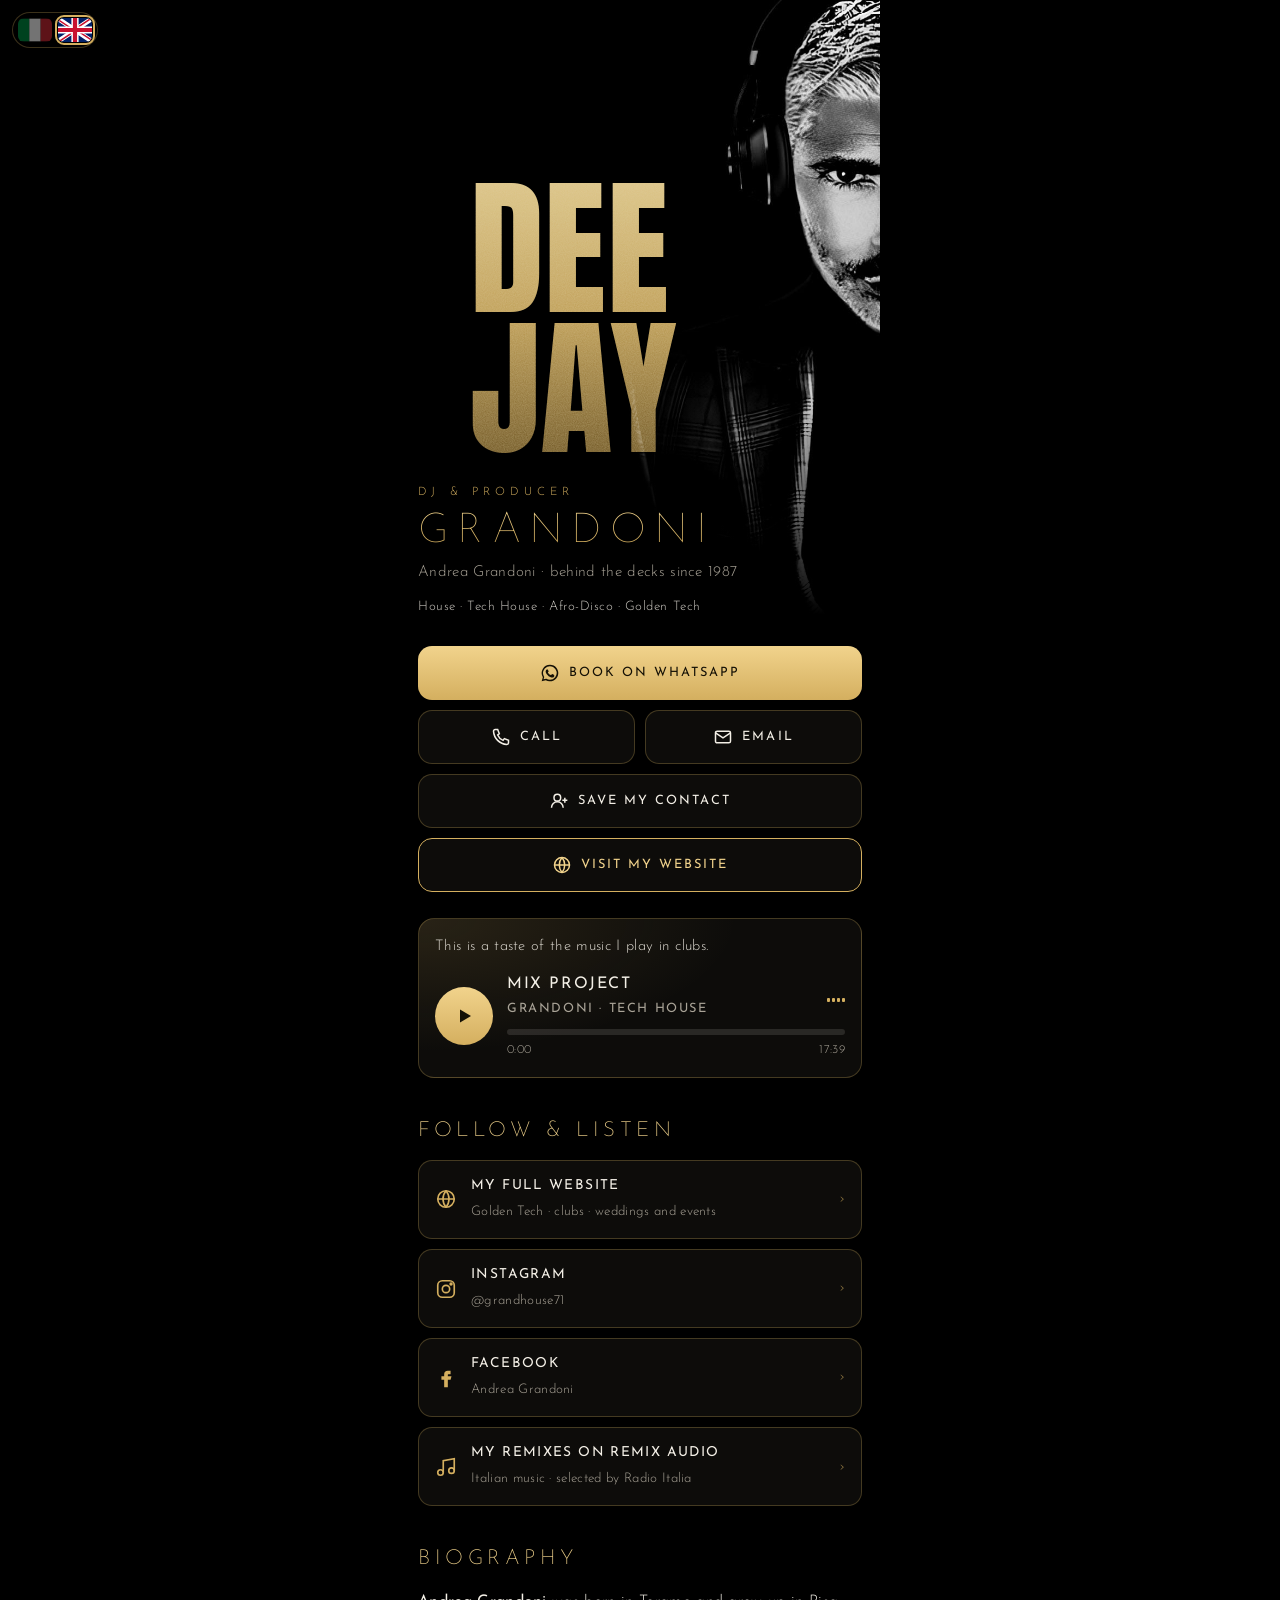
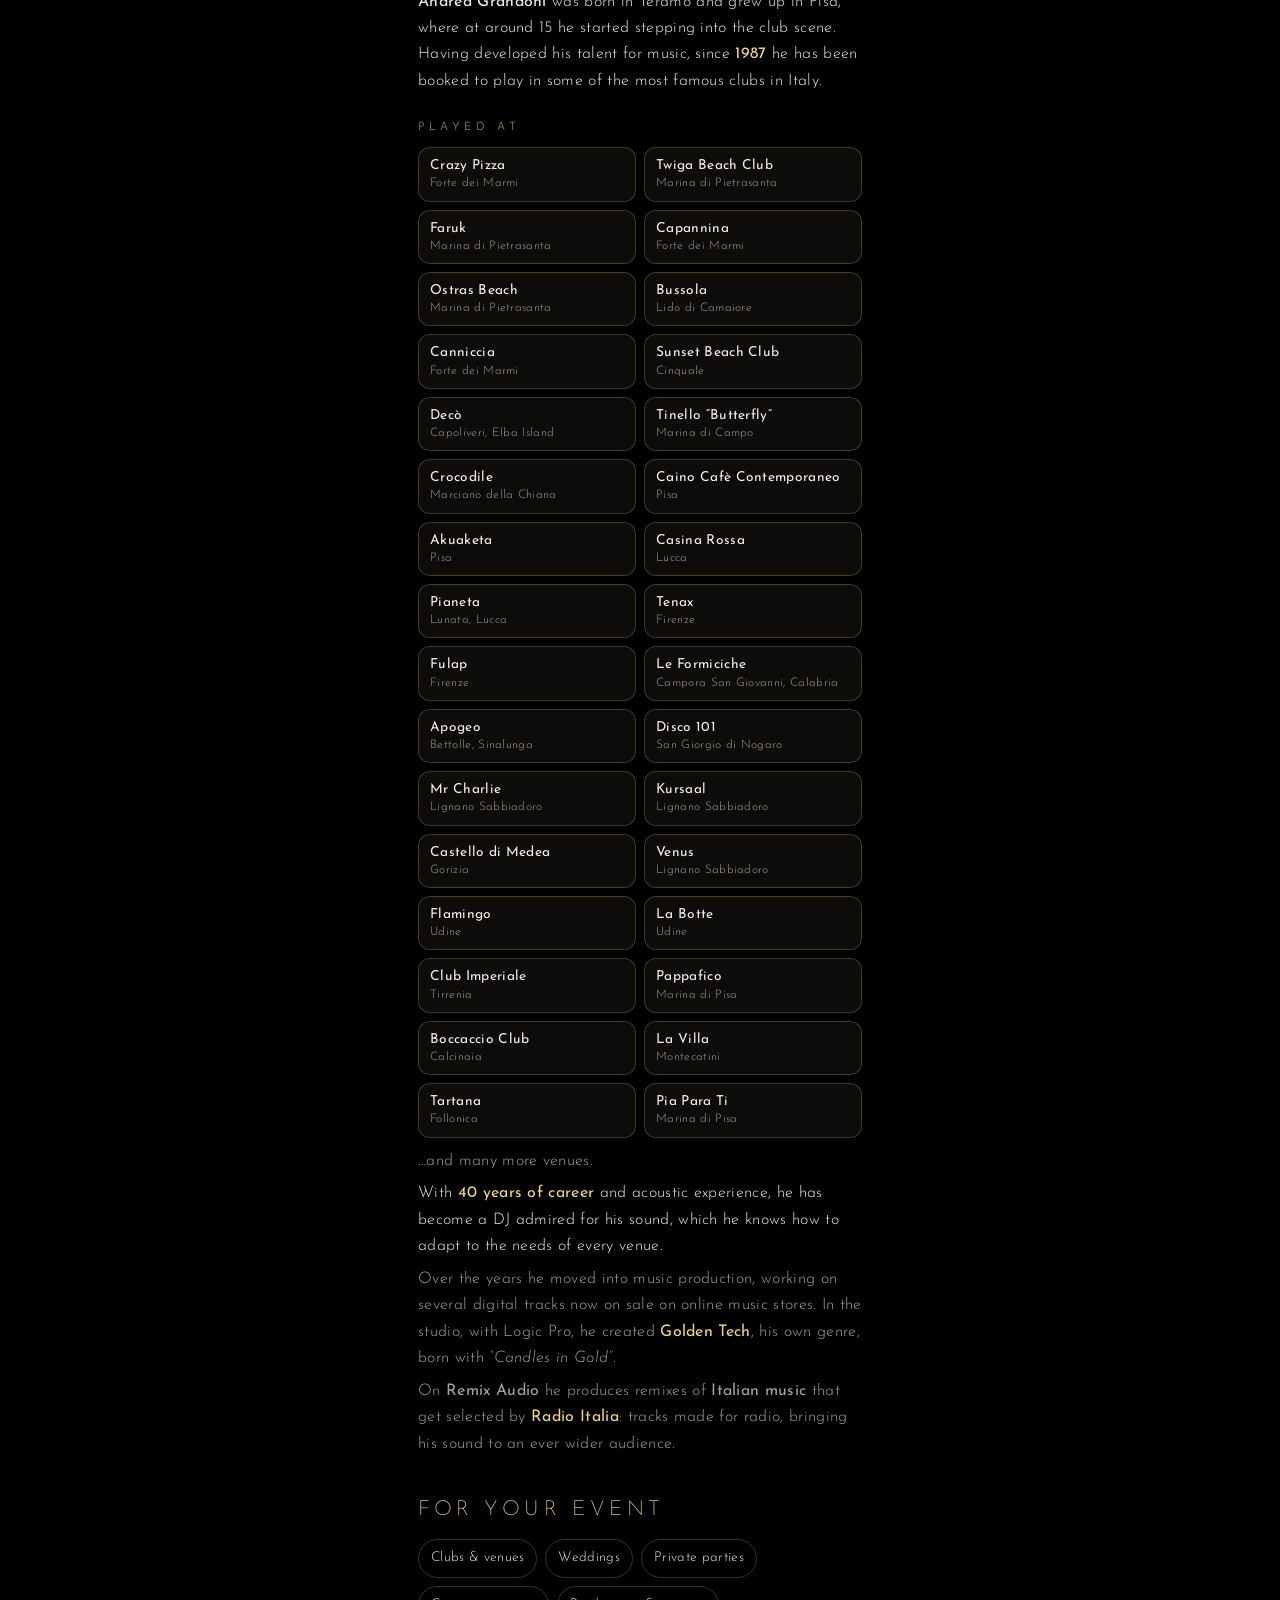
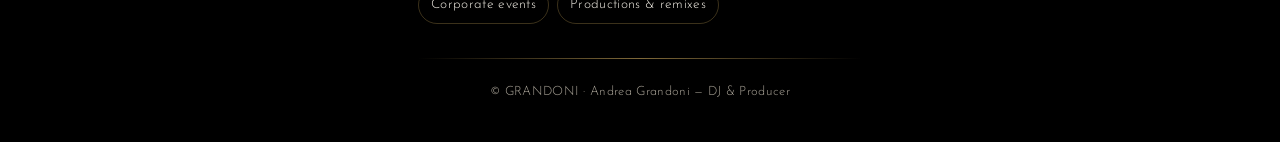
<file: index.html>
<!DOCTYPE html>
<html lang="it">
<head>
  <meta charset="utf-8" />
  <meta name="viewport" content="width=device-width, initial-scale=1, viewport-fit=cover" />
  <title>GRANDONI — DJ & Producer</title>
  <meta name="description" content="Andrea Grandoni · GRANDONI — DJ & Producer. House, Tech House, Afro-Disco e Golden Tech. Club, eventi privati, matrimoni e produzioni." />
  <meta property="og:title" content="GRANDONI — DJ & Producer" />
  <meta property="og:description" content="House · Tech House · Afro-Disco · Golden Tech — Booking per club, eventi e matrimoni." />
  <meta property="og:type" content="website" />
  <meta property="og:image" content="https://grandoniandrea.github.io/Andrea-Grandoni/assets/andrea-grandoni.jpg" />
  <meta name="theme-color" content="#000000" />
  <link rel="preconnect" href="https://fonts.googleapis.com">
  <link rel="preconnect" href="https://fonts.gstatic.com" crossorigin>
  <link href="https://fonts.googleapis.com/css2?family=Anton&family=Josefin+Sans:wght@100;200;300;400;600&display=swap" rel="stylesheet">
  <style>
    :root{
      --bg:#000; --ink:#f3efe6; --muted:#a9a397; --line:rgba(212,175,95,.28);
      --gold:#d4af5f; --gold-2:#f1d38c; --card:#0d0c0a;
    }
    *{box-sizing:border-box}
    html{-webkit-text-size-adjust:100%}
    body{margin:0;background:var(--bg);color:var(--ink);font:300 16px/1.65 "Josefin Sans",system-ui,-apple-system,sans-serif;letter-spacing:.02em}
    a{color:inherit}
    .wrap{max-width:480px;margin:0 auto;padding:0 18px 40px}

    /* HERO */
    .hero{position:relative;height:min(78vh,640px);max-width:480px;margin:0 auto;overflow:hidden}
    .hero img{position:absolute;right:-18%;top:0;height:100%;width:auto;object-fit:cover}
    .hero::after{content:"";position:absolute;inset:0;
      background:linear-gradient(90deg,#000 0 22%,rgba(0,0,0,.55) 48%,transparent 75%),
                 linear-gradient(180deg,transparent 55%,#000 96%)}
    .hero-copy{position:absolute;left:18px;right:18px;bottom:22px;z-index:1}
    .kicker{font-size:.72rem;letter-spacing:.45em;text-transform:uppercase;color:var(--gold);font-weight:300}
    h1{font-family:"Josefin Sans",sans-serif;font-weight:100;font-size:2.6rem;line-height:1.1;margin:.4rem 0 .35rem;letter-spacing:.2em;
       background:linear-gradient(180deg,var(--gold-2),var(--gold) 70%);-webkit-background-clip:text;background-clip:text;color:transparent}
    .name{color:var(--muted);font-size:.95rem;margin:0}
    .tags{margin:.7rem 0 0;font-size:.82rem;color:var(--ink);opacity:.85;letter-spacing:.04em}

    /* BUTTONS */
    .actions{display:grid;grid-template-columns:1fr 1fr;gap:10px;margin-top:6px}
    .btn{display:flex;align-items:center;justify-content:center;gap:9px;min-height:54px;padding:12px;border-radius:14px;
         text-decoration:none;font-weight:400;font-size:.8rem;text-transform:uppercase;letter-spacing:.16em;border:1px solid var(--line);background:var(--card)}
    .btn svg{width:20px;height:20px;flex:none}
    .btn.primary{grid-column:1/-1;background:linear-gradient(180deg,var(--gold-2),var(--gold));color:#141005;border:0}
    .btn.save{grid-column:1/-1}

    h2{font-family:"Josefin Sans",sans-serif;font-weight:200;font-size:1.3rem;text-transform:uppercase;letter-spacing:.22em;margin:36px 0 12px;color:var(--gold-2)}
    strong,b{font-weight:400}
    p{margin:.4rem 0}
    .muted{color:var(--muted)}

    /* LINKS */
    .links{display:flex;flex-direction:column;gap:10px}
    .link{display:flex;align-items:center;gap:14px;padding:14px 16px;border-radius:14px;background:var(--card);border:1px solid var(--line);text-decoration:none}
    .link svg{width:22px;height:22px;color:var(--gold);flex:none}
    .link b{display:block;font-weight:400;text-transform:uppercase;letter-spacing:.1em;font-size:.86rem}
    .link small{color:var(--muted)}
    .link .arrow{margin-left:auto;color:var(--gold);opacity:.7}

    .chips{display:flex;flex-wrap:wrap;gap:8px;margin-top:8px}
    .chip{padding:7px 12px;border-radius:999px;border:1px solid var(--line);font-size:.85rem}

    .gold-line{height:1px;background:linear-gradient(90deg,transparent,var(--gold),transparent);margin:34px 0 0;opacity:.6}
    footer{text-align:center;color:var(--muted);font-size:.8rem;margin-top:22px}
    .sub{font-size:.72rem;letter-spacing:.4em;text-transform:uppercase;color:var(--gold);font-weight:300;margin:24px 0 10px}
    .clubs{list-style:none;padding:0;margin:0;display:grid;grid-template-columns:1fr 1fr;gap:8px}
    .clubs li{padding:9px 11px;border-radius:12px;background:var(--card);border:1px solid var(--line);font-size:.86rem;line-height:1.25}
    .clubs b{display:block;font-weight:400}
    .clubs small{color:var(--muted);font-size:.74rem}

    /* SCRITTA DEE JAY */
    .hero{isolation:isolate}
    .dj{position:absolute;z-index:1;left:70px;top:28%;margin:0;pointer-events:none;
        font-family:Anton,Impact,sans-serif;font-weight:400;font-size:150px;line-height:.93;
        mix-blend-mode:screen;opacity:.9;
        background:url("data:image/svg+xml,%3Csvg xmlns='http://www.w3.org/2000/svg' width='160' height='160'%3E%3Cfilter id='n'%3E%3CfeTurbulence type='fractalNoise' baseFrequency='.9' numOctaves='2' stitchTiles='stitch'/%3E%3CfeColorMatrix values='0 0 0 0 .95 0 0 0 0 .82 0 0 0 0 .5 0 0 0 .35 0'/%3E%3C/filter%3E%3Crect width='100%25' height='100%25' filter='url(%23n)'/%3E%3C/svg%3E"),linear-gradient(180deg,#f6dc98 0%,#d4af5f 50%,#7a5e26 100%);
        -webkit-background-clip:text;background-clip:text;-webkit-text-fill-color:transparent}

    /* LINGUA */
    .lang{position:fixed;z-index:20;top:max(12px,env(safe-area-inset-top));left:12px;display:flex;gap:6px;padding:5px;border-radius:999px;
          background:rgba(0,0,0,.55);border:1px solid var(--line);-webkit-backdrop-filter:blur(8px);backdrop-filter:blur(8px)}
    .lang button{all:unset;cursor:pointer;display:block;width:34px;height:24px;border-radius:6px;overflow:hidden;opacity:.45;
          outline:2px solid transparent;outline-offset:1px;transition:opacity .2s,outline-color .2s}
    .lang button svg{display:block;width:100%;height:100%}
    .lang button[aria-pressed="true"]{opacity:1;outline-color:var(--gold)}
    .lang button:focus-visible{outline-color:var(--gold-2)}

    /* PLAYER */
    .player{margin-top:26px;padding:16px;border-radius:16px;border:1px solid var(--line);
      background:radial-gradient(120% 140% at 0% 0%,rgba(212,175,95,.14),transparent 60%),var(--card)}
    .player .lead{margin:0 0 12px;font-size:.92rem;color:var(--ink);opacity:.9}
    .player .row{display:flex;align-items:center;gap:14px}
    .pbtn{all:unset;cursor:pointer;flex:none;width:58px;height:58px;border-radius:50%;display:grid;place-items:center;
      background:linear-gradient(180deg,var(--gold-2),var(--gold));color:#141005;box-shadow:0 0 0 0 rgba(212,175,95,.5)}
    .pbtn:focus-visible{outline:2px solid var(--gold-2);outline-offset:3px}
    .pbtn svg{width:24px;height:24px}
    .player.playing .pbtn{animation:pulse 2s infinite}
    @keyframes pulse{70%{box-shadow:0 0 0 12px rgba(212,175,95,0)}100%{box-shadow:0 0 0 0 rgba(212,175,95,0)}}
    .pinfo{flex:1;min-width:0}
    .ptitle{display:flex;align-items:center;gap:8px;font-weight:400;text-transform:uppercase;letter-spacing:.1em}
    .ptitle small{display:block;color:var(--muted);font-weight:400;font-size:.8rem}
    .eq{display:flex;align-items:flex-end;gap:2px;height:14px;margin-left:auto}
    .eq i{width:3px;height:30%;background:var(--gold);border-radius:1px}
    .player.playing .eq i{animation:eq .9s ease-in-out infinite alternate}
    .eq i:nth-child(2){animation-delay:-.3s!important}.eq i:nth-child(3){animation-delay:-.6s!important}.eq i:nth-child(4){animation-delay:-.15s!important}
    @keyframes eq{from{height:20%}to{height:100%}}
    .bar{position:relative;height:6px;margin-top:10px;border-radius:99px;background:rgba(243,239,230,.12);cursor:pointer;touch-action:none}
    .bar::before{content:"";position:absolute;inset:-10px 0}
    .fill{position:absolute;left:0;top:0;bottom:0;width:0;border-radius:99px;background:linear-gradient(90deg,var(--gold),var(--gold-2))}
    .times{display:flex;justify-content:space-between;margin-top:6px;font-size:.75rem;color:var(--muted);font-variant-numeric:tabular-nums}
    @media (prefers-reduced-motion:reduce){.player.playing .pbtn,.player.playing .eq i{animation:none}}
  </style>
</head>
<body>

  <nav class="lang" aria-label="Lingua / Language">
    <button type="button" data-lang="it" aria-pressed="true" aria-label="Italiano" title="Italiano"><svg viewBox="0 0 3 2" aria-hidden="true"><rect width="1" height="2" fill="#009246"/><rect x="1" width="1" height="2" fill="#fff"/><rect x="2" width="1" height="2" fill="#ce2b37"/></svg></button>
    <button type="button" data-lang="en" aria-pressed="false" aria-label="English" title="English"><svg viewBox="0 0 60 40" preserveAspectRatio="xMidYMid slice" aria-hidden="true"><clipPath id="ukt"><path d="M30,20h30v20zv20h-30zh-30v-20zv-20h30z"/></clipPath><rect width="60" height="40" fill="#012169"/><path d="M0,0L60,40M60,0L0,40" stroke="#fff" stroke-width="8"/><path d="M0,0L60,40M60,0L0,40" clip-path="url(#ukt)" stroke="#C8102E" stroke-width="5"/><path d="M30,0v40M0,20h60" stroke="#fff" stroke-width="12"/><path d="M30,0v40M0,20h60" stroke="#C8102E" stroke-width="7"/></svg></button>
  </nav>

  <header class="hero">
    <img src="assets/andrea-grandoni-dj.jpg" alt="Andrea Grandoni con le cuffie" />
    <div class="dj" aria-hidden="true">DEE<br>JAY</div>
    <div class="hero-copy">
      <div class="kicker">DJ &amp; Producer</div>
      <h1>GRANDONI</h1>
      <p class="name" data-i18n="since">Andrea Grandoni · dal 1987 in consolle</p>
      <p class="tags">House · Tech House · Afro-Disco · Golden Tech</p>
    </div>
  </header>

  <main class="wrap">

    <div class="actions">
      <a class="btn primary" id="wa" href="https://wa.me/393206111356?text=Ciao%20Andrea%2C%20vorrei%20informazioni%20per%20una%20serata">
        <svg viewBox="0 0 24 24" fill="currentColor" aria-hidden="true"><path d="M12 2a10 10 0 0 0-8.6 15.1L2 22l5-1.3A10 10 0 1 0 12 2zm0 18.2c-1.6 0-3.1-.4-4.4-1.2l-.3-.2-3 .8.8-2.9-.2-.3A8.2 8.2 0 1 1 12 20.2zm4.5-6.1c-.2-.1-1.5-.7-1.7-.8-.2-.1-.4-.1-.6.1l-.8 1c-.1.2-.3.2-.5.1a6.7 6.7 0 0 1-3.3-2.9c-.2-.4.2-.4.7-1.3.1-.2 0-.3 0-.4l-.8-1.8c-.2-.5-.4-.4-.6-.4h-.5c-.2 0-.4.1-.7.3-.2.3-.9.9-.9 2.2s.9 2.5 1 2.7c.1.2 1.8 2.8 4.4 3.9 1.6.7 2.3.8 3.1.6.5-.1 1.5-.6 1.7-1.2.2-.6.2-1.1.2-1.2-.1 0-.3-.1-.5-.2z"/></svg>
        <span data-i18n="wa">Prenota su WhatsApp</span>
      </a>
      <a class="btn" href="tel:+393206111356">
        <svg viewBox="0 0 24 24" fill="none" stroke="currentColor" stroke-width="1.8" aria-hidden="true"><path d="M5 3h3l2 5-2 1.5a12 12 0 0 0 6.5 6.5L16 14l5 2v3a2 2 0 0 1-2 2A17 17 0 0 1 3 5a2 2 0 0 1 2-2z"/></svg>
        <span data-i18n="call">Chiama</span>
      </a>
      <a class="btn" id="mail" href="mailto:grandoniandrea1@gmail.com?subject=Richiesta%20booking%20GRANDONI">
        <svg viewBox="0 0 24 24" fill="none" stroke="currentColor" stroke-width="1.8" aria-hidden="true"><rect x="3" y="5" width="18" height="14" rx="2"/><path d="m3 7 9 6 9-6"/></svg>
        Email
      </a>
      <a class="btn save" href="contatto.vcf" download="Andrea-Grandoni.vcf">
        <svg viewBox="0 0 24 24" fill="none" stroke="currentColor" stroke-width="1.8" aria-hidden="true"><circle cx="10" cy="8" r="4"/><path d="M3 20a7 7 0 0 1 14 0M19 8v6M16 11h6"/></svg>
        <span data-i18n="save">Salva il mio contatto</span>
      </a>
      <a class="btn save" href="https://grandoniandrea.github.io/Andrea-Grandoni/sito/" style="border-color:var(--gold);color:var(--gold-2)">
        <svg viewBox="0 0 24 24" fill="none" stroke="currentColor" stroke-width="1.8" aria-hidden="true"><circle cx="12" cy="12" r="9"/><path d="M3 12h18M12 3a14 14 0 0 1 0 18M12 3a14 14 0 0 0 0 18"/></svg>
        <span data-i18n="siteBtn">Visita il mio sito</span>
      </a>
    </div>

    <section class="player" id="player" aria-label="Mix GRANDONI">
      <p class="lead" data-i18n="mixLead">Questo è un assaggio del prodotto musicale che faccio nei club.</p>
      <div class="row">
        <button class="pbtn" id="pbtn" type="button" aria-label="Play">
          <svg id="icoPlay" viewBox="0 0 24 24" fill="currentColor" aria-hidden="true"><path d="M8 5.5v13l11-6.5z"/></svg>
          <svg id="icoPause" viewBox="0 0 24 24" fill="currentColor" aria-hidden="true" style="display:none"><path d="M7 5h4v14H7zM13 5h4v14h-4z"/></svg>
        </button>
        <div class="pinfo">
          <div class="ptitle"><span>Mix Project<small data-i18n="mixSub">GRANDONI · Tech House</small></span><span class="eq" aria-hidden="true"><i></i><i></i><i></i><i></i></span></div>
          <div class="bar" id="pbar" role="slider" tabindex="0" aria-label="Posizione" aria-valuemin="0" aria-valuemax="100" aria-valuenow="0"><div class="fill" id="pfill"></div></div>
          <div class="times"><span id="tcur">0:00</span><span id="tdur">17:39</span></div>
        </div>
      </div>
      <audio id="paudio" src="assets/audio/grandoni-mix.mp3" preload="none"></audio>
    </section>

    <h2 data-i18n="follow">Seguimi &amp; ascolta</h2>
    <div class="links">
      <a class="link" href="https://grandoniandrea.github.io/Andrea-Grandoni/sito/">
        <svg viewBox="0 0 24 24" fill="none" stroke="currentColor" stroke-width="1.8" aria-hidden="true"><circle cx="12" cy="12" r="9"/><path d="M3 12h18M12 3a14 14 0 0 1 0 18M12 3a14 14 0 0 0 0 18"/></svg>
        <span><b data-i18n="siteT">Il mio sito completo</b><small data-i18n="siteS">Golden Tech · club · matrimoni ed eventi</small></span><span class="arrow">›</span>
      </a>
      <a class="link" href="https://www.instagram.com/grandhouse71">
        <svg viewBox="0 0 24 24" fill="none" stroke="currentColor" stroke-width="1.8" aria-hidden="true"><rect x="3" y="3" width="18" height="18" rx="5"/><circle cx="12" cy="12" r="4"/><circle cx="17.5" cy="6.5" r="1" fill="currentColor"/></svg>
        <span><b>Instagram</b><small>@grandhouse71</small></span><span class="arrow">›</span>
      </a>
      <a class="link" href="https://www.facebook.com/share/19fJLy5DnR/">
        <svg viewBox="0 0 24 24" fill="currentColor" aria-hidden="true"><path d="M14 8h3V4h-3a4 4 0 0 0-4 4v2H7v4h3v8h4v-8h3l1-4h-4V8.5c0-.3.2-.5.5-.5z"/></svg>
        <span><b>Facebook</b><small>Andrea Grandoni</small></span><span class="arrow">›</span>
      </a>
      <a class="link" href="https://remix.audio/profile/grandhouse">
        <svg viewBox="0 0 24 24" fill="none" stroke="currentColor" stroke-width="1.8" aria-hidden="true"><path d="M9 18V5l12-2v13"/><circle cx="6" cy="18" r="3"/><circle cx="18" cy="16" r="3"/></svg>
        <span><b data-i18n="remixT">I miei remix su Remix Audio</b><small data-i18n="remixS">Musica italiana · selezionati da Radio Italia</small></span><span class="arrow">›</span>
      </a>
    </div>

    <h2 data-i18n="bio">Biografia</h2>
    <p data-i18n="bio1"><strong>Andrea Grandoni</strong> nasce a Teramo e cresce a Pisa, dove intorno ai 15 anni comincia a entrare nel mondo delle discoteche. Sviluppato il suo talento per la musica, dal <strong style="color:var(--gold-2)">1987</strong> a oggi viene chiamato a suonare nei club più famosi d’Italia.</p>

    <h3 class="sub" data-i18n="played">Ha suonato in</h3>
    <ul class="clubs">
      <li><b>Crazy Pizza</b><small>Forte dei Marmi</small></li>
      <li><b>Twiga Beach Club</b><small>Marina di Pietrasanta</small></li>
      <li><b>Faruk</b><small>Marina di Pietrasanta</small></li>
      <li><b>Capannina</b><small>Forte dei Marmi</small></li>
      <li><b>Ostras Beach</b><small>Marina di Pietrasanta</small></li>
      <li><b>Bussola</b><small>Lido di Camaiore</small></li>
      <li><b>Canniccia</b><small>Forte dei Marmi</small></li>
      <li><b>Sunset Beach Club</b><small>Cinquale</small></li>
      <li><b>Decò</b><small data-i18n="elba">Capoliveri, Isola d’Elba</small></li>
      <li><b>Tinello “Butterfly”</b><small>Marina di Campo</small></li>
      <li><b>Crocodile</b><small>Marciano della Chiana</small></li>
      <li><b>Caino Cafè Contemporaneo</b><small>Pisa</small></li>
      <li><b>Akuaketa</b><small>Pisa</small></li>
      <li><b>Casina Rossa</b><small>Lucca</small></li>
      <li><b>Pianeta</b><small>Lunata, Lucca</small></li>
      <li><b>Tenax</b><small>Firenze</small></li>
      <li><b>Fulap</b><small>Firenze</small></li>
      <li><b>Le Formiciche</b><small>Campora San Giovanni, Calabria</small></li>
      <li><b>Apogeo</b><small>Bettolle, Sinalunga</small></li>
      <li><b>Disco 101</b><small>San Giorgio di Nogaro</small></li>
      <li><b>Mr Charlie</b><small>Lignano Sabbiadoro</small></li>
      <li><b>Kursaal</b><small>Lignano Sabbiadoro</small></li>
      <li><b>Castello di Medea</b><small>Gorizia</small></li>
      <li><b>Venus</b><small>Lignano Sabbiadoro</small></li>
      <li><b>Flamingo</b><small>Udine</small></li>
      <li><b>La Botte</b><small>Udine</small></li>
      <li><b>Club Imperiale</b><small>Tirrenia</small></li>
      <li><b>Pappafico</b><small>Marina di Pisa</small></li>
      <li><b>Boccaccio Club</b><small>Calcinaia</small></li>
      <li><b>La Villa</b><small>Montecatini</small></li>
      <li><b>Tartana</b><small>Follonica</small></li>
      <li><b>Pia Para Ti</b><small>Marina di Pisa</small></li>
    </ul>
    <p class="muted" style="margin-top:10px" data-i18n="more">…e tanti altri locali.</p>

    <p data-i18n="bio2">In <strong style="color:var(--gold-2)">40 anni di carriera</strong> e di esperienza acustica è diventato un DJ ammirato per il suo sound, che sa adattare alle esigenze di ogni locale.</p>
    <p class="muted" data-i18n="bio3">Negli anni si affaccia al mondo delle produzioni discografiche, lavorando su diverse tracce digitali oggi in vendita sui portali musicali online. In studio, con Logic Pro, ha creato il <strong style="color:var(--gold-2)">Golden Tech</strong>, il suo genere, nato con <em>“Candles in Gold”</em>.</p>
    <p class="muted" data-i18n="bio4">Su <strong>Remix Audio</strong> produce remix di <strong>musica italiana</strong> che vengono selezionati da <strong style="color:var(--gold-2)">Radio Italia</strong>: brani pensati per la radio, che portano il suo sound a un pubblico sempre più ampio.</p>

    <h2 data-i18n="event">Per il tuo evento</h2>
    <div class="chips">
      <span class="chip" data-i18n="c1">Club &amp; locali</span>
      <span class="chip" data-i18n="c2">Matrimoni</span>
      <span class="chip" data-i18n="c3">Feste private</span>
      <span class="chip" data-i18n="c4">Eventi aziendali</span>
      <span class="chip" data-i18n="c5">Produzioni &amp; remix</span>
    </div>

    <div class="gold-line"></div>
    <footer>© GRANDONI · Andrea Grandoni — DJ &amp; Producer</footer>
  </main>

  <script>
  (function(){
    var EN={
      since:'Andrea Grandoni · behind the decks since 1987',
      wa:'Book on WhatsApp', call:'Call', save:'Save my contact',
      follow:'Follow &amp; listen', siteT:'My full website', siteBtn:'Visit my website', siteS:'Golden Tech · clubs · weddings and events',
      remixT:'My remixes on Remix Audio', remixS:'Italian music · selected by Radio Italia',
      bio:'Biography',
      bio1:'<strong>Andrea Grandoni</strong> was born in Teramo and grew up in Pisa, where at around 15 he started stepping into the club scene. Having developed his talent for music, since <strong style="color:var(--gold-2)">1987</strong> he has been booked to play in some of the most famous clubs in Italy.',
      played:'Played at', elba:'Capoliveri, Elba Island', more:'…and many more venues.',
      bio2:'With <strong style="color:var(--gold-2)">40 years of career</strong> and acoustic experience, he has become a DJ admired for his sound, which he knows how to adapt to the needs of every venue.',
      bio3:'Over the years he moved into music production, working on several digital tracks now on sale on online music stores. In the studio, with Logic Pro, he created <strong style="color:var(--gold-2)">Golden Tech</strong>, his own genre, born with <em>“Candles in Gold”</em>.',
      bio4:'On <strong>Remix Audio</strong> he produces remixes of <strong>Italian music</strong> that get selected by <strong style="color:var(--gold-2)">Radio Italia</strong>: tracks made for radio, bringing his sound to an ever wider audience.',
      mixLead:'This is a taste of the music I play in clubs.', mixSub:'GRANDONI · Tech House',
      event:'For your event', c1:'Clubs &amp; venues', c2:'Weddings', c3:'Private parties', c4:'Corporate events', c5:'Productions &amp; remixes'
    };
    var IT={}, nodes=document.querySelectorAll('[data-i18n]');
    nodes.forEach(function(n){ IT[n.getAttribute('data-i18n')]=n.innerHTML; });
    var wa=document.getElementById('wa'), mail=document.getElementById('mail'), img=document.querySelector('.hero img');
    var LINK={
      it:{wa:wa.href, mail:mail.href, alt:img.alt},
      en:{wa:'https://wa.me/393206111356?text=Hi%20Andrea%2C%20I%27d%20like%20some%20info%20about%20booking%20you%20for%20an%20event',
          mail:'mailto:grandoniandrea1@gmail.com?subject=GRANDONI%20booking%20request', alt:'Andrea Grandoni wearing headphones'}
    };
    function set(lang){
      var D=lang==='en'?EN:IT;
      nodes.forEach(function(n){ var k=n.getAttribute('data-i18n'); if(D[k]) n.innerHTML=D[k]; });
      wa.href=LINK[lang].wa; mail.href=LINK[lang].mail; img.alt=LINK[lang].alt;
      document.documentElement.lang=lang;
      document.querySelectorAll('.lang button').forEach(function(b){ b.setAttribute('aria-pressed', b.getAttribute('data-lang')===lang); });
      try{ localStorage.setItem('lang',lang); }catch(e){}
    }
    document.querySelectorAll('.lang button').forEach(function(b){ b.addEventListener('click',function(){ set(b.getAttribute('data-lang')); }); });
    var start='it';
    try{ var q=new URLSearchParams(location.search).get('lang'); var s=localStorage.getItem('lang');
         start = q==='en'||q==='it' ? q : (s || ((navigator.language||'it').toLowerCase().indexOf('it')===0 ? 'it' : 'en')); }catch(e){}
    if(start!=='it') set(start);
  })();
  </script>
  <script>
  (function(){
    var a=document.getElementById('paudio'),b=document.getElementById('pbtn'),box=document.getElementById('player'),
        bar=document.getElementById('pbar'),fill=document.getElementById('pfill'),cur=document.getElementById('tcur'),dur=document.getElementById('tdur'),
        ip=document.getElementById('icoPlay'),ipa=document.getElementById('icoPause'),D=1059;
    function f(t){t=Math.max(0,Math.floor(t||0));return Math.floor(t/60)+':'+('0'+t%60).slice(-2);}
    function ui(){var on=!a.paused;box.classList.toggle('playing',on);ip.style.display=on?'none':'';ipa.style.display=on?'':'none';b.setAttribute('aria-label',on?'Pausa':'Play');}
    b.addEventListener('click',function(){ if(a.paused){a.play().catch(function(){});} else a.pause(); });
    a.addEventListener('play',ui);a.addEventListener('pause',ui);a.addEventListener('ended',ui);
    a.addEventListener('loadedmetadata',function(){ if(isFinite(a.duration)){D=a.duration;dur.textContent=f(D);} });
    a.addEventListener('timeupdate',function(){var p=a.currentTime/D*100;fill.style.width=p+'%';cur.textContent=f(a.currentTime);bar.setAttribute('aria-valuenow',Math.round(p));});
    function seek(x){var r=bar.getBoundingClientRect(),p=Math.min(1,Math.max(0,(x-r.left)/r.width));a.currentTime=p*D;fill.style.width=p*100+'%';cur.textContent=f(p*D);}
    var drag=false;
    bar.addEventListener('pointerdown',function(e){drag=true;bar.setPointerCapture(e.pointerId);if(a.preload==='none')a.preload='metadata';seek(e.clientX);});
    bar.addEventListener('pointermove',function(e){if(drag)seek(e.clientX);});
    bar.addEventListener('pointerup',function(){drag=false;});
    bar.addEventListener('keydown',function(e){if(e.key==='ArrowRight')a.currentTime=Math.min(D,a.currentTime+15);if(e.key==='ArrowLeft')a.currentTime=Math.max(0,a.currentTime-15);});
  })();
  </script>
</body>
</html>
</file>
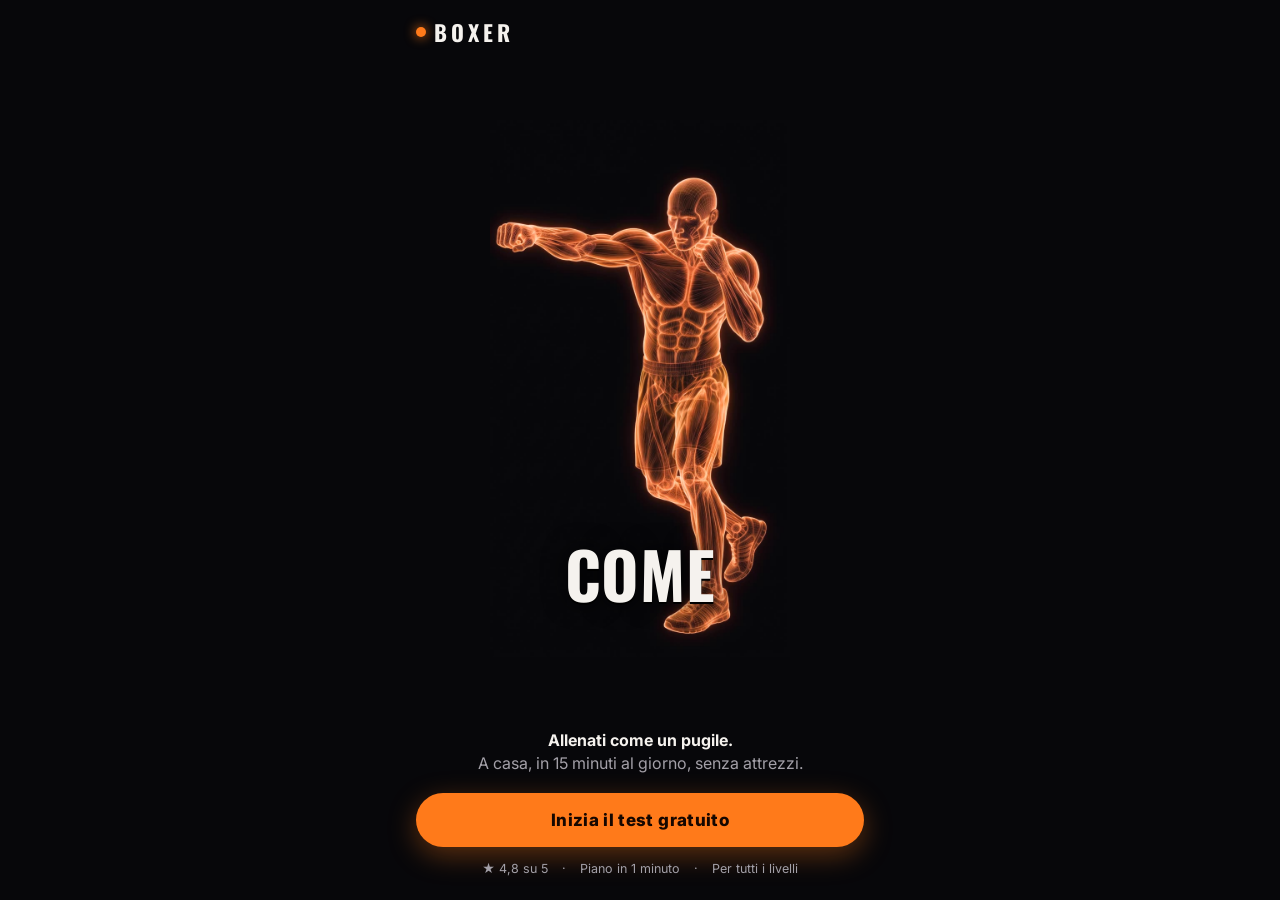
<file: boxer/index.html>
<!doctype html>
<html lang="it">
<head>
<meta charset="utf-8">
<meta name="viewport" content="width=device-width,initial-scale=1,viewport-fit=cover">
<meta name="apple-mobile-web-app-capable" content="yes">
<meta name="mobile-web-app-capable" content="yes">
<meta name="apple-mobile-web-app-status-bar-style" content="black-translucent">
<meta name="apple-mobile-web-app-title" content="Boxer">
<meta name="theme-color" content="#07070a">
<title>Boxer</title>
<link rel="apple-touch-icon" href="icon-192.png">
<link rel="icon" href="icon-192.png">
<link rel="preconnect" href="https://fonts.googleapis.com">
<link rel="preconnect" href="https://fonts.gstatic.com" crossorigin>
<link rel="stylesheet" href="https://fonts.googleapis.com/css2?family=Oswald:wght@500;700&family=Inter:wght@400;600;800&display=swap">
<style>
:root{
  --bg:#07070a; --bg2:#111116; --card:#16161b; --line:#2a2a31;
  --text:#f5f2ee; --muted:#a3a0a8;
  --or:#ff7a1a; --or2:#ff9a3c; --or-dim:rgba(255,122,26,.16);
  --cream:#f3efe6; --cream2:#e8e2d5; --ink:#16161a; --ink-muted:#6b6660;
  --ok:#3ccf7a; --err:#ff5a4f;
  --head:'Oswald','Arial Narrow',Impact,system-ui,sans-serif;
  --body:'Inter',system-ui,-apple-system,'Segoe UI',sans-serif;
  --r:18px;
  --safe-t:env(safe-area-inset-top,0px); --safe-b:env(safe-area-inset-bottom,0px);
}
*{box-sizing:border-box;-webkit-tap-highlight-color:transparent}
[hidden]{display:none!important}
html,body{margin:0;background:var(--bg);color:var(--text);font-family:var(--body);overflow-x:hidden}
body{min-height:100dvh}
button{font:inherit;color:inherit;border:0;background:none;cursor:pointer}
button:focus-visible,input:focus-visible,summary:focus-visible{outline:3px solid var(--or2);outline-offset:2px}
.app{max-width:480px;margin:0 auto;min-height:100dvh;position:relative}

[data-screen]{display:none;min-height:100dvh;padding:calc(16px + var(--safe-t)) 16px calc(24px + var(--safe-b));flex-direction:column}
[data-screen].active{display:flex;animation:enter .28s ease-out}
@keyframes enter{from{opacity:0;transform:translateY(8px)}to{opacity:1;transform:none}}

.btn{display:block;width:100%;padding:17px 20px;border-radius:999px;background:var(--or);color:#160700;font-weight:800;font-size:17px;letter-spacing:.02em;text-align:center;box-shadow:0 8px 28px rgba(255,122,26,.35);transition:transform .1s,opacity .2s}
.btn:active{transform:scale(.98)}
.btn:disabled{opacity:.35;box-shadow:none;cursor:default}
.btn.ghost{background:transparent;color:var(--text);border:1px solid var(--line);box-shadow:none}
.foot{margin-top:auto;padding-top:16px;position:sticky;bottom:calc(12px + var(--safe-b))}

.logo{font-family:var(--head);font-weight:700;font-size:22px;letter-spacing:.18em;display:flex;align-items:center;gap:8px;user-select:none;-webkit-user-select:none}
.logo i{width:10px;height:10px;border-radius:50%;background:var(--or);box-shadow:0 0 12px var(--or)}

.fighter svg{width:100%;height:auto;display:block;filter:drop-shadow(0 0 3px var(--or)) drop-shadow(0 0 14px rgba(255,122,26,.55))}
.fighter img,.athlete-img{width:100%;height:auto;display:block;mix-blend-mode:screen;user-select:none;-webkit-user-select:none;transform-origin:50% 100%;animation:bounce .85s ease-in-out infinite}
@keyframes bounce{0%,100%{transform:translateY(0) rotate(0deg) scale(1);filter:brightness(1)}25%{transform:translateY(-2.2%) rotate(-.8deg) scale(1.01);filter:brightness(1.1)}50%{transform:translateY(0) rotate(0deg) scale(1)}75%{transform:translateY(-1.6%) rotate(.8deg) scale(1.008);filter:brightness(1.06)}}
.fighter img.hit{animation:hit .3s ease-out}
@keyframes hit{0%{transform:scale(1);filter:brightness(1)}30%{transform:scale(1.08) translate(-4%,-1%) rotate(-2deg);filter:brightness(1.7)}100%{transform:scale(1);filter:brightness(1)}}
.athlete-thumb{width:100%;height:100%;object-fit:cover;display:block}

/* Welcome */
.welcome-stage{position:relative;flex:1;display:flex;align-items:center;justify-content:center;min-height:380px}
.welcome-stage .fighter{width:min(72vw,300px)}
.bigword{position:absolute;left:0;right:0;bottom:16%;text-align:center;font-family:var(--head);font-weight:700;font-size:clamp(44px,14vw,64px);letter-spacing:.01em;text-transform:uppercase;text-shadow:0 2px 0 #000,0 0 24px rgba(0,0,0,.9);pointer-events:none}
.bigword span{display:inline-block;animation:pop .32s ease-out}
@keyframes pop{from{opacity:0;transform:scale(.8)}to{opacity:1;transform:none}}
.tagline{text-align:center;color:var(--muted);font-size:16px;line-height:1.45;margin:0 0 18px}
.tagline b{color:var(--text)}
.proof{display:flex;justify-content:center;gap:14px;font-size:12.5px;color:var(--muted);margin-top:14px;flex-wrap:wrap}
.proof span{white-space:nowrap}

/* Quiz */
.qtop{display:flex;align-items:center;gap:12px;margin-bottom:22px}
.qtop .back{width:40px;height:40px;border-radius:50%;display:grid;place-items:center;background:var(--bg2);font-size:20px;flex:none}
.bar{flex:1;height:6px;border-radius:3px;background:var(--line);overflow:hidden}
.bar i{display:block;height:100%;background:var(--or);border-radius:3px;transition:width .3s}
.qstep{font-size:12px;color:var(--muted);min-width:42px;text-align:right}
#q-title{font-family:var(--head);font-weight:700;font-size:clamp(26px,8vw,32px);line-height:1.12;margin:0 0 8px;text-transform:uppercase}
.qhint{color:var(--muted);margin:0 0 20px;font-size:15px}
.opts{display:grid;gap:10px}
.opt{display:flex;align-items:center;gap:14px;width:100%;padding:18px;border-radius:var(--r);background:var(--card);border:2px solid transparent;font-size:17px;font-weight:600;text-align:left;transition:border-color .15s,background .15s}
.opt .em{font-size:24px;width:30px;text-align:center}
.opt.sel{border-color:var(--or);background:var(--or-dim)}
.opt .tick{margin-left:auto;width:22px;height:22px;border-radius:6px;border:2px solid var(--line);display:grid;place-items:center;font-size:13px;color:transparent}
.opt.sel .tick{background:var(--or);border-color:var(--or);color:#160700}
.numwrap{display:flex;align-items:baseline;justify-content:center;gap:10px;margin:30px 0 8px}
#num{width:min(60vw,220px);font:700 64px var(--head);background:transparent;border:0;border-bottom:3px solid var(--or);color:var(--text);text-align:center;padding:4px 0;outline:none;-moz-appearance:textfield}
#num::-webkit-outer-spin-button,#num::-webkit-inner-spin-button{-webkit-appearance:none}
.unit{font:600 22px var(--body);color:var(--muted)}
#q-error{color:var(--err);text-align:center;min-height:22px;font-size:14px;margin:6px 0 0}
#q-error{visibility:visible}
.bmi-hint{text-align:center;color:var(--muted);font-size:14px;margin-top:10px}
.info-card{background:var(--card);border-radius:var(--r);padding:20px;text-align:center}
.info-card .fighter{width:130px;margin:0 auto 8px}
.info-card p{font-size:17px;line-height:1.5;margin:0}

/* Building */
.build{flex:1;display:flex;flex-direction:column;align-items:center;justify-content:center;text-align:center;gap:20px}
.ring{position:relative;width:180px;height:180px}
.ring svg{transform:rotate(-90deg)}
.ring b{position:absolute;inset:0;display:grid;place-items:center;font:700 44px var(--head)}
.checks{list-style:none;padding:0;margin:0;text-align:left;display:grid;gap:10px;width:100%;max-width:320px}
.checks li{display:flex;gap:10px;align-items:center;color:var(--muted);transition:color .3s}
.checks li i{width:22px;height:22px;border-radius:50%;border:2px solid var(--line);display:grid;place-items:center;font-size:12px;font-style:normal;flex:none}
.checks li.done{color:var(--text)}
.checks li.done i{background:var(--or);border-color:var(--or);color:#160700}
.review{background:var(--card);border-radius:var(--r);padding:16px;max-width:340px;min-height:112px;text-align:left}
.review .stars{color:var(--or);letter-spacing:2px}
.review p{margin:6px 0;font-size:14.5px;line-height:1.45}
.review small{color:var(--muted)}

/* Plan */
.h1{font-family:var(--head);font-weight:700;font-size:clamp(26px,8vw,32px);line-height:1.12;text-transform:uppercase;margin:6px 0 8px}
.h1 em{font-style:normal;color:var(--or)}
.sub{color:var(--muted);margin:0 0 18px;font-size:15.5px;line-height:1.45}
.card{background:var(--card);border-radius:var(--r);padding:16px;margin-bottom:12px}
.card h3{margin:0 0 10px;font-size:13px;letter-spacing:.08em;text-transform:uppercase;color:var(--muted);font-weight:600}
.bmi-row{display:flex;align-items:baseline;gap:10px}
#bmi-value{font:700 40px var(--head)}
.pill{font-size:13px;font-weight:700;padding:4px 10px;border-radius:999px;background:var(--or-dim);color:var(--or2)}
.gauge{position:relative;height:10px;border-radius:5px;margin:14px 0 6px;background:linear-gradient(90deg,#4aa3ff 0 14%,#3ccf7a 14% 40%,#ffc43c 40% 60%,#ff5a4f 60%)}
.gauge i{position:absolute;top:-5px;width:4px;height:20px;border-radius:2px;background:#fff;box-shadow:0 0 0 2px var(--bg);transform:translateX(-50%)}
.gauge-l{display:flex;justify-content:space-between;font-size:11px;color:var(--muted)}
.chart{width:100%;height:auto;display:block}
.chips{display:grid;grid-template-columns:1fr 1fr;gap:10px}
.chip{background:var(--bg2);border-radius:14px;padding:12px}
.chip small{display:block;color:var(--muted);font-size:12px;margin-bottom:2px}
.chip b{font-size:15px}

/* Paywall */
.timerbar{position:sticky;top:calc(8px + var(--safe-t));z-index:5;display:flex;align-items:center;justify-content:space-between;gap:10px;background:#1d0d04;border:1px solid rgba(255,122,26,.45);border-radius:14px;padding:10px 14px;margin-bottom:16px;font-size:14px}
#countdown{font:700 22px var(--head);color:var(--or2);font-variant-numeric:tabular-nums}
.benefits{list-style:none;padding:0;margin:0;display:grid;gap:10px}
.benefits li{display:flex;gap:10px;font-size:15px;line-height:1.35}
.benefits li::before{content:'✓';color:var(--or);font-weight:800}
.plans{display:grid;gap:10px;margin:6px 0 14px}
.plan-card{position:relative;display:flex;align-items:center;gap:12px;width:100%;padding:16px;border-radius:var(--r);background:var(--card);border:2px solid var(--line);text-align:left}
.plan-card.sel{border-color:var(--or);background:var(--or-dim)}
.plan-card .radio{width:22px;height:22px;border-radius:50%;border:2px solid var(--muted);flex:none;display:grid;place-items:center}
.plan-card.sel .radio{border-color:var(--or)}
.plan-card.sel .radio::after{content:'';width:12px;height:12px;border-radius:50%;background:var(--or)}
.plan-card .pl{flex:1;min-width:0}
.plan-card .pl b{display:block;font-size:16px}
.plan-card .pl s{color:var(--muted);font-size:13px;margin-right:6px}
.plan-card .pl span{font-size:13px;color:var(--muted)}
.perday{text-align:right;flex:none}
.perday b{font:700 26px var(--head)}
.perday small{display:block;font-size:11px;color:var(--muted)}
.badge{position:absolute;top:-10px;left:16px;background:var(--or);color:#160700;font-size:11px;font-weight:800;letter-spacing:.06em;padding:3px 10px;border-radius:999px}
.guarantee{display:flex;gap:12px;align-items:flex-start}
.guarantee .seal{font-size:30px}
.guarantee p{margin:0;font-size:14px;line-height:1.45;color:var(--muted)}
.guarantee b{color:var(--text)}
details{border-top:1px solid var(--line);padding:12px 0}
details:first-of-type{border-top:0}
summary{font-weight:600;cursor:pointer;list-style:none;display:flex;justify-content:space-between;gap:10px}
summary::after{content:'+';color:var(--or);font-weight:800}
details[open] summary::after{content:'–'}
details p{color:var(--muted);font-size:14px;line-height:1.5;margin:8px 0 0}
.legal{font-size:11.5px;color:var(--muted);line-height:1.5;text-align:center;margin:12px 0 0}

/* Checkout */
.sheet{margin-top:auto;background:#fff;color:var(--ink);border-radius:24px;padding:20px 18px}
.sheet h2{margin:0 0 14px;font-size:20px}
.sumrow{display:flex;justify-content:space-between;padding:8px 0;border-bottom:1px solid #eee;font-size:15px}
.sumrow.tot{font-weight:800;border:0;font-size:17px}
.fake-field{border:1px solid #ddd;border-radius:12px;padding:14px;margin-top:10px;color:#888;font-size:15px;display:flex;justify-content:space-between}
.demo-note{margin:14px 0;padding:10px 12px;border-radius:12px;background:#fff4ea;color:#9a4a10;font-size:14px;font-weight:600;text-align:center}
.sheet .btn{box-shadow:none}
.paid{flex:1;display:flex;flex-direction:column;align-items:center;justify-content:center;text-align:center;gap:10px}
.paid .ok{width:84px;height:84px;border-radius:50%;background:var(--or);color:#160700;display:grid;place-items:center;font-size:44px;font-weight:800;box-shadow:0 0 40px rgba(255,122,26,.6)}
.spinner{width:22px;height:22px;border-radius:50%;border:3px solid rgba(0,0,0,.2);border-top-color:#160700;display:inline-block;animation:spin .8s linear infinite;vertical-align:middle}
@keyframes spin{to{transform:rotate(360deg)}}

/* Challenge */
[data-screen="challenge"]{background:var(--cream);color:var(--ink);padding-left:12px;padding-right:12px}
.ch-top{display:flex;justify-content:space-between;align-items:center;margin-bottom:12px}
.ch-top .logo{color:var(--ink)}
.ch-title{background:var(--cream2);border-radius:14px;padding:14px;text-align:center;font:700 clamp(21px,6.4vw,26px) var(--head);letter-spacing:.02em;margin:0 0 12px}
.ch-info{display:grid;grid-template-columns:1fr 1fr;border-bottom:1px solid #d9d2c4;padding:0 4px 10px;margin-bottom:10px}
.ch-info small,.ch-prog small{display:block;font-size:12px;color:var(--ink-muted)}
.ch-info b{font-size:15px}
.ch-info div+div{border-left:1px solid #d9d2c4;padding-left:12px}
.ch-prog{padding:0 4px;margin-bottom:12px}
.ch-prog b{font:700 22px var(--head)}
.ch-prog span{font-size:14px;color:var(--ink-muted)}
.ch-bar{height:12px;border-radius:6px;background:#ddd6c8;margin-top:8px;overflow:hidden}
.ch-bar i{display:block;height:100%;background:linear-gradient(90deg,#16161a,#ff7a1a);border-radius:6px;min-width:12px}
.ch-stats{display:grid;grid-template-columns:repeat(3,1fr);gap:8px;margin-bottom:14px}
.ch-stats div{background:#fff;border-radius:14px;padding:10px;text-align:center}
.ch-stats b{display:block;font:700 22px var(--head)}
.ch-stats small{font-size:11.5px;color:var(--ink-muted)}
.grid{display:grid;grid-template-columns:repeat(6,1fr);gap:6px}
.day-tile{display:flex;flex-direction:column;align-items:center;gap:3px;padding:0;min-width:0}
.day-tile .th{position:relative;width:100%;aspect-ratio:1;border-radius:10px;background:var(--ink);overflow:hidden;display:grid;place-items:center}
.day-tile .th .fighter{width:100%;height:100%}
.day-tile small{font-size:9.5px;color:var(--ink-muted);white-space:nowrap}
.day-tile[data-status="locked"] .th .fighter{opacity:.35}
.day-tile[data-status="locked"] .th::after{content:'';position:absolute;inset:0;background:rgba(22,22,26,.35) url("data:image/svg+xml,%3Csvg xmlns='http://www.w3.org/2000/svg' viewBox='0 0 24 24' fill='none' stroke='%23f3efe6' stroke-width='2.2' stroke-linecap='round'%3E%3Crect x='5' y='11' width='14' height='10' rx='2'/%3E%3Cpath d='M8 11V8a4 4 0 0 1 8 0v3'/%3E%3C/svg%3E") center/42% no-repeat}
.day-tile[data-status="open"] .th{box-shadow:0 0 0 2px var(--or),0 0 14px rgba(255,122,26,.6)}
.day-tile[data-status="open"] small{color:var(--ink);font-weight:800}
.day-tile[data-status="done"] .th::after{content:'✓';position:absolute;right:3px;top:3px;width:16px;height:16px;border-radius:50%;background:var(--or);color:#160700;font-size:10px;font-weight:800;display:grid;place-items:center}
.backdrop{position:fixed;inset:0;background:rgba(0,0,0,.55);z-index:30;opacity:0;transition:opacity .2s}
.backdrop.show{opacity:1}
#day-sheet{position:fixed;left:0;right:0;bottom:0;z-index:31;max-width:480px;margin:0 auto;background:var(--bg);color:var(--text);border-radius:24px 24px 0 0;padding:14px 16px calc(20px + var(--safe-b));transform:translateY(100%);transition:transform .28s ease-out}
#day-sheet.show{transform:none}
#day-sheet .grab{width:44px;height:5px;border-radius:3px;background:var(--line);margin:0 auto 10px}
#day-sheet .hero{background:radial-gradient(circle at 50% 60%,rgba(255,122,26,.18),transparent 65%),#000;border-radius:18px;height:220px;display:grid;place-items:center;margin-bottom:14px}
#day-sheet .hero .fighter{width:130px}
#day-sheet small.k{color:var(--or2);font-weight:700;letter-spacing:.08em;font-size:12px}
#day-sheet h2{font:700 26px var(--head);text-transform:uppercase;margin:2px 0 10px;line-height:1.1}
.meta{display:flex;gap:16px;color:var(--muted);font-size:14px;margin-bottom:12px;flex-wrap:wrap}
.tags{display:flex;flex-wrap:wrap;gap:6px;margin-bottom:16px}
.tags span{background:var(--card);border-radius:999px;padding:6px 10px;font-size:13px}

/* Workout */
[data-screen="workout"]{background:radial-gradient(circle at 50% 45%,rgba(255,122,26,.14),transparent 60%),var(--bg);padding-bottom:calc(16px + var(--safe-b))}
.wo-top{display:flex;align-items:center;gap:12px}
.wo-top button{width:40px;height:40px;border-radius:50%;background:var(--bg2);font-size:18px;flex:none}
#wo-phase{flex:1;text-align:center;font:700 18px var(--head);letter-spacing:.06em;text-transform:uppercase}
.wo-segs{display:flex;gap:3px;margin:12px 0 0}
.wo-segs i{flex:1;height:4px;border-radius:2px;background:var(--line)}
.wo-segs i.on{background:var(--or)}
.wo-segs i.now{background:linear-gradient(90deg,var(--or) var(--p,0%),var(--line) var(--p,0%))}
.wo-stage{position:relative;flex:1;display:flex;align-items:center;justify-content:center;min-height:300px}
.wo-stage .fighter{width:min(56vw,240px)}
#wo-word{position:absolute;left:0;right:0;bottom:6%;text-align:center;font:700 clamp(40px,13vw,60px) var(--head);text-transform:uppercase;text-shadow:0 2px 0 #000,0 0 24px rgba(0,0,0,.9)}
#wo-word span{display:inline-block;animation:pop .22s ease-out}
#wo-combo{text-align:center;font:700 34px var(--head);color:var(--or2);letter-spacing:.04em;min-height:44px}
#wo-names{text-align:center;color:var(--muted);font-size:14px;min-height:20px;margin-bottom:6px}
#wo-tip{text-align:center;color:var(--text);font-size:16px;min-height:22px;margin:0 0 6px}
#wo-time{text-align:center;font:700 64px var(--head);font-variant-numeric:tabular-nums;line-height:1}
.wo-ctrl{display:grid;grid-template-columns:1fr 1fr;gap:10px;margin-top:14px}
.wo-ctrl .btn{padding:15px}
[data-screen="done"] .paid .stats{display:grid;grid-template-columns:repeat(3,1fr);gap:8px;width:100%;margin:10px 0 18px}
[data-screen="done"] .stats div{background:var(--card);border-radius:14px;padding:12px}
[data-screen="done"] .stats b{display:block;font:700 26px var(--head)}
[data-screen="done"] .stats small{color:var(--muted);font-size:12px}
.toast{position:fixed;left:50%;bottom:calc(24px + var(--safe-b));transform:translate(-50%,20px);background:#222;color:#fff;padding:12px 18px;border-radius:999px;font-size:14px;font-weight:600;opacity:0;transition:.25s;z-index:50;max-width:calc(100% - 32px);text-align:center;pointer-events:none}
.toast.show{opacity:1;transform:translate(-50%,0)}
@media (prefers-reduced-motion:reduce){*{animation:none!important;transition:none!important}}
</style>
</head>
<body>
<div class="app">

  <section data-screen="welcome">
    <div class="logo" id="logo"><i></i>BOXER</div>
    <div class="welcome-stage">
      <div class="fighter" id="welcome-fighter"></div>
      <div class="bigword" id="welcome-word"></div>
    </div>
    <p class="tagline"><b>Allenati come un pugile.</b><br>A casa, in 15 minuti al giorno, senza attrezzi.</p>
    <button class="btn" id="btn-start">Inizia il test gratuito</button>
    <div class="proof"><span>★ 4,8 su 5</span><span>·</span><span>Piano in 1 minuto</span><span>·</span><span>Per tutti i livelli</span></div>
  </section>

  <section data-screen="quiz">
    <div class="qtop">
      <button class="back" id="q-back" aria-label="Indietro">‹</button>
      <div class="bar"><i id="q-bar"></i></div>
      <span class="qstep" id="q-step"></span>
    </div>
    <div id="quiz" style="display:flex;flex-direction:column;flex:1">
      <h1 id="q-title"></h1>
      <p class="qhint" id="q-hint"></p>
      <div id="q-body"></div>
      <div class="foot" id="q-foot"><button class="btn" id="q-next">Avanti</button></div>
    </div>
  </section>

  <section data-screen="building">
    <div class="logo"><i></i>BOXER</div>
    <div class="build">
      <div class="ring">
        <svg viewBox="0 0 100 100" width="180" height="180">
          <circle cx="50" cy="50" r="44" stroke="#2a2a31" stroke-width="8" fill="none"/>
          <circle id="ring-arc" cx="50" cy="50" r="44" stroke="#ff7a1a" stroke-width="8" fill="none" stroke-linecap="round" stroke-dasharray="276.5" stroke-dashoffset="276.5"/>
        </svg>
        <b id="ring-pct">0%</b>
      </div>
      <h2 class="h1" style="text-align:center">Stiamo creando<br>il tuo piano</h2>
      <ul class="checks" id="build-checks">
        <li><i>✓</i>Analisi del tuo profilo</li>
        <li><i>✓</i>Scelta delle combinazioni di colpi</li>
        <li><i>✓</i>Calcolo dell’intensità giusta</li>
        <li><i>✓</i>Programma di 28 giorni</li>
      </ul>
      <div class="review" id="build-review"></div>
    </div>
  </section>

  <section data-screen="plan">
    <div class="logo"><i></i>BOXER</div>
    <h1 class="h1" id="plan-title"></h1>
    <p class="sub" id="plan-date"></p>
    <div class="card">
      <h3>Il tuo peso previsto</h3>
      <svg class="chart" id="plan-chart" viewBox="0 0 320 170" role="img" aria-label="Grafico del peso previsto"></svg>
    </div>
    <div class="card">
      <h3>Indice di massa corporea</h3>
      <div class="bmi-row"><span id="bmi-value"></span><span class="pill" id="bmi-label"></span></div>
      <div class="gauge"><i id="bmi-marker"></i></div>
      <div class="gauge-l"><span>Sottopeso</span><span>Normale</span><span>Sovrappeso</span><span>Obesità</span></div>
    </div>
    <div class="chips" id="plan-chips"></div>
    <div class="foot"><button class="btn" id="plan-next">Ottieni il mio piano</button></div>
  </section>

  <section data-screen="paywall">
    <div class="timerbar"><span>Sconto riservato per</span><span id="countdown">10:00</span></div>
    <h1 class="h1">Il tuo piano <em>Boxer</em><br>è pronto</h1>
    <p class="sub" id="pay-sub"></p>
    <div class="card">
      <ul class="benefits">
        <li>Sfida di 28 giorni costruita sul tuo livello</li>
        <li>Allenamenti guidati dalla voce del coach, colpo per colpo</li>
        <li>Solo 15 minuti al giorno, a casa, senza attrezzi</li>
        <li>Brucia grassi, tonifica braccia, spalle e addome</li>
      </ul>
    </div>
    <div class="plans" id="plans"></div>
    <button class="btn" id="pay-btn">Ottieni il mio piano</button>
    <p class="legal" id="pay-legal"></p>
    <div class="card" style="margin-top:16px">
      <div class="guarantee"><span class="seal">🛡️</span><p><b>Garanzia soddisfatti o rimborsati di 30 giorni.</b> Se non vedi risultati seguendo il piano, ti restituiamo l’intero importo.</p></div>
    </div>
    <div class="card">
      <h3>Domande frequenti</h3>
      <details><summary>Serve esperienza di boxe?</summary><p>No. Il programma parte dalle basi, jab e diretto, e aggiunge un colpo alla volta.</p></details>
      <details><summary>Mi servono guantoni o un sacco?</summary><p>No. Lo shadow boxing si fa a mani nude, con 2 metri quadrati di spazio.</p></details>
      <details><summary>Posso disdire quando voglio?</summary><p>Sì, in qualsiasi momento dalle impostazioni, senza penali.</p></details>
    </div>
    <div class="review" id="pay-review" style="max-width:none"></div>
  </section>

  <section data-screen="checkout">
    <div class="logo"><i></i>BOXER</div>
    <div class="sheet" id="checkout-sheet">
      <h2>Riepilogo ordine</h2>
      <div class="sumrow"><span id="co-plan"></span><span id="co-was"></span></div>
      <div class="sumrow"><span>Sconto</span><span id="co-disc" style="color:#d4520a"></span></div>
      <div class="sumrow tot"><span>Totale</span><span id="co-total"></span></div>
      <div class="fake-field"><span>Numero carta</span><span>•••• •••• •••• 4242</span></div>
      <div class="fake-field"><span>Scadenza · CVC</span><span>12/29 · •••</span></div>
      <div class="demo-note">Demo — nessun addebito</div>
      <button class="btn" id="confirm-pay"></button>
      <button class="btn ghost" id="co-back" style="margin-top:8px;color:var(--ink);border-color:#ddd">Indietro</button>
    </div>
    <div class="paid" id="paid" hidden>
      <div class="ok">✓</div>
      <h2 class="h1">Benvenuto in Boxer!</h2>
      <p class="sub">La tua sfida di 28 giorni ti aspetta.</p>
    </div>
  </section>

  <section data-screen="challenge"></section>
  <section data-screen="workout">
    <div class="wo-top">
      <button id="wo-exit" aria-label="Esci">✕</button>
      <span id="wo-phase"></span>
      <button id="wo-sound" aria-label="Voce attiva">🔊</button>
    </div>
    <div class="wo-segs" id="wo-segs"></div>
    <div class="wo-stage"><div class="fighter" id="wo-fighter"></div><div id="wo-word"></div></div>
    <p id="wo-tip"></p>
    <div id="wo-combo"></div>
    <div id="wo-names"></div>
    <div id="wo-time">00:00</div>
    <div class="wo-ctrl">
      <button class="btn ghost" id="wo-pause">Pausa</button>
      <button class="btn ghost" id="wo-skip">Salta ›</button>
    </div>
  </section>
  <section data-screen="done">
    <div class="paid">
      <div class="ok">✓</div>
      <h1 class="h1" id="done-title"></h1>
      <p class="sub" id="done-sub"></p>
      <div class="stats" id="done-stats"></div>
      <button class="btn" id="done-back" style="margin-top:auto">Torna alla sfida</button>
    </div>
  </section>
</div>
<div class="toast" id="toast" role="status"></div>

<script type="module">
import { QUESTIONS, PRICES, validateAnswer, bmi, projection, PROGRAM, MOVES, dayStatus, buildWorkout, createTimer } from './logic.js';
import { createFighter, poseSVG, fighterThumb } from './athlete.js';

// ---------- state ----------
const KEY = 'boxer.v1';
const DEFAULT = { screen: 'welcome', qIndex: 0, answers: {}, paid: false, plan: 'w4', completed: [], streak: 0, lastDone: null, deadline: null, currentDay: null };
function load() {
  try { return { ...DEFAULT, ...JSON.parse(localStorage.getItem(KEY) || '{}') }; } catch { return { ...DEFAULT }; }
}
let state = load();
const store = {
  get: () => state,
  set(patch) { state = { ...state, ...patch }; try { localStorage.setItem(KEY, JSON.stringify(state)); } catch {} },
  reset() { state = { ...DEFAULT }; try { localStorage.removeItem(KEY); } catch {} },
};
window.boxerStore = store;

const params = new URLSearchParams(location.search);
if (params.has('reset')) {
  store.reset();
  params.delete('reset');
  history.replaceState(null, '', location.pathname + (params.toString() ? '?' + params : ''));
}

const $ = (s, el = document) => el.querySelector(s);
const eur = (n) => n.toLocaleString('it-IT', { style: 'currency', currency: 'EUR' });
const esc = (s) => String(s).replace(/[&<>"]/g, (c) => ({ '&': '&amp;', '<': '&lt;', '>': '&gt;', '"': '&quot;' }[c]));
function toast(msg) {
  const t = $('#toast'); t.textContent = msg; t.classList.add('show');
  clearTimeout(toast.h); toast.h = setTimeout(() => t.classList.remove('show'), 2200);
}

// ---------- router ----------
const screens = {};
let leave = null;
function go(name, opts = {}) {
  if (leave) { leave(); leave = null; }
  store.set({ screen: name });
  document.querySelectorAll('[data-screen]').forEach((s) => s.classList.toggle('active', s.dataset.screen === name));
  window.scrollTo(0, 0);
  leave = screens[name]?.(opts) || null;
}

// Hidden reset: hold the logo for 1.5 s.
document.querySelectorAll('.logo').forEach((el) => {
  let h;
  const stop = () => clearTimeout(h);
  el.addEventListener('pointerdown', () => { h = setTimeout(() => { store.reset(); location.reload(); }, 1500); });
  el.addEventListener('pointerup', stop); el.addEventListener('pointerleave', stop);
});

// ---------- welcome ----------
const PHRASES = [['ALLENATI', 'COME', 'UN PUGILE.'], ['15', 'MINUTI', 'AL GIORNO.'], ['NIENTE', 'PALESTRA.'], ['INIZIA', 'ADESSO.']];
screens.welcome = () => {
  const f = createFighter($('#welcome-fighter'));
  const word = $('#welcome-word');
  const punches = ['jab', 'cross', 'jab', 'hookL', 'cross', 'upperR', 'slip'];
  let i = 0, p = 0, w = 0;
  const words = PHRASES.flat();
  const tw = setInterval(() => { word.innerHTML = `<span>${esc(words[w++ % words.length])}</span>`; }, 650);
  const tp = setInterval(() => f.pose(punches[p++ % punches.length]), 900);
  word.innerHTML = `<span>${words[0]}</span>`; w = 1; i;
  $('#btn-start').onclick = () => go('quiz');
  return () => { clearInterval(tw); clearInterval(tp); f.destroy(); };
};

// ---------- quiz ----------
function renderQuiz() {
  const { qIndex, answers } = store.get();
  const q = QUESTIONS[qIndex];
  const quiz = $('#quiz');
  quiz.dataset.type = q.type; quiz.dataset.id = q.id;
  $('#q-bar').style.width = `${((qIndex + 1) / QUESTIONS.length) * 100}%`;
  $('#q-step').textContent = `${qIndex + 1}/${QUESTIONS.length}`;
  $('#q-title').textContent = q.title;
  $('#q-hint').textContent = q.type === 'multi' ? 'Puoi sceglierne più di una' : q.type === 'number' ? '' : '';
  $('#q-hint').hidden = q.type !== 'multi';
  const body = $('#q-body');
  delete body.dataset.locked;
  const next = $('#q-next');
  const foot = $('#q-foot');
  next.textContent = q.type === 'info' ? 'Continua' : 'Avanti';

  if (q.type === 'choice' || q.type === 'multi') {
    const val = answers[q.id];
    body.innerHTML = `<div class="opts">${q.options.map((o) => {
      const sel = q.type === 'multi' ? (val || []).includes(o.v) : val === o.v;
      return `<button class="opt${sel ? ' sel' : ''}" data-v="${o.v}">${o.emoji ? `<span class="em">${o.emoji}</span>` : ''}<span>${esc(o.label)}</span>${q.type === 'multi' ? '<span class="tick">✓</span>' : ''}</button>`;
    }).join('')}</div>`;
    foot.hidden = q.type === 'choice';
    body.querySelectorAll('.opt').forEach((b) => b.onclick = () => {
      if (q.type === 'choice') {
        if (body.dataset.locked) return;
        body.dataset.locked = '1';
        body.querySelectorAll('.opt').forEach((x) => x.classList.toggle('sel', x === b));
        setAnswer(q.id, b.dataset.v);
        setTimeout(advance, 160);
      } else {
        b.classList.toggle('sel');
        const v = [...body.querySelectorAll('.opt.sel')].map((x) => x.dataset.v);
        setAnswer(q.id, v);
        next.disabled = !!validateAnswer(q, v, answers);
      }
    });
    if (q.type === 'multi') next.disabled = !!validateAnswer(q, val, answers);
  } else if (q.type === 'number') {
    foot.hidden = false;
    const val = answers[q.id] ?? '';
    body.innerHTML = `<div class="numwrap"><input id="num" type="number" inputmode="decimal" min="${q.min}" max="${q.max}" value="${esc(val)}" aria-label="${esc(q.title)}"><span class="unit">${q.unit}</span></div><p id="q-error" hidden></p><p class="bmi-hint" id="bmi-hint"></p>`;
    const input = $('#num');
    const check = () => {
      const v = input.value;
      const err = validateAnswer(q, v, store.get().answers);
      next.disabled = !!err;
      const e = $('#q-error');
      e.textContent = v === '' ? '' : err || '';
      e.hidden = v === '' || !err;
      if (!err) setAnswer(q.id, Number(v));
      const a = store.get().answers;
      $('#bmi-hint').textContent = q.id === 'weight' && !err && a.height ? `Il tuo IMC: ${bmi(a.height, Number(v)).value.toLocaleString('it-IT')}` : '';
    };
    input.oninput = check;
    input.onkeydown = (e) => { if (e.key === 'Enter' && !next.disabled) advance(); };
    check();
    setTimeout(() => input.focus(), 50);
  } else {
    foot.hidden = false;
    next.disabled = false;
    body.innerHTML = `<div class="info-card"><div class="fighter">${poseSVG(qIndex % 2 ? 'jab' : 'guard')}</div><p>${esc(q.text)}</p></div>`;
  }
  next.onclick = () => { if (!next.disabled) advance(); };
}
function setAnswer(id, v) { store.set({ answers: { ...store.get().answers, [id]: v } }); }
function advance() {
  const i = store.get().qIndex;
  if (i + 1 >= QUESTIONS.length) { go('building'); return; }
  store.set({ qIndex: i + 1 });
  renderQuiz();
}
screens.quiz = () => {
  $('#q-back').onclick = () => {
    const i = store.get().qIndex;
    if (i === 0) go('welcome'); else { store.set({ qIndex: i - 1 }); renderQuiz(); }
  };
  renderQuiz();
};

// ---------- building ----------
const REVIEWS = [ // ESEMPIO — recensioni di esempio per la demo
  { n: 'Marco, 41 anni', t: 'In un mese ho perso 4 kg e mi diverto davvero. 15 minuti la sera e via.' },
  { n: 'Giulia, 33 anni', t: 'Finalmente un allenamento che non mi annoia. La voce che chiama i colpi è top.' },
  { n: 'Luca, 28 anni', t: 'Mai fatto boxe prima: dopo due settimane faccio combinazioni da 4 colpi.' },
];
const reviewHTML = (r) => `<div class="stars">★★★★★</div><p>“${esc(r.t)}”</p><small>${esc(r.n)}</small>`;
screens.building = () => {
  const arc = $('#ring-arc'), pct = $('#ring-pct'), items = [...document.querySelectorAll('#build-checks li')];
  items.forEach((li) => li.classList.remove('done'));
  const total = 4500, t0 = performance.now();
  let r = 0;
  $('#build-review').innerHTML = reviewHTML(REVIEWS[0]);
  const rv = setInterval(() => { $('#build-review').innerHTML = reviewHTML(REVIEWS[++r % REVIEWS.length]); }, 1600);
  let raf;
  const tick = (now) => {
    const k = Math.min(1, (now - t0) / total);
    pct.textContent = `${Math.round(k * 100)}%`;
    arc.setAttribute('stroke-dashoffset', String(276.5 * (1 - k)));
    items.forEach((li, i) => li.classList.toggle('done', k >= (i + 1) / items.length - 0.001));
    if (k < 1) raf = requestAnimationFrame(tick); else setTimeout(() => go('plan'), 400);
  };
  raf = requestAnimationFrame(tick);
  return () => { cancelAnimationFrame(raf); clearInterval(rv); };
};

// ---------- plan ----------
const LEVEL_LABEL = { principiante: 'Principiante', intermedio: 'Intermedio', avanzato: 'Avanzato' };
const GOAL_LABEL = { dimagrire: 'Perdere peso', tonificare: 'Tonificare', forma: 'Mantenersi in forma', stress: 'Scaricare lo stress' };
function planData() {
  const a = store.get().answers;
  const proj = projection(a, new Date());
  const date = proj.endDate.toLocaleDateString('it-IT', { day: 'numeric', month: 'long' });
  return { a, proj, date };
}
function chartSVG(points) {
  const W = 320, H = 170, pad = { l: 34, r: 16, t: 26, b: 26 };
  const kgs = points.map((p) => p.kg);
  let lo = Math.min(...kgs), hi = Math.max(...kgs);
  if (hi - lo < 4) { lo -= 2; hi += 2; }
  const x = (i) => pad.l + (i / (points.length - 1)) * (W - pad.l - pad.r);
  const y = (kg) => pad.t + ((hi - kg) / (hi - lo)) * (H - pad.t - pad.b);
  const line = points.map((p, i) => `${i ? 'L' : 'M'}${x(i).toFixed(1)} ${y(p.kg).toFixed(1)}`).join(' ');
  const area = `${line} L${x(points.length - 1)} ${H - pad.b} L${x(0)} ${H - pad.b} Z`;
  const first = points[0], last = points.at(-1);
  const fmt = (n) => n.toLocaleString('it-IT');
  return `<defs><linearGradient id="g" x1="0" y1="0" x2="0" y2="1"><stop offset="0" stop-color="#ff7a1a" stop-opacity=".45"/><stop offset="1" stop-color="#ff7a1a" stop-opacity="0"/></linearGradient></defs>
    <path d="${area}" fill="url(#g)"/>
    <path d="${line}" fill="none" stroke="#ff7a1a" stroke-width="3" stroke-linecap="round"/>
    <circle cx="${x(0)}" cy="${y(first.kg)}" r="5" fill="#16161b" stroke="#fff" stroke-width="2"/>
    <circle cx="${x(points.length - 1)}" cy="${y(last.kg)}" r="6" fill="#ff7a1a" stroke="#fff" stroke-width="2"/>
    <text x="${x(0)}" y="${y(first.kg) - 12}" fill="#f5f2ee" font-size="13" font-weight="700" text-anchor="start">${fmt(first.kg)} kg</text>
    <text x="${x(points.length - 1)}" y="${y(last.kg) - 12}" fill="#ff9a3c" font-size="13" font-weight="700" text-anchor="end">${fmt(last.kg)} kg</text>
    <text x="${pad.l}" y="${H - 6}" fill="#a3a0a8" font-size="11">Oggi</text>
    <text x="${W - pad.r}" y="${H - 6}" fill="#a3a0a8" font-size="11" text-anchor="end">Settimana ${points.length - 1}</text>`;
}
screens.plan = () => {
  const { a, proj, date } = planData();
  const b = bmi(a.height, a.weight);
  const losing = Number(a.target_weight) < Number(a.weight);
  $('#plan-title').innerHTML = losing ? `Arriverai a <em>${esc(a.target_weight)} kg</em>` : `Il tuo piano<br><em>è pronto</em>`;
  $('#plan-date').textContent = `Previsione: obiettivo raggiunto entro il ${date}, seguendo il piano ${a.minutes || 15} minuti al giorno.`;
  $('#plan-chart').innerHTML = chartSVG(proj.points);
  $('#bmi-value').textContent = b.value.toLocaleString('it-IT', { minimumFractionDigits: 1 });
  $('#bmi-label').textContent = b.label;
  const pos = Math.max(2, Math.min(98, ((b.value - 15) / (40 - 15)) * 100));
  $('#bmi-marker').style.left = `${pos}%`;
  const zones = (a.zones || []).length;
  $('#plan-chips').innerHTML = [
    ['Livello', LEVEL_LABEL[a.fitness] || 'Principiante'],
    ['Allenamento', `${a.minutes || 15} min al giorno`],
    ['Programma', 'Sfida 28 giorni'],
    ['Zone', zones ? `${zones} ${zones === 1 ? 'zona' : 'zone'} mirate` : 'Total body'],
  ].map(([k, v]) => `<div class="chip"><small>${k}</small><b>${esc(v)}</b></div>`).join('');
  $('#plan-next').onclick = () => go('paywall');
};

// ---------- paywall ----------
function renderPlans() {
  const sel = store.get().plan;
  $('#plans').innerHTML = PRICES.map((p) => `
    <button class="plan-card${p.id === sel ? ' sel' : ''}" data-plan="${p.id}">
      ${p.best ? '<span class="badge">PIÙ SCELTO</span>' : ''}
      <span class="radio"></span>
      <span class="pl"><b>${p.label}</b>${p.was ? `<s>${eur(p.was)}</s>` : ''}<span>${eur(p.price)}</span></span>
      <span class="perday"><b>${eur(p.perDay)}</b><small>al giorno</small></span>
    </button>`).join('');
  $('#plans').querySelectorAll('.plan-card').forEach((b) => b.onclick = () => { store.set({ plan: b.dataset.plan }); renderPlans(); });
  const p = PRICES.find((x) => x.id === sel);
  $('#pay-legal').textContent = `Demo: nessun addebito reale. Nel prodotto finale il ${p.label.toLowerCase()} si rinnova automaticamente a ${eur(p.was || p.price)} salvo disdetta.`;
}
screens.paywall = () => {
  let { deadline } = store.get();
  if (!deadline || deadline < Date.now()) { deadline = Date.now() + 10 * 60 * 1000; store.set({ deadline }); }
  const a = store.get().answers;
  $('#pay-sub').textContent = `${GOAL_LABEL[a.goal] || 'Il tuo obiettivo'}, livello ${(LEVEL_LABEL[a.fitness] || 'principiante').toLowerCase()}: il programma è calibrato sulle tue risposte.`;
  const cd = $('#countdown');
  const tick = () => {
    const s = Math.max(0, Math.round((deadline - Date.now()) / 1000));
    cd.textContent = `${String(Math.floor(s / 60)).padStart(2, '0')}:${String(s % 60).padStart(2, '0')}`;
  };
  tick();
  const h = setInterval(tick, 1000);
  renderPlans();
  $('#pay-review').innerHTML = reviewHTML(REVIEWS[0]);
  $('#pay-btn').onclick = () => go('checkout');
  return () => clearInterval(h);
};

// ---------- checkout ----------
screens.checkout = () => {
  const p = PRICES.find((x) => x.id === store.get().plan) || PRICES[1];
  $('#checkout-sheet').hidden = false; $('#paid').hidden = true;
  $('#co-plan').textContent = p.label;
  $('#co-was').textContent = eur(p.was || p.price);
  $('#co-disc').textContent = p.was ? `− ${eur(p.was - p.price)}` : '—';
  $('#co-total').textContent = eur(p.price);
  const btn = $('#confirm-pay');
  btn.disabled = false;
  btn.textContent = `Paga ${eur(p.price)}`;
  let h;
  btn.onclick = () => {
    btn.disabled = true;
    btn.innerHTML = '<span class="spinner"></span>';
    h = setTimeout(() => {
      store.set({ paid: true });
      $('#checkout-sheet').hidden = true; $('#paid').hidden = false;
      h = setTimeout(() => go('challenge'), 1100);
    }, 1000);
  };
  $('#co-back').onclick = () => go('paywall');
  return () => clearTimeout(h);
};

// ---------- challenge ----------
const level = () => store.get().answers.fitness || 'principiante';
const workoutMinutes = (day) => Math.round(buildWorkout(day, level()).reduce((a, s) => a + s.seconds, 0) / 60);
const plural = (n, one, many) => `${n} ${n === 1 ? one : many}`;
function closeSheet() {
  document.querySelector('.backdrop')?.remove();
  const sh = $('#day-sheet');
  if (sh) { sh.classList.remove('show'); setTimeout(() => sh.remove(), 250); }
}
function openDay(day) {
  closeSheet();
  const info = PROGRAM[day - 1];
  const w = buildWorkout(day, level());
  const rounds = w.filter((s) => s.phase === 'round').length;
  const moves = Object.keys(MOVES).filter((m) => w.some((s) => s.combos.some((c) => c.includes(m)))).map((m) => MOVES[m].name);
  const bd = document.createElement('div'); bd.className = 'backdrop';
  const sh = document.createElement('div'); sh.id = 'day-sheet'; sh.setAttribute('role', 'dialog'); sh.setAttribute('aria-label', `Giorno ${day}`);
  sh.innerHTML = `<div class="grab"></div>
    <div class="hero"><div class="fighter" id="sheet-fighter"></div></div>
    <small class="k">GIORNO ${day} DI 28</small>
    <h2>${esc(info.title)}</h2>
    <div class="meta"><span>⏱ ${workoutMinutes(day)} min</span><span>🥊 ${rounds} round</span><span>📈 ${esc(LEVEL_LABEL[level()])}</span></div>
    <div class="tags">${moves.map((m) => `<span>${esc(m)}</span>`).join('')}</div>
    <button class="btn" id="day-start">Inizia allenamento</button>`;
  document.body.append(bd, sh);
  const f = createFighter($('#sheet-fighter'));
  const seq = ['jab', 'cross', 'guard'];
  let i = 0;
  const h = setInterval(() => f.pose(seq[i++ % seq.length]), 1000);
  const close = () => { clearInterval(h); f.destroy(); closeSheet(); };
  bd.onclick = close;
  requestAnimationFrame(() => { bd.classList.add('show'); sh.classList.add('show'); });
  $('#day-start').onclick = () => { primeAudio(); clearInterval(h); f.destroy(); closeSheet(); store.set({ currentDay: day }); go('workout', { day }); };
}
screens.challenge = () => {
  const st = store.get();
  const a = st.answers;
  const done = st.completed.length;
  const mins = st.completed.reduce((sum, d) => sum + workoutMinutes(d), 0);
  const sec = $('[data-screen="challenge"]');
  sec.innerHTML = `
    <div class="ch-top"><div class="logo"><i></i>BOXER</div><span style="font-size:13px;color:var(--ink-muted)">Piano attivo</span></div>
    <h1 class="ch-title">SFIDA BOXER 28 GIORNI</h1>
    <div class="ch-info">
      <div><small>Obiettivo principale</small><b>${esc(GOAL_LABEL[a.goal] || 'Mantenersi in forma')}</b></div>
      <div><small>Peso attuale</small><b>${esc(a.weight ?? '—')} kg</b></div>
    </div>
    <div class="ch-prog"><small>I tuoi progressi</small><b>${done}</b> <span>${done === 1 ? 'allenamento' : 'allenamenti'} su 28</span>
      <div class="ch-bar"><i style="width:${(done / 28) * 100}%"></i></div></div>
    <div class="ch-stats">
      <div><b>${st.streak || 0}</b><small>🔥 giorni di fila</small></div>
      <div><b>${mins}</b><small>minuti</small></div>
      <div><b>${mins * 8}</b><small>kcal stimate</small></div>
    </div>
    <div class="grid">${PROGRAM.map((d, i) => {
      const status = dayStatus(d.day, st.completed);
      return `<button class="day-tile" data-day="${d.day}" data-status="${status}" aria-label="Giorno ${d.day}${status === 'locked' ? ', bloccato' : status === 'done' ? ', completato' : ''}"><span class="th"><span class="fighter">${fighterThumb(i)}</span></span><small>Giorno ${d.day}</small></button>`;
    }).join('')}</div>`;
  sec.querySelectorAll('.day-tile').forEach((b) => b.onclick = () => {
    const day = Number(b.dataset.day);
    if (b.dataset.status === 'locked') {
      const prev = Math.max(...[0, ...store.get().completed]) + 1;
      toast(`Completa il giorno ${Math.min(prev, day - 1)} prima`);
    } else openDay(day);
  });
  // Re-attach the hidden reset to the freshly drawn logo.
  const logo = sec.querySelector('.logo'); let hold;
  logo.addEventListener('pointerdown', () => { hold = setTimeout(() => { store.reset(); location.reload(); }, 1500); });
  ['pointerup', 'pointerleave'].forEach((ev) => logo.addEventListener(ev, () => clearTimeout(hold)));
  return closeSheet;
};

// ---------- workout ----------
const SPEED = Math.max(1, Number(params.get('speed')) || 1);
let audioCtx = null;
let voiceOn = true;
function primeAudio() {
  try { audioCtx = audioCtx || new (window.AudioContext || window.webkitAudioContext)(); audioCtx.resume(); } catch { audioCtx = null; }
  try { if ('speechSynthesis' in window) { const u = new SpeechSynthesisUtterance(''); u.volume = 0; speechSynthesis.speak(u); } } catch {}
}
function tone(freq, dur = 0.15, type = 'sine', gain = 0.25) {
  if (!audioCtx) return;
  try {
    const o = audioCtx.createOscillator(), g = audioCtx.createGain();
    o.type = type; o.frequency.value = freq;
    g.gain.setValueAtTime(gain, audioCtx.currentTime);
    g.gain.exponentialRampToValueAtTime(0.001, audioCtx.currentTime + dur);
    o.connect(g).connect(audioCtx.destination); o.start(); o.stop(audioCtx.currentTime + dur);
  } catch {}
}
const gong = () => { tone(220, 1.2, 'triangle', 0.35); tone(331, 1.0, 'sine', 0.2); };
const beep = (hi) => tone(hi ? 1320 : 880, 0.12, 'square', 0.12);
let itVoice;
function say(text) {
  if (!voiceOn || !('speechSynthesis' in window)) return;
  try {
    itVoice = itVoice || speechSynthesis.getVoices().find((v) => v.lang?.toLowerCase().startsWith('it'));
    speechSynthesis.cancel();
    const u = new SpeechSynthesisUtterance(text);
    u.lang = 'it-IT'; u.rate = 1.1; if (itVoice) u.voice = itVoice;
    speechSynthesis.speak(u);
  } catch {}
}
const NUM_WORDS = ['zero', 'uno', 'due', 'tre', 'quattro', 'cinque', 'sei', 'sette'];
const WARMUP_TIPS = ['Saltella sul posto, leggero sulle punte', 'Ruota le spalle avanti e indietro', 'Guardia alta: mani al mento, gomiti stretti', 'Molleggia sulle gambe e respira'];
const COOLDOWN_TIPS = ['Rallenta e respira profondamente', 'Allunga le braccia sopra la testa', 'Stira le spalle, un braccio alla volta', 'Ottimo lavoro, quasi finito'];
const mmss = (n) => `${String(Math.floor(n / 60)).padStart(2, '0')}:${String(n % 60).padStart(2, '0')}`;

screens.workout = (opts) => {
  const day = opts.day || store.get().currentDay || 1;
  const segs = buildWorkout(day, level());
  const rounds = segs.filter((x) => x.phase === 'round').length;
  const timer = createTimer(segs, () => performance.now() * SPEED);
  const f = createFighter($('#wo-fighter'));
  const word = $('#wo-word');
  $('#wo-segs').innerHTML = segs.map(() => '<i></i>').join('');
  const bars = [...document.querySelectorAll('#wo-segs i')];
  let lastIndex = -1, lastCombo = -1, lastSec = -1, lastTip = -1;
  let comboTimers = [];
  let wake = null;
  const requestWake = async () => { try { wake = await navigator.wakeLock?.request('screen'); } catch {} };
  requestWake();
  const onVis = () => { if (document.visibilityState === 'visible') requestWake(); };
  document.addEventListener('visibilitychange', onVis);

  function playCombo(combo) {
    comboTimers.forEach(clearTimeout); comboTimers = [];
    $('#wo-combo').textContent = combo.join(' · ');
    $('#wo-names').textContent = combo.map((m) => MOVES[m].name).join(' · ');
    say(combo.map((m) => MOVES[m].say).join(', '));
    combo.forEach((m, k) => comboTimers.push(setTimeout(() => {
      f.pose(MOVES[m].pose);
      word.innerHTML = `<span>${esc(MOVES[m].name.split(' ')[0])}</span>`;
    }, (450 * k) / Math.min(SPEED, 4))));
  }

  function phaseText(st) {
    const seg = segs[st.index];
    if (seg.phase === 'round') return `${seg.label} di ${rounds}`;
    return seg.label;
  }

  function render() {
    const st = timer.state();
    if (st.finished) { finish(); return; }
    const seg = segs[st.index];
    if (st.index !== lastIndex) {
      lastIndex = st.index; lastCombo = -1; lastTip = -1;
      comboTimers.forEach(clearTimeout); comboTimers = [];
      $('#wo-phase').textContent = phaseText(st);
      $('#wo-combo').textContent = ''; $('#wo-names').textContent = ''; word.textContent = '';
      bars.forEach((b, i) => { b.className = i < st.index ? 'on' : i === st.index ? 'now' : ''; });
      if (seg.phase === 'round') {
        gong();
        const n = Number(seg.label.split(' ')[1]);
        say(n === rounds ? 'Ultimo round!' : `Round ${NUM_WORDS[n] || n}`);
        $('#wo-tip').textContent = '';
      } else if (seg.phase === 'rest') {
        gong(); f.pose('guard'); say('Pausa. Respira.');
        $('#wo-tip').textContent = 'Respira e scuoti le braccia';
        word.innerHTML = '<span>PAUSA</span>';
      } else if (seg.phase === 'warmup') {
        say('Riscaldamento. Muoviti con me.');
      } else {
        say('Defaticamento. Ottimo lavoro.');
      }
    }
    const segEl = bars[st.index];
    if (segEl) segEl.style.setProperty('--p', `${(1 - st.remaining / seg.seconds) * 100}%`);
    if (seg.phase === 'round' && st.comboIndex !== lastCombo && !st.paused) {
      lastCombo = st.comboIndex; playCombo(st.combo);
    }
    if (seg.phase === 'warmup' || seg.phase === 'cooldown') {
      const tips = seg.phase === 'warmup' ? WARMUP_TIPS : COOLDOWN_TIPS;
      const k = Math.min(tips.length - 1, Math.floor((1 - st.remaining / seg.seconds) * tips.length));
      if (k !== lastTip) {
        lastTip = k; $('#wo-tip').textContent = tips[k];
        f.pose(seg.phase === 'warmup' ? ['slip', 'step', 'guard', 'jab'][k] : 'guard');
      }
    }
    if (st.remaining !== lastSec) {
      lastSec = st.remaining;
      $('#wo-time').textContent = mmss(st.remaining);
      if (seg.phase !== 'round' && st.remaining <= 3 && st.remaining > 0 && !st.paused) beep(st.remaining === 1);
    }
  }
  const loop = setInterval(render, 100);
  render();

  const pauseBtn = $('#wo-pause');
  pauseBtn.textContent = 'Pausa';
  pauseBtn.onclick = () => {
    if (timer.state().paused) { timer.resume(); pauseBtn.textContent = 'Pausa'; }
    else { timer.pause(); pauseBtn.textContent = 'Riprendi'; comboTimers.forEach(clearTimeout); try { speechSynthesis.cancel(); } catch {} }
    render();
  };
  $('#wo-skip').onclick = () => { timer.skip(); render(); };
  $('#wo-sound').textContent = voiceOn ? '🔊' : '🔇';
  $('#wo-sound').onclick = () => { voiceOn = !voiceOn; $('#wo-sound').textContent = voiceOn ? '🔊' : '🔇'; if (!voiceOn) try { speechSynthesis.cancel(); } catch {} };
  $('#wo-exit').onclick = () => {
    if (confirm('Vuoi uscire? L’allenamento di oggi non verrà salvato.')) go('challenge');
  };

  let finished = false;
  function finish() {
    if (finished) return; finished = true;
    gong(); say('Allenamento completato. Grande!');
    const st = store.get();
    const today = new Date().toISOString().slice(0, 10);
    const yesterday = new Date(Date.now() - 86400000).toISOString().slice(0, 10);
    const streak = st.lastDone === today ? st.streak : st.lastDone === yesterday ? st.streak + 1 : 1;
    const completed = st.completed.includes(day) ? st.completed : [...st.completed, day].sort((x, y) => x - y);
    store.set({ completed, streak, lastDone: today });
    go('done', { day, minutes: workoutMinutes(day) });
  }

  return () => {
    clearInterval(loop); comboTimers.forEach(clearTimeout); f.destroy();
    document.removeEventListener('visibilitychange', onVis);
    try { wake?.release(); } catch {}
    try { speechSynthesis.cancel(); } catch {}
  };
};

screens.done = (opts) => {
  const st = store.get();
  const day = opts.day || st.currentDay || st.completed.at(-1) || 1;
  const minutes = opts.minutes || workoutMinutes(day);
  $('#done-title').textContent = `Giorno ${day} completato`;
  $('#done-sub').textContent = day < 28 ? `Il giorno ${day + 1} è sbloccato. Ci vediamo domani!` : 'Hai completato la sfida Boxer. Sei un campione!';
  $('#done-stats').innerHTML = [[minutes, 'minuti'], [minutes * 8, 'kcal stimate'], [st.streak, 'giorni di fila']]
    .map(([v, k]) => `<div><b>${v}</b><small>${k}</small></div>`).join('');
  $('#done-back').onclick = () => go('challenge');
};

// ---------- boot ----------
let start = store.get().screen;
if (start === 'building') start = 'plan';
if (start === 'checkout') start = 'paywall';
if (!screens[start]) start = 'welcome';
if (['challenge', 'workout', 'done'].includes(start) && !store.get().paid) start = 'welcome';
if (start === 'workout' || start === 'done') start = 'challenge';
go(start);
</script>
</body>
</html>
</file>
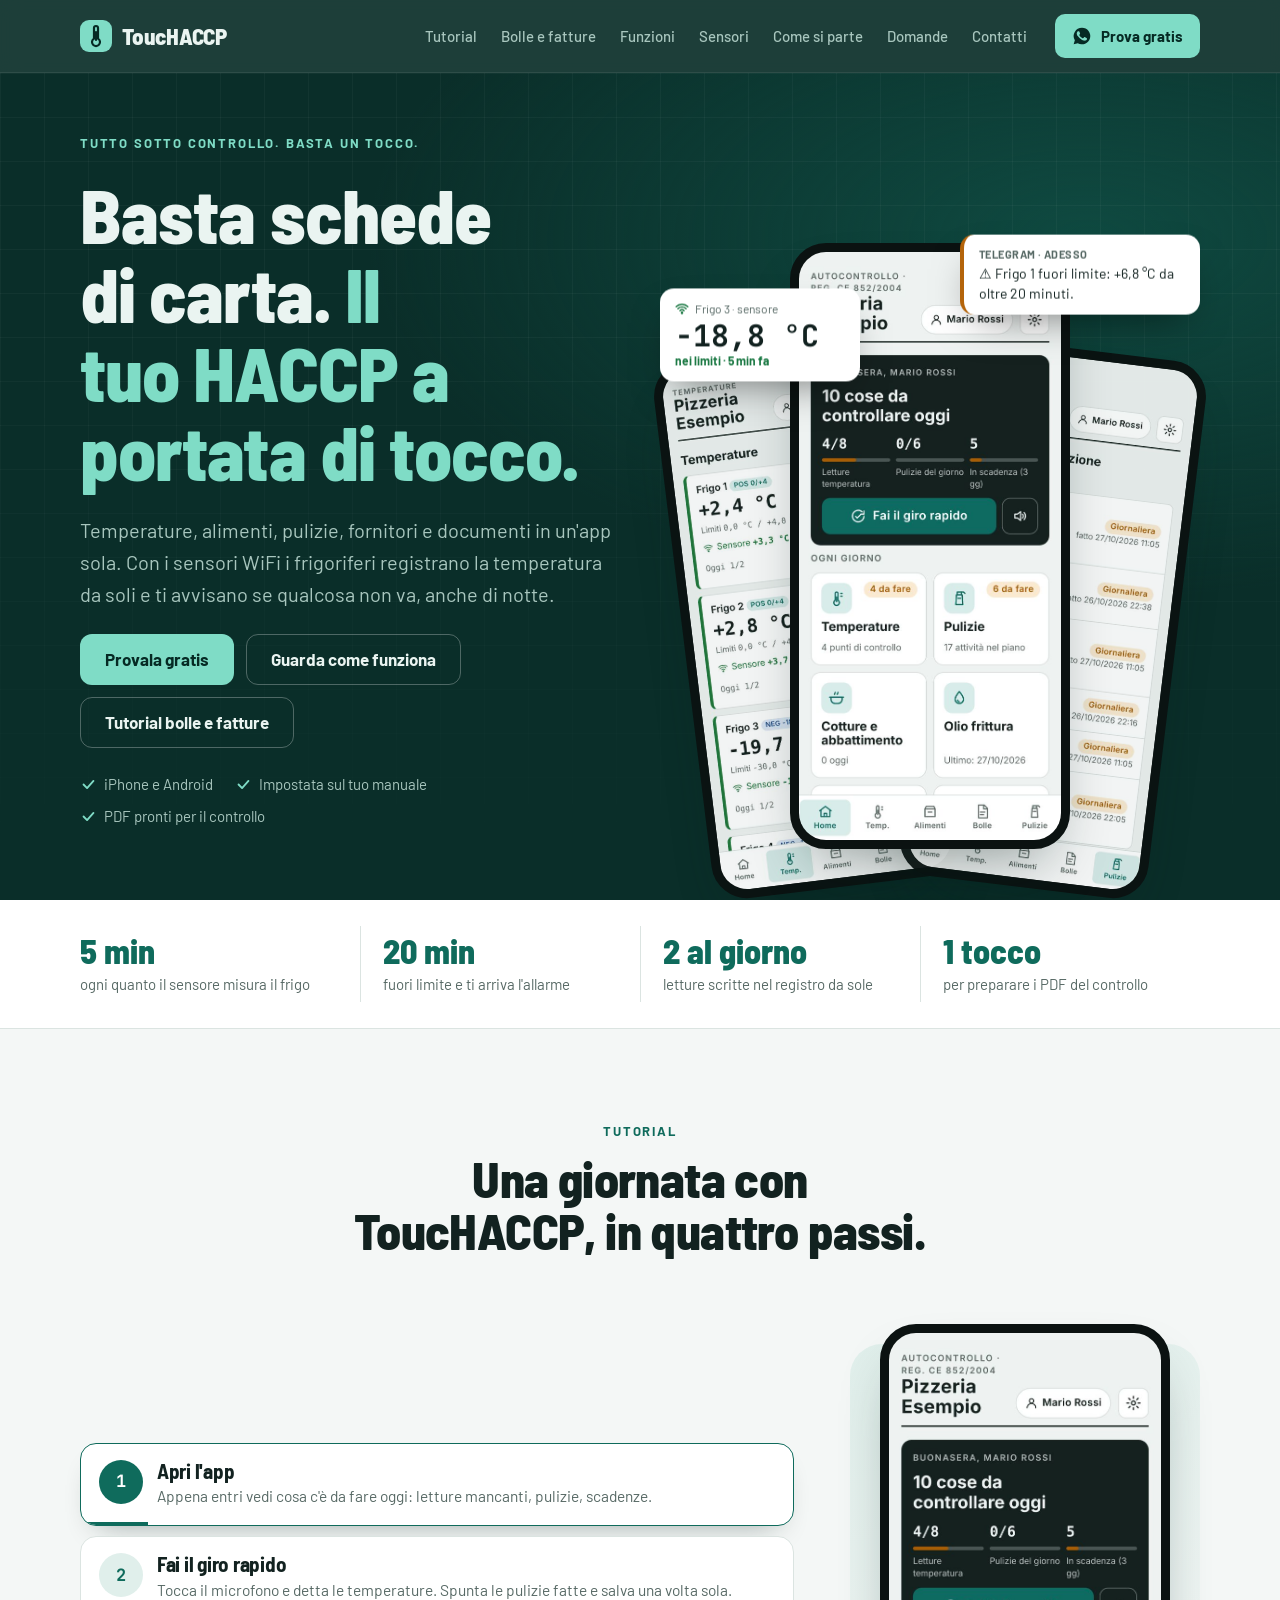
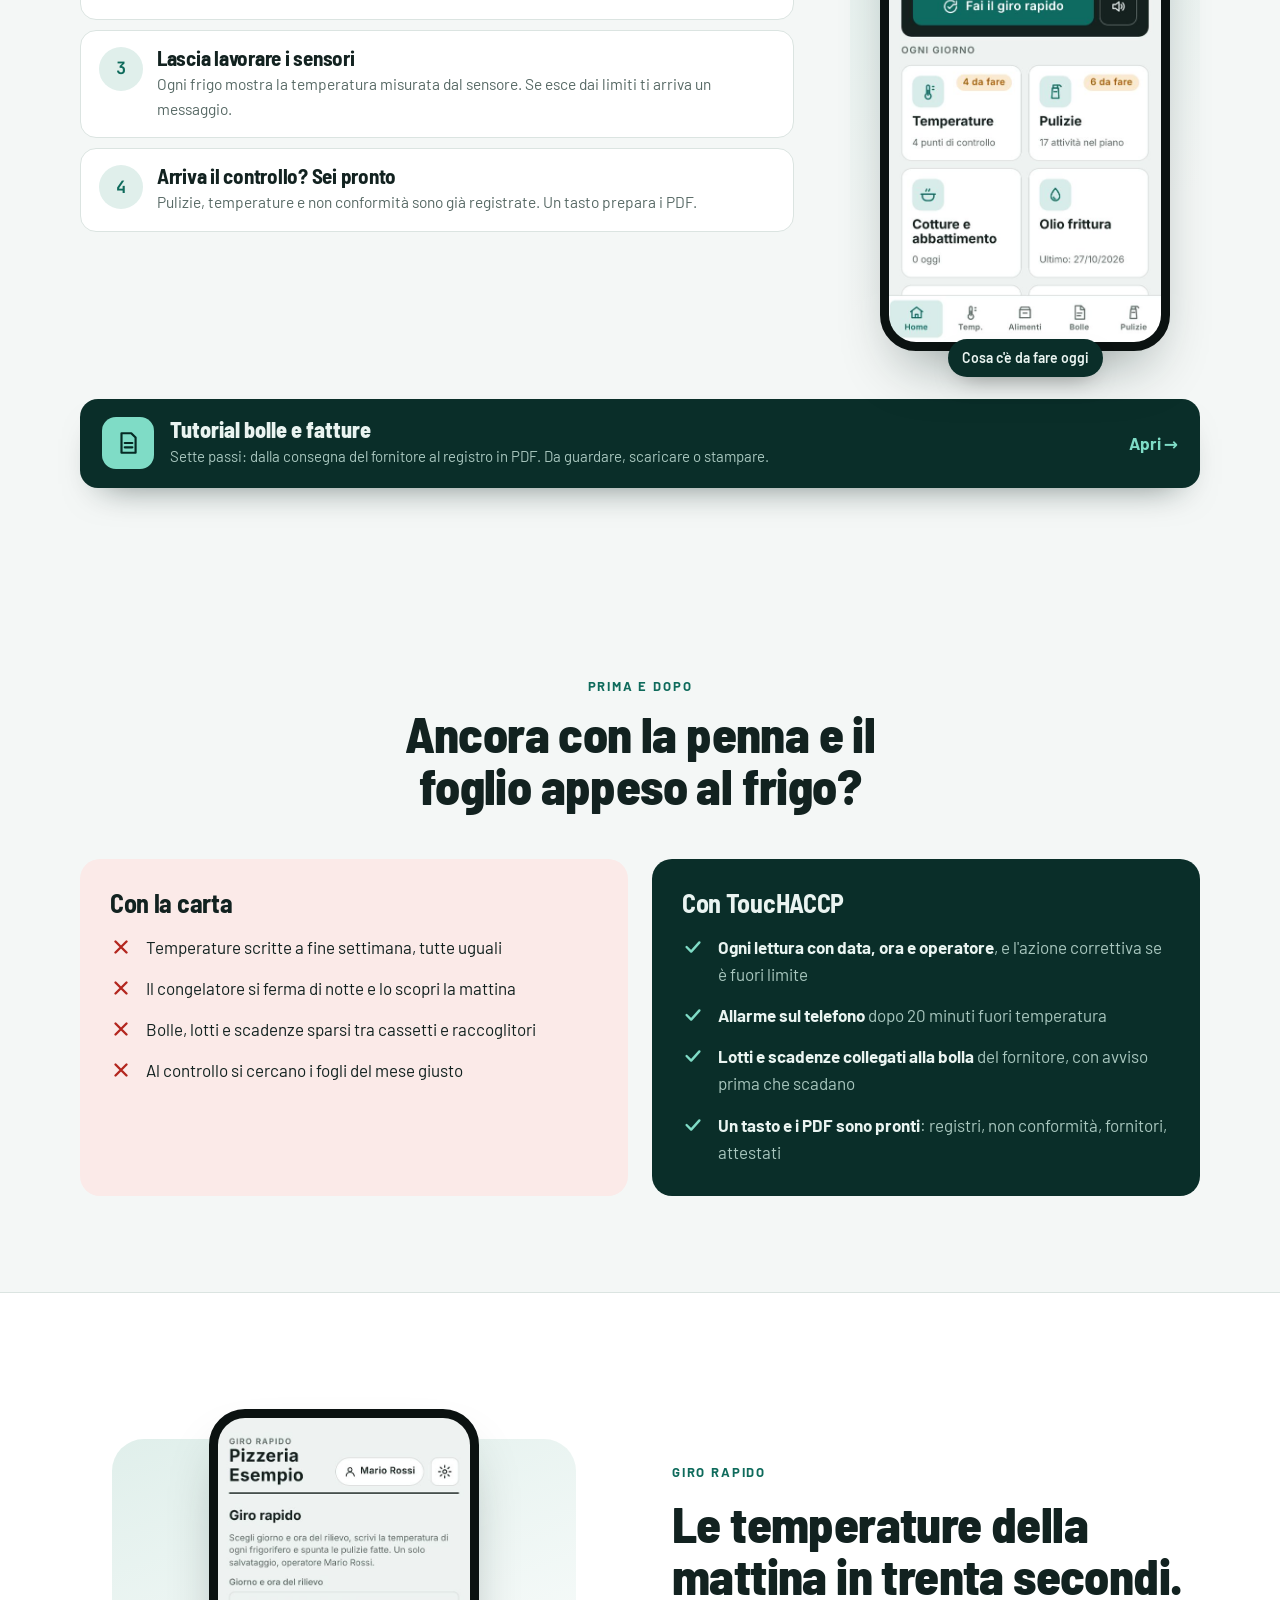
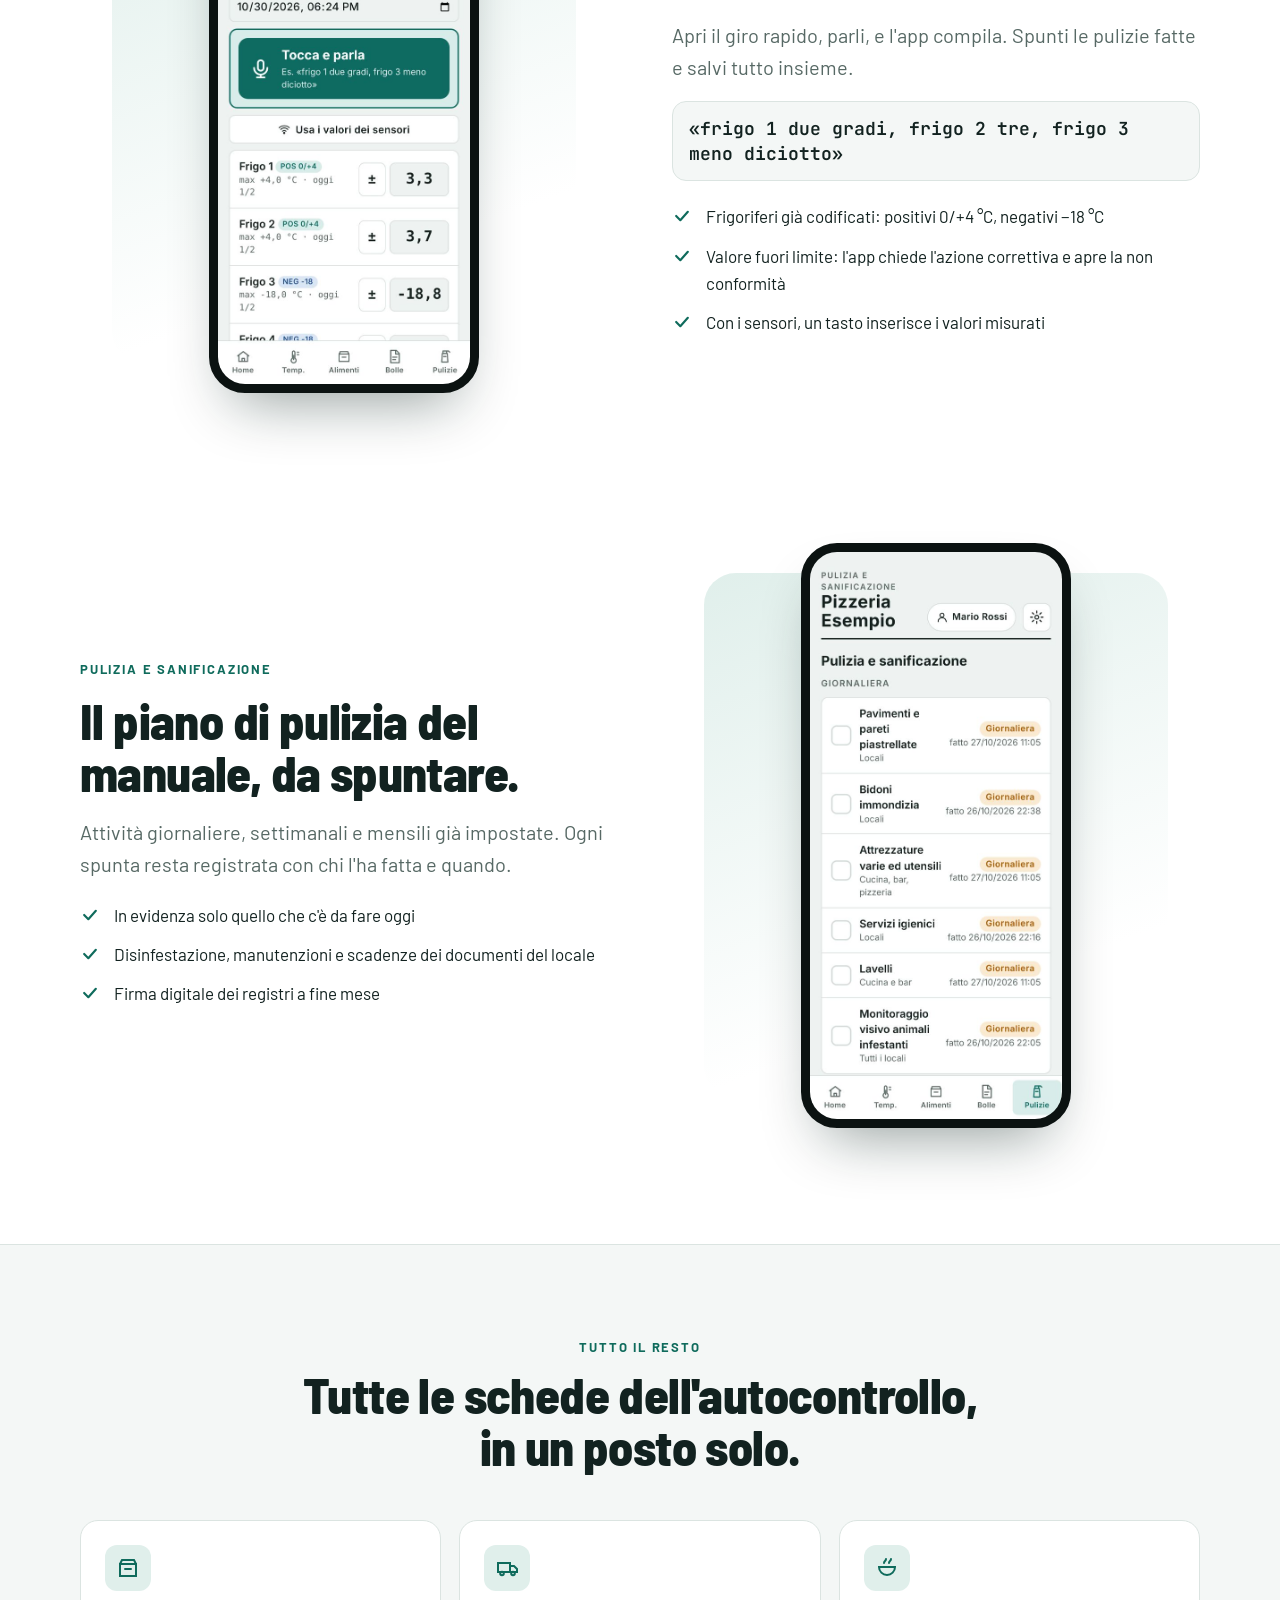
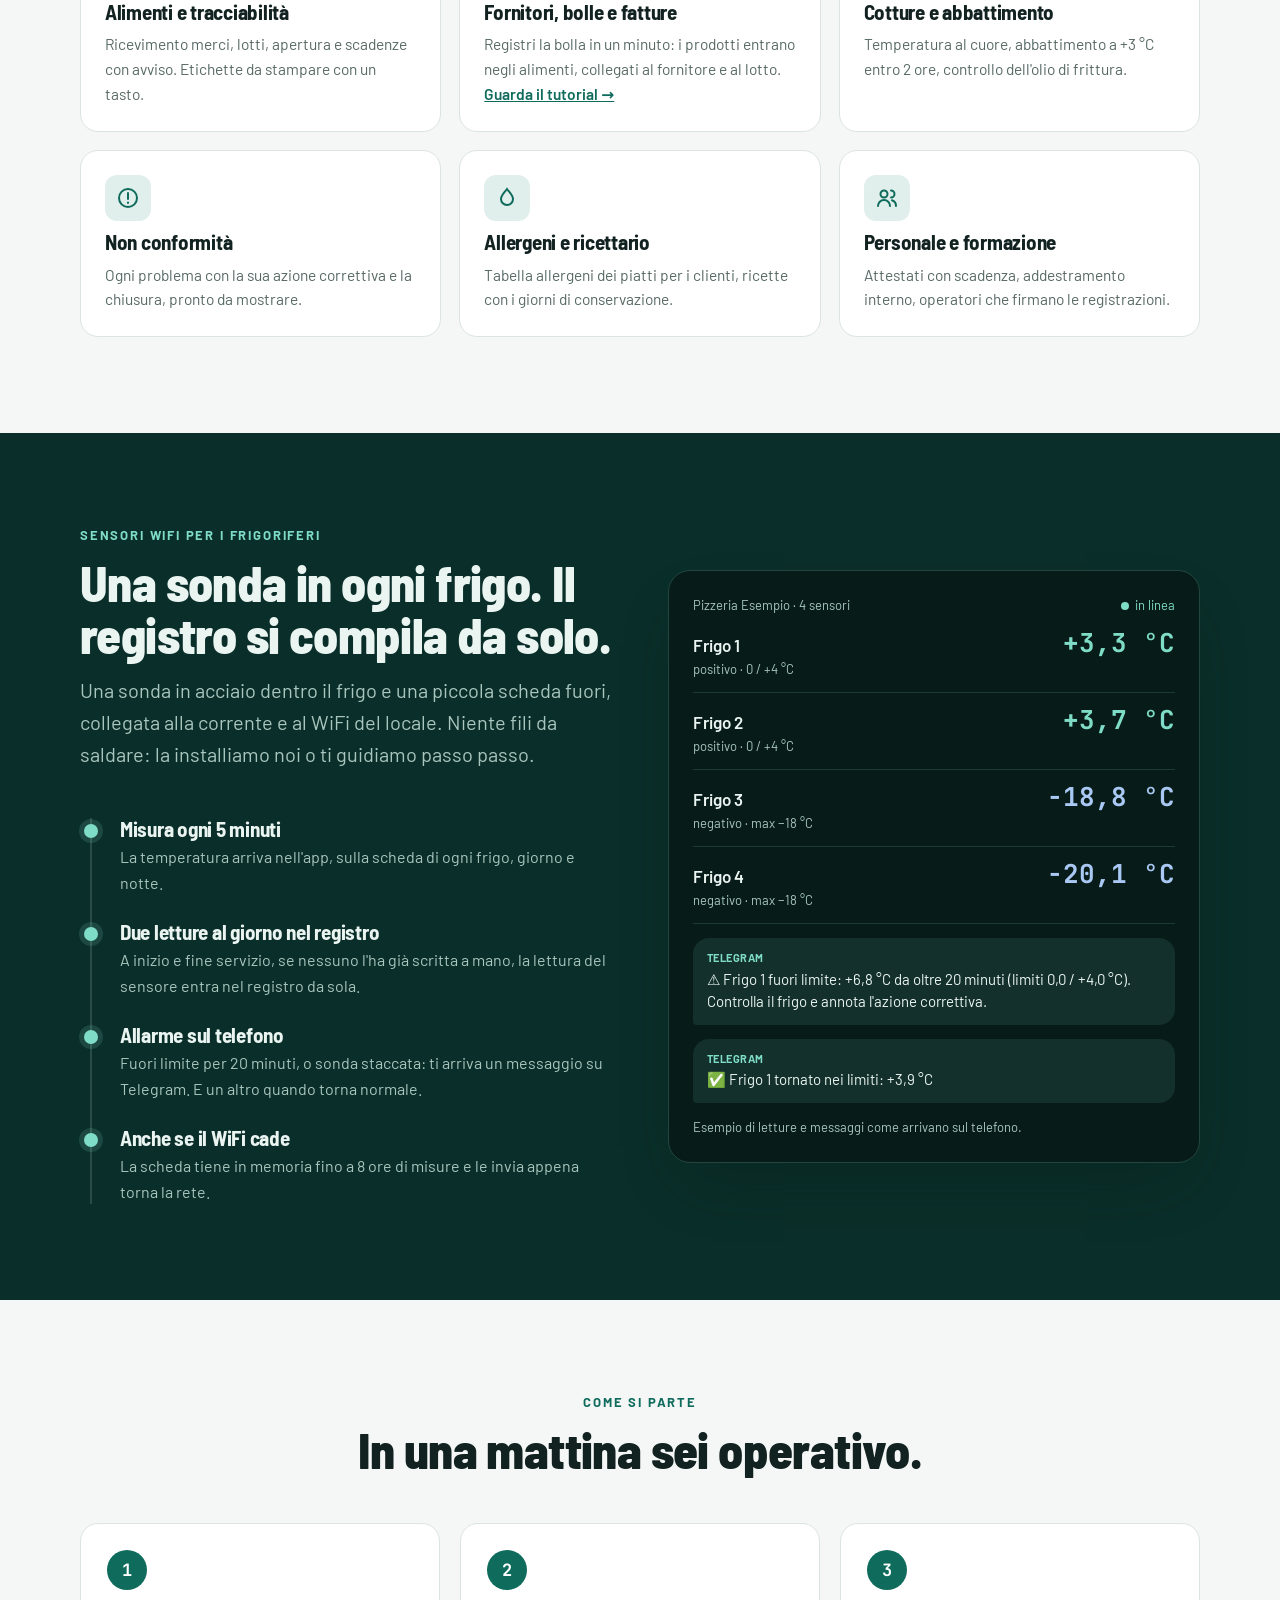
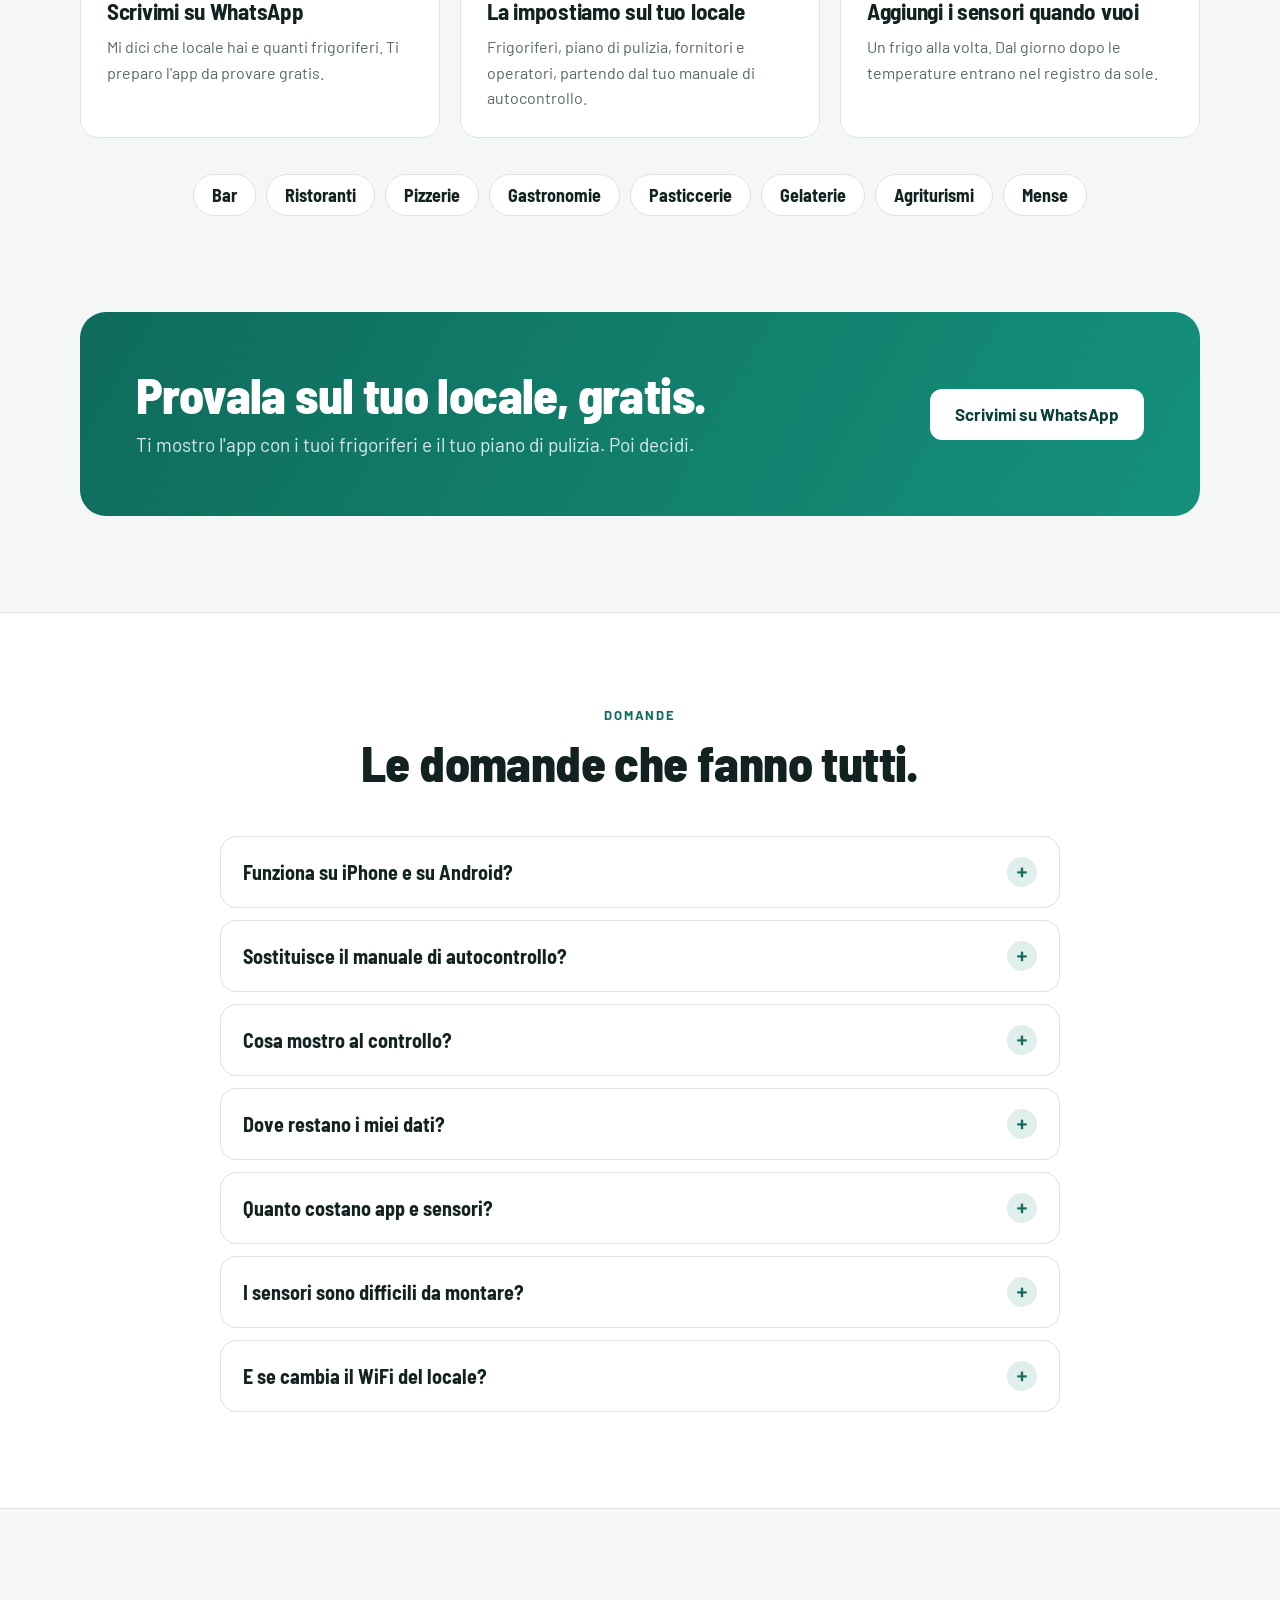
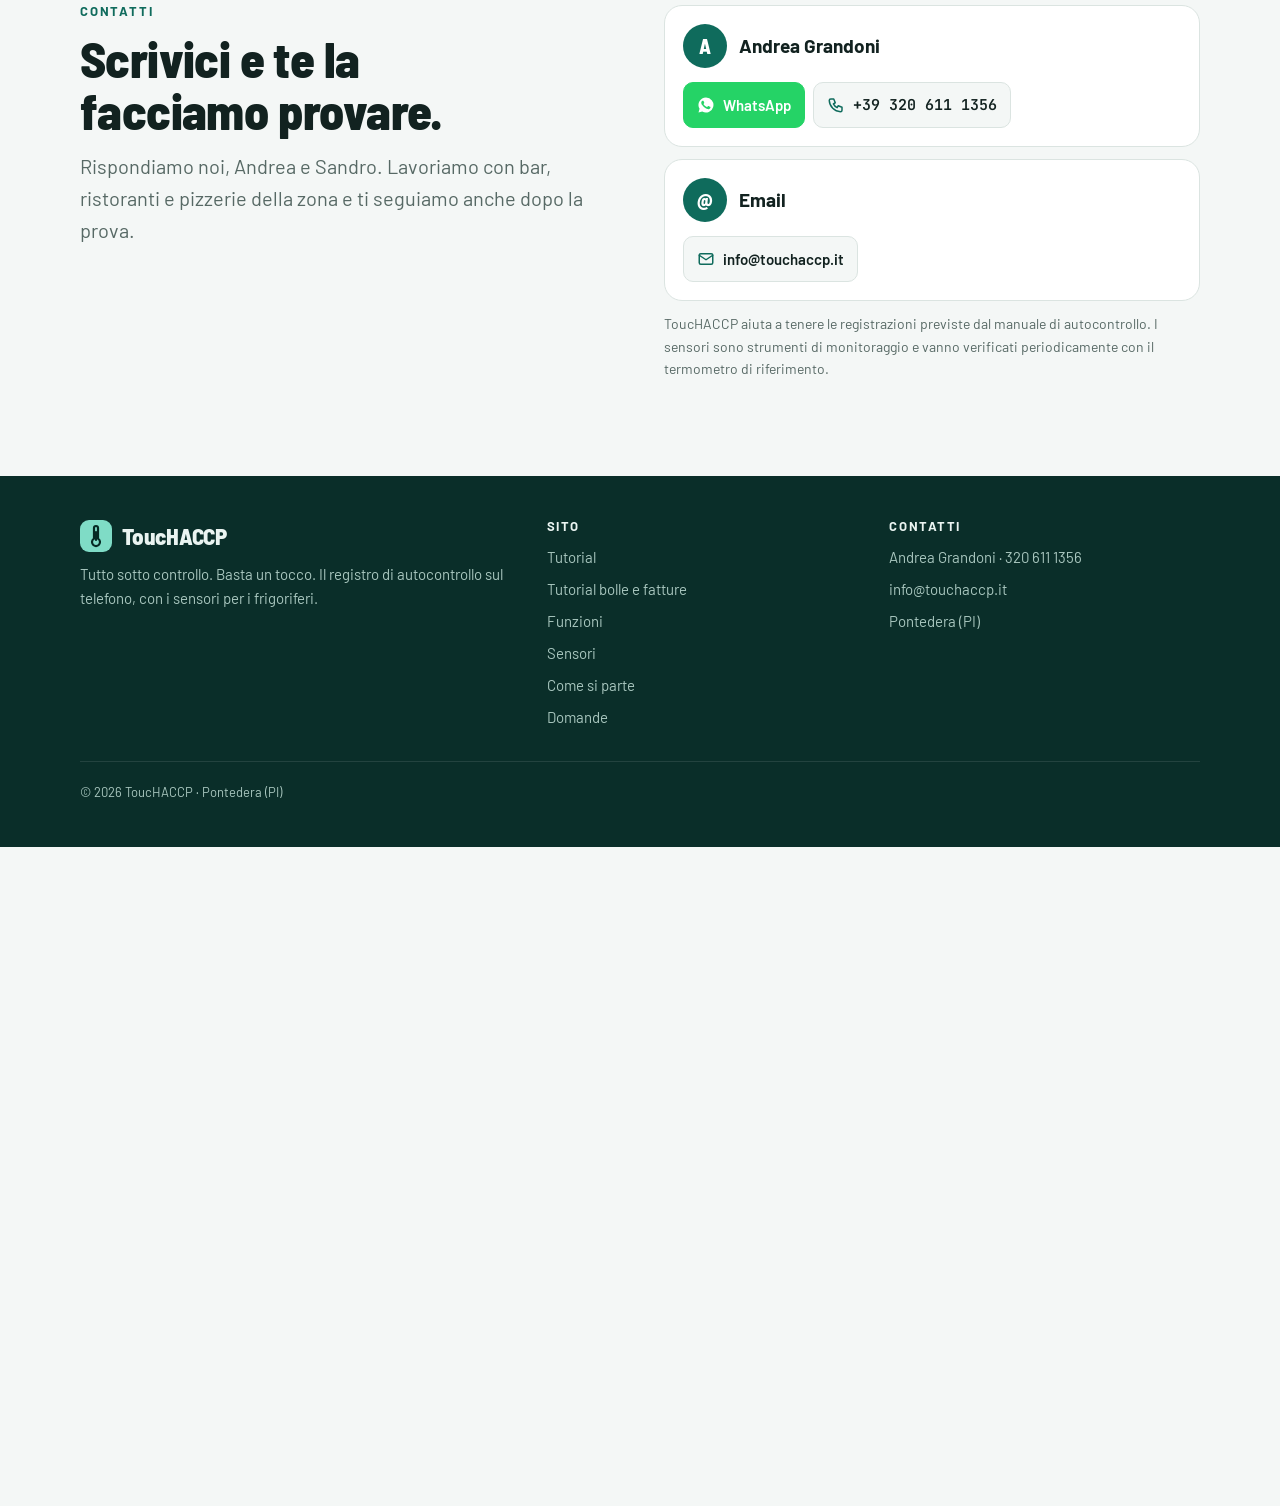
<file: freddamente/index.html>
<!doctype html><html lang="it"><head><meta charset="utf-8"><title>HACCP Pocket</title><meta http-equiv="refresh" content="0; url=../haccp-pocket/"><link rel="canonical" href="../haccp-pocket/"></head><body><a href="../haccp-pocket/">HACCP Pocket</a></body></html>
</file>
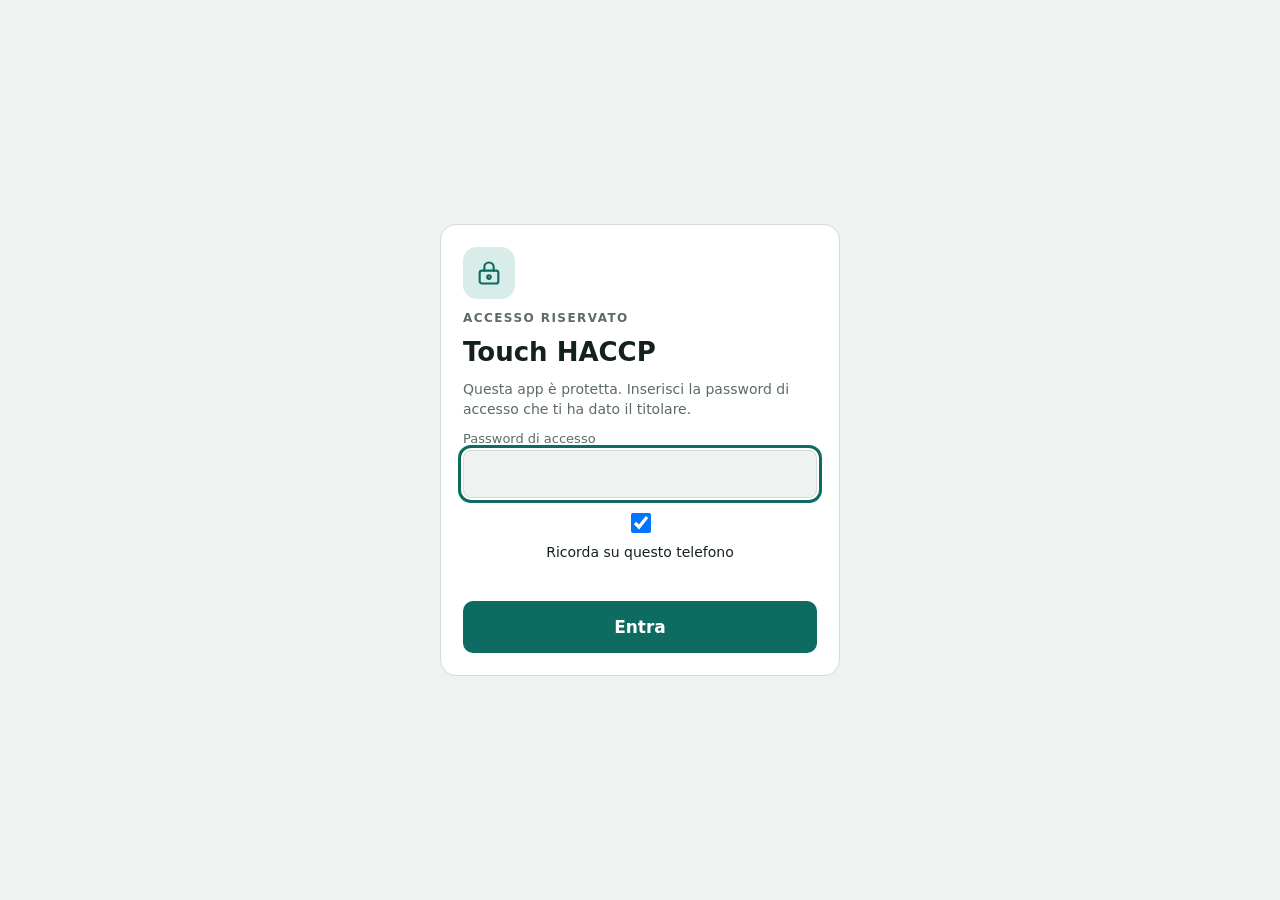
<file: haccp-dido/index.html>
<!doctype html>
<html lang="it"><head><meta charset="utf-8">
<meta name="viewport" content="width=device-width,initial-scale=1,viewport-fit=cover">
<title>Touch HACCP - Accesso</title>
<meta name="robots" content="noindex, nofollow">
<meta name="theme-color" content="#0d6b62">
<link rel="manifest" href="manifest.json"><link rel="icon" href="icon-192.png"><link rel="apple-touch-icon" href="apple-touch-icon.png">
<meta name="apple-mobile-web-app-capable" content="yes"><meta name="mobile-web-app-capable" content="yes"><meta name="apple-mobile-web-app-title" content="HACCP">
<style>
:root{--bg:#eef2f1;--card:#fff;--ink:#15211f;--muted:#5d6b68;--line:#d3dcda;--accent:#0d6b62;--soft:#d8ece9;--bad:#b3261e;color-scheme:light}
@media (prefers-color-scheme:dark){:root{--bg:#0f1716;--card:#172220;--ink:#e3ecea;--muted:#9aaba7;--line:#2a3a37;--accent:#4fb8ab;--soft:#1c3633;--bad:#ff8a80;color-scheme:dark}}
html,body{height:100%;margin:0;background:var(--bg);color:var(--ink);font:16px system-ui,-apple-system,"Segoe UI",sans-serif}
.w{min-height:100%;display:flex;align-items:center;justify-content:center;box-sizing:border-box;padding:calc(16px + env(safe-area-inset-top,0px)) max(16px,env(safe-area-inset-right,0px)) calc(16px + env(safe-area-inset-bottom,0px)) max(16px,env(safe-area-inset-left,0px))}
form{width:min(400px,100%);background:var(--card);border:1px solid var(--line);border-radius:16px;padding:22px;display:flex;flex-direction:column;gap:12px;box-sizing:border-box}
.i{width:52px;height:52px;border-radius:14px;display:grid;place-items:center;background:var(--soft);color:var(--accent)}
.l{text-transform:uppercase;letter-spacing:.12em;font-size:12px;color:var(--muted);font-weight:600}
h1{margin:0;font-size:26px}p{margin:0;color:var(--muted);font-size:14px;line-height:1.45}
label{display:flex;flex-direction:column;gap:4px;font-size:13px;color:var(--muted)}
input{font:inherit;font-size:20px;letter-spacing:.06em;padding:11px 12px;border-radius:8px;border:1px solid var(--line);background:var(--bg);color:var(--ink)}
input:focus-visible,button:focus-visible{outline:3px solid var(--accent);outline-offset:2px}
button{font:inherit;font-weight:600;font-size:17px;min-height:52px;border-radius:10px;border:0;background:var(--accent);color:#fff;cursor:pointer}
button:disabled{opacity:.6}.e{min-height:1.2em;color:var(--bad);font-weight:600;font-size:14px;margin:0}
.s{display:flex;align-items:center;gap:8px;font-size:14px;color:var(--ink)}.s input{width:20px;height:20px}
[hidden]{display:none!important}
.bio{display:flex;align-items:center;justify-content:center;gap:12px;min-height:64px;font-size:18px}
.bio svg{width:30px;height:30px;flex:none}
.lnk{background:transparent;color:var(--accent);min-height:44px;font-size:15px;text-decoration:underline;text-underline-offset:3px}
.alt{background:transparent;color:var(--ink);border:1px solid var(--line)}
</style></head><body><div class="w">
<form id="f" autocomplete="off" hidden>
<div class="i"><svg width="28" height="28" viewBox="0 0 24 24" fill="none" stroke="currentColor" stroke-width="1.8" stroke-linecap="round"><rect x="4" y="10" width="16" height="11" rx="2"/><path d="M8 10V7a4 4 0 0 1 8 0v3"/><circle cx="12" cy="15.5" r="1.5"/></svg></div>
<div class="l">Accesso riservato</div><h1>Touch HACCP</h1>
<p>Questa app è protetta. Inserisci la password di accesso che ti ha dato il titolare.</p>
<input type="text" name="username" value="Registro HACCP" autocomplete="username" hidden aria-hidden="true" tabindex="-1">
<label>Password di accesso<input type="password" name="password" id="p" required autocomplete="current-password" autocapitalize="none" spellcheck="false"></label>
<label class="s"><input type="checkbox" id="r" checked><span>Ricorda su questo telefono</span></label>
<p class="e" id="e" role="alert"></p>
<button id="b" type="submit">Entra</button>
<noscript><p>Per usare l'app serve JavaScript attivo nel browser.</p></noscript>
</form>
<form id="fb" hidden>
<div class="i"><svg width="28" height="28" viewBox="0 0 24 24" fill="none" stroke="currentColor" stroke-width="1.8" stroke-linecap="round"><path d="M7 4.5A9 9 0 0 1 20.5 12"/><path d="M3.6 9A9 9 0 0 0 3 12c0 2 .5 3.8 1.4 5.4"/><path d="M8.5 20.3A9 9 0 0 1 6.6 18"/><path d="M12 8a4 4 0 0 1 4 4c0 2.5-.6 4.8-1.6 6.8"/><path d="M8.3 14.6A4 4 0 0 1 8 12a4 4 0 0 1 .7-2.3"/><path d="M12 12v1.5c0 2.4-.7 4.6-1.9 6.5"/></svg></div>
<div class="l">Accesso riservato</div><h1>Touch HACCP</h1>
<p>Entra con Face ID o con l'impronta di questo telefono.</p>
<button id="bb" type="submit" class="bio"><svg viewBox="0 0 24 24" fill="none" stroke="currentColor" stroke-width="1.8" stroke-linecap="round"><path d="M4 8V5a1 1 0 0 1 1-1h3M16 4h3a1 1 0 0 1 1 1v3M20 16v3a1 1 0 0 1-1 1h-3M8 20H5a1 1 0 0 1-1-1v-3"/><path d="M9 9v1.5M15 9v1.5M12 9v4h-1M9.5 16a4 4 0 0 0 5 0"/></svg><span>Entra con Face ID o impronta</span></button>
<p class="e" id="eb" role="alert"></p>
<button type="button" class="lnk" id="usaPw">Usa la password</button>
</form>
<form id="fa" hidden>
<div class="i"><svg width="28" height="28" viewBox="0 0 24 24" fill="none" stroke="currentColor" stroke-width="1.8" stroke-linecap="round"><path d="M4 8V5a1 1 0 0 1 1-1h3M16 4h3a1 1 0 0 1 1 1v3M20 16v3a1 1 0 0 1-1 1h-3M8 20H5a1 1 0 0 1-1-1v-3"/><path d="M9 9v1.5M15 9v1.5M12 9v4h-1M9.5 16a4 4 0 0 0 5 0"/></svg></div>
<div class="l">Password corretta</div><h1>Entrare più veloce?</h1>
<p>La prossima volta puoi entrare con Face ID o con l'impronta, senza scrivere la password. Vale solo su questo telefono.</p>
<p class="e" id="ea" role="alert"></p>
<button id="ba" type="submit" class="bio"><span>Sì, attiva Face ID / impronta</span></button>
<button type="button" class="alt" id="noBio">No, grazie</button>
</form>
</div>
<script>
var D={s:"50LRs9B702Rkye3F4EnkKQ==",v:"XutuOIrerFGagGsb",c:"TuXt0wwzGgutkHYOAniQJk+AawF9xpPZaExRZ1c8T+1WpwxVPOwN9ku8EHCmqPVQNMBFjk71C1aBVB5ax+7zrYDWLCF7TUNPx7SOAzeKC3T4yRJO00uVGiRjKTBRrxRUpYfUPSmN6XgUYwCh0LuybyMXyFbLgr/P3CREZ+li6Z3nDqVKd2WJV4x1AN+YvsBwPRJ6ny1a1IPXv53i/nTS8wU2BQ+GkkaDG8aD8ZO5exNnnvwdFVzM+trExOJ6k97Bae89ytLZvJ9w58lM/bXPKFyLKNZ8pV9GNnkyImJxnadQVnLbMBDJGxIwh/P06YfnzwIWLGeh8G5HgT8fYwGv0rhqVT47Tu8L+OZVsjKpUzIJCFToTyVN9Dy2LURiQrFuprYLrE7uPwgaIh4IiRaudboZdWnCCCd9yU8QmwTKKbuft5V/5oA5ERK88ELDOzzMFcXRnBDZ2EgRfdnd/xT6U2BrbpJrVlUDCfiHU3DhXGMzao3Ayn2u05FWvhdvo2yF2UsDZ4US0gBfsjXIzPIAzrtl5Zud3aQtAxipdLOYA+vFXEPFIwCp1Q0yZszXwOD9vyKLX+uSRwP3CTLM5Ttso5FUabOu9YIf/EjfJ1PWpeuYiOLtrpREkox8QY/2WiC9GOu9xdN/zV5ccTbtieX6YU8bBGa54PnytiiGleSdR5w4OlFGUdd2QFsYmXVM94fU9gymYjIp6ey+eVj8uuklN8tUyBvnMXb5LfyNgyPfKVaghyMOdFV4usthS3u6e22iLWucztrJyjJigdwJb1MMcXEOCyC4p6ytyGdTpB006r5atTo2NU9Bn3BQGFiqvP7o/VhXJ3muLWweKOZDNnbZwUuF9yZ8ZuSfTMtfqxhY2CmOp1Lo/QeIgcW1c2vJrvKnl9DsCTr6M2F9LY/j26rftM8z0eyRbXF/VaFkOIKR0JsUKxVbdr99S7sv83q/IIfJdK/vEwg/cxlyit69zL0fC3+4vY10+x1DA8iMUxMDurW3PztXYMxNovG4rCzcW62k4rqXc4t8UdOKf15YlSRxCdLsazfb95vPfF0YYvkZWQyKVHHkVWfGryZ1UdVmRABdDh24zkzfKU9NyM4nrt4/RziYGIef7yALYkcFH1yJOD+yrAg1jLJ/Eu2mdyUINnxLKSFVHbB7zaC2SZ2+TIWQbBxBYM3s3lSmfNVRC/2ARGz/GU2evsGT6dhetp5TI8gdI2tdC1h6RPPAC2BmBsppWMfAf4XnfPk34yoO9f8N1CAaLbYQu6RcUIEsU3geUZwvZMKp1B9wIi6omz8PvHLucsFtab5k8/440oZAHIiIfDCdVle1u2J6g2CFgdUdU9i+tDMLHIwqeoUw/sJdHWQqK5ksBBiPD3LZLdAj0Tx5Tw9UOx3yw4taG24d61JS6fe8ckLmYmWH+OQIQGXGgTC6Iv2WzqxZVQT+3WiNU24JiDNwPZUz0IRk9B4/8DB8qT5vzz1FRblPjl22aQL005QCcbuZhIb6ar0L9kqEN+0pGQvq/JvNtaoiQwuZ/aFPaqnpN9q4h5XJVnZc+DMQ4zulPKV5gPjekcaBC9eVeyf9HaXk6tcVEc/NRg1ud5eBs6qHTUfhpj2UrxwSb7F2Gkv6os5J+dc2f5CIhdrvSRnLqcp3DLfKp4/pqY6WU4jymiQw7CTKYwA0prvgpXf2S4Ft5eBAP8gcKNt3fqUsQTSUw62B5NugxwUDoYBVGCZpCLH8IEgrvVzvb/[base64]//[base64]/TVK2GarCHfJ9Bfjk1DTLvM5DOLCCnq37AIcUO9j7QRzywITmKpzQV9XFW4/Jg3xKI2aOTr+fkSevRoptRHEVuwpj9CO9+B6P210GeHaYQjTHghwJabe+Za8HmSxRGo3P2Aw+HD8nUmw6Rn6lSJ7xAnvUjgZvhJRitQ5GNrrooTXs610eYMf+tEvIM7BMfNMJoLRQdEfnsvccLt67RE1t9fk40kcaoyb0aMlPDRtqLag0G/31RuDu4z77E1cPL7gsA1eNYR688mcqnrhV6F39CIrxFOxOeWYChX53yYVXDEmWIv0/AMtG9ZOKQbQNtauFXcKD7MxF7ouC7Tw5DhI8cT0c8ruXi/D1az+r5ZvSjnLIkDIe1Yw0VSTrk7nqQnURXUErP7eHr/3DLdTX+nHZVB/th0bLRuKLbJCtg4ed0YKlHQOqH+SKKbK65S57toNzPkzzoL4r48GntuLZswHFmEKEWgTMQF+kyhouWV0ePEBtLlPeCPgqREUm5Oq3FsNcSLxWXwnPXlAvAydt9yTvIKegMsVFLweNNDqlbwfeBOWLBTST/S6fEoUQ+maZ0wiXnRjaIZiqZWeeIm1BthlxqfdZPjTST/MEo0zgsWA0hDZzRVTAH1djOhorFJ3ToFj1WfU4hoEE7V67CJKOOqoVOFrFm1Q2/LxR5XT+pqzLwygd9MQTH2GYargyDgc6toLy/Hxa936Nz32MbqjD9G6fBRQrl7Uotn4e0482/YRMc7Nbcky0gjnQLUsnsVEdH445+4365r7qSm3rawLFBeCR32MVi4vstwo5osaG+NPgy0irnIWsMjTjy7xnrrTjU6pkvumM1ari2bLo85l9qar/1xODGo31NiSaRfMJFruMrlyl4FclsfsbwHe7EfimrtwLZrVN0WNffvaLaJcGK5ZevbgeCagH02tDnYACDSwyaVQaPEphn1QnXcAQnysGiBJg5YKkqmDlDOZLo/f5OaH29qpp+BvKw3CvWQVGcsth+XsJxUO5bRG///an7E/bDY3Wq7HgKITen53YRFrxp6NF+kg2gJ6irWtjHaUm7Khtz8p526Tk5qnC5IqA9DEhIay4rw0qJeJn6EuoMS+HHKVB/YW9Qt+sdVqDt8Gk8iTRZxSe1d+HH2FL7Mb3PQa5puadXiL6fUfvqo8GWqghHO8jO8ND9JGKchy/xxC1tEdWrJ8ppY/URsThP6b2u+3kiFdMw4QF09JNdX0+oZS12CAZXz4S3e42NpD5wtB/4+gg8P16iO3AJ9jMruP61bTxjG/OXVuV5Gj8YGl5CnaVwudNSM5qrz3wirVx7jHO4L1KZ8IbCg6kXm7Sf+IYmg8qwOYS/yRu2r9KEpVycrE0lVpd+LgaAGnQ4LRdWTHc89GXoeOL77fXfR3887jA37X0v1z00dzZ9+MSDsC/tlkM99GlNr4cPpj+1LRix1zLfSAY6Yeq7iVrbvTyfEaQAo9nFUww91gVl7NR2df1I7N8w24ElWY9viOjw2LynmSmhGowwc053iFQsnbhysK9pOUrH19j8qdRLrcFE63Eb6R+sfsDbBBdEE0Iou4fXQwSWBep0px6l7ipaA2iy//qDQP3emS18G9JX25tskTF/Fv6QQOL8fv6OYQ8fmTJt/K3KoQPj6n8w53CuMNd4tg/Fe84yE1Kx1OplkdvlbKGUbYHscentgP+imCz8zL2axWXhcrwptUduS9Zf2Ns8OUdl6Ky+tyEyIXdcrob5s7Vd9oKPQACf5iuaC+hC1wwYljKIV0v5OFguFzmGXL3pJRvzCtV+ugQmbW5hbNucGkQtw90f3TKNdA97Z8qC/nhVM/78wm/Z28PSx/eowTkQrkpLzhPHrKBmEEvHhgtmf7jPAAp0d8iLZXrzxCs+7rJwFztfnHAjSHD7L8rXpHHMjTLotAQMGSP5cJ/u9Mz3iwpupxNsjKMATi7o/dUNOdcDCe4/Cw+bgIPn3jduSjaj1a+w0zrhc/mvdNfP7dBZ3OC5HydXhFgRfdiWRVqoLEMVJsHKWp9zK0EZ3c2g98srcOlkjLAqmUB3S6WP6mw+yMZmtKh8lo0P8Kqv5kesjl/vd4tEeoFtslzd+fwhgJ65F6bO3y25IlVpHHl/f/OHZwSjfSCdUilvqx6iSzZgZyph029EDquUOrcSISD+/2xaJy4eO9bu9HfOX5mWvLTvLYvFUXWedY3gj5azktDkNuJ42IGCQqjz0lkrjTTxD1oonUkUYMvI3f6BKWpkf/[base64]/rdkou69jAI9r7TK2fytkp6JyvPQpLThEC2e88jtG+1E/fS5fUjwa/BbkJhlK7TgwWWpoIk+QbqDXOdLE3UBU8pfvf9pVxO2avp54VIB9VthoShI1HIKkHoU/eLooRnQvj77HK3f/2ygUdgmmfDc+opCQleOa0I93JuLi7xAw/LhKUD6gPAnZwWrZSSKNZDwwmdcICsMvEogt73fUBrFvnYYUeAp+vKKDawtuCPFRS+j51G7HpkmDRflvtwBwi0Y2vE1JNqw1SE1aHHY2hD5Y9SNVPhPvAFoTVTwUn5MUEPx1+hkCZQgIMfLVTs4ctYIDtMW/tj8rfE3LpZwIL2MBdaz6aQJ5KoRl7CFDGEsM1nTNe6Y8XVn6/Mvw+m8jbSRT3vj3BoWG3ulOSw0eX/OGW5BoI05xRcP2ulsvQuoQXSs2ZkemlYRYTLRpO9a6BtT4B2OdW6aaCX4grrH52XOwDtK3BPkHcrvNTNSU5EYsk+L/i2wkrUMPABbAJh1NAZADI061oIEtBG6PCcHtBJQKG3tEhLy7W91CA3yGZMcsPh37ddph+piSkr0y/CS+bNL+JMSBvHcKRbZbbRWFH6CwgZz0kpegCdSoY3KNoUtXfKPGgyhTAQPSibLi+Pvg+SIOcEiydP7ow6X9HvVDLmyqM7MgKaTSzpXdMqsmzSaqPPKnTV/Oiek8v8bcBOBPZom2dzzD7DadJLIMlMVn9eQGQUpPfq1yZdqLa1Cc05VV8th2xbEECGgWtfgGGPbT9sxspkqKBQzkq+s8lAj7zxGgsR3mKSBUuNENQl7TUxRYOgWNEPtnX9d/PU5ULjl8AS80417LsmPAd8mJVqBPo0rIvKQCKV30/CWzIsq6cCO06RpZsy5tePL0Aul+TAFUzzpEE8ULHcvz6g9DIg93u2/HL0eum1t38xyG/Dk37BFGh3NT3pNFRTaDaR3KRYugAHPJBUsRLwOgX4BiddSGKMgR8gUh3Oa3nEjGkMUP1XCrCFLyUCWW2ZyCGrnbE1qYzl8A7cjUZDSLfxuWLPmf/80svl4bm/0QvVzJ+iC+o1of+9BW2FkB60bDo5GMsm/LsLGVcZVh8eyUv/HaTeSG2PJ8hGBM2D3cA1dJnOtL4/XXG74t+0z8AzRgVutnbvQhoRX5uwo3ACUKoC2bG7dQgz8pKAXKPjHoxWfqJ3nzazVMok2PtOt+tG7aYmqIEgV2aXnGkgdpW74wLZKQszvsmo7gT9j6LotqPxbdoS/paFkmZDr13YFWJpO42hi+KTAkGBI1iUNmFseI8lniILJ8tCAe/LKYDno10fZ24zYCmyKSMT2wn0F/f0OtjLgesJ/f7C3wmoVU1ehCRXWQYY4OxTDdbRIl4h6Xq6Nqh+U/x3B9kCaFGnvmfap+L8wISvP7MV/IqLa8y/YwXVdBwxwcNf+C52FCtuXxJ4Xu3cPI5EIOfxMzCdpBohJ05NOYgs9nWD/Cnwqj4adhlrwrMdDyqIzC1luyy1D1ehoJcdZ0Y9hNFWdMamWC/F6Cy3Siuy3fNlQo0lkDis9m5lawXaZRFptxPTKQuX8lQPuDecXNPi8/[base64]/cmIV2mHuMWClx9ECVt258j1u8Rpk2Qdqt7fhIfAF2p/gOG1PFDjaUf3gr5hvsF+tJgXZKkk+vGJxEM5gu7Wfsf/QyX7hp25OLujVfIiWJyLVfuqTXooZS+ZBAWfCw05O+E+FZMi/hgm2qFjcyIeRjtFXTmyMcmjCYBKZOsNOIT0wJB6bPJ5V+1b+SYq306IKpP3cnOT1k6oucN94CFXjiJ9dNrN6eTIZESVMbyHPYiegdmthYFZzZOI7GoNBwP6ZYB09w0ZjbR+kzR+3GBsbsv7NrudCPn9noydXIkm5KzXyWCULdfOTm2/pr1uTcxHLUxBUagJn9/K/bzLDTe1anGORffCniVU8blbzx8X38i1TtfES+zt0aP1GgLjpgltI6Vn88XAcYiec0OzjRLV+DlqrM7QH0fp4+DawlBKZmHIFyWCoLbGW7CTTyA1f9qAvXNcix6DKs3rk/LAvikCstFwZkPvrEUtY1XjkwhQOh7p+dyMoOAnHOG9g52a6QwNycX8unSM3psFsprNHmMm0ExblMcgoHTWmNBDs20ITX26rtzjArKup9q7+7AE202XC/5njUOqPDEa/RlwKGdtN/djRqX0r3pgsyD8JwZIrxmlD9FNG8Ra2QR7kFonQu6wwvr++iPZJrDa6RoyOoe95MUvzz4LpTJiKnAIGUdGCi4Wg6D4Hj/hgpr5YYDvtJTPkyoFU18GHgS4dJagFICAJUwcL56zwhVCb5RRIBJ2bkqM7dId9Kn5xLbsHWruJJ0olE/2bJ3o/T0LBLNjNTBZdP1pVIQ1Sky6UJUVEzH81g2BgS0izSA6R4walCF/hWNYGTFJC3cKi9QKIG2ES8ZYuTAp8rBH9wDrn7ik2xQFP50pnY7hklFOp2xuvjhcoXAMxxRPCP0b/7fSmyFSfiDhPXr5LU/isrE2gOV5xs6CrDqNOK6tq2qzwE8ELy6VzrNUkEcZbjpL9ykCf8vi6oeAcKtUIcArDoFdAp1y8aZrOOsh5+zP+TekBOW/VcxAZ/NhMuPXZV3Xn6br8WmuUFz4v34vT3tLRuMkniVgVdr94PvzQjZV5tZXLGCfeXweFzCpp424jlAgXVKCwDw0oDoOcNOFMJUHGPgskWkGjFSIERaab/40SpG8KLiC1W/etmfKKHiETms6iJ9kOBQdZIRl5gub6DFu5iTyALk0RwzKd4vP9+rOqNJ00jukagMIXFUQmamI+PWkyi0kYBwo+t6ifwe8SzrEhjvdixQ5PUqXfpDHBHAweHQpQlNtyzOJc2SlogExB5uU/woUwVEzO/uvfspFbsa4StdoXjN82Iz7RSye0x9oU270/coCxRmqLUmXLCuagaLlVP03I2iCANO53ZBF0Nv9W8bv0dEi713pSj8RrrHfMxDJw5z/KPhLZwkrxcEfHv60Df0ydkNM0SmJSEQd7D6GJnkk8E5TYN1AZtOdD7ubP4CKZQgxg6OgEkQ/tcMWcxN6C3qNYT2wGeFlA90AdF6l1BkLNVOmPkC9xeNQuaQerEKgMWpfd10YZWnmXAGy/S+EL/Ts+Vbq/[base64]/Ix2yhdCza+/GY1+p8xJFLVvCw409K+GOXwMSd78OVH3hyvwgbsPw33IXTgD1dRH7s98ulOsw0PY5F8i5jB7s8KjwjJMfJAceux4kkwly5b3i/[base64]/GaM2n8X9cD5W2yp6HvToMVMGUZWUi4MUAAKPod1GBJ9lFkM2ZvxTsjIXsx9GggvXPhSFgoxKANIJ6rJuoQBgNfjYnQU0xrgPoKkUjSp5oUW9YYPm0OLkO8RYwVil2Zjvez1T1zA5wq7ufTM/9wu3jrr4YF3XUJ0Qe4vTZU+mpJyqbf/K0eH6kzS8pGXYhsVRZ26CI0duuXs7WXKNsFJz0msPO0W5brbojqlf/KRmuOphmGphAZvdV3QjE7Bqu/ehtXhbZOkAuiVHJrripzuK8L+Gu+rF8hBdkyhcnUPMERCQGtvJU38KieEFZEI5Jpm6qqZOOP4vuN+WHmSAxBrINH5z6IKL/4UNHJEmV6V8GuQFbDZCoOBlKqz5Xa21Fef+ysduUq4nZlpULSE8nwoAXhk8E4B2o70WKCqfxHWlAF8Ci2sk1e7IxPdcVMkTEIoEAVPc30Z6rZxtTpEDMMrBSFXnkX1/HHqW4ALaReFjDr/y6+TjWZbaffONGVrbzVAbg+xyPskiBBkEKkBCkhoZ+9AqJrNp+eXwJXyUgF0hcwb11hsPgCsKIbGz9z712AEcPbP7y09L9XdW1+9/U9kh1oapWB10fDDxbbnJhJGrfOlpzxhh+Qj3c2JFFSt1VqkUIMk7JcsDwYT+oZrYp2IWPb4gEB0fc3Juq/2/iSsWAbaQWg8hb/brHQIQ8jqDfuXw0B8oeWZj4QyXXCgHyXN5bb37sH/97LVHxqYifrYnGH9huG//e3KKr/x3axqwCEu35/lXzIALU++134cuTwNoVp/cYSp5YXrGcBHsuGWKn1Ls9wpqRiBaX/G3KzmF6nhiw3SLkoeeWxo+JazFumKqYe1O055qzILBPbRVWy2sMMb3dN+0QZg32zfGGgZTjrc/r1vMn1ZW86fJd1BIAGkIlByNm9fk6XuPti4ryB6m9I3+tRl6I/A8MPZk5F7hpPeRrT4BIBbFGccr7DFpHO9umiuVBrMAVLZtqog1PsO0lNfbE4faCbvfeFscCFGpoZFty1gbK2wpFPTxsIoO8cswGoiJ2qwtqXsDKQdD3DR15DoPK4UqygLXsDCkGkl9Hdvq/Ypmsjup1If1rOK68DNwh3RY0Iugxs+iBnBlRww84JSrmGmEn6d8SPA84s4ICn5tGftg2N2teNPYCTx194UEG/lg2qohfdL+mpBVcYPmhhVLx6UIahlW85Wo9xehjmAyAbx0OyyTKyRfaslLhC7+cVLU3zr8sxl7xq20lLpe53MIURii9LOdLuhVoN74g8X0/8MUvn5X1jsUZQSMej81qH0BwPYtIdtRcTsy3rgjzPXYnagexyPj3LrsW83V+tq3Lj5CDRB2Y3MDYmJMmoSRsN2FxdmE8rFNArv6ElWQbdfnPCu5TD01Vchd1R1WzAjIE1+Ho2pT/8XlV3QHicjVjyFEQbMEqIauTL9jGuSZCZQotb9Xu5p46I6URBcDxnViPfEmGM/fQEDDyHKFZC7MtUnCcHjznZ+3N/n6BU0pNFYNICXtD9s8segAcSeS20zexEZHgDoMFh3i+Ibn1aqTq9RKCbqVgpWYzFxXSDTsL+AgX+0bA51Wt2ka/1b6lepmhyskd0ZHBIMgkuA7izu5m+5LQVGYMk/HoiTcr7/HzXzUJf8Rh2JRDPeiho+YeA3iie9gsZV5B43/kUTlORaSw1KVhrUvqwYdJPb2Pksmz8p2qBoWnfhLN1c8+XTfMrpgzYvIQ8bcnbS9SGzJQItwV9UpBDc9tTOVWjnKzZBd+JT3ql0ns+6GtqOQFhQWSBEH7O9HkZFWoxFmCsy68RZvErOyqlNh4cU8Z3Qr6LEOeFA5XANzV7aw+K0Ztclt5p3BNWdu/Fptc0vGRqMZagZjQkyQx+FnKjw4QJQWNOLqqGH17lwz7Cnso4pSqOj8WFDieMjZWe01LcmzA5ECL2aEbJYWHouOJSjYO6a+eb6rrHFYcTBb5QTE+Ls8IXOMRCdSffarLX+zLAFlI4Lh+c2SXe9lQCHEuzbWl9pgGJZ1+FG/Mr4WQNABghaOBSCG8VYd//3lRWAnSbZtlnk2KxJiZEmmlmnPZRNTNnXW6idC03TeJgBoRlwLspoJiIeVf5g3hgIQdQ+Y1updkeTjLzHAlfeXy1+8Ktl4fZ7p7FJsGtFa7YaeookV3ICnAx2RDu/MihfEQ+qo3wKSfxbcmWDdtYyJaFHorJ7mLIBcdNHg+WuoTShYG9XDR6IawxlVLpP6yuE7kUR1Q16MxzZAwUQjDkyMgZQQn9HP328zBHferianBQrSeytPMH97DtdT3DajzOzRKmdgWoIyBKBn6YU7sWcTeamCVkM3XYKcFI/AN1rsEHzufG9NWUUTb+ZJFzwNWwllDeXbHM+CExqInzIc/Pz3eMWptpgzYqRjNiqcc4iLnp8eQGjNtyyvI+DYljGqFqx8nDEijK6qkch0aZS+oNHKJsuRFdJOzRmuoa62gemYyndxb36ePFC1npMC/3yVnoiedb0BDSTBDweH5iO87oNxkvKTRQ0KQqH8m8CiGu+XSlmLEtCBenR5jFOoBZixPV+qHJCskouiHJQVv9b7DoSAIuel6iDa+IxTrbBwe6Q80/A9hqn/LPkG2s0v3SctwC1qOvBK9Q4viL2lbS0/BE5CnEWAoct3CuM32VUDtKV+QecwJB2F5Fph5p29gHEgD+Dp9n5itEGk2XoCMLocrWYTaYLm8AA8sh1CiB2zwbklmG4sxVJQwP0eiOS/5BGqiOleqAV8d5+go5mxWHPrZUxCNzYWWTvmCZ8q/T7cpKk6zbchZsSHuRTD7Z/yCJVPOsBUn+HTrMj8VEHPKIhcLOvZdkL843DCBnjwHtaSfYWyIE7oSLtJ7RFU+/ENESWwWLqUbOPdhnlBvFjBFhcV4HFdc88RkEZ7YKuyMTYIIFdiatH/Y1hwZVWn0aYr7hh/9ltjStKysvdff8iQZavTqzPUVZAosD1FUMTc0Po4yv6L8TTapEXztj8gkC0CnHYVhuiRE90wfjfvOs7qDOeSgxCfp/9Ei9yru/AkpLFSdwHGLx7qCo/HM+/H+gdMjK8HDJvnUf2yuE9DcmXRsDxbpORnd53ZdKXvJ1Hk7uOJjtd6hklsIfxT1HKf2ZeIUyZk55dByB0fYt8wcWGq1Sg9tEsQlDJSxpCs6R+1uw4T0J62/hHnuyS4P3cWOPn+QZhK4Q0Y6n2gCEIskUL2MIksx2vag76/YzmqqFyZIVUamhkqkAR9/MthT8aoZiYJLvbA2DtrMEPfLimXe0gYnzyyXVpDagBnYMnWhrsIZQtvHF6M93T88I7d8UGTH1eF/kBGppw2KmYA5YXAJ+XrfM61wCLLS4+otUHogvzR7goQTH/xUw9x5Q+GA2wh/9JeWWoAOG0VRxh7p21qe+RwIO5k9YOc7JIRXeY6LuBwgXRlBU4p2obd7EjV0lnvcwm3o7GjfzetUclWotOPccq04/oiWGYbXSseLHcL0P3KgNp+1JmoSa5BWDTrEXG1WjZDgJBYWobTdR+paEEPV+HE5ITgj8cW8zoEHnplprGe6DClvZJXB+dt6ql+EPSd0fceXPWB9pkG/IWTdHaan7quvj97EFi6ccdEA5VTHOS6afnUh8DGFFkUNBBdvHjmNnlKse5xRCof2wAeqD6h57Cyud7wAbrIKGI8uWzwqEpNp/GpBVnjdjiWLH1mkqsqNVWmJHfyDlB/1yPSBFYpj30Rt7T0s1xixg0P4Ide2+3IwOoTRlcjXty/EWFaCnurF6L/9ws0TWNBglLVo5sTXiUqJ1gBOCN2HvITaGTyvbN23O5kRjqLwtvOjn3TPQk19i7XXN7+LEBexqJ9N7PEWoyQoU7oLaDADQjK34qmiE0YzZ9x7kzZ92zdIBdv6W/BfK938TaJFlEE3epozd0NKOnStkplTk2VGZCs+dTthg3vi5em9D7Acho1xJ82SbNAhRQxSvq5D2jCW47H+PLFoYQ9OKZUWIoJ7Yz+VIaVjpx/+SZ9bn86/qcYhaERFJ4t9NkdPjl098FeH47CO69L00F/ZyVRZCIgiR1AjJNnr3jVxC4baRxaeP+UTT410zWE6xAZueyHFFdGBeCBkK96EuR0teqWsd5+KjpYrcs+zAhMbZ+zAFLXbGr38AeHfzDurgvgrRUEQwDBg9DAGkVwOvp39iPTe3ydiJO0PsxOwaVx5s+Lao5e8eS43K/KPtPHRJ5zRYvydf/AmWc4nfC3nwmafckb2G4e+x2ONzEE+FK6KT3p6HKoHSBJ9pty+YkSqtBMqdyTdUd/bZ4ZrRcLkKweJLKJuXjBp5AtL7AaaYy3LZYYiVHOfatC4dac8I/rM+NfQFhZ+mMyIK4YsxNwEoo+srm9DXvY8vupqYBzxQO3xiFLbUa3r4voFWKgngU0WRVn0XpXM0lv2be3PmFj6YE6UNnvGIzYKReoIXMPfdDIwfT+YmmOKtIoZESEQlwSZutB9btp/oMUQVIlGOp+i+55b04VipDwTqa0xXWyRQORyblNImxexkRuZpd7efq13trvgNY5KD/wvaMM7Z3YTVwRY2Hcjs037IwkWLlNCTlRfdM1BSXy+gDx+WQthpLimgxj2skD+RCKPxo8Pymy4DPGSFmysVKnn3IaYGMS4tAbhIHOa46am+1cbtL2Md28NsCbZRLqBYOgt+Yn6EsQKSiI/8Hl8JEaCOb39lYmGDtRbW/x7AVUU6h12tOHbRv0a00CLLb8YdN/Pz5qvJWt+JkrgCNAeUk6ESnZL8kfzTd1YAJzVBQ61D8k3Nd8GjtViOBK+ikMbRrEUTohvsgZ/iT3gDQ1Y5AUqxLnEVh+2EWc0NuTtWL/8PipTzffzAJLeVY/34YqHBWjMarmfOAxlR37AfmLT7KiV+Wf8IZJWGaez4OYYhUVAfq3Hgl/OxXUQr2LTud3Rf8gw7CGJCrOGhVllGM1JELPFbx0WFJsmCizHXYaVvjpGG4Ewm7M5vsmDfr4JzvgUN8uUWqipPHAB1Mnid3R/gbIQPSGdTC3GtGXn3/THsXnjJ+qQEhD27e6eWhVBjuKjfApbiGN1RKsC9lWkbwOOP6EW+nvVaxTU0y7pnE17jj6/r3DcoHt3GaddxAFbQeOA3A7GwLRslBisr90Dbay69xFEXJpmJ/WKKdH2nf73K3BVwWr0Rbph/LaiQRFF3HHw45b5EsA1eN2DusMOCwJFTRce+bGtmzXmQkBfUef7bcenCgSvYzCVqj76aE7UlT+2uvcCc974oLqpZhPcQ+p4RjfNlcKmv4cfx5a0JolEvULxSTHeBtALQt2faEvOvWXCJ3q9M5t/LlFEkKheuYJ37UQ60vl5Bauhrq1T8Ul3P0cHUZoRgte6DPAECVlM14wCQ0wXndCinOEEd8Um4xPw/SiZD+9jF9XUzybhiIy/IcU3TAHU6BKZRKXACmfMAeHwZoxNKRpDn6toSP+AdhUJnRTnaehJokndlOZGENJp2iyHuHabYX/hxQtbVLvlCdgcpBUT0Md6246Mj5fbTjQo7tvVCxIY4mUfs+b7zhbqyCzZWifR03Qmq0WFsxcxA8lASq/tOztRkc6PVZl5QMqSVpIx39zAmiOlCnTUrP0Ph9g61mV5JPcaLwtMv9OPmeg6u9c5+j03x1wjgfB4YDXeJGQXpV259b4wluz49t3+JWqAkAkNqoxfIlJfgiRYqWL4qvh1kXGzcte/PIz8OezyQCBjnhZcvPfY9YELPnn7hesGnJFuqwXo9+JNZylw9oe3WkLx+QrI/[base64]/YYFyzyVSpj7dmKdIsfPiog3iNSEUttt2RKQWZnEUo9Ao7ijoZCTzDahOSsAnYR9SwTEaD0IK3t8RtD0y5psx3eXGtFnbFREeEWdiT0iOm2ZQgLxkHMuGsfVQc6gMr0jvnYSM35JlTrSWLuncY9QcLY5QZLLh6cpWqQjv2vX4aWIUm/aZ3QtfvRk/XX8mGZ0MIPRWaBuLYzOMX9gVpMnFHRhTCeH53YtCGdyxeUF7kRdQFqgicj+kkbYE9aO3lWIIM7MCtT/FRWw/Yujm/9MQhtliYGLLU7qYDCAgG5n3GGSRRypCHXCplfXk+RJXfAjciwzpZhMrLqNS8ZWOFiKHLibMCs/rpUkeSR5/2/pBEzOrU0MwAIJSV7hpSXlBDWO4Ha7vLvS6QuY+4YbYTwYXcfsdli77RnyR/e9q2AKbi1lnQxbQwU0yNa7kQH0mM+L0cs4RAoov2jFCWf96yFsV5Jc8f92vmsP9eEyIEYcpwxNUL0ORotpdDbZroYTDH323sQ7Zfa7xb/vdqDesgtFup2JsbR8bF+KvokL4HfvbSzBqgIaUEdWNNjoSaKU/4dwjUJ3rOY97NLqh2wNL2rS5SjNCfjYlqZ32DnefXqw8X3YnTRZSKxgZEk0OlWdmFTmhG1PZoDhyy/7DTxiGJssVIJhlcXA4XESG93hAYKMSpFkJKIs0o13SzQm2EH/0J6m/5pvoJMfPHJqPIyJyHy1vE25/YfVxJHU3YcVGW17P2NjfOtFuKiAQjnZ4EL0PG0sXQVqbGTxV5TAvnuDDtL6o/3qCVOc2/FR+crusnGPRTR4ReVBRYEtzxU5jXSFr2Qt5U2UMA9M8HvcxxoGSddrFkuTEmfJzP+pIRIGhia3ZPMYQuNZbCH01vkdI5nq2S9kNRwcEKdjgoC4KAlHNxb8pwQt6pyOakpgqqWVYLXGB7u+aRMXhqFyTtiVvhHv9KFWyd/94aDVlLMpmfD0pFhDjDSSR2wDQCZ8ytHNDt4WyAd9OEjZ7f6Yss5qjFrTd1+zbvmEtD/S8xPNbO89rpX0cLZqi0pmDApTNkky89HaB7scoxZWwW74RetGNc7amXBoR8y2qY+bASwi5frgCcBdgOKHXthHYj7ImODs6+c/[base64]/wXVyGeR5Lsc84SuYarXli8mSYTnNxh1qliEOeWezwJeFPSCfdix8ZblFYC/dXAVaDfZX5ts3z2N+KI1+KW1ffrFj7hn3sP1BUOOvvgakZDlap3O8Hgmu+jSBhNdFhxI4df3dbeln2lBtMsx5jHYLYB0vfSf/MbyGjICYwaH4EJ5mYQXSbN/bC5nvsyIeGrIgze7vl8BMVtFyHJ03Xb8r4yTRNCIZcxFhTrH050MJz3yydYZsnTBKww7fSAlZg0rXJUNK3YuA6ol6gDU9CufzBzraSjEvFK/wa84utShsNprLHzE+KcdCEIc5FNNS61JeGmhaQdKXyATAC/h4Q9drxYdKIlGsK/KYEdRVQmcIDJiUW9GSOhjY94aIUlkUMAmX31nafEO1gLYmxx4ZNHPcmYT5U8sqDnlAOOJAUbVHJ/Zmk7KZufEtS9fKLbOU6xw/l03YPse/yrgbYQWI6TkqWDo3PrXEWfTTpZQcxCkqrhg1qYx6RUdzo/NYs2aDEWvcvprNvws3twu8ACgRAVTh0j7uT7fzYlz8J9WBKdtv5upj+HVWgeYAzkJQ+471/CYw0HL4vJleY3rRrsRFZyNYBevqbOF31Go/gJGynj/DpHgnWTP3Tr7Ss99gtRlJHSv7jOS67mcwn9G41yfTUJvLLUa6dvVXknFZBZMRR7bEtPpttFKQs9ArkZrv8+Lw0C59B9XjFnrC7qza7hANPu7gTPgPO/[base64]/xg3wJKrs8bu06doFkj/oP0iHXxZdeEeOyhnctBW4Rz77Ic0mmw5PLbmN0Q7FIg56mR6vKT+OpreWtbTBfW7P3yPTF58h1Yqb6EXV4yvgnXKaGS2ObWNvJT/5dO/6lWYY7RP2oX5fTGKJJHNNACurQjNxOZLyaPVnn4HJwP7Xs9irxxONkON+4OKoJWjfVsMi/[base64]/rAMKEK3LThDlEhVPNd/ozVmviepkVrNP+H/vFY0r+h3uWTuXV5BHRahRe9DzuYjEl6tgOMSqJyY9zGdZgr1VjpK288nA+dEbDka4WMopKjMzWEnDsDFU4c9CFEcRFTFc/RCoz036NsLfNOwDvU7/DYlUosRvZpCOIM++u+pAeRNQ9W8s1vM2yJvcWiZNcSCC7zJskzaUeKgloojo2abhvpYS5PXgPRy2rAP9l7MaXxCjKTjDzGaoYFrSEXzR28RPjXDdLG6xbwirE6wr8kgDyGIl3VgY1b6GZjwLBajtN7ypmhEyVr/5D7xICnhL90axjYvHj8HloiHLFytZSxvoCSyQq62xyufZP5EKNOsPbKpm7FXx/TDUqt5qpkOIFaATZ0fHWjuPGe4RayIycyK/Jc9ff/thVI3ZCwbnOANxnLOopU68uwllIezS51jWKfVH4oKP5ijP/eJX7dYOJ+NMumPdAkjoz0hSWl1fhnK1L5eSyJlL/1Sw4zbpX4q7i9xslAEw4TP9rJrckDqEgfXXqPnhO+3sTso78NWXEyIXZ/[base64]/ENHT55OYlc1HwtsbDN5R6mXTa9rGGGUsq1plspSWE6X5lfh5DYbjS9KYS573LA85Boy90On3ywpBKv8RWoW2G5DtWV6l7X8hCOYYa0IGOCd8d0/aZwDF7EwN6vorP3lu4hVnDZSEQ3gAUhOLR9kFLylFa1RSlLesDw2I0/4Lij1oASANKOBFgV3amP9CO64GwUo72lcVd72jzQmctjJ2YogUi8Q39y/Ear9zYasjr+O+FETIr+cibU0c/yKu3S/OuM21iICQGwU8MYFQpK2cUV9HWCp6uo3NmyDf/VHl+c4kPufLohupfiP2DPgS1TjvzCTg/rPAz0h9PhpgfyB6a+WYH/da6Zy4X75kazxLM74rfCKL9KXFg/ltP5lz2dK3dvAw2LKJzg26cuzjuwaQCJm+MTUB4U+Ay2asSHvSdz1yYskSxaSu5qKjKe/Cb5IRYB/BEEQm9VqEhnkd6jndNs/lJ6oJV4L4baTU7ib3G5KleNFGdzSZTjEc4rzvtytXhVT43mjYY4FmAHg0LecL05vGoH/1AxH8TexgbG8fYiDESyfrMcwjAIXAtK0ZbfHxLJ9ZeUih+2SZANDbUV/RJhHXk/p2GnWp1KQMHN1b1OwSRMTj0qE5IGgwLGK4ookvcKVrpV2RR5yXtBb6t7GiXmmvTM9wMx5TdiGpZkMMBMcbyCHthHalzx4Py59Xwjlok1RQwKEeTHydTTNcvzlj7N/2nhxuebRUMWR1Su5pbl5e3pgPaRr6o0CIj0MeJ6BKwTJCJNATFQGS3iNlZ6QS19mYmaseWpkySV3CJilBSMtNcJMi4NS/akHKMO5C48e/TQmcTWZ31Zh1RrsEyJ0vVjWwbtd8A8m0B3JvjeX5jlvHi2WohigHTZ6z15eXFSGaO2RtOBYLGNtz+a+xZqsrZl7n8Tq4FP2J3vAjrlAsZPBrp0yYXCX/IasuNrLtKRw9f9bUmzW4Bpp2Qww8MFSoRJQuK3x4neLTPayiWuFUKQj1kSDC8tHq0baQpuiccRxYts1fQIZ/[base64]/MnU766THnnCl3oamV4TRgQ52LMeuzv7xOZU9b0AItVD3aTXTBlL30f2e1u1CIbPr9TVDKPVtW6PMXpp4Bs99WZzMR2Dxgmr+TgRCHtHnd+7DNOhLpHMyogWvqAcg1813jHP1Te5+aBR4AURGMZkPLBQGkhxLHC4Fbv/caZLzEBthYly+bzpTuRZS8jvEoFknd98sn4IknIF4/pWmocY+7eUZxn0eMtkq7V1VtpLUCVJeoHID57FESOYK76ocdccvKlXRgi+pP+SHaXLa0ZMpqYSnaW/35cC/[base64]/YcbybEWOrSqKzbo887MZj3FEHUI3iMFtooV7RnbVgpoR6YfrX8NGDsKkuFY66tfo13Oyap1MON46fSEIIA6Sqh050MDK97+yXsT/si+6CYWxi9Pp+mtx+/01oKTXuBdhrSkjw4dH82bppgnQ/0a4Sq+rcc4GdBjkECI9jDK7C7I/AkkixrkzFsvR6wYk7X7Ozzg9VL1iTPRwGmTdzZEKrYxssXDZd3IWV3G5v8NSkQfzs6lNBX0REezLjl+LqqJNEc2q2GmDNgZAMhaPQAmjPXu5O+IZi4T42+tYx8szH6oHUZ91OuKuRubBoGvPHZhaSzcWEK9g/E+2KSRkr/8PRKJM5TI4odOvQAlNoSTIXME3iMBimuMgxPljZbbaTghCSAnCCGDYmhdxu9PLwEHcP+/zp6IuTM3CtLp77IkadbS51PDq/WEiXSk3cLpOTqsQA4bdi1rynifAtE+e8ZMQ3eyorG9g9px7qal4v0IyPVv6w+ZvlNw9ozJMH7sR3j/HVjau7/rXXI4ztJzO1HneSEjyMy1l7OOw4zuYPMJTpPSYY/z1mmEt6ky2V+MLrDTILVZtXBjop72x0E2cQgYgQq0nCI8L5TW74O3N5DAOh+2ojEkKtO7AtXiqWwKy9aNw4cR7hI/G5AsU6r1tDsg7hUaUVj05SHTc2fW0gS44r56Hf116CDiL/DfdZylOC8lrmIyf6V91R/[base64]/7LMVU2DZMGUl7KR0oqwkKnnZ388U7WNjdPS8P04Tvp/HRAD6ETc6a3qJ/ft3bFhiEFqPV+K3/dwGiNOv0UCd84Op5DU0MUghE0vdTIWga1t9LiBkoVCA/[base64]/7+Bd4HbPWujMSXr49zHv/6nF2zaQ8Zxys93PfI0ezsJ0Ihw7nrZ49ycJw8t2sERcL4AXaCt/y6necz97Sz8wpUVua3ynOUdv3GR04b6Gfdg+cw7Dmuf+6TCT4Rq6W+bLsjvjpNN5VJDjX2YsIyNr0YEZjrXf6qGvCeZmLx30vE+FNc81Z+0CDc1x2avOz1FV0aSuxgc7LajAtFX3eOdjOIz5QrnL/M76s+en6rUcynEVUa4ii1/g6gwDA9uvh4zbjDP0tSxMg4NOTJkT6uNyOzNc9QTtt2h/kwlzVmlBubQ4LS+FXycZSs/7TA/vlC47915a/+zhffIodgZV3z/sylhKtLFfkgz1o/x09tTxqdPXZMmIqksFL2/rIPzHuoXe49EGTKO97nuqyguBEk/poXhcTgHL9F/+YfgFzMOwXryie9NhJu2sz41+zjYa+Izy1OsSLA/nztlnSm5N6bNGbhd/DWd8nUnGKaW3dmjEsQpXevf1xLT3k9Qqk9X1x30hxFSLbgiSMeALVAZ1z/lwVZA4hIh3fb0vxlpZvZwqlwRWb9QbaINKLn1XyGxAFvQQeldj7OvnIoPlrWYxBENXJh+bOlzmxzPoG6SrrAzCc732xaZ5NuALQGAau56AY/[base64]/zpMoFds584DQg4m50ixSMT61/sJRBsIDIxORUmfyoTz01nH/ev5607y/Cszlmn1O1QjlJQsE4aY8moTVvD8MdqpUAulOoCcA/co+vqv7O9P9DyznQlkGwNtzXMQDcMamcqs+ZpbYZjQaonjJ+0GM2jQdIR+yPGmWpwSdvSphG2T1u+a6nHqT1KCSEhyihI3e4+sBoEVtWJR9YIU6lRZctrfXr6Uf5CLIX3n9DMjxQIqXEW6/MeSYuk9xOUlhAe5jE3+ftlrqeLbRuQqgpqnhJCMy6m7CcuX3bNUxc1952ErxXmVRSmgbGD6eegKJapQpuLTr97RWVCaQXyf53wskOr9DMyqWSeiOO9cUS6u3fYYmdP2SYipata/22AyrvZP5OA7gxdWFEcYkD16ScKxI8Efzar81GANv5X8q1TQa8152xyMha/iL5yMf8au3tDU09AJ+p2fjBQ5N3GrArYuJAotIgcCCgbBodQFGFzQfuCCTTLXqlKpfjEKSctWZoL0ZodaWjcP8ZOmtdMQ7CKsLHRYlAT2cE8QEMVxtaivz6EewifeW5Is/0j8Olv1R0eLZRMJZPPB2RQCd5jlGFwuO9w6or91y+JUF5MYMiVHD5vJEqnd8MQiopZD0XQSTNfi/B8GKyp4EzrRITfjqAaXOlDr7G0F/Q2mZzBgtWRp7XPhvDR1apVOzbepDNoB4xNs9jyNyBlr1F5QY3UwMe8e9HzYr/4V6lOJybRUjpVGBsQ6Q4oB5LjjOY2hYXffTk0d8ZU8y9fcb8begG2J9hCnHH71l7qMNtn+wtht6RrQ/LrZsEi0QzONv/xztl60JdNqSRk6GuOiuAiIm3ShvpMUOxBAItDnm53OqTylJ1ckGYxu2sIHv8DmWX7DNiFqWGd68+mEgECm8goLTXCx7iZso4k0wPgOskdpwOIvL9ZKDD84hheZjOEHVHTccL9f0jykNy/mT8oVajpw8ggQ702bJGgvj9qu9YjOuT3XlVJWVsHb3YLq9B00iQgkzvesrklo3egfrVWJa6ti1AqL57QtblsX2o1gYdGNSauscNGPBc5TCr0XQmRITs6w10jIv95hMH/MRiOGa9NFZPoyNpR/fo9YT1nS1V/NWc13i1zO7ikIYJP9KX+kAWWr4RVl4R9EazoezI93aMFHWj1dhIuEYHZbzr/dG5ASNSU1cIb2Zxa/Gry1lOUTqC6mHMOaPevlu8c2G7NT1aEuFK/fiURNQgn9WV6imixaGL0k6OJCWEFiBLt3NB66F9EveVZv6Bx5C3hr+Cms9kfIxOvwhXBvQUvh0eEMzwr0cwDqenQ/2OJY6/W1QCK2B8XgceaXSw1I3dLwtUHiwl241bbIJqgAuIB4nLKsErOs7Wu/0g6Sg8HPDAi7OwIWMTU4lfzzqk0lYVoWJD8WZ+oCRBaTiQXfu/iHdTC2Uh3axI6cv0PU4qpb82DL2C/vpMAU5HT08Cq7o9BSezhBk6Q9iCK5pJKgNlugvCUqTCG18gFCSMRuWZPY3RQLjXqFhY18DsxHr6fw59vbNV0hGf/cg7FzEyMg5ffx92wwq+2lw4JedMorZU97dd6GGJD7yCyekQXU001wPiWKqBRiCoMFzYFZAHHztoHnfqoPeBjRxT/lzCSHQLuOOaY87TM7sHKwpR6lRh65dC31zRzP7lcJgs63YjKLx6T5Nlx4YBELrcgmNet5uudQ58SLZTZP/3xQvg0Jh0NQW7MheCs2Fis2XmRJzLd6tpJz1+BR0oBfWlQJ0hl2J6cvDhdpdDb1+jSXoNpPwLWCG35xE7t1bqunf+kXn0AlY77bmnxPGrxKhZvzTsmL/PLuipyyjBhM2cjlbmeQ6w5+ilyeIU6RMXbpoh7mhMgGaTSTAhfotlsjkkFskji34W6UOG1eGMjzK7wh12dZ7XjIQY8Ov8Qzdvi5CtaFVhVa1D+V2tZVXqKTtMP7h5GRS5CZWm2lLy9lx3ev64AOsAeJym/D1ex2O1bvkRsP3b3A8CQ8DSFVsM3XjNPWLqxH1UWWXUOVTNLQr8wR262d3ORd22iWUIdtMrCelPujI705Lbiar6te0MIkrAnrF8mqC1fYksmwYYMzUl+dISbZFrX6g9LC96pH2tVakz5yd5AI3e3+0ypizI4SMhVSLUfOb0ini/MeB/tYYJLW1/3BRxyRF4HxFGWvz/1IzCsy066cIh4Oz2LzbqqQbiN+/7tBx41j2AhdSDkxlKBkPLoKFIm1CFUDmLFPWhqs1kdevH//a6gYG9cyuZep9LOHZxRUyrBXqaOk2uwLOB8kQnQcQwNq1vAL/IjmRNSX0OR1hvNRQrZ6giPJxq4LRvGJuhxFVE6w7k8Bzt+QN7XRBXS/fLQD+Uzvvfov7gzJgT9cLkh+tTBWd2kwJoXYFYuwKiurj8h+Lbuity0PIgdML95hZ8hXUVqlyIYhWyRnrBjYd+40IUNTgGIFaAaPu3mg3RNuORl2RKdxwT9FdOa5c9OIzLG5wCvV1/nyIgSoX4qInEnpSKNK+e/HWp6v2M6M8Pju8BHzg/qTEF8lwv5D5f9vnzXPCwiey9EFv0IAJU8qMRgtfHSEVGm4EDmCQfbjL4RX0PS8cHVLcnQrdwFl5tAFZ20UmyXCwm/u+ZCkBmoJ//[base64]/zZAQBKnCiATkgf7ndDiyfdvYKJTvgUKUY2AIunm16RuZqJMV1pkUXKLZ77u1VcFJBMesy+msUlp/9lvjWbPphH1ho4CzLDhrVd8bwlHW+ToFxzlazTMYkNXpraqTgW4amwtkWtuNTSTNWz1bCX742VU3pbO74w6hgzhS25fqfUZIEtqzvBzYJAktlANbPE/8xyArGVFJyedp+PGjbdQceAHAvm6A32LJnsOASp1LDv8mICQAC7M3gA9+6dpthQXDm4XUgyk2CKweJqPwRd5z6poMc38QJh5t3vXu2YtDCdMKFhsJmuBbqmy/Xik/Zux2bWchZR/63bFxz6axXYxKnAw7JRB0agNk47oq8v6dZB9UDsnX86AVTxv/9xVHOgepcdSRsWFwFo2Azo1uzRdrfdpIONw/dOsTX5pScm7jiOlKAvR0GHg468yDr+cE81W6vIkZghy54NQ0kwwQEPR1yvnkFnbpvdpc3f8uUxJl97RmQGkK0ibSz2NWb5K9aO37KoQj52Pdvpk7zWI1KdACs0iAOh0uSChtNLTu86s/+txybH38srnezAXCaS7wYC+d5C6O99pDZmf94ItKth9QNbYXjPF2suJYmTq3AMC3mr2YU66GWlU7mryom8J/5CK4hH9hIY5LPv5cv+DnKR7alN8AAYtMNIP+jsUs86eL8RaSHS2SckDIc26R9kRke3osKbqLAdHRHb1PSEjQhXlTwNNy85HSlLt+LqUPki3uQhSn06miGt1mMUyk7UsCA/ky92Q8o2nAHZ3fljwSUNggep6M+su53dm9FKYMtcO18+Ki53Yp5Z6WtA6KUK1k5w8JIyhIUqmwSya0lwDd2/nAQ2fxrNL+loUVhH2Vgj06qbAym/Ffr9OzgMVYX2Tbrl+Gv4LXXx4s7Rwm7+Q8y6Jwo2O8HulfZpd1vaGsis2IvVNyJkQYDAO2uBqwe2yKMJzD1kXfoAk4ca//[base64]/g5eRVLJj3yJ5Tve9wWCvt2opyAin/Nz/0yG8cFHTUADzQTZGPnqe1N22QZKByLl4x+m3BQnOOBTF84TIEyj2uVN5O8f5NR6RKMsGTvAaBToTj+fsVEe+VzJL9ZdhSzNRM5tpm1kJOqi7EPlnHykxc1pD9qEP5ZYEZT5GIkvhte5wPMEeqiLSNN5lJuKAZGvxfVZ8RBwfnn7XOY703G/rFY1swn/11Sem8tCCxwE5QQ1BLVJD5ax9kzXcjGHIAWtoCW/ZYU4/pcSQpDDBewHFeqB2lREzJbuhpKREGkeZ+K/bo0hfvcpRQuLHE66tLLT20NCMYJjRwEze4HxcdRrD+c5K0Z6wfq5a4WdL3Mfqqlr2S/W97AXhtzLKbEYbrYeScewbBFYDdzXIGgG00VORSRcfQm+qgqA+WJsiShQdzZzENorRWzC5v5uEsHvUymgoF0WdusHVumfO6SKIb8W/8qI4ZvP/3m7S83KdGkEHy3dKplBbWrA5RZyzn6xRGcnkSyTJeFYDrrVIy4/VXEDcM9gcoWbcbiPXwzvTNm7Z4/GYW6WVbM+Ng4hG+NlMaLwAeBUVF+vl0xUMXyms0SlWqA+FOyerw7scd1WsfNMrktFRrnD3tMbnJDROT9vTmbJJ1MJw182FoivpykjXDAZDBiV+h02k+tJFt9THmFzEAovvof12Qu0PvVDPMo0mEO/6poNJWTmV0dq7OY7HbBbVDQeVxIhMoLYzKKnCQGToHqI1fetrueGehYYasSgHEugGHVBKKwJzmZG/W+wCClMII+Ac3iF5zdmG4EHZ8PW2XdxIzmcSP2a9hP0sGm3OHF2yt7MjhENEM7oIKyhqL8MAubfss93S/hMxfp7QVbWpNd0iC/hPK79MijqHHYYuHR2Q23+/QLrDwF1ylNP0eceEm13I24fBcYBBVNO3NtsIxcTkvnKlc/5/[base64]/[base64]/1NrYIitOy8BvcfYTwJgzGKB9Rt76zsxNQR8aO/rHT21zE7sdiX3KS8OkhqSHEoPMAY/iCe4BlS/zuDm58B+btlj4jY8yvLjGsBbmfTNT9sDvwgMGfbdHpHQzET1fNj7elssr/XmGUb58FzCI8bFOPA46g93/v+GNmIO5ZSe1zOPCDyL1FiLkyxY8znMDL+12jVQhqgbQlo2D/ZgZ7cf3MsESrER8sOswfU0Rj5KquWjgQqqDBrKTO/v3I3fXGinT/7fZQWAV63qo3PbYlBbUDOCssySfKbNOgyGJlkO0YWia3fRBSnLbxy5Z3odibfvssqCRPI1Q/y6i5VesbdevfrVIdwd62Y0yoUtGfUNtpkU0JWT77ccv8fqHwgawWtRKELA1vFsmTozHOg+2FXLDPPcBzONbkY8yz5NzfnVLt+Psnyawo3p1IHhThUESF7nShw5FT/nSChBWN8I05q5x9IF6l0gy++565+fwP5e3+Me/M+SdrQ9C3z6n5IDf1qSXpym0VsZIqxZGsQUR4jdm3eDa/przgTJxYOjo/8uxTmPF/jt1R3xXepEkl1HF6Qqy24Gy0lcd3Lb6jDP9LCPjHP0c082jw/oepyfaGCHXf3BF7TLKup0PxZmN2DP9hmP2DRwLPrma0IweMUVxbjoemH63zsaouyBSvMVQnuTEvgRDmGoGxl84yDGpypQK9hSJeP+YCrlekHB6zbf5ba/rGV2gh2cnsrpm+CyG6QbjKzd0eP+2lkbo4H5ZvyQdnEb0SJzgBuSMrHORH4G6zHmvDPF49KTnZSX3oDDDI2ccSRs0fcpHQuxyiI/yPkCWrQ3ZvZNhUGsXnwpIZJi46J+BrY+bMo0sx2ZU1SLKlObOjbSvzbu97x7tEFlXc8dPe6tkmTn4/ypsgjejuL/s24ds9EEXKd6nFrqzpJb+G7RS3/nrJlOOzq7J+7N0BjN6+uAlNssNY1SfW9Id5VuKKCIPszR+IIWbjPSa2t1WVCyT7+Uu9q3qsrTdLeDwTIkhjOG1HOPV5ov5LWDHYD/8Tw7icUvddWC3egK9ri/Ny16MIfJXxdizlwgXvJtGUN/W3HPhheDSNzKzNhyJU/[base64]/k5nYMyYw5PvVg8CGbEg3am7aG6/HB0HMGky5zPD3NN8lQCrxLOx2rBTwIooqF43AMV6GgtUddyCM6dhA5kFuHJBAdsQvrOnWYX/a11n8gMceNGVyoH0dWhvMDQON44frEZ3FBA42GvAsp9IAmWCJSOB9NUtDhw4cEw/eoXdGNL4KrUDHNuEIEEA7Jgij3+N5osxlaHHU5EkxYV+f8M9gsWyPo10G4Afr/6Vub9XUKZtmsTvBolyMCWL5F892nrnsuTXzsKdoTqARVu4+LgVkVX+ZRGB/wg5RvXtFf6KnIKtHmCa39xIXGeqW1on9DMLgQiKX95kcJ6MgG1Osh5YxcUNWbQPxaPLK3OLJ6WNjGhzGOzQUOesCznv/RDXjhzntVO5KBIdtcmL02WqjaPV0bz2C2r6M69RRoCvk4t29ykcWOI9ge7y23BxigbljKGQGxKcbEezeykk8DFBReS1Fgd+rtr0yhE7MRe9TjC7XzfWSfPcKa4fzKZD+fbdgK+I1/raS8zET3RpSXvWHeOzJY1KuYN8ZpNTfX4p6Edo7bzqn18lRneKrSHxHq3tKomjcxHVED/sFKCg/QqGkhrVEL+f2RBIf/lztyVr3CXiUKikSa42YNl2DgizTvNs7cOHIbq0q1uORD81Zi5ERmkbShiXMRfjHNym1UCTtUJr1xWg1EH441SikVGCxnvF88TNuVACMqRPtLfXBYO0pC2s6wZyZdB0UQpxEV/hy5EF4IbP7KJmFo2qiG/3RJQnyeEKF7siLHN/sMUImLELvjbfZT+rpvg9UjRdI/wrtB5dURz66aCUt08eiL7ZsmMbijY8D+ZtsrgB4zt11rm8xSBsVlCC15AFkl0AvqayStMhJIU2pLSJhQYnP7zp6TQDMTplI+E3Pw/uQQtgLUSqQ/aIZAASM1qfiPpls87iEpsJJcN9JwtS1aYZz+7lK6XIaZXnqqCLy1GCspoWHkbDIpw4rkQvMn7s3iZSJpWzozG1n1EaWibQbI7S9MK5lItPvkIhXMBhCpwFQOl8coUkbTxWff47KDgD/jhVMAmKcE9a4JqiHYTXRXbEMyNkhe92n0Z6lriS6lIBH+WGtoOGsFXfjuukD21ZIgDKS4+B/UD3gd08AosFgp0+nd8RysoMEgOIQ01Z30vQ9HA7hILs2OOBtsyp+n2ISZ9ODzn6TbI1A+5mBk8fPNLMVt09x0+Bghv03WGqdg5OLrqg0QBfjXkwo4LldHJ9Qb7OKZG5cMhe7QM0b2egkOyfA76GyTHT4WJ1RTsSAha9mZ/ltcQJqrOpOuLomNgoGzIVjBbRFHHyS2zI7jpHO+HilBEBWtqJQtU9D7q7SqvKnYYIdeVhpR6Bss0CA17GOFWQeTHQdMr9nuc9KDzGBCNNhWz3Mcx4DyFyP9CLLD7xd76pGPVcRj/ierCE0IDthdC4FSTSP255ZHRhRIIeJk5s41KsXZpsCTU91Q7BDOv1LiP/gpD7mHHLCqjHz9iHqlvUKIOwmfhUuH0UhNxG6R6ijtHLmObjjb2IajgpsbWwm+lLIwlp0EBqqBE4PqtxpKtOoroRJtODsp/XLq5sByGiXa5URtaCiySEQwJntHAr/N9sVYCFXFPsyWTJ57Uf0dvfZeDVM51M5eIsUkqIdm0+y7N/IdOWrQynLAoSxiDCszkWODsVSgEjgEv7XrVQ1mxBlFCK6Vy9Kf3g0dBZuKGTtNKeN7UjnBi+KBFenL98Q0Qggm/cEi9trPVSXvkNtgZaBwRW/ZLvwF+/8gDC+hZYaUbszeamw8nLAc/5peS2LNpO7r6tuqzj++aD+Yuvfu5zxrO2+HMZrPDNYbb6Suk9JGaZ3kQzv/aySgOLyrMtoIgDQGkkuR7fjovVlWViekBoNUG9tFDWNtUj8VKtQOHNi+QA0NhJOJUTr7O201Xqfq/QypiMaYunJcKi7plgfEZ/7CflvWHXwaWVe6ytvwEfebi5/fl5FnESiQVcBWljYSieQmK/VhEOMZsuC2ol3Aw1bY4LFSkVL8BxWQMyGeAKP/jaLq9EbukKrMA2UisNw3TpV8ICSVnZC8IvDNIH8/eonKIr/WCAH8/Sy2oU1PKQ70waK/KDTaiv93VMWD9uQizlm9SkhxCpzZ0MMYe1NgpGC+qjCY2SHk2+sCUJiAdTauwGf7hSaXJ/GwVeHR6OQJcn1zC/MCy6YnC6ZE3ysN8ROt/enbPZgmzOsux/Dh2LlsIllDHBa2KixEqkug1S/5vtnnGaTjQc9rW7gTn/W3zAAJQEG0pDmugJoL/oSdFL1/1a5wsFWAQwZG5wlPusRtj8tBR1MOZlAoy5Pxe/[base64]/vkv4bkcmLwA8WAc8E9tOoxAo6xfUD0erDfVev4c5wlo/[base64]/4M7+2cQEk3kG0zGSNQjLx28UgGrTzfHqjXr7aA8reHZo5wEdmbo1AIugBV/EwJgsIdOEbynDnjh9p1T9XzEgtYA7QpeDPg48+03N17WwHbRvTyDP+BMeRQuZM9GZKAkxxzWsqbkYV1b0X9/KDRMvb3L6sn07LuEPIMwixZfeJx3jfCMFEva2eR0m7JNj/wUSnzX7GE95SHl5AcXEHEGLWgwmR9UsDA8bNgvA4pAg4DoQ502kv7LEr44Og0LhLylqWArbq6A9jfZUx2UL9DBnFLLofHAY2E0Mqlr3V64j6Hxko4iBJmliKyjws4Dq96UPs7josBT7xq1c0TqhNdCfrNVruc874nkPjawD/4l6Lw0hP7bi0Sw8kPN9CdBMkoZ5DnafoAugyMKmw2I+Qxl8EE6hTSbbB36EIFlby5YBXHjmsioUBij4AdI6+1vzc2x/XwNXPJZtLI3YS1xNc+1Qeu5GBtJKJo3Rh2UGK9upPQL2QP8V2sIGQllSrqAm3vGw8iV37CA9r1aQQTx7fOt5EG/W6YiwsEE/39tAzCgOT9oramGdP/iDaW7PDQzM5jfekfCHeaZ1ybAaftayBqeQ7EDbQBMSuIVn3/oQe5iI2GY2xYE0lGv2ki5OL6uClqFD79NoFWQKHAiUSID0Kh/fW1+MJgDehfUhLIp5cCCV50r5W+Ed08by2s+Jwy35nD3yUt+RZOd29Qse+rLg1/uzS1tmCjmJDidyZKx/ydwNpSDfNJsnWuVwgmkz1bHvtwUD2Ig/aN1mbV7rbauNnSRpBzewzWCK2jgTV/rUfiPApEN2TsZzEHW0CZULqrlJWUodq7peIBTFNrGPpXT0gV4KA51FcRITBY0CJpfqxvgj3He/PeLbnTZ4x5o1icBY7rMl+DMFcHOdsSzaZzMGF3x8PhQvLPBTsFoUQkAbAi0T1YNbg6hFh33Pyt/zEqKhef5DpDXaSw8g3bgZRzH/D6TBzVTSnfN+YU/ACbdvoy4rv7JmW3gtZ7DHwpqTs6ncRU7jJdkGr4xO1DbP32+/g9XCHJfoF8grRXald7O1m5J2zOwvuY2eYbdj+fua4dgVULQrCTBCtWOLMlEUUwrTAlQ6586uxzCSQoQuLtrdCQdDNruvgsMqkCFUsEE6KkG0dXG8A6QDRk/gpcxfFCWPrsT1p+X6IN+EDZ/d1Csi9bxhJAx45uv+B2qNPFqc5HbyGVHwweulhxEoWoU8PfB3RTuq5/ifOdGBJZrSBE2UM3zSjA2G/0Zr9005OW0Qp1UnQY/vTwHFlmFiWRBcm02N8h8R8AoqtQ8A14ONfp9236o6JTOYCBT5oVb20etLFWJinlNouEPIlEgFksk4iY+JlO82g+g/S9EWoeJwm0LFMiAOIndxbs4rbh9lGL2TvsVyDJs5dI4dfOVKupS/ej8DMcuPUiAiLbn/cDkA2XW97r5yyv6yL1RWQNxOoJ0T00MKMubuLIZ/UXAQ5m6u78fjD+YkLShW8miimcFaHFImQSyJ4vBvIe4kowzI3G3RgMR9mIovg0ws4oFdO5uKIEKiQ9VOZ4iK99RX23OooVf0Io8iWcMmnNiXL1v+W22HP1t+vmE7Wre6RQWo+wdprREc6TdmZ4Ld9LKMEvSl/GNN7xuRXbfGJFEsH9r2yhluPvVn90k979SrGm9wTzgGACbr2Ws0XYVtrERh3uXxTfWC1OpAt/X6eZEFpOR/aa2SG0h9LNrQr6JexytbgOj6LhQO9nE5/lIXvoJSngfkDMfwsjfhdi220G6BYOq2sUVQJqsy38q31HjdhM4Dw9Ff1a/0AfOqOIBB9+NxBEBvB8WPjGyplcpH3uLA3G5PeizXZI8UDhfAcEymDkYvpOBSouN4msxZbcUjZG+QDTMi/Gga04jyGw7arxqlfZ50BspGqZWrnrkHpRfT2hfFFs7B7c0XNYJ0vtre3n/Y4S7+RCITOBUUJuHnwZPsKpmU13u/yeeOwbnGtGqUh/Sf7P1h4JogDfsXPNnb8DyYdmD2wn8Q4+WuF044aJNd3wIhGHeVWhhvT8SIlA2HXn3krgBEy4Ll23bDmqs8RD1qws8pd6AwtD5UtfN6DfHuoGJuKNGspZbZMzwkz+qpezFD7I98RghfA6zLctlhL0Bpn9wwzjpDNXN4Nt5SHOBx9wNRxJO/2Y2QdC2Jb3GhwKH7kafaqlteNMAHab8BCvHXdHbkJxx7VqRcMpj8EUo2+M79A8Q6EOLYJXWimdgyNHFx/SZUWs2oH3C9CwlKeSJQHfz3gLJN3h8uRzKApVHNsGG9lqKnilNAUnIT6KUW9IJeS/llhBd6Peb5RnNah6V/NY4TR0gl2P2734XavkBPF1+g4cQeHumkZTU1nBS5GDMWobd82h3DJx1uzj1d4aYe0CPFvWlJbxX1tQKtuCIrRw549cZYOqspS4J9JBYBb9X8gnGc6/VfSjfCPhJl0uNoL+xSgBh7mJoLaj6VgzLrJ9IsCdcSiSp7hoGt16L7GXCYmkTj1SzW29KXLkUpET62Kr1r0tKtBO1PxcYSmg4Pii1IgihxByhCFV8CAPd5OZ/vcyR1YVqcWhCYEeJPXig0Q15HkessYCAa8IGBvIMMDgawN/7TxedxJ+8+1AkuWHRjk26Bvjz8qBYSHBH+b4WAsl4jZ7e9ZSW3D78rwiq+YJ64yBoQMnAQpTRW+LJSajy6wQygHLH3aLAFC/DNKZc7lYh+0kvbxVs0ZaxYWcUf/YA7NTX5JywBAMRg7qn+5LrSxZY0LfUJdMGHqExMuh2UTW4PXGA7OumwyUqWboZ0kB/j0HIshbaOgOVT9XKnQj0An0bjcfopl9OU4TmvE26QnsLAnlCn0ZiGoQ7tq6ueolgMph4Gw/t2b13D1jT4dwVV8zGuCS4pzCUZd6MKhPJoANPIM22oroP9pTTnMA7pSgYPmjr3zYaOS4Ot3OS6i5GgnmQIKRHguqIADgDn/xnQrOzSy09K5cwWgtWBEiia/6VU329wyhEAsvddfNUW7fKPmtPP10WEy/2dZs8kYGPFg5FXaxN6j9nZtiHBw31XOzmUfZa11OSurSOFYCdZd+czJeFHKVJTGR1R/cP6ib8AUJWxwXsv37iVa6O/KR0uKqWpANNtCQGgPbDX6o4GD7LnHmJ0sesGh9J14lB03ossCc4xAaypS8jsBfLbUpmzNReh15SrdhT88ataTL3gneiurYrMHIbu3xK01mZDUG5s1PKKfW/OVw3cmnf4RrR1vmXPKZjE96rQIES9gZbbsy8BVJnEE9w/6ynQwW4XKNjq+OD6FLDqUkX7WQC1DqtOYw/pcqtfygUKVQlf0WjRhOGeNLyp03zT4O3U1snuFPuzcoMenGhdisz/kH4bYl4L5sXRg6eeAaupeFUNM5bmAh7+XQGV5Mlvvm+ufzP8Y3ionMM2erYmZwlZKQxikrJKe+153FJ2QIi5CGF/b6SLDvVXt15bWe8/TrX+0/[base64]/Uwn1aWcbbL24kcEgkluzGW4+vyGBNv/ZuKGcnVMPxMwFLjXI9+VXR/gq814pbdqmqIHcFvraS6KUQQCZy5Ep0OvTafbdXRA8lX/ipm8R/LZbNEfx7ORWSPAsIA0ickCyDQEoGrjJ67Nreuw4rWgyZGPoBPl8x2xcR5DmwywUs8Ou7Y7VADiSfEkIG0oSI10nt8axdY/SXkwrTuvf/wO7PBfoETdOwpOQ9Un4KiYgBlywuEoDBsCnL1bI0TGLgNLNJAz75p8zXbl7vdYQqYNIn5usUtsmlnIrxMY71SHvFFUnF98f/7qWes2XcugKklX+kT2suH0I62wj4KZW87EjD6B7Qmseq5wwLiQF3sO1prYUa+IGZ7mIJnnsabSjbDpzWSpHFcSQH6ZtO8k7UGIh1W6qz4sQNHGdVY4CZVTSnzL6PHuyz5YdfEa62FvWdXQAJuOmMHaAYeIwom9oVre5j1I0Z13/[base64]/[base64]/kujsnQAa+fZ6ZoDBgqB+05/5n89e3lUSAGZVT+y97m+o0krAvbGyoYfSebjMkzjk20dgINOLcvWAoT45mDdy+rXfdGTfgYo9osFiB/zD22CqzU+zGY4dPUoiCeiiMj9fdQe09EapV6pHYnRtVmZ+vi5SI07XHdACKUIbj6XvcbZ4l0HuAhShO24GipPV1JmR/SBMKVzCPonQSsV9mOFYfnX0bi+OIR3XmsAn6NSbiY4KhCBLGLRoE9N9N+l6OYsJGGXRI1jragoz6zNIpMtbUrcE2oqGtH3+GMAFCW/7xwH2R47tI7JS4bCRnJ+iEjGQd7Pfpu2MD33ZsKY1E0qjPpFB3RAztzdTYBZAQPY1wdBv/ckDQJP0P/179OhMOdNq0nqg5rMnyGCBe29QS4KYfhTeq+eiQPspD19EsQTphI8XT4lW+3uS3DVwCg29lQX9OUdd/sx6GA7x7WPrKRwpJieRm08ELB9pw/KiRelDh1gEDtOFXNPg2I9qx2pWYHIqKucsVayXeHJ0ZRr1kYjMCWnJV7TAUB9mzeBR3JCXzwlSknVGuG2x8OGYS+cOOhTli+ic0L/W3KEBwTWph/iv3mdfLTFhaNusMZqXOEpYkYhJ3r24+myNFcJqdlVNFBBUYHJ4JIMw5VF2pN7Ge5EpaM+7fCpaxRSmDMJFUoRdkfh9GI/wlmqWsux4qxLFyC390z+MWmpp7oNMz1+YdkyS1ljybrAr2jsGca20t1vkwQYFC9jCrXdba6/iHtmPFEv65c7hN0BPePCLEp1VG5B2aSBQlxBcLMFaGcHn5pb4NySRPNkaTR2YVU5za0892o8ie2U1wlclDhdpwOXpiI7/z0ARijoHPPeaUH84Wo1rtqs/[base64]/n6/DTNfLdwTfbufInRRQKOFNRP2MRVHYmtPvAp85kJJWOeI2S17Hx1CCRaMBJbg5SqF5jeB3mZCEU4qLZNWmGY1WnE69j6H8Iucclf3pepjDc2+VcJwMp2h0INNJhK2GqCGZp70VOsac5CBxlxX2wKyWs9ZYthuEso3DusBnrG+VSDRgMfZCufndC0+3daG/I/174KhtEkSdGS9tPegLcHgu4NrZvZaKqg7vAM8Hy/2lFpF63XfPuoXnXcyr5kN2qeXsSvS8vgn21Hw/b303WdpeXcWaQ6yB8D/n3wxr/AKKtjZx5ofhrjm9V/fkAOAhemCPhMGmlDf7bkpwRWl56PuiLTP54IlUhpyK11mSJbqQzmyXtO9QrqysiI9+YV8y3rQ1JWNSG0SnYOcCq9ZpIdTG/EpTQvHERTzjAuojyra8Wm2CH9V3IAZJI3rpmi7jQb5L2fprAfFCMwTqI8WNbKr7RPyW7rSTJQAHRiSIvNmVb0dYbML29jkSbTaIcqBTq3iSwZmjfxh40yJWw5wf/3EvCnK/iYxfUYjoW/U+NEp30GLSF7tRd9XfEu9GbCVdhMcPCg+hxQfRsFS+LAj+aGn8trj/fdJI5Wtl2U0TQsh2xPpiVYxbbk+3qFCdqFnrpBnPPaWx+jZk43RtPDaomhSwUqPihH6YHKI0kQycHK8pMsZxsQtgb+CiEKMhfU5lSc2NB/2e/zAoCL8uJ2Swoa9jXSHdKCE36ySq2bnQ1qO07VnSbjH587xfw8GdH6V/+nUjYZRSWp6rO6U6BZjV5Q2OVamNUgHLJ5u4yyRhDmteG5xSYgHsuYgxQ0daI4PIV+WuahB889e+sBB/ZXRq+0i9B6BgFR3G/spNWxJKsPkzzLbA1kp1ggRAmQv/A79gGG8dowFCJtrebpC6+H2AeJiBmBXSsUfwHDIHgW0RH/mUVJkdKToq5HGP/LP6mgf7QRe4pf4jIheil1mbLEylGshh0sWYKG36RFQztyaVKtgyubc4b6+hcbTwoIgZdO1stxO6S17GTO4G7fH58nXsSa2HQrcS/90CdPPnCzUI6Dym71qmtWj785nNNntl9g59hwpwX01NDTAj0UkkkQigbu//ry5jTPeZFat740Bt07APWszar+ggpKBGMd7YLqQ6rbEaoX4tWJz0y0v4KMiaBnUBDWWMfms3FWDGJxDzuQRyvQbYt99mn6mpyaT6AauiHrRm0W1rj2PJNkJMJ5e/ztVdME+/rQar9wTP6E9wVhL9hvP9o0f2Ibsfi1OLchdJuGZ9AW1KiEM/icszHmBPqmWLtycwAZ1o7czj6/+DIlUM4hltwaxiqeu/p2JXQExO4b5o/iQU1VZ8g13+eTG6oZVrQeDVGE4zsXAtccH/WoNuD+arTtLdUFzczfg3tlxypzICEnkOp2YVdGWcEciADTFiNx4XqWlZAtKKXnICCTgv1rBrChqGw41hzskpajsvulMgrI4YX72XxLO+PqllDVLSjrxwDxE5E6d0rNWY+6mzXNWncdxKxId4LkBkWM9+As4t/[base64]/d0SyKAgPd8hBiesvLGMMcfplawXb4R1u3AS7cd6deK8wvSJiMTeUz88CZEUN/rsak35WIbpcFa1857NaSRoyoK2PJ9cvqtZ/BMXLBQML2KSRZM6cjjm+PV1YM0ejZN+q8fUClQT3bNkN1F/3ze7NWyyFyC1KaPcnOCTA1h7T+R8EU7A7aZvzB40N9TWy614a7M7x2i2lIOzRCWRkd8pm3X015hUOBVABuiQb46Qnq7xUQM/INg305pMqCgv293aZucNlBRdoSfgRgnFMkw6b3p0VsnyEeuxr/h5jXB51rCDj66g2XpmtEManPu5VuvIKnJyQr0gQEEv1M3AN756xdtlLopTByRN/87es+JHMQjuLrcX2ecqdd7J/BLCeQZnRRJlc0uh0TKDZIMabnQFQ9Vuzz5sfdSMMbX2shxza26Ki3QmBHme36IhkLg5d+Hiebar56HNWYKG4hJcNaxPduuPtU1RuCXQ00oJJmJje1AZMItMBRFoMT1TdPm09F7nTpHzIhjyvR6pKZ1pmfe8sE/TWSenvjdnqBFOYaX1erSkETZe6bCza9OS/vvQnEpYWT+4dvjn0u3xTFZSxuxrst45topnttAWblwNYFU+uHpTW+2Sbp6RH25YRE//cCTpFoqfIPTY+ALVtfUqwXn9iuHWQDdSFVI1SiqctNCtFal12jnLm+nXR5uJWFKtcs8YGpOumhqL00YmbIn3Sx5qlmNMxDxArOQrZQGleRkhw4EbvLfwcmRyrei3FZf/JMjaRYXxJnD3gbWQ7Hmxi+tOfFb2vDK9nNhSvK40exFeyDTpE+J9iCBn/jJHqe90/+K4RMe+g5wjkYveoQz3aKupLs2I5vB2c/z5L8GZhpE2GC5kqKV4Dtw+fN7LfKk9xhZH8YQN6k7ykj7+OYUldQcPosbXsNzO7KGqrDZPtJKiM5hI+/T+ov6OhCAW8DiZ8bGxbl3Bsqjz/k34hR+ynDdvHnfCSzJrcVS/ZKdQpWCw3Qf1/8Y4RtUiQ0SbpKBy3ewQW1DJUtQRq5A6f7D3sGnOM+KdCIdehZlVFF7r8eZ76F/LBZMmphS0ONEBHI0+8z5LXpscdXslLCEFwfccoHlL67u2Hn82gy+FmMETKyMchteH63lVgN+BSXT2YLqkFqXFU8lI1hso4GQjHk5KWluQLBYIUeu394rkxaZKdfpxvjB9aZPhyg+QTHCUhi11ArA6OBWw7KPmcp/qfjuOH0SgOECdteQy+W5wAi4HyV/X5gCLvFmMlEz+gzI8+v5V/Yc5gP0euVrmqjF2QLQDlvlSz3fG7iZ9Uf0kuQ3E+Sl/KgHtsBjqu6gTPdCsWE5CRAXHqquV0heYbYOLR4kqYfXyQxyOOOLKTh0Dr7aRWN233BRRuqPDKfRjibF39GpS42yCTbjgaQfvQbMxrAFGEUYTX8OjMhg2wM/Qj3NOd6bzfAKFr8epqkoQRgi6wlXFd9rxc093LM3jcvrVBcBgTBMwGGFjT8zCzLrPhh3ZDwh5cGe7ssRY8Irqn8ZeYkawgi9V7f0nA4GmTLNgPv7e2CH/+i8LczaAG5d0vBcGBLFRioVeNHIN6A7y6cNtobhkzFPV9JeMObBxcMxhn6HCc4NMp8/nzrKHHzPkLF0drNdRBxY62ifhT47XrHm1r/Uy09NREhZ9CFL5B7eoHQHbOQoXaZlMNSEcU01NZ0dkrOw4xYG0UI8crCjSY7aIlbDuO4KMoHLCaORpWAAwUjJHE+yvdOfqfatTFKDZHJvUzgKDevXWekVaRj1SVvKyBKwq1QcstcvMje5jZ570zNHmGeL7pHRV4SHjLOXnSeFN/8oa3JwDC3slqNNDqx4bAaBFbJTtamItTw7O9YtnGoz6HuGWxxr0pcl06+ZF0lbJAiobkKw4jyScfYzAghJmnCKm1MKM81VMe7c/w80BFYuzyHo5ELOSp8GUH4mtdLmpH28O8Qf3J6Kc5cD9jMgSm5y/pCMTiN5uAnSC1G/WiAo523ahT5GKi1duWbSmezJWADq/0cTvUH2hgtdzvLhNuE/I+Pei14MEvrWs2ZvjhA0Q2AmlGCwfCw5xAY+aoNzMFuyMLfvQCRxryKZrerjfCN2MydaxEwOb5Ot5HNICqN1vK7QdhPjIODQOYnBYjpI/CH91OZRNsJtQ2wqp6/AzlscbtEefg2NqhbUkqGK9VPx76kbVSFuQmHh4P32/1BkGtq3vZ14UxhD9WbAVXg1EQT1MkLLBIKNx/bS/31rWAAjIllm7mj1cdYatPjfAJvZyPzYOgPo/[base64]/QcqW9C3VX/ilyvPKGQwMHPeqL92pLaiU5I4T0Y8D2zK8S7JK+xoSCVJcEeVuJdb1twyG1P1Yyu5MTswyXZgGw7tYR1WS61jsKHhdDPybdrrrPTsRy3RZfCfR7EzuSSbFgUzXX7TSlfvnVvRM1Hxc3h6cr4ur6tq9L6XZ4WvTqfq9xFdH24/Qf5BATyFAZ69Qik3cVodBhyh3DBqp7Z4d10Nrzi6Ad+T66qKnmWWnDOPfdSQ/sgccwQM/7W5jI0sc5pYAeo+aAhE3jArxZqbOnGfY6COqfH6IZdcfnQLs4TpTFPk/TaQDdYLX9zrM3x8fztrNoKF2RShUPr76zhAhdw7PjVpVDes2pBdAI17mLdby2xgT6l9pC5P134KQ4ronHBfqT2ODisnMDFmmCOo1KPXVQTB4acGFsNTXJNVbCpdYvLRu9yZNVt8WdE4fDePAsSZCgbfpwZkghNctZdBBrxO2X7ql4CzZSz9hD4t6LC611s6j3Cmd/3RE5EfgvIAf5h9AToiigmx8VnsvzRPgwpxVXJ6gJABSJViZATqPHeeQEtwS6ToFLRUV73+VIFedwsDhxOlcsJCzAXHSUcPzttQgFpNpRqoxosaE1WI6uAuo4OmNUoAW1Sfg0fo2a0OTA/Zfv9sgXFUOiMoDeWFNh1MG9qb9mcd7ILyILENUX8n4y9EQ5q3zkunjJH87BkJjEdD83EHETbYCmlp6c1PM5GBtTF4oXsb+sbDW8GLZEMqX1ekMgowubWQvVpDmZU/PvMbS9rpm/nfA9bRA3WuZQDUlzflHXyACnCPx7ogFJJCzRykFFArHraMQ/IrbO3VtWytY1HmnJe89S99l1g+4ynSipUALNs/RkeKBHD/DhERdJb/Tt99QqaiziGzVQtVZP6AJU/HW1b5hCHQ8lNd2eVWY6VFGIVooEpdtG4sUryrIcGPW/QO6kM5tPvZHNUi4xwu0y7a9q+Ev25XlhgxyPIQUtSiW1jtvNlgHqRDUoR8KR8TFHGgUnD7hlY8HxZBlm8QTMWWRBxkf0KlKs2cvH6SDEIZgUacvU++B35vEWKUt1sT4apvK0LtsP/pF63CbXuoy/rgUh4ZmGRK5L7MEcpWn6QuZfL/rLEPkFclqDqZu6k4460npITE/SJ3c9jfsasD5jveh2HI5FQc/84p2vhsN9oh4bGPxQIrc1hcVIbTvodwlYDTUAEyzNek6Fm02nF4MIQbIq+KWr8VoxfJLzTcognuIedJsqZ5GYza2Zy4WSrgcOCuAtvelSZwQ59Z4paVyUMoHZ7RsvvVzZngHOmPiDCurEpgV49pC7H4vfdRz/qCBXD/+dNufCN20GNkwJC/0DdH4ql+yK7y6d/nu5ylvlvfBDgo1DqaJTvpyALPsYoc/aXiNp5BJGwjTvPuypHtYuoS6C/jBWf8GHfoS9p+NsIxD9gUwfp/tpeCWLJMOsElZHVJTWUJbQAxTNhuHPvwkRoP6ilEmZGaNyBIJH5Z6SWG88Sy5usOHG3pcixIRLMuTWsH2Cx7XD/SkZYQRhP7b3cEXwVe6j//yb1KWFgL1j2uXSrN67bDzdvpM+kgJXSsZ6et2dNLZObMdUlrWAautiBVh/8tomvaXSa6D+c+ILlPWySn7Wex635gbKq1H1SpfuanvvzX47oLCDrr+vf2OcG7zFKizMnKPFvDO2CrI1R5Ldn3AohpO5UHgRQwEt6gnPU1dYMw5FfkuGakGiA8/JOS10enQ4+iJ9ZvtopBlQBV2fOAB0NoW4u1XBoCB4xpCW44QDMhMNrJv4VRc1zJJJOfo1lPbzUoXq4pwW+Pw1SYhN1WSGR+sTs4NmbKTZ0l/TPnTPZyXX1U2piPNnVqD9r34k7WMvSOsmA+srZE7v7JyaUNwgx7hZ2eocUqZ28YteJawinDfVVy/TJPhzr9jppS6oB737WXCTe6RKQ1IQJjKuI+LVMOi8XTCdXB70ysKpbCJM3co7i3jr5PgcwsVWSvxcllGAkb565q/DG+VkT19opPbmJx8PSYZ7txGF+lOawYu3xkkaXBPQQ0q/sAE20+6jugP06PxF2iG6FWksRnnqqt3WJy0Zf/8sYdPl0O2ujV0eZwlblDKOvopRTzV/8Nqrm01aNPJsJc4aj14GLwHBTtieZxxOAI4FRHclL/FQaxknh+C3fXpOtCEtTjhGMwIZIeh6/7HREH5VDK22E63FaM3QFXRAAMfwkUbuFT1SHqBXyHjZFnIWi8maqK+rn0Wpul5xI6XD82ulC6Wn3FHStHXhP8UyFZImlZGHUiMju8NynJ8H6aG5AlN/[base64]/RRq9UxXfPM0FpgWQclffaLhBNDl9McgfTBAb+pQ13oKPv7ziZj8BkR/fWqBe5FbpB/s27RmKgnaRBAaFvustfAKqDy4IGs1YaDwuuhiK+CCvXQLZvjJBIfJXzMyHjyy+yiAq2CLAghnD9LZM+u4cipZP8M2HOBJTUF77L6Uhp/[base64]/+3xbTbI7kyjY9o0r7MmaB5ZhAAPi2Q8+vlWenVIUX8cfZwTr9Z1LK974+hMzOpztkYj/YYnH+bWHCxJ2eAb/BHhPLgwY7yKnJS1u6tAhNpo/SrbDHPLKwkYAZMdRyaY141uaoQMIccv+8+NyRCWi6o/BJdW1C8gAimrhXDtOSknSQ5r9Qojr2h76pLX/c0Ov9K/pvCQUtu2e2Fw+y4tIFBR5vVNq6Jt54A6P3bBFpED4CXNnG0X2ZvP8eaYWb/BUuQ+OjL0vaAiWrjHK5cTVQlg7eF6T9bGvWyYXvzad02jIhVYb4omqrx/Su9Uz9O63G8lQtzRbMXAylSiutbg8U+5LTwGUgqqoMZz1bRRNvihl2T3v+YCa0I79YmO/UFQS/2aT8vYqrAEnFxe5F3jVmV/MF+D2OzWP2n53cvxi7QeYJJ/jBvTPaMXfOHtSk/c5KzNxq0lfQKwMAv7p7lWH0MCrrfb9Q+CB4Jdstq1WgBkjDTpo15pMnhkeYf7g74R7Dgij1cMAwUNDfTWfLe+Hk/3QTUb8WXzOetoS0Kyut2YPstOgTpqF4AcucG1gbV5iiExxjCaxKMlEokdB1Zc+ys8hWMA0QpzZRX+wfyB8Lp2w6VT/zXknVawEPSOk6jXorW5IqZc4mNC8dzhTWjJUdZ/CA7MdMBW19bFElZwN0EUcTXEK0GKdMRg10lF5BJwyypsXSA5hFMLfjVNiPumqiAfzV/OqMNf0nRaVu5wYJ4oqknSAaesuog916zq/cInPC3SY8YeG1ZQB/[base64]/4LvWvHe82bk2QS8vi/FBvGdNtMQ1+rjdlZwCYAGUrapg5UY9lmwHehFvvL9Lz76IQML/DJKqAiA/A3H4n9DsMV5s+YwhdaV6ga/2bK6/juZrCE9VhtvC1fHRtZQamlLryTvgDaJ5zkk9d1T+eNpm3QnFCkQz49sw9m1lQf4/Ba6/ZFaWX1kmU0+JWpOkWWIgetFgx7nLOGB+NZT+5sF/v2MczeHXEvO5Ig3LyBwnD5/rsrrry9/7nwzF6yvAnsymFQx8Y9dCXa7Hb4MURgeVMGPLFJMxS2Ryd9YaGm6bdmShfvrsp9VoXIfF6LJYIay0ZcnavQPik80+po6urLMsevgABKSqF3rx6swxdFhdaJ8FlsbnQbskSVEVPnALnBXYJcN9QWLlgax7DjYvxpxOSaCzwnKn9Zig3c/L/R63oUvIjHFwEmtYhkNW3CYH+f9gCVh0ndccyk0yeyFi3XrfFgUpzH/eydqGctmiHEltvLT3en4UVw9IT33nGfbrEga4TuvPL5xUzChve2Dl/q+erXNnrGao+Rx/Z8ZESFoweWgyyhUmGodn6+8O7z8a/8mG8wO4Pn1C+iuE6feVCwuhNMFipOyMtjAhUogwdeax6ohVl9Ek0j52C6VPy+EEoVK8aK+6aTpo9qXkcDQxAUMKRKznrwEkF3s9E64koGYIKlm8iuaSSV9JDXx/XWtarRJtcVmDdD6WEvWFr65holN9drfo739LSFDQnkkekWWIQYMyjgt4qFAQLBC8HyqiHf48u6AAeO0mqx0ok2/QbgI/mmgZRr7mM4ZAOQzsm/4THpLpS9E3IX+qh0cnDrDZOyBj3wWHsrlDLbyxXIWP6B1mQLZZi34Xiharw/EF3YfLtmBcTROja/e0HL4fXz3HOjhTXWnOztLJLglgVcDj9Oq5LBMUOpF55P/fZ910h4WCGyY4c2hly/w1zKrVN51yiBGAO2Tdb70OU/19JykWGsH7YGJcHVV2ZkN+5hv3DJlr/kcTEeHLShprFlK41NYni8/c7W7N1/JbcooO+dJVRiHqziqvoxavw4uhucBAn71XWQaYC0q047qdL18j5ALyM8JvrUzRD+vwPppUiTWgf6sv63SzCBGgT6MD5QgRAPXCg3ko6zicDzN6zPJVKJrp+nf90IjZWlVOC2c+yNcc5z9mpYmyk2vjlbQ/b5ROG4gc1totckBxUSllRcv/uC2j2zDA0yAb2m1mf7L0Bt4hb3Q0Em1BzKNoUZ3alm6vj4ZYZDCnga/ibsPtlktPSigwzGENNIOif3CA9k/X9XR8ioTFGKn+yjmvy5seu0+Z5W6ljbiEVKChhSJKJpbW7J/r4fpIq7cxrI3VfykKPveY3FNSf11rQG4mX67w0trBz6zXeCd12aTpLaKZ0wEYuNE74UxzRj6nprOmNZMfQWu4D56YP7ZM2MNlJsAtVeXrHh+0j8DmNKTDfI7eP5avzbohzncZhIW5Lxloe7VRS4AUpz0dnzOPg5DQ8Cw/[base64]/h47qJZ2WTKpK9mJVz/uMcm41tzai+j7V3hnbFK/71svgmW2QYvJm4Yb6nEWms2Dfk8ueL+GSrzmv+zU93yweooQnFuh9T8kz9kmqMRGoyqAZWMQyKnHaz5VKRRzrZL6YqcP8xCkl0SnOebT6VKuk855fZRmGC9MS20vdv81Ifgk7rCrqBnYiMkuBCNxnizM8fcH2QM2X/eSOO+3U+ZNc4bqzqsnjrWVFMhll+rQG/Kl1w/cGiD17QqCTPfx0oSzQ4w8QUNAs9ru0MszVoDJMy+wovGXEZ87DXgzul+JcXwEKl82xDFPc0GspIcH+75MUOCVh2uY6Xvkj2Kpomxt39zZFe0SAChSCThHMYR1wkUGj2FjACdebwtpvwesw+RJTk/sKcnOb4vcPMuFMd6GU8gRHedWRDrPcCWOLXCbtNK2UPe/OU6Wvx1C/+JG9qdnWdVuNiTkxmnkc/MCkvERsvlehRnY9B7gGf/n2QDkVKu3AdX/yDpg01jKIShwjBBnDM0d0SwcyQhEEgqRD2PD5TnoCEiCbCc3dRbwg6uwWoZZLDW3EAT5zoLpcjHB0xHbRTmInWJJ/CqRTiJNw7V/6Zw0KmsxWbttXhAzKgjYbLwmMUCEXjTqvvE7DKQV3AbhbuC0MPL/1fihXvFWloYgydigjeqmcEoyzRK/[base64]/x48O6XLhvnycs8MqFSeEyK4I/pWJijwrsqciKykgQ5hccVdW/L4SV+5Vj7IEg4wH8OoEQb+g0dzjZkABnQ7nmaihF6OU4Av7LIj/B7bZrCAhd+nWlxffYxdPqyZkgKVCr/BJC3eQlF4+FuoPVHGO3vaBWUsVxL9p7UC40+voXX0QARwmz/fcj6zppgytDeVj8TU1In437JUxDYkcwEvEmBFB622B6rxMFog9nsAqpHJi25rNIRDnUCZIAEDi0bStlfuUhkd7f08OR4x/63U1iYWcaVigDhSVWh+cgOu/Qu2DQ6e53IUClA2xVgdfwX7d+AUjzRGBkvmICVGXkhP2T+rMCrakOQmVRmLYfbCIgeWZUzhMQXNuRgGz9kfLQ5/XFeigbUYdP7/pRPB1xLuGRYO3BViOZd9BykWjqlCwbEg/wK+ul3f8l6M/FRbEXgQK2/5tYqu4hCL7QET0i/GbVkRYhW4qsuB9AkWyAG2CpukfbUaWbFog4PezSB3hCFWY8qPeGc9y1g+IUMxdIgaMErYPzs1B4Bf5peHPIfjGGDWE0fR//WFdgrkqtPW7Tcu1S46p0hPiv1g5cS2oeCTSCiztshbhwPjYFgmwAWTs9ClNT9BpbqTQJsOPJRyySQMbtztui/ug9C/zqIcIHffpiOlDbFU1Ayr0y4EBSX4ABfQX23xSiHES7yDzLLmi53meqIMApag9cfwzfVTta2sz+JdaF2N2sXWBIs8mDFVDZdE9LC6If4X8H2yU9faFe1i7DEcDeFMJUfWRygLhzpG80wui6yGjoRG4hmXw5uozuDD0aYdYSpGtuNPT23eu63/A81GrLH4tO5lVOvIV3F+RSfFj9nT5zwLzalrPqLWxCvG6Su62e0FMi9r1rFt+jQD2GrPJ/Mhrpw3sWJqK/vHzzaIWyS5ZTy9HKsFd+J1vVYGqEHp+glLtigWcBB612dHK7w0CwWFjBUgofFN8z3kynBuLsTNWFLGuS2/CcikPjPKROqSuSI/24SyZj6yaKUDmXn6GQe+6M+a/[base64]/nuH2EEBPza4sfA/0dZyWFjfN0tATW5Nc0SdQTIMIlHd/LILdImIRp9cfSNOBV3NKt90yRhyeVSoKHvLSGUsphz9ZWDwBSEFzJYqtx9B0HLOuf94ZtIHYEA4j4XxFGaTzVMK1RSxKw5E7gbdeQhqByMvN285R3NI7MB++94FXc2C1pWkv747vkL3OdlWYMS0644t0VchI8TBeDszCKuJNbBhWViyEvhmEl0aGbJNUce/XMo0TvbYleb2A8uRMx7sNW92ODvXt+FNAgPwYY40PEnSviApXOqoUOe1xCgtDAzitmLbvWfr6ruXGNq5u57hi2x0TMfXm+8ashiPJsjrhWKGNFZDNElkZ2tzC48FoFFaydHu177WbDnIE/w032BujkfbkjGPJyran1Gf3ecr3ACY3PcoMS86sTRpuNFlOlkk7vElENwrHJyk3KSO1+e+k/DgC7DVURtDD04AP9Bzx/XcTaPRe10hIktnAf2OIM/Np0FDFPIgnlTlVkMzsP1WcFNWnSHI4TBZnhBPangNQh62TlnYtIFskE8uHbry7nk/uv1TrzHVSuoY+Kdh6uHfaxak6dBSqL6suwhAFXJ/Fs2m1AyuDwqQAgfDSYmxVA1CVFaEtm4eBl6IXH/aoiJZV29g+lAfQY+p7Yx2COHNp5NIcWu7tGossIrF0bZdy81K/C2RbnDFclOPOcTNVmDZ1d5ZkwfU7KerUP14cIePCyYpdJYhEwDiX5GQEKBJnzUcxt4k2LIjQAHF574ciqabEXY+XS16ujA5uJOWc34q+esVEPlwPqyqt6YaaypixzTnZ9HcD6E9QLHcHmHoqLC4VcAoL/ZnR84BcDai8+YV3ejHnvZl30mAKiEyuvo0WoHy15fgWjIcZYvpLcYlO6nmRS6b4PniqkpZ9MTHs3i1h77nJMLYkj0c9cLxn3s9koLudl0HBhiLcud7LtE4hjap1dD+lEn9ZbQe9DixXxNPmn8R6nL54hKW7bMchhudDFEjnQ74EtEAexej16kgUFtgN8+i/EwNEoSNwq1DWlU4n/NzI1vTM4X28m2gREtSDDbknzRUinW5LOxYfKbhrkihubsvhbARVwHWfmwUDp56YnvIV03o3MIK17+hCPj3gErK5/AicEqxwFErXzeTwzMC/T3R/7rWxhZkIimIISqBRi4U1h9KZIpFgGYylfcZ0uCZhXUkUd+ho/x65VV3oQIoAoUWDCPic6WvBXK5OJslgZIV+OpEjGPA7x1CQnA5vQbGtgaRFb2JMejZiTO8g5i1KK2KO0w8RpMJxKleDiM3PgTKZW6/CDBwcB6LLC9LJpzOkpNkKcew9fBuMUQbJVka+LQj+v32vti3guqABvFumDecWQl7gNGoMk5Loa0oi3uRfzZP/diavg/hX55V8tW690DCkzeNVe/ERrRGJv1spaxP1YhKYsODN+TwIudxEIdIGArHQ260OXihdOtIOILsEUWxnXJQmyHbQLCf1bxMF7Is3MNnno2SQM8BpXZNT6hbVAJ0M4aK+3vdvB6Agq179Q59BvvZ/[base64]/q1BuuHEhk8/e0ezSF+2XA8clymIjceH5j9j1MIfFWoDz8ujxtswu6OZ/7pFyohhgC0OMK7nCme565A0SxekJ40QxPQIAJgCaPugLdrFsnDgffZHa6bz7+d+lEvn7ywFDF9BPT74c3nvPwzzeAI/GjvXy6nW4SF38m5Uj9aEZ9eBr9RkQ1VxJQjRnh+jNJfuT0eyiKUfDfMnrNchqkDssWMxr/G5UZ9+/n6CoDdF1HTJmT9MuUWP0yRKuJCgEEQmR0zGYT0aGhW0rYNvoTxCJvxE0pUBIX8gOuyYrujHeGLMb5p2r25BtVjI6ch0gv+O1CjmvDCTAyYVAwVNKRPeBXQWp/obpgJRQ6SPn9fxlD5UD25Og+RebNLbXpdzao9LlRubMwFKahbplyCHlXzI4mNNXxhtRiwjiIqtUX/9KGfXl2BlmJOk6QsMh6s5ydW/8R4+n+F8UgKWhO7d5BRRkvF43Z58Aq9jhULpQFQq8zJZy9vK+DMD6p/xdPqkI1tSEYUnir4OmSOVB1WzKMKCYAUJDv2f5Zzyjq6Jgesj6twfJBXIEZIHbVLLKPCvpiG74ScYtCXKUBgT5Mv2nHxRyLOpyP3Imj2ZYyikzy5E/XbaWBzWnKxH4Evm16yIQ4cmvlZp1u85uEJ8etrrSi1ey+QvgywSiO//PFwd66+WiixPw2fDnXVoYqZd2AalTETQI2Jdz/[base64]/g3feMf/2fWLIsxenbYheCRlURz9LplYWaBkaEhN2a2utzEdlT1BpEhw0gri13RvPvQ6QBISC2spr9uS/y234dLuHcRYfTfSsg0gLPKiTbX+Seiaj0HaGeZfkEYGiR5Tde7tztLTKGtP07IIzVlFSt7WguY/wpb4B1Z8aE95Xea6N/ggssdhUxUE6qPG258M9l7dvsnH+JQntRVj2VJ5GMuN95AgCvqvLZbXPlLUEvkXbXltkice+zNOGKz1Ltk4wz1t0wVwVKYAdf4jL6WY9ymSptEuTt3jylg0Uuvux4PhmzPN9f0ikQFDgGI6kkkYr/bcsslfn/3DSVWZtglns2hipKb3aDN8f03kfFd76fuLRaYDhEV6uX1+CrwPa8LTdBCqfG8Hi8ywggQ/MYuKlwugUOkKwUtNIkIZRVqIUaqkqdBT/yvO4DLchFFmKGmr7Nutm5Qqifkq9tuLY2uKUJhuM1Zx1j3FUjtUdR62mNczEMvo63EgaYjAe83y+aerJBPFmaDUoNOOIoKdrEN5xtT4Zelk9ORKj+gzMAVWx6QYTSevw2shHMIi/0sKnTHcjHddFYsBWxUx1ls54pZEmHuBeZDxGNW6v0lJb/bRGcJPP1EIwF5El7cSwHaP55Vo3R9O55Gb8wOw2SZX8JML5Bhmf0ZI1N5itcQtLbWc7oRiqeja0GwCn2NTUrU5ySTeQOCRI630bm+nI+PGyFQQS892mChI9XAnmRhqRcFh/aHbIJ1kdmwLVbCMrcfTT/au8fWRgdPj5IyQQEUYsB6v93qj8sLZeewjXjYQ7BPQSInSkpolVSnv2gkJ/m+hgyFb0EThRFjfmbhN/1Yjo1lZhII6+QyzLc3vS6rJyLwOxCBjt0R1kDe5KCVqk0IErAflPZ5ZitFuc1mqz1qSQZRH0RvJfmToBnLRD17PwGaMylrkg5dzD9iEJLoonLTSC82AKvDcVd8XKzHqF6juE1kNL92ogoz3i3Q13MMLbOhMj2ElLyW8jnVlLTqf/Czcf7YXw3U5KMzCqWL+lg6MfedFbFGXTwROGtwuy2YR0LXG9ItMjhsjXk/GmwbQitwXeAvjfIKn3nZ7hy6T76rvJj3LZrowX4YZkB8WS7bnFPHwVGYIOGcql8rSZGaEAgFVWwwrSsYyzCR0sSSsl70VZdvjs9MGhEqmtmmlUVn5xoLxSVUhlgQ6baNF/arYgOl66EWQDpAoBKUy+Wfe0/67JBwqBRLbTpNlF0BNfYq5wjMa10cYGMULUIm8MpTcb7JwAhxRSUGE3XKhzXeg7u8LSO03Os2HetLHMjwrnPvrEof6BjZhxxhtblqnslY6Oy9DLUx5Avx9LhGyAOb7d6uyXjZf/Lsl7fwEpFBW2f2ElbCCeA5z4hQsNgVjZmli3xy7pBx0wIQr5yV6kUl7ZMAWd9O7NANwgjhIYA4ZBeIv/J7zxhvB3bhRomImvkX0cP5+vtcoxzAgKEDfXUvqMKIfZm9C9trlR/BUjH9v5ajk6F9WAGAqUJYxb64HQh7MEULa0jW6Tc9aGLWHaHfiJ0QbXnK/5llZ5du2BaiZ8jFhz761xb//tawbNBb7qSyAIvcr11xP+xy2PYQFtq7XkWmQV7ZByB3fdzhf/xk/[base64]/fBOxO8qlEqE2pdlzoB45Kel2cTuFRymGZ+x3ocugeGUlIBYQdUH3+sfwB4X8YBEucUP4Q7hHKp0uLKN/x7JP7MdxqWaJSRUgadnSju3Au3qyd0ZxOADHHssr6sSCuciyCw7r7nHx+uUobG6Ct/wYKrxjTX80TZq8CWbBv+zqsWt93YAGiEcZTvd4jc0XbNp0Cms76SwtbDbMzOlo6/D0NnZHABptlpcsRj9vb3TncEcMjzusjeD/+rsrRv9cEGtOhRfkx8ga1lLPJVRudIxSvWdgPq38e9P4+zfZK8iSSdjRBtEdfS8jg8JZtKETcNyFARfjia9cGABMhtiNcEHN5bENYMFDq63mV7yelLx2Ng4VHhX7OMzGzPvO/1nZ3HbLbQxE3eKEghbk/4O/dQeciAvLPw+3qAIyZ1+TAquOlWX5id4IH75w9VD414ntfARynio3UMD9FgCbbFSR+ySc7AxPMmh3CMg99re3JbnooBJAMx1+LVw+YonrA7V4GSmk65zFbQFWW+cJocOI0m20UPNqJK4/xZn54aH2e/aFGwt/2n1e7qeZhmYxiBhZaBQsFl/8DYKYXhlqM9GLtz5Ave3wmUxTrFwrzpeXdZdMUiFB/JoI5wxBNyHvOVSqYYWE8cI/DFGQU2iE3mfVaMZBYe1UqaC/txC9tNZ/11y7gFqP1G51V9GFsQxpnmIYW77tukCtDn05BcQX4IDxmYfPDWg+z/McArk9QJ1EbUJlXqCMFKyZLk/[base64]/oeTUGS3yEUXFChv9SRlh36f6SjPV8CO0pAY6zO9CMA3Uk0idET9g+ad+UPhApWw+10FybjSylL8poQAHOrL4B6cz/S8CvoDhGJGvuZBYFU1DWhss5AHJP5ocX5zZbHhBBQkKZtn7MFkfnt/+kMhWNq0ylxKSOB8wblRvmtnT7iWarBttEsWY0WWQDworA3worgGRYGk0+epwTmnOp7zqCUT2K11BJF8X3q0PqvCMh//4QMzkvaaL8ztNbTDdO5EcumQzCNlKsDbVL219Y7KLZJCNFRiBMElGZtjfcLax+1uw8tYpgEuBZBOBEC/no5srXk/agygqZ8xD8CBMTq6tUOqATZmT3v2gzRy0LRSKqAwHcOQ+yX3mRu6cebhv4ulJUW01HPC1ixJMqYpo0eX/cpd9STS68ALBJk3nBtRUtonEmXHKgb/btXMQoOaGMdS6H5qk8bM8Ivv2aZCI31089HbpEPevy52FXe1XuS4maxB903AkZ+a5FyYbs41/lu0apoIvzVHHRRD/GV4gTM5ho1dmq6eGJ7myIQQuP9MYBo6l6rNSRCfTEUPxwaBJMUL6uctUnVM3bFLp6vIXD932+20WQoF5tj1rHRjBPWXW8mxIFiX6fVyN/E9lYQ5A0ytqk6Cp2TDzaElJLJLvrHnS3DkqGqf/BMrd7LZ/YRpICIbt/2fKPQd0hDu0k8PxJMKqIe1tL+aWTQFVf5JP8ZLe+qwi7l6BSATTjbYX2QXYetYuiHCW8KGEQuaLVFn5RRBTJpNXInV/paoA4dLsdlFcNcrr5u9nSY4bjzKTQHaLcvsk1twNRNyI1L5NxAp51MSGR3JbWYi6qLFEsQbKQXEAEo4lLNpPraEaMZIV50fyFwdRqftFkw5SKur+/hg1IwUsOPKLRko0Xf3zxTYDNFKUqggLTZs+R/rF3XmlC2krHzuWqavZH5T/3D5AbWCzMXZmkH/F5mXCdWF2Pj/[base64]/FlrkwdnvnNpmNY89ZlBqk+0W1ZBlLlugXDb15t3A5Ch0ZqMxFY1cTLlc7OJe1z3heel6Yh7ExyyPpV1+aXsFBFWHneTUfS0Tv7T5ryjQbH+bUs9b/zwH8Bo0joYsOb4ZpkyQizaVvFSdGNX46y5UNs552dwsTQ11yjY0NqddLrdKFxpXxSNs2EPkTXjxbgjJ6giIuNrI/LccwjMR7CJMKoOgob3ke1dOBDLdbLNWSzJNGjPz690lF6FXBqDHOV87yv5IUaEaJ3o2oilU/eMITMJwW2juK7iEnZAVenc0NILifhS3pIuzV+NfagvoFzUgfcs/lt958JfU18voJTeBFR269sz0CjfYVi38HOMA5iJ+FwimR+GCDnR4PHtFBG8ztdl8ZcM+jgP8x5AgawISXZNPxSaPTJ8e0ipSM/YbLG1hBulJcySgOFuD+ovJ9GNu6NHox016ZDaAbfmiWNDc/P5LN5ip21SjdELE5Z2LHUPvb8lkFO+9rfaH1XZW8NLY7uJ7am6y4yYfUJgJxMS6I6ybfVgc1pzQE+MjPNxdalvnSWV6svtgd3ayiUAmueMRUfUOL5M+LBZ4wGvSd5zicppP9vUiPMp2opMy1gPe+EQ/zsuK+HdXpLxtyIz5VY4s0/iTgwzJBxz19Mot+ucCbaj1SBE4lMdSBowKIa/14GQeU2cA560bsoPc1+1sYT1CuZ5o/6nv6WaR1mTo0DM0JdJ2SQuaIaNqndE2MzOUptxw4nhEO3CULe3bDtTpszOCoRTPzNUtktpdv3bUYf/glKLrKjWBUxeMz2yZkiQ2/oqqfxli93wAk50H2KByh9HB4+ZICuPFLyvoNmonS4N3RiLI+Y/ulemLcoI7w8uXeW5i9548O2moGgF0Co7x4HqreOQYWt15xgLoIiOtb6f77icjZvewjYpcAm+ZzYoUXlsi+4gKi6YW1HoOyX5/KzY4G4qqUKEKxayF1GoyU1sUQfossvOp+oID6lmQrpwp9DLcAoRnjSfmpbKUy/IW+IR43QFtbwIhjZkoGoXbo6RGOUtk/pYtwONJ64up20z0LQL+vqSEzyUrracPiJnimsoxNymQI5G0lvILAvN0nkcFyX29f3R//U1RRGDA5Pn4tCFybv408Irpivfq2vLy1XLkc0X4OAsgxwo02YmPpDtI22RhoYPf/w0ed75MIQWas0GLOcix1cU2hG+t+cypYDEo3bdJqEgtYUDMUwSZ5zJ88B9qFcoGrAp/G7oS/czb5bfkiO+VgMn3HeF6Km0RC/8KceQMnrZj8bfBPe2m2g39ubefOxoKC1WftepQ2f4qWi8Nn2EnK+UkJ35uIXRU167tNyCj7gDH4K8iFyH5dAIanimzfXiZ1VVM1kF3rbAs4M5uzyilubRzWJwSBaQvWnsPo2Z+c8F68RxjIzOkh94uYosIlrAyUI36DNFJsabWE/piS5F7cNj+CvTuqeEJRzY2GTVNWX0RExGsqqqnnfbusGnbArou74nDSj00AFAU9wdRjYOOp71fHJ9NBm0LfXN/oBRRei0+vYNZHWL3boXEO3vJoaWk69ooRYtJth5d3r9oE+9LgIt1wjD8LZLRUxANF2ELYU3Pdn5GCYtO5/vupGVl7t0TvLiQur6j8lFxxMarG+I6uD/lM1xPlXqVY5R15xg94idDfMRrQpwdm71arNgr3g4nR5+8MX5ofNEg65EupBy9rv6KLxyHByV+E7PU8t3cPA4wMIKJPl0Ljp/ac2Prmr6CHnC8sHJGoZOXJAJZs61+/RaLvus5FLjbX1l14N44vaxiJ7f4jHbrfqa5e8R0uwmq2rKhXk6QVuU3+S0Sip5eN48c0L3u0mymeZ32Lprmup3tS7lO7QocdOOZ4IK9d/7iZMle35B9LM+1CbgnBW5+gBUlfBJYDezk3m7fY/n8JG71Ad5lIgUTtmQwvyvv4SKfeZaEDfas5BPIf/vT8ZztmpQm9M8Y/LBK50jGiq6qDmxTl0iIcvOCkt+XuGtnVjZ1qQ/WX2SqOpwDRBfqVcgAEBik/PJvMyiO/FAq4tYMmdHJDi1qghODvgb71JZIr+qbdIqConbUDWKHZSOTO+8nRmgISnqdKkZv514PJb7l4mpZIcMdr7JxiA+wa6ymf8x1ojNL/pUW2rFA/lwC3bwCgpCC6eqJ0kV3RPjuB2DqVmcwg1WGsB/pbnAhAr3AUY2vUKmapw0tVIs20xIXZlSgumWlR1OwlsS2WXYuUxklv30DQC7X4TZb+qNrifrCIwdvn/khHGWL0i5FM4QKpsnTC7kMOfLmK8KJAtRTYUJTOwRMs33cC5HeGqm3YbNlqyXtQVin00CwoIqm5r7pM1MvjsMNsYj9DvCnnGqOEpEl1+SJjds+9Gc50GzacOpph/JkbqC533ha7YWaKAndP8MlNXsv8Xzgb0rDneuzm3h89FngX/5U2vGpt/EPn+tPyX99jG1bdLplmfl0cJ2G0kTvGIXOhDZMznBtrvmbvDHgR5D12VwoR5bSwd2r8occSNK3arH+RjHywXLzgvtLMltl4wiQ+G5sXW7P3DpGldXUPDDh8UotI91iwEWAfH+lvIl48o0U114ywgkY0Bqwx1cGe5Br/ygqziBZOK8+b8rWmVOY47eeNTg+ZL2K3AH28Q7dTrs18CaTA3vayemBNLlBIjFfi2sSYPY/H96bLGjfgISDx2ZxlHaGZebQVOcnbGUiVuhoiZ0rpMOU6DbFLe9QnYnlWL/Ohj6JA2NSIViINlf9ULZHhYMYvf65vYhupmP3iUBDwwne/DsYjFeCrc4RbKyLIPr43WhkPX2IeE2F1JKqMCVBGBq49F9CMBUgx4PyEFm/XLSoxXMyeV7oYFsGBPZbxlEzusqwz0Asyzi2HEIMRHuQsmVDai4M/VnnRqWnyxAhrQhDCvnZsFpqiCsJuZbWpl3lqOZ4dFpXhH6Z44mmDATXB3ZK5pTaBLPDSGv3IXxH5/[base64]/+PWJzL6w4d6j1qLtDeNyQq57GvNkFtNgFvGXIoCGid6UJDEMNfibPBOOq+YeFY6FdcT/ADyIn0rRWsXPPS4XALiVCD2TnXm9L9zRVmtTRfcude/n+5YaRso8hWU2ygViqtuVPcGATZfdysqrsVI1eZ/[base64]/WM4QMCHfRigsv4NT7yz9Ks08SLpEy9RAOaiq4Dxbp02iQiMOkY4Qc6HIvf/32OWPpGp0ZDzHzd+vWswEHDE0AlFudsb9KR8xv2w9Lks0EH7J5grrabibC3jkdSWRt4L//EeyTUZojoqfS4MX/oIKG7mWbHwbMpDABe5DWBLiF1i2PzAMa8Kt5Vl0bpRAv5K5ip067v5xt1wTXt/nFNMY8RYjDxRUzrrIq7hjl8h/yqEo4daqoHgWIZIDHwYnEl58bgKQQdLEsvT5duCX8r63E1DCH8idlCzX9l//1Mya09Wku0v2y0Zp+pb2P7ejGlyQq3Ox5BGDClaneNMWHF7nzeUcmukDyut2uXm5Mg6CPOLd8hiIt2nDGyRUygWG1BeCmWmslaoT+a3odR00ij92umuBxMzEj9w/LMBHEexMnWKaAk2muayKbjr63OCJrp/oIKcVZbUg9oG0euJz/acDSsGdrbvTwJ8Ebm2KEVRnr586L/[base64]/O44qrjadgVNundi8frE+Xrkf/iNyw3pcDiLOqVth0tlLjDwFLDkwPgDQY5S/o+Zxa3ekAtEwGLh8ntV4n5wjiWYjkcFXkmg/nRF0oEs2EfGb8QVa3Xi8PsZV7euzjuTfUVJq8c2B0XY5ZPRk50D0YwdIwIwKnSNWY68t2VbqqwOm39emzmlF7V0ISOSwIKdUhWUQKst/wm67UYagJiZ7RrigEXIeBJcpMjxpemIl65kxw+P74SepHd6dFAYWtLjGtrPQN6vrYkSpeTE7YTLX2HrjarA2e7mDqB0OqqazFRsgShXg67TEQpfXanmg11ujE203buykWbheI0avh0QZ/+ZfBtyuLTXMviU29EtGTz1LLGPUhyrjmFIwyJRZU2xIWg9670HFsTW74/xQzaTyjiMOh8/koe5POtu05zqZe0ykO2Fe/dFRLw/J1am0WWv7ZOZgh9s0L8n1Zw2ArQyi1qWXTS1YYegzQk7J6RtuNoVyNPmRWgr2vODWNcrkoCeGuahjDiVUP7SAGumG9CX3U8+EaXKvf+tQhJIOg7veUOn3g5NRYkC8Tqd33OvuiHT1A0UApO+/BwXXdl4CIgcllVFJUNAG7NqC/qyAlO4V2mZx0sp0IAWh7qN0UV2wmfDTiufBfMcUuQGsmElvgBR5/iet6n165u/wWmZINjjY6fU6AOlI631TGou4HyLhadYZiQMkQlb6pyDzbYWb7dxTiVMYsOWIr8ozkTDckgcaAugYxCgOLhbHNQ5bbl7Q0x9P9GE1GEwzpgXLvy91Zm441oPKu7cPngeYc8xk69yBV3I/bOS69J/pbIRNgI7M/lJA5DLSPPvLsh+BBWMezF/MON5fgq838G+dIsFlvwyZ9ijd1Q6P6xuvUij4JWOAisUNZbj6bm7aegz01vReIxpKU9NMZhxXQBnAeHvVBis7YyxfhnsnDFSTQESo5ohcCkf1d0+dVUZrRtQ7XV2WR4BjR6Mq499anXikMy0Kip/7nrQSTyYwib2vqFBN0wTJHLpw+jcPveBxGKbiqySUeNPoNnzUuSkepeMpnRMZkI8JaLNrL6zrb/0u7ekuCd+GtnkSRzZhibZ69qdvw/m56O0cHAK3pWO6m3BkKEGI2Ty/OU48Tz+8WtixixODn8z/[base64]/Xze7h0FG9U/iieIbUa9u0X+sbBtEgIjobAP32FZ2+K0vGzFlJarQuue1treBlk7q3j48Dv+UB7BB2Z32AwwEIuDwk/vhHnbKkfgzabi9z3YybLHpvBxH5wvsgkSYkkyfWVJh0U4AcJJOY3NRnT1cjo7drbS+5pCJVvunRAhDwrJhV5Ej6h4WNZseW7BUD11NxaxOULYD9taStgIOYUIwJV9L8Z3jtvvPbrKZX10i6fnN+/i2DStVCx2owlgY7wtTN+kjAqDnCvzI2ERx3Dks8HpFKh41XKbCxjY/o8xEaZnmf+cDpFwWZWrzcvN0e7Qgc5/swSt14t9CBofmZfK8zkE2wZ/8nCtAKyQeAUbvp78LvW+Zm6GKeqPJ3PkSfHJtpQDJNamVWezqV4tYIThsMjMfDxBbu0aIfNOzwOI5BhSUFLhRry/q5XK02/tcRkPrHrMvj5eB4Jk6PPx65XhBlX8qqekWTKmRJo77OCATW0+cHX8LkNie1bwBZGd5vXU4dYsSKN6YJX3hAVxVmJpN3lGHKLPbOj6GGrv22+/cwl30fow4y3UgskPF0iwX+Bum8c0qfliVLuiFL4H6hvRS8QH6/Pb5m+FGkxf8QL50NAtaJZh3iaI/Wo1KXvsVWwyFHddFUYFGMyfPVQjy0MG75yTcAeKImRwF49skQx2ueLbPE4tWdL6gmkuFwk6zRITxwaCLueFTqXfJ+mP+ClzGUvFyjDQxXGadEl5+iZQjcwBPlCFJMZdR4dzqQ26YJ4swSICaoD0yAjF/tNHb+1SvDdTEXrTsZ2zF2C7yvRMku+pzeKImXqyuHesUzQ+ohSGoiD+vzTEhBsjO7FLF0sKf7fWCkAQbM2X0/vHROiMAWcoIjNYSR9002i4g+OLeSPg/x+gVPl/FpzNVis2Q+9TV+GgI1i58Itfd+BUU+8eNV1LXBlljn21zcUyufZH0QYQdCtFuRhDJlqlaWMrz3ZWULPi+h7aEry/YFLlyFtYm2SAJed8Act2fVwzwmCNOl5hovMFCwKzdAgWuZBqhYgLGrUIzpTVCiNynkIupDW9YEixJXtpe4bE0e+ZHtdaAcWr5prK9xVyEe7GEyYyQ0w+pSRbN8HPx/CwpsZoYPVPbWh3woNCnJLKImSoEoXCx5VxgEcHB1XtZiudleWGZicdPB+pA6jcx2/EWOQxEnivGcNGQqOGrYBYuqH/bj2JoLOeKQtqehsASnBNRvztevsCHWbK34A/2jUJzRM9hPb6dPJld2PQT7KTNe/[base64]/prOOKkXyhkMAjaslsdWIsKmtAoIDk7ZC9Snyz5sDuA3dRvh5V32oDf6QUepb1ukte5TjBmOfoRylDkVKNQSFncO66WA+q0UbfU4U7ONVebvVfYiFQYSFJMnt/5I/TU3Qp5Nh17ZIGZo3zUY0dAHxIxjKSdY71pDMckNdGccE0Diub/6GOOh0oBiTzVtM32o6dynwDXNBGfV2FAuMcXuFCNzw8aaiIc1/OCrRw7p/b5MAtbhGYCFmTZVR2I3kTm3hjIivFAvhPL7XvlBZMOy8UUgwx9ko1L9gbi6n48eEepEkqHmzoGz2KiTiJtIh4ppE7PD49lJt/3ohUN0D9soxYox3P+Qt0VQ3RzOVgmXHR/22MkJPTKsracU7fbPJfAXTj/[base64]/B//RIVrcAMfBQxk5Z2BU27lWBDeP/YEOJyMUQMtsqHOw3EevpzWgEQ52Y3q/3wNN14HchQetIs3uTYAcHVPOlUqybE+4dIw09QDZDg1Xz7e/BZVAHfd1KsfNSmLMyTIWxGGhYYMporm/TmH5aDtwbuBVOzSR68J7OCILAqA44l0PQZXFx7hUNqk3ywEvGb3t89rPD33hd9wb1zzUYjQf4O3kGIs3ScWEpTphJ4n+Tms9tOHvbai8R/SP5fsUlOAAWqdMdCQ5Fcwfeqn5Are7w8gjnYVY+ZdFRMf0FM+CUQpsGH3hhwUcpZKOBFYpsx/F+fjuOFDoxNGrlTSwfgaPNeS1yY7j4j82g7w5ednI54l9/0+ALNfirkwFGjsVLxOvPWNp/1twcPiiQvTC4Gs234k07P+83MLUNwwUfEIX6zpe4RpOsMSAOxxH76gok1Q/FViY8zM2QyNmldO8KM8gsO7+vckxAYqstPWwtd7IxPVYSaViQaokWu4AMXL5X15PxYXVce/ot3N11oBBcrvyYxh76rOuHa8AKK8q4nWOEtROj6JZDsmeHXJjTN3yiyUGxzFcaZCPHteDCRKAdgXPMtZXFdjWwiqVijHZcb8tOpvuK7PN03gzLrBtalLd6e+T0zKI+k99F3kdV6wxjU5PIBh8fyij8rf+sd5zz7/cF5x/oEPJi9Gno3zdHL4exNWZIaUa4X89vqBRVnhzfI1F842lrfbwFWVtnuDcSF4MOk+wALchj8ziNn2G7Mjkgvqx8ZMJv/KqYVJWUh+OMVWekrSJVhhGt/1kFVnDnoFlnOm7VtaJ/GIFdFvRy3oL0zGIq/[base64]/NdGNkBiMUP/dOhOOHyNlxyebOFqleTJKVAv5qSTFWfnlbpcU0L/G0sdyMWwcA4u8737OBpxxKJpd73n8flXFeVp9mDelGlub/xtph+YnZUixfgXB1b/nXT6+EbprjT1zB2rovKev1iWz3tUlZahsgrGwEj/+VOdA0vEO3dGDBpuxsgYjjqzfx1+8GHTBlE1Smr7hfpyYablrKRWYwJ90UXDQqJcO4+xSqhTNkTxkT7nw0qS2RLX/[base64]/744bh6vLRykJvMRjQNHEjiV6j1pUh/+nrxbnAGBhX6pQl/0etjulYYwUThzqBy07zRlC95QDsJ1KZhvJRZyHXDh4Shxua3bv0C7X1XgpghQ/4exs/b+HsMSw1AglJY6dlViEGOjmJU27Utni775S1BuwNGyHk54MzYHRbwnBK/D1XksqtpAPiPKazRgFiYSLZ1RfNecFA/hsbWPO+SpYBGdCc46Rvmed9Wonar4MOZYLhGUx2Q0PHCcxOH2SUSd10CYqB8158yqLc/KRSWNvNRHeEYC6Qk1TJnM/RKN29q7FXFWWwywcnj+V/+kKBx6oaW2Le+VgpN/STq9B77oTpyegh0EJFlM1m2OwF6dWjJFVM1Dfsqw8dVuDDL7DVSvEK0YloGJZqUGfbhB3pKmM/6ay7WUcAS1pezC89eJm9KhIK8SeBrE579QnlvOxu1YKJ2FA+HlYj9Lde9y6x6/tvdPWX8AUTQ3vs8CbjzFBwjtXAa0ZPeOiCByhgqt7XwSk4ipsIr1ZoCgP42zxXN58uBmb9s68vfc4NFuUWS/5UMaN8DXQgKshvvGX5u6IfBaWSYf6Zdmsj7UxVcuQ97g14vYTn9wqeEXJhKd6ckhmKfv6rG4PaGxvgTWh+jdwfy30otWHDr9MXzo6oovX0Ixtm38zHqKnHCX69o+9dqh3ivt/SGbUg5TdL0Xkx6SZv1YrCBDLhQPGbhRntPDUDWDMoN24ESva1XwXZezro84LKcIxkMzZbip4p8geoJC0smOb7+QW+J1dT+hdnvp+h1NjK50yCuebAftMFjN4I6DPsYw71FZfvuskr9ZYhSO2hVTVH+3u0xHz8BhhAkeRLRdGBAEAyLzCbmJSMGKT+YvI4/zvqbiD27GBFlarYrifDpH5rOUCtZhUKTJKMByeok8ZpjLkhWEMj/AuoSjX3GxSOIAw24xnSt+EoBJEheeo3WLKr6TbngF4yHhhVhYXF7a3H29djptcHsr58s29ix7oQwQPsmM7BeEfPZVSFUWLKmq3dLtbvhn87GYZmZEGGTOMw+L6gaczFzZS7dI8/9viDZZc2jhKgniueEIdIbylbEdzu3ShAVGtMO4viyQvXDk85Dmp251bpyltJmsec4+Urk39fLqkmfZejLSYqzCcvP0RTXx9x3+J4587tQKWMq9YgSTHcmGmMLhEM8PC8RgYSX7HaY7haVEInRDNQuC3kCYYuo51uhFdbU1SDJJ1tr/z2P5V6W+z/1HFH+bFHNFxEeFgF2A0Vk8yGfq269/KT2BijN/wl08mz1LqaBrgBLZoO5or61i7TSe2OfAWjs56sc031koYeJYl5UCSdBIhXpJxh4P/UWKuGI1Yd74sfCa4gcx7eurCHsQMDtzSYKChAqB/N2wUGuTZenvujtDOWuMijD4MeAB8rr3QmKzZpvACgKwBIzDNiEFB1HMypyInlNFYqCn2SwiKqfnnpN57D4C5rUCr348sgifIrdq5A0p8UUoi4S1klWzqRrV/uqhRXK/0nHHLj4H3/Ew2gTmuNJfiN/tav2u05R8dVDFnkdEv3dc2kVchYIeLJDS2O1ZO2aMUWd2QYsjlgEDSKmakRrItM74n93aRTv9fw8qcZeVd0TjqCrQ7bswfjWuCJO3DvetjgD3ipC0Swrih/ERHS7uXSzj4vbgRbvaVrTGEMtFZAj3CnCKr58pcpjHhA+1sa4NBK/lx9NoUQQ+Pdc8t61w7QiZ+1T4nrYIZN9RSfQS7qWcrTInci/6ID4eYa31Q3gRLwBUbw9Xd3zbOD/[base64]/daWP1PdnkHdoDVgS0w4BIDTIeFIMP0QEPd7hjEwe7a13MwccdHVBWP4YRC81jm00kh0z7aa4MIyuXgkUbzoD1E6GiyQzEqoHQUZkpTqjqwNFqr8pHFn54cGWLwUEvU2TGijjZecoyG/vWMiYrk1qBhcw830Ulq8WdytrJihH2+wgFp3gkXTxhSYNvaPau5X6xzOeKziLNyV7MuCcsqVqiFcFtf4SuyEc0SdgJUihUEfXXmp3t4tnoRzakt1+6kVUNUnRJeKCSrFeaH2ZR100owe/ZI4PuacZJaHTXZ5ESZ6nqGSLSoA92DDY7s1CbLlJqGV5BItQU/4b66oGWZ1wOTyGZm4EG1x2POqCbKXYdNS4rdLVDXQURj+ANweQX1sxO6Sx2yWmSNOoL6csAWtVMw4NmVb0GzmjC3MfxDkK4BBnk7oUkVymJHEepS5LqOkcSKdDTcWDVUUvEQ2/wCbfKxTPZtJYMQtZg8U32PQHb1SJ/v6ka3TKTVJ3/yd02gZj8Pgthrp2iva91KXFhK5SisW2l0E7LJuRTBPSx6FIE2rWFb8sdigKlKBLNNxVcjUCfHANzAIri2aNogzxw0w+vup8ihKM9Qh+B/YImr/YkYH3G5j0pAjC6bWPuzrR1XjweOuoJlCMFoshC8fGBCf21bGgB85dPSYkt/5Vp02/UZyE3/5NptPlKlDeLTFF0xY3S8yX2ARMxO+RnSVkzDOPGB/BGwxsoUiAQGLgsTCOpLuT8fYAWijQ00JpilguMwDW+pctkeovtDPMFnPMvjyTFaEbu70VAz6ILOlDzWogGYvhaOC7ePrYggEh2QLfkW3h8TB7CuITjJW35Cg5atj+G+Bh1cZi9oyZ9oJy+H1y53+Vwk2QJAeNRbRwLQOcEFDnNJnQWXVQv7zLKYTtOUuurwqk/iAnF9zye1HGzuIkpdETqrkDgV4qPZ4De0jDk7143Ow5Y9GJj1LlXlEPnHXoQZDok+xeMSKwB99wqWOXACtZ+qyB7TBJ4VQtoxrkUY/bbw/66Z5A8IkLFlus3lcNlhsK2YGgr//zsOZGPYn5/sYGg5u1sVddtjII9+p3Xp/P6qA0AxdheYzGAQlMFz7BBXsrvyjX11ATL8BRDzSLS0/y4nw3L0toH2VP+7vLZ3SAmbT2E8VZ0Mmp1y/PVZAF2JBpHcEQv0nv3RA6BHMGa6ZqYQ8kpnJYUCNS6UzvnQWv9KLGLTpLcSzvTr4rUccihR+dbgZVAybROjxaGfS5iSfZZiPqqeLi2CHO+u5PFjGIlaQJmjaL1wjLo4NCPbSndYdeX2RGSnNdJa2RkX+2VhPBmezu7S8dfbABlXhbRLCQABZ7eUz5FS3+A/c8xdQ2Uxl43iE5ZRUxl6p1B76/tbDEkWgkVIK1uXIfhq9K9Au4kL+kZrnBnDYehjSAl0DNJKwoClb2ypDq3wsc5Lma0JDlHK3MHT7Dh69+M4bRMq0JVoqDoZxo8gOtDcEmUhajDTPdV+BKtz5JiuTLUT8n8k4Ce0V8pc8Qpus6sNV6FVEiPA3M0PwHY5m188ItaBl/EoPFhPI8UZBB737LE1cotaO/5dyw0o/LN2Hgs/H63pU/TWdfMoYBsx5V5VTDocCG6DzH1rnVJ2ISQ1RmTgA3c/lpdV12XJU5Lin2HJuBk1W4SQcW6pkqrGzj2dUfDNYvjnZ27NEnW7fezYnO/h1hQtSpAj+RIxygXkzN2XytjAPBwe9FAOw5BXbYX+NnE5FlOFyEnW744cZyEOBuopPZH3RVvYraHlolzyx9Lf6RdNRm1Ce3EEbLDiS4QkmxOfVkiH9fE/hFaorAHa05JHFbFUW0HRqxhE1OWo0VKUtMopzQSRpZJbEJslArP0zxpysNGwuokFDbTnPlLsraJY+pn9VgARUWNf9Af9aDelIuI7vFOIjKy0c4zO8D2n2bUroP5WdXwdlGsu+tRuBrI36n9gjDUxjiP2lNLpmNMSR9LtCPpD4jFPoPMFUqjp0ETFk/[base64]/gDAh3MyKWmbhUjRQk7Mow9FHXf+0hFNxsOIvJ4jGg01vobIpWO96VBE2f2pxfDXnvnBUM+McI7aejgy3nKLh3XZ0iUXEqSIHoj843NqLZmGY/stcchWNQ8XrvCyVdLN7CK6gvlrUIlYRArFdPc9SepWCuHtVILEopxv/PDHdmQgFTtNWQHkXdSTLXp7s9/iuTj/ozCI3e2d2m9prcJw1OQDhYpH0rK1DfdxCmqNI/Xwzj9kbaPpZrAYZa6dSvQaMsWRA6J1iRtbuWm/H0NrXgW62pHIoVDvABfnJPzIzUndXV/iEx1Z488PkvfC5aTRi0tc5GKyIA7waqpIbplBhs702LGlreWh4hqka3x+8dHid6v/yNHNihbihXmRhnHbsCCaNEjF75BiQkpSQBbXyUKh+Vebb3COU8ML1b28i+gC7a0p52+VLMGKjnL8MGETPzw6KQGGC/dtLGvRxoJqBIcAuBKmI10u/78KJ4S32QgqCO0bPDKXZyUPrAVQHxTdr7Wv8pMr6Y5iawoPjENWNR7I+jbgSULC6l9VF3vc/2klHVWDEvDTFUI3m86bBL1wSHkkNta/3WWyjvgdOHEgODaS8ZS3rhkbm1fDdunojdUmh4No4eeQP4nCx9TlpJNYaGqZKmvaVteJkO1JqI6E/u95MQDX/vdxrqCgIWiuoGNefzYIvyzcx85ngqC4fJM53ZFsXjt1CpWs9IzXf9jNSQY2iolL77WGd95QZX4t9+P5MioCj3MB+vl3NHbpEoDZKVgmYy0ufJe/vBVrtCLzNODnM744zJZaypeYua5EGKX/Zsc9mlFt7AIeOwra9pamdNdHe9ZsSiRyBj1Zy1c0dXS4/N772jYrz1rrhdQPzY4qic8eGtwMIwg/LZmR/fZmGRWaNTc6MdKNf53oBVPNVTuYywFKgD8HEXivFhdJytAZs9BvSUqy2eD6yakdqu0QCw2PY8T5UZF1tD2oIEy7YJKPvLXsxcuPY8n03XIdRIJ58q23BajCgz3FE58kDy2WLqn2+R2lU5Fo/pFPFY0O098LG0TSDJN1E+NnDhwsb2TS2vJuI2i34qvlTP1tOPP5XqD6gsKmK7/bKcDEmCTw5GY7Zw9FMYwYtkt0CBNouWVvSx23VjvUkfU/g/OVBkRpkwUMhHr/8BmHleqnnSyvkJTpeS4nVQuNdm4Qr8GTPg1d3psWvZP59QlyRpCUjHFgz+y+vZ3QJhJlA3vZzAwz47UrEH/guJSrJKruk/kT3hF1QxzjDxRyO76WvutkXEzjxsqcHQ3ccUWfVXj5t/8bS9KDqqxzxxWD6NAtgb7rU196IxeosZNrpYkqzjXnjYUR7rt+gX9alJaXl42gOmKqgak50z5X2CxF2xySSyw0YVlLlTXI/+yfyOTVuyaUNK3esNL0QA5eLBv/QMsrBLqHSSSum5AwyU++qnKXBE4/mEeH9LiTkhQnZPx5k9tLtNYxLLOWLdIOp43s0ELepwLZtaMztfVTeI7RBuNF5HsQ0MpUb8SOWj6auZ98H/kW3nuWtOI3C77wB/XqLJbCn7Sgv9d1UMKiSR5bzZvZ/O2ck8HSbi2+mNWFF0ixF0VAgW/o95ANpSX15OywTWb2Se73zjf121lOTPf+CcntLbkYPTBwZvGgycJPavqkjFXOGaXF4DcM0bFT/HRCoG0sc+lc30xAn+g0xIqEXL0LKGEFMHoFQcTkbNgskQMsSWsQGFaEqajuRK02RQXF/[base64]/aWA/T3RUr7sZugVDCjoSj0ddO8ZqjZboDoLyk7jyXrPtCRDGRqYovZg68Z2CbO7c4VEjWNeKagRA4R4DuhwGp7jzJEcGKdNBfUVTBq1kT22RA0nMxpv3hATo8LTCH3Jc6fNrVB4RQZfVcKoBMrBS3xP0o3jJR+XW4yyDjJ2UsL5HqJPgyJVS6W/lGtDtX8fFcWbqnaDAImCyiRD8Lhi3S1nLK7WtmVrtV2I+KqEQBdafEL+01EjQygbz7G/NE2Lwqs+YAgvSJkZu3ip8Pj4d0WOe+NEnk3fhrInvo2KWeO9JUubJQHcjqIVlX614O2TnswN08V1hsFhH07CVRPMOFduLas/zQxK4lNd4x3DzN1VnBp/KnP+2f+ILzLuTGlOLbP4KI6ZIN/ga/705ri+IV1lpTiS2DYSb2P+ZUZu9Wxnr+KlfIjzdMV8V2qdjI/i2AcjqXNIL4zdpHwn8gGdtwhTPCX5dvRgBK+piU4xZ4mfrvoxCa0sZk7+bFFCPeYQqxozN7FTE7CI5BrFBXc5N09dA4e4tflBbUKbu9NWh+ThLQpFAY3+0b6o1xP28PNSG5ws6Q+RfHPPyuvSuYRzxtZkYiZup3pyay65M+mWDv+56l3C5aWanLp3XaK/6VrwrCIjbXtrilfChFSMvUu2/kyOD3j1ZC7MEL17LJUrtl6RAhvz+rkPfuUOqnFUsFNTMg46+nNSwalpPyj9AptRTlQIY5lMqE1zgQ+QzZKhjDR64IfbLn8Dqp1RHA4RLfwXpI++qNJDGdoZLjhs0ZYlg9GejCVOHRAUIn77xi1xYD4ciRspMlJhWT/MY8aO2ykbMrzDrmluNloIioYo7ANo9qTYxQBjl8mL8YPfUet3agNNlWTiY3BKenGsHQrDsJ+Bc/ux0vlP5jv0moSJVSTF/[base64]/0d+Vs4IQ12XMbCXQW9Lur81UloAw+ZPMLafn7i62gmsr7dtKTEc2zRqKVXMi1YKh5WkVFYKPL5aVFX7f9weR035lTf4Icm9UDo6Ix/[base64]/iU4JCm84YuvmeGx1/3o0l1FHBD3aRhH0t3FE8SnzHwdSSm4wXMeq20KmUr34E6vgf7cFZxtNpopIYlBAVQQlCpTJ+ozAuu9QpaDqlo+reggdk80PYdvSIqCfAMjfF2e5WSMWQixuXzY01eJ57RhKD+hQHgvtn1qiucxodvzMbjXDcCPS2lgypGsf3vEUf9tZxGuZ/ytkjRe6mpHRK1qwhRIXoV4sMktGG4CD3WG1tA78wp4dbTxy4GsUxZCy2kuoJs4PWkGzfrMdHFIMXBq6SkCAoZkMJtDm+I2dAL8+0uZDQJv+dUsCsBSNKpT/9f0pIr+451vFhStaFaHuU2y9oeFaTtI2WAa2DmKkIV7WHilH0q6I8uezwTljgvjjWsXtUHn3ldt2k5vzJfc9CI2xTCgKZS8w+BNvRy044mgDal0+Lkd0p3rcFmorzcvdtEANw2GkWgIHGN8HlZHoYJUz13gYGqmjRVFyQY+6Y9g2TP3DcLbARKh/mWA7J0zrXIU6yhfR8Za+6X0SFm3ONln4ADPFFLVpk82DRMHY52But8L7KaEENZuAtGK+4V0Py1HJiH9mGAs32qDKbjGYeu19ei9fqRmgesDQU0isnnYqFszm9L2c47Q5vitQ3QKyJhAPjqfNRBDTtV4I25h0ZPjyzKiSD+c/c19UYcesFO7ydWHKW9jYh6cAfLTi5nzJJJrrCFwpeF4KKk4J4W6jcv4WWC13qo9/hKktcA/gRgkjoFbo7WNyjp2qXtq8RPfuG5Klpo2096ahzz9jISCgxuPa7ZnhYuJCx7BUX35WOTi3BIK+nYqE/nSimhF5VjH55y9xu8Ar/r7lI72sd93XarCH9rh08UxdQxDywyVicxjaTjQaow89rNrydNYw0+NV22Wfo9LerpcxN2FQWmO3vaHnEKbUO3RoR9WNyMlHW6j0WM8BbmIZUAskesOeuLLjuiOBKDnMqlykn1n7OaLFKn1llMwG4fgisf9mEubEoTtlDVk6SN4EQabz1FtJMX7igAIGbdce/oVArx25XG7MfNEm4BP8GdlnodwGCMh83xJ3tfAr/N8KXsN4arLVZPKqoG/0ie2+UeNcw+LBZjg6DR8Jja6uMB8xEa4Hce2ZBgvSVggAJW/2LM8QHQ/[base64]/2I9RUZsEk8c+qVxfzVcytxscqtXDw8uP7cT8B87T0JkP/VjkJbxPIcLRGdJ8AJgVz82Ue1EgXjXHuVDDiigPYleOu6Mh3UeUAyKf8P06e68WjOBurh45BC+K/ubupidna8Y+zMog9Lq8J64FdSM84T4L9l3fZuz+g8K5/1veEvodQbC++XJUOkCxelT7DYzuPX58trcpYXyi5gbr/qDcLw8i+ydHjbMa0PF2L/3A5v0AGdMUEeUPHvvqKRm8xZ9zEH7nnKLGcgXX2CvqMf0b6y5k6Pl7iT3oM6KwbsoJiLV8sKzjPnsPwylZniVszAvM87NPtJod5kdnEBumEZotklwAXxCBrg+sBRQjieWt4bJHIAK/ruILk8clVoPwEuLYnioEcAanZm7DGChR4G9uAZg/PsbDrbF11usTXJNO+OS5hNgVu9myV6d19R8r3Qx6ZMtD91lt7RAdsKu/KiESam7LbOmk83etbTOwIJtnSH5WWAkWlj//mrlD2h+jfOdNUF891GKDa3Wlg1EWpn6PBDuN7QuIFNdXsOx5c01CHzLyANpGDdd+3WttVcHBBTmy29IbKQ5CGrgtJrqSBCPBKt44V4lM+taMJS5quHUkgymIk3BMDK6N9gYNcqwkdKGzlZpNyAze9skYx/Lf5HAFXgwoZ3gtWyLjBAdoXK6xyEuP0vvuhwmPcaV3t6F33pHKiJcpmiNLJyLymmbbR3u0QR9PHbQ75PYEx6RREkn6xknowQrfF6J2H43qFV45lO4Dt8Y21xFieJdq44WoRxYK7wu+Y1DcOfBCeJ5rC9Aic/jm+7BdelpI0Uzijl5a1yXdDhcxmvMaOLOU+Gu/gbwiDD5VMzLBBe+WLzm+ZBw2ssLAEX+M/Lq7K1Rw7VG68k7587IkAh8RSyQ8B3NvCcl0MDGUCEl89vUrM/b5j066kTW8SdyaQ9y7bcz+t/TGSLu7NkCx1rj/+IV99VAPyZeKWanfDz/[base64]//p7+JAwlaFgm3qwRm1dRVqkMxnN0bU0yWzYTvV2BrYEH7NgmR/x/GrsCqV99pWHCQvI7DsV2HNpcbxHhyh2GFnNxRn32dR4nzVuWMNK7ri61426bFVTYaMNiDbdfOxYIvJGzi2EWRBWZvR0WWrRUydhvqsdZfFXf4Q0F5NynfSxEI6iORzTMQvEygmq3AR/Yi+mz2vIV1WSO35frlzbbFx31ZReGrxKZa/Kq55FAsbn9fHPqrVUr6rnoXsOxJTkEr4tnIsYPUZffNUg07t97gXRbDsRuTTnBxgXnJWCvrVe5RqoPoRzB075vJFKCm75Oq9j6XJLsxOdpeNUwZf1OcZ0MNGVHxdukSjK9s3URPMjBSLp1iD/uCTnZJJij53pQaqfQ5LRlsaF6hwqfBlbh9XRNCV17+Kx73AY//74Qcr5MBXmzCKK75JsF7hE4yUW4K6DCgwrcpmfyVQm5SG8gUxzS8TUQnSOkuBHCq7uyqDQNbM5tvMSxoWTIbAhgDRLEOTPAbh3VpEqZyF8TC65DCf/C1JacfYmpwIWs1gj//ACtxqr/tB8xICpPKZbUvxvQCBKd2Hoc2JZC+OrgH+AQo5vv9A8I/3yntTM5GlpQJ1nRTvIfKnBDXg0QoDX/Fp7+7us8TBeh7zY5oV4hys8ZDW4+qWfSn12Le+agIc4o50kQqIFGs2YRBAc+jP09txvWPvvyxNmPHu90tnhureA1EMIRlwcwenjCvmoe4dtdRTLnIo13ZJfNiQHhTwSAfJLPuvtd/LLNWxwTy0VTIXs98DtcCXcdoRza/s5KZM68Y9s3duuoDJpFoj2QAJ+x3BWt2s/tYXmMaWZVjC/FsF2g0F0UCZJ4rfnPYdwajyFEtV35tGUSui9TYeMDq9JJ13MJ7EGyR5+F2P39L31CR+/zvhRo2wRVkswFAWRHRiftThkHn8fsLxV9KgT9oGMF5kAjB0c+wanmWXZN/rQ/9wPv+FOo8d2zIXJiJyPf9vl0B9K3u9Thq61HQa6A+r+fImBI3FFDrATkvYyfxLqsGjl79u32UwYnn3lgiZ+d/8aI4N76NNIxJMBtDoNb30dygYJX3ogzVa9eC1bpnZTTA9GWx/rhVTvsU+UhYdyXPHtq7hQhmCtfEOc+t9dQ+kP0RtjwLU14htVfvywO/F+3dJtkkxQLcwnnNSaTTPjOeDbIJpupNQIdR4DVb8pe9501ZFmUc+X53h2m7Fyeu6+9c2yZW2uE0U4HqpyZYzSRoIh1rjBIurJASv5/HzYozGA5+pbuyTkHEfxjRL2u+D68csTZez1OvwWfH/uClhQ4HjwjuGgD1onpkIJFru9gUaxBAdenX61YYYRgrWTTtd+kLj3nN6udbsj+GDmGCidJciw+d5j/o3VlHZCERAZ9QAGiWJ7YS2bnA3IochW2W9Ewuu92McdgUOfdnxP83Lo7X1QisEj+ZK4+0IG4kDtLhKOqOSZbFrGiSxo6S9YkYMwOayHFHkbuUhArIh/9zkMXoA5tVGPBJ3wsk/XlLCzO9T/lo1qveRyfecUj/ZyRZ8rUjx9spdJLUFuNYlL0j00aiZxP8oZ4CU48G9VnbQ9c+vOBxw/KEpnX60IrQTmzDqsWpv5dR+MCFm9YlrSKkV5eZB6nVa4vKMpuRrG9G+3yQKO2hm9Wqk+nuk+pT28bQziDLAAttAGnTvuavoMpjPw4IzwN8sDMSkr48H/fMMqrKgL7YOK7VBcKAa7hWSZb00FfsjSO3KO42OQznEyqbzT8qh3qMfFgnhpKazoKCqlK3V3EdQtRhBPsMhzVaFaHiNMzTXO8DRyOvoeemsUt/OPwl1YnZRaDTZ4syFIS/SG16hRjaQlEy05FdKuwOPQITKPMLUBr3P8ymFHfyNvd9lXoV6fFWpAJr+EvQH+VbINOQ28eGIdgBJweFI1LKpq4/7lAyrNBiuROoZTBZKNyQjmFhN9kXDVVWfDmT4+ozR1nc7+cN5/B8IOjw4VH7u6YrIcBnXpfOm/Yq9jjwCnixcyvzDfpiXgZFqzZrXOIOdTM3iLiLb57SCOy0M6xVTqNZQSHeRIyrHe20h0uUqKZ5Y96DvIgD4pAir1/LJrIK18YR15kBIYFL3y7z8Va3Xq1DfzaJn93VrfpQWzz8PJfGtjWOcg2LZD4FaP8OLqhAZwAv1U5E5A89YZSoJ0GLwMRAE1QBy3s+FoPzhmTJUvzFVYBNdOb1hbJjks2zs/bXsnBlI+bchaV/qVjNpTEJXvxBapJExi8Qh95OPPKjbm/q+6UpBbKOAgeuYPwoug53jDK08XPw+EL6rTaw5t8tcHUEqkKfQaCopYEpFMKo2/EuzURHT6FJRAnZpXy4OPdioYWeArfQVgJjktZqdu+RYktFHbT/+cNFtjgpABtuiYlp4nUmLaBJxPGNTfTroddZ7vRe3yU5Ugnn8gHJOJguPE4bRnVMb8odMQp8wr9nqLMw3LS2CjxC1WGDHyLYrpUL+0pIqaOATPq6oz1wi9Mb8rRX2C7RP73DdyKFsf+CuvNYm/4QBUJlZEuvI3RdvsqwlUYSDbd3b8feFjqids8XRTZlUZ9ypNIbbdv25u3SZ58UAJZhDjx82XVE4lYdotXeQDG6MI8sHWaORg+CkI92vvgX9JAA94+bhg3pCOUEzRx87SYB/xJsZU7KADHCQbPiYUZv0iMoiFqB0/fc0KUYgjj8TtztkGRN2jyv47Ct64HcEsnUXp5cU+P1gpAjOwMOcfbdQY6CUQztv+MtZdw02+JrM2Nr+l+xf+GtnC9mfvC3bpCYZFFx8YOFahsle8UWSMr/5Uf3SFoQGCQPtqQIcxABLwcRzR0trXwPePpxlA9dfvSRvP+dNyNoXijufCtYFVPLrXz4EwurF7RZsTPoyvVglLzuS7IVAJkIp5u99tNExql22VXMrMzeYEWbvK8je+WmHpwNr2Gb1I38qWSl6LnRoL7FE0837kZS/jKbLkROlLpW5+t8oY58SWkfyAhbjEOewz7tH+///eApbOCJC2NC20rVidP6SeIs8+27x2Cfyr54HAFQcieKXjgmZWYWNSs6ev1rsRsoNspCAthTFlM2HCxhbNiSCSsT3yMJwoyxVNwKNqiisPGu64LbjnzY5rBScPMMvQkCOywyVJfLPFyb9spLbBLdCTa+3xryxq0zqbcXKy44NdtVdTftuKy/51ulGOJbucrlYqkvwbfAr6+ij2Q2Daaft0hh3/AQVLYp5JnjNqITd9JiWFV4vmYZUNyjgJEGOOEanUmPQx0R3SqtNlKQD59iPTDnGp3RW3YSEEHYpaKgylTjP6ftUkc39T+LYi6rpg4TCKHZPpF0Qo+O8SFk0yTzZuzwPZp3E1nWl33Jt3S+rRBVvMg2NLldJcw8CUMMazkXpajG034WFvgntLGH35Uk8/uaiGO1/YE+2e8+kzYcm5jyGmqdltSlOHloJJov2XCYK0D6bfHDvSh+LVC0BD63dtzY3135VAoY/hHvU6hE5Lzoih2IazlpNWfw5oTyI7fdcaLM6RPwUoNiZob9ASDy3vi/1+bkAwUXDnofJMGeh3pU4r2aSaSMPs2fAGN8IF2Aw4BgInVJOf4o1/OSZvlUsau6A/dbDZya01cmsB5OV52LfFSsoYNiA7nlMh/CQN8MPPXEUFgeATysXWOdZ724jyIYb9WgKjvYlkslC+qgJ/0KCv4GwKLugspYrk/z1uxBlTtJ4WyCVOgNSWrgYe6UxAnRe03e480CIUfce+hUhp+QMMSjOY7JoSCyMJ0+d+Y9GgPCgb5D8Mkx8ixM8eMf1aezuzCobLIVb1D6R4rlcJv6XUm9MD+in+qihPFvdXzMdvGW0eFZt4AGw3d/PF0em9gikyEeHprxp6Db8fOa+Ofy2Dm88olWJzFTxqtLFruLR5iMhtR+MeeaVogXa7ff7/bdScRR2NklLAWBwc99+1p8ZShjl2WDvq5krTaZ0/u7H5CkEdtBSxfRdMMNWcTKrnOqyWdtWTjIa+3dyxppdO0y0y05v/HdQ+F4WJeLB+cxueJZSCENTy0CEQX4vUKk8/87J8iMTSpbFdySeRuc94fH/+IzZTXoybns4sAUIwDrsHmmaWVUS1lQbIy9aXSuGnbfKdjqqMRRsF+69MwtzQu3MGrc3S6D0PhuR+8n1dM+MguSGG3q/w/WvY52Pi6e/Jqkyo/4mBfp9tgaCbtVu1jJC4RmOgRYeMJla7XySB/hQoBrvBEHAHeXQHe0mJrTWGy47QtGNtAFSVSk8rCRt6WdSssKZC6lOMMaNeg5fPAQipBfRGAUKd5f+Z1LU+5iZtMQEi+nv5LF8nUtHZ8+Xki6Ln/nwT/CsGDg6T1HPK3v1GMZ7NNbaql+vCwE3EZz5pBynOUzaZ4f9TOM9ZYwbT6xSEzwZAA/Wxm4G70MonwM42yysml/fd9SJBBX8xjkcudZEzKLYBZoAx28g7jiNI4dseaLhYLP9CXqnYy76XaJ0/KPnSDmSqLAvpXUx7oyDN5qT+t9lG/GMalj/VMs1/kzpKmWqxFWbf4I1yT+z7ELP2sVPvJsbokDFqQlxPSSStm0RiOFoZlj884E/SwSKvVasZiraR30Nc0u7BJJcnMRmfDLp18/N+fybEHM4yC8u09/BcgZSMxuaIkDXYOdo6K/BNgnonmNwic9GT7rKQq28gq/eZD+ZfGYROS1fP/IVSwDq06lnHugMf0kcK/IDUa0FLeM1DQ11ae782YP/di1l/4dFlvAXSx7JzKj1e9IcWpfSeGhffF57DVtj2bnc/NfC5+ehdhbYBw/eLMWE+rpD8B6nHRe+65rS//D3EFQHddCtSTTGn/D6lo50UuHyoZ9j7GmukRhTNgxMXAm3j64ggd4KnOxpceRLiNCeiJSuARjfIZhtZKP1nZkjZ7hrJdt7Znh8EpbIY0w0UTiXvwqBdApAxsUARLBX618J3a5AKl4HSc40FSr1ELNiOi7w1FesoW8+NzedDScDX37nNSlQ9frigSm1Kt/e6xI+IqwbyeHM2VFtVUbgDyrOnIoq2kzJqGd8J/E9i6uiPMxwwbzn0zXvm7TEeiH0CnuOMVZyFIr22QDvrfsfi8SdTtfy2wXczNVFMqDApnT7QR0dgP9mYLutcTUMF3yMA+aynioj64/9e4A82Ai5mbiGGcVvKr5WUHGf9QrwRq1rcBwEXRM7QR8UWqYLfeP+5D7x+GF4vC3xhb6cXJ4vpaModwgjkEo3z/auAMj5aDEOH5mnT2u/zZj2pW57qXUpuexAN3DZoAGbs5OxGVXun82PQklioPJ57DMtkHQFne9vpHCiB4KlY2xHIoSzYORUV8EaLz3xG5ghH9sYghDe31a7+l/v9NQ0KAzLli7+ZOnJrR9+fHdE8u0WnbUqvCfJ4dSAUCaVk0Ycn9d2WMae8ASHYZPXBX800f30UZoARdELVCLQYvHW4odHhvntKHZzwhNOuT42JYn/Fq9DPJOxbzGFnUalR5q2IFVp6jz9IYPmpV+5RIt1sZlU2Zpjyuf9fErCFgLle8Tbr5wfxO2e0ZFcrgNC6y2kjjQj4VLbiHQ+Do+O3fsaBYcVoxU7l9gktz6trY4k7g1e7c4MKTeZPM7kV1kF4J7eCrtKNtnH9fmeHvGoFLCLR/6Ilc0lkFc8HEctypnn6FEOTJ9p97Mn+JH3TQf7Tyw9wkXNlMNUtu5YyU/M06ByyUYjjMk/5obBuSNIHEC3aV5vvKKQsRmo1Qb6Rl1tsZWld9r38hFVkfUpXQCRG9mjy9fTFFGzU5yAys7wg+98EDlo/C6/35GIsrl4ODlUfR4CBsEufRxYXrlbMaEo6bqXzrKPsCZw/l9YK2g2mmf9dRM+INwq64r3XR5W8tvPrV6cWA6euPmSMSbUA0Qma+vaA+EywkWaOBuZTHTB0qg1Lyw5TSWoYUTbTb7I6uXxwN2AlMXovoQF/e5KQ+c6AM7Mq6AN0EnYzZza4aCF9E/xrygCTQqhbVc+OGl71aBp8AneHG88Tzucechrywt90mpt3TnGioVORERvxUAj0j0CeBjd15XosPspEyAKphvEF6vpexzZAz+75HDJyocyNIXjxkJ+IpVCw4cHAHH2FZA2TKKxQYTw1MtNNLnFNjPkkQDa8QFA+8gsBp+blQM9/[base64]/GRs4PWZULYrFvLj/gpIAlPdupGiTuX76vqLag8IuNaLLV0jJhIWch2tXVJd6SRi3qnkvaGbV1YXn4yIZv13m2JqumVmChVWzZS6lU5Ox1TJiIBLa5x9RERyfTs4GFlL0dNNCECOUPprbqtixQBtSkIc+NZ2aUwrey1ZU0mmSadQ7Yg6/7P5Xd6zy0Z1xFyW782ocqO7yRdZw8eaBUNlXBfGi6/hciaesDC+w0saVZlsMShEwcehxAML1zyOFWHez8XHDGfwOfLpWHEYZ5CsXDZ13eOFP02fL+0k47B5lfJYx/JAYTnMbrIC2vwbbMl8qMfFBRF+0jZu9Be048u7JDTIUrswmUTauuHL4X+I5qX5jYIykOp6X3BKAUIEOPudx6NYD5dBCh9paU7koBlfdv3uo78/ZZSjrhYRG8HYQLzKwDoXg6hR3+i92uQ9tI/fGkZRLgl2DVhzGexqRDQPK7+/[base64]/jwrsdz/1v5xhO3gg75GbvClYY7M5SpiAzBFtwHwfcrpv5BNY/8417Qd/74rC+U8negEyFsjKlEcH3+m0KGPmSWKp69yPDzTdNPC+9YvRDxIjuXC9LYx5j4gwYmfAMAK1+m70lva2NizEkQHWKUiCtYFWeh9pwYt6ocLJ6rCprO5pdwPCLVdXCRyGbotSp9S8nUbQFNRpGpzH2sZMl4c2maFVCcebxhrbrUPNj4is//[base64]/hF0KCBUAXY5voasNiPrEEpZA2cCcayH82GdgjT5ZITJ+da9O/5QQ8y/gXisp8gqMTxqD41y5z4+saxfzl98v2sOXnoGUEbw4XK8K2dPonGEBnFsgc9Sgt2aR85S/NPDiDU/zaRVEjE7JXuynxXKHRzgru9cUt0GqTlAt+wc8dbrw1n7IRxCRchOpGlTIsiitez5GkQnkWzbkL4NbeMNhUmbb9DHmjoyPcenMiB3qbkc5FHZvJalpUjJuvzObEj3+rxOZLm9ZB7iAo1TJ9G3w0I3AoDS2X1nQueef7E1L50IU7BcZ0w/9E6UO9GYgzUw/rw0hS7Ae3P+PCNbZs2Zryd7jaZn51klemGiCw8X2DclD9cm0ZrgCoLTGL0SDVIpzINMecrMRaM6Flb8fxguCzZWKjs426UqRukpAmlhm32wmpZJofWJnlQQb3AZHGm/AgqGpJYU+QDpr3cQbMvw/mTuZ/FlZ2iPndgEHve2wPnS9Ye318f86FBGrayUBkghUamrcLpUpBIeYTf+eEYbg7nW9JisADgUOD58pOqedULyRdxGWNfOLIyq3WUOHW/5swMR/GHi4tQ6pQ/DhDCEcq8SezQwChQBtDSYhyRWo7bnGzIbBnQgB014072ChJXNzqfM62qCfDUBsD2TuMqFLpxGgIoSBMQqyPTOUACMIUoLpLoXFWDv2fJazXfFpNHLna58GJFvMHaek9ZXojuqu6fKOf73ZJ34AR/NGjpXvcXXz4c+2jR3Jnk9Kt7FRjhYxQZFi4w86oJawxqxoY0Mx37d6EAz5EvpMyB3TM4T+LT2Wwb9DXI1N5BfT+F43BynVd7MeLXhiNQOStiRZ39pWgYYvMUxbD6HeIp0R7XmDWdhV26fW9uWwlCdbdS/2cs9nbVOPaU0wmE+1iAYUnEtPzz8OYUSLbGEJvWX0Q02BngKPjpaKqdY/OlB6i2K85aTb8tv+SZPl95WZDIV5VaXIOkftWj3gzBf25B49ZhNUeyAl9Ru0Qz9ZWwao+/zZKMIrT2LNcV6sU8zQodpuvChHQX6p5Dm1WAbGHluI3iEeABEMLcN5h2PjJH0pHt9u5EKpvzYcX+af0cY09CNl1q2RXKIrdz9tzCXM+KxGgE1MzHjRWbzZBU8rb3f5OJe4dnvhztZEERryAD3r9WRW2b8CK/4ig9HCgVaQVxaYUcNjJIbVhXqmoGRLKOBujqyBLFb1dRNbSP6EvTn9cU55fR7iVcT0/VKphLLmCZX/gPkfo5WhgU18DXg3JGTBYtORghgDt9Equ95OD4vfWRyiyew1/5yPsjUt42e/o8zTHBTaiBgQnSyNJ/J2ywjpQ++mZj+wakHHw4i4S4oD427fL7o/IcIQiLAFJuqzgCMpvFGIy6Hqh+gw783LrRcRYwgjUuIq4HpKitDpPvxqIZ4nEyzl1WuZp5iqeJj6I3VAQJJUBvdUNuakNAtGnzuzMyNkXzu4t8en65gO1ZzVToXOz4Be/ayBQ8Pb4PFqStTw1c4Cf1qKFB+MXANR2+F/qQqpAv57PbYbFzu1/fVw1bM0X5Hdo8cZ1hr97ah9d9L/4u3VETy3Fn+7O32uoeQ7MLqTaKBmNx3iC+jK5E6TY9bNV/YcIvFugMxr3IxVh5QoBGRakW/6frTibf1X5gisGCmF1wbpDLMBCdHu9xjur3pVOjQ/B0igqgUrgqIADGi+3rU4UIKB5nGr+E+OwGtL7+mERek4T1qCz/r4kStJg4VzcLQvrYCO8kJawmhJ2phYCrZASTFk2awhNZ6MCfVv4zx5aBvbTXY1r+HpSQ+P8JFITX+cr+ioRY/v/bmRYatG4i8hvAOazgCDoCLDIBTuSpDOKwByrebZilfH5NHawBu/E4L6WNeRo5PuISHkcWL0JegSV4GnUhNTXZf5Zg2+IsQx9MKVtvpKwO48B7zVOAhnunCZSo4EyzLiILPiG2TwWJsKAmFoqbdLOnmSraeWEjZtMFUYSe+RtC/jendE54dd5Eu/TVi371SkEroeDGcMJdb7eaPakRjuegJsknytgdAMP3EQRnxaScxM5LLjpBag9bZV3qKgodU8CQWHHaal0PCycY5/jXmx5ROW+gkd7SOshd/mHbpTojq0Zv3DAlu1sjGbeCTC1/HFATZ5D0AluPNpEJpby041T/LRy6/jTle7t7/FYqDShx045/U6yIoyaqdz9lRoUjAgZqBlnK8EuOVtYde6hKDnLGyg1g0VER/aBoJ0b4EHgF7rvS8y7uuqHwW/kLO+zxZuckdfYJY60nP4oxeTdt0OOHTb+rg7h0jBJEJGVPF1EfwxOKBP4g3btcoXV73BFjlw56xi1L+SGxztnZvkxeoH/GL7jPrIKamKJNmXMdwpNMtN8a/uz3j5VO3Ni9K5s6/[base64]/uQjM5nk5X6MlGVI3cQwSh94sw2QAOryVbLIf9Izk8Ab85L2HxYnljLkg05nBbLdOkrkH8cRANazICxYnOsonCNSU69TkELLtuv3fJSOSiLerG7BXq40SRWun5xt8XZX7Qc1fuPc/R8MyiHGRZABBOzDyMcDTOsc8k6GWObUSoTXBQwe/2EJgR8zZpDl1Pqiw67GlTNk0I8FFcIs+lsWTNBPH6ZdfKzhs/ELE7y5NEPYPMKlT57ynXp1xjlyh6saOQ7opMU9EA6hga29yyWWH4LpSUGYQMdoOWFnOt9VOiXHLfjbrnwkuEOJpDucApcV3TMxJTttcQEPLq/1Nk3Bzr3grMdRE32dKNdmESl792EVhwtYFu0mvOXR21XpHUieMZT6raEea26d68ONcKc7qppwH3t9QNpy5h9hYJ1tgBIvi3OlFr6RcmiuDhOCuHKs2ItGZmfU86afIL4P5/05PSp3oy52jzbDWC498fC7fulm3hhBcaIwajCvUPWLG1fPfsaX+mIjGL9OhYfIILqW4Wl4WVLPfT0blKTjBPhVX1IbE4JNuQkjZA/eb+3RUS1evEft1I8womSz+c/KYc19Ge1LCHJk57jwzE7R03u9Au4YOz+ah8y+SB+i42RBTWTcwz2RB8Wb0nA4cncGaZ0soDe6fswwtDEkcHKiYaVXF+IdmrI97Wf1Kyyvioq+gmgUpgrcW2KydB/9ZqlgKBOtu4chzVvdv11A96PDIwfCZhWkU66/0/dz92dJo3O+87PEuxmM52rKgva418zscBKfG3qpqDpKZDK9FhOXOJZv3JwjjQz6PdHnBHG04Dl1zmI3lp7XB8AUccx5gJpMWuFW6VWpGhp5BpA+7Stk7MEIgLlm/m22YwIgMmT40F0lV49MluYDADklUbnVoh/Rg6yR05Fimk8L4ps0ke8BhEa662Hf0C00ShnDN39u7JNBB1jJ2Rg1bo3RhjQQt+yTWh91q8gNrcHbugyEWqBJhtvS+/ZPs5BUdFP/QiH2HHISxHY23oUCAlAwSpnsiAvmE0dGfAIy7NCKGgex4KBOQRt3/myRih6fcWgmL69uvbLEYL1FtniukxduKSUOXCspJoyue50aAJSP1x6c0xRPAt9jb6mN+amn4mcrOgbPNM9TDKoU3I79iePtJCUwTYtCn164/7Eeh2zia90Yg/iP03DRzpqaiirhDOvuCXWCkF2H2CJSK8PMQ3IayeBokmvRPdx0Ru8t1xNF4kio7uL73S+SgfZ8F24wElBYN2m3/67R3kjEeqg3j8VtXr2zXIzOtyOIRa6UDsTuU45XFh4YGmS7kYzJXbHbToQF7AkRMkrYs6XtDEtk2yR8ClQmuqFA340EjdUom4NY/rbq+4PHJOXkJRgoudWNfKN6AEhJXy+Tycylk0TkERULZwOlX1ZtFS1gImKPBvrN4ZhLN8/FkuwmFK3m9rESiArwAlmMlQ+JbB4lPP2w+Dl/bv+Lxq6IC3oI6P8RGBTh7usXOWehDi46rXJye+nXcck9oRdVOgvz6TkFGeXDFUrANxSHWzZVACyzFgroTBPnu4cHqmWXV8E5XrV/YONi/CME1ptNoHeYJINk8UwWH6eelPBXSn5G+kH7zaky2VXbuN9nNogbEHv1k02aa1ZggK9kTNfUkPTaUU7lVi+Dr0pqFcsISrvo30n4pUcQv20unsl36N0rfbhXprv0u/3044PT/92zTdcIW1XvcR9ZJoSnYeBaj2tKaWCvaAf5a90RBv86GBtbYW1C0glIF/PQlQPiekbzmS/yG0Q0qFDjcd6RFcJesX/jky7Em40d+aPzBVj9wGCCSE/IHh4Vk2s6kZ1QLuEMmbDKwCnqV6tkU7YQaK7xDPqrxOyQO3a7d2eq3l0gV8DYlRuqf5y2ZK58r//3FvdXrozCW55sH4zt24ak2Z94R+fFaHzzAzdlbBJqNxlFRXZoUag+8Kix2YY0NK9aq3D3Slzcr/dm/7ts+o30k/MIm6M9XXCvm/vwRVVn+vMe7bKpQSZ4r3MF1iAxzJBdcihoEE9b4XobaBqygpcTkt5FAotiVIT2N2vfl2R5+rzMZX/mvUcqYuXemc6zEu2aUcQAkDpahGDYDvaBUVSeu6RWd7gb31mtdXRuFC7FKSG1V/FoFFVxyqllUwORilf8zXFeEKDGrwindhBmJ1APAeZ2xbcSQUWEn4sKWrw3MB/MHkL2LY+FA5RVS+mIqYLrl49xXa11BhVM+QgMl+OJ8yJgQ/Zm1tNyblCHqm68zuOTji8zwvB5xH2zfAhjOOG0OWEZS0qGyYurYE2aJGxJUJJnoWkUd4YbWsCYQUPEToYVpNuL8VVHhoxA2DbuTYKVupph60q/Prs7A+YWKaY3oImfBpKmJAzWUCtveJ7DHLlm0tdstUX2yVViLcSqgChyFaHYD+yAM8zJkUWIWODVW1lSfgSSu9/uysTOolyYqPesHaKYn4VylSxm517IaYSUuOMVKO7hSdhykW76Z9rT3STDn/GkdMNde42fOOHtrthgQMGYhvg6q2CfB/JTvTyTsxsC0PdapNt8gxTRLMlAC9Mhyjk4mqYZQyTF0uvYwqli6DbOkwrLvH164DpN67c1hJunWS/k0QNPdWH1xp9X883ym1jq/T+tXHSWWyY9A2jwRbszy+xY+3NSuuPmZeiN//knoc339CiqA04ND4pzKsETE10QRTgOG2yTg1+YnUkmu9ANUewkOMGZFrDq9ittKRmkSNJcdf2WPoaFF+ZS3+4Ed5CnZThust+8a2GFQ+Rp7p3P6XM4jBwBm79MfUAJIWq9nQ1J0ioDjDXLvDXzLYdZrpfLMLfKvZw6PYdx1PHzx6Z/LW1gRAZBTTBsvA65L5njn6foq6pc/HyguI6vvQ1YxNdMTjFUzSwGHICxEIR9+QEw89YRhh2GZ8Qi5Xekwbn55HPUOYzjzMX4dChJxnaM/Y9BkjYFHD951Jql3K8VvP0ymqWAASEOuSYO4kaH8udhpf1tOutkZ4l5qXLRINyMJUYKuygdkE3JIA3p3WEKja3sElu5LTPHgAB0vNQc0ThMzhBgKUAUAGNXepLuESzlYjZkqhEfj3qRC53WbqwipsZ2pR9ZkLvC31WmUpuwx71+kPaP6WQa2KK8aWyqNU+EOiHRG/qA7ozndj31TrJlG14vpwcrXAXN8Vt4Rt812YXt59OxvAQY4cv5URztO8BzSHRuMH48Jmf/YzzdJVyhRLUWRvJfhF5WDkFRYeYypt2EeLrdxRQVJl35QvkwsrbmhlxzNu2btTdhHj9FATkrk3Hao9jws1Z4riO88Z8HB79H32HyhWozpr6OEezzHElveq4M6ArdjfN2aqFV6ejTfNgOvgy7Ch0U2AEILo9DA4g5r+ueu5AhD5NJFCimVM9whnVTMA3bhZcU8/HznDutm+fTMQxtFNb0py1k7VjfZxaAnpdXgh/bpm4cuHOLwRViN1cRGcSw6RdRirLndidkpz+X8L5+Gi6m9V4xgfnGBfUZR0hfa4PTohkjcF8/XKmaQhtwFe19CkyJZtFV+KCmkTojv4YN9XPsRPx16JcVemvNdqVSBIfs7M/ELoFPfqPHA6POsY36KdsDjayIfmra87YGKpwymuUKaqbXxeqJD3NPVjKCE4tcXKVrgGSn+WwmLZC7eDIZJAtELdYQW49G8LYI1A2JklH6npsW+mDuaiRGuDcBmJHs2WM4Ki3opS/JPzXeQRjVOpFalIkaPyJr/yalpt2CPusAFZQjs4Disn0/xFfgpWQ5vcZ6PPtN7VXr1LWqlUbKiWYmSmciQSB0Ntfe24X6Ay2Bc5ew5KqzAAIrkI9zyWfY0X7OWJqx6Nr74FOmKJGAtGJwrbEGCE7WekJ1IF1TPKbHYm7m21RtmiYG1HVs1sZQW1pltjMIU6IwQfRgglJ1W4VxLb+6AKS+lKaexVjkQ9riInX75g4Z+y/[base64]/q49Imnh1246LovUpF1Ri8jQ/b2BgduhWACpDgLnzd0EiVlnthecwHkPH4l68kUZGVa8QDctgEJZrABVw0wPTRvunG0BEIwG11OoSW32l7Ks/GzOJQODFu/HO9vjtmyrYbsb1STn6j8Fn1gnumeswcH0bGQvkGP564FDugj2mpLQ4fg/3erTyI4pJ0g8gUPcnp6KJHcn+gvWOH7QnDy6sn3BJinnGR4McOu+aZNQ9rFob41ZpCvJkvcIy8rFduJDNoiKigQEG+5TpeTTbGTN44wjfeHle7taE+8kxIq4ZaAx2rhvjbAbgaCNNIMsKqWAS2djQRPgy3rasBIWv1VeV3MyduiQmTsol7zuNpHTa/2zroo+SWuDtKfRZppWTRCYBTidSFoFtfiBFedBf6NjXLHTeKUap2LSvCfePEpxxbk10s9XudAWiW0iKHIaxzPtqCSpATLv709qcv2Tr/TGug7OwiZJlZ1n17TQPn9uKg7OOD5Hh/dB/GxngOadzSDNLp+qfKUlWEg+sNATRoPVLI3XA7A7MENyDfwoM3zmmG76pw/P0Yn0CzXfAnRCkoJcdXb0Uns2CKgAEJ7mX0YSzcApqMmpfPkqVRkRJtPvEbtFpCGvamsJQN/tOWkLk3PKWXzgn2p+FQcKpT3icu1Sk2RY83VWcuY/KHad7eaRpP+yegP30OL1LSMl3DSVqTZt7jvcEzJ/jbgHXw2sN9Yi0biGKOglf92g0gqjlPjxY/b7qAeDbIPp6h33VRXejWSbzqAcZ4fK9/Mg5VnecLqCKgi3PDO7rFrakJVeInGX9++ZykVR3Oa7X97bUA2vpg1qFXc9n9p9ZEDE9mGWX8FAF8kGfgRWypcwQ79ovpkOcQFH5zjpd77Vvo80YStnV8q3OguQrFp/p4V5L2tnle7hGKEhlsEY1LttFVvUsZmNMddeiYSYEgAjH580xYmO019Zps21MzxNrkq2s+/+Ta9pCBuUvM4y+RK9tLM+VtIW2oreS+1acH3M1/4ZFIDGgW74WGfnRoLA6LMHvsuyH5z7xe/e8t+uaKHL6HEITKNyIWywq+HZaeWrKWu85Og9rEwD+EozAsOUrmMv+v518FIvPpKl+iOZj5QFuv0nRh4iehcvvb294k/[base64]/FHop2VO9+y2MoMlnZs1NYlJ0eAuaXODKieoDP/1zbnj5h3lXNmervuYrfG2mmFxJ7Ow1jbpGUjaF+OyTO8ANE2U5N/UejhRScpT98P7ZR7A6XIGRBKc7EUVGjcXl9JqdGv7tmW5mibxEJMkO7w8pkfx6mI/9k4CrWnhHWV3PcbCH6b14lIgicoDZ/3zAkuh4jJiphSa/Rpvsib1t2AtMHe7sxvY2ti46h0H/WEZngV89l2csTMIdv/rZLGUSLP/Eh4VDmm0N0dyyg7sOqrrYBOyoaI0GW8lQ1TB1D4UKqSsJ2/hix2OIOLEkxRcIGLvG3YW5Gwt+JDNJp+egcmx4bbKQEMu2U0qHqF3QxFnhss3rgZlLZJ7/[base64]/B7gq7Bn4ZHm5gjhW+wWVuraszXArc2XszXlc9ET7yLRvPD5Rz+puTMYI5Ety0EZqRhhknjcx7kQCQSKe4IdIG7BH51Ny9aoOlfHJiX4pFU/mfGQcp0BsQfikdAEkq6kIUBLDlBsYaslWJf1TMR4p1yUvGEOHWqIITq2S701L3KVdPaett1IautN5aQHBw+VB4/ty75PFvQ0r/3+zyuPuZtZQvXiJy12mH2Dpfjq9h+7Uk7dAxD6W2Wys3EFtsGvtvn3Q7AiRFBnZicU8md6yaGcVWO9su1gbPkPVbam3FbG1hx0wxNVfcxIUSv2W/FMH3peJzqmEETqjbHmenN2utzb3mVxHVyWWBdXB1Wb6InXma6NMRee/Yq4kL5owHZlcUvfU/4NsZ7e9ayLwJUq5ZK5MFTFdIX/MMWxEjPfCI3cFrtyl4rvbkZ+6NVVecp+AwOHu+/tEvDyPQmzcT56enBxM6O6BSZ0vy4Fr7bdshyzzX5uL5la3Uf3ELUIIo2JV5aLBCdbgIfGPSYuDx3yUsQkJAIdHkel8xF1OXFYQ/oQ+fPIWpAWs6eIJOzLIgld0WBQFeyZbBXsu0X+3OJ+nAcz7EfWb9HfsGXT7eCvGHDrdFtUl+T+zsQ2D2NT8x6DTcNlZe5VqOuluXxJ6VvK6KEOhKtocoUCjxWeYnItaFKd2Ma/Zt47AsYLFHq3Lsey+q4jk57N6YTCq/rA8t+3Rsm5+XP4CZd009SNvJUCrP5cG6JpHy9H8Vjvnt/y5rH4UYWQAwMPtBYVoSQzi6o4fqDseinyarNDqU4yHK+QDyuE7hYJWF+5VKNsvbCJbNQbx7rI4FNSqE46axhGB7/LEYg+kl/P1bRiKQNM8MTsXVnRxlgdwoPD8Tmv5/kK12GrctwHMOFgTJFFd7bH6BM1ocKmK4yZNcTJZewalXLX82OMOsRpCvlUvT2SOlBdudXfHF4XJ3Xd1wmA5KjVl+tuplX9DgbEHg+RPWvYwA5cbnwZRBzLwa5xvbtglR9kH1aH1XRnlCXdnZLoW+3RG/RtzgmAkUM99cKL+0m3Ff0kF8EqSXtkVhvX7PA7THsZ9iJ/nIHTDWyWjVuv095PFS73pZkHMRRKCyYmph3AERTf+w28WDWBzcZL0qKhftMdIQ0rlGDEJqDmlPp4nwD4/mggx1JJ0eqY7ZO8pb8k424nZp9WdfuZIRetPgp3i06heRG/3eQ3wiT4e1nNZykBZ8oi2QCu7NANycWWrI3kEIPdpptjibS0c5NP3LitPqnREXEVsZ4ke4pLcSDYF18cImKnITWPrMi5JX4BNpBnA/njz7nx8cxMrDz0UXNgGd91qERSllT0qY1mOy8jf2yA7asCPS/uqWS6QuMeG/LcfhMoBREB79Aut3lX93EdPlhnMM2lQaRhtLm/L8NEqgSeIUv1SHfPbK7Itkv6Y+q6w2ZC6M21WT8Ug+kZb35jzZzevmyZsPXWAmmMSUEgPRVD5ySMGMa1lVgZS+UwC/Fg3n6trvBscdO5o++ZST8RkLRzedi1hq82tOR114LshMmtMzolJf5ByLdFNSc33BCQWDB6R3Khg/vr2dWg3zEnvJkPpOFfbVzIFDKAOu/RwsGplG17bbxGbjfAyeOKqH3ZBHBe//aa8FlHFW4D3H8WaLxsyMliRz2aWHv+TaE9Ac+WDzyCBsgnsoeX+uClN3P9dlu+eTE2KEdFtj7MjH+b6UaHj541BqLcnoLj71eWOzcBlO5RmP+AIXHSNKhxAcKLt8orlmTHjdsY1WMJDO0xouS7h+LLjAYZtPwkRzQy0JFJ/[base64]//xEOXlLeodqk2dKNh5p96sgEjJ7x1sFttl7quAhhPNTK5fn+XubhSiFCr2UlPobLt4w93LY7Hz/M9wtxvY3BBPoFv2PPl9jHDfRSRNvU3F3H2C6oD63quxz/cIysi7OtSEgPGTqvT985O2Ca2kxIdl1DfNtpjLV9ZUVUwHVm2O2aok+ekqZwdS/aniAr00h4sIxb6amnE82Fr97J49s6DerX5tSorrOnQIumb8cmev7+jL6768bZgVhsoYHRKxryznriL9mnK4gXVs6gqnjuNzBF3vqtJJw/d3N19HgO/Gkahi/l86yoivYcsxApkBdvDJEwraB5x0D04v26vMmBJkWBpLhrwq0qG4qFwqnxk1cY4bAmEtkEXSDg1ko0d2O7rNbnx8VxRKXpvK3sH4MyjqawrnUKrwZd21qZsurKnSIrf/009tmJlw86dHeubfeeR3kx3iC26rACqJB7HWvF1MNbpU4/vtm21N6Cj2wChUkbud1zdz52KCdwU7/yGwL+owxltXVXSHa59Rv7ehS7cPgnnhGcRtUPx7oTJlH82bBVQvUeRAa51PNxu8iqhASSIK4WZm6yhUyZH8K2CnXioTXCUhEF9lczjYmFappuCfTOZjVKNEhLMgLP9JbamRjBjtIHLzuqhcoXIEFzW4+cnqaZf5mPHnZpV1/EZFoW3PAnO3/IZjYC6bEspJ+EM/LQy/Bk8yBvxUySdJIqFp+D6BJKzYgCdO2QU3SEoEZoTmmAz7uWraB93VUIlSGIcYuJHh/C/1MUnYdIcrsuPB4g67s0bmbs4QUTHWqHJofKtFaabZ5C4zrzs79/mvzkUdF0s9GrswLhBR+YWqhrVDlF7Kgbm156aIpX1CnzRsOQk3cPKDtvGh4G2t3UjUutw76wsgl4WLcFgBM0e6BHrHF6gor8dCVSDE6zku3KEcsXxj7wguIJlGx5ZCCSqGUycTUMUfx3cgcviu0rsZFQTAqHF8/dO01EmfRfUNrIq5iFqJngieMK0P7EdesWNAKdgeLwOhdBjNvl3U9tiocwrgk7muLdD0sv3DhJFeetiuGmd7mRzIEyDxlFPpHWzZaf+A891MzMarly8Fhe83eMD3LaJnf/BU8tOviGGUZAtdwXFbqmjGQm9x71iJ6APxBOjCaUliQCLds+nqqwRF8Yg0vfmwRl6eHGyp6zdB9bnPjamt8Stkf8SnsgcGfxMlc8PK4/kT90jkWvW30xjKejL+Zcsm3LJHkyzqoKIVqU/1CHNPSIPzjWkdzQVSg/3tdSczMqsJ1Qp3ueTBfTrOEJIIa85PnjbmW3aRiOvMJNnAKlGccYv7tcecs8Q/IgxGVXJYEjh4pKYDMw0Xxg+dW5t4upz6yEP5nSs/YCTGX+T54+MPZejiNNq0E10n/J7zXKtadCko9exZcgiX9dNPiSsp/Mzt0y5OWQ/[base64]/Eb9sT4h7RSJSaQ0QIwVnxVIjnfBJ+Vu0uOCM2nAzzLhMPRoBISYM9NfCBRqeZ2u20Qd4H08AY6ir4rr7a126rThs2YlXA6peAnQfncBQ9Kz9vUuvq/U70iJ4LvBtIKDEaXtfVP9nnCj2eAVjCIjv2mx3QVOrBAzBCaatnpn1JZMxFo550EWK2HY/i0h1NeGt5FJT2fTO/tjJo1MiSU6FSGVp51rRhorM2pM2OGh/7TJ8CH/YhpM55/zgJzAaBd2aD9StUnrC5dcDvR3jilFWt9CigWMl1asfDs9GlgzxwF7TF0PW0uQbPoUgajQRTP5G32KiSuwaGhMeRvhGVXVY+HM2xx/V764xSNzs23WyJf+mfXQZNffr/1I7zcA01VYVMGTSp5nNu8LfaKTSXfp339LXCAp+HqkIt62GqTcIWGXChwaJOAjY9sMK5ftcWvKJpr/wxu4XXL5RiyEMXAIEoRRSMtMC3Edlx4m2mpyyNlHageFQ3r3vO6CgDOVtiHu2X/YTwMCDgiKENP9uGOGJN/+hOWFnINt1fGxnIyBHT+x4tjvgymesHSrrVHtx9MB1HEJh1HrOOjUyT9rhA0oJrl4RrmVorr+U7tv5w2EZNPWElA52sw5JwL3vZU3LhHVIOURUYrHulpDij2aB08UAcB8yGQlG3EG7iSFHNEy9j6KbQFX59egO2vZAzcsnUoBJG/50uu6lJzky6DabI4ABTkgxxN9aOrEkMc2eGiYXPEx6tyUMzeWR0iDHCxAuIN04Ho44C1eSseT1+0j5lImFLGTPCdn3J6AOVQGqOCiTgUoI35rFfr1KxsG/0tchjPJSjedL7ZhM4d//RUhF0M1GItq7lQD0qDpk70EaLaT/W3wHdBocNmDh2bhAgobeCpq/yyxxDw3rR6dTlwnBr6Y1RT/2kKD5Jr+sCw5D8DcqTx3NcmZsmiGOIqiW6N6un4fzhHqsg/vEKJ+HsK+x2kDSlGPV6i/RZKWLXOrZge6ehXgOLANUJtY7PtotYlzPF1SSJOG3m7Hao+xviIrSowAj7jl1UgdcK+Yx/CTVC+YqBgtoDHGR7L2hZs7pPlErIKcwje2lEh75RtqDTRU7uYgwkm1TPcZncz/DsWoYa5HOLsFwEbNNL4VIDkdDGv/[base64]/JBvTGJojnpoPrOZEvd8asOJ+AW0HZJiLqLk0/MeJ7KvgCqgZrdTm/vqAmK/xqK7cB2+nbNhiisP1nzFm+Mos/x7abWN1/8MdOViegMb/h1i7etcFRPK1QGzzCbVZjDv5WRPXqCalz74uhVMgF50eN9+LXqyP3OWvnzSElLE2oxIG0KdxLelrlT/nXw/SYVEd+oeqdiABYsUb1SF14wgEmjtjpogHxICpnGppRvNBORCwagrBJapu/[base64]/qroJSd1mjkAt9d9+CMHGq5Ux7eGkol9iAu/5kXVNo/kB9wV9ibYO7BwtElaO0e+3qB0J9sZJtTTHRkJpcNt4pOFKPkd+REeMzu8x1nPZ7zfgQlIbygPa2lBpZiCzealTRPEIkDJ2MSsQ/Kcva6lVBy5GlxG2Yfu5mctNy2ZDXRkQW2dSKEY+SQFSUb67/w4boG7BEU7V8/VphIRCURXnBaKgYZ93fHSQ74vdWLtDXjZdm5KKHlRpNJtSpUzXkNNzGRhv8zaGipYyMuieJ7NlElfFb0obVFoWURiaXQiP4LrHueFysyaRAHlC6uRTRqG16OORBNjsEESCI0wMmIuOV7yNKQgXP43XXMJ616w519rmxt2i2Mg5k9zOanAdei3V/anYtHiweH/QltKJLIaWhTFTMOzvkx2rMdpo4Oe4Kp1hQzi5gSPsF2EhADZ6JHrdVGl89lwt+UH+kLqfgWnNACT7EXS/BDiZCow0FyIfb7Qx96fA9Dk2VD4lhX1dOSFr+jRZMXAriS4/Kow/GKm99NddGMTShaRnjxubs9BAG3RyNsGnPySjR9zKe/Ef6ALUhpu5DaiToUNQz7ge40FB3Qd9ZFq7smjC9DBvS7K0JTFyIz+hVnZ9JBGuM3zK7t/Yafxed9i46xamjKkwiXWLrgNZhJR1DZq6dkj277ABmU0MaGcIRlgchagXtedWs+7Ztl2epqOFtR89xKVyVDVAAbz5yCm2xN4tIGOuqaCNNpscfIb7t0cw1sprCckpMetQJ08Gt2BdxUpXTEbg6InHntAkfu5w9Bax//Xtq+YO5r7f4GcWq0c8OGEbcnedsfuTIVWUGr825fOjfjJmS//1nf3Y2NalP80dRqI9Kkp0ybmx+F5L79bG3X1oM+y+vY+NZZ+aZof7PfvEAyqUpWwo8S0aTkpIOodqG/yoNjoZ8pCc4+VTuOPf4ZXgBhCkkLfJCAz8kvfNcB9aGDTFlQHHPJsXo9JhfSKYDmczukh9xbZCa/fhXKTgFBM3pNw0mDLCaZq1CG7cPq36yu9VGWNqO5cLgrCcJ1HKPcc0tovbhnOCI0Gaso+6lV0lAsreVvkLL7DOATg2kjQ7P6OOqjTRV37TVFCahc1FoUQ6c8xM3kFkGBa5tYR01t69BGzkwJBi0+6H18MWqI6ZsoVzZ47qM+ONAnN/VRBp+C/qkgK9H88RqAVm1UGKdVVajx34y0+JXwLL38a95/ljYegjUN9awKmL6+hKYVbz1oZx85Ibn9VHyOOd+lhPJItFkvL0PxGDHsA4acoSGRKvvHM7/+UE1axKpWKzCi/1p6LzjLOp1iFghkC3d8MABqjONS9t3N4nvwcJrjJSc8VtuUExa0xQ7KQu4xPTRmNsFIuKgOZ3J2gG/sRhYznlhmyGPt7Aa3SKerpDym/X9x8iO1Gf9DsnLKQUSvB9XaUhhkgnpztVbG/9EqXlVuyZm6rNSI24WrO6RJgbWdyWg/fYZF/qbCg8CZYVcEW+SUB3IexZcXM+TAN1Bzt2IkXgfNd6mzny85pr/kK8OFc2tQ8N/PUYIegJSX7agXyAgcdHtjQ2Xsh6EYuIXW7nsRSsS3V/XNWrz7GxnWeuO5HmrrTDCjFcX8XeJc7Y5/tfpGR46mz9A6arHaLiY8wziAG2ONJ3ukIlr2BsxMe4QVcpYvPd6I0tUbJmEmdk3nLUhSwed2mZe7IARHHYEuhbXe/IJ/pazousSdq8ze1RczWhqBj0m1bDcRz7Bzxp1teM0qvhnL2/P70ge84xvvvstgvTVkWsKM8ukeMpTZasMxpN0kXjiS3u4uVv3+ove0VIIFvy3fXL7YoHGzmOqqcd4iTGKgHCnHzCs8iSLsQXvMZPdeqJ6kmyLTpP56JF0TZ01/kgceWkgZurlW9J9wyNsLNhFHg7AIOPHI3zoqCkYfm7Lm/qQx5b62c+fA+La1ho8H2qmnIIY3jmYpveb3kV9yfZSHJVXOy9Xtz8qJ5JHN0Pf7wOi6IjL1KmG/5rH/6JzySVkpb4E+IkXGYudxgnr0uteP5p0Bijz7c21bj6KHmuTSsYpijQv06vgN5snarUaqQkJF82WZGR0noqfg4//XseBUBgi60X5xEhjeLtKLqigcWObOXJTV/5/79JazHoDcxdWe9X0C1LLiFw/dpgoofVhxNX1frZKQDD/0cXEJMuBTlmMOkVXlw8GgjIM+mzPmyeeJEUnacgqVAvR3UNWX4hmgCo6eBVy8gKgN/ppGThvDq8FT4CAnk51RRFzy/zqlycpkFRoRhqnraRUfA1uy/Z4IW5qORJBsb4GGqJNE49cCjZrd0gXKf/d1i8j9ziUWtn+qVzlDf9UwWOF85o/L29oTEH43QkVFb/sNcSNsrUiBQdfmPzjsUR0oGpNUJtAuBEiLDiU7i+42sAFg8nCr8wBYMu8WKkmekFCBptOlJexUDAKKU158BmMgv2PSEGFGch48JpZ+LTFNAHyuxF2x3ePX0Y5YJLPYEI3S7u1WU4U5Z4p1c5rffFUFTYFZ3DcDVZ9oR8Aqwhhddg38epWAPz2PD/wVR0c1YOJC95blxVS1wk10YvPbxRuyv6d2BlCyaV0GZ8DDuVWBu7nR2sh9XPO1Egj1yOnytW5G+IeyOSfgJ+roxyxYuEOupUFF74JkROI0Iruta/r6TMtR4NzwafDLk9334LsDXyaP0fc/iWO1winnvnNWUzBj8XCVFwB00KNOqMwSwSkBJpgzESJEwZveDIhS9A3obmocMhE/SL9VrLOKz67V3NVS6O+eMouCZQkS2cj5k3iynCWvKRRMSh6/hRTp7XmyIUosG+uOtNqg5YN3ClIRx4JIl7er/xOCNP1thnYKY1wRp4mP8DSSdmWfMkQsJadXLprGOIqG/WQeAJsu//7VY4KI6Qg5CkRO1uDdF9FFfkvX46xKzZ6pqe1eJr4nhTPdwjEUapl1RaNE3BFJkw4uZu8CT30GYuFDs9n9Vg9o+t0rWRpQJBIuj8EQaqHbK1eLYxbodKruKPI115KEhxMpFmezS4CkKSzYV49rByN5DLTaYzP2xjcQyoj3qGDcLJ1QIpc5PPL/Rd8RR5R141If9ECqlQtq2DcIiHY+1e4Har9+hCxdQjECQ5XL7p86eWgWu6qA/7tt0xwztATZi044JeVel+jDt6B8FHrMfmN4j0H/x3jZ171DmkqB/5c1L2ghYumdk7kZDtbI44peVvEBqYuGGMBOJhNh7/6sKu1AN+88GLBsR5PQbGz93INBzSO4FIxxHEi1CMSBwcwIPcsbTfttrQc5pxjgYGIQ3D6HO6GXnT7Ien/BsK+HdoWeXDwY8TQUgous16LVahITFYg4218hupjUSTCp9EVTbPOREtfkxHKUN2Qy0u5Way9oBBk/WcnBZCnGRgRIsv6UmQnNB5Cbr+y3DOMKYgHV2Cj9oLPkd4xHyTmAMEf2HlD4D2NLYvkAT/+G9vrtcOBqm9kHkdjXLCr2GkZdBCZDBKZIcj91b92SLVujXcUL69disWkfgk+4Kjcnx68YmtQAGy7WWu6nvm76w8VC7v/ETxjEMmoQzL4mMIO45rQH8wO3Yzh8uVCDFQJuoCVbba8Ke8PJHtP/+o3egnBC3GbMc+GkA38UZBRF612YDTOEmRYbAg2cKmTag5cabmgjI0LppMXZUV94i6hhy1bn/ALxKLrsAGNb0ZSo1qx487/4sfQDR1wfl3LcYCsgIai04AL/53zO0LTlgPogRygdE+wFLl4neA+rSQ2gHcYDED0wj7UTF9w3TP4Td80XWFSyq5iIW62LErGuFb0LnNKr9JO7E2VwtHEVUIcdWHkXhSUQZnIdi1a4OBqPJclP7eMRIpE7P6mXWayWDaFH0tNUSFlDpXTGx2pvwQ8nbjSrNGPR/9LeiASSh5fVet4zSUEzIDRUGjt7lY2JrJzft3pmG4Ydm+r4Hs1ry/TPJsUlyY1IgUrsDrXU/Sdq2g58Y74bAfgSbK/Uf4Vogf1fprKIR9C/oEnjISB2LcA0bZMtJMCywkyfHVwY6OPHyy6MMeScTfXSoMYIa6PdhQeN7HBc5g0T9m6uBkU05SfbJJX/gtx8HyXjwY61eJX4EWvaNANHVjKyKMHmF20bHEXK/Y0CDCi6rgcm4sw9S9O6TkCTc3fn0sR7IAF1Gd++4hMhzu3Km2gmINlcRQsz8ao9o46H3Enl4nES86Wzx6o1zbKGSYuIMnqC1zlLVODp/a06GKydxlFukvRCeawtEvE0ltH41larNZkuw/or034KXFnBImIve3s9d3iieTiUUX3FXIeAmPPFxjFFwvyfwb+HvPmJROaGKnJ6Q6OPLfeKH8HPCnUo213IGn+6Zo4Nju2y/VmdsVrhB+2l+xeuEJyZtyCpfsgAvbXfNFGl5OXcKf6MHfI41SJD8HSV2oa2AywQ89sqd0ObcVMsSeE1yLuuwpMqqoyZocM3wI+YoHNDim5J622va/kyrpffyCagPv00EI6ODE9Ij6nYWpSbtvYwgKalxxuTKoCy8axx7JQUDRITN4dcGEmQCvffk1uuWElv05pw1Uck1uJN4jYGiV0MuLMlwRObOJCkvaEKUIFzo2lOJWXUndozlDZ6awqa5+29tfvTzSOLR538MZNaT9L3IfgSAJwYe2R/uNBfL+JmGs4hGZs9FkOrJKyGcPLqJr/DjRLovspVXttye3S9Dv3iOwsDEjYMfq1m6O2INrvLUugDFxKOovPxFoCA7L8YIY2q1kuGHcclggLgarvnbdlwxdt6ifXdsKypuMBnooGCx9AVx/I/P2SsR5L05fquWU9F5ck4F6ANy0QpGbfcVQkBIWpevBxzraDYD3hg6hC9MU7xABUU/Zi64CfZIONiQQUQn9gM7gadeRcWLyOmvE0RQBuChjN996lxeMuU0V9mg3X/0CvY+6NpYyWqcShB+YTmFrPRDzfnJ2YOMV7fLSXU3DLYwdPASe0IqFAcimnEeQH10ACKPBfrHVKMsefKvt8X1O0dvZx9e+Yu/Ip4+vnaA90l5aj7QxbRRTR/Z76RzKVesyih3xhH4dFHixF4YVMs5Ynvg/[base64]/i3kGS3DC68wACwhOBst+MfFA3SZVG3PV32EAu7a/VV7Y7kzmUDKWol7CeGMCT+kABoMeArU6t9ElfUQMouu+iQ7fKPyF+JUiTRAWGeStis86p+LRdtVU5CpZdY2K3AfXkCneg+Yiyc0YYmfaQBmGetuCw8SafN+fFtAyK5K4/MVlCilo99td3Z1ZrlchbsgZrhTb/Xe5IPWSgEb0lOnid+JgzbvC9VtXeqvcxBxLfNvApdVDJcUZQCJjt53M523Rmadw+e/Id1qxCv2A0gCf2FKArq7m/NkCG4ohc5Hv4V2wyNBGkSKNIThcppdbJsR8UkQLFJHwEW7ZYdooyrPKh/uH3kZxHteCgoatKe9KhTeuxqBSc+0r0qDMoitwpkJRU3Oidi7eQAUM2giTPH8k8wJ6I0AUiWAQ40KEnZiNL/5A7F4loOKGqebUyxqNDqLzXSMlk61zneOIDnvN9kAyUNU1xvhf0/TsMC1OprZSUSyAtQZ2TDPrq21HoanAoV1CynHAMaeBacQEtNHXwhirZoiSz9L8M5nP7Zv46ZHTaX/OLXea6fprIL4OOkSYW+loijltVTuW4BE6WmEnntfQlbaxUA8ff6f2aK+RybEsp+b1zClKkce7HjC/TpSqEwjwURcBkSwOMOCGvubuYa5CApS/GTSV0OE1Yzvii56Ck/eGKP6VIDNr5YMP1+x1BL0Dl8HHBIaqy1/TU2l/gacL5XlFcgP2mwGw8x2fTkPB6oRklwGNKs58chiNludy0iThKkCNY3y3dJcLGShdKVh9nrX6oYQCve+eXADLK4TBv8v3rl5cd/Ve1FT79f1pY/IIqR7sFctdv/Luf4/htWrQC/v0LrT3SEOTIRP2h55hYkJcJ1ZtjbpV+bFBwpfFlCIHXobj0fox/lY8SlEdWFo5T0JMHBwCzf+v1+QCOzhfWMsUjRfp/utR3AB2/nPK+L27PB3CN1wDEVmS8KOMj+fUX+OYZSF215ZXkOzl0lbvlER/fm5CNRs9imM/cFEXL536j9+F2q5kVEkkXC1QOfSuYmYe/EUzS3YBdxX0yCf/tzbWrSS8IwykhiVtQtv5VUWupdpDKB4OK1BfJU09ScLH9fJMLHBE/on4soYWixheCUDgJE+N0hi+haSYXVd2WhwYKuaCgZU0jzFFEdqJhuausWu7CmnBlrwDKSEURmTtNuBtIxpXuNLvPuOvKMSxmGKBcJ7DrU/Qri7DoHPSB5afdRfTQ/XBNCRvbVvP22NXOcpWJYAwmmUU7VqixPWt2PBjXe9EoalcWXi3nb2CFDlKodall8UgqCRMMOYZ5fyUf74R7fQjCmUPKOt8ktcntKneCmxCXovxXjkgcRrxNAc/0YbBS85kDjLSaq+l6x/xPllgNT+XC1SoWMUGR1rkrOFF2HQUZuCacRC9Dme3L3uF9xYLncHPzBAwqC7PgzKHaxgAtUO4+aKBvxeiXbWOwhBdns0+3ieW7dk2YHJVzFSNQt2kzPtSecL3oMvDBUD4E8gKx9yato+V/hb8p854iqNRvUleTa9xhHacddnk56FnV5T/3zw953VRxVPR/VcaXIX86p+p4D0mN32NFSg4Q8OF3ucVykRaZ8u3mObmtFr+Ils1T4TggqLGxhD2MP5qFMu3oyjBoyrPh66qkz/IgXD6c5EGo/PnCL0QqgChrsnCeb0dFAGYTLn2u5eT8vorz23NEE7KSaNznVv7YPhw8hJO0WSlbDtwlxyX9kPxXNIyGePrbtiroq3mkTVMk4GStLvSEm23lGaGBPaqUa76BG+jRmMfT0zkCvNZPPrblfjkrG/cSE63WsLMXsLV3aseWof2sqwiA/oHQU+eQOnMu7KHVulnsKTU60U1AuWZNqQZrqLlu01y5y6TfTB/bnoCkbkcR/UF8QwwyRgwvdTLrWjIPo3fv5oHrujl3ypBJaYHk03k7RQxXeDHT70Elbg3E8q/T/F+gwHhzaEoPcvZNhHymku3kTDDdKh3KNzLQaFaUI+kvcY0arclGIWAqFbi3btCgHJFAL7xFQGY8felmQNtmsDaGV7+nzDeG0WuJeIjHPAadvGrWvh+RBAeFb52FwvyTsmJGplClIfv5Adzg/rftTcUc4sQq6YBVltl+kUVk7uGb9LfilzteNRkBPkzrv0gyVgB2U3vOxtNZRP0SkiW7r/arRAT2/VxXZYINgEPvlhPrk63wgrb2AbJfKOZx1DSrvJdXg1IWa2G6K0qRijWMcQJYFcr8nzNirZp7Wo4IaIync8I5wvt9stNBUX+2n8UomzUSAbq2wMKnVY+rG64KptAWx3AMIosx4VWEBXEHUW3lFzsTGqQNxxi/[base64]/XFMiXMrpucRSCIKBr25i/dbT0DH6d4d2fBgash6t9x5d6kpc53ToaI0tWTv6X6abBY7dB8e5JOIhMB726TdByIeOYc1PEDghZ8sGb3OSnaY3Te2vHTUxRd2IG81YQu/RmDWKM70TsWQTi9jnf+pGwntBOTo7dl2XH5k0Iz2cDE6SzFEhITqYK0fCro/scLrhUZuRifrv4eBbGg+Yu6ZV5fC6n07tcp3T0EQpNJssziGq9dJFFRW39ceKTzzCWicgB6NSjiHf1HvKAJyoR5URKYeH1dy3rG6KX62Iy/[base64]/vhq5dPYFZNAxh9IVjOnRZnmKAypOLyeSHHqjT56Xtj9s8KFgbpS08fPbGQcXmHVl+F1VTAVK9lNqOcgZD4XBx4Gv3YD36HFZD+9UvHJl/cUYqabauV1MNFlpULLh1erHs9C+G6wdxnOdguV2juDmqZAyK4mZ+8X7JQCzIKIkUSkY1t6Z3m9ke+NjKH9v5YZfKktecCp3+8PM9+QiORFh4WGFcge82p4SgFj7llnH7ZHwpOgynDX/xXaJhTkIeapInrPSeidx2pG6SSssnF+BlPj/cjETfvdaXdzmS/r5u3QB1pTQ+x86ejKP8/6Zpx68n/XTFRGvJD1vSt/p3l8cDN1mRxOqN+kouQN80lZaQQGPYMzPMUeBGiz2w6BUiNaPTcizl1zlDXD/yuzCpXCRHBLc0H0dS21b/n5yXT4pBghHr3etr8XQQQQ9tZMXTKzCtsLavOLKXqdlEkP1gDy4yOZm5guw1+QfGRiPOidHFSvnd9e6Pz9cmNTdEv6tbqJxiQMdvrkRnwW3NAJaLyR3K4DlzGB0sklnPYS1Eg6WTNO76VX6oc/n98M3wbbQbjhEiu9BJ3I9xwZ0TZqX2syfB5iL/4XVfGLjEUWgJwgA8s1/D2zb5ru01sEgxIFnbmJbiCdUwYgG8zs7GBeyPy8rdk6xUE4YketuwZB6SplU+NnXjeXUo1aWS9frXH6hFNS8kcQ+SCVQgh2QIjM5EyEtbxmrRxZCmWJ0FjJ2hrIQN6m5U7LRNpNZ8xIuemgkIUtLXnM/oVYpCi4VrytPMeEk3TCc2ZKJR4QBgBfWnbeGncv7zp6ktAX1P7KYh3914am958BtwGyHJcv4xUbVR3yakTcBu/AJsceu68HiX4uhksH0Rbf3TxmfgLvMXGjluMRUSmShyyQl8Tn3NdbhZaJw/I0EffdlGtzi7PDuytmOpcsQ3ZMbLHAW32HafyJcvYPo55PCKYvQMaNs+kZOjgc2Zlz0B62JR+/cfg6PDdYpdQkyIavHVQgk833uNINOoddpmwtsgKcACbs01+1thpMJCRbyTCk1pukpTAWMerlXeqtQS4+jwIxEXipmB06mAkbnNV7CTrCz7A/cIndThMUeEVnsAzNIkEtvJh9mQMm+mxDP2sfMnmfhAh/PfJtTirZsj8/FYSxErd5mVW83vhxP6nWJKwuAQYeFTwW0U0dAm8CIv4TenQo7Jc4dJepsFe2umGEhWOb7ruZmaqBF25dPgZtb98O83buN8x1F1AVDrcmLGZVyqdMCptm+VBOdII7AGmvcMg9y3NTmwp4ArEW60kloCnokHaSoNwFVhWqT7HdUPM7WZWvI0/5tgxmQA0FA+SnI3aKrD2K3Cn1nVsP9kVZv4q9IPtBmXyyMU9gVm7Dln4tw8w3TQVOnp+A/NNdU8+5u5LK9Bf1Ltr/YqH/kebB47SsfvfHkt0BLL1RTKvU48xPFGzkut0Ghse1dI3cTWHsknUDPz5pQCXzLrA2tzC6UwcTY2ie7rica6aDzwFbEQvV6OspFKdBp9eVLZ6Ood/SoQVgYL7h54Ptdkx5Fp6hT2Kxod8iS3WQutQzH52E2TG67MUR+oUQsqIVoqQPjGLrsItzI2lAXxxSQ/IrnXVWM+Ql7BkfJYnSpjY1xBEQsiy61jMzXe2XyaX/JhZ8MqPYoi5ms3dFf3av37RyRxjPrLadhFE+1Y6uCqkZLZOdl7yFbP71iZN2X3HxaN2w5VhqFOPj3dNA4I6NVgpNRr3I/yi31TLb7q4laUGjGbWGsGLGgjbYOqbLyxZHQvuKU/rO9WVNjl2EuMxGiYJGanZlzlIARrKeQdW4Dv8oVO82gf9uLjmPyhKMSdBDRswblU24I3eM1l37g5sE8FIfiytuFFMSQqeQizBGcDnALTG8FF4yPapM0/B9b3jXZQrP1C4rrOuiKKVbgWc3NXCQgD+Wx/Jg0ajfwvopgfFHkEbb5or3f59k0/2Ig3Y6YKc/Upsxi5CRldqnleu3FnvKriZ0GGkG6QRVVv8Evn3/tX8SOy4eUPV7M4Ll5PKhoPFJWBREeEoL4Uzd4dXuyyhWgIxTDvk7EAi6fM5Vt2CPFMZokHP4rrJgxeXXwdj+5T5PMbWXJeBDX5DDirUcXbiUNFG1AD+FENnwvx/mMj3i3lSAJOcp543y9ofn9EkbNhaAfCMkKqNoAKQK3pQxQOnJ7s8YMl3b2Qhuku5YAkWA8XrbzWqKbYRpiD8+A4h2kPpyWYuEMySC0/eWbk2dURx7e44C7QIK4HfTnX2avhWJab0yUsVMgnYBteBJtZZlPBwLpKSWY8nkZ+uFMqPUcQUI0n3XjjiacYHT/2cCKTP7Z/gUj0yVBsUpVQfOtihXC4pVcnb5eDE5jDjG/FyvBR99ims/uZQullO3zPk8RNrHmvjpubQTxCjMiMjaYwjrOgo8XM5ltOe/G7RflNKtpVg2nejDY+iP5rIcckJVYHAyMsBQ6Dk2G9sF6VQd1IfiwO4nAqEmAjO8tRFNcLgBdpqMJ55c/llpp/BSW3ioB8o/GPGd3rHz+AJT6bf0M1U/wdDEL3u7mSdRxIQrxgm5QZheC0/+Q7ifZenFJT7qZs/[base64]/NWNJXSgC4E/yihJ39C61HqH5zGEZ6681U9zj0pSOhe4v4JFinwb0IDesS/FH9a4Kn/HSm7UrZhHPcirt/R/psDr1rpXkG9qcCq/v5TRLxG33b61eKhLgzbatS8iF90ARS52ReZzTJg+QGjrrWZMivP96diTD0MpfDh23IaySL4FOcnHbok+itcSBt2/RlLwKTKHDEHJllZfENxdmeoAAG3Gxw6hHNxBP1IH6CV6QFsgiVbHma3HZxWwL2bN7OTe/h9MsG6xVVoJ/jBoFfqgkM/4e/rL3NSoLAbmGxY2kTLn/IOxRc/4a5O79nZBYp7ahr31OBVFgH2FiUfhDTexOx5l1Fr5obl9fimSOLIpTtQFBUGWIZrbMNeYelEf+wn6N5hOu+05j/uTBEddZQEITp6jV0HjvMabhp+FrBFgg7GBQJQoiQDDr5BeGuMJFjTJ3mqV/2YwdUdwmIdd99/wQMq+LSUycn3Ab/R3BKMUldn9MLGiUmoqa0rJzWs1y6BFU6KoiMfhchD094zDrb8b02nFTyi+PaBiMixTSJUz7dEiQlRkzKgCuHsoyHAtOv6ghrpLSlXGNl69z2d6Yyrc/6d5KmQVvi2gEgOsApcSktbVGVTUckiYtE8OR4btlwA/BdtYm3QLDk/m+nNWuFPu4NPkLRv5SyzDzxMOXRKK78SkFm6DV3fUkfH35AsmDiIqm7Wbin4rDEUVInc6sVUMxQSu5vBXuwzMg+uyiyaLUFlbsxsvDtCIqRAebTDuaNTaF1qhhJXe4+pD9AIxmZFnRlulFvpkarvrZ4e5a+rH+IPFd5tCqd/dIcj+3B+C957gismtXPFjcJU3PsdKgIZWzAAj3DZ3AUvwpOhMwGFHL7dWXGBhg+pAO33EQFildatY9yPeER1NJb4B4yzu60f21btWNt/x986F/s8PJsf7wfOSu1NyZmD0qKWgVpEhiqnQM3EOgWY8yhTMQGEdckqx66wIX1cK6hCmpFxvTswHZXsSjo1FD+IO/bmhWzoWlhrGMgkVv5CXjTUXYL9zOQ30c4rCx3nSBy61mtoim5/SlXoNkvjjcLADXh5xqArtO/QgnhKC+OL8ZZTjIiLOUKElwmV4qO3+4vLjprE9mHitCm8W2nYyBvdCXdwwsnasCCbJVexZw84ngM2S4dtoU1zKSx3ZXPc7TunjelAo0spCcRCqkHZxbzpeI2l/4eQEPKW/N4VVjUBK2Z/YlBFKh4zFX2Y51jTY4zq5mopD2BuGbxaRr18+wbvnfQcy8LoL94KMDkojn8jsM2VTAq0NzaA5XVPY9jVvpCFcI3bgx9wb03fjv9Z+DAlvfgOWN2XwCsfV9zCuBPrHNODshe9Ube1BG/Uwt36UhuzgRgxGPBbMNSZ5A5wnHaxK4JK45APF7t+q1vBTeN+Klc/j4WEvn5MhRGZoFpdvEbREi2QthEizXZHWw2bZcHsgjO8m5Mu1IRoqmD5UYlhEVce5EIjH2uyRYmMPGTPqw+ymfd2XSb3DPEYWwBJWRden0OmvwnQMjO0OmxE5DGbFqfWXbjvd8AlNgckcA4bnwpPn2/HnqRNZ2d2zF+Fx8e0vI0piCAFVD1kuhm+hrbeERqyX8WlLZ4EV8f1LFO6hOAFx9QFralyWIIQ9tvBL7zIpAAvWd/ZWS6Od7ZQ9kCP166NmBGEhDEccGLG2gYLQ9g59OtWDDdBruTdEm5W1LNRDk3ACJGDNcmcV16Z4FbMsc4iDHMnqZ1q8u0yqVs2PRTH28C1mtmJup/MvkkYLxZsusRgX/AKzhBPjqf6lYeHAkikypfFTY7ioiju5VBNfZ8qUlBwSbZea60YfaL/OKplmBr5O1jmXj0SFzg8Y/uPddPRJIHWuFoYg4RJX/ZNTlFQL0Sb6bUbgGZzhceyn5T7gKS/[base64]/uEgQj+7Uf8r6WkKSlTrAvyv4UeeEACofT6Et7UGXdDbskfAApynN85um8x/YK4QOZ1X9+qRDQVLIpd6e/rkjn8TL2U+mQl/UOTKpeXzNzd8qpuX40cKYri6K4y/n54CR4SnjmtOBJz3yQ3wFBiFGfzBg9mwa1cqzCjB78l5282ZpPUiTSaMJGfp03pMjt82EqCneNPKqmfntUNA0rsocjp50GT3AzOhc7UuwviExJOiXDHbgOZkDjp1RyoM9E0dVfDS7spWSX4zSaYfz9rqg0pFioBrLR2bRu1O9hQJ92oOytAAa4ls/UXpWmTx0EuUHWSHM5SzUeSSepYosH4sdtpFoU353oZ7R7uPw75jaM2scHznuwBTD6PJGRYkXziGv/2ekcKiGvtIcquF1Yk2+WuWmbClrK9zhhj0Y1nNzDQ73PjE1awQ7TwT/5jvjExAfGH3xs6Yl0JsQhP8fc4IS6chrluNtw8s1kJXl4LJGBnli3AB5/tnSTOH0pOPbKY7hwPc++x+DZoXb+vyn7xfu7qvad2D9SlS63twael/Xbmj1EfqRgPzq0DhhceTk07Mps1Qx5cpM4LVsigfFtt3dvaEkP+5Ib/IsqKWPvqA/TKw+IO+PemR9RgdwBjJrR308ikFYyoRijv7ItTDydRLzz1HWggcN8EByq9BrizKUTdBgqOW/f9y0FgjUunItzNGbyNvN3oCC/+PVixtpV5TLv0yI8V9PwlkNshvkZrfAq0JHSfxgjuadN8lYF6FvHFEnGCZRs6w4OTcb4ox5IXpDGrhYTV3W5Zroh2d3Xk3lwR6DuVE0LJshllmY9NRv/d9WJtt9GbGFFxQMlSm4pK1OPHIyW1qyUAmVJ5o15hKVgc//1nUfW0KEb8XeEs2TTmG6bU9OP0XtLWUyWblW/4HRIabySeVdejyYt9uHF9wBv9ndSWoMu0UiOrRFZ4d6woY3MBauNAsbxx2BZMNhr1yRADuZh73cXIY/xND8PZyVsOnqf7rYTZq+B1cuxaf2yMeRATmY94EUivr3YGBob+sXP/dpDS5Ba2OXdmhBDKUfHqgnIajVtmWYrsmTK4/19Hi3TfFbqryrFbBg5XSptDA+4hVvee9VlPg7CEzwW2GtEgYYY9p6XExvaVS2P4w87OLkzrfsQ9Yq2xawooSdRtWneahA/Z0qXKhaW5qIeUQOIY6R5g5YsnbY1hPsfBMOp9wSvnwWANlaBcbjHaFjlyZ5/yD6bjp5Ed4xy0liaa/XIxU/[base64]//Yl72rRn16uklLSaVoNh1bAkuLX3vAOqWBNb0Ypfdqfv6c986DxB9HiOARBsJbl87FMbdxJFRqiUPJRQ59m+QyZ+hrOuA1GviP0jF4mBYewr6NI5mcoydVt+YcJGIP+sgSf6OlNWKO5X6mRtCZjHC/eb4ioBY2dJboYryeW9F3fX8ePXorgQ59r5x2ZhF2EV4hE3oAnydQgdTpLya4/j+YNRRC7U/O4eK5CkpEv6IkZlla0Hv0iLarQKlHwkzVLvHv6GtPCQf2F14d/bwAcrao63sD863+GjZnndt/hQ/ui44HnaWSTFpxKEoznIm3orZWmsocH3+Ht2P8+9p4CN1PibsyM7M6JsnL/CgtrTig46LQTNWbwczDhovmQdBkCqeiAK7uvbW2IHeYoCTbFo/Trf/tP131z9SPrzx4KDIyNYclKopUiOMTCuPMye2SHmHwcCsVRLSgkxvFdvYfqVh49KqXbYoyjnS9ykOD2jPItE7r7XoDQ7utkkjdu37p7rIGFzWbfU48GRna1b9qb1OYSJ8U/dsfo0iN+EsR+LxGLIKPDAwjk3UrEuvv/ZHD+f8KYtW4Q6Gy82SjEVC86kDqJOFmMtQZRc4dS1bHZJxZ2e6qBSc5vGkiIzjYsIdl26QyruDJkOabsos4fweYFoym+Xf64IdbS7K25j07KO6jVdxM7cVKcod8s7mCgXxXt3e70WINQI4EKIGUx8z0cgDRexDqbQRM9PWSfYxLXjXy4Xn6J7xNFNNpMaVjMBKuO50l/4qZykhhAnz/qd3Fv0M5SZtGYUUpmwRgMMp73P7k+xG2hgOJdJJaKeDYZcVI5o0BI1Ln95BkORnivyl5ta0lZF1lOx0xs0bAJDDLSX+nBJsHJLE4o+mnvVNeZefzaIpNacR30DXBNPeMigc0abgz4onxh3kwp6XKJv/9a8WV7fQMPuuTeGCEwq26ZIeINywOAefFESg6q9kqP6TkherRAMTvVeCP4hq77Jm7VJamg8mNyDXxH4/q3pUj8TYpp9ThsYLmIWwEyi2+i+T1GzpvsXte8L8xKIZSSHtnko3RIpUenrK9V4dVzqeGuirUX9MifbvE/VPvb+MHT6SJG/uEbO8zou4BnWnSFLFGhiSffMqGd/yg5pMgOY75qDhnXOrEOeeYFC9pLWGImVC9cRdt6ZwbAOI6ZdN6v5aP+FMXIh7SFIXomVHTC40Cmbyt5LVWh/+hmbIJXyJ2477Hh8sWW+ZJYM5Do+US+crm5mnaxTJRDO0GGSdWgfWNvSZpYz4felQvtcFHbTMd4VPMzy9xn6Rl4cVKHeBJPN03TdbrSi2ciMMfPAMTlVT7ax2i5pQh9UBXkpEwkJC1h+IGO8gamJnSpgZVXKt1ab4QJZGpJ933gaEP/noMI/43gZhkSKe9wKy6WjmHBKmaTN2/[base64]/mZ8tGcQtOrEuiaI7+33ewuk2zRt/F4kJbY1hlMMJlN2fL3afCLWFtFdjTBKupO8fcwFfSC5EKj1rldkO7xcQ3cXd1wu4zfs1wIxZ65z9qvNnbBDVHeYft0eIVoxNh3Vfwzh2cu7J7M/80eyAw0nLBENwkKECM8dXcCuWdiDnu5uiStpYxvuJvcjchRPbvKdwszRxGbjIq/XU73m+liYnO2ZEHyOk/3nM3crdZZnskS/s0Cdy/Jjn5G/MS9wxRYrptwuh1rfH40keoGaIgBtrHimiq65gKRy4dNHnr0vz+HBR+uC0f2fBZN/JioEAGw/d6e9SnV58LSZPlQIhPmBaSDhoNIfXtfKNLtGR8MVSBbSkXo/NQTMb/YBC9kaYGNMoix2yrTZGojeoMWglCPSwh+m+Pe1FVd6h7d8ptn8DzrEz6+qCC8qavwPJTOtunJoWl6xfnoLqxu/SrtdvZueoSO72vJr6p3A6z4/j23KSTgr2ndzVJKvp76KjzDU3Sj95MI9Y5ssGvvBjq8TfHeh5kMzusAgZzBRyRJ5rUVLzVRHdj2LaB/+y7kE7LMqNbDK/frZVG8UWEF/J+bSQMNWg9tggtYPQOuyEv3OFDJEyc1E2ZquWlZG4HEg8CeCOA67FqTrTKL7hVdV7QI+HCoYXOvxnSZWxLK6dwNh8NpZFLXZbTITasaeVFi+1U04hCwm2YN5FEoMig4dt8FgokPwAvBWoW9RDYe4CkhGGAxJksvyQ6kxOusSJvpqL+Qwj/[base64]/Y0yL35TNU0FWtZx6xzirMWBYt7P0UsuSRUP37Bg+25VcB1n5IS8Y7FzsSDTAfXGhJ3onaGTBJU8Vub3dvgH+22BmUAp0rTVZuBK4gVKBKHIEkclgvTMp25iwMVL6VMmHc8DwZaXZ06/QTshkK/CtpFPbU/GBdgp4VaqdGL137AjEF73mGTiPSZqJuFrgYRjp6cE1LAdIyGqFKLzpoLZMdyRT6qvI6NKWeZ/GRHNHMayVlmqjhnAIEPTgYIWXRxJ59sNOAQLI7aUCrtBDedGLVzBAv7D5JPksYR3wAAzGpfkQH1Gz5exJmUQulHH1Q6FRg5ns+rjKqLha7WKFCysqsGE0dmBLfBO8ndiljeA6nLUJmbUOn2cbRKfwWuI3QiZzuahfTrnEE9sPou//Iw6B2Ls095dRRb8FhDGxHhCk9fR2wDphIz+RazC/rRWGl4OHZZu7w4KpV72/CDsyqfLwkmlaZLuK2nHp0ScaOIS/R39xyDyHmqvBHXuDoVLjkk9tn8WAON5Jm45mIfL9Q7hn+OBp/P10kePie8G7cbLiDOIyBysg7bMTg4F6HxSxbY5kq3tJZlo8GAfKBw/bBnHHmEWh01hL7F3i/mUTzx7jmm7I35hJD59OrENY8hNomcyB8li+zoxgYIVxo/23Yxifj56lqqnmLGIiRYmSR3V6x/hckVZ+r267uh04WUoiLxzHLFElkDla1Q5AquXwL9RD76VVhpLIXuj2LvDZ+koWqDRF5mSQZ2ltOO69xytT2QOqC0KkeQW5zYrSF1x/AP8B8KDcCZNSHahwmnfSv/i0+A0RZwWM8pvzU8+eW05qRzJ6oG0MbAeCvOngpINA0y8ZWJyg8nVxqrCbyYw61Q66IuVVUSApD2gwyEnFmfGX19kBU5ABAHPaWcMa+wmh2xSHM9V4yxgMlFGZZC0N7ZegYUQ3JJwwVOErqbaXJ8oDDnoBwszXctk1/he+zxFhti0vastEYIkwqd/soWra55qM+WLJIqsIoUIBppwHs5Qq7QsgQjSbsVCJHmLeuJD7ymYCjMLY3oqOv+ec7WkLwzkQ8YdfMqS0S8gWdMx3Khw3SD1vfxFFAofUPeT6Kx8L9Oq4ijFMlsIu1pDsg9I6yp9wEI8425t5Ob0mFeS7ueZh/6H9Mml0F8qZv7BoxH6/WRZClNEQiIh5RUbS6BQ0Fn35xfaSbSEvcGQKKOKvS/KLBvpiII2KGlEwgbd4rJX7NLtrI0RNa1Q7bZuL6N1lXtT1ihKXIV/hFm5jJX/k/[base64]/LRAqvYipXjlySpQKxpai3/dMYaFY2RyUXMnDdHKk282jSaXGIfBbaYRqgfD9ltjiNFrbmJy2Cd/jDv077LC8MuKT63VYImeOS3k0Y+zP7tCGsxBxRy2A89Tv/2cX2NDvIdlG3KW3r5nSk5BkBDfJXJQaghmdtU8V8+hLlwZiF/e4u8yt2Nu6nRRJErEPvwnkH/KC1Z+5WCGmjkaXbNUIY+9YfEesSMBeksOw+j8PdP0zwaqTFlBxGFiO8tH4rKwbYFy3q1epoLRJxgP48HPAZ7wkx6N7T5p9y1+0XAdaE7dSCfGw/vY8HqPOEk4+kaCpU7vQ1iMtJbAov95744foqoPdBrEjNz+yp3kX126GJSqiazc5c/2LNp7UTiyrC/HXbwCfNGy0Z6oSydfEOk5kebS526KD3xPmF8E8hmMe6ILkf3+RqS9Gt0yXt4i75pDibN++2r4CJ3Qlel/nLXPSPYuodrOttVs+0gctzb805/[base64]/DXCnd2sJlJItZsXw5ZkfDmgtD8KAahZ7IriyDEdturDFooCaYy68SoJF33F4agPhyKwZvPw1PbQaJRzhyDxHTiIZHMR/BV/wrJHZm1kB5LIrSgO9TDZf3lTQlma8LIuY1lM0Y06IWDVQYSyMZKd1iA32X+lFNMLXwOukJnTxjexuuH7OcOGJi0Q5+b2wHxMRq1GwevODDpo/Ue3Qk5CEZ+0FIXAY0EYnysxtJDxqvdV5k3//Kgis1wT0hG5omO7/xetUEJMnHVsjP/1X1BqwgvMDnf/ncBrpUXbpuJkV48m5x8E/G3AMPcciUWuO8SxBowRd70qh6NrQk6UG46LfUHDT7Z6OBmWa2gNCuIv4DEEpgC8eMx0deYofiuf1Dl2qJfVvEmcuD1VXSdP73N11m3vIr2/mHv7y1mP32CfLPU9m7HP93ZOBisZKbtGJLCXENudWTeNJqxea3M2EsjxvCkvMKfKw3FNFxFkDVjZ1RcDP3Vo0gApXP2tTDhmBKVxx+xzQMQ+NRSKi9fTmjDvESP4g1fba4NT2LGa5rYYKMjvywl/VbWJWzmjIz2PcI98KKH0pECfUfmsoSa/cB9CNbvwZ6MJIjQH5GECvnDdg9SyHqAUtviJS0TcCtm2a2CqlvdfZxlxmZzPfw6Lut/OlOfXM0RaJYCsDOSepNG/vCeGz25tNAENbNcpxsyTfs6Ay55CDT7ErQ8mwcCmrUAvgVl6F5C49O8zZefcCOv0UKoU3HyoCK5hYDhza5aiZm0G6PEp/NYgisLRJ5WcBNqlQPHRDrD+Yl9AhkXGaBYi5CO78qGF/eQ+ynYPiqTbfUCkfXy/xz/kIz/tx3nLitHkcYOtQnx5R881hGJZuI2mYTfZ5S2FQDjHmcK/glYrxSYedsPiZurHINH2cB4Qkw9gzvfkam3AwzbUXFe2vkKlSVLzZLtl7bcvGcWZXmgBg7fUjkWACUIHFwF0dwkR84J7j/c0InI/30P1kbdBq5st7y/MGE/PQObURK0Dgsxe/6beKz1kiydHttawH6VrcpYaVdfNKOFT1rUl/Wn5pSqcto1CshlrEYqlOKou/M6LXo08iYGucg4aRVrP9bhAXCCf0uwMUT5r1A+pLNzLIr52rsNKMJSZPBto2oQztffTrXBFx+sW0iFgLcPothzyMQ/MW6Su35GQUv5GDsbbqdTwRurRFacssMyu1igQPlQ+lQ9PxC5SNiEp0AuMK6mqqufVoXxVS0Snxcx5jMPhErEUhBKD0LDi3QYRwZGDCKiw/3FiWI+8hW8VxSUqqPUIY4Ytgu+xAuRwNbsk40wxD5tDZWzrJnMXJf3GPjWTxhAwxGbAjUawTbKHztpOChciSqBqgzgfrkdLU17T+/cabpvJU/HkNxC7MsM0naoKns+q5hwlVLbGnscqwbmKmXiFYsJpeLv8MEkW0gj+nJt++VUdboNq8kCvfeFkb0JAIeMjB/qYf2IIh+K7e1W3pkP5si2dWOpMXAZ5EeMdfWvV01Tm03PAK/zONKvpvbJv9kbhxBG2vFdXImU1d+dkV0lUdR+jy3bcFA0Pt9+TTW9oY0qya/wjsWmpTSIpwnQxVAE3hfk0iqUQXGsmBsiglPfq010sL6JCNZe8zKImy+rwHmvMK4qJsKMsrBgt7ggoXVdviHYxx2JUgp2D9NINQOpcZSduyEo91YFjoQO5CL0Zg92ey8IOBzNotEAhYCoWvRi/kfx0COyMCLvgrhItrEET5qUbw5PSqkn4cd7IUXgprphHM89q/Wa0ssVOHzXPBR04tehXgkEwHKEDApbu9tXFGpdsmics/[base64]/BYCg2TLGmgYk2OiwGb+D5malRsmVHuGCSkxrhxcTVLUAp3JjYfQHKp678nepTiMFmE+6eXbC35Gv4RCgOKV1msjZaSUsvePAWi0sDGEFgJhDoeICIKncnf5BckDTPuthCdzdKQIyvIa60VMMXX7PitxNPYMUYs8mhYecPNVfVVwQo/iiKf+yDBJ9XjE4LZaSOIH/DLg5ujSYzAA7q+1HylbDKsC/Tqkqi9jRSNtg7G4530qnAAfRDFxUwlbveg2RH+xqdfAQUF4YK2Jxywwc7MKGzFJfSLYR4y8djiNpJuMgjHEkRIuY/i1zX5LiLhm6BVFVlSCSS1oBS0h0ow/HEXiQPW3Oz3Qpz0j/s/2Qba8V4Zhz0jkYxWpgPiH5OoAVUH37jklGRe/ZrVPRqNz8RelFvrq0EbTASOk5HRmzbChQY6adz8DE8/+323MQTjJSc0u9ni4X3a7QXO8J2z+P5QABHD8Iu/ijLa/KXMYEhopFp2BFjGmuqF2M3JRBHFQ+8kLLaZDnjfvBTy52gNMHLFC4OOt1KVN6GrydsmtsQhGOa/ashjftm5RTsYsaOyxq6qfwNGCHGUhkUnztbayHJPXzyzfFBO8V6399+ECdwC71oLubQ7T0XbIpP8NWvv7SYVO5utCAUcUGNhbMIYE/4reHqVz9uCC3mWGauB2njRGB+HugfIgKQvc59ZYL3bn4+P4vOE/7OHha6SBwXsa5rhdXlDIDEXXUrc7Tp/Cp6laNoF6KOT+sArw03mBHvik6pdUsa8HcZzo7Sv2oe6Urs3l1Zt6HgFuQpBi62P4eez1ddnCYZt7En0xb1nFgkaXL2/X7DHYDKeRlW1frv2W4EB50eMJGiNMo0tJmY2xLcRll9aC9xqfNVEPwFiQpFoOuUkq7lN32DYO0/f6DsbwWnWhWcpRufxA8ddxxQSJ7cjtbau4TkKe4YPkv2auXFlj7WLCE3z5X7r2ZqznIuzkAzVoENFzzCO2wl8LG4FEUWDdrjab6BuNVrYbw3h7kCsqfUUj1sO+JK8HBqpnSIUai9tTG7SkqvMuXka62W/MPPsW1auKjPfefXE9N4EAKqKKpd7UbtNDjJxdyiyQ8Im49CSyIRQ2HGlL/PQw/1S7I2Sv/f31iSqepEbySU7lFlLN7EBohJsqC9kY7c6dbs12s6mIbX4cT04bpu97SPN5j291NQ/yKMtgdHimuNyz3bP50UVM31IlXryJ5yWUM3Be+KWDQ5N0/0wa+T8wjNHRia/+H02+9KBR5Kp83K25T7Yv8oiyyKnQoROqBfqk4nSI+T9GX6Sb2DVGL3bpgVtqUaccNlhnv3T007GB/HarkxVTzRoXAB4lnm0y5u/5PWnrPmSLGMPgPDb+t8GIpUgQk6xxQj4JOAKtyxdDL9cHkurk76aM0FgCLQ6Lmv1S3iG5yXoZWyKRrDeUSQD1PyFDq5PYjUMOQUUbxREI6IXMce0TRoaguPiJdGZ9l+21+lTOQNDyEa7E/9zKlhXA/TR0J1bMlynt5xE4tD/bLcsnVbtRQlu2rorQw6+570O7mj0N4sOwolvISdznyegeRAzjTjgcAPqaGR8fizIHcWApBfcDtbgDgIp0AJgr0IxuZuRMIXywkGTzyxDOVZCUHYj9eOcsBxu2SA/aFYJYSdMBScr+t8kKJ0RUUs82fqdDgp1OwT0uQdVugGTD/xvuRub725MjOtqCKZxXOth0HgonZRjmyHFNKj8Cj9Tmsol4JqHi33mJQ2IoCqZGJBkbfakQFnoIhpjVhxCQE5C5lP6NFDUa6yGM6rpVdIr+GgcAp1C4ZUwBOEdY4F59VjRivF5e/vYi6e7uMQX89YWg+hiqDR0Utty+Yuwef1D/mJg1l3/aW5LuwvP2GEvCDRpZHS+ItSz/jNH6eUniy2M8D0KGsQ0SbPphhWgQPCoJniHEhW1CzltgdExCWo40th14aOfeJJnFK2EasB03ZWLi+hhhkLC+lsT3v2I3EAefEGIJUvDzVvixgMv1jBS/2JWdwk2xAttz2TBOuv+ohlA4ttGDYKUbrmIAfYOL1ehkWBSL9qSIhGCxs/6Whd0QFd0NIKsAS56LGxU/rcouDP8Rt3AnsKpezchMXUmKzSMjT8OxWODQcrZLBozJpHee5Sief+RMtQVeIEtt2dvVmE6Jhv6an5+mHZnkBPXef4TOTzo4zsHmjhCQXqTfDKCkIdNFUzy4YjyKJviy7zaXNy8kzK4ZmtOaA16quftOfQYk4e0cW4ytKXV3ZEyN+TQfZkOl5/Y445/I3Ol0AWAxNQKwr21stvULGIaSV10y0C4xwSzXQuPGALLUrIxkKiQdv/PBFVimzm9HzzNR6N4xjPpDBtRiQK2EoSizUCShbdrCOap+4Ia2Z3ZVbM9EeGgxKY7mt1p/XBBq2JHHG/610Wn6No1JZRbAVsLUiV0SMV4/6zmbe5H1O9zYa0vQmwddobb6vp4NdUgnyETvhoU32mFBRmMvXfLTPuR/t+W1ujGo3J9UcoNHRNbdxbawvmkdCALO3wPmaGAiZXqDilGVf9KIizn6pgayCVpYs+p5B8l+rml3XJnLVwvT/iMA6cBoP7Sa/pYmu0WDXGzaaqumAHDxNh+lQr+BRn2eG+mgn6zDL4wYOaP+iW2tE5pYBVG5f9D2gBV4W1jka/4hRagQVA6pmNlgVeBLHqFCVZtiVgPWeGAC1Eys/ybxeAZubiIOCilFWt45KxjN8ZDqIrwo+BSYoub5GYbqptONP/Rq6p4cwW19w9u6bLmEm7x9xeV8IhQMmyPgVnXfhEOEAHgsWE0KvGqH0anwa21ZUmPjtLrmEON6e2iDnbvHyn5frjb0Ntcx3JwusQ0vt9xQqVRgQKu8qpE9hnRV5e8QA4HbMgEejU8MDT2fKlnnIaaLDkfLgDZbNGLdczMcAk+K798ngLVd0hS0a3H8NMyKMuhn/6caooCO2pjsQXYZCydh8BxhUo1WCZq52h+YvO2WKPqHLpLr0xHc/[base64]/EDGiqpGieYuv9d2WpfJJk0iIYgIv+TGrksiBrm+Nmkeijx1mgwWBsvrco3PIBIGrWe/9hEVRVwWK0lnSUL0CGjAtyoJ9MmKKwJCuqv5p4//Sx5idkh2yLBryha+Y6Z1gYDuGSFOw0ptRszUh9U+/QZgkb2G9b80/K3YAcAazr1YAXmFl0mqC2hZdrJwwEg4zTlQKWAbc6e+i8cF1j4g1vWjmOcMHqMktnovyjoMuSyPeP7k0gpoC04aq6GKrFTeMngHrbMAhm+dCOHZA/EHwCCh+XQV2EsuSMB76A448S0vLNpQhb3xCaf+UFF6oDTlsy4HUtBLOcPbmpOw8zFGyUjNCUlt7xVD04EKznQzVMiu/QaaiiCSFo+6KNHMm+/[base64]/kYg9PLCQYBgoSHZc3IBxt8HGplUlKOUodf3b/Fjm28KWbQEOL5wvSzkqlNM8IYStK972ZB1CSSPG+nxRLIv7jDue+LXKoVwueENuW0842pShOJZN4y0w7DcDS59thCjlSq3hxLRYygfzkXSMF/aF10zy7i7q21jmVEDISnYhOU7wqTj85JarMKIkIV7grVhp1UrDAgUCD/CLROtMzsweJqtJ+eswlZn0Gfxng/1y5pll/btDAHPW21tW1Xv27R5+gDdf0yjNMMOhU5ooHZLpm6evnV7WVFG07YJGoDtYxG184QhgCvKj2KHJtAku4uDuPIMJXaWMqP7ZvA97ku0lPypIUXBLYJNYHFzPPxCk8cu2UQOcGnKRoLCuYVO5ysN4uzcXV9IBkLA9y3uQjX6EGGroozHEY9wt3q/fHt8YyHMdu7tZGSM2BaxrQ92vI5LOyxH/O1V3yOtlv2qL6lCA/etVkzzZDcCx6LFujoSMHNqZAxPB6x2bBGg5VZ5Ewk/nNhXq5Sx3wsueBOVqAjsNnC8vWQL55Kv3zI7d6ZVIfpqSFsnpCg1jxqHbeI0N3JjDHNFq/RQJ96f0LmrJ55C0SJqKFAE16Y6VwtKg+qIBeq7dQsZooz3iXNFq6Suf7YKFVr5eU6NnhQNPAQigPnIVuOXytKntCXuwEkS/3+EskvYAo+ZDsBwTkhokbKZ6+v9CrBysiu5QsPlTxE/mFZFDOOLv0pFbmBeyUzbjFYWmbG1/Zy4tEZmek4aMOPB0wCvkhwAWN1P2wIb0JjpaD0lvsiFu4Co4/0I937yiZfTViQhTyqElkQ3N1SY/Sr16lrRCCyaLfc/[base64]/XOY/LkK3pvM0C1gtgv/7oMUKSMtu/Fph+lfiZVRmdqQyFQPz7R5g0qk6lHmwmYu3tI1LD98V1hODoeRujDk3dnjDJm6ALaR20AepA2ReiruyTxIMwlKglPwTLLfBRngESdvZEGn5alKU/Xa8aDO+g8RJd/3j9FSyBVtFGquRPwcOeoevIBWfUbg+/WTcItzZxTnukH0foU26IK6n3uqsdtj7ElNXw9Tn6+Wkhe2Wyqal0Yty8gblJeB+Z2/[base64]/iZbbOxnPXei8rgHyWwQfTk2M6kT6op1kKd66d+oBnEYsS6bdTNzWmrH3laP1B8Up8Paxytb0Zwt0yPTDs+G3dP8LTqY5XwNMpCBtqyx2cYCbfn9arH33DKhZK/or6cZZJMTJT4eCOlQlTgW7P8zqaZehCVhO+9vhT03zFHX/vEQ77uA4WeiOitumEK97u4fJjLKQ6tGu9fO9n+KdVFXP3Xca+GQji48lR8hE81j7i/JJR+rgKPeFn0M7nBak0qVpVi8S/h5L9NDQVz+Xbq5EJWKU4wUFmdvpQpoedsGVammwWmyP+XE2mgRNTci5jzOscDzyHkeb8sgvBJM6YVPA4fiKXYRLL7STQI/cPCgNDxjSNla2YwWWiud9AC4bp4EqbJZfGhtDHv6w5r3BPJI2IGmpkOesfGUAUTy9xqO9JoswYo3f8Q2IYLmIOGOFZWx6wN1XRucKg4RS/5s1+okbV2y8hrsLcIzFwFb6lHTRv+v+vbfeDkXWpBhRresy8ek5DtjRM6nOG9x1Z1DTvl0zlrWwP+A5C0VrKIlERYv8R4hb1zCiMkExwv1kI0KWD+S+/+Tp45neVgEZGPVeoYAlF88eXtuK8fu4uAKYcajLuCsop9Pdp6zOMoMkHmCICI8ezjq3ukmPHR5wmpJSiz/Eo/[base64]/IE4pK305Xbp864Q408tfhptdQ7a1zJP+qLpbv86QNIs896Zju0utDueFK2L6y0DJbB6jdClGbHxrgltbMjtkT4rs3lDVLa3psStnJgi7FzTPKvtuLcRZfPbx3UYSNJoyfoCnLGpITVDn9kvOqb2K8jrpyBBMwwxQDKOHUxsWbZWa/F9DXPav5X/AgAXaiojQ3ByiYJPt7oKjWC8V3xfylT486tVoViw12YNN0V32efcJYQ6xofa3ZxSKDn7qv/ifyh4l3HR9UMHonxTAIGS2hu1wr26jaEBGV3FZBcSQU7uMxvcCfMVBR7nvG9SqJM72ZcXH0CD6EcTfdhXQcOAHBRiet6ik4N/Km3rfQEg1AHLoFPK+SnxM1idOiL+1/vn14MidDbVSx098tJdTxfd6LsVQ4G3Q/v5b+SvegOUqTzkJJwa1xn+VjD93ZsY0xUWW+X1VSSkHYCnp14tafhs+xgOubb0gk0OrW5Jcrbybd/LsOHDunvcA9IUvE1HpZ78qPeu4S6BhaFjMnXlQlQDruaGPIuix3p27uEZoXrG4xzhZGke5ZRnNMR+4Wq23EqYLRFd3klEwSloCSPDkmxaOHzQbLn1/IW4L7tiVIIrvGo9RUf9L3iC9oJbl0xG8k6bcDWU2meDAlPzOsxUSMqh9zXziHoOdxU8AJ3enIIm5oLXAQa0sNXJdTzYL4II/n7Zqs5xlT1PmnY2Ze19KG4kOKLgacNbH2aj3x8S8FFhVpHLTgIvHM20uuPrD6GanpQyCzA6o3vlCF8rSz49m1MNDFPFSTGfHwCUJq9q3yK2XG42jtP2V5M9zDpmTi7j+MAXL2WsqBj0784nrIjrRQDDCjuAov8MTCtPlm/aYVfTGmKBu4bMVXSveekxAVoSgJwkUPK1gHJKPYqeee0uxZjpLRUdligBy0Cf8pqcXfa8P0/9Tdl7eNTRnejsDzHugFUzwwtsGzsgiNm5MokqmKLpEVXy6RD1zJkmtpb2kfYoZoA194jOH3AEHz52k3BGKlxGossznEvm9QArmSnggqN4bcOlnhG8przuY7RaUOt/PuOXD1RaFmlpHNMlTbPSfYa/[base64]/ZmQZkLYHDAJ+inpCJjVcNQTjYlnEIuIHBbsiR7Ry4jgLwreApL+IgUshySRyfrWNriVMsiO1mleGHuFikoj0Aa0dh91M5TQk/whb6bIF2hSywqaP54RZIsQf3xlGSgKp3tGVy8bb/blO+VpIwS/PpqMCPe+kfNN7Wqzc4w2VkgFUpfHsmUv6JnChIf/uQO9//5hqFhII9BHITMfB7U6A+TXv76LuzmoaufRsM22UFFBRD/WmFQ+sURwQZrxkWM0XzX4CP0S+WyDw98JbSc2Yoo1pTytczqkfyVy5kGCebs7cspm07/X2C6TlF3hn4OIs3Gi7/0A7JIFnKqdKHW1dyAFR0AGep4dKi/HYeOBWtrxbrBzHsB0SQeBmz1JiO7VrgLzw07s9Rz/9d91LWI7kYEU9cX3BlLReKBrdHYMza9EKzjmPWcy5i9Zwo3PXqtscPts+bcSPPeg0IXorL57s24m518San7CdjqDD8NuxTWvmb5qLtkFajMjHHcSNooXzCD1dq3x1lRU2h47N61kaoYssbMClp9hMn/[base64]/rkfeD0qM9JvHXsC3BYDJgbSsSxTMTiMxVkkggWsTLeni01mjVH05gFgWuktcqz4jGM9rNgXbVdO24/jElBZROSbY9pO1Qhoh0CY3RZMx9ezbm7onEjPPhNugkNJw11Nda5wJ0I5EhtiSgx9/b/qDQBzsZdq8cdr6PJ3IyuXBg2m1SDe92spge7WocEdIgD/921/07bZc6C+88X/M9FbmMxHZdFmbkGjiuobkxOrCItQcqv85DlAx55psioEynEATkZzR6R6jpQm1VbOTMQyWyYTvuESNkR9bFDGjDy+q6TLPax1ub7z4brK5xMIX+zq1WwnbX+/S28joDje6n36BSl6A/vDjKxc/M61NdoBESSH3/NuIPy7+EVTIUb1NP1TOsjy4Pfy15vfgJXLVdnWRNuKZIbpIjdlmcY2lpKVMp7nKhohaBcsBWhQhZWTgV8fYUhLitYkaO/khuzh0w6Yzcy2vP5nLBYiwI5G2CmU+yFMn5L3QLHRFmxZdAKs6EwHSGxO9QQH87KXBMQ24NyiPwyrcnPrJ5fkAICt8X/E4rHBEFe5OXEAUSokwXcNzvDzmHFPdoW5AsdKO7p0TkUYQrL/+5X8WKsUGLjX2s5OsdaC+Jll/jztQlwpelwNfymRkE3qG7JqGeVJpGT9QMjCrAfPXxJTeJEgg5vxRamSJvKmbspN7i8Q3SSTbt+nItyiagRA03n1t3B8YBHhW2ENgNhXaHKw9QcRKqkj6ofHUmxNT4s6onsxFxiAwjfhNBN9dE/IZVQ6YQmq0baZs2r1fcXlP98sMFFzQ7lPX+bRuEhxhIBnAfEexJ3j/ko/hbrpAKdkUENuU3uzYhM8C4I/rVB6CQokTo+3e4W0FTgn8gy4Sywxcn0sjxWlmztYsUnyc50GWHZRz4fqRBO4B2n3ymHGAHjpldC5lWtRKyvXYykiOA6V124TXdx2GnbrPr5QnNpmjQtGD9ljbObh8eWTGnAKiKbMBhd19gtZ5h7Lc3+UgylF3mqMjTkeTSk6nh9vrvvaIgLdJt4QFrUx/VrWntYlrLBkx7F5NT3L7gr4ftqkBHk6Lj0qc4PKnFFywF25beXHWg9YJzoOd4yxrV4CDi5NfVHpFlwRNVQMzWrEFKlF8us/GQ2+53DEdhxT/pNzznqVPwLbsErLT+XDYPkeKvabN5H02FF60/dVRGmtCc4TSzoa3Ur+WyKwrmi09r3g97RngXgdfrlcwCICMzrSogkIPJSpJT1yBMww8yfKUsIFvMYXVD+d2EJOCCnTHedYnKiCsR2R10m3H0VOurg4duOMuJ4bLbEO9afF+h/A7zCzovCS6nD3M9xAdHxeev9BxmKbAqbEHHoti3UltYVeHucsMfz5lYWXs68QGlFs5t0e65loQYSPS3DUEuxhY9V9ux5VvJ4vByB2HHl1uP1OIuwRgj5dr+1Uc1lL0gHPlTKeDsT7qlVMZZj8rSCxsg2wm5Kljn/0tZiz62DV4HJbmyaEQce2xVKBb34X+nwRVveB9MnoOy4raj1GM4gnuc+HihDVmwn5GRl6Hpa1iHlA9FXBUIMaQK7JH4yYo9ghNdlRN4WVUwqzdVBY2jklD7ERX4+BJgueIiNf0xTrIDqNXkB2kcxx0vSv8771IKwYXDzeOFIKJ7fV58sa/cA9jNprLPIWHmhSRzS4cvX/5unLveEScfljJgMAs28YOividUr3ym/l88IqFDxjqMTCdmwdnOiUxEnO/y+EvMRxxbgBeNnsUJWINs6cOD3OQNOHqDsOWDG0wn4lGO13Yx75750hMyOtPAUF/Hog50js1TXd1KsTZbRhPrkuMzfmOc1efdsDEwy2DFdFALN+HybJvUImieuTRYSAb0FLLE3JT8cNQCxjtiQ4IcoxDY7HbfBDotcVhrO7+g0/10AqdTSyH1LvHStoSSh5fu/sK6kOlHnG9p+tWBwujzQGfFghY0tSPk2QAawVKrhuKhXo75Sm0B9M3r+kws2AHsx6xVsM/K17TEoPtSEl3PKwxhyOCn//oQ0UblHUB1ih8hokrN5VnF/p5VJ0BedQwO131NoGE58KDtaLpcGbOX3jL9uT/ZvKft7J5IN4l8z9aOL+Zua/fCNR8ZGwMpFJiWC1693lnYCB64qOCt3NiB4S98FZNp9dj93pgErGP/thNt82z3bZwThlu9AaCONvIxW+OMbCUonadMzCOpUfxFjHlMkI1M5Pqk86ogTg3ZRb8lxCI7zcc+wD0Itj9DWIEct0HwDQ7a2R0+72T/UnPKfZsToAZ4kJEREl7pSj6T5IUhyP+qIZucABrkkjKFufHao6MP2mR2Waj0yp1vbLehZ/AFOw8SuNZongszjWY5KkYNCUwLYLo5NBgInUO4d8lH5yqna4tNKURIPAtyGYbTLWnm/Vhn1oRGxrg8+2J9+EGxUZS055OkliEfRZLQZLRfywYL17b3JsPGy+oGb05/e9odwwcLAt3A68vc2GGxPMvayFH7934AiFbPFs+nWNvtRXcyoi/GGt9fBDh7rkUVWfivURtDuLgz1VEVpK+FNGKaaaNWppIJXGtCW7/3E9eRgaC+MeC01p21KOTu9Cqzkwzu/eYympM2kJ2mrYxJunAll452glc/ax+cHCrx1Ku6GYl6muj40rSPykSNHbsHUigkq7pwx0XWspLHHgxy8+gpB8WQ7OB8SVyo0gqkpzZLn2MoFA7+0fzVIaFQ6KjlUk2OkTgizSfpBAueITD1BMd56wsWIealrRfaVN2FsFQPsuuDCKwKyTh8JHEFdzzV5ZGiqRdeQAROW/JF8mGxIL/Ry0YVN7idoQr8Ms8hUEWbvybhFTjZUTyCNVJhqK4U9rFkvu1vSK5KV72EqWmdap5HOvMl93js9myS3KVtsktHkNXKsamiOjwH6VTcfGe9dadCuF9D+iejJk7kQRA/TQdzHdJ5sV05m0iFl4y2gqGDMrCRIFJT4b2RdWdNNejxveZ96/MxXHMWakrGPNVDjvP/FKpLxd0K/2gPtxGyVK/[base64]/0m5ToEgWziWvhoqQl9ht2Ur3f72VyFjERIgA3Oq90a9k+znbyLq7DL8GTd5cS/lKpQ8f4dA8EfGAtwmd+ec6i4TQjj6A8Ph00co82Fo+ig98PniD8uUl2vmWPf69DueZg7ZusinlMGHIUCbnIMAG8E0Ny4zAiunbXH6U2Zw73/9YCspTRGOFhScwCtmZICz66MoDVqe0RgFCGAksB8fA7JZIiAkRa4G3bhVlQ6X73nNJetYMaXuSvnWIvEEYHcLS2le4vq71uFio//WiqmESzTYQTtSx2grERlU3xQarBsdiwV79upG4yqu+YsZfsQSb8Xto6Tej933YeKyoqgAUVL5J7sPUbZujbgKCBszEGVhNfEpT6iYvfbVLX5B6pkol2zy8X8aPb3wVZp7IXlSAQnjHHB0HtsEilLG/okZlizuMycMa0fvTCHXTYHmfbO04HDsyLQMNpyN/qSA6MopV4lbgSgUmigbzhrIntqs6rw2TwHqU+Qrf/BTiEDbtQjntbJba9BJgh4DpmeeTx8S3yYIGl+hc5JbPsOo0h7qHiG87VrqERt++BmOwXupChKeEk13+HX2gVTGhtRXEne3J0yQdSV33uQlRl5dieVBXiUia8cjngncdiDouqAcPiYaY4YrFD1JEHdB3ggGdpogsBnrFt/gEipRgQZuGpC2f6Bam4UVQxyhfWLpGQ6SXh3aVyaRfz9KFIifnj1SK0rwjV+iGg/bI/XB9YcM8TDVImwtizZILzQHiW/DtiAeadi6iiUXUW5WpAEsQSUv4htUG2674DRxN+8rSxjjlYO4fy7Cmt0P8EropXUUNqQxCPFh5qaREwvVi48pIfo3nlTcYb4JoqlEPzf7QVBwp82+Yj3wOqdVLI59/O1P3nfM1uE3JccEe/VakvYy1clrEQOhxfOLpHvJ0mkcVf0wIHOS9eL99tACn6/[base64]/c/9K3ZpL1UCYt31eawEOdcQ8HROwOUG9Y8w01VM+RJHtOr4hxGO1pANu+e9RD2Oc6IvMcUWDB5ri45DvPE0A6CeYH0revsyKTj7UhDuVtiVYR9mc56/1Rm0llZNiK6IzEwxcej/N9TpZ2McutJlmIpSQ800Q6vJ0EooucgBv3CMD/[base64]/cYJemkIdxuZrT9p6EM+KxcKag0ebPtEhmyusZpmliyMFxdPgdU1Z5lrLX5CxmJ475/XNUPWoN4i0bFJkjvWwBzMm47g1aw1wkNu8XmJ9Skc78bOG9UWmBMLSH6QJBzb750alL4h6GUt8jdJcpgWgnyVJH/K++TKRjPcYm/AtcK5jFKDSb+KmR4pKmiMFLgVIoJrUGwOYWL0OSWfZ1FARUn1YSTxdzeToWHkZ0/O7SnCsXlz0k5ZAAWjiu8S/1uS65h03CPBE7v1nJyPa+ef4/hDoLZXMxyYbO7yfvCMO+hJ/2lsOhhTm7PYYVoyJSDDa8V16bgnavp4rOANxLLhmZqgNxPsCyNJpqHgZ5QzY7sFGkDUlzusZM9lLta6J4vlYy9wa+1lQvEUo2hE3+zkalW9rkAbfPAD83S9mqVgkKBBFLNxsa80/KiN1bciA07TvJvLEbztLl1c3RTUgBoXXLppfm4TSpFBlmmakBsUeVgn/SHaelO03PMKtG6BKUwV0/PgjU5M+/hnxl9d6bbiLMSg+95op9OkTi9MQLsvRjmgAF3+HAC0lUlNKqJRjQiuUvsSHCMeFlohyDLy71xyUSFMDhuzQiRwFC1Zk1WDYOh1Kn0WXH4NitE6DfCbyGaW+TcbL/1WdFVtMYojURubaMOEzVin1LfMXlCIVsqAI/vaJkepYLCJOoCTD3LipeFLHJeiJB2oMCj3WP2xTNagqq7YCOakhCqGAT80ZDzk7edjk374vjmVQ1Obv8C4NhLBhMPxP227XCbjzg3JSQ9f2APTknXlyyo5I6PCtOTLpu4HNsjtIZXq1sdAbsF1aC2QNareU/MHrM5po0aDyTkmjis7+VNow4LovRIIGdhQg9BODwRI1/g1OAmlrjXhre226Sdv5HxFnt36TVCxk3T6q80jXFi1V+21b6GWADDS4hvQkQAmwHlg5GB4+jEEKphRGpM45aIpmMmveAGLMilws4Cvx4W3IVF/[base64]/3AKQ0FYJHewc2XHAe31WYc9c9PROrGX0qbYuxxyvlWKxY+hN12SiRUTw9UElyBoHCvmroWpdcWk8NbRwGAChtAYAUsevsMRfiqERuz5kVhTV6kOs/xwroBL9z28gVGZeiZQAxgyLBHCGLGu7TLqVBpug6Z/4rDdy7kyRRrKTkfQFOs06Vn4ozW8Mz6g+6xKFlUvVTlEEiC+K8CXlo1LfOcsEowhTTyzdzU2RiVdUAYL7wuFGMIF1TsVjlIwFvH3Wei03ad3mPn6ujGbUHk8Dx3ZZRYVqjO8yOOBaJmmBDIGMlrLudwapcn7Ae8zUy+kPiI6Ybc7icIA51uxF6/2PvRBKCDAmj/j+WMRgQTcRQYJynYeBnHnJZmojvSd3CCVcDEZKCHJjA9Ap67tPu19gQdS0whqRGiOVU1O9EKEci1KfDjmfATA3z84jM6oroXD9S/tG9WWEXUQWikHuBp8BQaygPPPkG5gloTUqs/7v/OsHPszKQt+BDH3v9y20fXPHasUyNSFvA2HK3Q0gA2D0pu+bBW9ancP85B33CdtpCt6LhQn2J99BOb5iBAIId+RC80TDNctBK8tK4auraHRahZd4HEMtgaBX2jgZdITC8wRIluRtYkO5yrLw5edd5T0y8suvi8RjcnQYybTTyaDBAsVCF/1XfXn6KOEtJYbHdn9vTxMg3UItUJ/E4ifVcKX+jmc8ckU4c/eLXtx9/wd8OSrXNNvv2rCCtY7H7WjC0Io8O4TsM3iJcrasSfM2J2Zn7sC9CK1iFxECo5OvisvuhtgWj+JX9y/UQrZ1L3SIntMXcMqM9idq7uaxXvogGe1FiUxXDMdxiWLoVBF2aVpsRm7aJTF6F3O3tWReGAJ67VTTbflNyPAxS1Q9yAS4xexFVwVmXOn6AyVYJX/kVasg51c2RqV8n30mG8t9txBpXjQdWqS6JMNRlMbPoB3ejcEyxVNdlFyRpWzc+cVvSnpnmte/DV0tCQRHmb45SOErmcN8SIu3+zrIoY1oTM21og/8uI8fI9vImpmwkB8zRwvc2HbrJiqSzn+5TKu8Vn8fYBKpmvYZIWebpx4tAEdergkDZFnYregChyT/0xW8+7mwLtlfoT+BOid04oNkoQYwQQDIF9TUeRtKIhv+SyAC0LbJJrrotUHSolIHNTNZMalL7sc6L42t/MSFJp+cRYlDfD/NizHy37xhrfqDNyBrTv9dlAdcsaqZBOplIq7/vpFvgwWI1MeTc4yteOiC50oOV1T3dF13hMtRvjlKFVPUb1od/ZLj9sAVci3IH8txpPrKoTARBuQ/L8Uc4BTYlPmHr1/E1XDFLgCled1YeFL1dNWtQwlLC/st+CNkJF+XL0JP6T6vaMW8jrnVFcbBgvKyYLd50RMX/mczSTPuUTvYuMX6MApgpGJkr6ddowwaKu4RBzr/OSI/axHJpihU5+mTcHueB4hCPdSg1ww64SXgzfLbs0gdqeOU7uZPQeetUBrSFXa57jmThtoerNFZgVjcY2qzZreTPzRYwTrUjEqCVnJeKJdeZeChMrEe503JR9I4R/lNlnfyM4yTmO/9hPJd/HZUKS+SL0KFvahjNGalCHcQzSgxWgRKfq6fIq5rbmVgbEfnYn/y55Ih/MDjsDG6DfNw0cAOSptimlGRNypj0tZi4SarZmWE5MStmGHbuWBD+G5aWJx/Cu2AtgiRob2BOWpiWMFaZwEO7R+duLjL1X7YRwvVBowzItHXRQW+DEh7ZGnMEgXzneTVboYHmLCQfmJs897ummCxoCz7c6Sm25Bq4NeMb1etfFQXpCMbc6gZlg2wWGwbButfI7s9esxz9d14fKuVQKITYDeUNLWEcWAHm5sWvrxoYscJxN0Xb5Tcvl6WtBPLxbxxAv/OMqq9+V9ZsjPBFPPGfiTK/cutnH4ej8xYdBSRgsiRV9esG0FxcgwslZL7MMPVHBdm1ht6uAuHYFULDBCffFmAelDvSikDmBMfsOdIMEr4Y59PrK+exMmsPFAsj0eBET/8egTy50eXMOBZDYkOL+NTQtqeNKJ8ITYm7doZi89Z96AJaCCHGg9tgE9BFrXHmGeeijgSTqD4+8/Za3ocPuqG6ug1Cbl8E7VWQzQTRg6xoktZHHuYrPke3r0MiMcHBka2HVlKxbtu2iXA8URDaB0thmVt4vzlOpTiE6bFaNNGmKi3K779FMMETvgm2TStLBtOZzzl8BzwJH7Wsh/TyQAHSPlpLJ+ZK4+DCAJTYlyvKZz3sv9SOVjenX2MyVtwFhdlnp5ld8uEx6UtQOgh4sJtwq7eay0+9XfYkBd6FuYwjxDRkDmeGMk/QdlqYSDpPqvqgA8UJuNJGqVOJh+X5lRFoF3zQ+UPn/hTsVMgV/zFshCOGM/kNN+gJT6jNB6aLNlZG3yiaAXgrRy/JY3+jN22u8TuaovoKH2HoDB91OTika/[base64]/MD0xp5NlRAaaaGVOOcNUhhq75OBWmKZhjj/lVQQFpIJa5mzi1iXqtfbGQu34rBuNCP/nVCkvcQMjXXUV9IwunxoVX0iy6N2Py97CutI2/rs53ZhhQ96hFgew8DW4N3C9Mz8GtgCVJw/IJh+AhoHim0JNU0Sw+4ee0xB6TsoDK91M7apjiB2qbtPjQ/BiYnaMAzRQBUOiCkiOodih94q1KtgzEtxZmpX8UOb/[base64]/WXESFYgp8LjR9rY/Izm0VSrOvLazyi2v2VPvkM8pn3YK7N8FG8/OLalN6f+Eaxq661pCZ3LIFVtSVw0VeXXXS5slrbutTvgiKbs4DfjIWYX8aWiDHN9eFEDWwtefdRQ7//QuslL752ulYo2hhpLdwkg4pUI8Ul7WPnpyHHx4ltqPuMKSWygu6w5zbj4DiUMS1IsPhpq6Aydvx5Mq5IpZxnMNzmV6vzNd973Pmr0Pkw/jzDKMBv2Am85/Xbo1ktJXGjI7cJvfTWRw4eKyQSoOfBq+vDvKYhCE/[base64]/Lo2KLOu7EH+t/LnA3Y98mC588V+fh6Mv209daQLNsHrTnT0pd6V1B84R3tHCPCGAke+g8Wqw+mT2e9Ng5f40QpsWn9shteQ2zq9Fd49TScJEGzyCVd2MjVHg7FCDFM082GDU+GeE82iQJJy4SSBhG7vLVkHNqKahCmH2kNOf3JzN/Z2qCjv7zP5SfAK7OPyMSw5ZXYH5gmr2Co0UTLf2l6jQb+r592S2N/RXV/+SoPmdhIb/C0vJ5ZzrQa8jT6twQSsAMlONwwdbgWkf1c4d1KRF5PrM73TSzX9Q/qUpgmxoZnTnsodMFs87pzsCjRWglgJ0ueiAGmCgXZfUu0rskvy4SwHa1Pggpao/sPztmoXWloCOVH6Mnf3BCf6U0rKFHBjflv51hahjjTnVDEDK+OyFnyQfhWaStyhKV1fPr+BHItDGg6CEP9WzYvz8xOysbdVo9XfCwpclLMxBo9+kkFlukkgVD5O2EyKtdDQmRS2jptPIVJosvEWXa+2qlTMOzngP/Yv6tIr8YCogHzro170BTwMOmoAYEXswuH0rXveNtooakEsRApCOfqtnk3f03Ym6o7+wHd6It2tAugwPCwXNK3Of9AnrXij85AfaZtx1QtYO/DGFhocYKSbzvf82tVOOLQ4ETVsdbMzu2BCfkFc9MmOJhZZpChA6Naj+beUmo5uikU4KR/[base64]/vMamnw9LgQWr9XSzeRJgiQw0wkRztSgatzxs7m8VkjlVPndA1UDKERnDNaxMKS3PkMF07euhFxagXXtIUYCzJtKI4zIeoBgPvkwRdYB0KBxTT2RXjKh2xjw2pjVi+/X6mrfQhhQwD0JcFi370s9WNQI2TqHiGlN30hW4OdZtNosBZR2pgJRrt7tnVekJNox/QpfIdZxCJGULVixlZHJgFJ3T2V9owUqeA0CKB6XWGItTNxJfNBLOFKXrnvIehdxKPEwBW1D7JnkpkC//OHk0/evBqEI0YSmYxUSaPczu3j/DO5RiSFgrPRNSYvwa9yoPWcqkLkAnfSvubgGAjAUCraYxobtLG3dbGwE/R2JuGXNUQ9cAtsWe/ssZmEMkNeB0/bjS9xJthV3K5jEADa/XrLrUWNjYC2H2QP/xCC3bMVk31vJrFkyaj0ZcQ1p6UzrZ+JATRP8m7GvSMcMe2W2c8lDw8cyIHoeWWprKDkdjN8cHEGXnSd+iOJLUvDwiDSVZRbPZt8XogAQXDYFJH+hVW/7Az5GOApAaf7rg2UcWbx/fNVtfwKvSLKhjfqofAUxRYCyr93vBmC+BzETwGB5Uwt09NTGToW3PwPD8vxguP7QvbhMTVfSMHP454M3U/Xwe0k9HpKNnuIOYU7YY30tNCMvoJGIZsJyuw+GQU79C12FdOCwpec0vcEGXZwRTk0dE177L7eBSf10I1pW2WrIqIvk/[base64]/dd3D784zRqUKL1A9Sux7XmzExzZalG2scjSs1K/zuWnIUTl73mNTItXafLIPsviHsqY8ZUsP50pHbxLfjmOY/HpiakpP/BZfi/ZjxqrpBCao9s6was/iV3e7Ppt2ufonsFC6aj8syAcaQFcH9IEmjmsmkkxXVSW/xYoEaaU3eV62um6Yax0xUxncJ05iI6wwNNoo/cGLWcrz8BeIv4bipb6uWlq2VRf+Xrh6ZY8kKnxOSieKZbDSFG9pypDnc+CbPak94AlihqhqqEufMCWAiLJ5/BLEO4EJ1jxczcAWYHYSgBgFeNM66IYAUWWNQIfer4BzhdTLuMrcTcIrnTdXFYwp0UZTzwGhKyMJF8GX+sroLFNgsMZXpXr/DrpdbnjDr2EkeP1dMWD7mzzj0ek87cAVIIvoRp66r8L6YSxo0+Gbq+IuFfQwoVhq4zOtSYaGDmvbliFNk2ILshrWitHqZzNg1ccY0l/lfUExbBRzTM/aK4di0GfTlS1t8iZ0DPcwLM4RETCh2LtTrtpPFx73GPPjdz3ar+1HjkTeKKt4g2qpitGvNw13MqGrur8lzGfQJcX1GGkwfLNTRoKKd8rpFQxUclE7LvxltoLprEhFMiCInepia42RFwUyW8hr2oirviJ7FEt3y/e8/cL84+EMsXVUUC1bPdgLuNRddvfkEmRXthews3isqXTVvS1LwAH5EUL2z1UDXATyuwJsCRo2iJlHUWzH+/YSVI0UJhyRB5ovfjjJGvGNiRf+1gnWw79pWjn1GBxQur/9BJiYYwI+fIymMH9f34VDhvXIIuQOQRQV1A0BhPsWFHg/ifpZ+hv8kfxkJg2M+987yyg7dVK5XpCTm+E3SvbtjZq64N1veG/nv6CWJGmIuu5a/nNRtNKFkQ3QE6xIWVG81WnoOiOHAAmfQXhGi88DsNlT988uLvla+yitNWQr6s5CpN6y7Eo1XXfdEhhr0WF4TcbYQ5kEC3dkocj4plVZCwrc7FwZ5c4u3ey2kf9wheLnhz01omxpL/AfDCrHoZgQ9dCJo1xqMv2J47qMZlhhHf6uXSbdzUhdLd/ADLjqqxKNiiB6zHbICv7bhMSCKqAGzmC13fkIaKNdWaIv++nY9BlbyY1tDMkF30JS1xlmVpu3WGO2IdxAEYMD3vY3nITJzRMboAGrKpOQ1Ts65T9+CCWh7iVUn0WuBpslRuVUxYoJvnK7uN/4HbVY0CVUizGZEiHFWpiZ8vy+xMqK5maQYaq5ZukoiJDK0qRJ/ybS8whpxhbooY0n7KpXPmVs6UrPdbV1nLrX1eVHs89XjpyVCMNxorhl6Kmfwm5uoWyI/vnsJ+dkTmxpGM8IwbfANdKmmw8vSq7w1UH0kaLrbRwWBkCOgX57725Rx/PLxiboBEPQWtrMh5VlKQORtlgWDdhTaFMmbvM+N6NkMblyDNPqsxg9m254MUxbHlHgFFxNAsv8JqqNIO114RfHuI2hEds9KSSDCzhX1ZiGZyBYV+6rmZeJqjxdwubYWcJEZzgv6hrUb6M4U+/6i3eMBX0SNT/[base64]/Msi0Ikg9TTe4AOmachYSsae/fxXnzZR3StPKNHj5RAIeDZjw2BrvcB6XV5qatK+TRh8AmZ78Pi8ei3x2j4nyR2VOWMXGKVdSEzBrOq2p78uxCVb2B8CZ6x/dzqaBE3y+46g84zfcFRpJAMLIForHke8+zh3OLc9xXlEodDPfG+zVCG9CenWcOV8y/XvVILaQPkVLHUqtXA1KBJVq3adSw0Gzh7zgbBTSk0GkkHwAriGHGF26VDDX30kKBQW+N17LWL2o7F0N52TH1DcsZhxex99TlE24u9Kkkute9nyOxryBz1Dle+LoD8rlWA3ZX6F1sm69/r4X3xUXimrYQGxSR9U+pAaxTFDTKSPBKGseEEHQJ94U/vujUIOLdkfbV76oBW2wZt24xD7tBiESq14WaDm4tFZgr6N/1PnYdW2f30vETT/mzJx9iocsFvOKo/SkgTfsZKr/g3mWjySjtPdNcm+5wp0dfihcyH1hK22/ykatQHOeG3D3Hus7chwA+fVIRgpvWmo5iIjmXOSLj9k+B49ReC2wiE/3Yr+gWrCA7v7TRAM6/adrGgtTxItUCDSutqht8Rv2fv51I8P/d5d4w/1I/NS+jR1DR869IPJfn022jpP6TLuvyVaNvF2TWFt0N/y3XjCYNi4eob9vvJMSUuzbgkccMVnuYCfekuFiGSpNOyfF0HTNvHXkY5Dc24tlyyCBITj4gquvpbjhfxVEWaMdTopHUuFKBXyAIOplqjTrZDqYauLSqAKxBsa/G4kZ94/V4GPNRB2SBFmJSAdwBIcmJCBID2vwFfFfOtlQtQtm+6L6aXCyBTRRoGA1v35SHKpDrkfWguhfzDhZsSGmV7uMjfX8/W2Ik2gTWGsGFMXS0egzYvuKJ06y4eEtQ+12GMG86V644gKx6M2/flHISmfXe0Zvdt4H52Ub/IM7G12IAf0pKumO9UNgDZOUBkGJUBxt42brCcv1yQOWqgyI/yzSbQxUzAoj3AS5GxVdkYTzLofPjmHbR8kOXKuyjxD7P9E4uQXGUdAdnHBEAmN8PJGB0Zw/3bJzcTcdhQXgiarFghmswOrBsS7p/ZjEvXeo2u8u2LDTBMXwgg9ozDoxorjnDtw2Gi/GAwWF9GtwStbl/fSsfXzg1TKuqOU5xhNoIaWE5PnpFE/VW87NjJaJwmOJAP/PkcWPk5KdqNIh62og/5XuKHL6nqqWG+yb8Fw4PAB7eCF7JL6JHwCcrFtZHF8qMQ8UiEv7GxZ3GJFgRwDN0NoqTQO086FCbuR/Tz/ELdZ6n4UPCNfXBDmtPe/lnixH78RSZQEERUDLrlTueEYyCou4a+7+wRoFhg4QfjAoexubylIEItZjOXWN/VySPY3bBKF6hLwsuOEOx5P2coEZsMmQdQuqWa9LsiQz/SPqPcGsGOGCGmbCDunkBt3ml1DkIxDnNw2hWKJb0tMByaurZlJbdPzLYv9k+xVCDiPHDYvb4JzWaGbE7PAwKoepjYPNPzJym3ljlUnuGrk+/LKf3vsd7rULIpSsxG0479GgUtaolXQWvN6Zf6fdpfj18agkG0APj/he0fCq/OAlUykrK4JhPeSq7+3bqWo1N0APna6l6s/Tox/b7Zmgcuj7XBa+jQ6PMi0VGPT50yBsIepp5/zP2lSwkpzZ1RfrFkvOY0DCCpJDn5hTuG0nThr9KYVyf8El3BFSje2vaC6WI6OT9/VM9I0yW7TmGEKGjsi2kuEscJjbQTPOvGRTH/P+QVKbABbsXuDt32pTDCQbGToEstzbpvX4uMJT+1kK/VEicQrwWk0yQAgH59qySFrzPXahOfs8ZMXbKF107w4upco/2N08Z26cOdKVuLBQWsQoDGh2i3aikErYAmchTbfGhPDkeFvfjE1q0cMOn4jnMAhJ4AqnsDoxsiOWDXy6BL8gtrPoB2/G4zpFfNjEz5PlgXmg6gaxfYxoxovC+bkT16vtolCD6HmfK9X3FKRi2RUsilbpcWFF8r7f9rBTU0JDvoM0Esroowo2pHChKSiflWEnSeqFuh/[base64]/PXBtPQ/Mdn9mubENfMkgY4XcyCnyCAJCVLyLFoB/B2wwwcpRmXUMb8L/+j92/8GAxj1GilRAtRsKeW1a3dQiHC1KcbzRAAytNcuBRuWjQUbNdh6mym189vNhXZoZEVqnJGiy0Hzi3fw2h9gjqrtsFRAYy9JjuFlq1x6ZCdTTVkWJic6dVB9WPXFRqaGMExPYAK1szk/G0n6Kep1Q/RvTlagvzZYOb6NFQEIX6Riyy8JSOFjvQCAe5kVsbajmb4okLo0jE3MQaLFGcUOaiyD/RZlwcZEu5tDj+qyYDsI/XArzUG3kmI5a2kBKGhdU+DxZfrQjYv+RPo51AWiVrCilB+3TZ789rfbHuLE6a5NfhAG2cCBu7W4akmdiA/UnyMIfKv0FybCW2zJWx8IdJc0o1kn5NbrADcApt6g7gv04WaW/[base64]/f3kU9zaMH2ED4kooC4l4hhygX5i9f6uClyLx/[base64]/+g2u/I9W7uYC7vha4vDg8cOC1AeKxzpMMQ1Kn5Gdn/i06sFJsAWxomTVUVxJpnrtTCjT9E3vTtvYIxTLnS8y7cDCYi1bsMEF7XWyOQ3xWQ5FdXaUfqMl0e33VrQ+FKsk955a/X+lb6sa9T7AoeiJfiQ9GhTmFKgJrR4VvA37DGgK214tPJ6CU6d9gjarYjMvXL0+IzEIJP1nAGc1gGb9M6bT+rL70RctUPl8SnNMMrkmSPzhIzqM6ZjWhiGADFBOpfW7Drvk7g8hA2VZMmDkLv9Lk/QvY9OW3jz8T8Bxov1FDLd4RG+rw5/DnH736eS5TbPBiwOECp9/[base64]/kbpSatCYSmRvKU0+Yvbd7GmyUFHqZad+zebp/g1y7OLQC3bwcZkP3NJk9PYAGi/NI34X2pan/MeygnDLW3ko+GY+2804OftYzBD6mv9tUWoUj4OS/bBEwehvcx+wFimhvL0OQZqz6Uie6LQZL5bUva2v1mflQGZ9vAk6v+QIDwfrOEKXHWxwHgxZlzwx36N+a0ZPTNumNwqgDSV5xFjc45wEPFn1ucdnwf00wNJNtIR5RcwxhgYsjZl1zxsxCJdtek5Hr9uTlBc7ZXsYKCYlZ+oq3VNJUTq/21q4mNPzpJuL+3jgCkAotSdPjpQ5j7K24V7pfqrtUxAy6x7bemUY0cIb+nWtkfuF/OtpC+vMaSnwz6hgEuXgscVXG1IEtZYNHHIn3/qAbjj0qSnUlmotkUFms/skEbcbnylzrn2cMRC5ha88UpsGg9pyDSEFjKPKtYV+3dfhPmKQHt8Lgpfzw07a7kpAfiZcgz1sZz4yrwBeqxybs7OQ9X8KW8IhZmaCptvG5hmTlzbwZILhvHZSZN7NVu+1kKO/XZ6mUyNKqYCXtxQt8bP1VFrPXVf0icbAGJqsdpnUqtVL5BIk6VdmASoPU7OZFnd8FreWGuwiXko95sVJj4aDrjEjn06axWeALR5o+Z/7X5Qc6Zy4YORkyuFK9qARyC4M0rfHEU/MPP+ubeX9KGao9TZ+dAB+O9AeKTxfW84vPJNP7kCmZlC1n58gzAADbyoycQDffE9lZ7eALko3gdEAr9H9325jHhyR4ayY5iyNTboLQ9lKQDdXPPwFvTbRee5vth5PPy6nf4S7HUGctRGvfzwjX1ZvfvFEE9e33gZWLvEWR/gyLOs8VhFOvY7rcQ+QeVJNsVLWKF0EyWVazqMaY5y2gDGwEcsmLPlsT8QIwVGYBFxCrFMy/4hAcUlib4Eu80M5eQL+DRGmL2hC7CarNf4e2oyxm1TdomYUfLbpQ8a+JmPX3OAHahGhO4MfUwm48IaV2oeBJvuUjKguJGroHtZ6Mpb1XnDoh8hbfWlPCnYXSMYFSer3/g1f1yYBG9x+56KtCw/fAVxr5tYrO3dbXJUJBndtzSrM7or9E82dGgfJuqFKIAXdsJ24nOlPmNwYeou/OdzdEZiMuNRL9KggpQeXxDzVlsja5Z6UIvebuU5RwGzrjW2tLtGek8zaVDUBLVI6frgOD0mpsQM/75Xx8Jf+l5JRAjO7p3LGbOV67Pjp+mirnY+Cndxg+hV/zXru7YhTs8tk8UWBuuwIahMvP0QXuwT12Q63aMhq1RjLsTx1a2UXlgW2aqfk5ALo5AWmQxm0kfB6Om2x6pMzQQmM/9Ndtf3kMP9HsQgJ2yO9ceW6kX2ezXDscc4t32N6kdo3EPmHj9Ug3oWAMwNUIymAWBveK+Ovt6taw/74kKsrXhOVkmzmdNvXjxbI3nVVh/YoRk8o3Gli/v2CWx317njCL3nJuREc5iHmcNW7ZjkkVAEsBEUIFWi967LjHUbwef9zlvvvEzCR7djm1zyNqxc3bRQ2eK8C/ifP/wgbSqqMOHrlcBlxwdqnGBCuuCv4U83lCgFQ/QNBdlYPdssHcTe81oZnlZiOwfKCNJ9IWAI4Q32ZBJc0a5x+9MRDozBejCzzhS1jeFOpf7awo3bDzPn9jZcwnxAqcZE3eJJdxosmQY2zKLSMc6fQdHj4yYUZiPwpgM5sViIrBAAps8BwPQOB45j3UhUI6MC6frYSqMkzyBBhAEkP5SLwg/WDGRDUU2UWi6/LJHBvosKalNTHwNZwEdOE+W1iqGTWVpcExRamxgeGk1/hvRlG+VdFTKnFf/[base64]/+nKIzysOpz7TZlM+VPEBSEGa+ZWM2GXf+/KCSS5Y4WdD2YerJGb+U++0p9CS9K4rum5uEN6ensdBARFPjG1bPpnmy9bBH28HxnHUNmYLEx/0ZGxMNC/wcFVlCO4lpMzKyNDldmK7nhHF25+ZhMfoNh4Td7Un22/gwoVNWBPcao6YoMzRnnac1mhOb6JDzWfwGMcvTmGyaoxV1nvDVsIZxbO+zu6Yi9C4H6OzngLex/k4kcQwpXmOppaLW549hMAP0M69YL8hO1IXzG9Uyy3Li/T5ZKtoPxXSFQjc7jyWSuXT+N5sBVIH0CVHJCYLky5eudpakyjFMjG78gnU7c4ScA/sjRn9ACQqWQ4cJGWHiEil1JESCnlBZUxQpXdc9qDhjNkTCPYIO1hUHnT05XcVxVHjymNtvBbzBJd1oDz1WxdljwimutzJ9jv2nB+6El8YDcppZ53V1+U/mck3c+V8UXoi60ur158luT7+bS8UueIZLYxguM4v/oY7j/fntcINv0Rc+kEHFyuDi53pn0unu4Fd+wmpFS3Zh09HDYVi2jvn/kSbj30df33u3kajzrrEKut/pyYdpOkSMIwEStjM5doGUiK8a+rmQq14xk6x8Wrt9aWNi+FMV+KfB7ltQCNkoAqadWvw2A7bw4cSz2TeYosDqlhAvnFQeFZJ5eOpYeCjPQmu4xzsAJF48J7J0qwPfHpzbQ5a/hjBNB3DB7K4zy2bMGBJimg3qhKPrN4NPiwi8v5zs/IY2L9uGMnFcpmY3eWRy7f37DLOBSyYFCY6Q/OGuve/[base64]/cCsLJAjH7oDJh2TyBB8o2UEkfzJ0R/nbfFv1LhYggt+yD/FEyoobTps2M68iIJ7AYhWMgEKq6VSEw9gu3SvrcMhk3ZwanNvLXjX9zhab4I8QgNO931QuRZHlAoS/ypY1SXu/2ZOfj98NkFJTC0BDaDp4p/G3yMliBhbH7g3k1NM6BntV/lTUjX+xBV0D1jtDTAivif/py51vHvoAOBnUu+53PlVkkETE1UCHgArDWmAmgkRFxiFri2CZUZ9rOxnJoWYfTDSo5bbQ/C9X6jZJB08/YC8jXHLF4dmzY3NoBxqaa0EqE56UBnZZ40utXOLTCpjLgMkt88tBN4rNHMCUvSbYeCkCmSAQ6IzEzeC8/t/OwUduLAvHjBOziFWwEYbT0hrhPtYBcukGruKcTOSb7OLZMSbbjoJeSVq+9M9HpmMiABljIPuxfMTfZbMEZGMx465UjBYxT6k969+ioB8EQP9Nj0NofMU+fiaINJ6tz0HEQIwHPq5ifsVD1s4MN9rqFc7Vyt7nFuZsMnCqrHT9bYi15clClxt53edPIVl0j6mr/PY9nuFyxhjlvOpZHs1To2P/[base64]/bvtlYwp3G2X44ah4gbRK6B/hWQPecFcQYRnjZqJpNEXy5jCMwAm9p2XRrr/mQE5W/lOzkrz9ALSuNajIh9/GqQ4alZOlflF4abbYDSe18VlWoMtNSHBdRLCXbyJ/i1t8/Ow7Q0RGsbfdwYAugq774jMRMXHq9adxNIT7TvXds0BnC1FlpEXOJgi9XToJXWwNRuD7mQjpWYTwFhG3UaJvADU0FR44N/BxjLdL2hFgDaBl3RLwZtPnDkqsPvubFtA7TTlHULVc9oZUcRc5C2M1NO5Ex4xjz3gDOVXCdgU/[base64]/mvT1mEcuUK1igh2Ozw2X7U8zi6Z4r02SB6JjInxGCYUG1j3NsYgha5Wi7//[base64]/ihyOvTPkDfle1knjmIweEhu8QgMvWFZp6WhURJly7zQ+W+gnSh/gm9pKwcW8lLPy13zXZD03Ihk9bBPbdmKAxKT61xv6XyrHdailnaXZFQL5iOPMqfCe2eLAvxcZekQAD92BfcQBPi1O/wSqMfHlIPFzoQf5f2Q1yc70q4wmsNFFWzSXlWybgJZ9VvRH88IB6yFBbkR1wdIt/vmJe79+84q2PrlqES5679k3fOSxR64kx3S0JgoHBziJhCkDNFT2tfOotHCiYHtBb+giFhUTwlxTGSryTzF35/5+z4xw67vtrIugJHer/skK3ckGrPeudo0KH9BU+MOL7tLi4nx1vIGB/38//772mJ6SbgQlD8osIQotfUJS92rxvs7MJ/68UKra+w+INfQOdskOJXzsOQo/BmZblAP+dl8YPZ/k53Y623emHlEtruEF9b0HCBG9qYHyQVe8P8nWWhHQ4ehy6a/m7XWOI50nVUkkc3099wCFAqAQNp90F6S7/[base64]/W+IkRU78OGVouk34yOqqWbocXE2apkQNawlXmuPJeKOc2BE6iygu2uHx9TkzEMumz8DI3d+lO26ES3Km1VW/fih+MT8wQ08kxUNUWUOUNyfe1TSVaaoPzm0paQZXP2FxHv0wVwCstYdtzEAaZHjKjK4npY5qv7NImIc4zSq9E/eNUZKD7DPTfwmUusM7ZXkK2OEh/7oCR1doe1XPba0ye1yDta3hMNg1bR1R+X8/eG5YZN1zjMrKN79/7icWKNQj5JSwqCTx4SVcUoYmfxaK5zbw5N09ErvtGYWSpoBmW/Mlq6FhpcPFcvlzabKed3jnBzhR1Mg2+5H35tGtnYBwnwQzlQg/WsYu7s8WNF5Y0orw6cBmTIsfqLbf8t/r5Qb2aJvXY0V4B7NVfw+stEts5eJz0+ZKkuqx0AMJJwSsReBI4TLo0DdZrX2rDYYnfhMha2c42ld4qrXz6dGlrFQXaSEqyXBahicRnpC8s7twFAeaDx+0go0dYhYH8YUB5h4/5S183X/0CzvWsq+ESmvbD8wsjcknPBvJyGWAfj2nA5K+gr3N9CI7p27hOavw9wgFyMwh6l4CcssjiUoB4dy/+PuhAVqq/mrYx6O7lO/H2b+fQB4J43qcJ4ybh9zupQReSCPdWj6xkn4w4Lew4JZWUw4+zNozlIqJ5VlmG9XVv28/rOrmNPTSFN7ADKAsT3Lx41O6DQHnMBK1dCMGo6tdbDdPHXMipZDRMvK5x/PGLMPRvDz9HCQYqRJ4hxMszyv7QSY9KcByZYM1xPlWhBdUeJyKmBWR2Y793xx8KedSfaenyzjFOHOJZDPBgt4K/EOZvhMHC83TbBe59ylwK287HsEeC632sUjNBN6haS4uAZt57JhyVj6/OfLtIXdkchScdOZZfX3OMe79n9tXwwCnF6O0oc7UA2hppnXHWZqETCjJ1qP0eCXocF5xMC8AZXWEleXlLMchXCttaDVq/4WWocUpd58a9LCxn4AzbMwVGoa8cPwVUVBuig0SEZOwvAJ+DIQJZ3GctL4dP8nyrQrnO6689Tludsil94LrtWX/Xx/TBIM1rT6/U4x79GkJlyuto38cttkTmUryK7E+i6q+88vZewL2G/VUDGQ8yOWhNCfCRvDQnzZG6D5hgQDsdBJfNlqcC+YVnPJ6vY2NAnJ2xTGXYEljeYwp97ZZLOjVhWYUKzQ44ZaDVUZxorCXvKJAMzlOQSNkaJaSxpKRhrowazDyIndPgB6BrS5vonP51ZB3Eijmw44FfDZvNUuuFobEuVmW1oyfV39KB5DIzzRl0ufCZmfeFmgYb6G0/6f5kV3uR6Jd7EGegs+zwGrmqfEBTUmMUFvet7AeSpOhxl3efZMCIkcIuCr5ySekUqcvfp6an2ewdzdOnrbxJDERPA5fr//ngZqeEIG0Cy0/O8GsoLsPtqw2mqPmGJvi0AtW+sRhP/YexROUmlxSlvjIGvoFgtkPwsLDmD3P1mg8+sqNTBnB+NkR90vkoc/+m8JNAzRANP5Nmqkd1FZuxxTEDxzfif3AgX9oZxqN+lAelTEIY7E8Vp0O7T3JCXhw2AEhJHkojW6MspcLPP5IdSKS3HQc24dx4GI9xfjaMBwF8BsAL8SAQ57ZDGlcUDy6ao23tqZ9iRWDTNaVSDFNXEeq4OZgJ/ciwzhehWonXLYFoQhH9OxOlle15WQE7cBr0vr2uJ9amoeeM2tafN+8TNVmLnhkVZtNutHFSHA/gnYYOwggDYKJNnvVZmz4LXEbRys/6jPJkmkex6By72MuMsaH9kxsCw118xUHYuhTR/VEb/7ckOIUe+j5dAuo2Pzqk+8+fqAkw483IhPy1tdrto8EsRPpa7TRRVRypVRGQjY23CSFpUiUhc6t7svoEq+vE8FcfVUvi6N7a37BPwMHjlqawS5GHffx9BNQj/aXZxAkr7v4G0WvX6nJo8xksjVCRMRfzh/cu/4Mal5kPruc4Zo83hSOWtkjzHz/01lXqrt7h8T8NU+fQ85ykiirEFSbO/0kKN/sM5DYBcy+dl3rUppO0Luo/7o3A2Rrax/8p2VusRh9zth1aWK6ZiOZWq0jW/9bsiKM2onUV9ityBzoSUBCoJyGiaVj7rjXhQ1Y10VdMQ2Lmo+I+6bIBM8UAuMMdE5LNSPFDVQLLcDdkiiqCJ4QHnIlOWWPZ/3zp+4YspUEeXdv4hvQ+mcrCTbYf+X7cqIWN5Lnwq8P9BxoVfiJRf4mRuSICnH/Mp14ANWCGd7Uowh9iFKGetMq+dfxJYnZukf5uznL++oWH6JMUiBLmR6MVlxQ2KeS/OYgoYitRFaq66OrKmMwtW87yRqVXCb97cSPYt4g/tjFkXM5hlH7bBL9zDrjH7Cj8HzWumdxJ+gAHH1GxNPgFjeIjpVdSDfJXfhx/6wFse7D7oQU9zatlu9StEEIpjCqN+5czY7JXWNiZnVupRoXJuNbECOG8ePD3LKBGPCJxQsXcqSOIJGBWOMvkv5qyJHlt3GR7Kdj2MROSKpne9/aSBYbugmhStY16HK9l1RyUAeMnU9qnUPcvYtn1wk8r1fWNxWxZ/mRxW0ZY4/JjbXhqoV9rFNbk04W5MGUuaJy0q3Yecu5AhhHDVvP8Luy/rqHwwCuJoHHhYGdlvKqJMZ+KH6eck6mk/2s+AMvrD9Lcs7hI3Ok7xUUNB46oNk9ZSzRtvEE9OhGq7adsDDYBFGg9FvQAklCxbMfRQJwpfM7Qf/zNNFvF4CnMctwKgOR6LouJRWCZiijE/[base64]/zVb70uvnW9YAtPuykygSLGDX7eu1Tww8mQ2MjTXE34Wki5CR0hd9/9f1s6lhNAHORFEwo85Q5FsUdaFvgVuDPY1DcUOHMu8Quu7+l3UAudCmbex2JLMIfqkOvWpCSr8WWUCtwSdAWraFbXN6eoOGpflF9EZ9ucrSaPPLZZWX6SScs/5g4pEs+SMyAKvHxztaG5y8p+7wX8yEIwr1phv/b5LtFZ1bFOxnvQ4PC75awvkC4Lz0WhNqsJbMVUMVA0tMNukNt/T/SSbYnog0nKCBR+3o46BwP5zqn26lk3uxDhVVyAXMDrnP0nvjEtD982BE6JNGK2ERljwcM3TOPjz2XYjN14XFBBxj/31oorMUhswa6TQaPBpBu4WCr9rLUhP4envAmGlRgSrdv2TZQo3c4O0ESfK/0Zsin/0Qnhx8wf7D71dM3NC88vPcbpJTD80GVSlmS7Ny12GwntHKYhKQCqhpzq1XtkAmH4oCAz/+970XGPEDyNbuSD7dkiS5qigis4KmiC9gNR9VeQfC8XpTaclVmeJmUMpLTtGI/rYVVbXIsD8GQQx56dZffo1d0sK5HJNGozlasNgAfvQRb3uMa+Vy8TY4HlGv//2Mm4nMCZJtdRD2U0aroOdaHbTlstjq65iE3ZLrhattSVrmwAu3qLSsCHrSXgwENouVfwTEkgt4L4ZD8gleL0dzWpggxrZmSTL32j0fLXuuWg4Fsel/vXzlQP9BgJh3W4NqXh1HkerDYSINSJ6F8yaKskCuuJoKwObPIGIlbab7gdw/z73Jcn9BbCpFJTBNZ36FOYju5/bZ+2J/Ar/ENX3ydmVOePI6X62/yY7Cwn+/SNelZw8EspJvgHBDe/MSVEviL3nahLs13UrNl8s+BFoHjhm7PQT5chkNiXqvFN6mWnMfA4Q1lejgK7RyWcpDM7yFbEjd4jOxubSvPQgnwAMmdYICgX9j0+4ms1b840r30Eh9qlMADmTgPYKWJ/98PSr4eJ+qQzck2CR9PlxPrWatVsr8DId/bsGKQYxmoNQdBrtVipN7IAQPBEiAHYUWw7W/RHNrt16IxJ6Bi+pr+AL/YsRYjl1nVBmWcKKBdmmzSGQtviCip3ljGWCC2G/BMmDXgHvatWVLq5LcGdX5pOvhVRHvpEJbt57csWDOELTaCUVRvYVSQT2oQ1NifSbDGk4OIdOa+jlsUUz/HMt8miRpBKFC54Uiq1bxNPok7Y54y+a9zDA/0HYy5uixh3xf83/g1kT6jxj7wyLXL8wNVQ+iH10P2jbLzuSjHyBsN0z+NCltoZohhCkYFp40gcVAESxc1neu7boocPJbD6LHk8qJ/6xAosvSt4PHgwBYWy0ywzEzXAv7ZvtfNWNuuhPzHkgPQRN+XP6ZfBS4C66rtedRc/oUjG/ywG7A7B3znOM9HQDy2K1Mts8V/yPwFoFYejnecllCaK/GfeyDRR23x43IUN+yxZfjgQkHobuXuZDCt5eZMG7jclqONyQhnWVb0zv8SryYMQkU66TEFM574ePO0kHBSNI2FRlOaGBaNlUwN2lh7tE1PWXkjJh7IeamaMx/Y+LJHNwyaAcISSya5SH2OXo3SLqNtyRNEObJRNc72tbHD9xwWL2IX2PdkNoV23xib4jW14CyNewUV4a1typ8qMnE16PtluIviOHFDphtIb/IZFn+0OM8mYuMm5kY4hIO5XrLoyRMXOKeBL3rg+CmeaqONOwVoCzosSYgwxBAlPAFnYLrdfyJzOmHXl+T6/xPtyd/aScDsNZVQkHumLxLYs2EnP4qnZ6+YGYy13I25JfxdETArc/tp1HZJouaXCGkBPnkhsLlZ3ySNTnKA2/JoGDOsOHAPx3O20apfFH6jlwZ46e/a7MC0e9bU9mOw9bThNxhhdbeyih6AMm2hcVh75frYzjJERlHd5BeJg3j3FL0XFLrOk31gi8t+AXfpsT/1FQsQyzpBuFiriEL+nn7aQH0pUbZ4AWmPUwYh8puKD4DGmCm0WDU5vg1Q7kma7+M4cqyHnNZ/0UI2SjZJW+FSNWZAhKvwhZmxE4LCgJVwJwXuyA+1cHWdhj4R6P9XCnII+JORYjmDlUkK3eVlvDfYJITd+IiM+LNYoVqy4WZbf/l7x+9AxitldijvD+VkldcdxYkI7LFU+CciCISSTXiZ+xL7nCzbDVqLLSs9cumQpyd48QXpqQD/Ty+ilrIBpyVCj6J7vZO3/v4yTrceQaqmotWxm4G0KB+DDlRSYEeGQxxfaaVmVtNvUAJbXCH3jnYZz2Ak9+Dz7HXooeXpCT/a21EsHgP6E0a6UcV7+uLpt5L6NumZFb0fb+wtBbpX8uGWuaNfmzthVCMDgH9V6RQ+WTXx8ISnhDGv7VDsna1MZfwiprSp+10eqgQvmnI9uPiwiasXKsFLkxEvtpdKtmGf7bOFTA0fNe/Q0JxILVk5qGpWQJKZPtnrGK7EMzRPPxXO+CB6UHXzYm/CA3lRJODwfsgpGuif7VnRJ8VQLBIPorqJytEPzlYB3A0DIxYQE70D+HRMD8JsN57pZWQOWlOBle5HKfTdONpiz9RtnZffD79ZLag8R3BeqhFeG06yPOMZrKuVlIDr/GHhpnCywlDIUqCi14FfgXZVL24VDphh49ARMmSA8FBqGSb4iII2LB3hwuTdcIm32GYL1E6mxVuPePMwCwz6wlgAMWlLgS6dJ/MuBkTvhpLan097/MvU+2ldlvhwON+N15zUzELEFhiGvwJ35r6w34mGtKLpVy6NKozDHvHViQELpVVobZ8RA/HzoHnrh7+n/g7Of2HEYrkNh4NgSCS6cFd14ONM6AiKFAnvaezyHfgsIVn4m5Tfdu3tAaYKC1MIvNpobESHh65d1lhx3oo/OFE/ltI2vbynYrrMmuAFMBFUb+YkQGAzkaNeeLgB0N74zbvAILHHOrnrSappiUC3Y+1sHZJicYOJ+gJEwVLoXoDQCDAVIDPgrrgs3XYfqc981S9RdohkW/6za8LOFKzRYyQFUquvd/27TwpuWE9tpVoSmJdX/E11VrqaXolbDGCDmr+Llb0lbx8tUpFR7Bee6ePVRjvD+OS3PTkuqLK50RrhZzOkc85v3gXiIOnsbtikTURRJWLPQDUeRpLsqYr/TJZ2AbEZHl6ijTgPdiY3et7+XbBkrt9RONEdnrfRaBUoRVHYl1huZNsj9tlzPZScf8Yvr+AWz5dwjd3wI1hb3qbYn+KUHvGNBZLoqglbpbjKi0iWVv32aKtWqAAPrSu7GkMCa0/32oqJKZjFUWHlcTfXkXvvWsNZC6TM01ApcWfecrh6CwYzk6Tma2Wfp3y84Et5CpC2rHaVx+nu1eRYm4bBDVCyZjQT08GvwcHRdLbfDEgJ0OVh9AUi1loik7ASnmKprCVMyAYCDj//tQI/eW0h+fQKvzhnG9OvcU3Jcqwp3flDkYfAl99T3P/uYBmvtNv+Lq2LKLIntkjSsOx2y4ygoXE0KGgQOsJaIN+vDJnlmMyQqKirqhHWbdle/+Du9Odl2Bl+zAuilGH0szpHOL05cwcPm6udM6CDrTQP7zCLT29tEimMZodi6L3l06zFPnwLF0jYnH8ebPrIlFDZR8Y/[base64]/P47acJgPl48bLrHdpR2s085pNTXWpyU/5LCLBYsk7r+k+ERlSKxeVrdc3xPF9Wre9Od3IQC8NvW/iskzHgiG1JBJU3JCByI7YaPEK/U/hRgtH32lZLHg7F1UTAlLXbBoerwwkIkYBwF4QbmjmzgDzOA67E+IMk+O2lzcYD/ABCuI9Qs/6T+Dxrrjqxtpfc5BYT+fhkt9PhkcccvKPvr8iV0jgi2Ld+3j+vnM2b71zesRhseuXzLzl8GtWHBh7xasgpSqWmizWciafWqESWRcCdcHQda6ZqgvIDUDk6EAUfkIbGjjIwmQUR/nsGhgxdtaPJDp6JMYMG3FzLAbvI5sTBdJ8f5grhC+Jaf7ydqQ3kWAZcwPuqPq7MWBv0MzYcE8VOLNa3RGnYZAyuUw130/FtZMH6wwSo9u/npQ3APatOjo1v33FDHyeHTmmILVZquDmlE+ZE7LIys6dCthnZtblIzZutAKKQAQnkYVF63VVUDQvf00zr+LKvRvXOTc7gz/IZHRzlnpmvnX0DzWyforazMPFeFjAaYNAyRt58OysyH5jTJzLPrfihEaS/[base64]/C5Qbpm798KJxl/HleJcVAcx3BMvSimOazL2B+hilMnwk8ed73rGi7+k9cKn/UqqbgWllvlLQGE9mamMr6imaNaK7M9DjeW0Xa9XDxtc1E8NuEo+pN6QQ3ggzSXmDFstRv3M2x+Ir/3gD/O+cCZzQJVLod/n0JwgXDmMMU9thE+hT7OsUfuJu/vwaBjMj14cRNt5ifvHC3u2KbvYo9mMqrowPUtc4ylVQ1qujVk9nSAdg2yUliXdgBe9q4EW7BWKMgtEqw2JUQq6auF6yZsxyQBx6L70BHnuvMX0t2m9H/nIcNqm5oq9id6Xbe1f9QsBjHn2+fe4H+JvN63apukWxtgX9rbeVStzUAxZeIflivGVgjh9RCriJoHSd6acMPJ6bZkArIdxOcrZvxZsMYKFXkP3dMleizHopAWdp5ggB05McmRD9gMLQ14s+hlLwgpaE3c2vVhsC+HD8agiKLFDEtr9eSW98JIw/Gq4xj7HqADyOAEeFIBMYWcb75gAiB/L0GpUA55FJIaeMsFxplz5E6uLJKNMQH1Mp+PqKY2Ca2q0crN05D+m6W3wptUq3GYjJkUkyg2IjZCiuxbR8G7j3+13hrB5/M4MRq5Sx63qMQ8V0AzahHBgi0RhfQ077L3XL1juw4a1pzqZ0VA77Dp1ctoMZ+LxiJZkWjCZKCuUZ/CF8m1sF1KZU0fftoZui44BjJVQX7DbBXUfoX2v1/uxvm94tc/D3ywqN8UQxVD3HBy8jUszGE4zZkzlRq0WFI4dG0cNRMWjFDTE833Gb/uMt+rPM2exjc2Cq9YHGz9tXpYC5fitsFal+UOr/k7CDoYKwnpC6rYVq6IaqzJrKJkan6p0b/mU2Q3Xm+7OcBCjVjrVb6k3O5Y0vUMX8QJyk/w4Sr/NXuM1G0zLdTRDjqxCnUJIaj7gUn2njRg0ZLJJw6p24DEP/1sXo0ltUi/Ujb3ivAhCj2JM8wycyrURFgWAnnyrqxEjbDT7H6fz4H8fvpx1ME5u8UAdBooRyUdwJ1/7xHxGanKrxjm1vRvX0BYdOIMd5jTZbQChHhjQahWIdJUhqC/OdnBzbZelaxiUItdW2dQJKmPjT7+JSmKF5yTncJlx2EysqazlqQigdRk8+MvzErW3w9q3sjdTIKKXobo1jIOFtGM5edyOxngEnF/ItOMZ9tT75ZqmOKhaFIo2cEWZkVomhtbR8LAZGhsTOZxcOvx6VI0e3yPxfNTf6nI2i90CiXRlPw1Dl55MBCP4zQe2lXTlXtdPoo8xQ/iOrelJB/U2maNsPFw6R/TJs5gaTr+YTPUzo+KxHKLrd4La54ZuFPJUQ/KvziQZqTowZcxPubBh10tEFbzmc9UHc9QyWGDekkS1Lpe1hvmoNjqNQjaGp3dKxgspBSCKbYCr9dQ6kPWXW7bxMOMkXzclci1h1NIgJVvOsmFge/yE9V3HZQiqESFviffZ/GAiInizEpL583RcFq5doBVk5NZmpA74x8S4HlYGf6UWRkX3jF8Xvxuo1vzlblLNYRTj5x5K9AXjK244DtGrhOCpI28ZjMw/jVWtHMzLMGqF0GxTVcfmErDmWL9jG8+ONN4ph8J70S/UMKOp34XzqhmGpxMnUfFZPVu5Mk1LM9W3GH4XArUzklTV0uCmXdYKCS4Kdl6us7gP7D8Cl7y7hfUrfCkX0DJQjl/12JC4QQP15Ia/I4LvDq1ySXdqvTC1OaHjFrT+7cUoctqBA43hKt2JDNkP0dMw9Y1mYRlZaXC7Uwf3Jwbpj1s3GoXG22xJj0eAXbQpUeH2tNjXtk2U76JHtgwzh3c1/CL9Q7CrjyFFt2ATE1G0ZnvOGoR9oNrLITbFVZmKWHQ54KpQWyrTVQ2HBOSnizWpY7iVyvi3LE8Co6m/PhRDqP8hG1p3FpfxLQWlipiTBMjjOx+e5GtsPqC2JkZu03zjOZXQ2/rzEm010G5nIo2khsUZPXUD6s83rkQo0gqdwI7v1yA5nruOur8H6kFrQlyt5ZczTKV40+vshLeR5PTLe6w8iejf8z8B0iX2IZgQ1ZvuEgXqhbXLDPaMdZM53z0Izt8Qx5hFQjhu+oqwBZTJrM7AJxC/j68A901YZpQRQBsXdOoIvmw8+x5Cxss3yd32htKs72mdeCxOupmPNjgaBdO8sBXpkPcb5gGzlVRz284lr4efpwRM9DVwOMy1r0Wo+RRPrf2dSyxzWIL++76NHTVUvFj/um35QY+219AaQWufzcSdcPpvNbYG+H8lOfX6gGBU1a0Lk+E4llsXbkD2zg4j788FopR90SYY4aFNpyR22bBBBD6pqmkSkUGZVWQ3x/TeG+lSfeZ0j+CoF6jORU5xdKGpYXVSdB9YVKPAg3bNQR+l3jO4byAIZwpQ07UrDDVCFuxqeEgbg3couT0nHy2vWZcmBLX4oomdbTq53exXZR1FtG68D7vB6iK92nTl8GOoHC+36mUa8TZFu8Jy7A/UW3diZURapbUgBLaWRSc9I0bxevWK0izBkhEljBDN7rup1Xc9llB+VC1DqkaUM4uxf/pzvuoRftY2foUkq5V3rQGSjIAxqX31G1YBVauaWU/JRySvWiB9zUJNvv/ajDLbsrCTaoMI4UZJMdSCioZLNoxEPF0Te7i1EhcR8WMirH5QvESvAFh0Q+t0GW9Hl5/V1geXKs02LH1NoLuHwk3AL4r4GfSxnAjrEcwaOXPVBjXM682OVynGN7dPPHQvrydaU+TGcPfNkFQjLP4kb5C0uRXUf64o8e2vu8YjTZce6SZIIqgCYaGLjuWnZUmTQnz1H25Q1j7x7N+/zUj0/qv62ZMcdABdAkO6hRmUWZrlxuCVgTvdf8rkgmEpLEepmyG54KXoDP4ujKJUuraWqEaEpjLupM1kM/+8JMNUfvQtASfz1BvLt0aWPXynr5WfyXnQYDFbHV9ZsoIhqgVi78wbmReZqPrWO31H6ufrZWwUowfev6Endo+gNcbonxUxSwr1SkQxoUXJtmyoqlxc8bqXgP1Kx3OqkIi+9epD0QgNMBoLK1sZHyTjX/0UKILmMqclycR0ZDPPuyU+BlXrU+wSdBTigdDy34lWlcJ7JAwUVHUVcJ7TJU+2K+TD5RTaj6XgviSB96WtjRpRzyd8ky5IBQ4vuQDFGE43lJ/yplwW0HofHrghb2aOSO/Xh408OiskcqjUBg+LRqoVlwx6+cE1lb767G0f8+iWyR3Lo0cgC8VEgXh0bWw7FiSzft/ckAdpqCaHEaXN0kXX9kU4c1rF9knSCnj6GR65phBed9SMPmkweFw3a8NV3L0ir1wYQaTxXs/XUzLJRJilSd7yEyTO3sciwqew3hdf16hDEDvELCuKOpbyMiSQfvTxCs6uM3rzXi1efNHwhNTWv1QvjNoecmTtiAqEgcgGHh0GE1G/czAepPxIrEpFCuSCrhD4jb02TFC3zwOU5VN5gJgFFsl7JSUfK2IK/jUzpCAEtPGUEL90uXbLgBR5OVQTlfgZc9VplCDVyQSnL9Jxg9YfOrOf/xjv3xRyluJScGuK9ag4saQKiKKXowdVIUW+QZD1GXBi+2uSoawJMt47Fjkx2KOPnXuWsOJZkk0dCXLFhN+aKChymbd1h9sG6rIq8jPi2qvMCcDn12HbTX7+7fkV66ZCAlKoso693CWEHV+/dPmY9lo5e/Cgyza8Zb5LcMpq3hjQX20zA+ePfrFIZOn4aHsr9PFSsl6F/kBvsOXfqxvwo61qb0WkQcM+kN59sw5zUb88tHQ7Qkszxcj3ZTY/povXKR2UltvM4oAmRFD5zk43nWnaHc/rJGrWcWDwgs57f/XcnrzbwIT+2dWm/0qBhHSFXmEwiPbmvNM6AhOiOSJnxRslZwYhdH4C1DR/dYXn2AgNF5eH79+5bPBdT2AKSSFobu+1GFBo8/T+l361fZezCgo5eA33yJ3CT/CIh+U/L41178b5+2Ge/94qfHBGWf+FhkNRnVxbuhKtVh125I+zXJ6edzyzq05xrwQpD0DWcWLELSeRQrvv7E1AEY5+FCZVd2EamvdIzgR9cr8xJsuS2kuQ/OeXggU4aayrAerHvdXcOSQC3AeRx7CTqQj7j8DwY1vB54MoCi+f4dTvhd1vrNN5bHQe+3Wk3ccEIesh3byA8rhKpg5GydZ/gHNybfAs4vcsVDvWGpuobx6L/yI+54yZ4FrJqt1gzA++A1/dXgCwaIr+WBlZG7nClnbl5HPAhob0P7G5brkmYFXQ2l/PeAZZN1cdDyckixf5HSXuPenERtRPwvfw+IPDW+OB7mbItvezKoZOExyjWh7qWoDnn/kqFceUrBF2eywAKoVNjeZ5pySAqWDQqfYwJiH3Wgysy1a5Q9iEIWNTNCyPT9dmml1r+F8EjxaMlYHh46Xcnb+Ps3rLZgc7jx9IdIsPx3sqJeYDRI1LdAObwK5ZrcicXP7acWsbTm5XxYZTEh3igSHCZ5+RvbocjKXJrY9frRy9HdZ7xWj/Bi4N5oQBkAvt4ZMo9CyyitnuH5NmyFcD3UjY/pQFmeqfPF535MirrpDg+a3KBpoR7JyTJekpivGtwbbwUvvSD3okKn0S1X3H4QFU0A9ZptfpTnFs7bBDHtJSaKyP0gda7arrnmYeabywPc70ZN/Gld+WMbJsxM9thL58iSYsaPhtKDyB28LgWRorfCqkAsA61y/llSst+zJU/1PO/FJkwDQ9oI9WgseK5j7uXecajPNNgJS9wdV9mc64ziNLwaJqhcOrqR4aDysEhIbqwZWr6aeilc6lap8qRXFD9VSLv79YnFpxukmqNwI/rHyIPDmwvOzZWkSntsj5QJf4mFxb6kopd6v+II3FOSlH5+GX20MEvud/[base64]/Un76vziDlSycR92kJMnd/vFVbrNq5g6tTrQVtPXhzVhz7plxcJEVsqSmlxV02NcFtIpE5G3vMQf7gMOjrp/IPf5v4uf0Rvke2B8rY3E4SEYJ7a25jOYmJ1prQvczfbgQMd/vlc4rb/EG4xpOjGCehHMJr5GsovyCUObxFCokfTPBY9LSue2K0tbmKSuWOE0dlHrWCnTySyAclCmRcWExOTcpMevVEs2CrRW/f4ZuWqRbwQUnsLWi8hJlBcdNHHPSv/3+ijbp+RhPWdP3jpv0oG8jyH+barzCrUj1Mj11ZUpnPH28SICsKDE/yRYUHlEMHy8yhvVLqPMkFDvE3RhUnOJAP3BVXEl33NSzCctyqC9y223XIIfr+zuwOoFvnSfpAgXZ8ga1c3PcryiJohG0R7nE+9hUODQXT8pTYrmaD55fkHdJqNsU4Jj0XXE/WJqzMxJo2ZvoDJUtLRq6oO/dVYNhM1fRJPwlVTW7cu2WjZCmGIygYxZx5kktur3XPjjdCCZcS6FUryFIwheYRmolCHp1nARjhvutRoBGy3WVvvX059ivZxj6fG1l4b2+Zf1ocJOhgFRQID4DGirjskZASfX7S8Qbj87sPtQ/riTpshOVHc9QzmX3lwdm1IU5gWiAPF6yjZgQaAGFDwv9B8ltlac/17YKH0VMfviOugVQ7DmqKNlxgf75VFEmMIb6IVb12j71QKdw1+9Vg7XOgdQeMF8kthw97muGB6exLvvZo5lc7BG4Tr2il+aTzYtW4IePa/Ui5QBMqB5acJdr0LJOOH62xbQ1nndB68fs2qwox4xyv2T0obvgdNE+ISjgW32HOTJmXxz7Jv0trxJs5a+/TaXRxLawx0O8+YmTm4B45UUvUPsmUa95yB+NGa5wwy8ll5QU6WKjCC86EiwZCg8pNo95VyGQBBnvTVwZVSW0foj20/nJ+PuJiw7gewV+70vS21t4tgA2ZSroSL6nNKL8OTK/LXAk1JMmDWkpArLGJW70Ynu1gTva2fDYNUZlw1E/BSDYle070egECidiJM/G0HcGMx4ep+zrX0Ru9f6d5pkvMflExcjIM/4rpORsDdVDpm171cC+/2m2eYltBA1Up32+pOoPlH+GZ07keM2TERqiObdUKCwCNwIpa7XH3YseqRqde52qXsb25S31JQ47oaNHmdKLhJZPf9z117oWXV3p5xKF9Y/JtVDDT1DZnxC/E1eq7rwRwrZB6lfvrzMYqGLViF5855YZyqfZS7tR7yqEAYqW0h8i2OVAHruwhzCZ20O2fCvinHou3XghiNuW7nVqLAl6JQELjnXxL0zYp2yRv28O5AEOaGgfD/MfPtdAqqM4VqV10ZeO6CjZjneVWdIxTCO/2I8sMvuXEYfJ4e13IC6iG1mPRrwDsvUgMdyy5IFHpBb866rk2J0DtaXg/B4sGCIF7SjSkArWd7Iw817imKARrd7bpv3ItyJh8YjPGpSulLQfvIgp/dM6PeW/32bTzfrF22t/[base64]/8scfc+gNA+sTG2BLXXTXE6pishDfOdJXlvoESrYkxk1tHHqnvxzkBQkvM6Ik9tq3N17S5NfUKXsaZNec5or2NkuIezV2fjN6P+qDS7MejjZ9+g8ovhoMY7gnl/fvjfxyEtvJ3x7yIJftjAJsQaggz8T/dfnmbsLuVq3lf8GGeoI84chGEkaXsSxva9M8zw4i7oKIRgmp+uF4zYA0+5GQYHebIFMXrrBrs578cmFxbhJgmslCUw6zacHNC9/oq17LjK1pW1+8uTLmGUvEncjj2yyNJLjg3JUBOU7n9/ocsu9gnt16vniljjzOVE1Mw/T3mOfeZikDkczmzUiFSIP4LoGBKuNkzREJ9ALCZgYxvz2GGQz7oiZdhaLJjaD9kyYsi+Zt7hspZgFqHi6qzfGPBYbXA+9SSIs4LNz+nXD6gnMjA3NhxNVI9JgkNPJ4fuDINDLmSZbI+DAXCdNlOmwIfDG17BLljLoqdbg7ZKGLfC2UkVdC4ZZ/SvOBD4AGUY42XhxHLtFhXnD1hz7a7aGM0c5AGZELXTFBux51a9+ET+UNHrKmUajZtJj3xSSBrsGFlQ3Xi9yhlkIUnwbJMXApANttiVY8z7Ery4K+sz/0hz+e4fehRxxB7cmPNo3MkE+EMrnANvYGcOGkQ7vX4YNI78cwMTACdntUmFDvdjJQuf07ivqBBWkUJBMUhyw5BoASWujKYVaeo9DA7zWE4Yt/WqKK9TkJOigoW4KTIGzNv+/jdAj/2NFywGeXOvhRRv1T7mupQPiEIzONcQ9JVirYb2Ro+QeV21r8nhK8UAbO1hN/oWXNV9muYMDhc/lRcSNbwNiyarngM3xMWhW7xBXP/TgavWh8GEhiOcJ+iidPncPuv2ASSAZUfiNGlD8VMBpzfqzSW9yiQYkNqnxwxY+Fiao//0WT85FUWSU0cXuMxijaQyIxgv7h92NZV3zvAR+3ydwfavaGrodHAkdOzrGYojFsvoxbLAPkjWovh2xIDLQzG5Y3FIXCVp/hKxY3A52KcJxPgp/TMOhQUXdeI/Q3+u0RWqo0nBXGwIfWs51ntLQltX9a+m+6MOJQaoKBNRsYCUf9W0CtMZ1vvdlv4/Gp+wn3ZnZblFtGVlskSgBSO/QPmHAoSbw/Lz7fMnGiolZ0yK+ZB8Yg6biKunEjI4QZ+iovXmyyK2U7eDwZLkiGwN08WYKf/6mDeZ9OivCwAfP4mR6wanwCZ+NKZW4hgc0Jcmm956S4ZAJ1GnWhyyJVwekdGLgxpQiqI1gAhAMPHCCgOH6M2x+tgHguX7jfxnEDY3bHgL+b98R0ukLPEynZk05yUm7inGHeBAcjXeuv9axF/xsZExt9QggyHZFtuDoI+fX4XjAIhmG53HXeBkUjlhZX8Eo7cckUEK+LlP6dly8wmIkUJ2B0AzKkL9+3vWDvtQqZTzhbXFv1fE/9BJDlGLhV+kHPm4YoUVkghO6OmD8Id8b9Z9bRjYMrm+Dy9yZflGla5swS8V1icPPIoXRG3GGW8zJQQqwkNe3ZLqiMATZCAZoiG2ECuw2z+T4S+qIyp/JsnFy4yY/+lg4IP/Qc2bes2rPIadywwzrWHnkolbIIQN+5QOU7cB7ktdZVS6aa156OSk1DQSnw3OrsZH9R7aZydZVctdxP2VLBqtAlRaa7PkNRBmSU2TAMQt0XIjB7M+rZLPbg5cXGzuYdYWgjbSRqJsftayWLAGoHnk3Bx/3opdl5+DDBLK2N7sn4VG18g+QQmhN0X/VoxrMai87bBZwbonVQJnMpgN6lhaDMtT8CR7ioRpUz1+cuKnnwzB6+fggQrIeheGlN/MJwTRI47lue66UvzLdZ8QeaWOBvdPo0b+hZ4YCk3mqsg/qTvNPHvHyorRhh2hAejKIowtycY8NLOqr26b4yfqsGJ596ND9as4x3s9HczZ+ab4aTr0/+jTLeBirdEdh5Y1UNaSh1aPbdfp2rGNV+uchUIvNhEQ/vMAKJzPDJGMaL7V7Ejq9lgG/Xp4M0NMmKmmSrk5YZjzGNZCPx+pJeVoJSEMLJOzQQtVHpeAb4UJ/kY5mPPBGD+ovOp9FVaE+tE/zZ2jSXOsX/828WHzQCmAaOaXXXqCnRf1fBNRyEx95ZrASBPWEcBTRUIEp2uLcpbg8rhP9j9T8J4Vy8u2Vae3EaLbxKyILCSyS6HqxdQ8Rdpoda3cQ8JN4zYiR1RaYvMQSLCmIWppINpUTS94zAEXnhQ1YLHrbvwyyk+Nawb086JTMsyqbLElF0qTjm2j3US8CTFIkzklT/MY7xb/lya71kbGBy+uEGXIeKpaa2qyGOxYHadkqQj7YVv9lkNs7iXsZbzXA5AagrSVH8W7BTMI/WPp57D6If2fPchKndbxMGWAuLISeJJvvB29kip6xxUrJ+HGWWUoiXVOD6NdQ4CFEwsDwrb8GXBborCjQNWzSiK593J+Ysu08X9cgcrWDmCoN2uwpQxH7RnWKsVziJCSiClExFsXXvM0Rcoh0M3xyX4ZAy3shGHDZxTNszoIXswoB9jJ6BVm9RklFlDM3o0HnPj3w/3T/Lv8QQElILTi8duZAT0Oaeh0Ok497AJ5p9jIWIQv+xM73kbS8Z1FhpQjG9U82/5ub8kd7NWRaIXQ/g9WXkgO6IahcMmQfycOLylf+JJlfsiIu8/F/MqniUdE6vTJ8MVxzoHGx+b/DmUy0Hnp6J/LdhIryaSCgOLOxixv47soya5SjmkTybc8jjTCf0a9Y5l/QoXHEqRCZ7tZ4RCzx7aE1nCJ2dGLDHLYhpJU0SdtRTj6avmBgkAtV4wfd0Sui8tFqpXooOupSSBZEp8auCvyMsa/QJg7vbxg1FSuxDdAj6wB8jPj2+MD9UwuG4qEeWmzKR+aXaC9fdxg76RBrbEW1JpRQEupoZhMiwNJYrP/C1Oki7gb49H8jXjugZOx93KfU/PFdx/1aZ772//v1EaCwKrXTzTSpvUCA+XIcILlciO4VPFdPr5NdrNc/3nrQHWKSJfj7cyiVDyfl7dWvcHTUKi2L6ayXVdq2j5fyeh5YBx2MZFJEPGkf6ElCOmFqqhsqu0b+2Monc4dI05WIIsp/rupt2AXvb1BVEDI080HK6IOZ/n6WBSJ/yzfsrb6QQ5GT4PFwCtuYmM/OOs8UR/[base64]/U/PpAjjKUxZwRv8LVCFjDk0gjNynM6DEMxWpUCDUEWaveTazo3bDylT3qv45HgG0+i3KQl28M4+BmAja2hhRB0vnX6jj95Ivvc7R6cjm0DaE60HtSr44x7R6PNa9YA6PWRveCzZwJx6iHbJeZeejGGt1/BQxDeFWiM3VWBh7s3R8PAWwHeVJ2UoZgfw6yqopmwL3VYZeCnQNAxp8dgn08EKcGPSx890eCynF5vOZdkk7Yk0pfTkhSWbYvxgwMTh3oV9/vGbTQLXcHBjd6iXqkYNbwZL5wfYhI7iNmKIA36i91d4bjNT4ymoG3oMei0BaRmimT3gc/yiwXB5zG46lWbnBDH65nhxOAryQDPO4zP8IN31d7aWEKhu7TB4zNjvzfdA8c/28R8HS+z//mTkk0nFPGtJDP0PtCHs0tHsbCw78O6e2OVxoB5UMs3L0uu5oWHBDTxPUVS72FJYujS03Z9O3VNAWe+qdH7RBQiQ9rVliVOkBMNk0ooKfr8gDmtdcpq/YzWVARGYYszd/tWlxvCpuUrZgmDTZcpNKkzlmxVKzBFEhTFJ1vjLW5lXIs1iyN1cMu+RsiGnLKZtKpxDl02XgGlLGPmbuNN2O8yPmvnriSgIkHxB2SmGfEcZRxNs17a+KtEu1uRfD59rhqhkQFe5/+ZKouOmn8poY7ar55zMkDywPodkPXMj7IucVe9EfrZi7GIit+lXI6K8d1HHV2s1IxGTS1Kr/vz/7Lu2eRR/gTqDBvuXp4j/FTW23KFi+79pJH0WncSGGNkkoxSG8Es1neZfFHssrYZDzrH6iT7QXsiSQWF4b0hHA6iNBqIEnF2OYaovlISFXHHyKRE3Og/z01D7RFA/2zIW3ftVt7JXOoZeOTAOZcxR9LxY8GfEs6TM0Woh8DtNkgKQOL8lP7ylJ/qaPsrjNZO85a+QelCQnNhvS3Ridx+cB4YfqVVQEsTb7BDFNmq/OVRKb7j8/M4Qx0GsYQR/D6tsf9hzoHe8kVkXUj9/zF5A8H1+7/[base64]/pLqSUNfi/65nWv8ZrPWOLLWNOwC66Ef44WW2vEhzAIgy2xeGycmezs9wW1KC6EYrXjsadtNKyieauDQKzzRY4h7WIu1pEsvomVUFQXAZQEsP7d9XaNCcnknAcUc3jd2Mma4QgdzIBNJy3jjaVDeiCcvgDJAGLSM1hSLRCT//dVsNCGzXPpQ56L3KyFq3TSgp0qTOp2ab99cnuJAcQzmLiP4tUtlLvDzcyg9cAw2hAwoCFTbyT8kvquUAUDiJPlm6iAelE3ml0Iap5p/1ODDdrrH4E+jj1EQ3kDBgvPEPp00CZQq1mn4TxKXfjUa/ggNU1ZK8gaLLSXAf7SVce+Rh/rX2d4iS4Fi3OtmOhjbBVHqnihVSKlUbFersvrBjX41ESbfweVoyri9Jb+AhSFLlgihc/BujEdBGbgLkKW7C1HLoHRpgiMPaoxVm3qt5smM6xyp5GPmi2CAyUSTJ3ESg4+LiYckgW0QaIuTdVqJgj8r/KKm+vYF14c/MjQwmHVIGBKBXQq17xGD9qFoWWmwX/[base64]/YWszX5WZHVP+61nrK6Pu10jV1jQwtUNSZBWeYdP0oTAt1Vn8gqoXvf2uHCMA3way0zvslYXNe+7p5OCHHo0vBaK2jyFhpHTDNG8wg9hfPcYhurTUBv2ar/fgBXEB5Kx0KhJZI6WLecQmZ2oV/sQPyK9wulXJ8iFjVOo2uNktO97E1OTnwCNiYuCoqgPitO5eLHca/WZvtMOPs7Vy9nzQPdp6s+sU6/mU0kQhbFTaBRQhiXbvF/7wbHicxnDmm3+jzOaOOiacqmxoAyNVtoxYkrnBPdLd7JrA0zwDZ+zJueOD7Hv/36b5mSJxwEZ1vVDmNO5Zm/ijujOzVtLMtx+32vve1vwhADfn1Zo5koBtnnqOhzPzsjuemCamNPiVD/4Cu7RVpCTw+2MNbEa4scr3ogJV6/HEwJ1Cm7dQUG2PDpuvpKZgtIBbPC4SqMmdbaQcdtYc3QbceA8gNQvn+fRrPq0Oubmv3aAx8n8xd1DCJKO7B/YUJm5TkHKM6z9BFkk/M+U5EX4ZQNL2/YyU6biF28PG7+K5gxb6Fyj3ngLqmc6CL6b/HisUUjEdZxTjM3qDZVsb9JBDkZARfOg+SN4qNy1Fx1UjpA2xMioQaXLmR8uk5Rhq3vgMyIrmgOQg97z/93Q9MUG26W+TItbDQb7cVyTATgi56WOzTiI9K06UGDRnQk6YTj+pVu4LFqKJTJ39S4XowjkjAe+nJZwaqzl1PHHf3Ri0yE7aN3UOS+woQoTSiQwKdtCACH/8la/K43SCUYtsnlciixY+RtnObcqz1PQxZ/hknexMsL8wYace/3ak7o21ip0hjGA2529mBzdsvfIOXKhiNWBgDZNywVr1xK13I3HOLvVCK+96LNThyYL2UR31kALS3tMsuufu2UYVCxGCWXu8z9EskC2vlIUufecQdGe0d+VA9EWOvQSXfEjLRlr/91Gkh58JQ6Bzf9284egA6kPqcCwH4PemXJWBQVgyDLZW95oXf+WwFyRNRPZ2HqsmswtBbhhbt9tzZ2CajBNl13TiY5hmQNs1mA1OI/enRWFGBfyIXJWtEpnEBb9IlJKk/YrhsysCQLty0WHqug/mVqUlQcHGw531aWL9bPSyuekuTeylwQDEhmBlTDbl/y4ZUdGlT9Fd6gDJ6rEhchQl3kf+dYRVYms6TWWtOIflHniGALh3ktHCz0wyaDTRB5DM42hulQ+ZvxsYuRM2290FpJFtNC7GbCPujRwVt04s/lKFCebBemaMOOyxbt7o/ThBfnX/NX/MVHEPdzQnGcxcA62oC1QXc3AVJP74kbmIojIFv/42Me+3/GnhOBmzk65tULh++p0IDMA/EjXLBA5wdrFcLONZ6G/D8OFSGHbipqJhBGxz4Iw29wwuy8dXNUfOrL7NXXAyLf4LCqMVZuV/LBBX2N1EcNsZDftNte674x6533LSP0RhIoj6gyegALpX/oDF2ae8R/cIenZZIBYBDTnTdBh4/bP+N8gjz3fZXYtYxEgfRKoaMGmlcjsrkJnAvjcGb8bO/eLnGxEf6jw2tT+va6UYSC1Z/xO36uWXH8Qpk/jHubrqUHPzR2zHzut+Egix1c3J8OSxGsCpE+AXZ7bBJzZZfQd8A+p5UvvVe9RKhARsHJpJ0H1mAmjUmvBjCVmlKrVqPkWDJCY4t9F+aTqOHP/Qw6YHg4xlsudg0dgDfIcUUmhYwzgwMqQg1+RFjwQyVKJUKbizNo3bx0fTdY8dXFPhxZNtVU+w1bPlf6Cy/21fbd6S02+n6OWhAwyAOF3Jl7MqSEQjnzARdogw0D/tG4ySz5igcGPeUvN1jSoHrjaUkb7fIjDJ2vhTYpLklPkeq9iBB2IFRoOuj7P2Uz1A3WDIC1VqjYsRoDMNQ55aFT4uJqM4ui7CR/qTc9x7CMql+Bku/WZ7PiXgBXKyy9k+YwTzida041is8Gt6U3NKeMNSr6x0obC+iRCdQN8jZh6SjT/jgCdAdovj8yADEw6/thcPt32YUT9sTtwQ3Zxi1bBw2AjDjl8RgPwzqj/wUkfBgFRRwa+t2i3Pwcnzx9kUbttz7StPTHHXTpjVVghPtdBNiVe3bw5buhT7FEEoef7YNmynNiiN9PG4J7gFXQTzQv9/I1xWUDNINvQj6eEt/ZU51q1wXUbR3kucTzlsghx3V8xOroXTLls4L2Hc5FpqyKS20T1Xl5oRYqgt/[base64]/ygMZVXSoGkOBatgHRxnZ6SMHQjFi1ZN10MZuOvsZ0Bx9ER4mgcve/YjyjndAvsgsOZTH+X+4RIqRktO5BeoownFoor/KKtx+Jy/njEvF98E5/bBVqjzbf/lkaNf4x7lxPivzmyA1NF1PfnycSHIuCsVzJmG4+dtc01GTV1UtO7YiCPz63mQWs9yDPg0tpr6ac3E9OwL0tGQ7hp5nsRt0w7Upeo+z2RUGonGq0vVk9jlEKJj+80/FKgc4BgCayLSc7GJytkpOlMJiPcaOLEF/lLuWETSu2S/wp3FxzRIc4bVG0wIrxd4urv2NUfoWpDMNI7OGTidoMJ7zeRSV3KWL/KSlsHNZ9qofiTcVfpUMQeo/rsYuUB+txcXzXRgWtqu/dQuhdvdF/9201XfXpTJkD2iqzwKxxzOSMHgAPqx35+WszR0BK8QvIShFymInupdhBnPsh6XAudGpf+oiMdNZNOR4u/fQfbCPe35AJujux2mvpUBGg+CWvfnfD4w8UAT7eylvEz+IdNdy7ilfAhneByew+8k4D/GELiJoYBubUQEbqLv1dx+mZUJ3PiB/N9OEwyG2iUKAN77vg88GDiSrHhUnVxSCPDID+VI0tHufvjlBpj53gNi4IZKJkg5TYj+NlLfb08Cb9SNkb0ORMED/hVDVg0gtIMeFxgfqELtS0E5rxiUU9SUaPI7HHFyTHb+xFdCpLOxqNHxKwFWb3LGCwHJ3a+o2Bv6CmXRhVroncKbjpZUYnrzMWpauvAUPl5Hh407zGCSqiLmvod95oGa92HOWSSCRiB4L7qI2/GYXNrXXu0SM5vpFto5lIc/dn8OaciwVn9WbNN/Q0Rl+OXK9owxrRD25yDMsBfRQ5UcA2SG/mRvL0RDbCe3+PXNAQ6l/f1zPA/QjcC0hGkkuHY+a8mipvAckGTHJEbC3ci7JUxetOt9oQdWw0QDZgAOjNIzeRlmzRV4cZRvxe7UG9ls4+qCYCCrtpUXvlfHsa8KDFAVr7IlsTnCniAorwkoF4Mw0je6wos13gUhYogQInLwtnyAKIFn3eiDeunamhxiDjv0Q6ZJbYPstV6PE21/TknVmQ9r0iAoHx7JDM6jK0Byt4nW3143F/G5iXi/qVSlbA3UcY1iqgGohy2Z5Vf9grub48CetQ9xlwAsU/5DnqgvH+4Hu7aJ0L8DSgI1RvaUT95fDSO1ktYw13NQ7f7ALBF7s3SnKVYcG9BL0iQPI4Y1DlEYeghSbql9GOyTbuucDfJ82jy01U77Fy9At6lsiWPPS31fIoK9NJNZrSGbWR9yGqRnRhbsRk4+1qrh/YYkoVEy/h2QTBAd6Mu+EjUpxSIG+WQuwywznxzriu2/92IDYmkWDeyiYb1jWqdrp4OcDPUfymxlNaD77qEsq1TVsMeqW1881TiGkLkVyTM82reXQoY5lcCI6U2u8W9esQP2+VkZgnJd+rQTRYMxEzCt7xQ9dcZDIUC2tkWMrCBGNahJ5kmVNXa4JYcjpi4sOqgQeR6wzATTV4sDun0ob/ipUzVRYBEwY3QEt3uzYUsHjMSOf86p9qMeewJpL91cxoXVjBPxCWM9hLorobXXaqani0m/ojvx1YAAKpv7JJriB2pYO9kxywo/rliGznwYy43IASLl4mTUZH8I2RNIDT3Wd1SkZZQwdENxzZVkcVB2yXjKotRCIASxJdQPA+vpRn3k6BL0nH2NqR+qNPKlaCGZ3NkgoHlJtsc35w8PYyHn7H/fvqqijvjev44Kc5oF+s5UOYPQFqsvS4auKrO3ta9tDOU9KTgJkmEUQqiLs7k0bSSzemq4dUwLJb7D+BA/CWfB0MPklcMn2Aa+nd2Tt879kTXQLEq/HV48RzRylKb9Ej5HfiFt1R07vzCNDpQcnhWjYAfTteIXZL7pn+gPEcmIqEsaUj0VK0D8njxb3ymcUK4ycKsUN7gRYTPfwLa0IrwEAt0kqdMGWJO2vIrZ+7xCxX3bwqXvuhF9hs5YnFf7JvKNq3YKi8BAi1fxvb8evokmenRHZ5k/eqgXgxC4L6kDPU85uHie2Dh7d1mmlqOKDzM2kk0UjZokshHpjkgeeNiIzMg4uQkBbLgzJVMBOvF/vzjhLc8AVGMHJfGgkM5+JoPtLWnVfAFC5IJ9nDl+GYGpQmDeZZAcrr2ARZv6g7678f048eRuO2Sp28wmtTpog1ElwQhFO7labyB2+N1laJZ1hBAUXObjigCsoitYbAlTCywsOhV3jrD/xPKoL8BhjFo/[base64]/Vk5/8wpJzSem8KEWG06WVjNXJf4/mK8qu2juL6s/[base64]/LYAF7n3rE2SmMSUf8D0iNbayHfMmA/ELyVoXIaMDagspKtJQTj/gTIVRpOTjHhtWWcia1lhr9mh5p2cTVTX6Wy5lDvdbsNQUBZF5Rjm1uep8NyIuETrn41yGmWyQfVBF+HuLo6HFosD6U+SmHQvkC0LDiPaCDZh2kQesg6m7aO2BD+z1R9PfmKW84mzHQ6ORQS1At5i+WZRApJPE29jgdyTLXqd6aYcZ3OE5YP9xjFImFv/kWebW+PMfP0fOgVXew5PGuD8agYltZxcuchEbiu5P9FzNsTCUVeq/uI8cdpPxGC6eFA6eAFGZ6kLAyts6sgIb/GrTpOeAdy4r9QgGOQgh599JKx3Go0pRrp/jaYtNtPR3an4SNFUDFfLFDWAFGfGkcVPN26ECY8c10K5atRH7ZnB7DHc60U5wMWGrr7uttS3grRdr3AWXi1Bx+D2TrA49UgFk5HAVo9NwMAj8VN0VKQmGHehT9vQAPzDavaFuNsKkLHXc1h/zgQDwC6y9hu8TKqJPjdrFqxMSIHnmtaVaOzkMWyXKj6ijdFn//npaP7zFbtHjbYJQqWWPot60145l0iN9rhsOPW/JhU60/Ptxw9Fb25F9M2M+21XLvUO+jrY1xKRr0FKWrM5lsRlNhoP9Ar74K5widXx1cmOOPK1XYteGqA3zVdvmxgnrWJuyZAeGf9knJC2PFkhCFz1xXRH9MVcqJbOjRwiIeOcTCghDxu+p/[base64]/5hzaU3/c4shWIXfudJY0qE7HroQtXcfmS9oPZZP1QpQgrhkHD5GSyu64of0YHMEPaCqrWYKy2zL72eBt9vgSTx6XZZeRe4fzQIa5g/hkPWG9vY9c1Ode36sKlJf9GFXqoaUwG9Czk9VVTvAzh4jdptIxBqVFYUmcNeq6TnNBSsxzVKziAzSA/kWIF6myT7lvKQqgEZzwz415OPJl/q2h0vO6Jrh8AyGyKnMn6H3WhQ0Bd99OA1NK4ib5kz95Gg3S0fxQ12VXl3i3oKK7K5NBaUs9sUtMmJS/2+UJD3dqfSipfIUBDBHhLRPpmG/PJ5ndWeTfo3oG7Q83bidM193WOG1TNy1aBlQQBtVLMXkQmlK9MsQm6E+LGHTLRv3/7hBbV2DAZ8E9NjgwkNFl8x1C6R/qWbcj0GPry3fZ/X1a++EqEI/pahNGfW7BuPSLnPnHTGF9GayShMrDbHxeHpIBBmvXZCJjEKTXdgvusT9c/TbL6mXzYRzz7E3af9nYCZlNPaEdcV7GrF3KSFHnF5LtKxWx2VaEqotfS9o1e1iGPiucF5XE7IgY3sAg+9SswvSnTOahJG1LKWPvjFK55HwxFps1MGjyeFDrke52dvEnOsK5FMIjdUU1V/RuiNFuQXtRNb+UF8c6LkR3LXRQwHrxReEdgwFWuf2+bhpuBUEXlhQ1yLGnOnCPYLbXj4lD8pK8fkBixuOycHbGdVVktNCS7YMl2mmLcaLSY1PmZiI8Bb3UgYf7W33TjRumbPrdt9sbCS/[base64]/wH9idE12dtmzk6YWKqyOaSLLkm6AneSd+8r1Q2AK7A9Z5nHiNbpi42Z0ecdzTaEAEA9NJuNIMya0I7Gh67lrjyZ1u5wUgnk7axb4rqT4n4OEDr7HFhgcIUMt39J6Q91wJvSNkA6x/CR4RFj2y64akvR5A01+dQAVMzKKBK1RYErvJv4aW7PPpPJP3/e1QcaiFAelBm9kN8KZAYCoimRrPuS67X25AnTZdu+53VdzRM0ilsF1Run5M5lxXqb97Am3EGR7xQHaSjKLy8GdcYh2ulbUBT+StDpDjmH8qPVJ2YtYepjxarln0oBbm5+SD3YZbfqU8BOBwUg9c8XOgxN/uQR07gY7YMge6YEfjioIA47TJaY+EtSYaahPOtUrgMBvlLwvqMkxK9niGWnZGETtqg6AEgKR+rStp85Cvq6J/GsWT9ClS3jQjZcww4Bi/BVDbexIgFQvtq/5zeF+kJzQoL88otVohRyV9/tevskMu34r6CmsHa8CjGgnrIElBYRdnkbwefUe2sbxMUmzHxRLZVZeXLEx6o9J9ZFCERSagrm4C0WLZPMcrl+Y2r8Cn/bb21KiSg5eh97KbQA3lI/DllFJOu38f5GmBA7B5WgB9QRULVPfi/ofXteTjrSAnuFqkW5r5/5H7UEFqxcDcybO+zi2CcYdwlMAZFl9c7S9OKoyNgiq1QhnPRYCnhcvmH5IckbQLcCAHS2VhC8Xfrc1GtrleZj0ugZd3+XgU6k9wgZ8FC8g8c/DLyWBPAclIWfjzfPYmwIjVfkZAl7B5lsPCJWz8g1mXrSG6FALiC6j5894HZbyw6ocW/vTWfUCmWevSnjY4OToUNd2iLJ6BU+fD1Ex7RmlrmcnPZCjlotBEde/wQF8Me4Lwl+bItuPqw0hfJt6BR9akvFv6IZEJTyWRj7g1TdkosAuBHeqrDIUc1V6sgZ0SEBUdCKbuyBOO0Hb8qSqe3H6lrHpERQ5wwDVkyEII9T44QVY66SOLVkGx5B632FpoEOAefYgPP8iDaAWOJUqfzhNOQBRuUiIIiTS5jW+p/xAmG7PuEuXnp8zZ3VElnmyZfWchyKu4QiUmVVaIfmpBspGAhN9JRmugL+oPE9PMtp2bxp/[base64]/3cvokdEcKQ8JaB0MvGoZlZov97gp6QJNqvsuIkbfECEgKfoViiCT9xGnLKeYRH0F85napTiqn8nNLP/1mG4E8TPbY5NeVAwRpcBE4e98QAvzJDL1HS/yh2AiBGib90iNz8L2FsNk6Vp+CHHEGOtI+kdUHeScgpQwa/iUWCupK7EWflPyp0CV2ahiY2+ojQq1R6pKInmF43bHpBOX+P6GfPDo0WM8J3r7yBwGDF7oYhr9m0uQlcnRYaH6RayXFGHIhdGGBa0k5CQVu9t0DzjWq/KG5KfehYo7avFO4Ddfz3sV62c5xDeCLGRB3zEMYnVQy0nHTmhMbYCMtMEXDtXdPPscsPqTfVXHZwfQVfkQKZRZH8DkmhkT7XZNKaIw1ZgHhJpL6lRGReMaQBrXmCwue8wH6TSFwBpRq2tXNJVKwEWWNw01C7IxCMZJU/U6AxzG7uT+pDE2Iwriw/UGxiBqPWmlQR917VVnpaW/RFYgpFOzMmZXVzzm4HA9ybmP1fIgg6D2u/nhL9xpcrukMJlqseEyW0xjjW5e4XjUzSNw6DjJb5rUeMX2VXv11Vrv0/8PftdpeXXWAkxNIWy4923SgjKL6pm7Vo+A168544jKiqU1rFcqDkq2r0AJHP2F+FKx80BpFTXR2Zb+aii4Z9/CT0/gtD3HU6Gio4f5TJ3ZQ2G+pzLEkLonyW5H96C0Um0YcJT5aGWYdPocBC7RcMUiZN2ES3p45dt3FcRyivY2i0rSm2cER/2hg6/t2LoeruV5zVGH44wUIPbJbq6pjYVMLOxgjVczoOsqU+lIDqerdyzRWd4KPJ1JeFbukwZpLKzUb8AfWwVo/Zwpau5uZWP0we8IjLWw9yn4oAmMaHZjmEPOlFt5aN0s/qVWx6m8syI+sX824MCOgz0c9GkXb8Yh05+2k2UoNPzr1QVJpnop4qS/5fTopTK/ii4gtVokZ0Ob9jxcCi3eKcyEcr19H8ECP7Qqtw/nil7bq2O+t4PMYrwjP/arcL7tiKf3/wEYEP168AN041rISWhNyqQNEE7lQYGbGKeOg2GuGp+XXSPWuBl34Fm7hIQRfb6DWnMQ6PtZbdI8ABlWZd0pOG17IvO8buDmNaj4bnjmuBW1xeDQW/5o00ftbnlHB4hJo2y+fiA28giUuru6wrsrcxOMkrjFeBwTaTTX34y+Eh3/p9r+I8LAQ6EFujts0aRKgqV9QStyhuqBGo90+ckYADqSTJjE7CSZaM88XHbH9EbpoO0kJM7bkH6JMQ1dgKc7rr8AIAghziLaiZOVbJEm3mKV09DDDBbHOJCWHhIXzPfGshMPdI9+By48J1Djip9TJg4JqWccpyZBM/3IEqEGUYHshDEMD1SX7POnTCIEWsO/iWCVo0DxPcXtT5dnhA/O87Ao7gPvzbNM2Hrh6dIfHGilCtXCX+upNKlIV1VfVwItL+QcIgNmmrGetUQMUnfcNKtrv9+pfHuJmOM1xyN5Zg5fpLsH/98RONXGxApKXngHaZPkuynnMIOqjacv1N46DoXiUvIoWdSUQwrQs7ZT2X25DO2y0pxXS58oL8VQT+GqKqnmw5mAvEm5+27w2FHdI29pcOPCtkTuqiraAr2lreKTPEnUZS3xx7MW8h2//eGSqQXxYLUNDl5x6vthOs7WbBEnwoHyY7lik/9IQMhIgwcZ4ANyDXcjX+VsnPAGiHiEiuQcysYFfWajYVkerU3AV37umxjR3pL2cqf3CnX/hIueWWxeFkk2BE+5nnYvFjutzWE6B53lQagjD8pS4k07hBDJcvyBpas5IdhlAkYiZMda30b3/ixDV8rHzJrUYZ8AZiTWIUksiIoIKrF5Hp02PnDS+v2LKdR+k6kP0FMqPXaaeExKPRsKB67LXF/JERu53brK+YCVqgBe8nsDRGsV2gg2zYNau9jVKhhFdPbPJEdyj6SUkyJHwI/WSBnaCdMz82SE0C2fQMh9L6HWh3zXR2rm7PEp+PtsXPrn0q5N0d76/r/SDKS1xM9f3FL2Po/49J5xmQuBI/jnfPN4AV8Wj0XEnwVNymyvxYNmZbEMwebPr9mGbArrMADgKYHEsLRsrlcvqNzgpoI7KwVweNXM+A/4z1A6WQNVVbUBueXRDqKbpasB3Fi3FAIOIBTtxkCAyezm2WM4fomuYEbCyT+HNe7BnPOS+B+DQ9bdOHILPRsTaWIByt8OL5q/NFHPejbO734CaL38JrG5OlsD4AXfTd1P/TaK5+YXqwLFIpcIFbXNsmhYT/7cxq0RRetv5B1CkP1QnhsqrKAfJo1X3QwZ6Q2LWIV/J6sM1j22nrI1tq8+upSWpa4hPOf1ilaIsiezuanwpstxw2B1+/AKuxzIkTTUKFvgDVTtlNviQVLpeZ8KvqUjvK3qiQws/JqPBVdxGjsvqY+099G73ib7uQjlp3I9fx2m1y4veLr1FnxE19w37qorOcKu/sFI5FzlZ1yxUu/4bKD3vzG/zy7Avga8Fcrf/Yxb2E0S9QND3brnfEBWc/Amx5mErcjbya0tJoQh085LbaVGU6L25ILvb+414ZEQw6QrSpYJLD6ZJZHEOXYFmztKZq8aHv+fDdM1yviOVSHUgq+aot4QU+QPMfZ1jZxyxk6PmW7rLMEMtd5Hz5NqTLuIKY35Un043OzI8lcJFa2/1deZdyjuGNun6a6KpGLvejt8bPl57CxrR7wMNN8tlwTO70uHO8OJj9q83CDsgdDgtFamW/6cjogi5mh3Dh3NrVcrlEIJkn8bm0NAYThkmd4FTgHk1yz1oDngiqvVe7izStePBpdjyzgBUz9xoXcXD1k7b6vsR7FcaVzgX37licLP9ka+s9tTcL2k1mYRcbBk6zppxv9KGWPv/5sLOlCgRNNNuJRlSJjBEviJxnj6k2LkzzKfhwZNbUNFhu/hj9xrjXZal/hWGB99FjLjU0KS/o1lInnak3u+QoY/Ile6C4Ps57g23F5Vtn6Z0qTEQxAmnPls7ZTa5ZOcigguZXvDA+p3hgKlmtaiXFBKMrVUnMd5LsPnhmZ3c5tzc1ocM/Or/TjZwFSJ0EwjCU0VxxfVt1o8rgYZfRJQh3U7nYxDWEfRsaAcTpX/GWOAW+WG4p+4jBszd+9yA8GNvR3LDzE+dBNflDqtQ4lKKdB0yTvUFGj4LYxXegZV4tYelUdMkFVeiulUraTUFAdDyVGuTMDCg3Y0ncl35E2X81W9uP1TJpBh7oIg1ROi1Yu5DBN7dRvKcg1ygVgj3bVN+kKhoa0aVD1/AHbs1kf+TkIkDydEKrnBlfGqZyUhhehFSuUCn+n5PKd7sw4/tb/iLtfeH3Ipz7YNHopUukzC1ipxSAqYDd5jcesiew7aoqRQuMBv1uMif0443t3eDOvt72hDblM9Jfw4/eeYyEsA0mKIanBcNnmlPPtB/R7G9bE+00GRT4qx2LwjNFm5o6FxLVAwd85O01S05ICqz1/[base64]/berZoQoZ3DMvA2SZd9hSj2AbMuEmAMm+oL+bHhQP+CyIdrO//fubfRMlyCSJ/RLh6z/XXr9muhr+nP4FVSeaJjo4+rV4cy9qd/LkfMxLAvRKxdXrRR6Jt3bogdV/iiCAS7pRJ9I7u6g5EwILiWErJvEhk7ksnffULYdp+bjcxEmlvznsUedqnl7hU3ITn/75kDcAtwUyYRdEpyk+4ICULh5AyUNogg1KJ/+AWkOKwavd/OdiMnRtDEFv4XXPrkIm3p2SS/Bdz47O38SQOFpU9pW8zHWNQVWI2bycXvCI/u/au0cqjuTFOwmn1LS8+Q5+JWuLqfNcrurTWvRxXXkaEsahDQAFvmSXovWjdoX+Jozxxg+Jh9ZocApOcMncijAHutcFCZPLhN681TEchmL+1bjNzyE5gVW7WCrFgZPYgRLFHz83ZqNBFp9hNrrWKiuf6cOdL5tSd/IYBkRulCA1T4cOKNDePv32I47L5qXr+x3/eVF6HNndAP6PXKWx7fJoy/2kfSxmfTS22a8V3dwMeXU6REvjW7CSxJzpiowdZoEF01eKRohp6FjeVz9SkN52oxiFwmbLBf7p2a7G/BuSICkQib+O6JX5lUdP/J+Mbl2dJKbsEzsEZlhtfrpU2USAys+wS8RQHzPt0hK8EMIZQ1WliY5zf8rqM/nWMJEriBoxwIV+TxyOflHSJ2TYIF9r3c4MK+u4AormwUgs4ZrPiEb+HJM/OEq+Tcci3ZpfpE5h/x+4fKIYeoE2q3KaABJnwUvPdIQlKprywZUaU+EKCYsurgJ1WOrT0P+HYB6TxQ3u4gmMwIgwDgSY501k/yaEKK3B90h9xtfTL8HARdp0YxyCgyFBjFEW2pCtujq95onR/EOJjEj1EDtIW5slwVwDP5xWI39NNO/asgFiY5gkiyl5k9QDA6zGBw4yyWG8xXpwKIOmR9lc0hu9YR2uR9E1SLyXRH8mIDj1jU/sa8Nki3F6blSNMFrQbyoYH5BaZOBu6diPMsk4M7VJOvBEdFVGv45Og6qc73bTXrVEEBBxwRVjFjmz6a9lJqnib7XYuVUyUYdReMcnzaPhK1cF3yJ+JHQ2SVOhasDbanBdnf1x/P2X12hAnSltKpLtCZZRgXXDAW8nD/XFQ4bz5LU3KRU7ENf/6QCL2nO06BDPzhqWNJEIiesfv7NO9LnoYw+T4B1jf6Xfk+AA2n+Bgka6P0ZE8ykteDJEAj6rBvgHxu55TAyFPTM6ZoKtOAfSPUGcXPeRlM8T6yhSG/hGSM4VGv60KGF1R6Z1s/Mu4LGVKVPhvt2F/SB4cd/d09Qsk/2Ds3BYG5QoTpYJbWrwAGuojDyCEsMD/zEv1VlcWjJe9Eu5j9Yho5wUB/TOCf36S8zaZXRTbGzfpCDTICVqyY2AXeAzy89++WoyE1Bs5kfSu9iaC9C5SeUkAZRjY6dTxO4eq/MWcnRtn+6qmyOiDJA878jIrYD9x5B7hKxfbnfTkAjP1P+gV4EjXDVKn5Mygpb85uGgMXlFdaHTr47hp0mE9fdkSARFSeea7aPEgV7Creuxxn4jOqWGX9gtukhMjz3mn64Ya5EAlTDnrUErxY55SQ4bvbBgxcU4V2ccPVN/[base64]/XNw6F1pAqI+4q8nN1zHQvfV2ND+fOUC6yhGPKiPNCWYMklHWc90rtDbAYcNU0Ah/KixnfXXZ4P2voQxyRKgmTHhg0r1gl84W515udAi9RgsgpFg+7bqRqX+npyiVpFDB3pwfNyn7AgQunEbjfFA78HoMElgE3Bj41LgGgfYzVGsV9FVm7QgCrBY5Ju08C1iJ1B9OjH1FUkbOztwAl5Yuz+luMIvL1IUaQbSO+e/tbHMpEEB//libPW6CjxgoZQ5O43662gs0zFcEKDOcRyNjO/mX7gkOn2cywCMoNyUJ4yKkfqzdm3LiEA6aMqItfDRrHLtdXlP0aEToPKXGsEDkEbrvmEm26Z1Y6Bmc9Hh2D5Ty026Qsj9PgxHgbk9nYvXVCIX7e6D6iyTztJLZqG41SSY/Di91l5n9Qcyf74uHmBzMjxu1gLh9NFqbM619hAbGDULoEDq+9RJM9wWJP8vwEaQhWTGrfGdawmmyyPwJUaWDfOUM2d1Amfk3afeyN4pWg6DsT4IVWC1fIDN4YLimeom9/kTY0QWhPUOR86xq0H74lIgQDNKG3CchxXWmJjq+g4EWuy4dMMNyOwGoGmRchhEsVVf5Lrwohi+0M1UeBa5WYmtD69ODBK88wymQsjrH+IsOhsE/6TGUPwAqUKpl10Rw9ryjplDUbW3xPj/0u+Z4D7cFRf+pSj20pV5SoUimx+1WHppNKliIMS51iflHDG6InTHn6H3xtdvYc1mAok3G9BYb5Iid6YsBfX+KwrkzEgwxkKGFuZV79da7SrfOS/CXH9eSXechbboV8b4QnBB2ahowUl74rHMHVwFgwqEWWScd2HSkBy7f6i1cRv/qT75pZ/[base64]/mASGjEcw9olystQeIeCVTz8A9/8ppE7RPydn/eGHp4JREaUJycA2a10FonJm2LqpFINA5A7OtRtRuSSmpMZZF+75A3ckcRuK1/JafHSAZT8cDNieOwPwUsSgkx1gOubYEeqYxtLhM+4XPDAvhF3asGNK2dpyeyKoO3h7TQjA3uBPbVwYvZXY3qBCGZEcfTvCzEqo0FBlw1F8XDVv+4Iw2LtWgqRkoO/wYJgAa9vATD2UFhNw/GYNhvFTge7zgnXsi5KnTCNS0x9G9ro1toLyDLoysr4OvhNONsoqJieWazEkiy33o3aLaONVF/H+Uiu7k1n7BPMygp5Kh0XKZxFw6CZ6A99wKLEL12x3jGkzWZ4WzoVlRrdyY1rq0QeFcgBVcADMZ+a/9euveIQdsswBSvIjM0+2XW3UH+VVrXxeBSYDug9jINJuPgAFR+mLpkKssUKU6w+V8L1B8ssW6YpVX9Q+kf9AWPgUI5MNoqm7b8fCbt2PEbn6shLmvC8OlNy7ch9nr+T7i/uAx1GGdTdTOWmd3OO5brT1SjiDIqiENfGBiDbf4PfxmKytN4U3gg3A8aTMKkIGVGAKpsYqnnTbugaXQEFIGs4tDsZneUE+8dXN3WG1gI4bKmcmvJjtegOWErYMKXHJ7/svefjQebc2FDEU1FbY0oNNYEigyTBv8e425nMf+/QntXG7tn/Xukg1QAmaRYZwT4aMFaZb95y3W4WHzxg/d/ZH6y7SDiuqswni0C1w8KIdNgvOJkEm2UNE0pv4jOAqoPAy66r9TilQ9hzZNVFAKQJQCbxJ/j0A+7RLjCf2etMBwEr4tM9KT06AE3lH9+waGvNdG9rWaIPv609SCbeJIeEB/+PTI5gX3y0euLJIJ6jzg4++sDGTXO8ErheXk8uwlLrMOAdgLEg6NuoAHhgowon51Br30UMc9hQ1/6EAbazaalov+MXdFTF9U8i8EyXb0n/4b8vr4pRo1k5chUuwtVNDspuJ2UC+VLsyoKYjKlO8lUlWIPomiYLvWp//ajmTdkx1VRcMyltTVpTwcNM0quc22lU7mctL4s81c5/A2UGjaV0ndKwFGu1uxhgxeiMpDs6bKkG2NlMzoT0ZSSvoF6j70ZD+XwgYdSJgrzFW0bfMBV4ZMAZ7LtfC3LAvC0VlGDY1dggJ0QBHSmzb164G4I+Vf+NDXd/cmthlLrTgRt1hd7X4s18qOk7GpQM/wmu4GkMUJj99JU9Ke7FpFX8MX/UaV/LaYiI+oJ2/V6Pgg32GNgnmAwNVmlAwMPa5HUMROJWwY2bRwx7tzHx3ka7ovq16o6Gpd+DV5BbDJhjcvZzyG0bToZ1JNqEcswyVzoSsGRSzcbrCp05//VfY3WND0gWWmpmJDeE43HBJ7uECBrGVLc9u2TSiFjzKKOXdg63kYQH9vDcL59bKkGe0eqitL5fsD4hdAsFQPW2f6X2JrE6AfodE1gHe2Gx+7U6tfJGe6ZaJkPDiMq1pq1reZ/SEzRwKIUwlqj+PSB7UKGgZ6E2Z1VxbtxaVyUWKda6+oov2j1n9Gkwk0sbsCng+8kYu+hTAzbLAbPGCvUyeh3IL0KqYhj28SUS0Hz2DhTka9SgqOiHYN2dkS/iNjMjILiRNwp3uvqS60n8ie9w56e5R4T+1yhCfBTY/to2Y5CDLzror+Rv3IzLCu9R1voP9cthgI5M9rpunr14JCaUnwbh6Dv+QrruI+cEw7EFLaXigfMxpRVQXenJffHWWwJ/DsuX68/YmUv3bz6U3jqTc4DGZqNU58Qz7rvA5DRj+gOeF7chE6nMUCBhEjdmHCPkrUZEa6HMjfTmqmCY+VxhYX0SB8P/6KmwL+DikwMJu+dn5/qAVrgYoE8JfHS8ZWslXp5N2S//zIxCE99WZIEzkndBipgSjw0rkd8U6S5oBuCNzFK8/pjKjXcKZYL+RzEyF+zJKFCfEKy8PBrkJAgsv1KxYUd5x/GekEDRvIUobhQwNbeZS+aZI0xzB6zBTT57k+LkKvN6x4jORqnup+Ho5d1NkAbVIwiy8BWLSdCH1aPY+HU/CjWen9J0AHWHzEUvwJAKDOAPEf4eVraebOtPLLqHnc3Td9rLprHkRrlIBe7lWupJ2b7g/ZcurjrXW4VUH7sTLf1/bQhUN42xUVpE/5wWdMd093N772aNPfVd5ndSZ70UlQ0+CZWHp6uUmdS9cQ61iIBAQ/ipe/d2Zt/Qvho1+w3/ZWk40mMCyQ59eJEvFSybk6Y9XRCi76JM0en1gNc8LVO1lPDa4wmofgpEsImphwF36NfKtlvFjpeMmIkqtg+w9RnQiczI3ymXWpaQEEZ72KKxdD4/0AtrtE11SPRdYFhEu7nTXJMlbo1Cp45MiTJkioidRN9l0wC4pIUrr3vRgwikkl98maR/BGWI0M6AKNkKWKGqamukZ2t3OAmQaMmaRmRKbzvOD3FcyA+vYLgWDwjisZmtMHWJr9h/2+IoZk6Bh6Do9OXCQ0wiBOirtRQMzJRq9STi7MHav5YQkK2BmlpaGe/ItR4b2dSR3gWINNJF2b2DUd2Z4BQbxd2eOPXrqORv2Q9L7KhxQQhK9/XanRXm7H/7uKL0PlaQy9s/47VpjXLJRAs9gruxjtHWK7VN7GDFLeJ/a63GUZdF5mUqFr1bsY3G51d0TfdtJ3Vlmrvzi3AnyqLnvxwt0CXCNbMdkKQGGrz/jMdg7x0Diz13nEOnDM1OPubfgEmr1QZBXmDpNFyW10YFckcq38M1aeI0+F+pISa++N9MHOzL3nJcugTQlow4Zg4XIpw/StdeHuUfrrvLCsiDT5qXzAUQHdEUm7alIvtrNA5TshxX6lftRWQjEzT6d05OETfWo3b2VqRKHGHioFkhDQMkc910qy6+j/E2N+xJp5D9PQTT05ZyYXQPz5G/lf7gAyPVOYZYMHX5SfQD2tP7QD+F23rX+G/s5le5AFuUFxhItEsh9miZI7ikayjYaAwlqAK/OnIl2FuyX1uOWo+1Xb8RNA7VAZDJPkvkXCN1/mt7AT4/ZE58T5n39XT63cPo498+hMzzI9Ip2J5wOqknT653VebFb+Z3qlKorctDLLL6WwzCGprsTSZOcmUYKaKzVxEKnul9Ow/rVzPXWNzbIXlisKlzX6WtN73zrgJzsKnFG5zNaxARLiJ1rzrQnxZUcW5F69AB3xN/hTTp1/ftdeeMwSqnQceh6hNU4fSNBXdyZ1dbhxhAMRRwRW58RddP3gyzeat1Br+0ngqvFE9oEkTp7AtNYiKwSOoL/yQ/7HPGWuQa5XZfA4igxdK9xky8epjTVAf7fpQGPJOxMMf6iJaADLx1IUAekvjvmnCooJ5pioslsmbFQYPTzAMzpDsnugt4xoVHv6FZuZa5GJvbgOgidBy3E86pcS7DjL+3sqZzCD8Opm/vpX6ejCN49Z7hp/n+DZqQicS4ZpKf2zjpYzw+6lkckTRKL3Y5BDe8g58+HpPqIhA6C2x0HubbABBGoDRcQMB+CuyqUvb/o3gN/K1r/IWrdiKjSuco6FqA3pLaPd1JJbWSLXSwmwfbklrZUdVHdGfpyUZRL00egYvRckAyRo67Ci/vVNj78yOjqSXHM9+FQw9JOoMuM9X0uArnQ4FsxMlL2TxUwO9eyArZL33t7tNVhi9KgZF+WqevFfWqQmhpXwY/zX0T9bbBpimuBKx1Yt+TZBPfKlqm6qIxhsVQ1Wk0YPyOXKOBbS29n0wD6JUAX7u9cYDr15t+acxsqkRHELHRqP01NQGPI8ZpfeYHD4rfJExleEzl57tMuMYgQQaE5sTt2RQF/XtFeNgJ9LCm2lizqt4beM+gCAM61VFD7w46/6XguRdu/5qMwcnpjFBwAeOYn5ELlX2R3y49+Qe2RbE9grbDnICdm/ullmQa/cm8obLx3fHzRBz2tD6015ttbB5ZC3XWZZ+xNrNAu0TZVZ+wgg176FURtSlb4zVAC604/I5XNXWcZ/Pn9uXTIAj0oph3t9EPcwf49bjvxugumdfpZsNiyLbidKvtsghKrevFQ6xhcOl45Wf96F4On7YX/[base64]/ej2OpXh0DS5EQ0uHcKDnBKXjivMD8dbX+wYJ38Un6r6QfsVuArSrUonIZwJ9RWqNfuZwNQHIN9FgUc6Rr3QceH9bT5QKU6PQJ1y7XvtNWU4eX9/XMqipBfGvZ8DCuBA4mAP0yxBF9Qr9yN3+lDQ1Evz+lIRLwCMnLBomv5NzbVEFmQCzIqnkyFwSqDKpc6ZVpyXF/2JTCyTdeQkRMkqgCojFT4Oyp893tHMBwL7mDjQQRcO5WzcNA52acA18EbbDeUIro3mh/A04kThlpUKnpB2TjyYkDTjK2Qxs34uD3jNRBB4QgTDXzuk7mjjW2CsuzhlzpPbOiNEaXGiZwO9Iy7DONjEeiX+nxnFjdV/ORCRhYCtLriYR8Nv71u2D8o0DH0lv10J8DcI3QvaxKJijyZ5QO67/[base64]/hqqzcxfNgOxtPCDH9b0SaCSDe8MhVQvlFW2Fjfx2LFIRXJ+G7vEGBjw7r1BRNu4FW3mY8Lyh6dNl7dgZtr/3VuKgpUzC2uqS/LMdE4lcZ97XdCCsdPf19hiDfdt0GJwi3HSU40jB5a9cTBeR7KzurFJaQGJGnvljcCBHmWrB2jM6L/[base64]/1dA19teDVkg+cQDxwYX3UC0tYH3VXPfhKoJSyurlpXoQJ3tkuJ9fJPY9sDfVFluQBC4F4Ej0cskT27U8Pw+D4KmMzcfCEhC2ZiNJZDlxTDEupacXJRhf/XNuugfG5JRWFABMSivbDEkvpHM2fRpCKbI7WQPwlPs/Lo/ltEJPePqcfF40jBrFvjG6MVcaam/1heiGhFk/CDQVkEoAkl7yW4oGki1DnYEWWUdaz63gFs52cnZwUr+tCF8yozNegMseIlBjuIvQgJgOnO+Tqj8amS34scp3oDVxhWEElXoTFSL/zt7OK9W4MWBp8PEWppOZ5wI5BwFdg10rVnlrsMU4ZUYsTox0K7fapzdk+SiW+aXcTm/I9Mpw7gKs3PQ08eQ8/R8X6so1Eyttyu4sIs4gL2Or3uKFgUq+HjdgO7YbfL8E2iZdgh7BMS3h2gdfHGXuRjYOyiJc18Y6vIDtRuLBfY7MU34ToquYeda4dbb/k2ncMZQKRTKcWdxLjjRW4q4cQSm7EZTmYYe2CvEEaL0mjFvSg7LWtp73kb07XJN65YNceJEE+ObdpII4ocXzOu0coYG3QfKSUxAyC2K2ZVd1YJPegoS3ZnnGnpY3ZOBGz6YTg/yGQVHi/mMp74VwK15JJiepfn66PjgnXgZQehFjn4naQE+3NN5orcr4gdWO3u92DXQ70pgczmgmezzxxJ7arJFDLM/g7flK2WdPAYGZJFNIuGB8ZJjzYVythRBwONXR2yKbbebmZ3/xiWgQpD7IGr9wgK50ALo2aMlUoylTSg/[base64]/ytG/E+KMynld2UbaTPS0H+nOK0wKKZciIqI/5tQEVMuKmVONsehK+YI+oeCC5c8lZ4JrvdFTcqpyERm62B8CPICfUPnrqRkpALYM0E47ZgPVrG7TMRd+jq97olCk20MoDv5+aTY0nZfWLFRyEy90iD6/CH4eIyhgfAiLR2+mGiGMZYTXuD7YZ1Vr7uZieQySEdxZteS8cLTR0LuybH7hVxhnqSi2IPWPNQlwAL5dEahTt9IZi+LLlX0g/s+acDhw0QuUsYOsqu9xfrdwI/lbHCzJ46P59BBR0uwHpiHOm2cJR7gR3SoeRY1cQlGpLrKV4mJEk0VhMBPfYDpyq0dERXmanmkyru6nedpocgyF2aIx+vkHHS7kI4XV625i+fnCUtXn6UltVhN6EFDP/ZoZ3adk1Ax4FdPY3nMsg6wBFyIZPNaQQkGUTv+kc5HmzJd172rIlIFdVhyLc+yKk/vqzOs8QxHOtbCWjToSByyRhV6NG+sITu0SCsxKPAQ15opniMIO6ZvHNcV3Elr9sL2onNqwDLXdciwqxdPxJtOMZSBELGI0lOjLJ+BgMHkMieed8yAUSzM9B+RekBTMRgBRQVtuCdBcYvcRhCjS50m5XphcXwmxMHVKIxT/7rtQT2/0BZF4UKp7Z+ZbRKZtwzmSwOPiOX8Hxk84vZf80+sVDng+oh1nh9gTRAWbUv5u3DwB+psXqnGqerGrBGxuK87Pn6sLJLwTEBvc/hXEqKfPRjD5t5s4dkhy0puUNLqGeZC2hK9pCh6LSB7autS8Ih0BTVeeu72spPq2jFdPYs+iN4oRRys9lITtT1NeTSNVA2i9nWoAFk02dnNkrIiREzpEwd/Q9WV+e+p/wT36CcuCB6OGugO0eqvsIEVRyRCaMYB19XNAmv06cfph+K4tVZ4ho7f3k7U7KvaZleOZa/RlknRt1+NQT/3IqY/[base64]/S+1ogQPdQo9YaycjHR2pFW0Ci+nOk+2Vyz4GBOTCyABk1n0Ve+/lK5NPcTLFJDyXzoQycqvZN/JLb/Aj2aYqAd2MYt3Yrrx8wK26/77OjnpKujDVDT76PGKJZ58FxoHzFdiK9OlnS7gJju7L3KV6ip/celdrCW5MGxIQFdNMasw3yEsIKrX9SEwm1xZiS6WF9bTm8eRwwpjFAuK215U2yP9sneYNypiKRlN2yER3sep+PGPFrrwbIzS4EBsZKhRi8HFL/lN1oU3UgYJKmA4GgxK0BdmSsb8eIpBX9guxuQkrDR4gsu5VVLvG+CzYYo18/Go2cUwRv+Ppp0q1HcufMpuXFxaF+21rI0SRLq8D1B4QnvXxf9tqDqunDDFTiSoIaN2bOetHXNmmj2+puYi7jSM52b4kKJ055Aa1Eo8J7axoy9Ye8t1K7k0OJrUxJFy/bh+2Wp6ojO9/[base64]/85aLS0/1OxS7c2QW+iG/XdX17iD5Ra4vaNuRRGLKkbGem+6/U4hQXBWefhVthyjZ6IW2gVoZQZuraVbEgn6YDjSe+81TUhGMotPnru+QKgsnfLELt8D+iZXq7RgXT2aSUWBErTAb0y8SLan7HHV3XLnjT4Qalmys1jy0mMOrSq3P3GiX2oBiGSpY0Jsi3fkfbWwdaE5D873Thj5MHks/6CPmmkjQdvjiYyeoEMvC7MiIdVG21hrQhfr2oX90DYWt6eh/8624ffZGsdZbrvB4gKwrFxbE+q+ZevSPOls9zUXefTjsWsHpKHNDrmTFobbqehsvsSREoB+aPPKnzynNNyVsYTR31h/pr2/vRsy6OtKfPZ74tHHDrXEBFidTcNL1l4YbyFUf+OiPynCUqnM/56QKH0xMZgQsmq4lrSaqqTS5P/EWJ9w4DktP8Bw1gbjl42Mke5vUy4adoO+yPMqpcAB4utTADvIcv90/RRpFTDq8NzCa/IF9vXuvyLJTUIVu2a2LY0T9yBbkirpK994LFUINYNozIcyMJubJZ5XsvVtY89TN+GO0r6nUANAW+pRL+ULSgUF5efWZhn2k8OJPZI5lAmHdkVpqwBWF69CSEqUOlaNgB0bzjP5xM8ehL2ovFTH3jhgCBLQ44RMMCFcOevj86VrR7C9a0tsiEeBxVgYNm/8ybYCMNfyYiE3DM5+tn6mRv/ziEVFO2z3MMfs4QKMnUJzKS18t/KSgxhmWBiSrZ8yhBGwiupai74vi6+bJmYULc6Rm/rSYB1jOm5Ffa7VAQLgazHrk9YfEcDeC2EbfZKDmOXJI33rUw0EWSSsZNl8HrrJ0fUhsonSGbt8YjIvS3NgCHtkXfn7X3qULx6fe7pVJKxEW7srRvVdKfbQxgw+VWf67oaaWV5B957We64j+xnTSWTCq11i3FnHO3d19czYUOrjtmegtoqgQT+k5xzHLAK2qHKYi8f/p2Bt+yxYll3dmq6Ta8anjaxt6K30LetSyGpR+7wqUAh3TLzu6KFp9MT2eXl5ceYRyVphlcCEimmSLZEFJqRYOoZeTB/4zSBYuENiD5wghyxcLGqvZHGLrNiYGuWRnrM1cSAk0qWiagcQj8qOFq53h9ALROQuKHVB/qUHzA85p4XTtaAtCOtWtZKPI+jY0od+jYWGi8DHaUenEwJU0+N7tGSZ1Hbt6osSvb8ICpuHuwxGhkgEcHyKMiuuruc+lde5yQBrXWGQ2krQKGJsYyP/aT4PchyKOsicqvSXQTNubw3NTpX/BhkKbLkwdqVH3H2rWv4mzN7xaswZ6gGEpBbcVJOMugoB/rDpHVhLtPQ9CKVf6v5lQsp/e1AiIvgqx64GEIKR+WPqCRPXZikjfC2xpFC2qqsr2+m2ad3ekYcf88yPGu9WuVH7M2BmN02g0tz/yzZ2Dg6NY9h4aXfXJaLtiBSXvknaMyxyiPXfT7t6RHWo/OLdR5ZWIf+vc10PYQ3DztGKHHPn/NTZpM1XTtS1wQmFRgKtSwfGew4mBCpIy3o+CIUUzwsU4gVtzzvTBYNkEbNdYf8WzkFKjaX0s4S1GDmDYy4ynKAdHPpD+r7LA3S8DIQGf+FOR6/WDs52bHCRTBUfjR2oqk9YMBMTac2SuctHKPQVTM6yTyg3p3V5HiIIO2F/15ke6Ig6+LArqVe2wAK6KUa09m3ex3mvuBIRr76HHH+qpD8Y15oZfromInv6LNAkUP3EOMqRk3JW8EWCYEhoJor/durnhh7t1UtnHDa2m2cpe9UDPCnDiedgcC4rGjMkExK6MPJN41+tGMnddfriUs9cZi8R/ndwpbvbg5XajecwQMwLwcpA8Iadr9VrtxMAnIv9XOhSwWs5V7oUTrqYKX/i0o028JZNo+3FWnf/2a90esruYzkdEL21glUHRIuhdBZg+g895JJ8ZX9kdqk7xeqG4vFVC/WSgpdaLPpy6zJgBV4r4o8o6YqvkM0BIA9ZwUr/WZChjrtAANbEz/dGkOdEZ1aWhs8wz51BYAkn1pHjf5VOY5JVUUWM5B1MjNjewGo9COanbaLoRnkBndcxq4XDrIr9/ZjHnoNfDjCDIjSis+NlB4CS0mS/qC1QDoTxZYHvDYQVjWO3A8mvu21We74EBa2OOdQODUkE3KWsSJp+D7dZPD/8AW2iVZXaG6vkkJuJXQnh1uN1ILiraBURcXH/z5xlj/jbzgWQsc1MMQFYutlVM85iC4pLHsClCGAIBEn5hHhJJ1W8nTSCoOtTkWgP1oCUrXhGr0VfquYPdIEqTy6vt+5aE6zFd8N43d9mqy2KrZCXruRcdgse8x4QDivykSLa8yFA0Q9Pz41BK3ZN2MRnIKKqU6aPiSWpci3TrPf37wExgYOJ2EHlEM2Wq+U/v5Xto0Bq8NoEHSzTvdEfApeBgXyNq60bk8L4m0xVx30nZfIh7oTI5w2BgmXBRvryqfaJdGWt6idJBhF1XNvhn+/rxckMBZ1oYcXxPFMf3fh2pZRwPR3G96bVYjfleN/VkegIp7x8C5Oi//djAt7kcMsjHmrsCBdg97GPVer2Gw6yWk08sBcXSR3/0Zo1FQ4a17QyTw0dVUM7PbrV5foa7Oph5q8u7RTMA3Qd4anmWwwYz5gzx81jt07qv0JLhtpEOqtq5kvrYM+SPEb3jw2fNcJqiRGSQE/X8K/VpFMZnJX1F4SY8gOngV3Jnz+qVm1pEn5A5nm+KX9B/LMEUafVqFFx3dmSmj2Qmd/4VN0Q3ooabmIKNcei+JQm5mLt5+X8I281glE9rqSmNMOC4kOnzaKGOYjyt6NWaUzMNx9shG0yLYlBMNT65ehNr+AK0ZSObrabkL88wgJ0mgBU+SKXBcNi5+NJLl2yf/OVbROKwNmZGmEV6iCe5XScCGHZ2gde5jvY0Ai5A30FxpT3qoExYX+NiHPaVAAIX73Rn7S2dnPb3t8mEfRnp0Z8flUzH4dhycBPzNVzwR2B/UcEBaZYpIyK3yf6w+HZudJHEIlWzoSBSJS7poH9GiKuKXisEERJQzoPHsQ1gzE/xetPunP4I4UMfi0vjVlprrJ9w0OVRfTVf8A3zxozNOkHTfWVuLLPMMLpe/fI4WC4+IckoAWuDujqVskDNH0lID7D1GNS9zaAwNBGNnTewtm4/4xwQsxqwA+cSTBc4TsxMmKs19EXpaDcy2h9sXudJIWzyZ9j/DEla9r7fVX6UpTGoYCKjkvq6fTeoQuVtsJZERSnStQEaiHsEE3sSoJ6HMBKcleksFsJdH2kL9MgZ/eVnR7XXwsO+FpnY2l+iALXSMQNMrOCxQeqdRYC/66YkzI9jd8INPrIRl6jB5mgEwkX+WFiMcAgiRsRz/x+S9lQD2av68LC1KRb+eTlbPAYLuqQ2pCn6UH+xrzErn26t8fFx6yjfnO6fgxump6GVKRhtBx5YpgseeKoYUB7ufxuLKgxojtzRdeWeo0/ye/cpNI/bLhSLwKBAK297/NXqoK2H/cDxdy57glOEN0J9DVQI8oMqkz11b91/enUSf/3JmpPuN9zokCuj6/tyQHGQKXE3F0xMNQTV5nGPZ4A6P0Ca1NOneo1nqQJEiKaYGtAC+Qh9uVjRcQADKXBt3sGZhQRV60k9fHhwW8ZO4f9WH3ei7aQbN5EgZxK/9w4qQOfdAgbGWRx8pyhtC15uy1QVdgHasnNS4pzWa6/[base64]/ee/wzWUS998KeVLLQIBHTdJSJ3yYv7lcu1VCK7cqlP1ZM0pVQPG5nqCnOQpHwR8irXm1FgdrwK2dYKt+T5BLBWGdvJqNmqufoyiDCqyzZHcdIUDoM5dROxMB/b1EOk+IKtkTQouSMkcywxYt2L3baLCnuIaMF2RoYBrLrDhtg0gCnS27JiqOGc1wPFhm99sowXhUThtsQ9fYr5QLeRUDDRwVEX6Qy1Ucy7uXn8BXUnzOQOJRQ8XDwGdNMbvtaZ9TsGNsdanDc6FjKnnjOxUDzIqXadhX1XI1ux/YD8Hl25DorVLZGi5+QBsSIl476oZU//rTFidPMvPVGIqGEhE1Cm+ulktgnRSoBL3k4nq056UdOm5nxPa2YPeezRf9OGr9fNENig/[base64]/HcYiIM4qPXM3A+JzaHZoo/xym0w4PfpuTWNs7dNeBat7Vi1RYilYaC/TlftC2W25EYKvPdzZRAptaQ8X2P98+e9vCHlXkzCb1RRHhSp3bPFQgMMNI1DHH+fsI/Eui2Jk5g5RtmDnE5yh1Lkq+ZTNUrkX42ybto+88PE93apY1AYUu9VeG0e3xHoCY9Bat4viNnH22K9jqCpKheD4SGFBmo/JBN/yXvZ5xy/Q/[base64]/bWpYiztAHmtoq0LWun59MhTLW8L+x6cX4yIoiErSAJr+hq03U1ZWjITNiekBv1i88WEs0siiAs/TNHwJcUU6+1aBH6q/cXzPCm2gvhvN+H56bgA+lTBoXt9+hTgCy/SWfWEllQQnSqrGiXJ+wFFT/Z1ad4TreU4FPquG5/FoRcj2PooZHP7jg3ukzU44Nak8lw+KCuq/cNXq0WE1jConBTPx4L4CNDWAmo5SGHd/ubH9+axv2LbRwS9UvqYZJ2dr0M44HEb4pHaTNmlijOM661c1Q8y5LOG0BLRaKVH46ssWjoSRG0JzPI1AsMT4EY5wglRBvc6quXZjN5dHj4U7pSU3rm5UAVUsGSZ7ZVKeKMGJr24HYXpS3G1cCMfzpbmBGpLIa/dKiQz/zwh/6n/8mJqE0qN3XvxktIpCp/2t3kt9QPyMXYcn0vxOjf19FvAmwwa3dyhlYE1klo0q590y64hcFVlpcDKYlwmgrw+boJP3OHArAjzzMAC2ame8VWd3zeQirpN+E3/YHadGq647xzve3PIp8u0D4vCabe1BpEwUcXQw1dOjl2z3MhoEHF0YzHWZSCUGoz6cHFYK9r29IdwXoEIVl8Dz+GhOSyB8Y4kpaGAsKkHBqtm4qJi6w7RwUuTooYIUGTiX29Nt2V4d5vL2Sh8erEwu/jQsuCzgHujJO4M6iTuWKRieHFP1VMPn3EHJu320wX5pQpmT4ypnspGKYHjNy/S9zQhni1SRi2iLXEiDuCvTNWsQv4aKxC+YndbFFlrIq8MDx/eCtsn8YmtQ+1q1833u2twCO40mPJOeb61WYn8LrKevRpziu/l3SMlfEEGeoXKIHqVlE5C/iDz0QJblftr692dSXFWn14/YvqDFkGphTXXTMl+42NmMFzyk2vIKvo/NozCi5dtsmzjiSwx71dUCs08Xm+eUz/Qhh6CAkcwMMtfK3ysvmz4Qln3PUPYqSE8uAxI8TWhJYCYWsXuh30RzgaUlIC4VuKcBI1gKj0xrJNJJF2ErqePDxczFTy43evak5TqIOM/xfKxIRoDzFQjHgClCcp1BKTYqOT+LP+pwgI/tDJ4rQK9hMuI9y7+L/k93B41TrYMfTJC0S3MfLFIw3GillfISZ5ibeKKx+tvEnfrkrgQ9tYR2jCwjCIOdxQt6/JUdlk76yJEd+/tskKG4+EqdLcTzvluH6edeFBNfw0ezsXUx8Hi5Jn86KES73pjJhWwygDL3C+otiwDgn+loeXoP03+MBPzAW1ZcHxAO7rEmB4Zl3cjloR9sOcDKlGNV8PNIycUvPMLOLCMIrGiGe4uYupfIzyyBabY2XacZdqk2oK/hvVn4yzGK/mol5pyOugeopqdrkeVS8wJz/g7y/HeOuotZcstlH9g1G/5zfpYwK07HnaFgwf0HHwPgPqkK0HfE8ShHpn1nGyWsYeK2WHVhcE2sHf34KjKxsA69lc48xDeG5l1smq+EiZULyp2hS2t0nC63I4NEbwgGwTWb1GVT/BvTysxq+sBmWeHlkS5hvT1gFt27VmzG2dLGC4nZ7mWCM62o57vow4IbdmYJi31CXEuskzU6lRFZMVPCCjbeqRAjKCEag9ybypVO9EAT31hZe8PG+5j19B3Bo76xTVdPpRTfju0sTUj+rLsp3D7IAyxGvi0dzejMUo0DQVT4/I8Bo9AE7vS3xNUkt7Ep9vkRl7dqaV03shu9W+pwam52oI9XSGQTX1fteGXgZqOFrcugROmhcN7TdNpMWsJFncwCiVTH2In3WXsvE7IakxpFnAZRl4JLt6/rCTezfU0EkJklX7JVnfwmE22dtPJ211ZIYVdsZZEYoRHRge42q+Xl5daozoxAjn0nwSpUsOOjKa0nwnkFRiPJwXmOvTcQJAivYC3oHU19jsz+JWxHxRg6iCKC/wSmUDT8CZr/jKhiylniI7ATJ29UDVSDQQ6Hs5K3upgjArXrJAnLDhUhy+YHBRsBh+yowChJNOqBszL2caieetwVjMDFFK3bvGM/oMzKLlPfmbuHmyEsicpd6J6Ka6kz2OxSL384QVOAB2P3BqWCUW1DXSiWbmBG77w2uKR6/maHRRN7x8xj6dQWRnIrZAT0AlqHs/Pl9AE3LIwdiHSywnhIprjn0BBZ+MdbBXfvXc0VzaOLRsj7Sjnr+0chWIkBL+uhLS0zqNne8EKgyS/3iRHOQxvyWSYo85zNVl1r41IbNWSpxCGKd4toMxA2fwDRgmfzLrALyBS7qa7Jbj1YbMJCpKsB6jHgCcRCKFNTCtK7WZ50Vh7bYLQd5Y+5dm+XHmx7vruWjTQ3qvpNWdd8Ir+xnvPK6B2/td+0PciFTWDN93SPOOm6U1pUm57+NUiWzxJ7EE4yZJIydVEx7rWo6lHRSfQe6z0zoE3r4b/9csU9/0rORHwld7trajefpJSs2zMY8MtskVdRrzGqVWM8y+7j2uItUyOfcqR3rS23ZTK4jUTpnsslAhpLT0LZZLR8Ca0eEwLB53rPNO/ChJHDvQhzMZDEMBL3FYzEnhTIYklt2pY07uZDhdZnr6OvZHT1FjvueLbDuordxl/[base64]/f8eFRUW7ApSlDyhswYC5k2Py8sOvGcfpTs4/yaWcdMK3dfI3ykjYqUexyq3xuZFXya9Z0Zhr1DJlhtqNkEEZB/WBqg/dswKAa2+mNZo96WqFtvxb7m/00BY15K8q/Pg6W+3SBzhlc8pZpq13H1DWqsRnnLSHfNguw75GtNNDJZcK1d3jFMvaj/G1curP1f7tnV425//bqrd3sF7H02aAjDfgsWC/V4pXyvIAQ/OAjrGTo9EVG4QBbeKNnQ4On+R5I7parhwLpAMfoQSenjplqCk/[base64]/1fxA9KKZybr6fpJQHXer85gT3AD/5DxIT8yVzcL9CLkkkDmktTdS46wzTIcQoC5fYPh6VrfoNJ689jOJWKLfkPDa/NFfkM1rQcqXhn2To8j1sToTz6TTGbnWfMjdtuRHqU5bdXgYSHSFJsWsECbt0+h4wVfRDNfkh1IIH7btdLxWXWcOYX5nUXqIhokWPQfdZTMOjMnlS9UrleCqPSjLOIU/4XiBMBp2SG8/X+OVhthCrMWQzmdPGAYe3Dggr0nvenlxcEs0hsLuk7QZlwVqhF/qrjGPbk43Jpb3FjSMpqjna3jRo4btn3fN0SRCpp1NltD6n+zFcWT0wsZ07IPsNVio7zPVzf4PeiPERoCPXA+bgXYpehJquzmw6LShQ6GiSXLvkf4cw0nTezI/ujP7U+StMW2x33YBn+Sl2CmNN82wtDwek8ymnX0YnHkFrTWswr3bVKVcUTctPldrWRdhTOFmnw/T65v6BMEzPJFmewxN3Nqke/fC5lgokxNelArXoVB0ys55w39Ubw7rY6/qOKOIkgt/1r/3oFxLJKEe1pX2fg7yYoPrCu0QgreMyNtg0AiN5hwT9lS+1Ckk7frB8fmTerL8hqjeJdNHJ4Nln9cLNLe2uuJcEwpjzn3IGShJSHcb2EquGSHQXpG2KhkNaowDrFXM4hqEXGlZX6r4KihDokXXYId3dSrPZyIncraGTA+lEAbLCcDRO/Tek3ZKxESlHryExavrzHKJAkh3OLotTxuOXIFSzjvAGGEF8jtHI1vyggCJfo6KBOocPj38TR7jX4NWi/MwLH5t1C0W1hdvg4KvVX68aUiwHmp+sPaKUDCRtphG3GCsRZ0cu/Jqw1yqpTZUNSe9j5Gur4dy/KwfT8Uqji20emvjoL0VzuNN9pkNwbEfsG0K+lEvr8h2XGk3+NXUTj6CKUs36jS1WyYPnHSkOb/HTQoExAVc20jp3Cwca/4YcrSWMgoicsj49Y+88ebVpqYgaYdWZceavZM8c09M4MAzha6wsIX2FOz3bOvl0aDukpPKGb087fQ6n6UEKX/pQWLJYgQR+/V72n4nVcM9R9ZoeKEWnSjSeiSKotXQwhIZKWvCAlnuNvHk+RHIRSMACfJI5sHPhKT7g+idEpkcyXF87/BWTFHsY9OJrbRD/[base64]/u3fl93lQ5DoEdYTWjS4CHTMEqpWZu0/QxUWmiZEfI7vJWhm9yVIzX/TttJ6QVnwSrO7dVWLza2KaOUyKE+hCEzGCTL+EjLhykofuLApKtogqbyT4Qdyvfue7aKd6NWmU8Q5Qtw45xDYrINj7aLeK1YImU/d3Xi0iErRpb8lHWWIR8vba9R+gzx7onL76ZVyN9zMAtwZeeastU6UvBHZkY3Fh5bIz+ZjryisFobdfOcPygs46dIX1DDvW1s42A22YhGWzvrWLhdGI1hFpHBGtRhQSCaH/qfbTRCF9BUBNar2weLFkNJU5iE2C1rHZlDSl4w8XA7H7//vCVo3SzlqGx5OOy5XK2vrgEetct7cHmWk0B/CCEzxfcyOTkEwSGCr8vqvYtA8JHl/SvfHm2a42dWdhMmMLnNN4EDZE1bq4EoA8505n3M1J98fujjPLoOr4jhnDAVQAA1t1rsulY9MeFI+dz4rEkAscoQBQMOWUTzGyGn99eCMqFKIfZhXWKe/6Hylc1MepbJxAA0sLSCvNAamo3M1KwZluC6wyKWuoaL7d+m1lbzvohEW0CRqbrz7g40BUGRlOADyJu5I+QVIuaHSGNdPQklrpx444P+9ZGXz22USQo9HhD4i6+3ji0nbugS4Wgnh3nEKy1s1VoXzLHgfdv+l558gL+UDMORntAhgkFckhw1fCAJOmxmmr8Va/qNR6miMxEC85IFkNssOlZklEG9oHgxbxxxJRMW3Q0Y6B4uXPHWfOKYWf/kdbaRIBGWRD16ElMJiZp26Wa85heEZT/Cbcj5qP3KH2sef8fyx0EX2IzPIXznv9W/WBvSt/MQsJS8UjIKJhs4tTUdhOdOvkWdLu7bKriOE89pcvwVLlZmOmAAQWyMiwp4CebQs8sM84zd4zP2zyT/pEAwSvrgxKxyii0GhxFfFyFdz0PpE3cxi13okRHZDFpw8YQmjkB6m106GuFRXLHry3OXTNd/[base64]/GukN4QL4Xp6rDz/PhY7441XLLxapLC9q0LHkMSHfBI+UH4xUY8Dwf77BXEBs0q15FVIAZH9yhAtQGxGUAHpmyAxdMijDJqSVQB5lSTIcp3f8vrJrL5JCa7o4XwiffHI4QqvYssjquC86sL93qxt6/xW1ULerd+yaatHufUTmZQcZcbI4Lb/i1rAaXrDyRXNo9bzpRlibU1Ie861eyxxIPqh3VaBEH60SIWV+7jnNP/JtxGoSqtWQV9VT3qH3fts98bHFjI3kPjQ6yQ/R94LUQP+iNF+IXsSIhuqPFRJ/Ns/LlPJ6ANfiTOoOmeToxX3IWsjNFOg2gQYLYqZxk0Tj/X//aexTt8lpT99gVO5olHT+o+DBQUqjWP63mXh1XQTgrDVoHSpwRa0wJEP4iS3cMFiYwxcf6a6nA3AdcJJ2t6iMZUQP0BIUG51TsfHsGCMO2GDTHX6OhIidi1LF+yBU1XI2n2L7w+FJnLrluKMzFzvpjF2l8zcBv4l8AJyITJsZYF9MWNmojaJQ/mLgyDeKShkrBxSgoJv4g4Oy9pF3JC/[base64]/4cR/ShAUuQN29ZfpaQtidbhiuNPwZLg5wFubOLQdpr8Voa9qXUJ/XNffNpKt9wt/wYg6cGayRF06RPYe2F9vkJUo0P1wXL/qnv5IZiBm9LhCVbIKePLkRREP2bz85dxZTKEzMjHe/ENu8t5Kck9ioGVAZwR9qbFUjRZzHZvQJFlk3oos9greopg/3fzfshwzb7h7F/vurG0D0L5fw7aE72GhQNnWl5ZRtXW0OP8VSlA/EgljnHO8vHJbC9E3G6qILf955dwei0fVSeGRMXzv2JADZE1HKQuwffQXViJpTLjI5UUGsvr5KxWmw0+NLqEm2XNOG5Mz/SyawDLLG0hafDEYxZQ2KeoMECP0NvyxfAHqnlqS6c/ri6XIxSUcENiv40jNBf/XP6xEeutCCBhhFfLvCS2lHnHmtb/1fyWR5AOfnWwVhgjioCpqkZSkvk3mKszRvYNKWoxAITdjDGXMSlEZsCVgjoGy4uXAcERFsgQlVchEHrp7t0W9+nWhUr6R43BFgT0ZVUeRpXcDdnXEP7TFN6W3bHGn2BHWD4z/EJuO1ef0pL9GZI6mQNxSWOzmnH5bexJLSJQHF4DuYYCi5ezhkDOMJURh5QYgmQ1wp51JH6W3tGdliPifayH7HChDKYwLSX1DiQwKlDA7ClsLbpbwibxwfpcrDUM8Z2LqZd4HwoggWzfUpbUsZnKW68DqoTJtujdJ9gFUhR/bQdtKkEju3nGPxGcnCdrBE+ZqGTIlc4N3g6vE28GXaSddB5CHVbl9NTDRYV+b8EkiG5ZF3bl8f6/HmsE8ezOxNxyvYY7Xi2ezN2C1pzHfO/RfyNJGN/vDqT3k7YfGz2FFm2hfYM9fSRU1dcGVJpFnEGAG1YY305Rxhs6Yi8/2fvE77ESPoMewg1i+fCCOzMXvJRnPNMDQhxf/[base64]/06R+IWUeGqTodX8a5coi8uEHGJ+Lb+YzRnroPjfk/LBGNgxjHVlP7cwd8mMvmHMlNOntwg+xDL06H9L7UMwscdgyJpNP5bm2pCotPrdzGxq27vRnK9afvofSj3c6tMMhHHrtG0rWF46CxxbxniJ/oh810MDepOwfQQ1u3dYcrKf3a4ac6+/APBgCoyeyox6n1/lFXcieWL4muXnt0z8f1i569KjXbhupQ8dZd+5U/zGSmKseUSGQXxPW9Cm/Me7py8p2ScnosXnYh10siCiTPvMPg+CVIjofKo5Kd3nxUcv3zeM0qZz7Hck8nLW+JZcO/Dg/tTvwq/ahstCgtahNpF2EJfIr+98itDeqHrty0+xX+ySENZaZjI2KhOMmRB9iG/HLm15tAyQ61jaf59PSCgwx8pcE5JbebBHpL8QQWwgTEBaRkSLVfo0czA64ykBAEN4H8qvZgizaSRZ0blhcBZXnah112Jl0TUjZedvIfsgfyHtLDZy33OvcKkJpmYqiVJ1/O7p7iHlUGCRj0rbwyyk3l/zYu8jjFMMpxgDXRLTq8xJrBgu8RqsDQoDzcx0oMaUMIsUQCIpXibpF3tEbCtsM6YcPS4bEqBS4tYKePs0LLgsW7vU1bqIjzh2AUHw7igUwAX+e/k9BHFc+zTSJyCd4pv++y6P/DwQH8Geb97qgY7h43p9KloWCq9s09+b6nfKV9TlLQ2fJpYc2qLbrTerTcMpktChlL02SrgmGy1YxHjSHeuCZuRAxgBDgVfEswwshwutkMsYS5NKD/vhCnnGM4R5hD3Y8Xjsvi0bhx0DguT/8WuuxgL7/UbqNGvSLdYDv9BYe545ipvUfV9h/kGxLVqJE2ndh2F8qMbxcCcPqr1D1DpdJdqnCpE5Wyfur+25uTlS5kEHwLiEO+tFkrP2j2/mLr2+3qLruAEGWQan/4jsZqgtvRqP6s1zpDEMz17B0Dgbnd7RGqLlBFY2ffkcQ0o9iUBm8Rzz7HwW3TPg2wX/5hxtJ+EUtrk0pObxprE7qfa4hP3/tmROeV2z47AJMg5GeDDR6ktMrYQgwBgzz1aAbJxKeBzW1DTTzmDX4yFZEVBAi3/kFKkW7XK3qEXhAvHd/Aw3XeIkTQKyieYWkmTvZaWk8Qy9TQKvSvvZRE9TLGMreR2Af8kW8amIBd+8R5mKXt70m8qyeTRS+Al874IKOcysoserMFITF8NkI6g9EYyAtIF3fSokw5/TxteZAQ1Mqni3sR2KCFbEB10orVlAaxwTAy/lbVpmVKJG2BBRAR7mQvCakR//tdQBj9k6r/btSuMZnTFPItY9GqhM5/5pLIBBP2b2BMyaZK26XnP8cZdEd0fiVCVzzVkChhn759l4BKlNs8bdReGpiuG+RSHYs0ByYEhS73O80vixyZu4l51HUn9/1clhLvQ5vQ3BvGeoh27rKFrqDFH+hvT/R8g8PcsSrSGcAf46NQVfu2x6vaX7eql7eN9FdqkXIPcn8spZQYJfiG+Ha2ZcX9kPE1OJCoeF7h3kdZKitNpPIlhzLdOb4xELp15Ynus4FJIqokTdkhW4cw+2FRMFZ/y+vAnD4/rBcfpIfAkhHNVtSDIupUBk6TaarQH0dbH2lBcj3e5U4k/cUQp8TQJw8PlfuI/6r9/gDkUcjchpV4k/s8izScc1/S4+McdZSDCaLQLGcebbx2Y79Zyx1agTKfF7MjinkDXRoZGzNPE8dX8/[base64]/H3fIXZut55f1G5qQcyYDG5SpVxF2KsCSPKGrfttxQ35eQ1zu0qpejTno9XzaX4rTsiw+r/6SxBOB9RNViNuIRoLOjVJz3xSmI5S0PESRXp1UtUaWuz/J1NB2eFHWtQ+ItS7Q/bp1D2mTxBQowTKFszK3pj/xaiCI7T+2ADGCAZ8lTZA+SNJ5MFCbvJk/i6BfcQVQZaxZGJCyb+LWefDICp6QGMoCWKGl1I1wiiZCbqESZ7IaVy7ozBKc+lXYlAd3xMTTem17fLuhOqzawmCvNkxjjrQQbG88wfaz/zV/K6kxt60wGvx2oZBpgTCkELvjcJv6BaxU+U95J1Yv3DBke+3RHgry2pW1FORZNKClOO+v87Ky7jetNIScjAL8AQU4VDLij+++0ZBPKwg4LzerMyfW9PGh9CucdgHcnjClNsZCVd9i773Ebo7AwaJGnZ+sRk021BgM/LQe0lQ7XV+Vau3K43rhi62vfHyz6azzzcoFcOngtNAmhHvMUBki+hOuoO9A0Apvr8V3XmkPJgYwz9Za7kWx3rgABHri5kVWpyy/[base64]/BL+xRlhuNL9jrjM1OgUgJZYiLwLDxB4FTYNxm1YSzMETE1uvYyZtO0SghSNXW0X5qbX6CDOAxnD/GCPn8cgdspM7eGXai7kWJFSyynf9IGc8CMjyDw3LA9TAKmYmVBBytRfz7jk3tiYQ8rNbGnpiNUs8KCPZSWlToW8J1ikpkKDN2rxP0ogliU0hreAFkgmi5DhoqGT2VtojMXS5PgpcmXG8yCathmOXXcLb8FOaB/BT2XQSc3bBVxMxPoRGNt9vIpKWB+q5XXYCtJloFbKulswTRLyUZ13ttspehbCwP2gfHO6/iEomTiaMN4+OcdSozUQHfTLxiMKf5VinPOrXQosczighO4dyrZTm8ci9wMkyc0JizwIuEazU8A6P0up0l7wpkAV88MWPOn5Sx2++Jba/TbLAYkUK1nI9GkNqtO/1fnPNNrFGqxI8Cp7sUtevOdkajt+rYbTBRW83zFrzSMu9YvcV0dCpKvfdMng/icRQ871JZScweDlN2XOFy7GX1udNqUSrUCKjMPw4C7BSy8vIxbhZSvq80kH00/A8zhb5N74rAhBT9OLTqzL04RY7l/DIUWPS9qru8NCICD5VXsiK0qDfPF3xjOXmLz4+FBBIdvthISLRzwVyh3DVL0/zCRGrFCnpwfaFnLG5Ob3jRzkofXry1EEbqQxb9em6UuVLzbVQGWlnUBKvlAWgpshRIjizp79kOez8GvdLQJM1rw/PR6qgmrVn9os3e84lRdRY34DsvOt7v+Q/afvcAwfOXGygg8NSevd8lyb58sLIpCxSC3LBJ0JoHTLrXKoITw8AKg3m5gGg4NEBdGAF0ActQEIKVyb1i/0O2PhyNt8EFDi6Orcadhev0jnjWX2gn/[base64]/dB00v2bFVa61/v0Vorzjtj82lkhF+o0Ptvss9Yk4o/UjyY1HwQxFp5SjJOuOxul9CWC4oEUItGfxczqU2U8fj2JXkDS/gCt6QCPGTcMT9ZJMAKwFCmwO1GlGeodqGChBusdo4Ln2gBS9tBuSvrAwQe2qO+D4Rnl/QD0EdVLOeOrtJHxynD5beY71cX0Yn6kgNQerPt4ghJIwz4LcyOWGB6NyDre+4FFBigPYQVVw5ccGFN1Ll841Ppa3UsvKkqGEX+5YHf8mR5MOwUkJ+IeaPoy/IcAR0PSMnOlVpxnu3d7q6n1R1usbrr/br89zX7XHnCEA3RX3OgbzmtcVDE0ySVsDSQRwgJKHzNCg7T0SqwqF8It79t1nghJLb+Z2kXFmlcwCdBY+PvXnxsiR2DiJK5SEfAMbV721vkGn8KNkzbIfzAChQ3BNK8loI3CGE4l8ohMUDWqGvhjzNBF3a2X943+xa51+6Md698PG7msVWsA0M7Ze1qbydorMEp/E1kRwtm76n8iBagEvgHdLcXxHuP4QzVR+KkVL0fADIxOr8TCVF2Dxs0aHk4d2SyXz4aZUKTWGtdtjOPoTFnEbWeG1Ec7dXzc7ELrr8WPrc23ke8tmQy1bt/S9QEFCrQQJmMs/LN5P+afj6/d3Dxahrtp4TqhjF15m04Ts7GaoK1K/vwKaujoH1wraCb9Ara2rtjjv+T4nCNDUUykW7OiNAi5xvK0z5BbyfFYjzvsQaA0pCH0uP3f/+PugHUfgoSanY/x83bN8CWY6VHK7SE2sXZWofkZBvj1ldgDcKljxUjRwZv6IZXDa3kYzwQ+YHYUlAAJoIhEvPWFy/2eTrI/IdxRTuiqydHG1MYeepoZSUVr4MJXkt3DH7hgim6BvUW9I66lk1hBpUC/mhu+y5cVOkOkFERtS9u8E9inEVC+r1nAYQ9IM5d4m6iFplNIbIhHwO5wxSV+P4tw2YKYP6PFFlOLLoCbE/DqvlC5P8WlwXWyJt9c/sZaerP7xwuLTz+RoSCiZEt9h8gqqxRzqO5oqLqej5qfNX3u/T+EyyVCAXQ2AhclD8HpxsSsO6EPj0AjimuCvKzxl+JGUly81iUloOrLY+ZmLISVDrwqLonPeacQZ4063wBQN1uDuF8HhnVMoRNbItu46uTDFdhSQGbtjGYpDgWHa0xC8oWqzgK4kThc9ESoYtNq1JBCQZpBC1eFLqQ0T2yKXuh8DhtI/03iAnjScmqq1MrKQMIokASRo/Mhzh/UmyEHynOxYF0YgjZktGus8pswu8r0fMTZzGwMoYCxtdoCpSox4lG0eocYi1tK2ChLNn60k2pBtE2XADU5JPaybcD1UClNXJdwEURsM31VPiAdLs9iXWcLQyqEoZudGv2ZSRau3Rkj9uwmxNZTIEjED/XAPHqr4z+4zpvhv4x76TC1xBKtnDK8XzaQ2nV8xOpB0+whgs1R/Qlo9KSmYMHXH/sgTdYbhUYn7G9YWv7BCsZuvpa3hEMGUZLDpLazGA2saPDyHcwLSCQDrkbYToraVFh9Rls09/+0wUOPJ1ACEoIpJaQwbHC2lZEaneSjj9oz/acyiXuko6AmGR7jOLmAa54A7/gFFI0bQchSFJCTFpeVVLumHcbacBajysVXEghUIbXW9aw3PM7Fg0c2Dm/OQNDht1wBjqRrTa5XFI7txXRFu91ZgoOrg+EBs5Efu0+RFNBjM4SLqiEwZP7i7qAky1TJj/x03t4ThcyC9Us9qrh1xnFGYvDwq2zfAoYrP8/j+72KYdTAds+fV9FWBvvwyk01YImGEfs+tgqOVU2ooxg4326DLn1WD6uotpObQl/iwbwaq4TaKkqYV2zZj2/rS4p0vwDvn5ZDy+SsPvIOabj911INcKv/PDYnf0uvUKx8hqhSNnYw3lwj0icgk4Z/o6QPE8i/knxjxlr+ByzFrI73746x3zK3CCwoNYQo6ovBUpFWThl8c9FUTDYsM+BhHe99H0vAiOjsMxCMdMGYXuhOMiqI1YD7uU8eDDgC4Pq/XohbEuccOxJdbCGyCL5TzZkDQVB6d9d/+77zpW5ux4G6t6DNZEhcxzFTdDrK780TeBEJrk49Ru7N+nMA6KEdFgZaie8DLg5h/EF6mSQy2mvQ77ccnGbCVohtOgY52G5v/QSfhfRQ4F08M4T3U57L0OetHhSbXKAuWl2+6gCn1pu+vHjqM6bIk+IZ39H/Tms5GdlaHs+ZZKLxImpA89EuE0QUK4yHAlrfttF5O7nZ+S9kG67roUdQH4oXhCX32FtLAEn+RdJNyW9rn/UqhS2Nn/jUl/WfOozJ41FaN1M8tYvuaQiBS1h+WXCRlHlWKd3iNaNtr/hs8sw6WajUhGC2WNJ2FUF+Z2vHLmv1t82JQLtN0dvunzIzmG72wYPeccTd0/[base64]/ux++gnKEOaH+O1w0Y4i2yWG5iJMBpXhuqwSLF8PfFP6Z/JACtqDI5US/9IgqDikhHa+WALySmFm3LHNG1Boa7rHHcyRgDbN96JGNlQYrbe0cd/BfCweCtyiixbij/VzE0FelsX/fUW/lqGC+zxySZZuqcTNvxvqLu6UstqdvWZdQ3AeCOb2FWbYPaq1PckiCf7++uCLzHJZl35TZqZjRTkdNh29kPVhpfD0q3VZ3C0LAaeH859nnnO3mGBRUF7T7bOtHaJel15q5qV8l6RNH/E17UyFPpMdzHHHM0AV4ukK5m0hIFi8w7DYJ3sYnCtIoiOOBybKV89y4Fb35BWB8v1GbLJKmL5enjtSfrko9rr40arvCqyNMYrfHAozjrflVGUJ/fyHHS7Suq3Eqw9dYcerBOeewvDA0iewr6OYGZwx0XG6/eDuimBnulC9L0wKl2LsCxnfnDUHXoKayH6hKeZ3LYzckQcAYZpfmKVajJd8cxzEiOkXKv2JsXnRLgbhCrS/GdXu+5a6cWSBL9coLYt/HD1gwhA7ikcSjUN24zOWX46dMc0uYvIk2Tw97BnhT0E34+f6NyBcVJVdJhGOR55qLGiatA81Pg9qzrIK+ypC/SlJ7LUQOrmSfzsaQWXnVyQN5xiO7d0l57zXN/T9c6sFk/8W5zP1pVxbkx0JrtEvPtlvD+juZcNEQWYG2R8wVVB/zupEjPvAbk6oyfgtKv7qvATlMZrb6zctRN6lxpvu7JelDZ+X0ZfG1LHnORqEnLMlbNfg0kcH/Y/J3vatYO5M65fuzp9vWusHzPgiSkcrykm28cqPuNK1MSmgfyBVEp9szOE3iww34Kx649bHVawFgJk7/3H5tY8JteRlUDI5iSisNWsRS/K1D/YsFqL85n5YoNQJbxhridGbw6zD7/ffnj+9D5RYYvDe2NHxuIzVDava3pQA6Rk9lCjDZtBfe91SdAKamqHkvT3pfwD9059behFF2IT0dTb01q8htsu+uFPzvtH76rjLC7ERe9t6eUjQ6inDs7uiYsk8Vh2lD5VazYFSJIYFze40VwD/rX9Hvv1hr23xwm5oDq2gWh7ZyUn9kCaQGmxzsbC6TC72JLGQtxuVXcySwF8LJS1ntwdAP0cFrmo7WfWECr/ZDNVwDZK+VnQfuM55HjTpgpfvdgbDpd5agczrGJVbJ2J7bt2IzlKmITcF9ra55brhwDomSyplZvHsTTNNWEMxv8jxHBG/7HUQWWBxnHBEyAjDMcug2uXKtQ6hD68HPV3FmFzYVixa8A1+3qNA9p21uejitmUMBOEJFjPBIbU/ZvlO1NZaOt7PovMpwlAEQfYlbPATsxRycmDdhCOtrWcf0CMt7Q2sAZ+Argw4YKQ2JSwuF6kPoGuLmki4tnRTtVytGoFlZLWnHsUWTyN0CVgtv14vRrnLcnZSZ9oUdMbiq77VL8SwJaeE5r/[base64]/iOV8uUpGsvzm1X0i+VVj2Vz3l3AuzY5yfiLS2aGRdlvqXpGZbhPD7VeSSHTy0anB/74llAKi/6IjD9R61MfALAo1Ch8w35Taea1edsbx2ND2V3rc4kBNJoqinDj370ESff2m753Wk+Z14d5YXsxB6lKnWVgCCEcUpTrDZrCioAle/l0bcTtE0b6ITIYOVm7fb76xqcvPukwz4rhgKWL2IMtkG/fFMaI7+DkOcF6ZiX845MGh+SUZjUclhhwaAf55spatDx/1a/PsdLE0fdrW5J0XFbQOT2iD39BbrUa8L45IRDreqp1vPTwVoxx5KqltSdtyC2IJIgskcJxY/Rk0/1vMCvcZDFKpxuKX3fpl8aew4q3hErO9M3b7p8yEhTsSmKa/e0ka7ghRrsDfFEdYR92God6ZkOzG0/BrutmWJLhFHFRQBrf7285aCmAq9q3iO2BPreZOmpPEdZbKDhYDf1qSYzSFlZbfBECHRiNVUkBv3916rmGnzETQK3HwMHci6wfFvfhZXiGaimQ/ZBlrihZpO8anuxC78e9bsBC4V5ZR4QCI616SefYwMPTgYkn3OLthfy8i3DgRA6WJ8E6NftsM22w/IyPpNH0CmAlj30BNrlJm/PX9PZSL/TP+y7ZsvJeObgiPBlZQ+l69eeLJb1XbrAOtlMjoblo01Pem4FfNJdTGy/YvzFidMqKcCCsHk50MezVnaBT3DV4+v8k2noQnjjcvsS+LS9jBq6E4xcDUGGEK72OGstAjjt0952uIpsYTHnm0ojIiPZkBM0SfgrpYjrcWxBkNZBkoEtpvpHekhvn2iaSD0V/hReeejZHJS0ajMhM5Qhsask4D063X4HPsaNJOb8YZiHfHoj9+WG5dxb+NC1rw7YiM/UxvYUOFvcx17a4Nx7n4obvv0Cn2gABpbuS1Y5pHwqbXn6eEZ22zAVtIl0v8RupsxApcnblDiW9UXVJzMmojYrkpwc7grcdbQVrxwdfGjr/zzxCUjSUNp573p/cp+eE6Pb9a90FxhaVVnQbjapgQU90MaKMatxJ1nVLapNX3C0FGQl4hrhdPibx0AfxSVYsRHWx2KR20FOTUW/5gkzKP62PPi19CUidM+Z+JU+FClwF/[base64]/GyTql0P1nUjr6DwDBMOZR3iNyKO1kJJTxUf+clxRSUe7Zwc3ID/OKJZczuZWncBLUiEHOqW56WdIUp/OXeHYrW5/cDH0em0qI//yx7voyNgWWyI36upzfJr20DSekc8VcAffKyw8MDNo5bd/dwR49nvMDvaBlk4LWinc3zxP3fWAlIjsocrjEKHHc1FFf9YXO/wufSaSEDLKRvJKUgBfqT6PmfmXN1BvgkYGuxtF+8dl2V+eCKRG3hyoVykX+8be+LO9uUxnoXXfHwi1dWHwLg8r+o0Ap9+TGQirpBQAtnzfK650OIunCaEBqaDepWYaMUXGecq6nB3RNyzvSdQkxkTZ5/PumW5vVqJz9O5IIKzOQ/TRIbBwkFtsfVdN8toKdyesSyyCOWuV4OCE5603pahykfM+0DNRYDHPaMB0LH9DIVVRy7L+e8ZS7KNY4q5KCO7TGawamAZHqwPHwUlG7ne/l0zQ/KDYGW3kqiZOa+TxVbxasthDSZ6+LIFrbySGy0MT3simOrpHeJENSW7XBW7VYcV26pM0fpbfjS2HBG/AsqjAgeZmSfmu0cxxOM46gkc9rlILXhLB494oLZecxpnMOQsN1brpm+vEBtx4wG9aoNS12z4qSd2THh85HVlwf2w0VGeP686RVfqXB5ZlNZFB2kFGQjyWRxEdsqzsxtBh7EvzA81S0lxvvXNzAJ0N6/nF9BD40G8IznIHiyx2O8ZC5j/dTT5szCSrNdzo6UkxG4o+vsanUhzaYVnxoU88gK/rWObr6oZFWsQ5C0SCg8Zh0FhQyZEboh9mnoS2C9sUulhW1VVJ0evsGtUSMmSSQIL6tjEdnFr9Q+Bea6Xdws1Vyps43rjXUGvkUlPSoVtXvFjtfGyRmiw1BohGjyiZcRIb3y5deEoZRH3jNUP5Spo+8o3uqyhNUCdxk5CD6K/7z8eWGGogOiICIEJh/uqNGjRYm9a51j+CEg3Y+zf8KmwjkJ9zvf6KJu0CCaFDbDSqB1v5vA3pg3Cbjv+ctDRlSyrdvpmT2jeTQZgPxNSuhYs/pBfL39qL5kPj4LqVrVfIZLpcS9pdlPjS6BB566tTQafGdfnc62XwA+75IEXkhteGby3ue1/JssJjT2EEa88hR3g+hNP2SuZcd4WotCJ1NN0iN2FJMgnjwy6to6lfqZYEkZaKfqxmF53srPe1Pz0eW+c1ASjHIkV2NtAWvz+rXhPdAHcgzeuPXbuCEheJ5BvX9RBcuH2RSQKb7fm+nfG0mzampWohMyy3QuPCWDBB/PUQXWdm/Wt6h6jU+GLMT1usA54xEjKppCemEOcghKxGM/AjOkcVXMbCW44BE6fRwJ3JROzcmAtkKDPs3InOrejOf0cw9lwuBWUik1UaT3kCs+6sQuocKGyw5y7xXHnro1zpHaN1Gj7N0SKaEJTWpuZ+Bx1xXWOeJsiIsF3gzKDa1TL8g1aDS3HnJtf7l64ks353MGer6dhyydoCfkzKswV6ijLYWa5jqn5/85xEYitqkjI8jL07Nbyhfst8AaUM0svrmBLWIXrB1TehgO7BUsCHnao16EQMTG5vBaOhvAiYKsUSYB5ZftPslUjzymG/nlK/wZOKQwCICaEHRWWbR/6UCZCdv+VPRwBuXphYzi0A39SUkGp4cqScnGfZKTMJFvP34M7ELVYcYcbKoxs/rijb7yoJS/rEbKRfS//eLTAgofoH9w98snSCmltE37u3/QbXgcWutYB8Ms8JtcAmefEnj9JMyj0Bew9N9JrPe3QJMYvuSS2Qu06trhTRUXNixMEEmcYaNheYDA/aBG0Rjp6A/[base64]/Mz30e+hfahSO61DoN/XaVgI4txLKMBSxK1jtd6crDtbXXp1biMhgNc5/PNpXKauLuwmW9s6eBGNAbhrA4kE+x/XVGT6auSj4cB0exrkhK2p07/N8lfi8IBt9Aie2ry7wLshiJi1WYVV3yWE4Q0yOuTXpTNUQUGeaBZe3DMVJ5CJdx+4x0trhAl6hhhrlT3GnUljFlx1pT1ALonvFrPCq7RPAWtGn6WcMw/[base64]/U3zFMyWOqeYcdTAThFfEnld512ErJWBEJKLdFtNaOtnAaWMT34tNP+eG4SJJUAPyqXlB6rlE+IhANiebx1uvMN9En3042IcwK8TD/bCAAeJKYKZIN2eSnit9nqyF/aGluf3cnxbC9Hf2WTEk4wNrUZeyG12JXL+2ew86Ic7x2iFynCXT21Kr/x9fwLxqRX24l9e6la2CYU6sD3PQBkUnbmjYmIDdLic4D+Ge+lXGvGwDTxNgCLz5lSBmk7+OelZ/lsrlnRCDdfTK+Je8f0aoiSjFHS4QPua7p/kV2hg4Tkpockw0+yJehX5VuHxhVedXH+OHVKHKdGnI9tPQKnLog0ur2HP1FZODqPGxWE/nNHOj1lCO1Hbn3fvN3qsgNkhydmWvevfYjL9bXI97xm6WRJMYJsL1ZhMv/aL3wzWNvPQmJKgMDo9EoFJLCEgomEsLKKekJjqfQNmkfwPqDPS/Bd7Rzd62ReJMCxEwL/n4O+fzupQP+pU6ybM4V+S8/fRhUnVwImjY1jbYiItT3mmSA+rwY5xwJYTfSaZVmOjkBH0hzRQQHiUibDb0X31HlVAL2V4Rd11S3E/Q3GUabkKmZPzR/MRNFQpAfNdSJXP2TV9cNGXnpm86bn88VN/TuassGxIFHMvqEFeJKaydkZW5svG7KzHwRpSIKCv5BT1aV19eX63pYyXB1LkVEdf1GN5RpIyoW/vRreUx2/Etiem5RpA2Ik4Ft+hotC8SuLELfp38yF5iYKrlIReXTjFy78A9KFuFapk5QzbJTBs/8GIbyLhkAu1OXhF0JxYFowFEC/zkUw/mSWbuaydvzFJasYUx4d/twMzgnACBGGaGX5GDy3qEXUHEJQ92q4UVcp5rF64bToLYTgyRUB525vlk7yTCBn0VvfwW5d06dU3lFk/VxM96WzXCyGn9obQblB/pWQGopLGwL1Anrbf2ADWOjf70YicmEJASUeXOvYOxpAJaium3E+MsWeA3tqffcUAKofxWL5ToOqLgRted/RRLrE19bWG079/PTnEVhXCWgZQ0H2ytkMf8F85fC/p63jVMnaRrpynBdNoDk71QOXUGjpAtuLNqi8lT9Tt9kxtnUilii49FVRaOAnvPOL9ZnTfANg18FleXLN8J+WqujqEctmk4DF3NubrobqNSk8LkFNIy/iRcAi3gn+HxtLvmjttca1MNMj8S12uZR8ojgOVOOjl1y86y6oRx+OVV+LmVfiDqg837b6+8gDd+TOve+LI8oJqD+tw252YTB4JzPimyzKtDHQ1PJDX9uIatKNW3Mb+s9SW3Rz1TQlLzEWg6Uco2yvNmd0CIUmQgcue2Ez2D+VfZO0AzkYoE0Arl4Pq84nLjS/6aPCKKtSYvqCMNA/KOO2MezJWkvIdn2R0vlqf0C4U3jNZfBJCp61B0yfIxzcs/jLqEtsUS7YmygxRF24MFPLo/UGSRashVSfZ6h9z9oOpVRFtSvZAO/tAhVXi/i/tv6LJQA6Da6zBCCEDqmht0hDGmQab2IhNfU+xZjp5tcRGbc31VmcWQk5VW2Nr4lMgfeUPaqj7tzSUSMM1IAZmVHdDKrK89WH7qL55Y2wA8wws+ZIHNQwRrlRmTdNwdkBLenPlHaCl7eYdEePd/rA2jxuZpzeIQqnQeGflhpFNr5G4a7LeEiPDLRhik7LYHSTpW/qjUoQzNYaI0PTtMHwbsaM99ywdVeXwr4hwcXRdbI5swPi+eU09I9qr8NOyzUFaXoISMt+UVVNpVW3bukCOGzKtRxFcmKVeQC66BOmVigS0W/cLddv86F/hnOVwSkZx+8IdzxC62YP6NL9NuRAlqaN9RK3gpAD3lfUgipoIysxXhYvQnTX6B87d+q50QfE+Z3lUG9jlm6+tHkIaoz6qQ+n8+PIO1o4Dy1o/rnakk2Ogr3njfBjlmVLlUImeXOalb68hfLT55BfaFtqzA/QzTEvtIYXR3EhSyQTHLVczK7tqounQ5EnVMECqPXs83d/EOac2qr01bMO3wrY9HjF1mQhns1vIWP6H2UpDAMkGvvD2iuOikg/GnjmyJCOQD8d0xJtgrwX/fUArAgynMg/H9D670e5ymIuSDP6RDiAlVQ5zJYO4YzNdU1WCUuwBJQjplCmfrqww7ooYjzo63deVPx+T/mEcyAZIfkpX66uC1HrISelfNGr4mJMEa1VAn5jVlcP2cx3auTIlicEEjTpRL9IgoCmbUU0sD+U+ImZWZHrX3YzLIhJ7rwVRFSs0n8WnTXDZuPnREcZQgGBCsY8mB4UDbxb//VRR+DvD0hpYcV0I9sj2BEDNyyHBFp5L/Ur2v7K45lzZ/BnX2p30xRJd9u/BCkZUayxfVHlDx04Wpc/wpIxl/clu6sCqmhtAqY5BirlVQADF/1UFdfhXWE/cWDpd4enuGqsWNZaas8hZngo+EA98CP9qFmf/sbPVPRNY/H7renPI+JOyTKG6mkEiW+kDusbOiFS0xF8kGd0JsmokwlgjK+I8f6SjgZB4JLo6wOx6aQecRhIxzWD6YT+oYvzcSWWtTZhLg7xEF9JBBu7Y0dwN5+Zxi/poPqXOjpx6B3A5hbOMuMqNqHy6AjD5DpOLrd6cLvwKf5I+IDSBM/9z/RmRIyAEXpIz9W5P+M/yUJmfVS+CXLrIRXUkfY9kGziSBNHKNsNC2UyTIxSUws3+pS6hUbIbxHO6X5rkxUgZAJ3wQdw9iPbz+uV/Lg1ZoeIy2WtqBIRYv+HMsIpOAX1DMFKvlmnE/jAnNYpED/ChCStfOOJUWj8V9U45XDcCOFp7eCTZuWXw3xcNIJ3e9qU9gd05QL+CMIyPAlgJgQT014lvuBMsBI/tnXUuBd+cVTrtg3TkPn9IRFru0Qtp0iI2lLbZvL87hScP54j8/VMTZQ4z8IiDcXX6PmG3tcqXsRBeR7zANroaB3Sf+TCfFL0TGVopS4xLRuLmVsnZF2VI/oXMxOWosk4orpnBQHWq/X3TIw6Crqu+qLCiS6NDN/8Kpl2Kx30yTmcYhg4VNvUxiucftiq4DJT3ByXmtebBsQ8OMQ2bAsPQyH9hgvT08r2vcoPNqDjAZiQTk5Iw2L3AT47h35COjKRDgIyoKa0w4y0DVtxe6/bPJ58EGxRiUXq/TujASXy/CPoXdHE0Ti0cvJ590/W3PjZrpn6BgLmZJjf5EyclZTQF9H+pGxIdex2P7CERY5uEE3YHpVZATuADUvASS09p300m8XtJDSK0ICD6U54O91+eLb6rPgUoda1Rpw3pzKQkn62Gk9NZ1AK8SPNikbViT2XeCb/6bHb1H3jLYD2mPmx1nZTUR/KGKCg+51pTUWgr9gYzyV6izrt59/AQExHB5jYDJta7IhyRdKUUo3IPc5WYeQ+DUSnc9anUiEVuq748VWzOUrzBD0yXT7EJGKfE9r6N+hbmcO6/92PFPH/[base64]/JPtBt3zw+3WuwtJPyTOjk0bEFQri9kPhVG53Vj08UsR+0sg9z5A67QNRSBjE/v9azPuK1BnoWKevUi4V4ozmbvfw5HvhHYjBT69BZwMDNGXqE08vGe9sDc1lNcuIvy156woqMsvfkfvrqcdHC1sxqtf66Ciinh9uPEbomI8xy6IblgvGnclFzHS/DWR18Br2uGLRhm5e8YRpKGUREUekPGZgkzraOhlQvXVHINll/w0hXHwNaRRrCK/NlOYKb/MBGxGTQONhw5l43SHKBpKB6L/qoJC+pfwZ74EoH4xBAm8ZUnlijjrZb9XpY0gH2GvjofmOYgDyQaEZYmazL9408tOlp/r9uq9NbYQGQVkNZLG65bxjIYhfOlsfPSE7LYl7u9bndANt9PNkO0pjRFCxDfq17eaHp/Q3f9i0Z66b1SrdubO72YrS7uWgLhRRxARecOGcq3bPnzHN0RBCfcgJxonVlFFkXbNAhoLa7OPtHfV0v/trR1FDCXNmzHMN+238tZoNVepd8nK4GV2/h2dpo0lP1nKSuv3Hm5os2c7GDgnEITTbuDv0rkbVdMU8ehDNUGtq20saTJMnqtEAOJEOtyRPaJaCmbej7D60yFc3Wzp7toN1BpbQeXMBIQBw2LroCLYgzrLmC2HwaQx7WA/U8pUNSqLJAiTSyQk8joHDOfzOxgZZrJShCfigUQnzdG0PvVatwWSULJLPlLaG+LuWakxaEyG7ZKFKmE6wIn0tZfjjpaToPzcj7ez5kqzSxQa2z5vOBqh3BLJkNZx3tov/[base64]/tU6GUMv0xKksc+kXXxKMYjCvrug1HGg0c8XplS+zgwnXnpxHYcFBd3Uw3XpfcWdC1uBTrX7vXH8qgdtrBp09mupucmgPVtWnFvUxQFN8ofo5/8gxJPTTVZBypdy70Ml0tWMY12QtdTReXK5wBWaygr2+QV4i/UReu0yopqKp4YhA7/OWbb2H3J1NV7e/b6QhdU8V53EWyhtAlPfciNmWVwUnOANsLYK2wpkrFfH0JOyi7lKUnUXiEK052bwv/RNJnc/VbaT5Ft/6CZkqKBthSQ4JWkdWkNT6uiFKr9plkSSvE8KB9Nr1pEuI/T3BTWttsbmUsTuKiZwMKqRhoesZa3xJuzLiQDZvfDShKt32X28snB6VS63MVefZ51JOZCPuVtQhSTdv/prz+p0yOcVkGO3RVzHLj9F40+bsB4phMW7yDleDnlMKSyPmKkzNcBcQF5iuUTlCPzNcVT2wolrUfXr+M/VNIwK4MB08IL/0xA37d+ymsjlU19xp1Iaw8SZM8zEYL5ah2qKdQ10x/Tas12jlFgblna2JtmPj2P5vlXdusiIyNE3BjPqO+qSCRXOxHX8f7/wjwqIYaxi7b7MutT3Xw9iSqDRnZAoedt173L4A5kjFTci3ArmsigK5A17EfsSZw1YFziDbKOOzuFyECiImxQ8q5Hg+ZCwLQIM35wpqe8klDvE8vlLaw7MOF6r/VO6Fc/yZVhQCuSUaDg+yTgM74aBFSfuZb1VYNBc/VhsfY79bvwGHAVhGxAZN/I46ojLRCqnwPbq+rGucctcEaO7pCr+uWiSqM9jcS+ZbKUKUOCIhtDJWnDXjl9kB/h645o5eb6WZvMWFyYiYZd54Tc9JXXTGT5IlqIRv9TClJGj9RcOOitzkiSPQJNPyr0AugprVMcxV54SfSuU0x965bJejWCegG0aZ7L5n+v4aNlhSP9BLUfzAMmUr4dSxD9xXXoHVZ5Il+kXnjvtZz9N5DUfNLcCbVW3V4UqEcUxVIdKP/IGg4MdXKwQEn/CYF6Ed8mgWjkTwACJ+vhVmLbbe6y3cROiaPWcgUK7BtyOBCCh3S9+Fz5P3J0Ig18PTQpCOElZIt6vjmVVCuXzQWxTFOYnwW0VVgLhGoaQkGi9ykvhpcuaN+CPfa/zwCvOBVJYXdHf4D0A36CiazbbVCw6wPjepVIWGsNR/[base64]/rixcgUOfkznRQ0gXFGb4UwGANbuDtXhRAHAh1BAMazRpAxOMLmW6bhgeL2ydS6k6pheQvrWZ/gCjbLmk882DCmpDQUbfzapiR3nqfNzAaafxMAGgzbz+hYzyZuvtppPk9rI11OBxQLjMHx473MD/B+zdrqhjfB63qA/YEu+ykshEz0RoFtYe1x1P/4OFbF35di2sAhIxG6chCKTdNcVXGDQtt0lpDn8kGwBnoUQfVtfRVsMYm/E5Pn6rga3PXNuHVCu443bxjeqVXlasznne7yBy4NPAp65AXITVq8LfnqXfLg/z7dQOtkontK/r8f/IAUe5RRiGUn7VMuYuboKAIJ9MlI66mua3aUvS+ZTOcY8v68E4oqJJkLFVGUoLFe17i+9h3A1cekr/g63G2JNpgTjDHVec57UcHUIdHRlkn+SjKxYPcKsCJCVhvDmSi5qKqt44r481xAhc254SlVbKNMd+ZesN2cjdZSJMy/RGFUNr11E1GdZzkl2FHitpQV32ONaoSCCvtHW+oFHSaXdNejNc4pouv6kRaP+bEaLKf9WIrco4XYTPmY3mG7tSerlelwGDsONn1dqVRQ94RQp2B7MjsrV6JTdeRjhe4eU289ZY/8BzSSisnAUt1C8p97sAriIO0xDbkZcjP6Z+EAh+7/jf720z9w6sCssoUMxT+hIE5tasS7xpFslYTCb8JqwVSC7Wd3cUqIpDzx0+3+oNBb2ua66OLXZfuTTqXZS6eOtfcReZAlBg0ifOwvq96m4U/g60x4ifP4Ww5Ea3df/Xohyo695P7f4TTkwSzLgrV5WKe2qbjcw+kv/JvJB260uFlrYDUbJxa/trIyDl7XIy92YtpsoB5gdbW7FLsPKTCKhEK1L4tvdjXsEqRPplHe/LSoYK/N/TxAukyH85dxvNRdCv6JIusoybdSrAU9bvHkgxuHGLgZAVn6yutWNbl3i7KZTd4lg6hJd9oWZqjYEEL1iAsz++hVloQuzhZhXmoB4epB/Ta45mL/42MfS0bfORuJvWgvNUFZwSD1w/CH/7dZP/[base64]/AEQ1Jz/2iEYcjrlIoqs2qRFBOwRUXPejE/[base64]/Z/oTvjFR7z+RW9ck4HdfFnV7zUztss9OWM0dByUOG3/RsikrelO8N4QWb8H7vR+VteqkjkM3fmNIOhJalirFATdi55e9olbvgvbwcpUoKdcrhlt9LZqG41+7WEWDamo2QriHqnTcNc6b4nya8RJ2iMSiV6aY7wwrLT5ZG8wtUdw7KcXew8fv61oNtmjQe/7eoAMlxu+qpBP4HiHssOIICdBZzCtdVyDKCdliPNsT8/mtjAGke2dUuccs46bKNPNahHOcps4xJCwEoFGRZsH+Af84teqoGkddPvkcrUKtBBkbSaHVEC/9CVVR4XcxPB0S4wyrJY73LvmhAHACabjxdlO69VDYlw8kmBQ9phQS4PV7oUc2RXF1Kv9jhuPCSd6Iec3sQb87xZvygcHZxhrWs59NIvs5skVNkCqT8YDYnaskA6B6fap4MxQsrU69Kqm1V4eR12zW6C7awskL+jZENRsdBuwgz0OEmznQAxmhcGTkxuh/unrb06Fi6pycU3EYyhLlewyMnc5Kl9vW4RQe/GlUiebMzuwjvcKlptsPjV7tDsLJGGu7d1vMlT5JIlXNehF5l8sREzMv5nzg9LbjFaz2Ut0Dzhx+fge6yG7nukhzRmtpqb5HLxhKb7f9MkgpsKvKZtLZMWlAVCYF8pBpXAFTnL6oc/mAQxTj+i/2RwnFj6kLknGxXUw30C9ReUXmqW7Xn3Z5+fJRS9Ma10AJlyCwGEhnlUpFkzsnWc5h3+OfaPiuru4dqC87l73VCLPMvYkLO+vOfzOFYSHFEBG70PQ9llrhORbAajqRLztJo2mfJBSXQihovlFH0EfNsg8NrNUoyA0TQc0P8bSfkqZR6/T7o1A2bi+n/uzMIt7fUwZmw+8CFE1+BAv043dhsOyAX+Fan712EsrZCy4zy8jDdXmwCA/7FX1B+eaeC5gqK+/VKJENap93VFQR3Lyk9azRgbhdqpSXUM0mHFN9OrepIc57g14/+oSIxkE8uD51fjkobi/[base64]/q0HJPyFd1J0js2k8rWkIuFOVm4KCVnvJyfFp3LRrRekGz6+lzTdKD9gCASUUgeEnjaQfDr3utQjqKKYlJdcKu5tivvCtFxrWP8ZAhW0cAYNhL5ZHLM19M4JjIbEYzWMVIr8ELV9dPkPckJpHqQYEaCnwIgXiuCq8U82iO34cux47Mpse/jAjoUaIS/vppqwqaQzSn6r5U5UDi8fcdOJ/1VoHgPQ/ZVBmyRrBrSgqkmdAVN95iv5OJBn/YdS98eBzcZNXPDtF0zcDRiV5ntBdv7InJtvM5Qqm3t83ZPG96N17gWi13Kk71lgLnBsmkegwi9aoL5qGqCL/FFMEnFjc5e1IXgWz4EmyLCTL9ex/94yZ+/E/yCi0KFcCSynU/D++B//hqKubuBWRskertBEn5FDRgZ6chICzOLODvGqFXyf4iFsnaxUbbbHYSZxyAFqa8LBz0a8X98TxqFfQQMe0Lf/VGQM9R177KXcHHEYUNGFghmCu/AksKdyIPn0G9X31c4A+5r8FY/qg46azm2NeAeItutL+Z7FSXzwk5oFdagLLc4cgAg5Pss6vZmUqyhA4CZq8mn4LdTGURVr7WlxXA9idNwkKjKhOAOfev6Vdqb42HwnoNWOtpTiiQ6/qmAQyfh/im48E91gA6FtnpJzr5RFLdDrRNCPdGhV0ZVnku81wdFzhCVc2O6Ek49IX46GRLnt+bfSLhxkutIcbcCxos2cXbFVTJWaEAzaWJozS7KaaoN9Ycg4r6k6AOF94pAUTYhepK5ymmS10crDum9s5oXbQxiA3CBvnKUZYdzQkt11lGkFaItenvQJ7h/+h+ZIQaH/Ny7cGd84XPf9fJYBg5wH+fqooxJH8DYM+DdqfFyDmhtIS9zjjmxlXIxQutBbB1bAPVwfnzDZ+kNy7aPG1o3jGDf4BQoMdVrhFV9pDa9M0tqtRfrqe8mV/f2OirlRiAiZk11dTK2nlC6RoUO45JaOpLdI8tx58uN0309DT7UfxzPCuBVT3FulrEunhg9YeRkLuvctyzE3fviOrKngrtVSS0AXLv6ueJJqF4OX+19Fch3w1DSGLwP9RoMOc9tvydrZBbkwk3ZmLOzZrxHheUe2NPcfHBPhLHQltpSBTsGkvmlsyktfGglJmYo5kp6G/P5lMMQDBCpbD/q+90bmpIvE/eR7MARZmdLYPG9EtuMz3n63fJzea5I5xDrqUdBym5aqOm7FNFyfLksWZGSnQ2kohSGm3WOHd7YYJZwKtXnZt5cpyhCWUmQd3a9hWNy+Xg0bqjPqPf/OyRODtimy96NFAJA0tRwqWE1yeA5txfa9bFjs7JMycrYRNbPFRCUjVrVhQhU/yNkDcmCfAjtm6Rd+1F0YdNFYjsG85FXTCYLd5bj2SzIPvkZwr/NPkPCikTN7QA413SYbMgtXziqvQd5YreNdZCpe6ctZZwvPNinFwyd87F3o0pTtNlvQYXi0NO1nvuzT/sBQzoIOAbq0O7HGeYJrIKdGqlilWuJe0rMztNS+D013WTczxmT7lolxFXDSobItY0Kg0j+TpukIf9kyRd9kUj9oo81jfmS68U+dbJFXqcjwsKk7dHe10pj1lU4uVAqbe7t2q6vFMVqJJtad0PIt7jChOFcJMwwD6orY5kmjnV5Fc6/f2ONSSjjkL9G66F7y45NwfBHbOkla72glk4ufiIPpeDijleh6pfQpruLwJWe4hkUJQAgiitQZCT0/Qv+UmxzwbfYV2/F2/H5+U4TTjn/qk26H/oL0xewXCVfOUDPj1Agf/I2GctNVPE9lvJ2ix1v+2fW5Y4L3tzxqcTOBBZ7H/EJLWo1sEDZj4JDO+zrkF/eP7rPc/UpegE82WJrEvnzoF9n+Xi04YN3we9Hwv+1VEusbDSGdN+dXgKwAbJGItg73pKZcnxA35v0g7ihemLGX+a+lTeLVNrByxePN5RDkkCMmHE05wLHppcTIfqFz/GqyNvf7/785hZgdhhDVFytVhtq+nHPLyQW3fG03uHmRLNVaNC12jLzr2PgFUxogna3s+PvKwKV4NNya22l2uMdBIK+UTqCCWfDwFAUtol2T9p4ufrTNHtlfRxvhvPuhl/9DRklll93rUwEu7V3DWJ4umTDiAiHoZhjDXOvNNEc0xDTSJNdbqHZkdEN1DCtQMPLlVjM18dXv1qzmbNn7G9MsZy61vyWBcDva65HSSQ+R8tjaBKJiqeDjDO8i3izASG/QGtgCcfy9XL6pDcIY2up6NHTNoxkHA4+q5NG3E3Cfc+QYFQNrhKHH1oOrKB6lO1J+YtkPUtroFOd7CSh3htqsUHyFoUVlnktcpmE/6V7TDD2u02GcYJDI5eJVA6Rrx830mEqtmkFctSJs6HLUuYt/HBHufUe5vRc6F0x9lkR4kvxUZpoyczLZQ/MeW322z2sKzTZ/ocBXZFlMCASlU83I+kUQrOTezvoKl3PZvGW4dBHywfIdybSYKSzXSCSbgdNhWScqYXVKKu0jL9GVCq3wt+6MygS1aWCI/RZzcooWmKy2cbVFKM3nOzPoB5m8mf5+24BYHiVdDPEHC0PHKLVgus4ujL+09EAFa5WkMSVffLYnieoeBkTDWvE5lH43YuYxpMx304HyGp0m7lebWE757YYmIPSuakvA3w/GWkR00LtuXW1SdIFV5xCJS2p8PE7AFYbn43JIsthSoiC5XocPBukizODMZvrM6Hqev6yc6b2wxLHBra+XoLGtAo1GB/BdX35T5I8Dg7zJ4VtH+lC+LtsukmMZlQb6k5fLQ/4HkIBBtq8KT5177tTclFWwXJ4EOhAmn8gt/0RYBPeBuFpsI3DB6dHUWy0IE4UULFSlzwUgyDHoi6RJ7OImGhUI2oxqT8iSaWguC3uDVIdpQ67RZxfgf3wweepnBE1CeKVK1Pn8WAhoSHRoogP9YFh08ggwH31U9mzxt6Wfaaopp58JXrq3LDymbNOjtMPxXMKpR/QcxGJPZ2nyqav2KggDto7RHYJs4PjR1I4GlOawZPJyRWyKXaz9qE9/4ozKR2uZnZShVZdih8OFHk80oAM7Ow5jMvESZC2dMwqpE+uymFSHqnnJUopmm/Vp8682cOlZWvG63NShSsmp+pUEG2zcPTknw9YpgOjsfNeNvuGUdDORW40RspGQB/yF8PagihubQE+FXEcm6aojraqVIJgj8hWUROlPwnv4ulFKXdE4I6uLk1zUhVPU9Biy7u9FPBIjeRuqAbVhk9RBklXWVJKzcyeFrbi5vxxsjBqRNYd+J1sfMws7j6yuUXIX1EjzxZUCXUAWfILIGKr7kIF8NoNmCE+lxU/VGqYR9eCgYVn6NN8xVt0Jg/xDOZNyH5hQFjVmVsD7OmBF3mC8vd4jF0bOiQmvuhwWlt8ZVe3zSTHhoEE10i0Fck/[base64]/7g+gqN9UdO5iU+/zIDVt7gWl9cMMjGrWvQuJPSvIx7kC8GRHheGIzd3wyRmpBq3iZFhRZlHnsnMb57eOkjhcr+fFKYZHFZcl2STbaPGSFf9cGtvro6ZV81w2ibu2QoVHeGOTP5H5DWYII+7bxYc08F2M3OADClSRe58NJico5tstCWxzwonyLjft0K7c2/kvHsmbY3uRiEgc6KajHU8Df4vk/5+rawkqba1R9IIWEs98a2tdsPU7bOjB8fffTqHqNNzsRroS3EOrrEeSxPhW3kEhsQuk3pc82Tg3+E2kNeywt16SoFzvSIR07ewVS+EwKTxQ9DNyx5zhOzM2q5DirKfpSYy1Dfauk8S6OxaOX/jwt+pRVlBLItyZ11ZWf/CwCLSMclk7Y9TvWolrciKeLXndW/Zh4G1EQGI/X+b5gAWEu237UJQ7Ivgw/tFRZAT7VDwuQpd1+95uUvCiZlUtmLIgxTKybnD3PVf06hDTtTfuUfYrjAQIHNy6X+BSxZFFWuXbZQ1tRTrgXRoqjDuVrVQGh89kQ2OvnxlRZ7//dEFsLzKodiGD0lEmQLO9dmd17rYy4ZEQEbExBlWZ+CxJedMZ2A++wJvb27xYlWkL0HiQcuW2dAdngtp+lNzvWHzk+BYKlk9kTQS0vhA+jJjV597RR6TlwCQdAS4vuPHDWqcKpBayhvcxfj3OJtLNtYOAFs7bGs1SSLPmhGvSOVw1nb/Zwhn0oiLR28CkfX0y+aBS8sGR/YwvcPJlLA6FlLvqu6scocv4+T+OkKyR/TfHG0WRyedCeA+X3rwOQPeYOVmKCVlOxpO/Wy7QZ5jjjhvCP/hf1cWXMRlK/L9JsIyY4k2rMoSb7JORH/3Vd/13DB+3J8FV1uQw9zFU82JvVEMzf6LbRMbiLhww1qaV08Ci2hX0Tsn75KkvcDqFb8qa4QFPPCP2i00coq70SssKrIv7mNWLckO54+qfZzBg7Z4YD2LwxXZV+nStHhocKfkwp00n56+mpmuY+7hhQ5OTNR5R97gl3Aa61vJi37bGiq8XXtFX/hPlxsGRuXdrxX9jyXJRtthLAEDeLn9ts7d0Z2JtjBnG20FoCdrRvW/P3DsLmqxhtMv3IiUmJGdL+yZF0WH3ODQQBIw8Rib96ZYBhP/kalXtRQcX1r+GngKD/1EfOdjbf7z2/frHlhxozgR7SPk/dNGWTNZrl/YJ8p1iG/sIOReELDkWfscDspyyBEs5XRAEYG8R2B7gmt715Twbjoehek5FqqMngVJ4upEinWpfeDpuQGq5nx7uC5F18BxhoPxqBSVOiICdeExytu5eE/CMbjlg7VbN3NvYMq6kjWB1ngFOsS2iPrhui0tfAfGtNjC02pLX71T3TuOMl30smax9TnnrATsy01TkCBIdhnYwXWpQuEvmBs9M0gjtlcrxZ/F0wxpX/puLm/[base64]/5vX93wy7xnku1cWVuGYtPxNg91cLhCWkpHoIGJUbOTgovbrYKuUH5BZKqa3/StrnpbEDn3RwRsBHTCVv2LSm2M+6rI0zsvcgzmCWn42vSdyVSgNre99Bcan0SAIn8qWtx6Yf0TQKUmkVYdMPRAcduc7gDiAsmyxHa0vpyiKxVVvdzdqZnCBDffEzBQw9zxEkNyp+sezo8yT8D6j9l5HxKqYt5eW8kqjtBh8oM8geQkrgDEeMX0J2a6zK7/0l2Gx+FuDwsuAHbar6ZOFAcdfKHYAFJwWKzDSXUuVIfNFCgOvixKFnHRv9oExkMxEvaqSIocQLQymysfRax38233w6i4dmdFxFNAXqnXAJZL6+NS8QihU+ZeAEAgy4fwe4DEyDfis+zpH3CI4yJaHGYqpoPeLUxEozaHnXoLbD168pDP9ypQ5Z3RfJYOkwywX/nxWeT9mZNjzm05hjtdf73PlnwDmeXYMMgZnMIibiaIWkn3J0rAdpevXw5HJHVunG3ikhZbuHwXLDjXCx+hgNdNiQuthKzre6Lc9KIBK05TQ6sZ5Ah1+aecZJZsvnrwgVN47KHUw0lzP/WYXxhGbS0C7SPgdfXRJOD3bFViDnFaZo+ZYceLcRD6Q5YJoJkJTcGo2W2KxVq67R69273yEiJRnaDsfcxpn0dZHlX5XT5nB/7CbriUvKztM1OipSjYGRDoeQSmbcQScp5tQdwEjKzRlz/wITufeLoqUAn+2Q5+MNkqoc7h4R46gTACuA/oUEY/3AGr5wDSfBrhX4E4XeRW2LiYQzOSHLRs/aTPDGzeg9o+YChM6K0dH+WgEEgqDR/tTtpPiMhdkwsJQ7jkI17oqt+6i18Azv613T5QfUaAxZOMTZv6jTasUpoFJ7OLPMypBogILHVqzPpQ4s3t2nBCMhIny3/JxMFEK3bU+np+Mw0XUq1WxrHflxwHlrLTq5CTNkVVQGyOu124wzuKpBbPe2QvrQQSqssEZ9y74XFO+sK3jQ5hQGj4TQXuN/C5M3qKImzb8iEvxNtgchpbaq/ADZeXwGnxa4LOFaWX4XDTyxraqsb1ercsBTlt9ZI2+OcLtoTjlYoikXjN7T+gP8TfZqNz2cNwWszym+RHsluFdswvPtTkFEaRye3iJ+ipM6X2XRpKSe1T9Khwi2/zmZ34xN2KTTV4OlUzJ7GHrxT8J6ZJkPvHrbZXCS2l9f1GZEImV57TrhhavV2tsuJ5mBZqMOYivp1DWbOgfjzzY0A+e4LyaQq8oIOsh4btVifqUuCIHLVSATVVyEZl3DN5TCeKLv17nasF2Z4S0KfMS+YCru/91HbfVs9qHWUSLx/RwEYzHz3Mq1WLvLIGw9zOVTJvuv0E4kGBROdRqxiNtc/kZDvAbVuhg3WBA1UxkO8cuQNJ6hzE8/Z16Gsr8CtsW6P9c7jDcjvsTAVy3emW027lSjcmpvqBMNQHEDuv/z35aFJU1ggWJwWyrQ9Ze7pvbmt9xpEH6pZFc7w/itYRJ0YNi5MAxAX9gMMomG2lbSzY9W0fhcJWaJxDbyYs849glh7bY4TdFItQt5ry4JQxYTyetSaTgUZ2pKUtoy/olMAdb9ZGJFrfzqHumYJsC0MEdBLn2f99r6hNlPGnosn8qX1NUcDYW9Idwxf8M5rdy/Scc/qcR4r3ARUQ8Bb1fTI23dfvhAHwBYtua30ZO4f+HonVbivwM8Z/QK+fWdEVlBzZErTRoQle2JgQXx82RkbRB4GNJ9EPeqG+nCWHvxiSxsswfUwe10yPdyTlpjklB60q/KqxPUDFaJcXUzLDLc+I2o+T8cDxrZgpOv6gVT/hhsmxTfvjymAaMfQBg55W+t12jDXUpkh4AMYHEnxci39ueyDLGNNMNTlJCgQ7KX9sv51s2k2FWfaFgFmhx1QwT4oTHDiY68ms07nxVYEMN6l/JmgjinldJUE5ABqwDTzFnKB4YgaS1mvuied1kySgXr1AxytXJXybk7B2ap9u7YhQrqFZQgYLkF027/2qH1m5oHB+G6eDzCK39o9DttcH/8g/gOINmi1U3Dxud9cH9zRqdEvNTCYRqhk027adPXmtZKgdeTkBy3FAt4BTGT7H0udXxkYlYV+31tplVkV1Fa3SD4U2IOk8uE44Sm4mD90ztUl/AKVQt14j23uQoMGOltUjrYuTv+I9CXa4tYpN/qHYMGz8BEg+9IwsAZiAgcrCWgW5QG3iPynZhGLSjiYOSEjx0jEphJS3YXSPQre1eQq9tXHjGWOOIGGT2Nz3veWQpWAe9FYy409OKVA6Hk0pYA8lNaZzSwfZ9gfoiEfm/4DN2m9FcRmL1SV+oFrgFvqBQwLoGQZGPblNFR4gsQBErCMjrjU5FwZodha4uBX1Nou1jLA2a0tCI7HyLHNVzo7xMb57z/3/xJF9J7grbGBmxfEWwzZU/30MfsrAxNyfC7SvST2FHc3qCN6YyTMM7jTwIANNE80C5purTZF0dYwVz4O5Qk1x3XqyEWQGuHI3jRgfTPrA0X3oLtRuD+ggViddXPfAdSAqkNMCjH/Tt7U3ASknhQCDBX+CpzdSvIBlqbscKoR4LqfmolAsDpekgXosgF/MuIF+orRGLfuLMGIYea1ge3Z/8YFFGettPEALNPFLhbPK+RyZr6G87O+HLaZHmAJH14QdPslhCUZSH26jfLLI/6T6AXxuzfQMnHg+L8iqLVtz6xWe2nh011fZVWsV0KN0jOSICOssXQj4Dn+FrIl7vxHzLGg2yZmQvORmxHP0AGF65fqUK/Rzain+1eze8byiY7YqOtnDZ+L4/LX0zSshDWtNl2oSus3Oe9ObdUTKy1EE8zDkSrqTwm9fq0VEi7B/c/ZsArtiBiFvqnDgnM1vLyJwQSSEjqq6Jusn7oBmBJ1X/IbMUUQ6W/KzoUxbxc+hF+3RIAZ1miCA4XaiCBJIZGcR0SksdRp4Q6oYhkO0v/IF0+R2qwmQ8VrEAshWxg0ePYwyx3/T/IiHpHVsyVNz9fuMaQ6M1NeQoq0qtYCmESxntfBrbaNOaT1KOLQBSijnT2HNZd9qbTebegFDTi1GScQSIUBTzYw+Cz0uv0DIqhDQvuD8ZW5hUeC91lVupN45YaQ/Kj4M16qlt6thI3OVQ/gJ1q0u4TphbkbhDLb3ucIQ+QcXkMX3/g8U2u0Sh5jTMWcrf+4nVw3k0isd66sK/cPGbifAMixSKyjyWvgTAD9zF1x7XCw6pC/A0G0IaDWufL3cyuhnTSUqSl9B6JwQKEtwuBrWOOG0prElEIFkKhZQjU1ISSQklr863ZjZk1xh+hpiaA8LdXOhL7uXCehmM5E3dmS1v4VxWi5i79QRGi6+A/fA1e72ESkcj7WYb7Ncb8I+cGlIPDN3iPH4cwiLnyHiSCLot96ol+RHh4vHmlUQx0OlP8X6803tOEr/KTeMZhArZiiZ8LzISEn8f1C6XfjEtlFMGE7pARh/Xhe7FBez5/QG8suA8GY2eGWndFh92PDAcLAd8Tg8b1RSuVdpSG+KN3e8Cg6N0pipRoY/k4U4ysE2UpWMqcpHoRGOK3vVX6gO6NhGufWJ8wqkHocO/T3qzY7EUCjxjwTUe9Hfo0i+xNzctqtkug7dYqu73Y3uhOdtJ+sXlbNtsCzi24rr0QtSDiXnlHTXq/VDVqKGbB8ztFG0ZjTZshDqJ4917h1FP2bqtuktPAI0wEkVKsC36O7Z36vXoGGv+mqo7GRuaIM6FBfVyhJ0lUAsMr0a/UOMLc1QubLX4ku18h7BUjuzEc+4Gdu0rueRxHrz3oDpq1zwWRF0Fpl8vi61s8eQo/J6C3leDZnqr457vw57T7JcG6On4xucqY3gQoJFzYBxbCFJ4Q6K2KcX9xaLhw2kR8KjPVvkB1MQUYk21S3kSNV0MY3JWRgZ9+j2kBKO3+clXydLk0WrYClH6Iq86x2B/AUQ8ARQ/UDCfQ0kr9eCYlZjNtlGc6SgGMz6T2D750e4NHL5nRq9KjUJ8Ld1pSUBH2reUNd0etG9ShZobaQ2/1r3ghHHaq/2dWiR6HyQViulB0qrx/jb8Z3oK+ddVkJR8KFy3dtpedyYo2WF7wjvdOqr48FoISk6j6kP9jDQnKDlxUoSA0/HNwiatc64pJO/n0It4ToIYlUqYXDp5Wv/8mJTmLtyNBIKcOrRs7FR0n8m4iOFeWyLOLZ+mEKLuOp1XadO/EmAM7b7BQigB/45Tfju3GIV+n1wyra9VdoVj7PFgSUWSbgwn/bvrgoUpN6MmeAxOkEX1NF7a9wwrEdNp9t6xHJPXN75/pASF4nU07RsQGw9nhWfryEriDD7dfxiMx0jdmTRffL7Wg1p6JH2N6UIVLRq4DfFCgJs1YP/dB4jZV9aM9zY2TzCTvGD5ZIGSS0d24spSDtWizxcYS4Jp+hv+KmM1IrQfIeweMOlPGLjgEpTvdB9awTqiz0ZpdlU6sQRxu2nzH+fZROccLliuXTeq3l5uH2tXhjsOes9EXH2vIOwSzWk/YBxvCjnZ/yN156tSlS8jAsORkj4v+FVyxdhlcZw1Do2teEjh83I2lx9x6fe3pqQMA/Quae8GcjPknZYHwEzdF6hS+A5bWsLNGDprDrvGvOaaFRqYixw/ieosIjeRon4psVh91YsFyygUVtiboZj2U531PbVozCSbu/Uf5IO1bZRcNZ4DATnngLcNC5OSi9CkJa5gl4q2IFIsHghfu5pguEZVFVNJ+GpVMKNPQiCeFQgjuWN2AyZoQZO/ZXp1dbpH557cxH3JqPLinR4ZL2b9ivorWZaFUEam8ReTm0gaMD7bxu9Kz5e19BzyJBNi7n1iZ6Us4Hqycnu4Oe4sE0L3h5D9puf51Kjvl5uchgMGVzd4gLxLs5FIxKyVPO3wKE0pxsbQuPuKXaP7RFV4mr5zfiHQ47TxX5GFMaaAa2eMvTo/gy7N5TiCPAGz6lssqc85A+024f+EYEMCtnRuibDA8Ey225DtRqpuUeYhTVQ0uQrlMjHVAXxtidPPf8lz1xnkqpaPJIsLuBxxZon6UY2wZZSm4qZ/nWIpy/NKcn+5M5ShsS1faMkC+UEK/R45HYU0sw2YtXcn4r3QvscszEJkNCEUUz7uxEzr+9UgG1cgL4qtWF8e6kPkJVrrjPzlmHt5NJfq74I3dqoA1jGeAlLFibSkNnvkXtUy6xrHkpq4IooBPavGPdcM42OtWXxgHQuAHx4vaA+Wd+M6M8YantMEfr7G4qi0Gn/rhMFC/m23qEtCdv7s3F0b7b0MhNUAGlzglEBT7//9vntCUndPVPWnk1NaABZV6XXbZ70kIn+1I4T03lCFGtsbKf4saybnf4CVoLDPd4R6XAKTh9kfxnT1T51z/7X8o16rpJ/i/h/W9B2/P4j69I8I5bhzYyYvtNQe6QZW4DlRbJaL6TXgXP3FrFHlqPzeE8gUMXmVpijzTQ0/qrUa50++mq/CyH6q/afd4KALvMCdeqMHqZX5bb21YQ7QFGJ9BSVIPaC5L3wzJlU1tH0Y9m/a+tMg1urgJ4AHYzHK/hY2VScY+7kV0QhBWEfcQOBOGqj8nRARD1wKC+Hk44bwNw1seGgihFHVbHDS49+yY0FKsUdr3zmrHPbeVCfYA7THfHhB6h2p8C+NcMvo8WaZN2aSaBcbHxnOCrFrIUrIDDZjA4ugRsg2aD9SuZM12QrRE2AhkZ/tZTL9fODLbKFS7CEi9sNcuj2uYY1UkVHmZJO5EfA+EgC49N2AY1/x4d7pAQaOs2ELYTBK4k0AgJmHYCONa9Jic//+82jdEZV1ZLyZRH2tcUKyvSn/apHpyv+mG+E/LH88KTr4JOAfZw09NyTWfPLf4JxB9SxAQXBMu/notyHKuOvlnIkbQXj5Kq5WbmkE2YWCqi7IjCF1BRyH0RztWCMhSTMMJMYQ30NWaUjhjMG46r/Cgbfx2IPBnsLCIbz7lna0J5JMykFIF6gXLqzGlA2Faq9diiXqWfUJZdqaLfkFbRgbyQDp0vPwOHGdi4u3ejgEcLlG1xtAjHfIytF0oi0t1U3rVQ0KQ4U+E4BPOfJvNrB/kr1AeUPNwc26msb9fs3GD3TOuVC3Y/0aahSfiAaYlY3U/LbCw5TgzkKx0CVDZULRt4HSc30rPb5STfKQ1N6NmNiuyipoWuqodZzd5vZlWHbqLQbokmO9hq36v63VYlzPK2MecX7wHXWHtvJGN28nOR4eyU0RpsXf3R/hIn8OXGrTgI4rSxW50J2lNPxBBy+L0n4Q1o1nGvWhKo0MiCNgpmfo5BlsyFMjL0H1620vZJFrnXzBDBTq0E93Uwz2hhrECB1ldxCW4qKCFYIPS57NSXDLWdfEiV73/CSqLmhOwnaVlSJh0G7WPWHceelpMhRImyy/kPC7W6eYYStkYf/SvMyLPUQwup0etCGU9xwhZhhbYZgD3zWmBTeI9yBNeL68bXd/Wt+0cy77ydx464cfwd+0uSJF4+3zZYXw8CpYxISX7GGqd1Gxk4EJKnok4qLPEhhzEbm1nVyaxJil8BU5l4yY4GBRdmICzKQvo3+A6xWvtzTebmqJdW7BrkSpujDKz+uCbYpu0n8p0WU7Ow1+oJ5lX0QZom1Fd49zPD9qq4mq8UfiasaHQS931UNAkDC/Rjo5kc/1ifqQKUqkJtXfmTP+yASHvoq3Lj9CZ1vDKvSoJsdPu5kspwk3NhMSoZ6ADEql70xWBy5lndCbIQRbeqZLVf1veGmlqdJd3JhnBnHSisF/Ttst/UW/qFQ964JLUDtddzIJZ5y02g6xmYQOZCtnsTjX/lE1Ej7VBWmoR/[base64]/66KNl6CUh1wQTSCyynCKr/zrRaz8VJPTzJ0yxzvolv8LIQg7t9EoQIgcCjuFN9u+Mk19sEyQ1ev+pg6YSJflvfNKEE6wDqEeMAYavpEGUej9JgMCbcya25R1R2gq3Ea4uPdgKtgRFv5H3YAuOvUuSlW3uNhQgjxWHPpdGD/6h/UpCIoQzXde/[base64]/[base64]/B7vgfwjwk9EOD77YAn7/[base64]/[base64]/mHjPz9JsK8vLNiQQ5z9gNXkXtIqjGtHG1tXYsiMXlo0GOWBKN4um2haoE53mWpKSsrgu6mNn6CHGBiDIfBJvU+QlrHMp/uEgQdYktO2AlDmUl+ki5pbVs8rpaGMnq8USliCWi5Zwk3XUuQc4aY5mGGeb/QcrYJLL8m5u+v3JBfl5zNxzVarWhILMBKZrq2yVIstxigZKk4wKJKPDHe9fnBlnvwK9M8MXKQa8w4Xku1cRRAXjZ/Kgf0cluyEanZXv1yVo59U3qBBre0lWV3oibOPjbpt1ibZAG9yKLcGw2pvSk6vzuhOsy09uYWnLCHMc71UuO/9h87DE4ppm2Cvv+5aRNSAqrMIy6dg41mWxB6KXg2NZZQBC6UR2zHu3aoTZctkvOpS+wCDpt10Rz3IpIcz8rzK1WIMmHvqcy1Uo56uJpmquOMw4Ui/5kjHMiI2GBOyMS+X7sqvtmo/BH4Gy5coRQby0dYHPu9DQhna3im8c0KNCDjTJL1zzWqrYE+yWyeNdZYDWa9ATgto1Rz8/b6j1buIr1kX6HuO1CBe/EN0d7QX+DlEUYP86Ie+Mavb5skRJuRQJdXq9cUwQRepbajiwGQVSHonlXJxpe7lzwHcX5Pe4VvEGF8r7a/+GdFCckUot+hkq1mUfzGY7fqcHKl7CCi8YKJV1d3q+MSzBTQQcU7gL2NGBkw1lyBJ/bLuI+HbSoZcvrGUVKJ6YsT85UYGvkKbcHnBccolCQiHUItabflG88TfzL+vMhzzGqdTett/aapys40MuSnbgtU16HpOnqH8FWXujk6UVUsB1TNoOgEmFQTT7JszfTfSzfbFzPC6Ss65xBrZx0pIgSJeL73WvFQmTFlwZLofaHQCpE9qNGls0A7FGrXeXc2fLlvo6oqtZSIXCrpfJAJweMoAxuwkKIu6AoO3ocNkb0fNIC6+9vSaCu4h8iA7VKeD/[base64]/MeGShJRoDuK2YYEhoUoG8PylsEe5uuR8La58DrJ5l9Bg7fYwhEIUIGIoIjc3WKGIQ9WbLrEgWcj+dV24LzvMZ/3U0DnFEHJLeIXa5csHCe+g303egL6l5WwjPid/ZEiTFo7oX67uSUObgC2CXkZe/OCxUJVeCD9s1yI9AxJaQa99CZtenSY4QlD4qyn8fWK1h3HT6IreDuY9Rvy4Taji0Na9n61G5sBkGy15Tz1LsB8eMwPYcfldsyOseLk3KF5R9XII7QGAlF8XTaMqnZfy2OxAjKsHXSFz9kzGoXlCDQyZhpcdpaT5yyUOtbw2d1M1/4DHupRQl0AvVqfWElfgiAumAm4xV1+R9MQzzvkVDHA458N2PNKpnzlYTQjBc2+Da4w3pUXnhe+9uK6vFHtkpz9tGJhw6FTlzuYXw3q4v51ohbGw0oOr+5AhOLNFVZs4fXnQQ7s7s5/wv6y2oNHmmTDXZdqMYY6D1OD+FTCS0RCnTPpVxNmf698jZJjth382FFUA8neoZ9tXAwVr46/3hWiFhpecN1Su7dLmpZJCMR1MPuZ91c2972AX2WXo88/3xmVk55yk8Y5lhXSmLrdQ9YMx3mHI9VTvpcfRtSGGe5cUySHr1Pmvh51f066xdWY7iDEUuYEiQgZXl34lsP8cQQESklS02ZVjwsnrxjvHNyEjVHyW6BTyms5Upj0O+svIRHB7qUb/gf8sDhnPVeQUujEIBjMJ8Oy/A2K35GwkWI07KwJiG/pSarVfkb9znmesZAnoykiQzbT27FyJeGA6wse20Oe6JW1tffwRyBfw2F88zbgm9Dowgt0bAM3jGoXrt4Q/oU3HKd5t1cPkuJ5XSO7WinG8aJjK24hMcGhkrRnXZKHITj7si+vTG2h11l/6RW701P7k+1SXfIFY50Ew37EeyeqOar1slZtnN4mO/CoyYIAqoBNblZt3sLY4xBMvt3BDvbxZqUHnzlcZ21+604TeovLO2xaMT7SWdE5f+IJdYBaCCBq+/jAjmSLWP+Q0NQuPhea/NPM1KrKXRLJcnH62hGDY1/RUV7fLWqYWdbsbgd2ctQ/nEXDaR73ijXLs544+lhFUgUoiit4jNsnRXcCofNAuF10/[base64]/3VHbe81cB9L4K7Z4Z4cL3f8/qPN/[base64]/mGMLU6CV3qeuTFCCUXImIWpAartBJUi5+TXpgRy7dW5EMHnV/sbk2cXKknO0GlkuqT7Za1fdXLUCeVuYOtXmyJzPO1yhUpDM60sda1Ql7jtzUfHbYRE7FAZfnmniZM0jGw7gVJXYiEu5k3HSDaiQ88T4O14gSG+VNOkoHacvVSphsiBFMGdVDiq3T8dON0ZiviZ9/[base64]/lHQmvig3P3EPzh/JRrpT6D+LJSJZ/76TIhW7WECpFcPVhquMGMVyiZEqPzv7JI4DRaj7CpHvg95lFAT58/54Oh0h4dipamKOIT3u3V4eULtjcBgzzWVechfTiVWA5cdYtAnLSDqYvtn0TDc5PC0iwfVCUm3lU6rjgtMek44iAw/W/G8DtpZzIBbfx/Ig2uhtOdvAYX1UUYVYC+Xxn4m5GfWYG+YhCDyq3YPkcV58LCFaPB/zD+Vo2epUUdQshSfOz2jnzReruh2zpzC43KctKrM2DKyW3aVhotEf2CLrl9IQpQ67W5oFYeUwMyZxiPgV5kXO4PJwLy9fjEtUnQSGtKOCEfIkIjJ6KP/G6GCnBTZsEQ0cbnE3eIgY1JJhnYCBU8JYcrz26QDFL1t65t1mOqkotps0FE077w77GqTbbCV2tYGtK4ttjaIvpSsUokPRoAYu9jj8ekX9C+Gzz1xvIzuiAaa12Ha6tf9cTZAMrhclrzDyfS9/WPd6qM4lZFAdqdd/1HhGOaQYCeugmrCLZvLjcLV6SVf2aTzTwtNKjKtRNDIz2xRPo78fxcHQOwqtnocVu9dPXNvorrF3Tr+GGC4OhRXj4lwAW0M4oyaLCJkwwWvErgfSEER0Cq4jn6fQmtrUo/[base64]/X2ilMNrlaufZUF/CC66Y4kwWIFxPG/FdoqBPhbfZT9VDgxWM4OAZfcw9CHAfedmJB6UgBqjEy/a16vLwewpjSQ3+o18Grs0HDO9aIhBNtltWKa3eSCQOlz407IOLsXkMyT0Vcrm8STwb1yMTWecaMtco7wi8SOyGRY3i4HO+PsIrgOrWdChupjw9bpOrwJm84p9AfjKd8K6bzLn4emyktrRn4hRDVx0/GcYLhQoyn4YNad8PuhtvbOPUQ5YNbIdCu47058z1fmBKdcW5aghfEiXt9dwYnMogPKaF6NYxacnJ8N4Y3PC30VCGYu2KHJD5zRVVi6xANOZZOgUiQeZ/nxrx2j4wPlVnNJxTaQL2L5+RWKd2P1nut99SzIufYpCsD4Rc4o+HCG1P60WfAesXWgRSZzqWqCGNW7V8E3XNdOmvxrSHQsrcczPNEjEgyf3HtqDOeCOXVtBlKpD28k8Gb9L++D9n+ioYg0oYlMrzMMxyXH7JPzay2hZpWBz/[base64]/Y2lkZ74ec9fhq/P0MxiJs6B68sMSDbnOUrAPf7nPfgGgPCFEMP7+1cQsH5tekjqQ2cQkAvlUNcJ7YYXN2dW/eBm3zLG2bqjKT4nUQ6cTMZtkTbllZ2zD+ehjMQXOMkSDrNeUH2Id1hhJk14S/[base64]/wiXrpdbGbpxMZMc+nIiaiTBYi8Z97tRwBzVv2GZpCa7UMDlycpYOPLWrpOLL3zb9rJeOPU3py0tTjzCV2bk2R2MAhTWurv6w93fd9P8eWPtg7SFXE5zVUVstQq6eLHFNh6BfvtBy/eTbC91nLAprUy8cJTq7pl81R0VEGwBLem3I25GXnO4smGoYdhQm7I61UDkHH8fRByU1I9dDzusNTgB3Rt+EF58aqjM91rB2R05Ysopf6TgdV4mqV0OQIBd7mU40AcsOMIp41Mj2bkT53P/1IgvWQm/N7wdszlyxOiy9bKaX4Smu4pxyzc0SvrgI/8E0jXrlFma4UDbdVzBqd9zhdaifZcSyN/QuJ8/nTj705iQ33x7mpM7Glb6rxIr49hFJgFHBaUz25ZmgmAOWtA4N2bTLvidYch0CBPyOyyuetyYSw9mWeWjKbv2plpXLy3xaFpCfUKQqKchVvsaphx157b+/kJRniWoVL1U6FTmJDqR4mPkVm5JzBjIFzvgcmbE9oBBPev7OKtoo0w8TiuCsAKyLwWTce9+q9mIDgv9AVOMcPd3if/j7A3OAqbeezyRikhVt8PveNjiOTFbAOCCrczE0VEN8ayDaZ9FUu0gJDPbVgx446OfbPtNSxABJd624UIaf4xtREHJAUBpsZKWPe3cjCt/34ifQEz/ELnJD17yl4gGp1AtBA+iWb8j+PxYtig7ZN0/uVpLp2yN44Iwc1uR1WMuTYXifVnpIka0ArRgFA0k1hamMvOPYQcpS3M2ZBqxnuE6uSziw+yESh8+J9GRS/C5BJJ15qFCUbmXCNtDEdAV0G88iSsNamQJ751PsJHxXmjN4u8bOipQ9DcIqRP5lnPEExlUXDaWwij4YiGBX7CP4rq2omMhfxpb7fW6JN6Eroeq3WDjK3gQU8ZYAxNs36/E9MElR3cvzCw/pupBaj4gjrPGDmHoBUHbXgGfRS1UqGjw5cYv8KeTS/4UwtxF/uLMZfGdtX9ymtLAvQkOxVKvUXNHO0C/wadvIvc8p2cw9RT/noPbfeHUumbCwwvF7e+aPMIN7519fEPvkGwJPv7PsdtMCRSUt0KuEfV6tucT81M/pjKkVmkmJFuv0ZBS3EMQM5Qybm3L7Bupb3Z0IidPz4Z2Ahgfn422E3e3KyAg6tafaI1Ac3TWWFlgyVTiMXHXWFqP6+FimygHr3nP/gFmYIMsr8eebpjM3xYMTu8nGv72TuOPrTAqO9YVOOiwKZ0PLfpe50VIBCDqmvcLo/JOJRIQM2Up5LbjEdGpHXq4812J6NHH0FgyAgo7hoppzidgAPEjzygNC6Dy3umRkPvzsLT/RundDRZkkSXCftiYf0dIgHOBd9tMi8r8f3AxSqbOl1BERldoWZ3JZG0RP06Afhc4KWvYB9Zb+TfDP20ZtNLw77wvDdXKTyx/n4T6m8dzwl3p3eft6RYFDp9sVVYUbjpCfLDStLlhMAdEjOGDeNV/Xz5a8i22xpn1ZEtAn44OKWyCZsCC5g8t/r3NiMsN2xtIWcZK0O2dMh/wtg7zu62S9VWxRoS5+GRtu/ARaOwmxDNBKEJl2zI9LHVe0HHafgeujQcJsiPepVwVBmW74UFqHJrJ/0/[base64]/ACazRtVsumIwb4Zp/0MO/weSU5O4TcUMvFk0nz51EsG7+vN0wV/xayy3L5wCe1BG0H6tiGPSU23iaOXz8Ur9BwSlErlIlKQI99aV33+9Maud0lt1+dY4JXiTo2c665HZchMUUvP5tgfkvyaJJmtQ03KzlqJi+Sx1WYsZP1CU8Gq2hv4x7FFzTK65DrcRvEcwrgg8ju/dLhhU5mneq5XX9F7wOzVbe5PodwDshAt3fTD/l6XTQMFJeCvcmSU8XzpUYG4GNdMaEqgczbO4jN+XcSQcKQWulLW40MnEKjWFOwfWiNs4/KucXIYa5kAemZqKjMsXhDz/ToyWIXJ9DcKfPDPj58r4weS23teLcV7c9pi2ZD/jhj8IGlF6N1iW7koImRMTUA9zSVXPgqXR2ptXPWr4wnHBpVX/ZpTlDYG5mUloGDqCoUVK/X7KJVoJLxkmT403NGv6PznYYmIr4theVNV27/z6HK8zjk5Q3Gcgpj5UsIybjzzpPOhG/CtYxoQa/YeHG83Di7JFQ/OnYYu7mpux+RZZYny/74k9GxzCCOygOiFDD6OaG1tJxpWc8+K6s7IuElkvGy62Fy7GmrgfxC+LqK68aOUeltkhUgAxv1M9QXtX+rRo/4RHs9B03upeFdhpeiTOOkYBMnaBGL/Kqq6Eaijdd+LD9pNbs3ZcIWYXU5XaqjnF5OZFykhDF12oZBrFJbsqE5tiQ3C5PuZefRYFseBWTfEpvtp5a7rwZ9h4jBu4qynG6HcDJVYTMU6cF4ahIcSExK8Ja1542PE0pti+Mu1r5tDMSFeYw20BATs8LGkebia5VauCJl9Jq9S1Z/VQvI5f7XX13jZ+M9ddcRS0r3kw3pQY0UbaBh73k6+DpK4IKDoRLa1E7DmyWTM1nMzG1QSUv7xeJR2SJ1vBnZARxIlhEtozs8yrwBMnSumI/4mMWenCiOmiiMvqT4r8FmhXC760yvm4L/he9eYTyg+GzYxbjEfWkJynJ6rUTDBdQlBsjgBDmBSXOP31mIWMrpoVZqYp60QMQf0R7AX/D7D2LZbpAxmFh2l68NFi5DarF0GWNoguWcKjOi5I1JaIAr4BligZpVVhHswZ0W489b3/N+b5tMu49wiIla1OCM7jmnhdqQ8gWo4fjxCzpaXkAjmCmkQfkZY5Onp9beC4ErDS5AZkFuZpgnXGx/0+Uy2kbiJ7fvJtPGWfy17kb5IzthpH/WzWaGIxLM1m6tTUi3yfMweYXJF9FzHFzLiYgLhfXMiGLVnpoMXZNicUIjJxN93Am13toDwvpaRBOvO25tB/91l8Ou9r0dy3LMDKieu/k9YpFR5O9S21g1t9N2vCs58wy0OOTruCnmCO4I0XO6tsBKsNv+gQgL+2G92a5ED60bx6IWix7L8oZRYg60664Ensah9Hf33R2FT8U2HwDbaj1MEzSTVXA2eT8oUiXZEPHCa3pfA63sHS7Jv0AaK5LWB8BWRyrxlhmSimxyZTT/8m6+/u5gtYxmNpKzsTATPEalQl/j4A5h3oQm4d2yIhxRE6CXC1kFaXjDhHaf7aDkajWWNQ1neRcJRvM2cLGQcApVg4CU0ZYQMwmmOo9+eGISCCWv8nIbEP1DATI+j5u37JeYMzJwvBklqRRDzZkwnxra79AaKb9KXfU6l0YqKdsbWfuJ9/vxiNcUOOUwm3MEfPjCsbamFk8Zx+pJJCY0xzskMIxXhX0K9jXsuHfPNRJh4ym+KuAV9ddYBBEH1DymftPJ7GaMzR+Noc7yATpfxW2Wu9KewAKL/NG4AP/4E4DO8UUF5YO20N5sxIDdXlXNYJJoTogaFVJ0zTCz1GdwXHwLxomFw0DVU6oADpND71jmpnxGaiW68mvCHpX6MVja1W4ZI0VJWpgyT+0JjjfPDY5cYYHfgWXwDvBc8wDaj/1DHTzV+v5mkncaruhkaL+0L1vauGEYVC2yT2PV6GtjbzUq7J8WHyihkPXde2tQ+jMlHNWYs69AvUWkqb8c/wRXbi9CHkWLVNNq1TV8O62PCAu1wMdLzFyQmO5QJxr/gb8z2CofYHKFH5sJkigTZuVtqc6kbS1UqN2ZZ+gS8jWOXFOuS512/VSEA4Ql0cpFNH+37/4oqRrVAGdZpEOSNBzq/Z7hLT0Lq4kb8atHXQ70zsPJT9fdoxrmNMXCbHFpGFM/rnefOJhJDkBQTn+cPVy+6j/vc9LEvIKFGAWLGxHNi5SuQN4UF0U/+x7DkOXwUmioJ8OYSVPmU4sOII57YglO42rExvNR9LywlpZagGAnTfnlUejvi4wV3iF4tFMRhzKsqFpAikGLY+AoxNdYOcT4qa0lUEkBMp41bNE+6TqOQBGImjSZO820BgxHqncAFnRcZlX81I6uaeLQe/OAISXkzUxxHccpV71UIE4DO0L2wbYTzyrKKecxDFAYHmJ9M7vEOg8DwvbPNEIv0xhVzFpeEYLlJtOptRBz8iSFMv75i3GdO2xWsEVo/dEklREo71BcDDTti+JNdpsy7wJ8NFMx/lWA8CWiswLm8LtVXgl/folZjbMrlPnWzk1jSffS84peK/MsWEGe31a1/SoC/d22hVNJ7wYyIFwWVcngm48um0snoi/SDp/YrXi82EM2xndpX3F3jTpTV1L0E98w5bq/pJh7qxEZIQnzwisuHEYsRu9vabYd6HY9gP4UiLJAaPcPR2s+X+kQfgBVAr6YtfpU0IaWuZP4mVwR7QNlyr0Ox4vvxLsytCPm605dMl+kBObwQI+FQSmkwwvOP29Uk35yxLRyFFc+aUCry9KnzVhjj3YIzV42C3Y5LTYOgmblSzRAoSOXVJtcqyjwIsmlHaE/xZfNvZxZJCMnv3IfzydbyvUlATn3xgF00LSFweFYmS54WtdkCvxNNpmlr2qnurB5vZMfFcn6juqI8PiBilLK5NJGVLQm8NwZmPQoJ2rD4z1BNeDFYwP+2rM7YX0/[base64]/JuOeaZNiC5eCAx08I+MYGTzjm1tv2Bmc8lAa3EvLbHaJT/HtmHtSIMjuvdLmuYfFJH0kH4ReKB9NtH+WZcP5dRVXKd1HlORM5e+Th3RgQ2jSANUc3541GHTttU5Ki9lvwUqhCfwmfTe+72/g7xmY2Bv2LOfDLTQSTNGsQ4dC++wC1Qr3g1ob+axx0Klg9LGh5vtcXV8rjq/i5rIuvwUDa2WJPS+5mqihCD5RosYjqF4vWaqdUrjEW1pjxHAO2puXVXqbM2syi1P+YgORnMLzvVgTU0CT4/q5FGX/I5PgfLHrpjmnkTEd+tnCzVJtyPE7qRLUOhryFz5oZMrEXjWptrBGPMl9rGeEm0oOYhczs4+hlqgUx1IzMvw71CjaIXRQU8ibtevigHS8IOeHbcvjddNDlTsfXtl5vM7mILSgdqYrjQiwQ+eeEntRdK/hGjSzC/+r90d68UbbFNrwS6wRMQ6zfFd1XP/SbxnlWw6vhfg6Z3ZagkinC6QlseBvjsytwx26JpvxGc+dlUfkACEF9YM1uq3QmGz5q+sRKLKDMJtP5onjYTu7UWG/yD0AEEDL88PKHRqtzcDI6khGojFPfpo5WPIfA0wvOW2YcvjFlpVJ0rhhNtqXkaEXKyPUCBWok0JcHGOSBDQYXgDOiPOlsKQ9DY7lc5bmwqiH18MVtjKjKM5sh9bPn8C/jp4Zs1jAE0x03aStViyFJM4KKD/oGcOsioj0kHGL9981kkXT+zrn4wC7ij7rmXMiyS0qBpnIP5w3OB2iZlKO4JxLHwTy10VMCin59RtmD1+56ZcigEXI0gqJ0O+DKa46vfdJDcbULB3Unn9Ve7h8flcdyoCG+MfHxCi2MBkljjz9iayv2ZvYSXuMpNNcBwtfer8B3CiC/1KzcKQx2F563zWBdmhz0f2O7KFkSDj6UPAqzJcSc1JMfM+W4G2g0jQlRyz9dyduLr7v+3viQ/tHvDXtank9uEIGWZEB4GWtnkFmAM9ER3tYwY7dQEKnhmKd0mIWeKeF8N1+EUmRkyK7FN6OIqZTO1GamVQojhQ021W+OJJ/Xz052IHzNI4+aFQihlVXsRLOg2LhhqrjTQEThjZU29kFXWBnd+UFEFReqqKRRMmgRuUZfjsaLsWwzYz9MOUAiuAL55hkiloOqUYmeKj4+XDOiZyKpmSiS1hE40GoywYEVlJoTbDR6MqkWj8n2oMDOCvPGbp2tsNvZHasKBe1ee2u/FC+Yfl9vce6x9s7M70/PfOE8x2D6ZEfvxgXsKzQqbaHGe2oz3OSEiVDS84VFDj35yxA2nxU8sPcGtziIfV8J1STVNKcHn/BEvjyE4lkQnDsmo+eJMgDywm6JXQFQl/h/SDYWzVqoq3RRtBfRBL/e1CXkeiXCwBgUr2wZGaq+/3vf+zLYIQyo/M5tCm229mmjZ5Ksmyv3/RVC0uXO5HLTDNclC4PJ0jYnJJZtOF2LR36OE4XlL1MluSSymguC426W5kvB+4S0wd2rOhwA9Gs0WWLBORR02EtvRq6ah0fzX6w9aQ5OgR9TQDRlHLEKqcpx1SZ4u5M0BLyolG/lFenruY/[base64]/[base64]/OJKU+G3aaaTum0UE3RhVe70C4xi6kiKfsKjTvAVhh6Zy9Bk3c6T/Pfssf+tM4PGp3Yn/SjhqOTksNXOAZwF0H32hahzIb9Xt0/dDtumpllBjXMwfNvC8NggJTd834iSLEcJ94ilWk3xiv7vMsGBSkMSA7WNFSPIA7vlGz4z5POqELhNSWEkfwQhOXkp+pxFf7lceTZkhJllcnhAE2x0Rp/cqaY6BMB6ufA2cYeM2/W/BitxABT8aZyloRrkJ88CN9q/i7a+RmJX4i0JDr8s0rBpx0iXOkVipvKaZAuZT5UoNnQnsBZcbi6bK67B9Vmx4kJyKG9ecqwGBHsECUHuC/k3P8yTDw6r7thWw5fLe99Lz5Lt7wnET5uwDRw9jLzy4GqKgssFpkjP4J9vQ5VohRhD2i6WSGxmkvO9KoKWESFjUBHh7t8bglimJPkvxxldhuvN0iracSGIjaUmJ2iqefYDbSlOOLmtLYmdRsMCBwd5IbMS6la/[base64]/8CfekVgHnrHb/jiMENqdGSMzz84Qrem4+v++hpb9IejxwlnhN5UMYjc2MWP+jZl5dHPNOKZPBaR2kbEkIHxzym2zyaiV4pWMfNtMq/GudrqZWbJ5BQe8ROmkerTDo7s36pystOtpOlnl1vHSKBYvRapaCqrnip8k//U5iSgPPlKHjOlEhFxzqtaYqf4AlTDcKWKLvhsL/fFysxU7NlYJ5h8gdyOF1Mk0amNejqLaioME7T2bXxrb96rAZNUQefqSFQlUQlrvPMvgUgjiNhazViX+HBMQ+Y8WsY9ZSK/L2PKM8w80yg0OzAZ7oHkHE1EL1R/4Q2yHW1ZfNJougoiHaL+hZvIFejsy6Qg6K47EjnxHQ4xqqkkO2pIPR0pmzpHLPaZpTiASvbYOvV3u9PnD1dY5M7JEhuEXohM1dPN/44gD06N1/6Te8B8nMjbmE2KfRnF6vdF7wtbe8SNBaZhGiXU8Xq+MOE5vqXiWgLVATRA7TbnrdpZ8rJ5ZLt2tLDKdz4qRgQHKxhAZ/WELS9bpWNor+ry28E2rKvosAyoHJOHrIyF6QEucH7IAhuyGW/[base64]/7zNK3H7ljkDUXJYI53wNwpWo8iY+pFgh5BSOiL7KfYvhdKt5YEIiYqmyFy9lMYmQMK7DP7YEnmDnKnFfZtSZJlWiOHKYIdMu23BOnlS23FNpx+6nLNLg3wHm28Rd/J1T1DAsNxKIMi1VhH8H6w+cf3ifOG+772/JWMkGf+K6Ebf4J/1wPBN0Ad/dDKGo0hw12HWp/Hllk15SLzoXVfqsxNLgZYicvPC4CEVfJRpDfgb0Sgv4h9R7NXIwt155b0Lr6t+pljcd4otwkyKwYiirU+rV2no5aDuTkZwhzp07oEfv8ajLVtTj3aJvtOBJIwdlO5jb2qvOTtkn2A6Zl4PmIFDN+dUlz/yvMTS4GZpo2GcvewuoL1bxevj+/vZtO+Vj+z+ukiRtb50DqsqlHZdzJwc7Xje5VZTie+XKa/[base64]/kinyL4SrV3GMCOh1FxROCtuKENp5RoCMeYGCsjNJvwlYBawPrre/bzBc0Sr3cRuoK7I7vEQjiN6MsJA4GSZH/yXKbM5RYDQ2F4iU8agEZic6JsWjcJOSc7KDufcnd7pSzoQheiiOAdtXzCtIQVmV9NuFDglmQxLSsmMZx1Ncovvfhxpp4eL53hwEjyokiQ5x2AcbN6QaG5cqpTrKUGzWMiHN9QjndIaNwqnJhZtVPrS/ChAt9UQ6CSZzBEQd9d62UEKj7moerC7Eh2uB9Mf9P6pl/+8It7CKHDTzmKQhf8S0jZn4GA51f7nnvguf0710lqaCOuQCYIrMoeG8M1WXbjwV15GmzmBv8l8hOGExi6Ffdy5OgoF0lz/7t7yBPeezmNcpaf327vEJ3Inrk0obE7IUjrDm6EvpNKJ9CLklEAK6+I/Ah4VBOMPeXcAimsA/1qewrFC6xGqe7vRGBv7A28NB1RIM2E162bC9m3deBI4YecvzcG01F9wLxvNfeFLs27NN4jBmdme1MNSGFvdFpdAazCkoShN7nM9L2zRZaQ4YCkiFMkvUlkZkbN0apEQ/Oh4EfSdiQ5Z3miTk7n7w1TUaz3/aEqTWIVtMYRqk4+y0amGvo1rFEc0sgu6WPc68EUlZVk/P3VXuHtgmI38080IBismZ1WVx0bxnbSOlJchT27+K4I11H/HxY+jJedwiB7okswoAlQMAj8/[base64]/VBM2itMrPrTYMYmFXmqU8pniled2jXwWI0nnL2Z8O4iY4JrwXLqEbVvwyrDygNxByuxRJd0Cb5AnAkD17RUnbeOSPirBmHXuScWGOlJ9riNFcqQ+WY6oBSidDFuzJGIDFdPtQscftTDufq/7fr/[base64]/IUzCKs+h+H6yCoVn0SQu/CRJL4FhRNT0QKzs+bo1CWoqktnZwiquBFlgoRZlZ6lTqAlvzAXIisyl3Ml08hfTmn2aJ6vlq/[base64]/niPYWgeK+ZynYdWeJG0a44at5L8MsS7hiw4RyM0IFzJYHQhdE5f+x5ZMp0iQXkWXH0dbU9rdq6S1BJVVtjwiG8zenbf0BHePbExez2udxDxPZBACn7sywrkG/kM0bRO3LuOK6fwxfSFvPnp5lJa6Eky/cJHtljcEOfhtVN8C4XJ5sQ54iOqzeBhQkDgt5/6gQfxLxPB153zm8YedIsnCGc5EQlt2Yp1Xf493NWGBLyobO1htGZDQAUD2NJuKGiVVkWlLakfLaQ6BfBah1svp5mCqcLTB2cVFN+6DUBGBon4ZKxiP9ioLZL0KCXvXZJUAkFhqhAOo7EbQZPXLHpKEaLuMJJzfykEcC481Iy3q8/Nwkgu+0urPJpxcFA9bNRhWsFYcssTRY1YFVfuLkPceu6UVRkka5D2JnMlglwV0L3wsqyxubEBU142QEx6cyMLs506kNIwkbuW6bN/srwO3bT0AIoxQQxRUDDA6Jaq5iHST4HjwYcu+KPZDGYz6NVd1XtzaTy7uZHikOkeVMzKf6PmNMtHK5x8is9nn9BqAlEP7lb/d/[base64]/AGIm3gviqYfc3Ktyd1g2imyD6Xv3e3OR961pw/y8TZr3GDycMHqh4Edu7vEofNF3Km61iJBhWGHT5f1m6W1QQ0/Eqe1XPh1euWj6fv174SFWqt/J1qMq3I0axyGPBa8+ACEksf6bGy5uZ65SldpWdb/L4VSTHWdqFD0p13JdI1+u4wNXUL/PRuv5JJWWX0gSaPSu+3hothjrEYM+Ur8OOS1qNQaDsOWdUgCbv+LATBr6cEUfIDBNR01atjvAO9GHVPhpO+ZFcFT7a/Ue6qieb7lQ4GoVSdJVF/TtQUjGICnCLwFoQddK0yyI0+gasyrJgWi8feKpu0LLHEmb7/dUuK8IaUiR8P1MbRCq/zfd1dAkv97VmvUjZxc3dv9QTLTQtZHo1wyImCeaKTsF0qiuO+/2IKI8aQfPUmk5HQQnx8411M4p5ddH7DUmqEmj+pBOiPyc8p+l4iICU47ZxvTPNiTcx98bVX6KAahVt4OvY0bGfdfWYaDS2HSCgchlA7qICU1o1YRlomBNFYcRjazpCNHUN8Ck98uN3oI2Cv02OOclpNo1922vTMYG2/l0w3CRv4wZoyRStSxi2aZCBFgyzZSR0w5UVtqd6PRhoPffk/h/y2jOVCVi5NWQjOH28k4O1B3yYgesaEwRblWPAv8qWsgSw1Lq+bCdY1HQfqYY18f4Xr2PsLfSOasKpYvmvvBH4D1VOYjN7ueTMbgEIBfad6XWCqnVqafSD4Y/Afo2LJpKqKufWbAQNFmy5GV1WUhRmm4kAl4b0lcBCOI/lQzUZMm+FO1IKzB+D+YbZKPLWxhA5+ireG9DDmsdmHXKw8FOCDyjQKSzMwAmpc8p6eH+ULp3ma/TdnEqfQgsdOaFNcNoy2EmdRmnjrTD/RcigBigqOLrgzPIebodoBarIBmU6eVoKOXvDT8YDD7g0MjiodNn2UzANFOYJBbE8D3zxwYoidkNvd5WB1IZzRNaeCUEepB1eHBY83ffVoN6nlNHfqw+ItHGGnEhXOhOcBDtKP3h5Ffx4t8rUOuXWyZD5Ju9FU/Qtxh/Cw95U46R7q6IT+Lzvrfxc9a9FVfH53Cn9dWZAVm/3uF1KrRxxSkN0+DGnITSEuB/y1QrMkjomA87kRwcNBy3xlS8dPpmATdG37aPpSFqeus8qMCYrLYny7eFO8kKmnq/o+AI4NjFk91HsqxBZp4wApI9MsFGm2Qma8HAF+9a13MNkFallc09ZWFW0FJ0CoauzTD0VCMFHDTX0Vy+Cm3eD4QPganIyS7KpEpgta+emUqwjXgP9wfI+Axz1PFdz0MR/caKhvmqwTVPbZmFJAIzmor5pzcL6/rVyw+swdl89X7oA/DDGyzOyQzxEKCfzqUE7Us0uToAEfKkUQhuN3ex6ZQ2bZVFOHwnbOk8832ha97tjpV3Q8NxBhTDdtVxeTGuoA0O+F1gGTvtzn55Z++1N+sdtBCGTBo9VEcrV1YMO/bvvBpbeH+yLwhy372FK3CFvz82igQjGI3BkCvClD2Dn/wBaF9vJ3625wuhpQqtwABKgKaSFtYo3lycr38XDyw1uOcrbgtRMosrOlzvMiP5h1FVLudBqSOuhxebkMB/N33SLpV9/iwWFAiUw3FxKs11BsoBUv4fZG/4W7s6hztGOtTxEZA80Aynk6zEkXQgIk3lOhgzKSH0Xd9yUy9L+1evp0iu/8CFiF2xgre+0SUm2TE7V3wYRbkd015Y3dXeHXAS1Jmd32pUA1j0at/K5mVBDJ26f3q3Pe+3tXAlou4gc55LafsjurZblHrxH+/7grAEhszvZnNkjy/oDcHbHRCBryzAIorR9lTiIX88YLMCXijDhgSouIxTbDgane3c0KCmfRPykHxmasdWCoq3sAJtVoo7zWpTXlSBUaxCfnf00NO5SpriD3/B2lq669ukxXXx+k3LLwkm8XN/9r3T1jTqnJVXPsxkkC1Itr/Tw2cf08xkRBkPWpxRDMgrwxE5cMCHvNP8yYAwwywG22z0ARYYWBHRNGw0AXBiH7zxHVEK6caXE1UOxFNGveVanpEb2fupAuloEmHEnR23wIlnHgQgA7iNOwOog5GNWhBYLpgDWd9RM2aI4WYiaSfXSitKXdFVCjYbPDA/AlKUA7RGu1pdTI28otpFRh2XcYR5WQFkqjybsznuz2kDjIx2iTVdB+fe4/WGVreEuPXbZYnhC2GENk8Huf+z3ssa7+xVkkzjuBBoZl7DywLXo1QF8cpw3ij8AZS18kXUdeiIzIgiSlne975eea2QmpUFNUX7DBimz1Dr1QLr0Xndg12aIDoEWIiTvd00JYhIP3AcXaSLT2A0Ku/Wf+OLzzaoIQMVDwaAJfqS6NLBBtaKgUeuBgXpM72IGBiOw0sk7MPw0KSuvNcywQN/ybwsb21E49TR1uKX3YtueIj5rh02qqfr8aoGBGyQmtzn0Gx8rMlufC/BpKtOqLSGmh0zAeobeoy+GGqROCbs51nyC3AsSbdHQ1Ibz3Iz5hk8SYdHryHHZrJasvjcQirKehpZhILySh6s5Jvlscx4l5BmknqX8WG4dBL/TKcy2liqAL3Sr0rcYRBfrTpvsjMUiea07VhKBmOJotjWQsiQI2QFTEAGSeiFddxEr2bde9r4FYPQ2xuYfRQoTEEXvxCWRpIAab6llZYCyds4+5jh4vzajUwnIwj2xLT0dfbyiIGPrstzlubp3rIGFdNJvaiqXjAe9L/Ni9LLnYbk1KUwQm/lkJyOntOyieuQ/L01b9HIXaki638cyntzz6qq2cGyXvYWrUQqH1XfpuAGDAbXbcbwY9K0RhoJwG1iZ6XvF1u6LjJuGVP80PlKr72fTQF7/VvJL/cTgp5x9pJZSLNGjzdbBwRiXovFpMLIea3SMHb/wgTB/mRbpUC+UDZUN/DKBMIarmrIW78+1AQIwaFR4JldGDDzE2eSyIdys9CvwVtXYer5lY5koEMQwYRs36jv7CdoTcafSVFEkQNhVr2V4T15LrF00U+8cZEysfAR0hQG8tV/[base64]/[base64]/tyRE5BDRta4ezcOqZRID3uJ29HONbklgZms+ltDlVk7M+5Gktk1dZFzX8Bs8wX0D0J0zbQ8MPJ4hLwAm29itwba6o7Cj2Uk9L6+pUC+zoLOyn1buXJTlIoPLn4HU6IPmaE17Ctu6Ro40Cvt6NnvxUhGzALeIbL/PmQuBBw5/K6wnJEm9kE0fTH4qoj8xQESI/lxmEYZhQLr88IQQp1N2or3Q09K24aIubgEbi2Zz3E571DCg1FPgDGuWhH3MjSJqBe5Cqu6eT+IZ6TYHsHK/isPYT7NPug4c6gSIltOChs0nlgB7DVdKY7LE4zt/HblNlIp/pHSUm78RN4H+I6AtTKbjamInsFgZRmWjP+I7/I6+y+hGC9G4zs9tlNC6F84AOhbv3PKMbE/sAoqUo0os23aRxR1tuXZCS9etTKxewyUD6n84HIgERfXxlxWPdOnzSGQrwsAvgleBJaNKlNfSz78H2OlGD0+1XX/HoNifSdGXGiLwZl40/D+N0zFt8Es4H54uivd5XspTJkMhWTwYxmY3eWfgd5xISG6grsO/LpQ1TCpBMiP4jxIGTUtpwkvKQnqK4dpHLSYvJPd+aPbJku6Yz1DGdiGct/dDdi8w1RqZAdIsvjme2/080oModcJd1LDKAVIm/zHUikoRXlN5rFQBV6fnF77DfIY/+lVrY7WakL3bDVIihCkmcrtXsk3pJ2XYpGPOGyuDjNUS+uQ2gqcDrx/wZsVVk1rp0nZOnqwr7wEa3t61spC18Fc3xI1/0XRCQRcD+YUga1XA0PkGCiZF9bknakuWY49lqdfknH0wl0kYcuIFrbUYoIsqV2jYNmaU2ZWF+opbbzxspn/q9e2vHj9paL+e+IyNWWvVQozfDkLpkyZbGHDjGRsohW8YN4quPa6Svf/ZnDYhiDyVDFARM7CaXOHA6x0kOs6+fAG47pbWIcf/FLeGVivaNaN/RinbkX1yBEH5WvQFoqskVzJ455AVMhbsfeBdmW1uyuJJeU3VQppNp2xXYe17k3QVNk2Ge6IBfbhOeLunJCAf5cSCjr6mqKG5UiG4sxTFkz1iUuuCN1wwq2kEpD6mEhBgaYTVyF99MZyWh0D1tNHRnWV2Ma58KRL/uT1FBhVdo5tTkhyFRusgv8QzPsSzoA0Q4rKgfo2vZClLaVcMuf8VY+BNAh42y93+5PH8kBZcrfQI32svrh3ahOWtOoVxas5QQMDb1Ch36BLNA0DiRXnpriifyj7dXYeIRn6H9jcv1LmpJWHLgRb6Zh/hgJRaXqgWTD4Vu9UXoACa61DDODAwjsZkZduXSqWFinNDqnRTyTqAzo+ZlCr0xfDXGy1v5B1einUHdLMDRbCZYEVu/yixcMulWkmao7Eqa4K0w4ipLU2as4Xj+TOG8GmoXJIycRtGIaz/Y6InezbWt8rO3GH7SsKyTAuG46QNm9CW2g2r4YCVOBwWhDczSnAeaJ+zdW3O0NYIxYAgs7O8IKRNFsJxi2RMqmdeCNOefL/h0w3q/hXRws03eiO9QcURuaPL8pp+GNIzhlgwMyGoMRHARzBGJ3L57ri2T9HedNvM28vmiMVcaI6epO7Jn+cJxxLVPyvKc7/4xlQxilh9ZPa5GS0UdrQuZcITFCwJomzDc5+ifxTbu1oXqrc0YI3W6TtG/zucRjsgABde9epMryQUF9rmwaNIRns/D+25b5N6YlmqxQtqZNY6njDmwfcbGIg6KOZDixBWcr3fWGrs1Hgw2x4ZP6JRInosfG/JpqrQHc5U0T2jdXDLdd+t1/pNi1q9Gg2w7TUrwSvA3byMDdUHwwMs3EwRgNv8l3owM4uZLr8bfo94xpcOKCbOxIaCQ6C08biMQKGFTV7aAWE9MrbapLxzamzT12GOgFBeYR/hEgfYyt4P6NWKRUQhIBZzXS7yGfhjM2Z2AUPXZ6FBKWcVI+MjL3LGjRQzQn/M8JJUGhoXd7BTup5xowPxGWSwjHQg/[base64]/ptLmf4grTTsCvs6hp04+y6+abMKyj31xzbfExZq5MjBjFvu9rbOZ/2SmzbJM5VtaIo+FwcTPYkjHPyiijXL1lsHw3eczeeLxB0Su61AKFTrOoZbLNuSgLqpirIs1gFb5/6AWdLML+JduHESKGsaqgeDvxg3ZV9+zggLUBkdGmo1XWMP0QzG+kTzDyeh8eIVjzWI8w8XN/xkzwKIWelQka/ZXEQcvHKwZvRim/jMfChUOXCJDlBUF+UsohBnSCL06sxKjZv1kzEjP6sJ1tAUmDRf8N3N0hjHeZEQlhxt4ty5PLu+2IQRg/aOuwzN6kYVIvYZu8JwoyEbLQc0E2iq4ehzTTXq4lTUZgKhOuMsP9AGL+HnJK6+ScEXUcKFFETnRVOpS3WWFGGhoWojaB5Y3HEkEQReID5aq7z+vvUpe22cv3iPjUdkgMWqUOwZeviTSrcgNQNcGm5Gm9kV5VSpoQPVvyTO1S8Tgz26zbLA9d0f3zkWcX/lcGpKNY4SLYiQ17R6HZAVAcV+NdFWe9X8dxfP1VehY2UHWB+2/qQPFEt7lqR5Hzw372IevOZ2OCF1/E91KQslVtnnN7MIHbEcZ3eq+/8DPeGdBc2PEWCRMusKNGIbGPhBoosVLMHkwrG1GTAgVWH3iyQUTh2xjB05qyBWv/gUTJ49M7QSEv5Cxya0M1p6yK9yyYLKMyYJY1W2FPFWqd0mRVBsNN6YDb1O8H4GwhgdbRCZXsrjQ1vWmMQGHkqHbAoeBTy9dStGSiFRmmpPKcKJgtbtv/6jEJ33srtppTd8EKTZhOJSJO3ak62kf3toGEet4SsXxl0GwCyyUiBgQGTB6/ppgEEst3/llV76onDooqswPljLZZC0pAvxNciJpmVIkk8PovnY1kZLzG6WD61IKurm+/5rnvdpotWDkoQ91kMK6MoM7l7/Cndj9NN0mLf+9TKDgthK+LWbqkgTGq1aQSWtRSouYibwLcK0/qx33cIWogPqIrsql79knLQGHKNRsixafcO6E/H1YLsYNMYULuj+iPIjG6cYbquL/gGW3GRoREeJM8y4S6kskoXlFt1kclzAAhnSxbNudhCEqPG7qFu73rkmkPT9unkgCy1oCU7SW44t7kX9fSIo8AEu9KnDEuVSSQsk67MIUk5/Q4hU5rUXYWTrP6oP9J+A7rd8mcHeSdSAPlFTinEhMnrFKwiuvNifqD0ZmE/XxgPb9Tjq7Ae/AyT8mFN6DjyPsYjQ6BiZDn54KaW6P5xXl2biLSrkdDE/pqEZ1yklNxO2rod/F22RyuS7lFRW4+4fh0HFW2b7OOBum8LxonuBTOWVorhKUkvuy5SYv5E6YnPriNudfXcSEJAXd0GGUqeGmN2xKwka5jXFmH+1WC2+3RfyAhnaqgok/fhVMN1O3vGnG+8uA/TixE4yqTaeKOuMGgdmxoEuCNY9163GWYmfJBD+aydKkjvDsj2TPE6sEctBDRLSbBUKALwpq0v/[base64]/WKJwbFI0HGBd/w16795ckrzJcGPYHDGWF3bOvCpRzROhIn3QUkoNsxIz77mKk3IlppbczA47JhRsf/8qHu0+I6DUfb/KCuzV6dqm4BPmZ+hIscnyl0ompw88gSFzxKVX77d8r+VK7b3VsAlQcq4mYKHWgxcK8MHZm7UZwqY7r6iN5m51C111HGwzN+2MmQVFO/fX4iMiYM/FbGhqyduo3l/sCRPU8qjbgqrXNbhSwPjr0wXmshtOcyiXnZ5EhbCKnD9d84eWIantpIN08fcdm/9oeOhcLvnL10OKr2FAQAwD8W/lnHPnf4x22yZ0N/YBvBTuvUAsRV9sfAbgO2dLwpzjE3JPXOiRNVpqroFsV/32XDgNfMSB4ijlFWgwAH6TnxRpPGMT0xilatb4aaReKZ1oMZzTk3SuuTy9zKBdycButTSDqLzqbFgHBtI4HFzoklIqKZrCdlbGgMGPj6SQXOtTl5kW0m2KShunM7UVhO+i8XekE/[base64]/IHub7tLYIrcUqTXUQT4SgUPN+B3MUJ+yQeBwrlnPK7jZAbT2KkYUHCV3WZcTQNTYrhPHHkXE/59jXzL6fkwibgj2IZmOiASobHoZO3sxvdzDf5fU1KBRv6x9oc6xiOu66WSHLo3TltbSeNGf7uUNZqxdWvevU+VUP+Y+IZfaGxL+Ox/U16fghI+q2iQNmptWbNWXFOl/rrCwwM7e0Q8PrL7TuUGroHsf/36sAA6oYM+7R2xK7w3rdWi8j6QG/A+LcL10ZhSUnhSJNowDLEUH9s4JzJstFV1t7hc62X8PQpFHg12xC4w3dlGDXwFDBOTXXhSDlc5p6VA/pFHxbrjWHIp5SSPQCNQfHQCgapyT0hkDqQVD+UuE1HPb0a7SsfhTMcRoCavEd5qcr7L1/+tYFP0b7cYQ/lmOLIjmuZDE/cFdaPwdHWYmRAL8giFMr0YoGX12kchbFaSZ+yunB9cS6g+ItoAuBWu3oAzk9non9zxNOfELw89vgXI59w/NXkNKuHlXB5/Gvd6lQtY3TC/c5aY3FkuCWsGnbl1yYe1bBZPDbquOoiOKAYwYot/WsKMv337nqyGySWxEvh0r3UVOI9qywa3KTX2z5K12fXO4m8Mf6MSFmtIC5XCJzBNbhlHNwWGmMMJ1VrMfzfYuqNPBssvfOJVr8SQuJt4Lw03JoZCB4Mox1r6ah36KOCJVOTaL00aAkoMikXrEa2PkuLR9CG5m/fBHy12KOOWKWu3fvDrEMer+MdKe0/ETMp+EQp1vn0uSzAyT1Sceek7B2FREtp6tR9w2fw567L7aAotRkIqaZovnyiPe86qtvMZi0UFlm2yRCCKJC3jM1TgdbH7cZNvMZ3+IIRQDFW4EaO9YRxOMjNIN5WAHJbagfX44EsXoRYjWncxdgWYgkwrMCOA1SJWxnEl/WmcQiozjqiK8sjizL86xIhi5ZIgCbMbncK0RK5kXkjjW0sDsflKJ3WfmjRercqlzOUgHwJ0jJpqSuM6400jAg2v/htYB4QFyG+oXSur9jgM078NpLdmrcGgwLMeHXUQsbDYfZSZV2E5HrV7+Wt9PkrCI8PJml+DHY9dOJ858GxYSX1nGpAbv14BzwLLLBLS4AJi+DrBnPz3T5zV5lC8iDILnTnpc3DvBoduvHxo5fm9X/[base64]/ddY4nUnvvbX8ta4xx3JsjKfSSpWqZchKHvcB4cWJnGB86RMouMvtyoNPcPxNtTNWcNjOOyQoaHRxRADnZ0mCCQMNOzkX44Wy7SguWgDZ5nB1V/aOba9Z08+0BKmxTWuhc1x/yOsOQxVcF8uEkK2pnLx8KqagI81GtoPMuFWHtKuxqtGHgRjeLnnbW2Trv0AU5WFig79gBp6FvGUOhycI/FNI6vuxsFtyiVps7maLAm++bT3DJUmrwoin4rp0FA2N9wBX/ueh5gy9NtWm+fE6LykTXaDNFQVpdbJcbmzMr2DPW7oojEiMwSP98HH3CeJdcxMQfRhV76qh1gCW0MQZi8w76qtgULF3Z+5wv5x1j/Kqp6cnUBHTbqf+yGR8plrF/wSQBQyZ2723KwAjweaMdj1jLBR5C/vHZjnzsktazuXwtOXqAG4jePVEdt7Efh+6poUchc6WKeDmls5ZfemiZn6xjTtdUoJPdo3tPfbttFaOSCPkG+0tRtPwTFILS7p6kEYWviNlZRDQcq8OFMDotMBYdMdnkHQZYtZe7PGw1u/7IxYf3GlzFj3XkYYbeizZWdT7Kf4/FDrMmjqDbLFINN/E8i0acEUL5c62+o3VFX5zhTdA4vQkOfPOBcDIvqMu5dNB7bFxWP6Yi/7OatM/jMV8wU2Nd8tYpt7bzJ9YPwLk5RMC7j1ZwRgkOctLa3/OdfahBfIJJ/IZ2rm2tvubWFsoDlpVJ1k5sCxsl2Kf1OJ+0s8f3NL1T35VVKGJqcPdkIWg8syMvqmgdtBbT/8E0FEwTPgdGHpD1kBS3k4Hvfpp0hukFJouk3iWvM16YXs7fOojAilWdFp9UwSUPSST1wpt6xmtb/MJxIH5UOO94aFHUrnEulZOhzT8gUHrSN0WA93QUK9BpFam/[base64]/hLeY10/u+xnSnek98svMB37h0nBMJ8s3uEOt2YYzkyOlC0ug3CRwattVVbkRvLaR0lFC/dh+kaJ0itWkErlL82gjbPb+eVMDkZep09LxtmbBMPSUCoVWDaKlWaUzexKeq8zleqxQliCFewptOQXfIz7lYCmxqTcYIEqEVjhdb9XZc4DacyLb7EcL8jL9dckJS5XEgtuTQ62bke57Grw+7y8svN7NNgysSXiP7UgzUfjKV37doDMZYQZcLgaG/ogMu+mHw5+p3NhWoBNsGnU0G1cOeceOJETFlaIxf3LVkvtAX4P/t8A61Hvy5HZ7gY0JjZkEgagqeSZAjEEBiDmcHh5sTVDtlgV6PtvwV4YIBzcEUpkWqYyp+Ix/KhnOMvWpvDRWr9yh2oJU2/hShk7C7pMrWAZK1VpGEN9F/+vM3UKxNfRKrfyTle6z0U/jMC6WiMOpgzZNiWgf16bzydjKdJiKZoNG2tqHuPQho0RBRCZPAzR4kTPn2XCTi6szUKZUddeFO9zPUMlWR/6megYJnxeSDQusDeY2nXNUXGyjHbBYQiQvp0BbgVbwxLS2X5ZZKpCr4qM9BToTTBnlP92cfL1oZNW18+YI6v/k5RbeevZ9i8kaRuAmD9nfvR/qNZsJbzCjDNrOTMdpCxqxtcGjNmxLwxXNlXiY/rucc8m8DC1D1wZAICNyHcIP+8sTCu5g8kWf1LAYP0r4MkDuP9t2iVMjSv/M0loBSNE/xHB3faytZlTibL9jRGkA8/KgB2eFZuDrN+W8YQYb1jMy0AHwDORoXuI6JLTpzKnHFDPY7AupaTUiYwfz2lzGoK9nIP/OLAUOs0VV5IxmM/PxOfty8hcDNm4vy3YMNkQNJr3OunuWe/S7sT6YoLUTclyhQ/n+FShlrbA1eJtv6eEcGifwTn381VgzIIwBZf0OLa6LGcA+1N5QPOE34+4PytQ40MQtJ5QG3LLtsEd5GVwT23du6IIG0a9t3QXWJN4SGh+eYz4xqBRVs/18bXcTKHW6PXjQOcv3HkTbWCXHmjevbAYPKs5gxK8K5p7ahr0Hx9cSSSMMddlgxlIRqS2HiODWVlwhNEBVQ9ibDsmYteghdtytZeZ2Y2zr1TwlQ+eS92Kh7Tp0pwFnLgNAKdGClFcHqf4a+Ov5Pq+8z5mjd0Y/5ng6keq4kziISIugcZfgAmvn1Uat8XjgA30fQ7qpd60bLcRhQH208cxKQJLuqWAZoZ4Ub1yybpyk9i3GsWi0dIk/J7LHRfaf7TRvSL+NBV6kvMZSrnUblnkPBwWDDZ/FrNi/4Nky9XckQq3KGGY4YXIF+TW39SproRaD5UTGR3DBVE9zQda+0pwRcQwcEiacyT4xZvh/Hy/jfmv2rUmCrDcJfKICq54jmVSXTRTRSrLulZBmAHfP88oPHs213YbqrxzMQ3E6R82wqv0YHHLbZNBDf4yn7B3MBrcWqV/[base64]/555BIUuOoL2gGDUB/[base64]/eo0iC9jNkoatBg4drg9b8s998oOQgVHH3c27X+R6+XP44lh4JKDwkYf+OcuZu8pxztGfAEe+RXyNcLEINH2h9Dsmc3NIQXHjtgyK0luwoCJVu/2EQQKNgz9ME+udMec3FuHkaJIl4paaiy8gLL8ACK9cg1V8r3y1dljTbU2GPZ2UBOxzsxhWtIOT3O1YsNN2683E/99QiHJuZxrC5aYd+4ya0xTtpHsfWBosNGAMyeGfgZLU/X9ufnxwpbR30ClADhg1wYx/[base64]/PjZfw/ULB9fhXE8cAD3CMjTSoYA6WcxUM5YTn9DqShYoCeu98+jNL03m0MqFTWdmIDGELMSPcT5I2Dzzen5JrFlkgwJGExu+WWvHsPEGoOWndqaMxCCWrdJIk/1+yqVSJfbMz5GY6XHTisnPezgMXj+ax25aruJWA9/[base64]/d41gXZiEddBoud23C81z/eYr9VnygBfZM5huKJCW85peC1rolQPpjhpg9vknSqgfF6LwkoRs56o+7dshZ6K1WBcbuIz4rG3WuJZSpNSEW3ds4P/lZFLub8btCec016FMj2d2M48ZbYoERnOydcAL3rp/4YNPLJA/HDChcrtxqymiYMXZcC9akQ0uurpg3+OjpoA82gDeWccFvgaNKEv+r8vt4IK7mU9TZx4nEt/HISDV6THu8UUsOQ2kmhYioHX79sG34NrtXhb2QyvnoG8skH3iCmpJxAxylt0TEiX/PIgQlzHjOW23Ljvq8cB8RoGJZbt5uXVfYcGne4/K+MegF6l/7LI4eCuPVhV5wBUhSJiYAAX+dcv9IM/UEzd9+0K61edGPZKVglDTc7R39n8aDsg8BZohmXy6+dhbtkEyX237Q5knZ0wdcZevwFSOVI3Pvz8uRl2jNYNwHuq2uTlM7xo2pHVcq4dydVUVuScy7ZAqAZ4ENGBuVACmzB0a4xxXFChhuazpeW9d/PJmlhiOCVU0HGpExy29bvAsZdLnFp9ivdpwC6kv6oYU2PsgZVTs5ppZPTLROkNseC+SAKxXN1f9Eft660Vrf6xGgVDCCHD1vE+y+hRc/YUkjrsBTs5FgcUk/uw2OTpMrFlHarBEF3ObcUikH3TlIzELWQeze/M6bU8qB4DS/[base64]/9brCDoYFZLpipP6ipLz/RmTxrG0u7bz9kV22Ma8FUlVNj0oDlEWwcONdSCE8g/wyK8MVeyUwr159BGRI+ikrLmZ9wkpL3iczyotsB6+jop1XNoAlAr5X2SABH7gEZyVQ34FrBrtGmVjPTxwNgkKT5DTYafnVwVUdWqPBgIo38/[base64]/KEjVt9Nnf0eMnj8dDsaVX0X1dik00BLWZ3p8idgbm8gYRgRq55tdUkEQQtGpBshcgs/fAJ5THDqddISvMNZAhrcQUTuguFEZIbQjBOdy4gvLKzTZ0O3RZfLChe7FiWSAYHOIgP4voO9JEL2GFYuSRhxo5tJIMXrDXS3a8aHL9UKh53inGD9zRrlwD9/7NlD88HZZA/FaN349EgIubmJKH8tyWnhLHLuxXs/O4PzwPom+qpU2lxA8IaVMgUdpBUcIvfF2ANuoT/Add4/l5f+W46J9ZkmE7QMHE7rttGsMNJbxdgJHIjhrmjEd8npWJXc1U4vbc77CxHrJn6YsEaW82kv7vLeWcgd8ppRmdxq7XLsc5KpQc9lAt2EG+e97kDo1jbMnwl4SV9z/v0Yo3adZFu0IXu52Cdnvzrxh9myVnM5/+F1fK2TR999VrqQwn02XpsK6VY3HD6BMhHTtzQIEMdZ3hYn9Skdasy83EokeMjT/bg3/epcHk+8fO6MHXkggkrnRYAN5ZgZRyqBwojOmuDuOsGin+A41dz6AWLmGHKGk0ZSY3FSfL5eZQN/YGwZqxdZU67aBEn9bjjIpwqjYSLVzC8dYFt8jmZftHGWPgakvjEc3OpavNJWLMQSv5mcOgkzSjj2VkcqMCvLDFRcB1OK3yNaNW1lyeKjjDy9ZaLe88918xSPdwk3Xx/akS7nSURWlmHDm4BH3HHrNuYSw7X5FZOpVoeTi/Yt17cjPA9z25GS9XegvjRphERLJKLMVD/Sd3qDEJt7UmMY7axUoG1CZByrzxkRopVRx0RuPOIFyO81oBWc4oRcUA3vgjO+09V0XuojMO2xi9rzu74XoRkz7SKMSY/CSNG5T29DlghYl12/[base64]/1lTWIxz/VyYhzxLc3AKl/jDmBbi7QN83wOxNbSMRLEqKM7xs2GkHuNhry078v/[base64]/qO8qKE7N3Hoblp+/BWKDh4fYqaEL0MTlnXwgnOnM9nhLeiLVnfxT/wvayxjiiV8s8NFnjNyaSi28TSWL3+FhyNJyp9M9L2lDjYAGG8GGhqNqPW7IHte0ZwFVf+a4tdMoUGePH9xAWZPQygk/KB/xtm+R2hb/8OuoGMim09ir95Q+Bd97dxu8vA2hHqNMEPm0NgJLzE5pPurrK5OdMrx8Y7eCONSRRCq5SzfBILSmtnZxe9gWVkOzHBK2Twj1tOQOvrmauQafAQ3Vw3UxULS6EBIzJnwJgsGgUyvYO6GgWSGr68VxHxqjyMNgEb8wPl2kyr9iBLSx/H+LQpIBvhRlOLG/G9z7oOizNJknMzEAKXDhEX5QpPeRch19M+2GTFboGPCcg2ztmuQofzrj+mUfWdsDcjhEh/QLptXpc7fAHe3EEnZnt5YYuQX524R9XsEdzT05n/+oXWDzO84SsEOXHdFNRDOfVkymr3bTbGicO7bwRSgMAwWLo8SOkLgNiq8OS5jSReZIZcfUPVYV6zZmCrN91i+F1+HLwe0yt3StobFEC9OA5s/SSGYGtmYspC5vqxxmQw3liaz9/f4IOWkKF0qwcij1/SgoT0fOGp3tC2VzdKAsyVuHoJmh/ONyMw0UZmfotYhCjH7/2eXoZ7+gSw1m9/ZVZAMa4FL8MLgUhAJhb8kOfN0XyyBqYexU8HycsrH1XogbEWjoD94xSoZO7M8xwdeube1bA2H9sMl8tyRlAPcXXQcB6gr7EuQv9Jn0h789Aaffui4bQQUhtsPsb0MFDDm2aVKeAV3+tWiwnY3l/nm1w7O3Ru0j4eCI1E2PcxODO+kJHg/A4qWbSUZBNNeB1yWAFu9faDkCj6sfhYuyQLrXMvXHqkDKVm91P8TaFsgyomER3OSnh95B6W3MTgQtLa0pNKclBrzWEN+mNAxG44n4xkRFW8z/pFFuKP0O5ws9B7sFebw8F2qWEj4DUGEIJQCzbhhNdA1h8/NtvBHMdedYhxdBvqax7zMJNdjIZc218zV+1rY6VcA9F31LRNnY0caTPd61his84zxpr+QePzaPZ+f7XbwwKfHNWkOiu+HLmyV9IUZS9SkNZxuQ/5oU2fkcNpMFVTkwWOZKqgzmfDrvxYdXQbKRZvNiM/[base64]/1OlWkHsYb8udcO1sbntC3cXOk03w2EwM40+BLB/om3vIM4FN9hY/VVm9KdMp6T0fJs0SUaziIR9CEFP7i4hVXy6MO5gfDJqSpk9dNNuhPHWsbu7PZccHo1tq/cnaBFwOXpioEh34ABubEkldoL7t4UXuWx3c66bFR2VSbxYY5ckES1WnuMLn2KBUdGdMXZPGBgui0rjgXqcQcgpS8OXrJTb080Cq7JxNehXsElF9JGyJ4uRKqYM60WjoNSBBZxVeqXd39aRUv2vwrJqJb5XfvLX1ghbJre1EAcajBCWz1/burMHMHp0NAsUa9aULshvL6s8Jdte6U3PxpaH81j8vyHYYMRFr0d8VuZSZo1hXOOZSmIYzMstHA9643tOpKIp5K5C3gKdGIEvlK725YLqQKnhZtt0Wh0Q1Gmum7IujEpx0HT/[base64]/n52y7ZL6du4Thbo+54zx5jOvY1gKSMfCBkXC/5snID2YEydLedsCSyuqxxCREO7t3EKjD/0PB/LMJKfM2YhhrxxgVuPXCFhF9/Kaue7/GnmDdAoXxYuto4luqAzzZrSQR0YfQQmRk6i4hZNC9Lgn4SwMTfSoWLWgx3rQ1i18VubQ9hUYKyt50olpb3XHUo2kIiSzVghPzPr92Fb98Jw+m7hMISmB3I9X+RTRA2tE3ScCeaXHwai0i7T6I9OHV/kbu5n9Ig5kgoVctYtsoiJ82d5tYk6///cYyZg5F+ObpjeVGq0p+58ii3u2UFRyFJ7hdoTGJQgIb8rZ5oU4Zv+U6LYN684iKVLHCzyCqvUF+9CmGGuV4CGW+lYD+ypaOokuNMxVrK9HbEetHt2C+uBOiOzc235BSd2ZQNZ8e1VQHfsx7ZCtK7FTbWW/1nCBJ8mkIBOWTLzFFMy5D5VdWPan2evvmqe/XXyOEw9CwjjddwlIZ9z80judKHG+iuKdN01X8o68nOd7WGgnJjRiInefVw2yMPQKD6iM7fEzoeHrFoRlzhRWRhZSQwv4snrWn20uzUOG+J0VAhhFTOHxEriqUs/TZkHM6zWVnsrKE3TGYko1nsXJLn9xgFXt9MOPupMTjqrtouKRYpLDI7KBhIs64jVb0Ix4duGiaxzdS8UCx0Wa3jN8ZkEsm8cYvWSPhS3lzxOsg/XxzqMp/vYj36XZpgZi4fUJus+/saRXr66RSFkBUCtZoJjetM+ivXh2hJhJL8/t7vIQXhV2G1ER8RP4MGgmK+TMF5FFek5vzsG8aWdcw78oyGhKg0tu/kMufkTgST6UEHC8F1T7PMAMOyMOaHdUb+AYLEPjEy+jmsTAyRqt/a/5MUlgbuo0QY59VUuES0GVnf4Cc7SBKDdNprL/hnYG1L2G+phSBqpy6GmDYmwICudTxLkfPSb2gc/[base64]/HqhpJa0CnpF0+M8Py1wKujAmlrKOGP2kXGxIWNPaf/17LpzhevKNhEFEz28UBJxmgHgUs0yx9GU6skBu5y0gFG2zwPbJIiwcGLByjw88mCOuH1wDbWsouVDSZ1deVlw4lxXaPrtopfWo9DjwPj+wtwpHEpmcvUpo/2Dzkse5eOnx44hJiqdBIGwOOpJX9j1Xz60cNQIelcPr0Q5JWZLTbjJuKY+41cBEdrlv0aNHVgnLYjiLvNW7vTyes9+eEF+r3KkUwpUN4RO9M9Y/GUeUThIrMvBOe/r/g1nnFmPjGZIFC3YOTamkIiYBmYDi27OFvn/[base64]/tcjvUZTYao8avFom8jXYXm+k4XhiFs/owhTuM58o3l3dEixfRge7jMjLnyrOWpVY+drN0fGUCsU9mp083HB5T7PzXdTSM7ANDOJU32GO6LpkaH4be7KoStBoGCXu4w6XCyGF+3+nBtDlBXMrsiYG57XsvahtzYNYThadjLjIMvjgabD+0d5l0Jp5/+oEnP4f0o2RkrgtdnXHqai8LJwx7FhbAMK4xT7G7M0U3fw1HdTbfNOhz4j9bf21F1a/Iw7Oh3/3sTALPLKuALHuLXTE9aBhctCM1hAOJe1Pd5LBlD+//ko522NU7nZeumFU/JrTOtpTUmiTG6hYlBmF2OwWj/58ngMHtTTT8Q2cUSCimhceaZZWOWYseH9K2j6YXgpbn2wN4XptmXXHIixghwFZ0+rDpZdEcmhjidYC1tHbIsE6diifRmPsz+If7TXPJqHTMe4saOFwgQjf232KyXO+93BmiCfzmZmGja01xwzGvR3m6YarRTZRrJTAmThC24KZY3kQZ1w/mqKN4b+khXFEySaSWMDPJ0end+iXUznontg/eg9mMx3I99a2j4gB9k22d0di72HD68sWpOkepZOam2h9yalTN7IEnj8jiuO7ZJxGy68rJkcjQbd8R5rDSqu4Ij1AlclHOWL+V75IW4gbM0ouDodxFS1IFT/8pHOktuqGz/jCwBDH95NeuyELKiKiR+WV18G4rktxhYKBwAHLnZZVo+zqVO4XRAa0l/M7qjA7Fj4OlCBpT2tEj7oBPzKLuBCk/eJLUdBTfZMKh4W/6/u/DsAy1mmtxPBikFZwBIR8w3RmjSAkfjuiWvqjqAcISHx8ESNTRllj/Mn4dJzzomfu1UCpuBPwam36upjEbD/n/YU8dSAIZZuTCF34o5Jj0lou16WNOvs0S/Vy7zFJglYYsG4jd/jfDwnfKHVVqMrrrl7kT4HYVOHHMSUl6fyBWNap2rmc7zoWAYHNSKO+f8D1DZuEVGQEF5dAsjQKQVWhnuQz2ZnmOsRKZZ/eTNFBac/mIdcLEt5/+oN0iffWG40DJhqIylqO1MfVERlbW3VsxmMAEtbn/cGCtMb6gaAYiYIBT5LhgmYJuSLVUPuVkmtAUP09PK53ZSQMD8xg4Y4ha4hU9qcp1ihIAGGa7MQYZxS04gv19ZX6zpbVY502cWzWqeEZAohsBgJfLUohYDXVe/K3nobFaQzUlbltEPSQzeFwkfB5DIFtPou9K9h7davbN8hnI65w3plaCJ4svPHVulNsz8yaCMwV76jIoixkvUU1LAx4tG8KcxcyrNe/nXCRCtBD6lOElyFSmJa+DofxvHwrTzK6TsWC6T3sdjw3FLxgSkghfNP20mkpCtDLoaq8Mvm3mmciw0bGDtm/HLx9a6wBOps7hU0encByDieY84ZcV2tSkc3zjWI3HNyNOhyFTeFWVFIHsuzpcrGcuVH+P1zrbJxBymUGbmyLENJ621zcIqoJCejxT/sQVOC5qUBaPHGi3Tgt23EX3XTgu4HAaXHjqMUj9u0jB7b4t4shF5geXKe/doq4jiEZ4Sd6OYVBCVYiGhjyKyI7x/itfUZq5PB1X7DEtDUpi11qn2PUdgWTav2Nxplwlyy/ANVVHewLI9x6vHACuMB5/ynZjom2xoexAdJnnbmIf8C4zrIr84bXYlgI4dINrp3Yh6k5Yh7VfQIbFg4YLhPiaOVt4oidH0SzR+FMoBKlji0dLAnL+t8PhgB0fVkkh++CaD8dLrcV3WQjuGkX53QilJaU4WA4K5ujxcCHD4nh41v/F2TFdWXG9hoTp7/spXr3oeUduiqM/WEWnomP/iZJ2n49GR2e8NXdEZZH4O822ZqhYBuEdub5wjRd4POXhBECBt/xMjr5EYz8eoOPzxMIIi6KbPqqUnsatoSYj/0j1YG6e/7G5b2SRN3EYB0xJt9mtWPxLXQrvXBdzza7TJEKEqPmwdLAqUmACJ55Id+XQjGf+N/dqGM+zvN1XbI+nyc4XbpPF6PC/pjNFn+VwdbjtKmn/WFkepYNBBwsMkT/PL5hSToJ/dXtvQxIRSz9rvy8oKfpDtNCeoQvJWFgwyEDVcPO5AHCxhxkMa5KTlJx3WIfvxQ211VznwK15ltC/mWt1b6MKPzKrVhYTldA2M2uFAnEslAtahAT1a+6ydMHb5Cq8Q6MKaBM/z/c0FcbB3MmJvw6Ce1qGnEjbv+3DjPmWP+flCQi/q+C4R2NYK2CThKAvUNq2kXP8Z6si9GQQDFm39cf/HkKPu1fNEuJF6KKrvtW4SLT4Sf1aadmXq2dF2k2wihm/Z2p0JVWjod+RWdQ1kMBr++1bZwrNrLUN9lxaNIgrfrQIBFMsFqf8YBxcHFXZ/JA0Mo3gRSw4F4P7LWS9bBnXe6x3k2IgaYwARKPqiivosxVRP0bXABPbjA2v4kL4TYrWtx29zsX7/H8CjrSl7VlaCQF8A02AJXcq1BEXJitaLq2b1dMGhaQvIoXkXptdSOYYxgKB2WFHDRhPWtMpRZ9feJncLwbUgsIF3P7ylfyQm3B3A1bO6qWxpm3AqymHfuFL7x2VQb4tIxDOvC9PMKBzWJOmI9Ew7Jr32AJDNR/vuuEvwX/2oQ+LExIf/7P+bxKLkvWWJ1irdZitWXlMR0/jv9cyvbYSEG/y+AOHo/Bp8U9xSy79xIfaMaXZLQRjQ3ajUpaD3mK45dDvxnL15KVxiK0tm74KjRkbdJUPEuNh9BYii7sx37msW+LBqBb2DAN6hFRXzB4anKDfYLbYzwQUSPGgPUcxBSpFmdB5Ce8bHDKyA+XScFeRluSEc/2ogGj5NFwkWFSmk8RbT2Hws7exI5iQkwRE248qB1SanTB6LnswKHO82y6vRBcqtBo8fcy3l/znxVw1KFmDMdHlPcKuZB4LmOEJk7fD2lISu9UEgB+Ob9u0k7wANDmdeGGKylLRYuDALnr+LjzBearBiPkR+TxToZtfRugUU6/QETAaV93+I2NAVl9PtR6eduZpbqHuKvPJwHR47IDNld16BLn56N8KcAnAF7t95yvSHfV49JMYPjElDx4Yx12QeLjiMvh6kiUOa+Ev9kFs3TRBWFGYr0cLz/[base64]/YYWhELKt35IUogXrEtcQuvSwYx0Zai5gEcfKQtwUP1z4Bnmnz6KejcgAyroOZtFVWJW6awhKe1IBOwg8TdFdEdnyJNYRfNMmP6/vdUINi1zPGHYNuqRWMqJ/4w+mC3GxH5t7qnMGU22ImvkIY3BinOt5rhpHeEd/KGr3rY9HUwRuV3JAx1TY4CYO9HDie0I0rcGPNljHCaYuzHDLsr+8vkopNMsbAU9UAwvzqccDS1ZTOIUl0rXyXT6zJrYQaBPpT7i7OdhK0e0ynvxF/gazWdWPsMQeE7GHxOt+f3zIwV3O7vJVF9/N5Wk4j5B4xsJCHcMS9zgygX1l0ApX/0r6exFKBUNftz9/S04AK+hGI+I/42/O0LLzqgU95l8+0bGSSCjQk9QcDMZAgvVd7GUmslWD2pfmHy/ZkKYoxMrgulbdRY9Dx8VeVV+awwebvYYKxaRg0WD1NYiBwXxKjvd+gAjE1p3HZt8CEjo7FnlFMl/t9APdYCFW4coOpZft2iXSkSl6DdtpxZanUNS8ImGglmRKq6o4TPppW8CSztjCZ/[base64]/dJvj3GMqKuEsOtVRngYN/NayWVYfvPPLswaPK/beNM/3Mixw/wnqbkCramu5g0KtQ1uJTEbzdgfZV6jgIZ8KbCbG4gO6mrOFsD0zH0HaeI2TSwgjwgaDFtdHlTisEn8zejS6FusZI9wmVTgvMjR3V2CGltw3hNJ/sesy3LyDX2YKUIjb6JA1w0AvO/HCnS5n67T3D3t6OZyy8AfRsYVgPTuF3N+YQvc5N7khFRzFtFSDrjqLdmV75hkFttV4Ls2tdEsO+sU3j0OVsrXNp6WEo1uwltLhPGH6seQWt5eArpAEXWcwBIWKZ8Cq6lASKwvgwkaHko4E3fcXz4iObZAVKIgnAIlAZG/Spj+rGfFJIA7P/8/FAokdBTCN66UqjdNVI2rgfFOkRrL7aZYt+/uSxDVo+PMG+vrHk9Vhk7H14WIyJDP4+zpMAztjFlFHJTgJ3TNkPBIgNuGyHOP5L9Cu+AFv/gyJS2QwY61PmaetnqVxs78Vt14/zCe7lv8DrZ1Mu5G/oHr199cMCEsRLLBflwStDlgXfZG6rVgoT0wdPRMckaALsVlLNPSkikoKHlDJ0Jw4gYSEutegTQrvFRqvenNUnHkiBlU2fU/Hu0IzuxUsM5zOVGvb/W94DgiR7h+JvNhP9kPEo4wq9JbfwPvCwUhJv36m+1nfZfQhVsnO49ava2I8aOE6A7TR4LF+Hx8fq62uTk0QQFzDlBJl172f6KKezhqz8Cnk+VegxXtzNEI9q5xTa8UywFoYjmo2//yqKANQGNdtLeyl/tvA9E2Pzk8u9wbxvHcjmeK5FdYwg6Al9mMqHPa3Mq0O0qyelHdFtw2eve/4BASrEKiVngYV6coVaLxe7DHhuc9MaRpDhEG+CsG0Q5DlA5ZNMvEZQi0txBq3vTpzmcEycAu69ZtnIZ0GVjs8nY46Gw47VsiB+riI/E4/z7wGhOW4lwmF2isImo0ISUSDB+mAwlzyZIsC90ux8Hw804uUGu1ROlPb4DBQt/NIYZDNTY8EKXZ5N6JHLIVC2McbtN/u377JKzXe2whKv+IEX4YE/+Er6prwrhNChYBUDmQX/MBXkxv5pdzn82Yte9Dyz9paXMOkr+2mRAyPr8GmagAJmr8FsHTuSB1u4FYBv3qROfbSxAaMPHUInjXs9ZNYS/AOgECWRz1mlCan2/8JmkVtdOohHkyk82OwmFksPwi8g/7Fo1Ll3wQSsm5ksaQOWeKK1OMY3zzKa927Jl44bRPpYllnUPzuKptk1PH8B+izLbfXJluWg7ZIGxH3Vu70nwS3kQ28nTovcqHJCgY0SjNgjM/See9VLPLAaIUcL3a+pJMTkqFgzun+oHP+uTyMIIiHdpd8JGUE7ZQ8y/6L2LO9TrDq/XI34Wnj34d/hQ5bHEFcKVoNCt9F82umdUgA4KP7MvVO10QUJokAWQFXqEljFkjlSij8sesdGr3flIi6EcCvr1p1NlT2d0Afhtr95qDf5jKRr5L9oOlyhM0YWHTe+cXFptQ3KkLuRXGSussH2uE0/F3ebTnpcI46Cy3YnnKxJiKiEIBcAeZwSs98f9D0fiMe6EsWHtBdWtj+NV6w08tX7ZCK8TsfGMJcJB6VyjK0bVSTVnj27hNFCYPNUgJ/xSUAXVOkomfJhCYfCDqsRYpI3so18C+ynfd97+w+Zi5veprX3clb8icQ3ggwc7ttfzQawfiKfsMPayfhNpFH+0O+x0tcfO2MbXqylxn3rrUgLq73qISc+gxrdi9xlirOvjTj13QA8yHBc2Rw+F2SCeHJP96KZEr1v0etamgAqK3C8YgN5PIIZ6icxswGBa+lIw0wcm/C3jXTOjvOz7gO4qETTnO4RKgTh+QLtG6a4zCe8QpvznIOo3Ed8F4W8eQykT0IxFh59c2ApaFROcL6LCLm42VAizqnZlERPsXmv5c58+8j5/GgOGLuH1G9x8xorYltYqTfK3TeY5Uom+JkUM3v9u0mRiI1/YDvKvyn5U0qIfP0Sm80KVyCDu7SnzfYlMQFN3NzBONu0gHTqNTjZrVXfqtgYyL43GQqJcuxkY/ZhsFsOLzsKGJW2aevVbT67g85busaEdQW5I56T8t6EfTxNT0r6fWfz8JBe/wajtzFzWHY6js4AQRrodAFgxIr11JviK+muilnOVgLc/RvDh7bThYCbebpLNipL86xrjVmEWBCeio+Dd5ASlY4oVIu1r5nKQTh9B65iAKoaL8/kG64t2ptF1yVFOKMFfc8BsqjDjqydN1HderF56NgAn1foser93Yd/GOjGAX+TLRvHle1BZgDIrbp6ZxY5HkPnnFgXbNf/a58BMIlnWwyZVaYYtdTrVYZbZe9Vpi02/Y92JUu90ASB67pOmRv5WF3iDWicW1cyOPfWSNMDMlps/TQo642Lu2dwJa2fvgsWtYsMxSxHye/Srb3GyyHbrWasdYlBaynvePenXPLXrq5t8RRMRfc6iADiW/ArLK0WOoT5NKq4+oo8os6l83oV/ZjHoVjI9JxiNDFOaAdANDpr3vtWd29gdFQbILRpSf8qGE3LnNNy2JQ8xwLql9fHeNEL6ersK0jEm3M7v4ZaQYEDl5uERxA9w01D+ZanHZXh7xJhs0Vzr3w7UpOkbcHgmNe/GkJQ4g2PV5Z49IcletYHTaF0EXy+2TOuu34Xgb//qzvCt+gGh/CT/meg/qBV7oMrzaguMx8Dj2eFeyNz+2TruFdgMrWWkoykL7E1t7dAt3c8YeK/DNLdQqFdzWirmBZdu2Cb5r2kKhEjlzmp/Uhcg6gcudomBa5R5w9cfk8RSCj1a1G0zqXaTyV0VMku2MeTlc3sN0NmO4z8O9+yPafM5l1ALR3t3W5orWLg4qb8W9RmjV6nlcyu8IHCfbAzx7U3Y/WEAHNAGNHNbSZ+1xOkIDDJMY0WdzcsufTLi3smnikQU5DaNA3Vpb5Kxx9j5E7K8JB0qQy642Tvx/F5OhUHZuHy/nude/Olzfxlc9+w8Wo5PeS29SqMBFvqPKuPLMPM5Y+JvEXeLIvbzPrXr810SZeKETRyDI+mHSj4fi6x1h2tPDcxoQCaSilornHwbwAs7m/hPV/S7aJam5rqnLBeGiquBi7Ox1+y0pe54ZHZkr9yJmBDVpMz6VWofr7LLzmFTak3EB7SpVT0cUrx2olMswd3RrRABHnEk9NOfQBfgrouGfnL3sK1CnGJE7mecIUcjrMaQvx6r9QKoMuTUvNxRLUrPGIsUoMEXc/exiC3HrXNstvKDFx5hT701oCW7hkPZCK4eYoZC1YK+SJSTRAYhAZYbAxuODC79lydDI2rfEGRX/s4yTS9hH25wLm8I+8zCgKF0vM1pzh6ERGa0f7m7l/QqHglu4vU34CnRxdK+yWNxvp9PTChuRzTXTJkeFKatsXyEN5+y7/wqIWN7aWM/3+aKPjfj2xFgk86/2PXqx0XEoySXqBwQHeQvTCIT+4FRPLZ4dqW7leo+BiP9yRK/jh806TaaPsFeg99iUJa4TQ8OLXubuB8gaDP15gISbxuKSklhVi8tF70P3LzBXMgKhwPmLz+a3CYJoPWbxfd6hADPWz0sgFBwdnn8JpvpCgw+8N7pxTmgOOz+3cGY5IbU9LrXz5uYFtFSSWqjWoVSrVurjW7N3mBYIZ7CYbRpCbm5076WCQlAFXUW/ttJ4Vv7G3y3FwDdhD/c0uceUMi+3LrkbZuCei/3gbgmye+DlIspXiycmHqFFL3MGwImzfgHAc3g45iJylN9lPoQ4BrWFIhf1Gk+8YsLIOVvfDqxIm4QxME8GiHZ7tNxxApy1AzGSXKxFqRm+qejXDqEqIHMYGMZTN3j0DC7EXc2M4uAw82t1CAkBj7O8XzvfTO50Rugw4PayPq2gN4tbRPKr5rDKvBUEFu/w0h9LyEmV1HRZb2eC0pq1hvtE0DYW5Ew7s7kzP8FTSNUI809WLnpjMLrKHS5QX4lG/bGKo1BN2a1tZPYvEoGZvb7ody5U6asyaGBS/NXAcQy/TXdsBMF0fmOlgTlSRqy2AgpnK9FQbLOvi/Vu1QgiNe/[base64]/KqYe+Zegq6grsH/83/86lFGT6D4I2vxUb7guteQ8AWhj2pWlP6XMml9Cuy8aRAoLFHCdyYS9JuHJgJLOl4Nca2XllW3Cvyo8twgDN3RTQ3TP0c+esV1N617yxx/RwZC7dJP7VNiGuPA3t+dO8OFm7oQsRet7dsy2QNoEg/8PpGGpxhH+24ySqYQ55PMh+o2x0az0YTDPNt9FkCVZnY8mI4ulyVxiCa6q4lynxZ9hwkPOj6xnMHFF441Cf+M9yMtk3ZIg/QhJEXNDqYtXj3s1V/Y1rRZn/ilzG5eYbhXHQMna+yXzksff4SGNxbdi5/lv5/Lg7gfwynbxOGHWZ5cduHp+OnKPmLQjT7KOQErVnVs2AQnh6zTwSvM4ktHtToTBl6FUVTrn4HTyM7DeU+t0ACviXGw5TtWFLGfZ8pM/Qbxwb22h2j7d0+zs8vCzpNEgMXqOEApmkTwugdy5wNNXGmw0kJzaGWDdjmLE0+JEGaArxaRRf23VQTlV96VwOq0Yx2DBhVwQindz9g9Ff4MiiNtKZTxijNbf00PMDl+i4cmMuk846hdvaE4qAH/ynyzB/tKWmONuE7d5VcRS0NZH4FmOZVTedt5U756IFql/U9xYdbIyQQWsxcyGJe9yrI/qtrAYqDug/f/[base64]/TjwgXvTbtXH/MIWzC1OGi/7GQhVhM/cIX0oysEI6Vn0FpeygSWeM9zPEnD5qNdXEPGiDujcof8pxhJL+ReJPO6NM2grlJcI/Uxpvic/osK2RpGkjdOJ3WokaavhhbwWeHsDzxHHDj59jfEoGlk+NP40denIz6rGnxXD4DxzN+guQ1psGXK7cl9FjQByETnVe5RCUPyqHUN9gTjz/ugU2q3eqWFHnVooDYDXusnuBxi/pyLsnaQZNcOyi3OVN7SpOXCnUr0ssociwZ5RIkmAv6YQz4gKSUPwHAfXuZ0rw2xRP73Za4EsdimomVBLzCMtTtKOxukOU2jEPshSgF3j64SfMMt7B6Fq7x+vJbiEkp9iXexy9ZINXviQcm18I7tyliMroUURXlwyRXJUI06W0W55kVYvQJMd/CH4jxSEIFuRbHKVUjczv2uyfvlg6ZdTHJ/NtwUL/QUiEY2SJhx4a/boOQYzd2C21NgAlpfaX0MKfTavgtrwzE6lOSBT8cMIKhGF4qR550u/ebN5gi3adgXIPXxpVL7b1l0crGQ9YjLp8mhTLTFKAmzBs0hgj+6+jhW+AryYzEtL/tKID/BW8T/zvr3IF23LL1zizhBJS28IeIRKKI6AMy001HRt5nfcApfyxr7cvjFUEleZ5bipnz28MMWhYAtntFBhIrkfgA6vTo568qpXCAxTHaQWUbwoPgTMzhKHxM93chOf75O1a5TwjeCADA65lnCEOj5X6KQ4jLwH/vHWNgb+ewi3jztHjEqbdb16WV5O9EyD86G3RhZf6NWJcmGLDirSPKvqJGTxn4T20R9oS5Q8puTeP8hBWmQxzPJZ8aHre9s9t/VltSUWdv1fkS3+/Hn6drDKMuU1jiG1jFehJwjK2MiQF+MFjx+kD+GyQbo9yMfNz2NjcVjyNYLxxFhbxmehBnTf6RqOuhzKFCgLW5ohoozF4yXSRXsVT0x+JjG0a5AOfeM5mcLs4F78BSWGdcvxnSqVBiq/fWBqasoqD6HYw0xdN1c+D6WWJXvMIU1TR4h5macLRQ3mD5NzRkGzW2eNHScl5NVwp8l482uAG+i8KwxjF31xke1szhhOV+Idtr3MGpNEK/x1beurtLn6PsZ3OQIRG/Brly1ZpjNThBu5B6X1vrmxY9Mgii1fquc1E4ER6aGf1gnCekEbNbM0N61WP+CS3ASiD8sW8wKCPo3mOLORp0PQE+1Cr06quU77UodQL1fbbTmGvo1MHqxxTjAXsvWZOm909Jv86ae37StitD1g1ZOCUsUXygk23E/iYHYdGOuB2cmFABa9jLDbcL7K8t8qvtjJslaMEsMB5X6GUFir54z3I1EHf4hLPCWHRiBxZ73HZWk6GZ/wBXvT3W1AbomQvd8VifFDObI2HdxmzAsOlFVDH499t8N1ZlfmViACHL6Jpkrn5dPv6zm3ogalAMfFH+pEjTcZupnRVrGrJl3hKAIMhmIngjh67m3W4LgtmkNrGhGH5T7VuCXuF697xCAWfoGzdJ5rj6x/y8Z+md/w5920MA75sbHDYTJr7CXX+bdLUZl6DjivzmM8sipcsxOLryop+mOG0Cjlde2hShz4Zlmeacece4LnL5nkItAGofOjLJiq9TDPSC8+GcmunEhcoSLOWkx6qfrvjeq0peWczoKEqVbbB9tB8hw9/IoHj5maqO+j4086agm5zJwmlzmY0CE5I72GGTX8cXsb9ou20spy/UXXNpfXkMeQord2ZmdJUgsoFhSdSOA1EZK47J44K0HzRIpsNxCakRoZGFYTSbbrLqY+LX66RB51OR/yvoK4bY4XWXejzJlnIBVAuH3QEdzg0wGLCci6M+ho5zmxu+3MYOFT+uMxNtgpBQdpiCfMImyUE0lJXtpKfhodisr/VIaC3PumoY7VDWEf6OFsD0MF168//5laLCFfCGWUnDo5WsfeSd8Vi9gyYPGBprsHtOjhm+MjS3H7/T9GTAX6a3fmBpt03YxH+2GzLIVRkQ5mhDbCMlS2C7uVklU5xRiURpnuQxHlieIt5a8r6/QHyI9l47mE9thGW/WTicWTeUO9jxVg737edA2GY63CIRoYJxBwZ/Z2e/Ez13GrpxWT3IrtOTlmvvZaHRYm7JHrVP97DTIODxCByHz5yqQByp7ykEwKtFTAxnSWxmvBa9W0y135LZ6vWWV2U0pww+wjDAifWvijmnGLpCnuRzF6Un0moFwm0SFtdT7JIH4EoiXEjuRQcbWeBOTMOy/[base64]/37bWi5u7rdpQXardjEBB3Yzfk18oDfwgcCz6cXGduP2kzeAPN93li0O5Jd7vjVW0mYgqn+AO2vFBSXEKXBk6WrpRWQBIawlBxJwdX2veVREtTiT9Jkp1s7TkuUNN7vohQr1Ue3RL3JfyRCvkJNSXDFzFzR25gYRGsdWKZUkMr20oT54p7IRnNbpSDd/INcQxAezcDqy2DiAQxwdGD2ISPqh3A8iE4D5yWolzwowSBnaJ8eUEJd8psC6wuVNxHJfV7A0vmMzAuigFky91Hzaoh7ryLqLF4pPTsGObdGgBeyfsM+WBaGV4/WG1xscMiROVGbwo4GfEmYXMltS8rfGjcnSWWKEb238tylT82NYxlgr47VhKwycnl46Df+htU5y1ke5HrqQl7RRL8R/Ij6GxkDenRdr34Ch6Fl2Gdwv+ZZqtACr5V8wayhBTJjUeTBG/AByecitqBK+dv2RMJqL9hT+fFB8bA+e1JaJac5X+VqB6CRW2YYJJtRNgj/CiX6zWfKj//qyl7jFdBxYLzRcGq07sInh8twu+yl5Fd7lZwrHOeN8wHCRTrSuovubaAl1XEXxr1bVALaaJN5qR51wdfQLtHxx6Ig2lK3BWwT+1MmW3jARBOk56zAvCTwvNh/MUSy3khbV3XiDwG+07P807PogYX14XtGv97v2X4PpyXqHBaWByPCyzFXXeGxTcSLWazEoIxl02TDBwvU9SZ5bFy9BDqkYGc1+yP0ehX/BUHPnmj1ZOvg06j+PUZQOFz6sOhrN40pqQ1lTQsZNJPOJAxQnmIWAp3iWTOZAEdyIERy4lqQSO9G+e683SucvR4D6R32Mnrt+G89XUZMXba3DK1fTFiBw4a22KWQCY3g419tMCeaEOozTSdidoajJ5lwLBKlJNSEtC9PxP1iZpI/6DZY8Z/iKsdIfiGPrWAhTkDsy5XOzmTge/Z7/ZGMbIV2KPSlVB3yXwLbvT4/1ueykwxYoTxPhCxrLEIzSxDxB2jkutHcTO5feTopaOPiSFCM2fPRoKRkpZjQ3jNs5KhPlrG2yKz8l4EKqq0NwimGTx23i+72g4N/SnIlVsd3cna+0WdEJYA8KaqO6xeYKC0RbQTLxXZxyMRrN6tnHz7Cb/1eiHzE40pRBmVeeMDj3pWS5ZWVh2uGCVCBURj3FDqybhn2yZ32HrN3FHnrv55+WKMvmwbbl2CH98W/C7XXVUAX/w8dvVKSRWOPP+jz/c7xyOiWezmI8GojXIsuUz41bmTzX9JEIhj0ksIc7sWPqEy0sOljZkFbI1y0Uc3ni4t00EPOkpHC2iPDBohP3CnCQOg5bqouwESCTC3eAn7yxqw6eKnYJazFwlf/HOq/nY9YA/ku5j2sAodMXTokuGBHp8s4nDVyKRXNFXjDm7o1IzfeNEFC2e0aJ1g2/ED05n6ptgvTCB/oWLU7f6Mdl6sfVR4D3U72t5bNDdV7z3aP0keRR41Swc6CPqz0yx5oWUactAzkLAjHH9jDljMsvoSavexXQMDxH+cZlzquGBSk/aBIWiDEjos85Ns1OF5PbnRNBTQ5MxUlzYq9tDPrDOdlbBfv5qbA11u8X8bT/ygx0WcWsu9lCl4wb7ixBNxUwMrumRBDfMWICvMLnma8aBYcYRqOd8rKckzHsGsBtmjIotd/RLMCf9EXPMwp4LaxOtD8JQfEAbFT+NpwXiv10RdqNfmzVEIctwFYEO0k1U/[base64]/R7OP5HqlWkkvL0wiKuLOooNsj1duv1ECSscQdET3Czzs5crdwn4pbP++qNNV+9ZzO4DAWUWKvDtpTK8B40P/r5rZLLooA80uUQv8bdbQhBXBpUyce1bClRp1QrRO1e5oYxzUiC1I/ql1bTkuVPs/VrQVyQSy6Ioix0Nsz4Ceox6r/J/[base64]/qlfMr3Uli/KjAtRnr39ncNEDmP8ngi92+DGu4fevWBuvIl7u5T1wwbXBDBn1QB/90HDvObsLgYPNaaW+cLNBJB+uc0GbZPchTh2Q4So2xvMvss65fD3Ef7evvIjcHJfK8ALH5Jmdul1gNCi7cLiTH1VpmHYrfEdXEhyDaDFQ1sPkpgD443y10AwqXqCZ3kR/BVGRHGHnC8/o1lhlIe/DmpNUq/YB5DfNVvfMRwdZXkui11Xo19ghC7rL6ejV1M4ZB9MT8gN4W7TgkoFzSn/O46S6hJ+/tDR1xmA/G3hb5i4entRfpXjwvvkdTGCw4GRgB6MTBCdcMfezqbvKNgAtejuexqAQUI6KuB/ot6Zj11FzIatAXZeJnX0EpNn65OhbVygtXhamv3bZcPKgTogmcTzsVZ61D4394PwkgZ7VL30uKxhGlgcavP2RV590Cs1DZRu+3Uezr7q0n8amKs+ydhNqN75TM+d+SqI6wYfCqwjhePVi5n28ozfZuXqr0o8vT7U2//lKRi9T8vIyxWoTx9IrsAVHhjij/[base64]/Xc2GP8QYJDx4qBpcz+ApnLfm3Gi55mauTeOTioALi82PGZmQthyp5ApDG9Nu+vCviYHKumMufyFTrV089uUuw6ffSg1BPxcyQoNRuvCFIPZA20govWcKgjrqKkM8vVdsnPiFGhFOh4/VDzhK34M7CnotkcGmDIS4eikFMvG+PRm8fsFA13TOCS9Y+F+FzipXjR5tPS6/xR7PWBTP6s++tQ04YkA7B4pqkBArruYyf44bUzP2G7O5dP4Dc0JaruO705GP/dAv9AXf2mJnequnKAIo+UY2tgF+z3/pTMWhTEgoAJkkPU/6CzUnD4bB8I85lx9fdP08eRWBext+vDzhQ52h20FfbYKBFi/s/pxPyPt+YfDVL53tFqb9Y4s+nwTzRCKG0pUxiiYCsaow8WqDlGlFCZV/GYsAHlReQ4FkZnYT/0DzOpNbcoN9mk1pKWq4+ofNumUzDlm9jq3JpdpPz+mjRoK+c39oIYGki/HUHl7kjldXGigg/PE/[base64]/6ECjQbLi3xOxeFStHMTR01QLxVv4qtYIvcHxVy+d2lQ4+iEwTsDbNXJmaDrihRawBAIWOmmxrihx1CBhaO4GG6B6LfOj5tiLRllXS3G/09YfpjpWk/P/2UKDhCn3hafVvSBV+4MYp0Zq4HlOeTBIjETuB5v+G7SY85MHBDJKKMgdeo67c80WEd8DtmQ1iXAg/RcALeFhkOpzcDXa9SIqNSjZLeWut+xpRyOBZQR9ZBxs6jd80oolRX8qrG44LIzHwFhu6cswT+pJWAeQM25+odsNiYeeMAZB5/jqvsDzgD/Ag2O8TVWyMnRnLPHbLQpoq0QgKwSEDfM7Lz1xJxESZMhvIKNjCcL09DSg+m7ejwRhYUzrqAvW8vH0WSoFrNdUxKlEvlVzEMYJxZKEjuNssYlqoRW2vXWWZEtFS49xT2CyFU0cSN8f/0EWJGt838usPRiSzo0tbLiSBUfO/oF7y7ml+FhQN+ru5lFjNs0iBEWqWnP3GE2ol33wdMEyKQfKxBQi3c5dXOJFcOM5fIbqOuUoufUefTRkRUxQ27ueCQ8VlQnP/y3Yx5egId11NLTd/ypqab3umjjcYUR+0aopdSv6G/g7mcIy2VedTXPoT1wYFwAeIfIYSN+bmTb38i86R7+RnvaBEUb740tLKIXpBeNgf9IOP6GN0m1rcXFT/E9/UpYSYJAOnOHTqUSP4OcxhtDc97xCKvEu4Q3zdnGo9r9XkvNmJJ43HAGYKEZ+cgUhJBk8mGO/U5/wbptRCqpzXebqFZ/m3C6o5rPsAkOk4xgzfsfPQr2InHv4WY8MzYQyEIbyPrf3TyKSznOsRDpoF2eM50yF5vhiprsHlwhgXuCcdmw9lnajwSfaaMuDXYkNiJxghtz6lA4H0n5vnqbAEQFJ4Zt2X2wtt6Rep2zWWOEN/5HFJq3ZDsJZzPfouN+ZObrzeMxCLk5EZZ7pZUuw2vRGIv2TohZCIMey4V/CNdI8mX6STP8esPKAssaudsHm6yhiQpvAqfrMd+rap90Qpf7l5CmzuJYOqdsDmfHu5rD+pZXFDsuDvttnJ8i4p+8ts3Nlxz/41cbeiDnuSC4Lc/VWOgbohLeXGfXI5unCSQxCM6nW0pXTKlLHMPXwZrKr5kE103UI7Aa62uMC8nYXVAuCR2rYpjSKpH1MJYiidMkUXSMVnv15eJ8FU/nXG1DW+7sLuw4HNNkkQ92I8otIib9Nq8GKGAY/DAS+l90InSREFNE0qKyqOauNYbY2J8i0ke96g6UIBkqNShOr33kZxC7Z/gHuZOVYZ0pUOyZSZVgYXV3YtLe9Zp4OX0Z4q1qssBwHz4R78w8liSXByAuheuGKB5B7WDscCRTnTBUP2PBR/IwTVHSGKxNR9QKCIhYX2RogkHok2Fs8SHSdIhlwtmJp4kuNlTq5wtCRaaql/yDvLa2/U76gqoSQqrzT+/b9JMyHbFtVZxesUVRckhAvZp0PpyRSqHriOJmE4p6x3nb7jiNR7hESHjMb1p0g224oh4L6R7n9TTjj8sk28opa4kG9nPCIYrbQveZrIWN63SMowtGcDtkiQi76LbwZ6vqpZq91CIdd+ukn+Z+Is50apMxJNDeF49x3dIzhQId1cnHc0Z6Qjt4KHn17PH5X2AHTQ/nrtuNu7CnwMiHaccdfR+kHgGUgU8eOTDoK2oYkD2dpoXMZA1GufLrJFieoUORHp+h4REreZ5gmtHScH0TYKGYxAVJZIRcnlqb8LCUlTbRRBhmVcwk1tRcU/vhf/kir5k7cQkMysqSxNDSePbh8dUfdlyH/ftIKccQRRrZUqobi2P4tZujxvlynjFhSdia8KrbVGmcR3gyS+Immu+zb67LjJfRJtB45JHPC6Xpr5R1kCw1Gke1NT4ijMk4b+zAGFojPPdNO9iCqO0b5dZr0BdxQGyGmvDXmpMUE+Ptl4rAGy8PID9uQFNcj6jff1CwOqpyryQga/9OnWe0WkF7q4kDl8XHqGzJLfM/WTKXL/D6TmsZhWIPqq5HjWQ6U/AL2mSqa5yueIc4c4GUD5p8cAZlWbIW7RF7+7TxP64DJzCJIGNv/GNj9JqhULjTWg987H2Yiy91E8knPWxT+rowmTIrxK0cYmmczwxz+kMQjSDgX8LYXZfl6R/L/sTDskF3axuAY7VjQiLnrXMA1GZKWnoEGLPufsPpVTC2JjpaeePgppvZE+CVWlOBNt1F3bDhwnEUcrl+/ecP8+Q9sKwmY4MA/TB+bumeuxcDUDVvcMOdZWpTklQT2TAZZsDEp0thXEMiYZXaT5WaIrALLd8Lznv2gZ2mmGYPlCg0NOFZez/DqlxiRZKD7N+v3O2YTFyDw+AdVp0weoDn7J/0q8f6W0t+Xd04VEy14DEp28O/rKD7V50c6PDKoYDS3lTnUQLz33QhL5Yy2Q2fe8v7fa43d207skfc39kr9WK7Ywhue8eHYKk2Y2OUuGeyPKGID7mCPQd3kBT6AHwMb3f64NhQRzHYvZ8/rTQZXwog8BZFFhS6AfRi+qjeQsu6yWyms7CDhX0IcpqzSFmphoDQSvfrDKaXPaJQWbfPU+mcy4UBAtE1myqdXqsHFAvq9iqdOTojfbVjmAOgLOl0fzH8bzeRfNRpHnLc3ZqsrguRUpSX8Ef8c+P3pF2G5uQ5mo3CGtLS/OFU3Z7RqFuLeDqGJaJvpRscJYFAGbxHhv4vxIetYH9+pLyVbV9aOnCiKTdq1MwtTonLf8ojyfoRoAbYPJY+4uI1b1L58o/J9rc98R8UpMNUccr6bek1AL9vBsANiUER5L1tNsqu2c72e2WoZsPesZw9/8R5aTa/5L5ItDc+EyWeByiY5rUsrTsrclhk5NnPUk4ha6zHR9+8whJI3L09UeczqIjpqF05/YdESvYlKsk9VuxxPgp24Dm19bqnzgSmpcmmv5B1CUcTgjLWit1iZOJ/ZXr+vTyvTa9jCV7sMmbcLphBrxtj1GNac2fQEuuEiSRZbZY9HXAqwhuxRE+CWkIyHc45QQsIsvk+CI0c0A+EDHgC6zI5SpkhueP/LNzWMg7iTxbqrjsWEwrdmA205KyuChJMtBXWaJ0KgLZiHb/uKgi29gYiax7+vKwiv2gAFNvt53Q9hG8X/qw54NgX9mNZpWrMyUN1anJiKd9pr2DGch/GDILITUZApGTtSY8URPTnEUNTGH/OXHZYeKYWkk9WfunMPNBtevIWBRXFNSzsVADgUkFdqOxsVuw6Mt7jWdjXZWiUQIxUPHFs6rwGSfhFezp/lZLLjXGE/3ZyiTXxqF8xG17I5kVGh4KoTN3UBW+j14riC3fyuutFpo214FBLg6iuwUh8qKKwvDk8+TgTYKjrYNCcnuYt05TOcnYzeVRqfCubcylSTrVAZwaXc/LlHreZjufbpVyECKbt7HtgldVMIqSjOPZ4XaxBtPdihl7CL56DJOuFpumrhg8YHLPResXSCLsE9r3+y0Xev+WOcxEjA5/+mR+3aXdoQUYXp+1HWrnpv6MPssvQtJ1yYWt+LT4Mr2xaUycPWb5+MIeI6OJCxrGfzXpDPJLTyq/XMno0NIjnZ6K/HUEAgt0FFuZpyK2Wi6igfl1yem246SRPIniibmchXxviXUx9XmHmwrGVcbIynfPJCZ8rVxgkGIA0n9wGSCVWrFFoFwprmfXh1lKPi+8h3BcybNH7BFv6EGFsdqiZiKDffX0ImEOwxOoSlpXpjLiXUqDZl7rQ2DBMvQfph8dCW4zE6563UaiO/b6t0iPQseSVTT/1xTL9NKnGCdsxM3VGKaSLkZJQkhxe0m3BM6n9E1SrIWBIhiJyC1YlPVNR341TS/D57R+YdGX0Rky4dIP5MJnGVsXNlh41H26P3xoiKNwuWAyJsbevs/7tTglgW0Jrv7vdOcTOeFp8Q0mgF7ER7IqhKkPNcZEwWUojd1RgiQZ1LiYzXDNJtIOUtFA36JknthEbg1Hye7FDP2R3wV4jbu5Xm3cEyBsq6XbI8zkzWWG7IQCk97cFgBVt34zxJToppip+JyFAM0wCgCeXzSh+4Eb+0drI/Bi+7KcSsvOA4u8jaKJxUWNMWFRNuvgw0jOZyb5xH93iuTfSWT11z38rNjHG7q8GmQdLzTfmaTQIa9ZnNPt+3t2QxdKjmnu2W/31B5qRZXNKQIs4989ID+sD7lnWunZzVq4uM5bu1a3gjLFpaAppewMszTx7EnwMttkBQ1pPH0bObaD2VXHR4jsaf0IU0Qkub1shxuivcsvbJd3SmajEKhgVl/wcfLcsrpFnc82Mf4p/[base64]/HcifGbSM84/I4OE8NB30tF/InyPd3LomhtYGHAZFxTaSH78Tsnny3QM5ic+FA1KbGST3AiTgXLFRZG/DMi1xFRe9ByRSmEfnrxz27EDgcNfvV7S0yGMXaqUtNba/mcyzTQwmFhDIWeYPfEZcaqOqr5seBhYUYcPi1HIG/BekcRcARJG9ikcNJ5N+TtFHTTus5TPoct9ghicdiaDXIkUGvjErbFRvt0D7PSOMG/2LHZxd6ZVj9EHdTTj4F4rSTA27Ww5KZCwfEKl+Ryt0aUjgMI1m+tjMQZowS58878WFiqe/WkNWnc2x616hid+FjMJK33av+J5jZLD/kd8fiYD/pyTp3Smdc1oYQA4SzGam8MvP6QjfW1sVhL4uHHrWfJ9KZlE+yl6LzfeQnyNOXk6B4fGgPBQhePVi3JLJhAjoNjcsFVTkt2Tj2G5VQLgW2Ct5g0K62HFeMQEhK5mENXiYRQGdu1UO/HsXHV2XHTWQtuPboQ5vRN6FyP56A04cboPOtRKzJL5S8X+Jpbx/ZrvCWFVeMkZs+NkXWvOjbrhtFuEe26NZyuu8uRzvH/fy0y41p87CvWVol1bsWNV9DnI3lzh6/MGzjnsHtkrXSwYu9KKhGKeuI1iGwyxnKScQsWNpPiy2RUlKyVAhR87rK70CoFxHLqOr+qyQ/SQvcldl+i5241zzLjCQxbyNV6Xz83t0rrbWzdllg9SdpMq9Hf1m4W3qc+Oukpuv1hhi4KR7ISueXMdhZt4X6Bf6WHYJ0aoHM4xiLsuBcrDThGxdoC+pgchep+hiqa6cHFkvkhpwJdL11/YpUcZyJ8rFGSHuailCbd/GtyNMPNwiWoo1zcEEkwb0eRSDXGa79Lq6oTSe4IQVBB2sSS12bkOzM+pgLkfrTOUJSFkHa/l3uaebtC53yYi7PRnT3PoKdCW0PoaLQkeGMNPRiIvHs4fL18SRPXDzaXYyciOaBK2Nw50dywEklfVSwwsKKvUzN2DaM2+ARiU8aiJhf1Ei5Yh0QkMwNDTj697lwlFO1braONJhOlWk4jiB+JUc/K6futFl89cirM/[base64]/QRoj95JcwO1vmS9Sj2QQT8KwGuZiQsuMtCzbJx29T+ysVpCB8/YhHLfaiRqABmbsBFmJ6O/91sk6aeepcZYWiJbTK8JCL0GqpdfLPC3kvSNxHNe7v6l6sZFlLcBFnt9JeXqH95dw/BgjomMUq+ZpKrY11qRmAV94ZBPuPaXiVH9zDGZ7ISdm/i4ur+xFAIePu74+Q5C3k39QVMtf67JBlyXxShHw8Iwl6jEUHtGZBGvEtrwP6LHvC7v5eOFW5OaSnzfB9H+iFRcDoFC7SvyQpI3nfDJhUkNIldwbr3dgH1To82VA6jBorKFyh+X3kGSIcYh+ikkqu5AzmDtieXk5It+JE4YVLNhOL3ONoDmgMHD5llMv/[base64]/WYYK84l4h7z0kVCoveBZVwE0OER25OLee/NM5E5M4zCb6xQq9uZ0DTsNI1So6kl3lOWd96wmVFbp39Rk/B4CS8B8RM+KYdGSGYq/HDJxK5RzLHmlKIT8QJ0ZydATbZHXQfhUjN6wOe/IDWCbKiV+iYeEqo6dCxeNP5Uff4uUoCnj3zfUWhgtrm16KK6aTJ1LYTg8gw59nliw8hB3XiorSqYek8bSW2UAAumz/7vQJICe6IKerMLzAURqwYKDHFHtLRhfXb4XErVzLKaACD2SCrwNHJePtnPkEcSaeLWzDypOK1zG8dFz2RiGt/SkwO90ngi3P3wvVLU3XIe2zNtjdGtVhYnIj8CT02KN84siQ2yfIBauf+6VY6fRy+Xf4ierG3s2I9JMnckUSMLFVOyTihYE3TAISzXrIBF0Y2nUURw3jHaB/avTtvBuVuDAPYwgNN4gSaqT9NIBWLasGOviRJFe//1JtjQOV81fBpjXXfDTbrvMqYrxwtXsFfGKkQMYoeF/CI/FgCUAdIuDBLw1+s/y3WdFJBRW0cxiO3Rla8ieiicM3+QvUTV09M8v7JBnIxYpzP5d5iHrV9P0IhI402fCvN27/MMFMyCWsE3E6y6r2iIUCeNK4/gbX6oCJM8p8IHIGWi77kCS2DMQcNEMTu0yF8zvmEHfplRBndDKUjyjrUR8GYnOm/ENClJ1Lgaq1Jda6GkDDd3Oux+LGMBNRqyEtA2nntCiIoQRoOfPnAwcsGqnql6BmXvr+8I978ya3hc2Vyq4n1sKde6iz8qg9F+jOOdPC9sgKyJaH4d0DapSYiaSc8dY/d9mI9+RcYGcTvCHAL3z/xDY3DU9vEMYL6B2hQUGeRJBxaS+dtcqU6UJI86U6oM3v46fKUv9SZ5ucgcoA1hPvMrnF3OdG47J2dDdiDfjGTSxHhuNhMqet9ZHDcjLbTig0x2ig8wWywQTCSiZ4CqPY7VoRSLEzo+M3W6Z74qupefyOVek8uPH8DP5i4GVMqm8boRndq/qI1FTn62MyCnYYgwm8JdR3mbxG5VWZ88/QQfuvztJLJleBhHaCqO6DlRV5XbuaoVnKvRmncU1S2Md/pfEXJA2CLDrvnzGR3RUsL6sEiZUBp77bi8vIS5i2OKwUvVKP6Q+dK8OZWxYy6EZNEz72DBnqUj4MYeNuK6OnBFm6tsziZsjv9O/OI5qsX09BKpjLF5seVaKfvD42AvtWF8nmRxt6sxaavtqzsuhKZEcDNysYR5xEyEMeW/7hhu/1B+7earOEk7/ELL5fv2JrEGTBaH7dOvvXedqe9d5BiUVuBJBxvNRubNa0NIRTVXU5gvXQieaIePaVDNy5aBm3xJatliMir52vBzN/nZ9GLOfoVJCAj6nppm15EbucGzPTguqoYAlZB5+wPliCkVNwti36DerlKUv5ipT4qfD3t7SKoXDp8+0tJVssIfg+SjQest+s0C6kxII4LzDFK95ZvFPVklk8afn8bOCqoEAWrCRhWHrYzy58ndfa9oEkHErNL1Nntx5F3JwMHtbgJU1OR0mJOKDoU/VodaIEJ860oNVOHrLjYZSFPPMZq1zur1lkESzGJ/dOpwCvqQYebRpb/+Q+ozPKWsVCVkwXu+r14F+X8WrfTqAiEqrBEQ5hwG6MeLtIey3jJNG46Zc3hg4XTvxT2i92fYg4zaqltmjmBSkL/iAiyo3AhKxo5vwD52E9nXnRVFRvTRqpBx7rsbckZ3bj4UOlDQd6IrvW6vDzpAXoIiLA+29O4pfa5dUoF94V0xnlY21bb7aD7uGeHzeqSd/PwCBc+D7wCvkFXDRyfoJC2zgK5+GtS+hVIpvBZ1DXJYwtpdpYPqUOm4XYxznL/O39K828gZj9PseHXrWkNPb7BMkGez+5ezAYqS8+ifGmnRO4hjB6RTNyIXV5tGgJRYoCZg+4mbu0uWGECkXR7eDq07EOEjtjOZQlcjeFkRFlBhFqyIjV/xlWGUx53HZswLJrkl7lNVrNjYWLXD+5ROLSyVQCY/MDQko8JdNrWslxZcKJ3WhWxyhndy90s0erJOSPVPJqaHU4tYwU8u+j2O74d7ME3lXdgDVKYcYbvltG6GZrQkAcMqianXYNKx8P/PIMmVCje9FMhDOBS1extYJ/qSmRGzYClfgYHUZIfVsZXJBr4XXu2UkzCky0O2t685j71uXUv+oSQ39eFcGiQwRrs8rIumA542moI03K7kFLBD8Nh1GjMOL+Ur7hTzcXNowo+S5f7Y1VapECVHU3y4YgcInKQmJv7tpjfeXf5Xhrr3GibGKI8SSdUJ/vf/cMvKnEHEz6teruJMS6hntwPgXHp7FCcV4XsBHyQ6aFq9sFZd4VopTnaCtED2p5MS9etJlW/SQZVfU67vtFmr3PV9NOLJZ+xLk02LearktFurLpC3r+LHe2/gKbKVLcfWpYs/nXZFKsivHq91lfh+c3JwFwIp+4benuc+vk5w1Y+4S4M1VqBF06MuV/pD1aVZmtG6p5IJZdiN2of9U+zKfFIteztNPpLv3LFl2lnqmCQ3O1JmDyU0H2grAmKKU2x/a2UHHXgoJW7EqqXG1e2sMqrUMaA184iMr1WRjsNzvjp6J3rjsCXqgnGrWBDFT/b8DMOe0MfdcDfSM8zpKg1abKlbqb2OkwqcuAYrbepLqpKPsNDrq06zTYRx78goeAjgxFD54aVgaFvZzLMQirx1wcjAhDlwSSv/oFPKNZVgVZUXm4Dj/sE7QmGLR6/MFt3cQY7wAu8quJM9Da+TwfBZpRFdgncmMFlv94MTwuYOh1GwPN600G2p9OF5JmirFu0ZYvRTtF3Gab9mA/yj1b00O2Lzv2S14gzNZbV3BM58ido4z4ysF1TLxNiNLOyz4NCMdSxCTnGRCOp/bfNV658pZhBd4B8wDR7n7mTVNkBRK52QJmk9o56U68ruW2zT78YO9/ah9NZeY6552exHWTdIurmnUqWwDaf/ocr7hm61wwVErQuX+CwgiepBzaHTYP57bUdo7c6DYTQ/7eBCLYQEC3xiykPwyCVV7VxdRCGVTH4OpuTXcAnI2QHb0k3hskTa9D39K7xzdB2Aj8k4MKRK/[base64]/HffCghnXbaAIoHXSY1/IQ9WJrYRLfcQqYuYstDPgxp2MtOS0vE+iSvLcj7svuMIDdR8aumZs1UYHec7mit1csVyQMGCtX0u691b7XHtk6zRxyO8HT48tkfG6LNaJMUVNDs6G9x0shGVWxNQNu532t9HDgr4YmOCC3+Q/3OFV23B1BRjgKC3zoInbNJCYsbN+qL4Hov8fXDSD1hs0NTACOjMh+CPH/PhbXqtkwffTkZbb0W3BEM2IP/7/[base64]/9SAUb90zoC4y72kfF4gnqXQiwf5F5J/1fH0qC+eQhG97ttvO1ZDOrtlx+FhqITjY/t7DgRhPXAAhaiyezh85hS5hRwOvO+oiiwDOJ3KFZgdMQueef+RkgYHjlMWAZsRiNAe5sHsJuqIpEAkBcoPADNucNMEhMz5uMYpw0WK70DmtRkQ2qZxnoP/+pXUJSQ1z7HEvLQ0rA11ed/tAvzBq7u6EflTQpePozxkoR5uNIah1hdwoGVKQr361XgEbHNPuMBK3BUgpaB1qStfBmi5Y/Oqp7uixmY95KiEkYSCu/VAIUiWKQDh4/LlkkmVTyGUhzh8odoJ5dyJMy0YstpQGOljpdS4DAMgpAC8naiYgWW9szKFWNhtdD0ovYNGInA/bDlH0eUzgHAigwDvGHp2ax2K2IteER6uSwtwcTbMNe8F3blyEDiiSnlfOLSEX5eZgiGHJxKAhAzEwOm+3RZ/i6aDkHGULLgNLuDD4zHJ1ngVitUcX4pRSepD2t7DaatLMhZdo0gEyAfyIm6tsXjDjbilLSfETUbGWJsJ56C2fa0GLC/CYbhusiMa/[base64]/XW8fUFZYuSEqS414GHNCUXlWLCZPe1EHlMXqYZxwT9k7jY9KeRIaAvISQXY63a5WPr3ErPIgQkNUkJ+RdD2g5oFsV/cnurzp4nDMtaxyEg3gDvd8xjLl5ECthnPZCCRQTYfAAdBBUBVDmpLFlGR1SKi7C2LZym8GHwwn9K17uYCssWVO/VQvWZb2U5UPSBynLjdQstQ9+59BFBii/Q9DQ8XpNfJVNDATEMgMn8gf0wqhPXQK0TyHHqbD4w=="};
function u8(b){var s=atob(b),a=new Uint8Array(s.length);for(var i=0;i<s.length;i++)a[i]=s.charCodeAt(i);return a}
function b64u(a){var s="";a=new Uint8Array(a);for(var i=0;i<a.length;i++)s+=String.fromCharCode(a[i]);return btoa(s)}
function rnd(n){var a=new Uint8Array(n);crypto.getRandomValues(a);return a}
function L(k,v){try{if(v===undefined)return localStorage.getItem(k);if(v===null)localStorage.removeItem(k);else localStorage.setItem(k,v)}catch(x){return null}}
function S(k,v){try{if(v===undefined)return sessionStorage.getItem(k);if(v===null)sessionStorage.removeItem(k);else sessionStorage.setItem(k,v)}catch(x){return null}}
async function decifra(pw){var E=new TextEncoder();var k0=await crypto.subtle.importKey("raw",E.encode(pw),"PBKDF2",false,["deriveKey"]);
 var k=await crypto.subtle.deriveKey({name:"PBKDF2",salt:u8(D.s),iterations:250000,hash:"SHA-256"},k0,{name:"AES-GCM",length:256},false,["decrypt"]);
 return new TextDecoder().decode(await crypto.subtle.decrypt({name:"AES-GCM",iv:u8(D.v)},k,u8(D.c)))}
function mostra(t,pw,ric){var bio=!!L("haccp-bio-id");
 window.__HACCP_GATE=true;window.__HACCP_PW=pw;window.__HACCP_RICORDA=!!ric;window.__HACCP_BIO=bio;
 t=t.replace("<head>","<head><script>window.__HACCP_GATE=true;window.__HACCP_BIO="+(bio?"true":"false")+";window.__HACCP_RICORDA="+(ric?"true":"false")+";window.__HACCP_PW="+JSON.stringify(pw).replace(/</g,"\\u003c")+";<\/script>");
 document.open();document.write(t);document.close()}
var f=document.getElementById("f"),fb=document.getElementById("fb"),fa=document.getElementById("fa"),e=document.getElementById("e"),b=document.getElementById("b"),p=document.getElementById("p");
function vedi(x){[f,fb,fa].forEach(function(y){y.hidden=y!==x});if(x===f)setTimeout(function(){p.focus()},60)}
var bioOk=false;
async function bioDisponibile(){try{return !!(window.PublicKeyCredential&&PublicKeyCredential.isUserVerifyingPlatformAuthenticatorAvailable&&await PublicKeyCredential.isUserVerifyingPlatformAuthenticatorAvailable())}catch(x){return false}}
if(!window.crypto||!crypto.subtle){vedi(f);e.textContent="Apri il link con Chrome o Safari aggiornati.";b.disabled=true}
else (async function(){
 bioOk=await bioDisponibile();
 var sess=S("haccp-acc");
 if(sess){try{mostra(await decifra(sess),sess,!!L("haccp-acc-r")||!!L("haccp-bio-id"));return}catch(x){S("haccp-acc",null)}}
 if(L("haccp-bio-id")&&L("haccp-bio-pw")&&bioOk){vedi(fb);return}
 var m=L("haccp-acc-r");
 if(m){try{mostra(await decifra(m),m,true);return}catch(x){L("haccp-acc-r",null)}}
 vedi(f)})();
f.onsubmit=async function(ev){ev.preventDefault();e.textContent="";b.disabled=true;b.textContent="Controllo…";
 var pw=p.value,ric=document.getElementById("r").checked,t;
 try{t=await decifra(pw)}catch(x){b.disabled=false;b.textContent="Entra";e.textContent="Password sbagliata. Chiedi la password al titolare.";p.value="";p.focus();return}
 S("haccp-acc",pw);
 if(bioOk&&!L("haccp-bio-id")&&L("haccp-bio-no")!=="1"){window.__T=t;window.__P=pw;window.__R=ric;vedi(fa);return}
 if(ric)L("haccp-acc-r",pw);else L("haccp-acc-r",null);
 if(L("haccp-bio-id"))L("haccp-bio-pw",pw);
 mostra(t,pw,ric)};
fa.onsubmit=async function(ev){ev.preventDefault();var ea=document.getElementById("ea"),ba=document.getElementById("ba");ea.textContent="";ba.disabled=true;
 try{var cred=await navigator.credentials.create({publicKey:{challenge:rnd(32),rp:{name:"Registro HACCP"},user:{id:rnd(16),name:"Registro HACCP",displayName:"Registro HACCP"},
   pubKeyCredParams:[{type:"public-key",alg:-7},{type:"public-key",alg:-257}],authenticatorSelection:{authenticatorAttachment:"platform",userVerification:"required",residentKey:"preferred"},timeout:60000,attestation:"none"}});
  L("haccp-bio-id",b64u(cred.rawId));L("haccp-bio-pw",window.__P);L("haccp-acc-r",null);
  mostra(window.__T,window.__P,true)}
 catch(x){ba.disabled=false;ea.textContent="Attivazione non riuscita o annullata. Puoi riprovare o continuare senza."}};
document.getElementById("noBio").onclick=function(){L("haccp-bio-no","1");if(window.__R)L("haccp-acc-r",window.__P);mostra(window.__T,window.__P,window.__R)};
fb.onsubmit=async function(ev){ev.preventDefault();var eb=document.getElementById("eb"),bb=document.getElementById("bb");eb.textContent="";bb.disabled=true;
 try{await navigator.credentials.get({publicKey:{challenge:rnd(32),allowCredentials:[{type:"public-key",id:u8(L("haccp-bio-id"))}],userVerification:"required",timeout:60000}});
  var pw=L("haccp-bio-pw"),t;try{t=await decifra(pw)}catch(x){L("haccp-bio-id",null);L("haccp-bio-pw",null);bb.disabled=false;vedi(f);e.textContent="La password è cambiata: inseriscila di nuovo.";return}
  S("haccp-acc",pw);mostra(t,pw,true)}
 catch(x){bb.disabled=false;eb.textContent="Riconoscimento non riuscito. Riprova o usa la password."}};
document.getElementById("usaPw").onclick=function(){vedi(f)};
if("serviceWorker" in navigator&&location.protocol==="https:")addEventListener("load",function(){navigator.serviceWorker.register("sw.js").catch(function(){})});
</script></body></html>
</file>
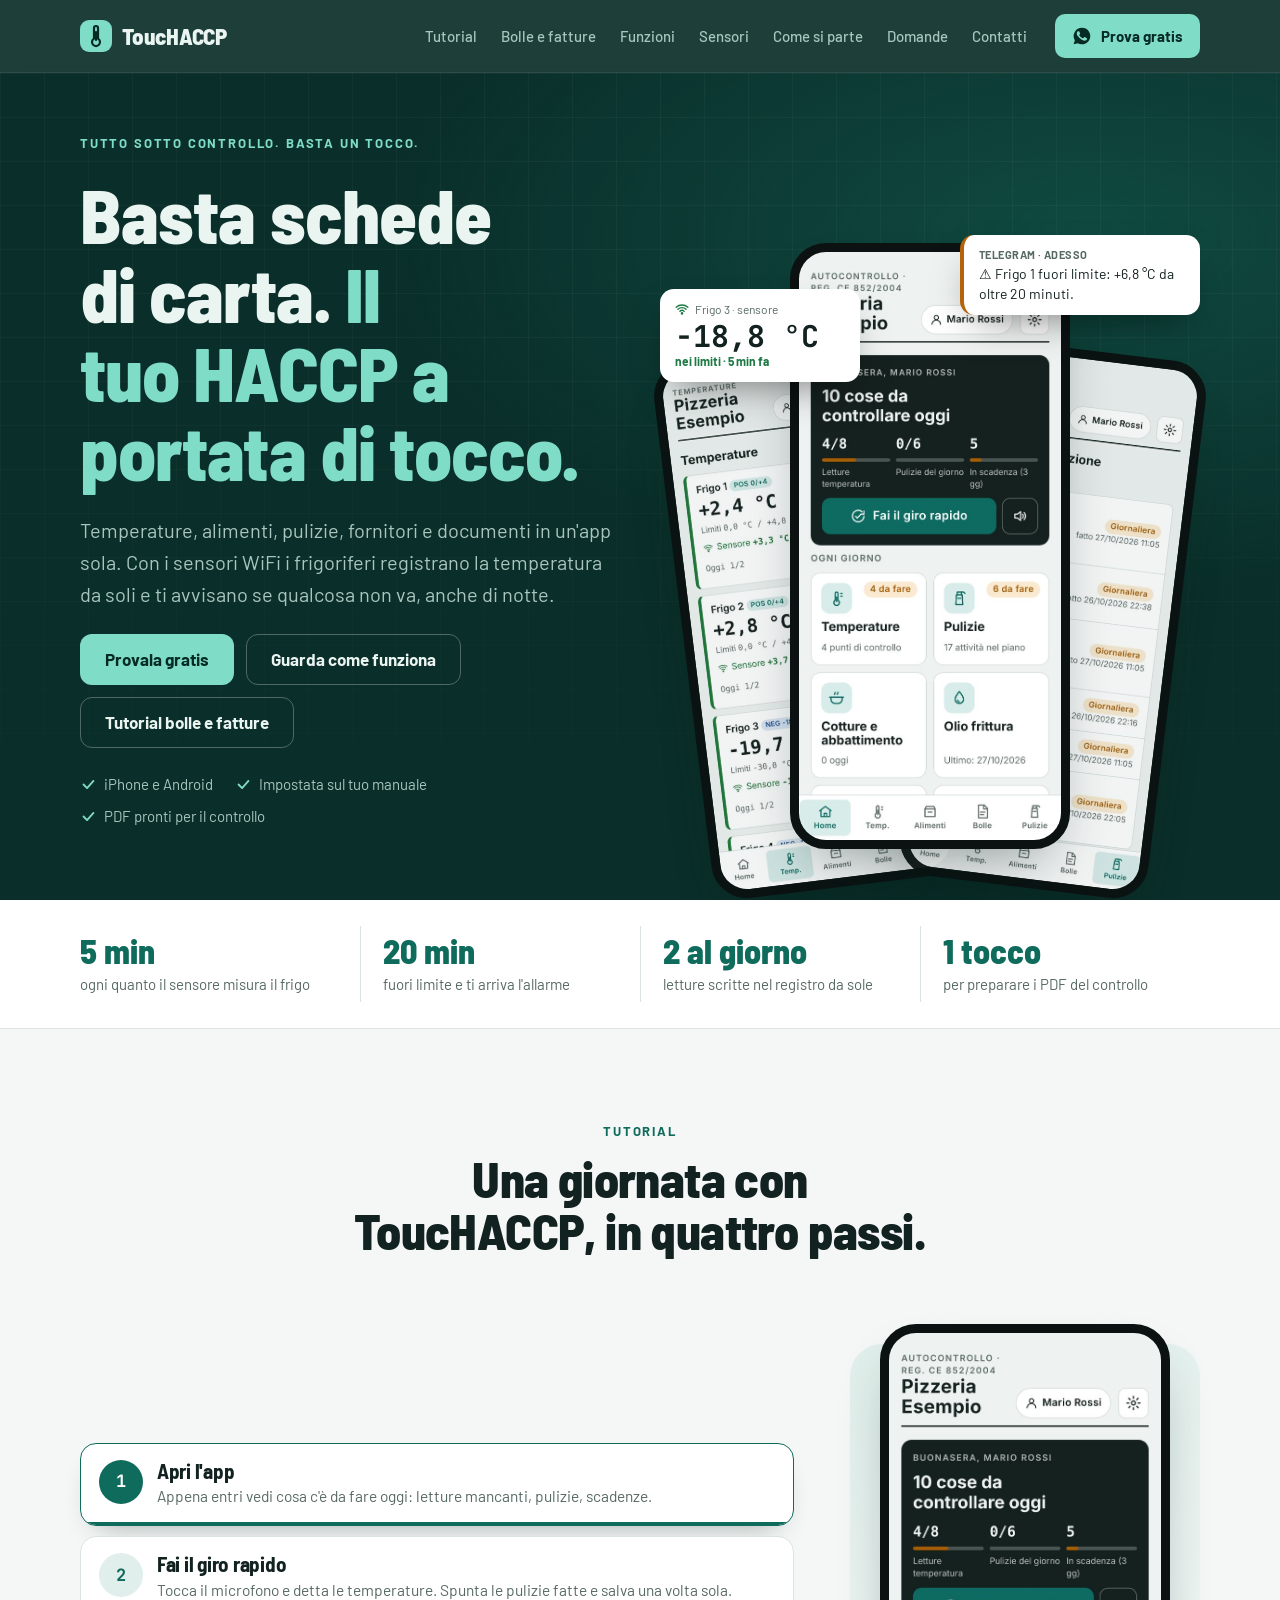
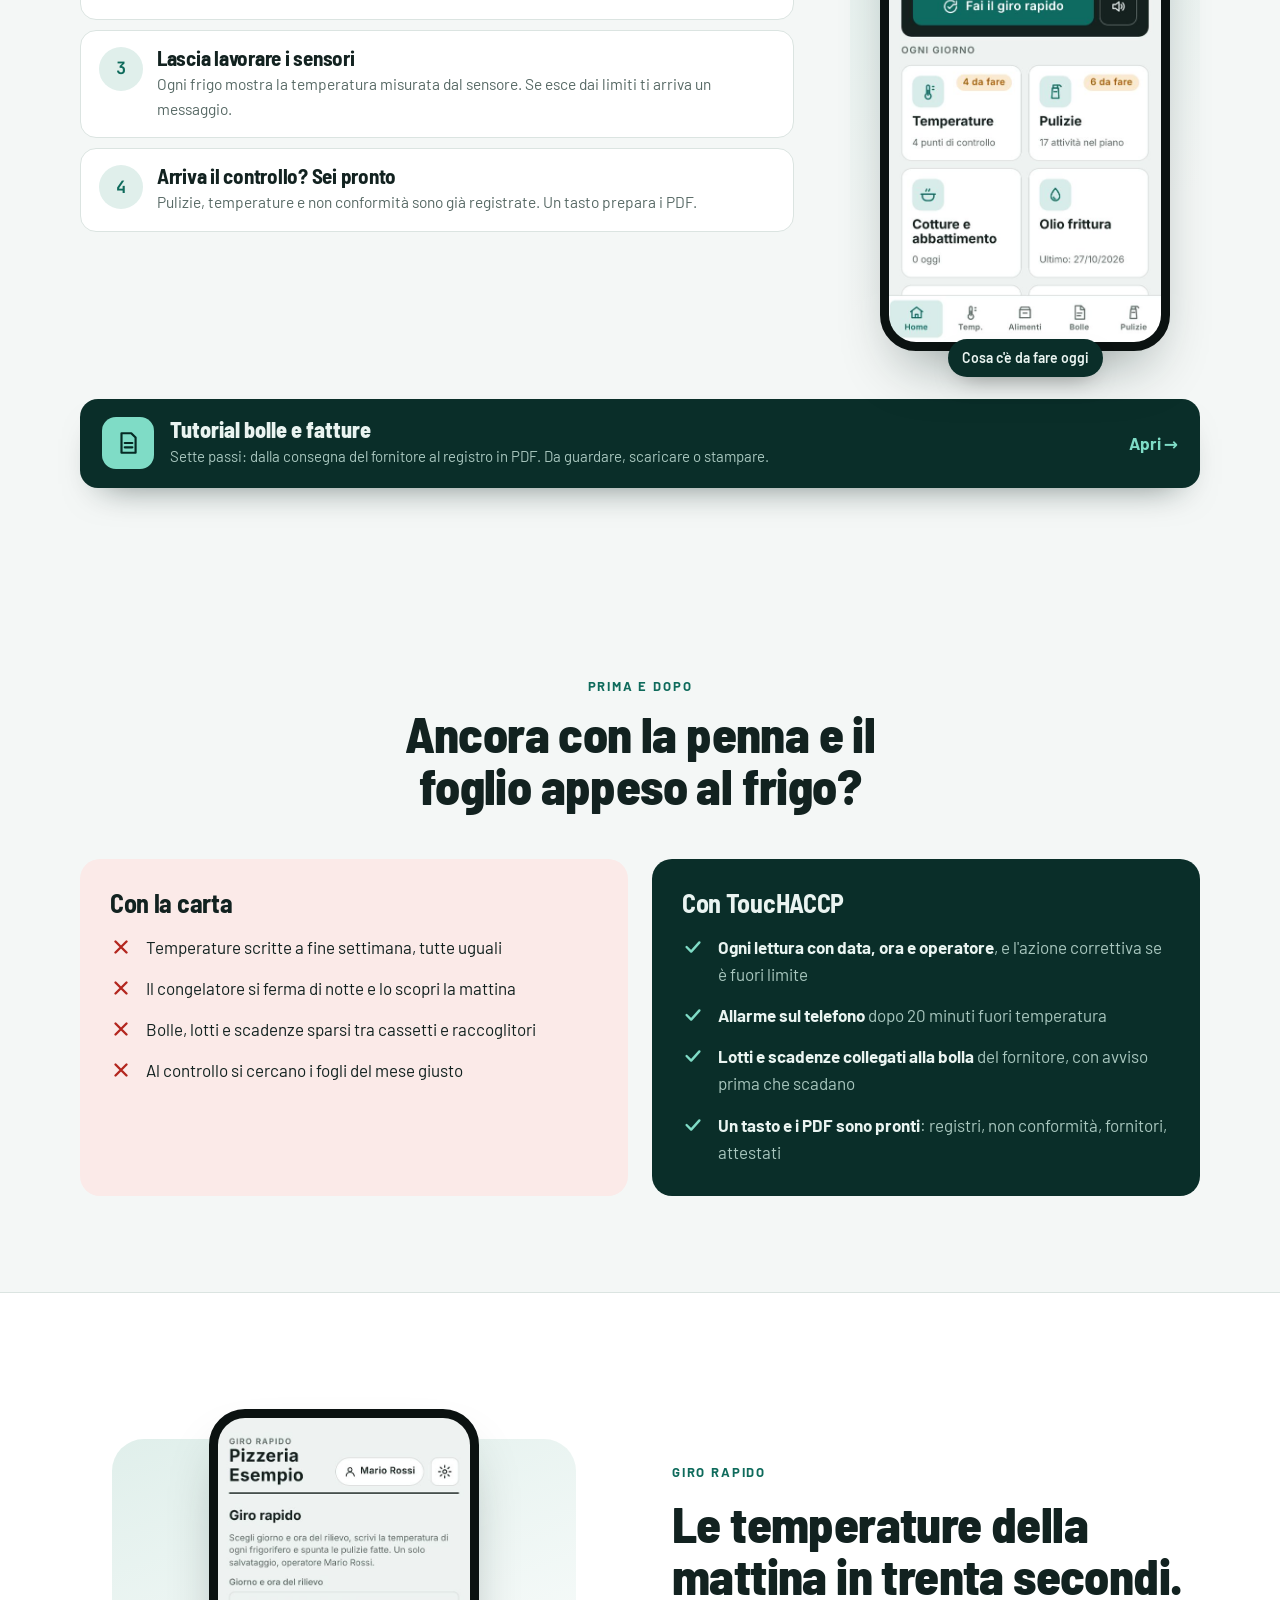
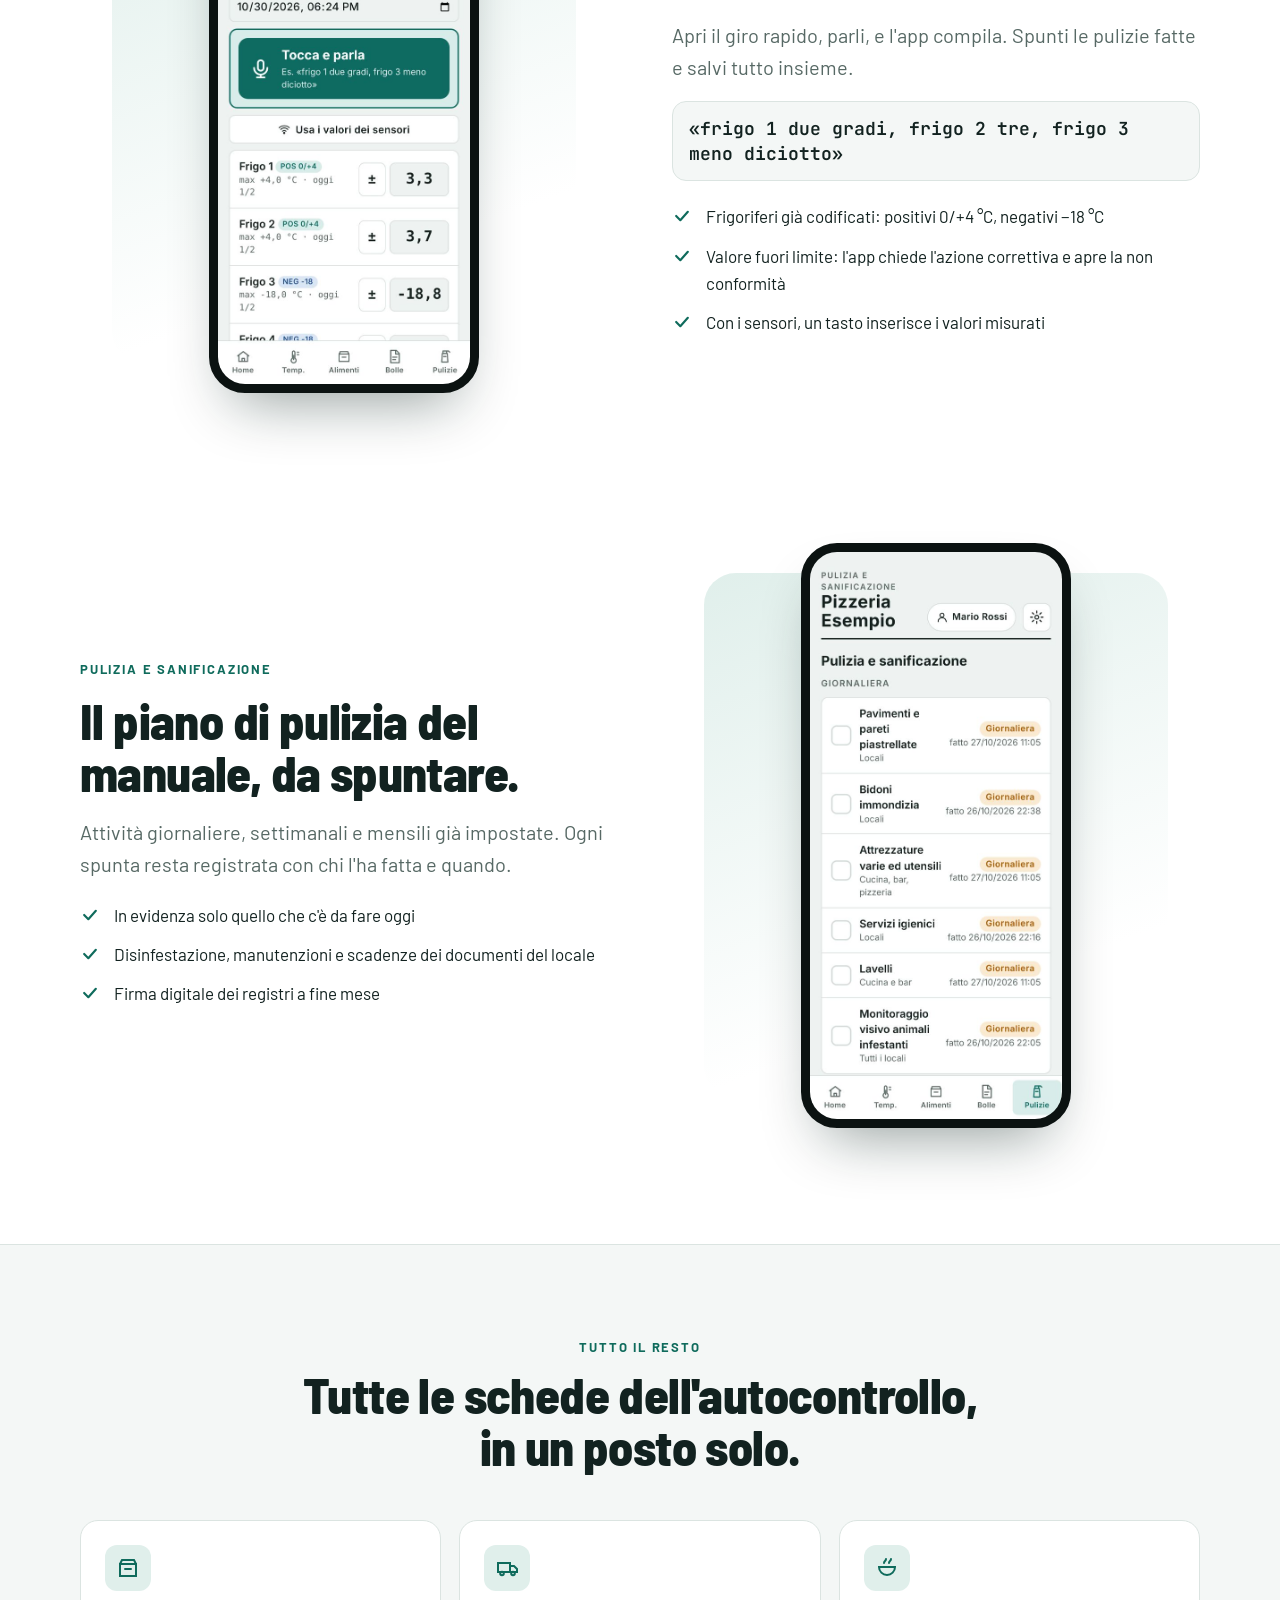
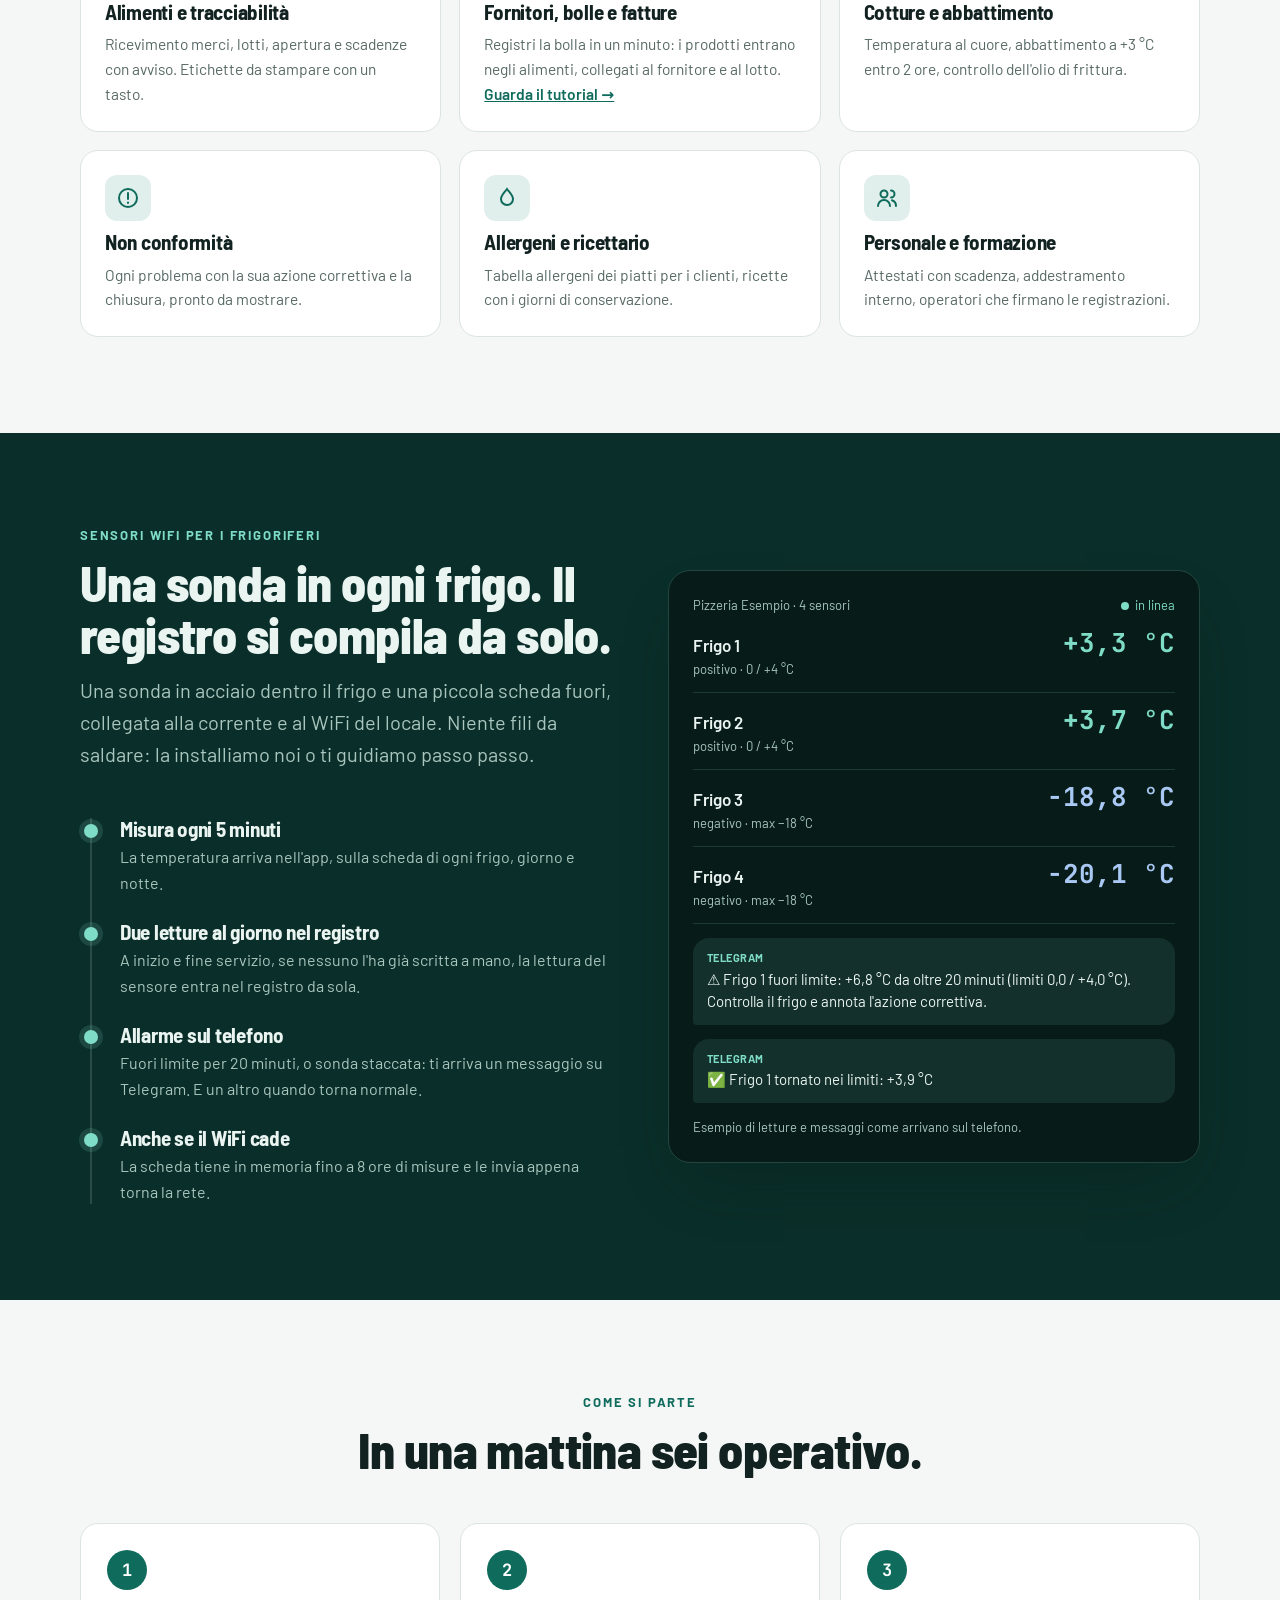
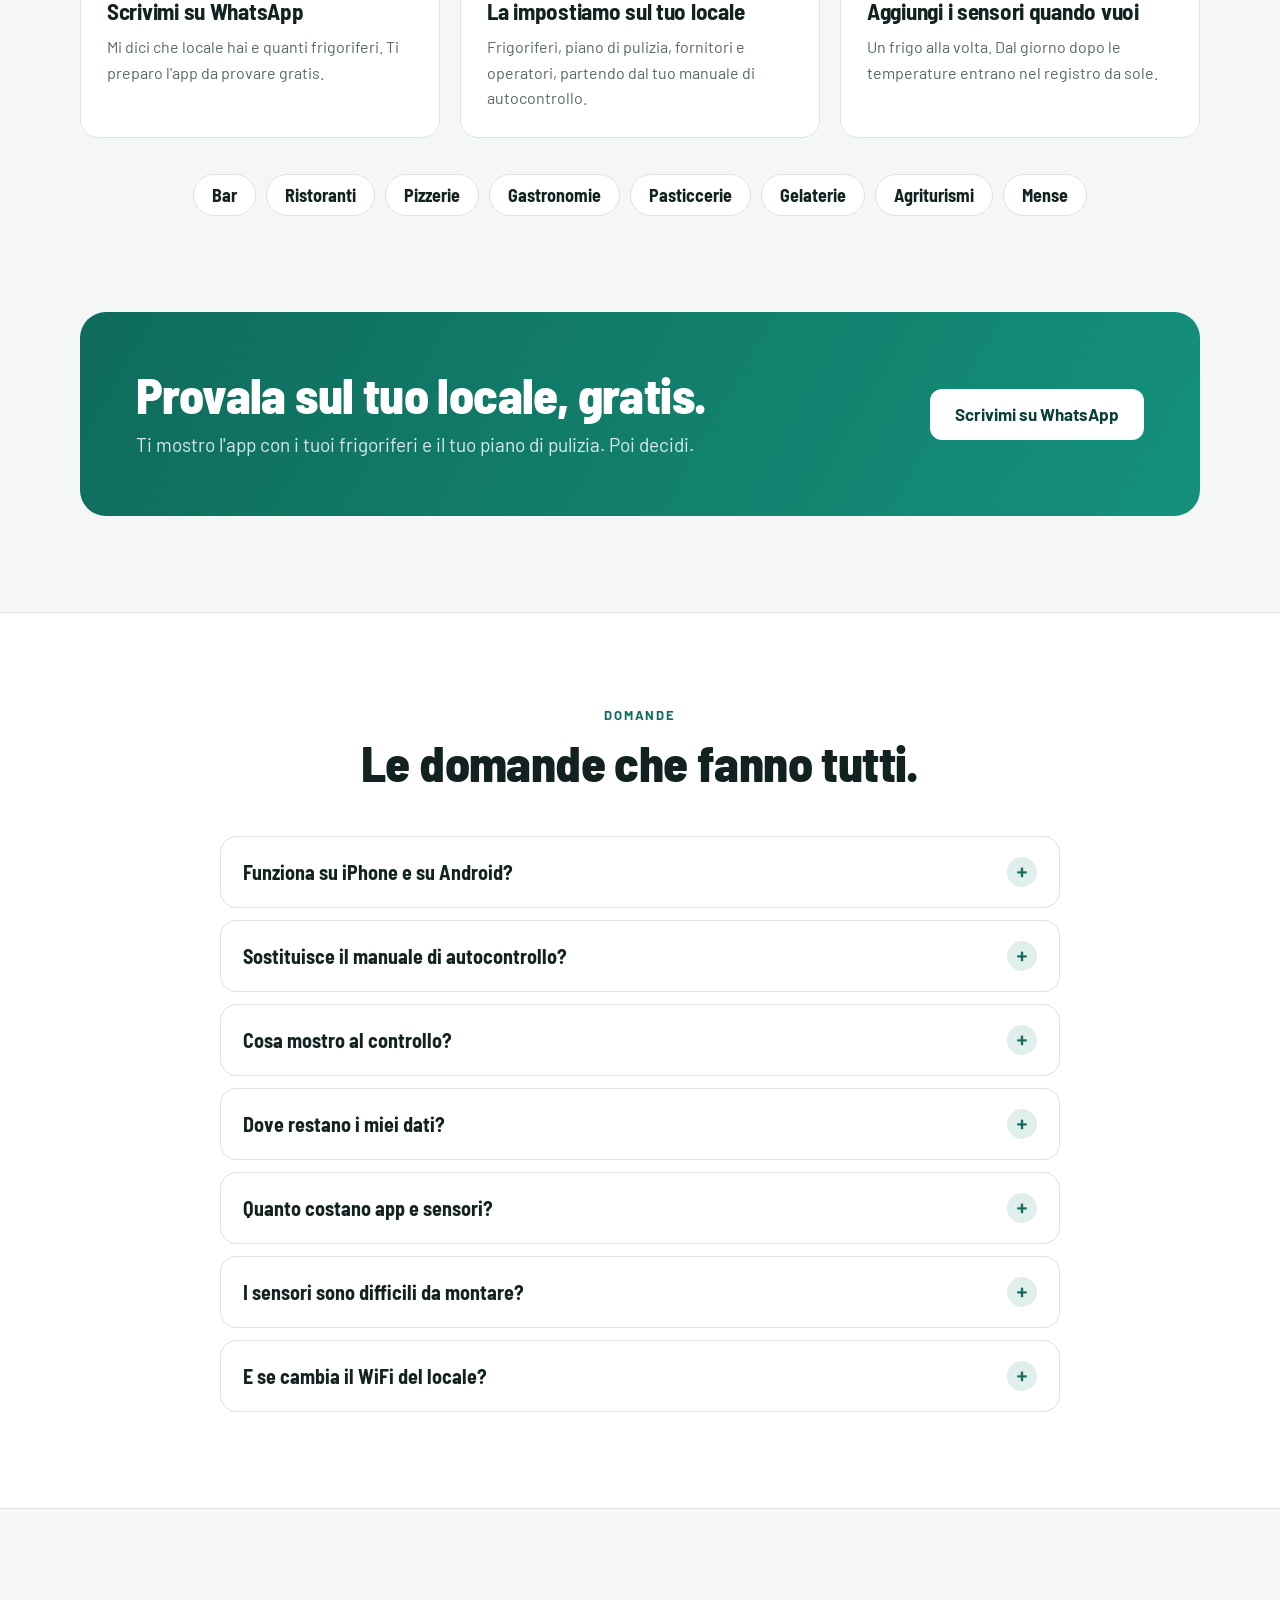
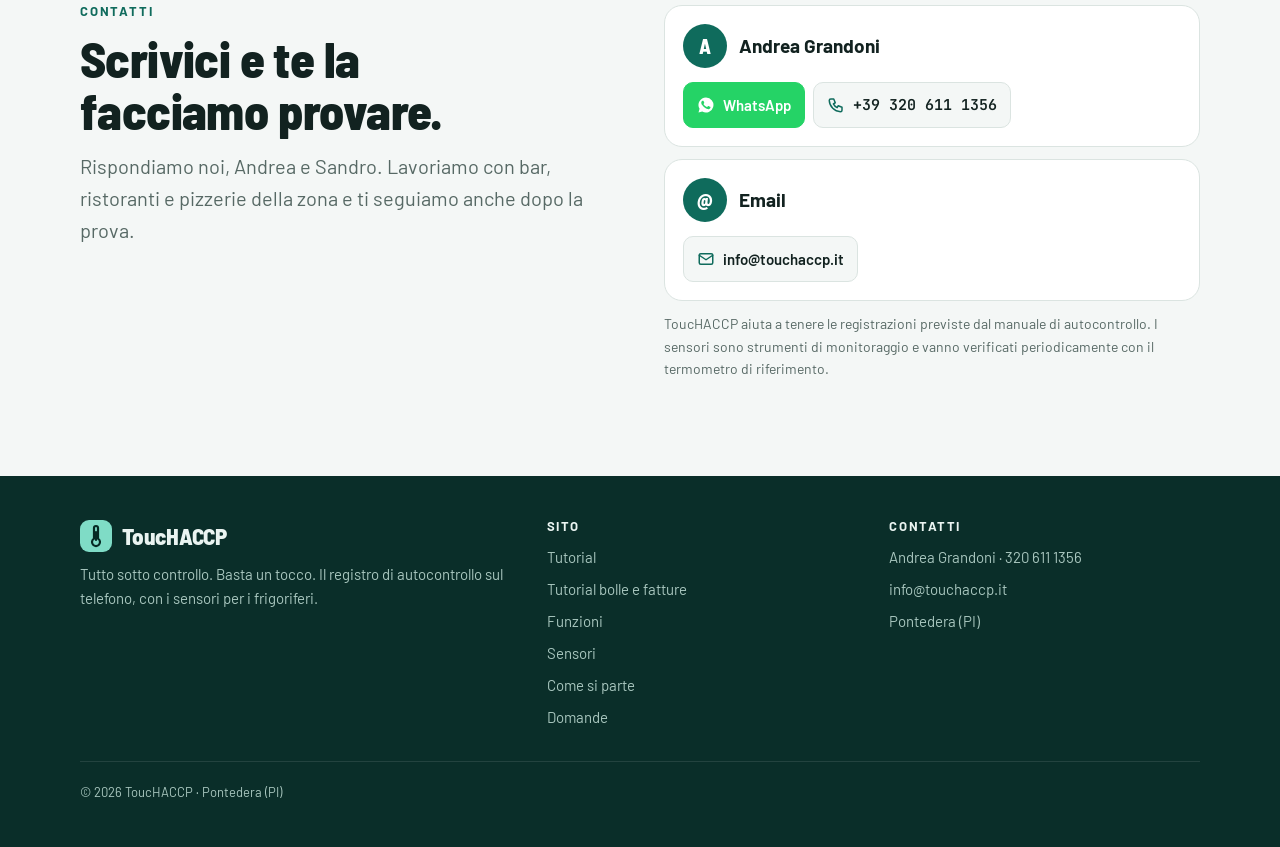
<file: haccp-pocket/index.html>
<!doctype html>
<html lang="it">
<head>
<meta charset="utf-8">
<meta name="viewport" content="width=device-width,initial-scale=1,viewport-fit=cover">
<title>ToucHACCP</title>
<meta name="description" content="ToucHACCP: il registro HACCP sul telefono per bar, ristoranti e pizzerie. Temperature, alimenti, pulizie e sensori WiFi per i frigoriferi con allarme sul telefono.">
<link rel="preconnect" href="https://fonts.googleapis.com">
<link rel="stylesheet" href="https://fonts.googleapis.com/css2?family=Barlow+Semi+Condensed:wght@600;700;800&family=Barlow:wght@400;500;600;700&family=JetBrains+Mono:wght@500;700&display=swap">
<meta property="og:title" content="ToucHACCP">
<meta property="og:description" content="Tutto sotto controllo. Basta un tocco. Il registro HACCP sul telefono, con i sensori WiFi per i frigoriferi.">
<meta property="og:image" content="s-home.jpg">
<link rel="icon" href="icon-192.png">
<style>
/* Layout: hero a tutta larghezza verde profondo con tre telefoni a ventaglio; poi fasce chiare alternate testo/telefono; una fascia scura per i sensori */
:root{
  --bg:#f4f7f6; --surface:#ffffff; --ink:#122220; --muted:#576965; --line:#dbe4e1;
  --accent:#0f6b5c; --accent-2:#14917b; --accent-ink:#ffffff; --accent-soft:#e0efeb;
  --deep:#0a2e29; --deep-2:#0f4a41; --on-deep:#eaf4f1; --on-deep-muted:#a8c6be; --mint:#7fdcc6;
  --cold:#2f5f9e; --warn:#b4640a; --warn-soft:#fdf1df; --ok:#1d7a45; --bad:#b3261e; --bad-soft:#fbeae8;
  --f-display:"Barlow Semi Condensed","Arial Narrow",system-ui,sans-serif;
  --f-body:"Barlow",system-ui,-apple-system,"Segoe UI",sans-serif;
  --f-num:"JetBrains Mono",ui-monospace,Menlo,Consolas,monospace;
  --shadow:0 30px 60px -24px rgba(6,30,26,.45);
}
@media (prefers-color-scheme:dark){:root:not([data-theme="light"]){
  --bg:#0d1514; --surface:#15201e; --ink:#e5eeeb; --muted:#9fb3ae; --line:#263a36;
  --accent:#3fb39c; --accent-2:#5cc9b1; --accent-ink:#04201b; --accent-soft:#16352f;
  --deep:#061614; --deep-2:#0b2b26; --on-deep:#e5eeeb; --on-deep-muted:#93b3ab; --mint:#7fdcc6;
  --cold:#8db4ea; --warn:#f0b35a; --warn-soft:#38280e; --ok:#5cc98a; --bad:#ff8a80; --bad-soft:#3a1c1a; color-scheme:dark}}
:root[data-theme="dark"]{
  --bg:#0d1514; --surface:#15201e; --ink:#e5eeeb; --muted:#9fb3ae; --line:#263a36;
  --accent:#3fb39c; --accent-2:#5cc9b1; --accent-ink:#04201b; --accent-soft:#16352f;
  --deep:#061614; --deep-2:#0b2b26; --on-deep:#e5eeeb; --on-deep-muted:#93b3ab; --mint:#7fdcc6;
  --cold:#8db4ea; --warn:#f0b35a; --warn-soft:#38280e; --ok:#5cc98a; --bad:#ff8a80; --bad-soft:#3a1c1a; color-scheme:dark}
*{box-sizing:border-box}
html{scroll-behavior:smooth}
body{margin:0;background:var(--bg);color:var(--ink);font:400 17px/1.6 var(--f-body)}
a{color:inherit}
img{max-width:100%}
.wrap{max-width:1160px;margin:0 auto;padding-left:max(20px,env(safe-area-inset-left,0px));padding-right:max(20px,env(safe-area-inset-right,0px))}
h1,h2,h3{font-family:var(--f-display);line-height:1.04;margin:0;text-wrap:balance;letter-spacing:-.012em}
h1{font-size:clamp(42px,6vw,76px);font-weight:800}
h2{font-size:clamp(32px,4.2vw,50px);font-weight:800}
h3{font-size:23px;font-weight:700}
p{margin:0}
.eyebrow{font:700 13px/1 var(--f-body);letter-spacing:.14em;text-transform:uppercase;color:var(--accent)}
.lead{font-size:20px;color:var(--muted);max-width:36em}
.num{font-family:var(--f-num);font-variant-numeric:tabular-nums}

/* barra in alto */
.top{position:sticky;top:env(safe-area-inset-top,0px);z-index:20;background:color-mix(in srgb,var(--deep) 92%,transparent);backdrop-filter:blur(10px);color:var(--on-deep);border-bottom:1px solid rgba(255,255,255,.08)}
body::before{content:"";position:fixed;inset:0 0 auto;height:env(safe-area-inset-top,0px);z-index:30;background:var(--deep)}
.top .wrap{display:flex;align-items:center;gap:28px;padding-block:14px}
.brand{display:flex;align-items:center;gap:10px;font:800 23px/1 var(--f-display);text-decoration:none;margin-right:auto;letter-spacing:-.01em}
.brand svg{width:32px;height:32px;flex:none}
.menu{display:flex;gap:24px;font-size:15px;font-weight:500}
.menu a{text-decoration:none;color:var(--on-deep-muted)}
.menu a:hover{color:var(--on-deep)}
.btn{display:inline-flex;align-items:center;justify-content:center;gap:9px;font:700 17px/1 var(--f-body);text-decoration:none;border-radius:12px;padding:16px 24px;border:1.5px solid transparent;cursor:pointer;transition:transform .15s,filter .15s}
.btn svg{width:20px;height:20px;flex:none}
.btn:hover{transform:translateY(-1px)}
.btn-pri{background:var(--mint);color:#062a24}
.btn-pri:hover{filter:brightness(1.06)}
.btn-ghost{border-color:rgba(255,255,255,.28);color:var(--on-deep)}
.btn-dark{background:var(--accent);color:var(--accent-ink)}
.btn-sm{padding:11px 16px;font-size:15px;border-radius:10px}
.btn:focus-visible,a:focus-visible,summary:focus-visible{outline:3px solid var(--mint);outline-offset:3px}

/* hero */
.hero{position:relative;overflow:hidden;background:radial-gradient(1200px 600px at 85% 20%,var(--deep-2),transparent 60%),var(--deep);color:var(--on-deep)}
.hero::before{content:"";position:absolute;inset:0;background-image:linear-gradient(rgba(255,255,255,.035) 1px,transparent 1px),linear-gradient(90deg,rgba(255,255,255,.035) 1px,transparent 1px);background-size:44px 44px;mask-image:linear-gradient(180deg,#000 30%,transparent)}
.hero .wrap{position:relative;display:grid;grid-template-columns:minmax(0,1fr) minmax(0,1fr);gap:40px;align-items:center;padding-block:64px 0}
.hero-txt{display:flex;flex-direction:column;gap:24px;min-width:0;padding-bottom:72px}
.hero .eyebrow{color:var(--mint)}
.hero .lead{color:var(--on-deep-muted)}
.hero h1 em{font-style:normal;color:var(--mint)}
.cta{display:flex;flex-wrap:wrap;gap:12px}
.ticks{display:flex;flex-wrap:wrap;gap:8px 22px;font-size:15px;color:var(--on-deep-muted);padding:0;margin:0;list-style:none}
.ticks li{display:flex;align-items:center;gap:7px}
.ticks svg{width:17px;height:17px;color:var(--mint);flex:none}
.fan{position:relative;height:600px;min-width:0}
.ph{position:absolute;bottom:-40px;width:250px;aspect-ratio:585/1266;border-radius:36px;border:9px solid #0b1211;background:#0b1211;overflow:hidden;box-shadow:var(--shadow)}
.ph img{display:block;width:100%;height:100%;object-fit:cover}
.ph.a{left:50%;transform:translateX(-50%);z-index:3;width:280px;bottom:-30px}
.ph.b{left:4%;transform:rotate(-7deg);z-index:2;bottom:-70px;opacity:.95}
.ph.c{right:4%;transform:rotate(7deg);z-index:2;bottom:-70px;opacity:.95}
.float{position:absolute;z-index:4;background:var(--surface);color:var(--ink);border-radius:14px;padding:12px 15px;box-shadow:0 18px 40px -16px rgba(0,0,0,.5);font-size:14px;line-height:1.4}
.float.probe{left:0;top:70px;min-width:200px}
.float.probe .k{font-size:12px;color:var(--muted);display:flex;align-items:center;gap:6px}
.float.probe .k svg{width:14px;height:14px;color:var(--ok)}
.float.probe .v{font:700 30px/1.1 var(--f-num);margin-top:3px}
.float.probe .s{font-size:12px;color:var(--ok);font-weight:700}
.float.tg{right:0;top:16px;max-width:240px;border-left:4px solid var(--warn)}
.float.tg b{display:block;font-size:11px;color:var(--muted);letter-spacing:.04em;margin-bottom:2px}

/* striscia numeri */
.facts{background:var(--surface);border-bottom:1px solid var(--line)}
.facts .wrap{display:grid;grid-template-columns:repeat(4,minmax(0,1fr));padding-block:26px}
.fact{padding:6px 22px;border-left:1px solid var(--line);display:flex;flex-direction:column;gap:2px}
.fact:first-child{border-left:0;padding-left:0}
.fact .n{font:800 34px/1.1 var(--f-display);color:var(--accent)}
.fact .t{font-size:15px;color:var(--muted)}

section{padding-block:96px}
.head{display:flex;flex-direction:column;gap:14px;margin-bottom:48px;max-width:760px}
.head.c{margin-inline:auto;text-align:center;align-items:center}
.alt{background:var(--surface);border-block:1px solid var(--line)}

/* confronto */
.vs{display:grid;grid-template-columns:minmax(0,1fr) minmax(0,1fr);gap:24px}
.col{border-radius:20px;padding:30px;display:flex;flex-direction:column;gap:18px}
.col.no{background:var(--bad-soft)}
.col.si{background:var(--deep);color:var(--on-deep)}
.col h3{font-size:26px}
.col ul{list-style:none;margin:0;padding:0;display:flex;flex-direction:column;gap:14px}
.col li{display:grid;grid-template-columns:26px minmax(0,1fr);gap:10px;align-items:start}
.col li svg{width:22px;height:22px;margin-top:2px}
.col.no li svg{color:var(--bad)}
.col.si li svg{color:var(--mint)}
.col.si li span{color:var(--on-deep-muted)}
.col.si li b{color:var(--on-deep)}

/* righe funzione */
.feature{display:grid;grid-template-columns:minmax(0,1fr) minmax(0,1fr);gap:64px;align-items:center}
.feature + .feature{margin-top:110px}
.feature.rev .fx{order:2}
.fx{position:relative;display:flex;justify-content:center;min-width:0;padding-block:20px}
.fx::before{content:"";position:absolute;inset:8% 6%;border-radius:32px;background:linear-gradient(160deg,var(--accent-soft),transparent 75%)}
.fx .ph{position:relative;bottom:auto;width:270px;transform:none}
.ftxt{display:flex;flex-direction:column;gap:18px;min-width:0}
.ftxt ul{list-style:none;padding:0;margin:4px 0 0;display:flex;flex-direction:column;gap:12px}
.ftxt li{display:grid;grid-template-columns:24px minmax(0,1fr);gap:10px}
.ftxt li svg{width:20px;height:20px;color:var(--accent);margin-top:3px}
.quote{font:600 18px/1.4 var(--f-num);background:var(--surface);border:1px solid var(--line);border-radius:14px;padding:14px 16px;color:var(--ink)}
.alt .quote{background:var(--bg)}

/* griglia funzioni */
.grid{display:grid;grid-template-columns:repeat(3,minmax(0,1fr));gap:18px}
.card{background:var(--surface);border:1px solid var(--line);border-radius:18px;padding:24px;display:flex;flex-direction:column;gap:10px}
.card .ic{width:46px;height:46px;border-radius:12px;background:var(--accent-soft);color:var(--accent);display:grid;place-items:center}
.card .ic svg{width:24px;height:24px}
.card h3{font-size:21px}
.card p{font-size:15.5px;color:var(--muted)}

/* sensori */
.band{background:var(--deep);color:var(--on-deep)}
.band .eyebrow{color:var(--mint)}
.band .lead{color:var(--on-deep-muted)}
.sgrid{display:grid;grid-template-columns:minmax(0,1fr) minmax(0,1fr);gap:56px;align-items:center}
.flow{display:flex;flex-direction:column;border-left:2px solid #2a4c45;margin:0 0 0 10px;padding:0}
.flow li{list-style:none;position:relative;padding:0 0 26px 28px}
.flow li:last-child{padding-bottom:0}
.flow li::before{content:"";position:absolute;left:-8px;top:6px;width:14px;height:14px;border-radius:50%;background:var(--mint);box-shadow:0 0 0 5px rgba(127,220,198,.15)}
.flow h3{font-size:21px;margin-bottom:4px}
.flow p{color:var(--on-deep-muted);font-size:16px}
.read{background:#071c19;border:1px solid #234640;border-radius:22px;padding:24px;display:flex;flex-direction:column;gap:14px;box-shadow:var(--shadow)}
.read .hd{display:flex;justify-content:space-between;font-size:13px;color:var(--on-deep-muted)}
.read .hd span:last-child{color:var(--mint);display:flex;align-items:center;gap:6px}
.read .hd span:last-child::before{content:"";width:8px;height:8px;border-radius:50%;background:var(--mint)}
.row{display:grid;grid-template-columns:minmax(0,1fr) auto;gap:12px;align-items:baseline;border-bottom:1px solid #1b3a34;padding-bottom:12px}
.row .n{font-weight:600}
.row .n small{display:block;color:var(--on-deep-muted);font-weight:400;font-size:13px}
.row .t{font:700 26px/1 var(--f-num)}
.row .t.neg{color:#a9c8f3}.row .t.pos{color:var(--mint)}
.msg{background:#13302c;border-radius:16px 16px 16px 4px;padding:12px 14px;font-size:15px;line-height:1.45}
.msg b{display:block;font-size:11px;color:var(--mint);letter-spacing:.04em;margin-bottom:3px}
.note-b{font-size:13px;color:var(--on-deep-muted)}

/* passi */
.steps{display:grid;grid-template-columns:repeat(3,minmax(0,1fr));gap:20px}
.step{background:var(--surface);border:1px solid var(--line);border-radius:18px;padding:26px;display:flex;flex-direction:column;gap:10px}
.step .n{width:40px;height:40px;border-radius:50%;background:var(--accent);color:var(--accent-ink);display:grid;place-items:center;font:700 17px/1 var(--f-num)}
.step p{color:var(--muted);font-size:16px}
.who{display:flex;flex-wrap:wrap;gap:10px;justify-content:center;margin-top:36px}
.who span{font:700 18px/1 var(--f-display);border:1.5px solid var(--line);border-radius:999px;padding:11px 18px;background:var(--surface)}

/* banner */
.banner{background:linear-gradient(120deg,var(--accent),var(--accent-2));color:#fff;border-radius:26px;padding:56px;display:grid;grid-template-columns:minmax(0,1fr) auto;gap:28px;align-items:center}
.banner h2{color:#fff}
.banner p{color:rgba(255,255,255,.85);font-size:19px;margin-top:10px}
.banner .btn{background:#fff;color:#0b4038}

/* faq */
.faq{display:flex;flex-direction:column;max-width:840px;margin:0 auto;gap:12px}
details{background:var(--surface);border:1px solid var(--line);border-radius:16px;padding:20px 22px}
summary{cursor:pointer;font:700 20px/1.3 var(--f-display);list-style:none;display:flex;justify-content:space-between;gap:16px;align-items:center}
summary::-webkit-details-marker{display:none}
summary::after{content:"+";flex:none;width:30px;height:30px;border-radius:50%;background:var(--accent-soft);color:var(--accent);display:grid;place-items:center;font:600 20px/1 var(--f-num)}
details[open] summary::after{content:"–"}
details p{color:var(--muted);margin-top:12px;max-width:68ch}

/* contatti */
.contact{display:grid;grid-template-columns:minmax(0,1fr) minmax(0,1fr);gap:48px;align-items:start}
.cards{display:flex;flex-direction:column;gap:12px}
.cc{display:grid;grid-template-columns:48px minmax(0,1fr) auto;gap:14px;align-items:center;background:var(--surface);border:1px solid var(--line);border-radius:16px;padding:16px 18px;text-decoration:none;transition:border-color .15s}
.cc:hover{border-color:var(--accent)}
.cc .ic{width:48px;height:48px;border-radius:14px;display:grid;place-items:center;background:var(--accent-soft);color:var(--accent)}
.cc.wa .ic{background:#25d366;color:#fff}
.cc .ic svg{width:24px;height:24px}
.cc .l{font-size:13px;color:var(--muted)}
.cc .v{font:600 18px/1.25 var(--f-body);overflow-wrap:anywhere;display:block}
.cc .go{font-size:14px;font-weight:700;color:var(--accent)}
.fine{font-size:14px;color:var(--muted)}
.person{background:var(--surface);border:1px solid var(--line);border-radius:18px;padding:18px;display:flex;flex-direction:column;gap:14px}
.pn{display:flex;align-items:center;gap:12px;font-size:19px}
.av{width:44px;height:44px;border-radius:50%;background:var(--accent);color:var(--accent-ink);display:grid;place-items:center;font:800 20px/1 var(--f-display);flex:none}
.acts{display:flex;flex-wrap:wrap;gap:8px}
.act{display:inline-flex;align-items:center;gap:8px;text-decoration:none;border:1px solid var(--line);border-radius:10px;padding:10px 13px;font-size:15px;font-weight:600;min-width:0;overflow-wrap:anywhere;background:var(--bg)}
.act:hover{border-color:var(--accent)}
.act svg{width:18px;height:18px;flex:none;color:var(--accent)}
.act.wa{background:#25d366;border-color:#25d366;color:#fff}.act.wa svg{color:#fff}

footer{background:var(--deep);color:var(--on-deep-muted);padding-block:44px;font-size:15px}
footer .wrap{display:grid;grid-template-columns:minmax(0,1.4fr) repeat(2,minmax(0,1fr));gap:32px}
footer .brand{color:var(--on-deep);margin-bottom:10px}
footer h4{font:700 13px/1 var(--f-body);letter-spacing:.12em;text-transform:uppercase;color:var(--on-deep);margin:0 0 12px}
footer ul{list-style:none;margin:0;padding:0;display:flex;flex-direction:column;gap:8px}
footer a{text-decoration:none}
footer a:hover{color:var(--on-deep)}
.legal{grid-column:1/-1;border-top:1px solid rgba(255,255,255,.1);padding-top:20px;font-size:13px}

@media (max-width:980px){
  .menu{display:none}
  .hero .wrap,.sgrid,.contact,.feature,.vs{grid-template-columns:1fr}
  .hero-txt{padding-bottom:0}
  .fan{height:520px}
  .feature.rev .fx{order:0}
  .feature{gap:36px}
  .feature + .feature{margin-top:80px}
  .grid,.steps{grid-template-columns:repeat(2,minmax(0,1fr))}
  .facts .wrap{grid-template-columns:repeat(2,minmax(0,1fr));row-gap:18px}
  .fact:nth-child(3){border-left:0;padding-left:0}
  .banner{grid-template-columns:1fr;padding:40px 28px}
  footer .wrap{grid-template-columns:1fr 1fr}
  footer .wrap>div:first-child{grid-column:1/-1}
}
@media (max-width:600px){
  body{font-size:16px}
  section{padding-block:68px}
  .hero .wrap{padding-block:40px 0}
  .lead{font-size:18px}
  .fan{height:440px}
  .ph{width:190px;border-width:7px;border-radius:28px}
  .ph.a{width:215px}
  .ph.b{left:-4%}.ph.c{right:-4%}
  .float.probe{top:30px;left:-6px;min-width:0;padding:10px 12px}.float.probe .v{font-size:24px}
  .float.tg{top:-10px;right:-6px;max-width:180px;font-size:12.5px}
  .grid,.steps{grid-template-columns:1fr}
  .col{padding:24px}
  .fx .ph{width:230px}
  .top .btn-sm span{display:none}
  .cc{grid-template-columns:48px minmax(0,1fr)}.cc .go{display:none}
}
@media (prefers-reduced-motion:no-preference){
  .float.probe{animation:fl 6s ease-in-out infinite}
  .float.tg{animation:fl 7s ease-in-out infinite reverse}
  @keyframes fl{50%{translate:0 -7px}}
}

section[id]{scroll-margin-top:84px}
.guide{margin-top:28px;display:grid;grid-template-columns:52px minmax(0,1fr) auto;gap:16px;align-items:center;background:var(--deep);color:var(--on-deep);border-radius:18px;padding:18px 22px;text-decoration:none;box-shadow:0 18px 36px -22px rgba(6,30,26,.6)}
.guide:hover{filter:brightness(1.08)}
.guide .gi{width:52px;height:52px;border-radius:14px;background:var(--mint);color:#062a24;display:grid;place-items:center}
.guide .gi svg{width:26px;height:26px}
.guide b{display:block;font:800 22px/1.15 var(--f-display)}
.guide .gt span{color:var(--on-deep-muted);font-size:15px}
.guide .ga{font-weight:700;color:var(--mint);white-space:nowrap}
@media (max-width:600px){.guide{grid-template-columns:44px minmax(0,1fr);padding:16px}.guide .gi{width:44px;height:44px}.guide .ga{grid-column:1/-1;justify-self:start}}
@media print{.guide{display:none}}
/* tutorial */
.tut{display:grid;grid-template-columns:minmax(0,1fr) minmax(0,auto);gap:56px;align-items:center}
.tsteps{list-style:none;margin:0;padding:0;display:flex;flex-direction:column;gap:10px}
.tbtn{width:100%;text-align:left;display:grid;grid-template-columns:44px minmax(0,1fr);gap:14px;align-items:start;background:var(--surface);border:1.5px solid var(--line);border-radius:16px;padding:16px 18px;font:inherit;color:inherit;cursor:pointer;position:relative;overflow:hidden;transition:border-color .2s,box-shadow .2s}
.tbtn .k{width:44px;height:44px;border-radius:50%;display:grid;place-items:center;background:var(--accent-soft);color:var(--accent);font:700 17px/1 var(--f-num)}
.tbtn h3{font-size:21px;margin-bottom:3px}
.tbtn p{color:var(--muted);font-size:15.5px}
.tbtn[aria-selected="true"]{border-color:var(--accent);box-shadow:0 14px 30px -18px rgba(6,30,26,.45)}
.tbtn[aria-selected="true"] .k{background:var(--accent);color:var(--accent-ink)}
.tbtn .bar{position:absolute;left:0;bottom:0;height:3px;width:0;background:var(--accent)}
.tbtn[aria-selected="true"] .bar{animation:tb 6s linear forwards}
.tut.paused .tbtn .bar{animation:none;width:0}
@keyframes tb{to{width:100%}}
.tphone{position:relative;display:flex;justify-content:center;padding:20px 30px}
.tphone::before{content:"";position:absolute;inset:6% 0;border-radius:32px;background:linear-gradient(160deg,var(--accent-soft),transparent 80%)}
.tphone .ph{position:relative;bottom:auto;width:290px;transform:none}
.tphone img{transition:opacity .35s}
.tcap{position:absolute;left:0;right:0;bottom:-6px;display:flex;justify-content:center}
.tcap span{background:var(--deep);color:var(--on-deep);font-size:14px;font-weight:600;border-radius:999px;padding:8px 14px;box-shadow:0 10px 24px -12px rgba(0,0,0,.5)}
.tut-print{display:none}
@media (max-width:980px){.tut{grid-template-columns:1fr;gap:28px}.tphone{order:-1}}
@media (max-width:600px){.tphone .ph{width:240px}.tbtn{padding:13px 14px;grid-template-columns:38px minmax(0,1fr)}.tbtn .k{width:38px;height:38px}.tbtn p{font-size:14.5px}}
@media (prefers-reduced-motion:reduce){.tbtn .bar{animation:none!important}}
@media print{.tut{display:none}.tut-print{display:grid}}
.tut-print{grid-template-columns:repeat(4,minmax(0,1fr));gap:18px}
.tut-print figure{margin:0;display:flex;flex-direction:column;gap:10px;align-items:center;text-align:center}
.tut-print .ph{position:relative;bottom:auto;transform:none;width:100%;max-width:200px}
.tut-print figcaption b{display:block;font:700 18px/1.2 var(--f-display)}
.tut-print figcaption span{font-size:14px;color:var(--muted)}
</style>
</head>
<body>

<header class="top">
  <div class="wrap">
    <a class="brand" href="#inizio" aria-label="ToucHACCP, torna all'inizio">
      <svg viewBox="0 0 32 32" aria-hidden="true"><rect width="32" height="32" rx="9" fill="#7fdcc6"/><path d="M18 18.6V8a2 2 0 1 0-4 0v10.6a4 4 0 1 0 4 0Z" fill="none" stroke="#062a24" stroke-width="2.2"/><path d="M16 12v8" stroke="#062a24" stroke-width="2.2" stroke-linecap="round"/></svg>
      ToucHACCP
    </a>
    <nav class="menu" aria-label="Sezioni">
      <a href="#tutorial">Tutorial</a><a href="bolle-fatture/">Bolle e fatture</a><a href="#funzioni">Funzioni</a><a href="#sensori">Sensori</a><a href="#come">Come si parte</a><a href="#domande">Domande</a><a href="#contatti">Contatti</a>
    </nav>
    <a class="btn btn-pri btn-sm" href="https://wa.me/393206111356?text=Ciao%20Andrea%2C%20vorrei%20provare%20ToucHACCP" target="_blank" rel="noopener">
      <svg viewBox="0 0 24 24" fill="currentColor" aria-hidden="true"><path d="M12 2a10 10 0 0 0-8.6 15.1L2 22l5-1.3A10 10 0 1 0 12 2Zm5.8 14.1c-.2.7-1.4 1.3-2 1.4-.5.1-1.2.1-1.9-.1a17 17 0 0 1-1.8-.7 13.6 13.6 0 0 1-5.2-4.6c-.4-.5-1.2-1.6-1.2-3.1 0-1.4.8-2.1 1-2.4.3-.3.6-.4.8-.4h.6c.2 0 .4 0 .6.5l.9 2.1c.1.2.1.4 0 .6l-.3.5-.4.5c-.1.1-.3.3-.1.6.2.3.8 1.3 1.7 2.1 1.2 1 2.2 1.4 2.5 1.5.3.2.5.1.7-.1l.9-1.1c.2-.3.4-.2.7-.1l2 1c.3.1.5.2.6.3.1.2.1.8-.1 1.5Z"/></svg>
      <span>Prova gratis</span>
    </a>
  </div>
</header>

<main id="inizio">
<section class="hero" style="padding-block:0">
  <div class="wrap">
    <div class="hero-txt">
      <span class="eyebrow">Tutto sotto controllo. Basta&nbsp;un&nbsp;tocco.</span>
      <h1>Basta schede di carta. <em>Il tuo HACCP a portata di tocco.</em></h1>
      <p class="lead">Temperature, alimenti, pulizie, fornitori e documenti in un'app sola. Con i sensori WiFi i frigoriferi registrano la temperatura da soli e ti avvisano se qualcosa non va, anche di notte.</p>
      <div class="cta">
        <a class="btn btn-pri" href="https://wa.me/393206111356?text=Ciao%20Andrea%2C%20vorrei%20provare%20ToucHACCP" target="_blank" rel="noopener">Provala gratis</a>
        <a class="btn btn-ghost" href="#tutorial">Guarda come funziona</a>
        <a class="btn btn-ghost" href="bolle-fatture/">Tutorial bolle e fatture</a>
      </div>
      <ul class="ticks">
        <li><svg viewBox="0 0 24 24" fill="none" stroke="currentColor" stroke-width="2.6" stroke-linecap="round" stroke-linejoin="round"><path d="m5 12 5 5 9-10"/></svg>iPhone e Android</li>
        <li><svg viewBox="0 0 24 24" fill="none" stroke="currentColor" stroke-width="2.6" stroke-linecap="round" stroke-linejoin="round"><path d="m5 12 5 5 9-10"/></svg>Impostata sul tuo manuale</li>
        <li><svg viewBox="0 0 24 24" fill="none" stroke="currentColor" stroke-width="2.6" stroke-linecap="round" stroke-linejoin="round"><path d="m5 12 5 5 9-10"/></svg>PDF pronti per il controllo</li>
      </ul>
    </div>
    <div class="fan" aria-label="Schermate dell'app">
      <div class="ph b"><img src="s-temp.jpg" alt="Schermata Temperature con i quattro frigoriferi e le letture dei sensori" width="585" height="1266"></div>
      <div class="ph c"><img src="s-pul.jpg" alt="Schermata Pulizia e sanificazione con il piano giornaliero" width="585" height="1266"></div>
      <div class="ph a"><img src="s-home.jpg" alt="Schermata iniziale: cose da controllare oggi, letture e pulizie del giorno" width="585" height="1266"></div>
      <div class="float probe" aria-hidden="true">
        <div class="k"><svg viewBox="0 0 24 24" fill="none" stroke="currentColor" stroke-width="2.4" stroke-linecap="round"><path d="M2 9a15 15 0 0 1 20 0"/><path d="M5 12.5a10 10 0 0 1 14 0"/><path d="M8.5 16a5 5 0 0 1 7 0"/><circle cx="12" cy="19.5" r="1"/></svg>Frigo 3 · sensore</div>
        <div class="v">−18,8 °C</div>
        <div class="s">nei limiti · 5 min fa</div>
      </div>
      <div class="float tg" aria-hidden="true"><b>TELEGRAM · ADESSO</b>⚠️ Frigo 1 fuori limite: +6,8 °C da oltre 20 minuti.</div>
    </div>
  </div>
</section>

<div class="facts">
  <div class="wrap">
    <div class="fact"><span class="n num">5 min</span><span class="t">ogni quanto il sensore misura il frigo</span></div>
    <div class="fact"><span class="n num">20 min</span><span class="t">fuori limite e ti arriva l'allarme</span></div>
    <div class="fact"><span class="n num">2 al giorno</span><span class="t">letture scritte nel registro da sole</span></div>
    <div class="fact"><span class="n num">1 tocco</span><span class="t">per preparare i PDF del controllo</span></div>
  </div>
</div>


<section id="tutorial">
  <div class="wrap">
    <div class="head c">
      <span class="eyebrow">Tutorial</span>
      <h2>Una giornata con ToucHACCP, in quattro passi.</h2>
    </div>
    <div class="tut" id="tut">
      <ol class="tsteps" role="tablist" aria-label="Passi del tutorial"><li><button type="button" class="tbtn" role="tab" id="tb0" aria-selected="true" aria-controls="tpanel" data-i="0"><span class="k">1</span><span><h3>Apri l'app</h3><p>Appena entri vedi cosa c'è da fare oggi: letture mancanti, pulizie, scadenze.</p></span><span class="bar" aria-hidden="true"></span></button></li><li><button type="button" class="tbtn" role="tab" id="tb1" aria-selected="false" aria-controls="tpanel" data-i="1"><span class="k">2</span><span><h3>Fai il giro rapido</h3><p>Tocca il microfono e detta le temperature. Spunta le pulizie fatte e salva una volta sola.</p></span><span class="bar" aria-hidden="true"></span></button></li><li><button type="button" class="tbtn" role="tab" id="tb2" aria-selected="false" aria-controls="tpanel" data-i="2"><span class="k">3</span><span><h3>Lascia lavorare i sensori</h3><p>Ogni frigo mostra la temperatura misurata dal sensore. Se esce dai limiti ti arriva un messaggio.</p></span><span class="bar" aria-hidden="true"></span></button></li><li><button type="button" class="tbtn" role="tab" id="tb3" aria-selected="false" aria-controls="tpanel" data-i="3"><span class="k">4</span><span><h3>Arriva il controllo? Sei pronto</h3><p>Pulizie, temperature e non conformità sono già registrate. Un tasto prepara i PDF.</p></span><span class="bar" aria-hidden="true"></span></button></li></ol>
      <div class="tphone" id="tpanel" role="tabpanel" aria-live="polite"><div class="ph"><img id="timg" src="s-home.jpg" alt="Schermata del passo 1" width="585" height="1266"></div><div class="tcap"><span id="tcap">Cosa c'è da fare oggi</span></div></div>
    </div>
    <a class="guide" href="bolle-fatture/">
      <span class="gi"><svg viewBox="0 0 24 24" fill="none" stroke="currentColor" stroke-width="2" stroke-linecap="round" stroke-linejoin="round"><path d="M6 3h9l4 4v14H6z"/><path d="M9 12h7M9 16h7"/></svg></span>
      <span class="gt"><b>Tutorial bolle e fatture</b><span>Sette passi: dalla consegna del fornitore al registro in PDF. Da guardare, scaricare o stampare.</span></span>
      <span class="ga">Apri →</span>
    </a>
    <div class="tut-print"><figure><div class="ph"><img src="s-home.jpg" alt="" width="585" height="1266" loading="lazy"></div><figcaption><b>1. Apri l'app</b><span>Appena entri vedi cosa c'è da fare oggi: letture mancanti, pulizie, scadenze.</span></figcaption></figure><figure><div class="ph"><img src="s-giro.jpg" alt="" width="585" height="1266" loading="lazy"></div><figcaption><b>2. Fai il giro rapido</b><span>Tocca il microfono e detta le temperature. Spunta le pulizie fatte e salva una volta sola.</span></figcaption></figure><figure><div class="ph"><img src="s-temp.jpg" alt="" width="585" height="1266" loading="lazy"></div><figcaption><b>3. Lascia lavorare i sensori</b><span>Ogni frigo mostra la temperatura misurata dal sensore. Se esce dai limiti ti arriva un messaggio.</span></figcaption></figure><figure><div class="ph"><img src="s-pul.jpg" alt="" width="585" height="1266" loading="lazy"></div><figcaption><b>4. Arriva il controllo? Sei pronto</b><span>Pulizie, temperature e non conformità sono già registrate. Un tasto prepara i PDF.</span></figcaption></figure></div>
  </div>
</section>
<script>
(function(){
  var S=[["s-home.jpg","Cosa c'è da fare oggi"],["s-giro.jpg","«frigo 1 due gradi…»"],["s-temp.jpg","Sensore +3,3 °C · 5 min fa"],["s-pul.jpg","Tutto registrato, con data e ora"]],root=document.getElementById("tut");if(!root)return;
  var bs=root.querySelectorAll(".tbtn"),img=document.getElementById("timg"),cap=document.getElementById("tcap"),cur=0,timer=null;
  var still=window.matchMedia&&window.matchMedia("(prefers-reduced-motion: reduce)").matches;
  S.forEach(function(x){var i=new Image();i.src=x[0]});
  function show(i){cur=i;bs.forEach(function(b,j){b.setAttribute("aria-selected",String(j===i));var bar=b.querySelector(".bar");if(bar){bar.style.animation="none";void bar.offsetWidth;bar.style.animation=""}});
    img.style.opacity=0;setTimeout(function(){img.src=S[i][0];img.alt="Schermata del passo "+(i+1);cap.textContent=S[i][1];img.style.opacity=1},180)}
  function next(){show((cur+1)%S.length)}
  function play(){if(still)return;clearInterval(timer);timer=setInterval(next,6000)}
  bs.forEach(function(b){b.addEventListener("click",function(){clearInterval(timer);root.classList.add("paused");show(+b.dataset.i)})});
  if(still)root.classList.add("paused");
  play();
})();
</script>
<section>
  <div class="wrap">
    <div class="head c">
      <span class="eyebrow">Prima e dopo</span>
      <h2>Ancora con la penna e il foglio appeso al frigo?</h2>
    </div>
    <div class="vs">
      <div class="col no">
        <h3>Con la carta</h3>
        <ul>
          <li><svg viewBox="0 0 24 24" fill="none" stroke="currentColor" stroke-width="2.6" stroke-linecap="round"><path d="M6 6l12 12M18 6 6 18"/></svg><span>Temperature scritte a fine settimana, tutte uguali</span></li>
          <li><svg viewBox="0 0 24 24" fill="none" stroke="currentColor" stroke-width="2.6" stroke-linecap="round"><path d="M6 6l12 12M18 6 6 18"/></svg><span>Il congelatore si ferma di notte e lo scopri la mattina</span></li>
          <li><svg viewBox="0 0 24 24" fill="none" stroke="currentColor" stroke-width="2.6" stroke-linecap="round"><path d="M6 6l12 12M18 6 6 18"/></svg><span>Bolle, lotti e scadenze sparsi tra cassetti e raccoglitori</span></li>
          <li><svg viewBox="0 0 24 24" fill="none" stroke="currentColor" stroke-width="2.6" stroke-linecap="round"><path d="M6 6l12 12M18 6 6 18"/></svg><span>Al controllo si cercano i fogli del mese giusto</span></li>
        </ul>
      </div>
      <div class="col si">
        <h3>Con ToucHACCP</h3>
        <ul>
          <li><svg viewBox="0 0 24 24" fill="none" stroke="currentColor" stroke-width="2.6" stroke-linecap="round" stroke-linejoin="round"><path d="m5 12 5 5 9-10"/></svg><span><b>Ogni lettura con data, ora e operatore</b>, e l'azione correttiva se è fuori limite</span></li>
          <li><svg viewBox="0 0 24 24" fill="none" stroke="currentColor" stroke-width="2.6" stroke-linecap="round" stroke-linejoin="round"><path d="m5 12 5 5 9-10"/></svg><span><b>Allarme sul telefono</b> dopo 20 minuti fuori temperatura</span></li>
          <li><svg viewBox="0 0 24 24" fill="none" stroke="currentColor" stroke-width="2.6" stroke-linecap="round" stroke-linejoin="round"><path d="m5 12 5 5 9-10"/></svg><span><b>Lotti e scadenze collegati alla bolla</b> del fornitore, con avviso prima che scadano</span></li>
          <li><svg viewBox="0 0 24 24" fill="none" stroke="currentColor" stroke-width="2.6" stroke-linecap="round" stroke-linejoin="round"><path d="m5 12 5 5 9-10"/></svg><span><b>Un tasto e i PDF sono pronti</b>: registri, non conformità, fornitori, attestati</span></li>
        </ul>
      </div>
    </div>
  </div>
</section>

<section class="alt" id="funzioni">
  <div class="wrap">
    <div class="feature">
      <div class="fx"><div class="ph"><img src="s-giro.jpg" alt="Giro rapido: dettatura a voce e temperature di ogni frigorifero" width="585" height="1266" loading="lazy"></div></div>
      <div class="ftxt">
        <span class="eyebrow">Giro rapido</span>
        <h2>Le temperature della mattina in trenta secondi.</h2>
        <p class="lead">Apri il giro rapido, parli, e l'app compila. Spunti le pulizie fatte e salvi tutto insieme.</p>
        <div class="quote">«frigo 1 due gradi, frigo 2 tre, frigo 3 meno diciotto»</div>
        <ul>
          <li><svg viewBox="0 0 24 24" fill="none" stroke="currentColor" stroke-width="2.6" stroke-linecap="round" stroke-linejoin="round"><path d="m5 12 5 5 9-10"/></svg><span>Frigoriferi già codificati: positivi 0/+4 °C, negativi −18 °C</span></li>
          <li><svg viewBox="0 0 24 24" fill="none" stroke="currentColor" stroke-width="2.6" stroke-linecap="round" stroke-linejoin="round"><path d="m5 12 5 5 9-10"/></svg><span>Valore fuori limite: l'app chiede l'azione correttiva e apre la non conformità</span></li>
          <li><svg viewBox="0 0 24 24" fill="none" stroke="currentColor" stroke-width="2.6" stroke-linecap="round" stroke-linejoin="round"><path d="m5 12 5 5 9-10"/></svg><span>Con i sensori, un tasto inserisce i valori misurati</span></li>
        </ul>
      </div>
    </div>
    <div class="feature rev">
      <div class="fx"><div class="ph"><img src="s-pul.jpg" alt="Piano di pulizia giornaliero con le attività da spuntare" width="585" height="1266" loading="lazy"></div></div>
      <div class="ftxt">
        <span class="eyebrow">Pulizia e sanificazione</span>
        <h2>Il piano di pulizia del manuale, da spuntare.</h2>
        <p class="lead">Attività giornaliere, settimanali e mensili già impostate. Ogni spunta resta registrata con chi l'ha fatta e quando.</p>
        <ul>
          <li><svg viewBox="0 0 24 24" fill="none" stroke="currentColor" stroke-width="2.6" stroke-linecap="round" stroke-linejoin="round"><path d="m5 12 5 5 9-10"/></svg><span>In evidenza solo quello che c'è da fare oggi</span></li>
          <li><svg viewBox="0 0 24 24" fill="none" stroke="currentColor" stroke-width="2.6" stroke-linecap="round" stroke-linejoin="round"><path d="m5 12 5 5 9-10"/></svg><span>Disinfestazione, manutenzioni e scadenze dei documenti del locale</span></li>
          <li><svg viewBox="0 0 24 24" fill="none" stroke="currentColor" stroke-width="2.6" stroke-linecap="round" stroke-linejoin="round"><path d="m5 12 5 5 9-10"/></svg><span>Firma digitale dei registri a fine mese</span></li>
        </ul>
      </div>
    </div>
  </div>
</section>

<section>
  <div class="wrap">
    <div class="head c">
      <span class="eyebrow">Tutto il resto</span>
      <h2>Tutte le schede dell'autocontrollo, in un posto solo.</h2>
    </div>
    <div class="grid">
      <div class="card"><span class="ic"><svg viewBox="0 0 24 24" fill="none" stroke="currentColor" stroke-width="2" stroke-linecap="round"><path d="M4 8h16v12H4z"/><path d="M4 8l2-4h12l2 4"/><path d="M9 13h6"/></svg></span><h3>Alimenti e tracciabilità</h3><p>Ricevimento merci, lotti, apertura e scadenze con avviso. Etichette da stampare con un tasto.</p></div>
      <div class="card"><span class="ic"><svg viewBox="0 0 24 24" fill="none" stroke="currentColor" stroke-width="2" stroke-linecap="round"><path d="M3 7h12v9H3z"/><path d="M15 10h4l3 3v3h-7"/><circle cx="7" cy="17.5" r="1.8"/><circle cx="18" cy="17.5" r="1.8"/></svg></span><h3>Fornitori, bolle e fatture</h3><p>Registri la bolla in un minuto: i prodotti entrano negli alimenti, collegati al fornitore e al lotto. <a href="bolle-fatture/" style="color:var(--accent);font-weight:600">Guarda il tutorial →</a></p></div>
      <div class="card"><span class="ic"><svg viewBox="0 0 24 24" fill="none" stroke="currentColor" stroke-width="2" stroke-linecap="round"><path d="M4 11h16a8 8 0 0 1-16 0Z"/><path d="M9 7c0-2 2-2 2-4M14 7c0-2 2-2 2-4"/></svg></span><h3>Cotture e abbattimento</h3><p>Temperatura al cuore, abbattimento a +3 °C entro 2 ore, controllo dell'olio di frittura.</p></div>
      <div class="card"><span class="ic"><svg viewBox="0 0 24 24" fill="none" stroke="currentColor" stroke-width="2" stroke-linecap="round"><circle cx="12" cy="12" r="9"/><path d="M12 7v6M12 16.5v.5"/></svg></span><h3>Non conformità</h3><p>Ogni problema con la sua azione correttiva e la chiusura, pronto da mostrare.</p></div>
      <div class="card"><span class="ic"><svg viewBox="0 0 24 24" fill="none" stroke="currentColor" stroke-width="2" stroke-linecap="round"><path d="M12 3c3 4 6 6.5 6 10a6 6 0 0 1-12 0c0-3.5 3-6 6-10Z"/></svg></span><h3>Allergeni e ricettario</h3><p>Tabella allergeni dei piatti per i clienti, ricette con i giorni di conservazione.</p></div>
      <div class="card"><span class="ic"><svg viewBox="0 0 24 24" fill="none" stroke="currentColor" stroke-width="2" stroke-linecap="round"><circle cx="9" cy="8" r="3.5"/><path d="M3 20c0-3.5 2.7-6 6-6s6 2.5 6 6"/><path d="M16 4.5a3.5 3.5 0 0 1 0 7M21 20c0-3-1.5-5-4-5.8"/></svg></span><h3>Personale e formazione</h3><p>Attestati con scadenza, addestramento interno, operatori che firmano le registrazioni.</p></div>
    </div>
  </div>
</section>

<section class="band" id="sensori">
  <div class="wrap sgrid">
    <div>
      <div class="head">
        <span class="eyebrow">Sensori WiFi per i frigoriferi</span>
        <h2>Una sonda in ogni frigo. Il registro si compila da solo.</h2>
        <p class="lead">Una sonda in acciaio dentro il frigo e una piccola scheda fuori, collegata alla corrente e al WiFi del locale. Niente fili da saldare: la installiamo noi o ti guidiamo passo passo.</p>
      </div>
      <ol class="flow">
        <li><h3>Misura ogni 5 minuti</h3><p>La temperatura arriva nell'app, sulla scheda di ogni frigo, giorno e notte.</p></li>
        <li><h3>Due letture al giorno nel registro</h3><p>A inizio e fine servizio, se nessuno l'ha già scritta a mano, la lettura del sensore entra nel registro da sola.</p></li>
        <li><h3>Allarme sul telefono</h3><p>Fuori limite per 20 minuti, o sonda staccata: ti arriva un messaggio su Telegram. E un altro quando torna normale.</p></li>
        <li><h3>Anche se il WiFi cade</h3><p>La scheda tiene in memoria fino a 8 ore di misure e le invia appena torna la rete.</p></li>
      </ol>
    </div>
    <div class="read" aria-label="Esempio di letture dei sensori">
      <div class="hd"><span>Pizzeria Esempio · 4 sensori</span><span>in linea</span></div>
      <div class="row"><div class="n">Frigo 1<small>positivo · 0 / +4 °C</small></div><div class="t pos num">+3,3 °C</div></div>
      <div class="row"><div class="n">Frigo 2<small>positivo · 0 / +4 °C</small></div><div class="t pos num">+3,7 °C</div></div>
      <div class="row"><div class="n">Frigo 3<small>negativo · max −18 °C</small></div><div class="t neg num">−18,8 °C</div></div>
      <div class="row"><div class="n">Frigo 4<small>negativo · max −18 °C</small></div><div class="t neg num">−20,1 °C</div></div>
      <div class="msg"><b>TELEGRAM</b>⚠️ Frigo 1 fuori limite: +6,8 °C da oltre 20 minuti (limiti 0,0 / +4,0 °C). Controlla il frigo e annota l'azione correttiva.</div>
      <div class="msg"><b>TELEGRAM</b>✅ Frigo 1 tornato nei limiti: +3,9 °C</div>
      <p class="note-b">Esempio di letture e messaggi come arrivano sul telefono.</p>
    </div>
  </div>
</section>

<section id="come">
  <div class="wrap">
    <div class="head c">
      <span class="eyebrow">Come si parte</span>
      <h2>In una mattina sei operativo.</h2>
    </div>
    <div class="steps">
      <div class="step"><span class="n">1</span><h3>Scrivimi su WhatsApp</h3><p>Mi dici che locale hai e quanti frigoriferi. Ti preparo l'app da provare gratis.</p></div>
      <div class="step"><span class="n">2</span><h3>La impostiamo sul tuo locale</h3><p>Frigoriferi, piano di pulizia, fornitori e operatori, partendo dal tuo manuale di autocontrollo.</p></div>
      <div class="step"><span class="n">3</span><h3>Aggiungi i sensori quando vuoi</h3><p>Un frigo alla volta. Dal giorno dopo le temperature entrano nel registro da sole.</p></div>
    </div>
    <div class="who" aria-label="Per chi è"><span>Bar</span><span>Ristoranti</span><span>Pizzerie</span><span>Gastronomie</span><span>Pasticcerie</span><span>Gelaterie</span><span>Agriturismi</span><span>Mense</span></div>
  </div>
</section>

<section style="padding-block:0 96px">
  <div class="wrap">
    <div class="banner">
      <div><h2>Provala sul tuo locale, gratis.</h2><p>Ti mostro l'app con i tuoi frigoriferi e il tuo piano di pulizia. Poi decidi.</p></div>
      <a class="btn" href="https://wa.me/393206111356?text=Ciao%20Andrea%2C%20vorrei%20provare%20ToucHACCP" target="_blank" rel="noopener">Scrivimi su WhatsApp</a>
    </div>
  </div>
</section>

<section class="alt" id="domande">
  <div class="wrap">
    <div class="head c">
      <span class="eyebrow">Domande</span>
      <h2>Le domande che fanno tutti.</h2>
    </div>
    <div class="faq">
      <details><summary>Funziona su iPhone e su Android?</summary><p>Sì. Si apre dal telefono e si aggiunge alla schermata Home come un'app normale. Entri con la password, oppure con Face ID o impronta.</p></details>
      <details><summary>Sostituisce il manuale di autocontrollo?</summary><p>No. Il manuale e la formazione del personale restano obbligatori. ToucHACCP serve a tenere ogni giorno le registrazioni che il manuale prevede, in ordine e pronte da mostrare.</p></details>
      <details><summary>Cosa mostro al controllo?</summary><p>Le schede in PDF (temperature, pulizie, non conformità, fornitori, attestati) che apri dal telefono o stampi. Un tasto le prepara tutte insieme.</p></details>
      <details><summary>Dove restano i miei dati?</summary><p>Sul tuo telefono. L'app ti ricorda di scaricare un backup una volta al mese, e l'accesso è protetto da password.</p></details>
      <details><summary>Quanto costano app e sensori?</summary><p>Dipende da quanti frigoriferi hai e da cosa ti serve. La prova è gratuita, il preventivo lo facciamo insieme.</p></details>
      <details><summary>I sensori sono difficili da montare?</summary><p>No. La sonda si avvita su un morsetto e la scheda si collega con tre cavetti a incastro. La configurazione si fa da una pagina web in due minuti, oppure la facciamo noi.</p></details>
      <details><summary>E se cambia il WiFi del locale?</summary><p>La scheda apre una sua rete: dal telefono ti colleghi e scegli il WiFi nuovo, senza computer.</p></details>
    </div>
  </div>
</section>

<section id="contatti">
  <div class="wrap contact">
    <div class="head" style="margin-bottom:0">
      <span class="eyebrow">Contatti</span>
      <h2>Scrivici e te la facciamo provare.</h2>
      <p class="lead">Rispondiamo noi, Andrea e Sandro. Lavoriamo con bar, ristoranti e pizzerie della zona e ti seguiamo anche dopo la prova.</p>
    </div>
    <div class="cards">
      <div class="person">
        <div class="pn"><span class="av">A</span><span><b>Andrea Grandoni</b></span></div>
        <div class="acts">
          <a class="act wa" href="https://wa.me/393206111356?text=Ciao%20Andrea%2C%20vorrei%20provare%20ToucHACCP" target="_blank" rel="noopener"><svg viewBox="0 0 24 24" fill="currentColor" aria-hidden="true"><path d="M12 2a10 10 0 0 0-8.6 15.1L2 22l5-1.3A10 10 0 1 0 12 2Zm5.8 14.1c-.2.7-1.4 1.3-2 1.4-.5.1-1.2.1-1.9-.1a17 17 0 0 1-1.8-.7 13.6 13.6 0 0 1-5.2-4.6c-.4-.5-1.2-1.6-1.2-3.1 0-1.4.8-2.1 1-2.4.3-.3.6-.4.8-.4h.6c.2 0 .4 0 .6.5l.9 2.1c.1.2.1.4 0 .6l-.3.5-.4.5c-.1.1-.3.3-.1.6.2.3.8 1.3 1.7 2.1 1.2 1 2.2 1.4 2.5 1.5.3.2.5.1.7-.1l.9-1.1c.2-.3.4-.2.7-.1l2 1c.3.1.5.2.6.3.1.2.1.8-.1 1.5Z"/></svg><span>WhatsApp</span></a>
          <a class="act" href="tel:+393206111356"><svg viewBox="0 0 24 24" fill="none" stroke="currentColor" stroke-width="2" stroke-linecap="round" stroke-linejoin="round" aria-hidden="true"><path d="M5 4h4l2 5-2.5 1.5a11 11 0 0 0 5 5L15 13l5 2v4a2 2 0 0 1-2 2A16 16 0 0 1 3 6a2 2 0 0 1 2-2"/></svg><span class="num">+39 320 611 1356</span></a>
        </div>
      </div>
      <div class="person">
        <div class="pn"><span class="av">@</span><span><b>Email</b></span></div>
        <div class="acts">
          <a class="act" href="mailto:info@touchaccp.it?subject=ToucHACCP"><svg viewBox="0 0 24 24" fill="none" stroke="currentColor" stroke-width="2" stroke-linecap="round" stroke-linejoin="round" aria-hidden="true"><rect x="3" y="5" width="18" height="14" rx="2"/><path d="m3 7 9 6 9-6"/></svg><span>info@touchaccp.it</span></a>
        </div>
      </div>
      <p class="fine">ToucHACCP aiuta a tenere le registrazioni previste dal manuale di autocontrollo. I sensori sono strumenti di monitoraggio e vanno verificati periodicamente con il termometro di riferimento.</p>
    </div>
  </div>
</section>
</main>

<footer>
  <div class="wrap">
    <div>
      <a class="brand" href="#inizio"><svg viewBox="0 0 32 32" aria-hidden="true"><rect width="32" height="32" rx="9" fill="#7fdcc6"/><path d="M18 18.6V8a2 2 0 1 0-4 0v10.6a4 4 0 1 0 4 0Z" fill="none" stroke="#062a24" stroke-width="2.2"/><path d="M16 12v8" stroke="#062a24" stroke-width="2.2" stroke-linecap="round"/></svg>ToucHACCP</a>
      <p>Tutto sotto controllo. Basta un tocco. Il registro di autocontrollo sul telefono, con i sensori per i frigoriferi.</p>
    </div>
    <div><h4>Sito</h4><ul><li><a href="#tutorial">Tutorial</a></li><li><a href="bolle-fatture/">Tutorial bolle e fatture</a></li><li><a href="#funzioni">Funzioni</a></li><li><a href="#sensori">Sensori</a></li><li><a href="#come">Come si parte</a></li><li><a href="#domande">Domande</a></li></ul></div>
    <div><h4>Contatti</h4><ul><li>Andrea Grandoni · <a href="tel:+393206111356">320 611 1356</a></li><li><a href="mailto:info@touchaccp.it">info@touchaccp.it</a></li><li>Pontedera (PI)</li></ul></div>
    <div class="legal">© 2026 ToucHACCP · Pontedera (PI)</div>
  </div>
</footer>

</body>
</html>
</file>
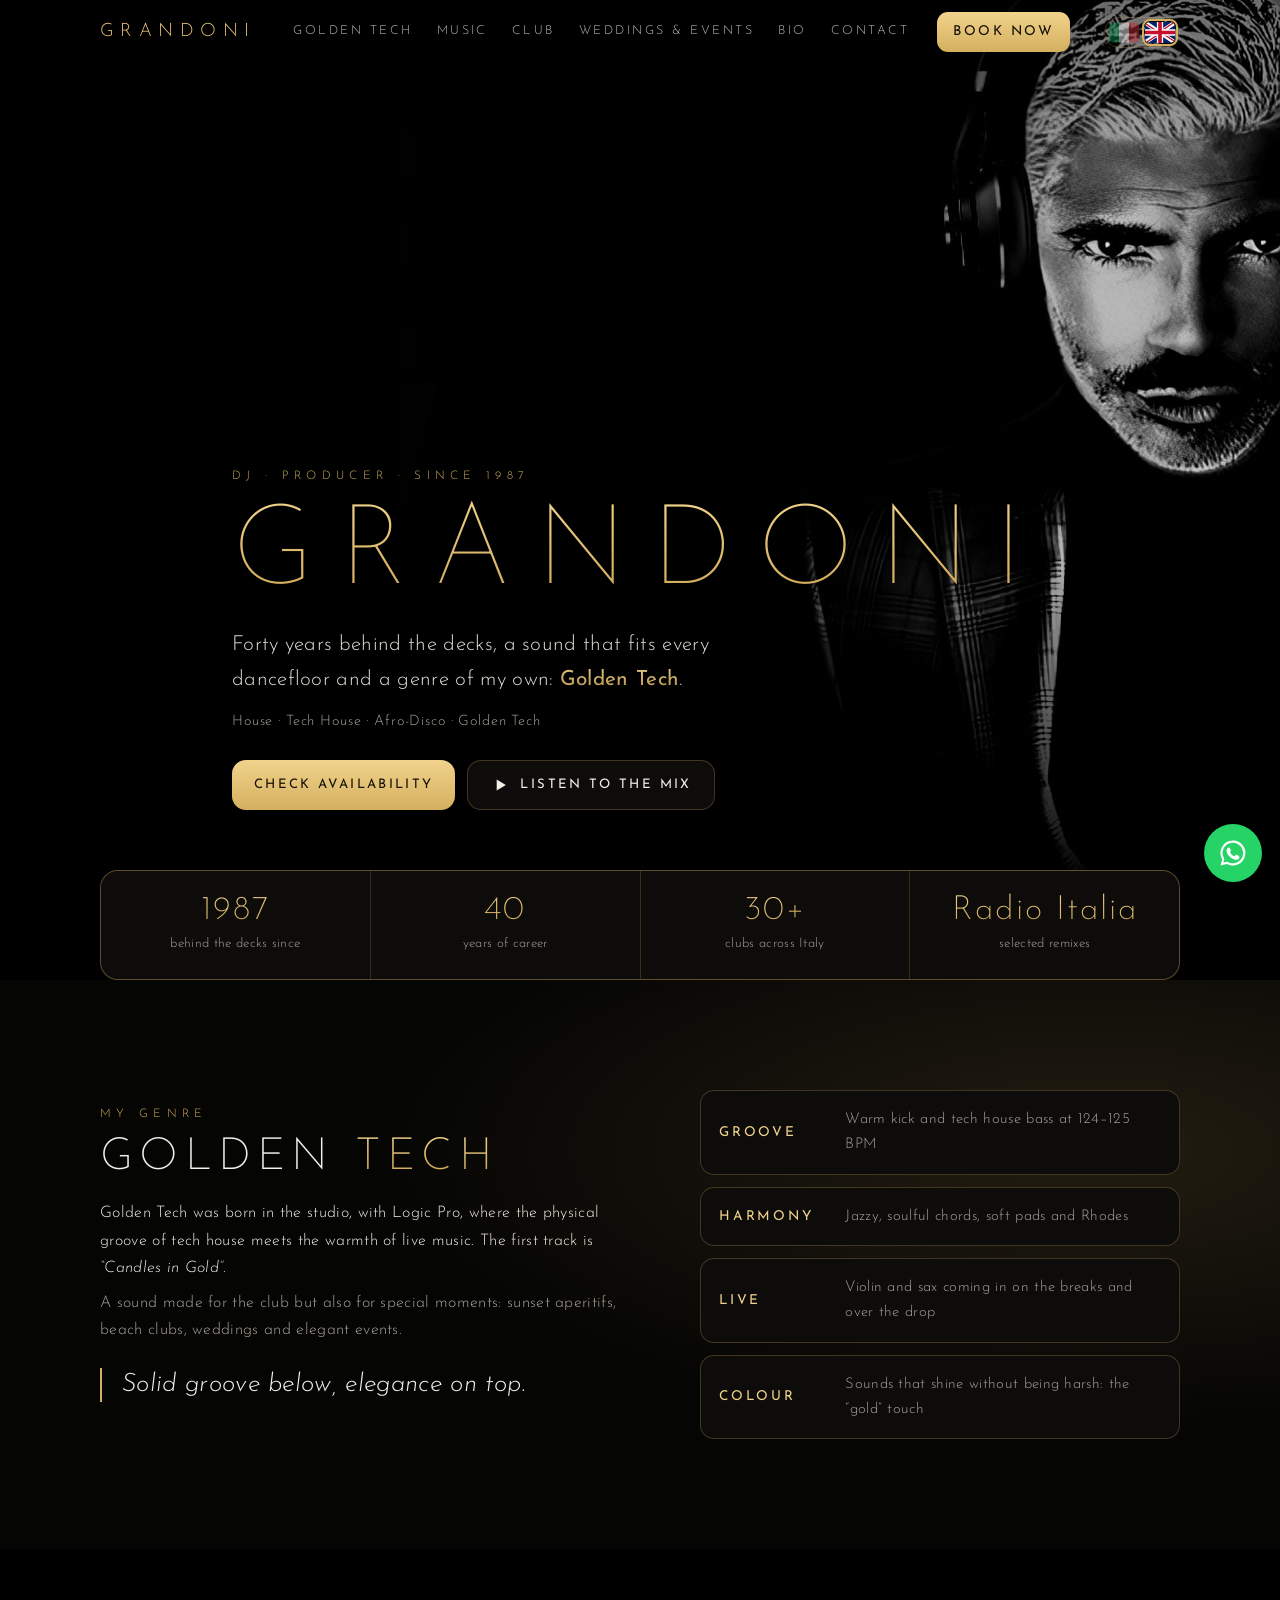
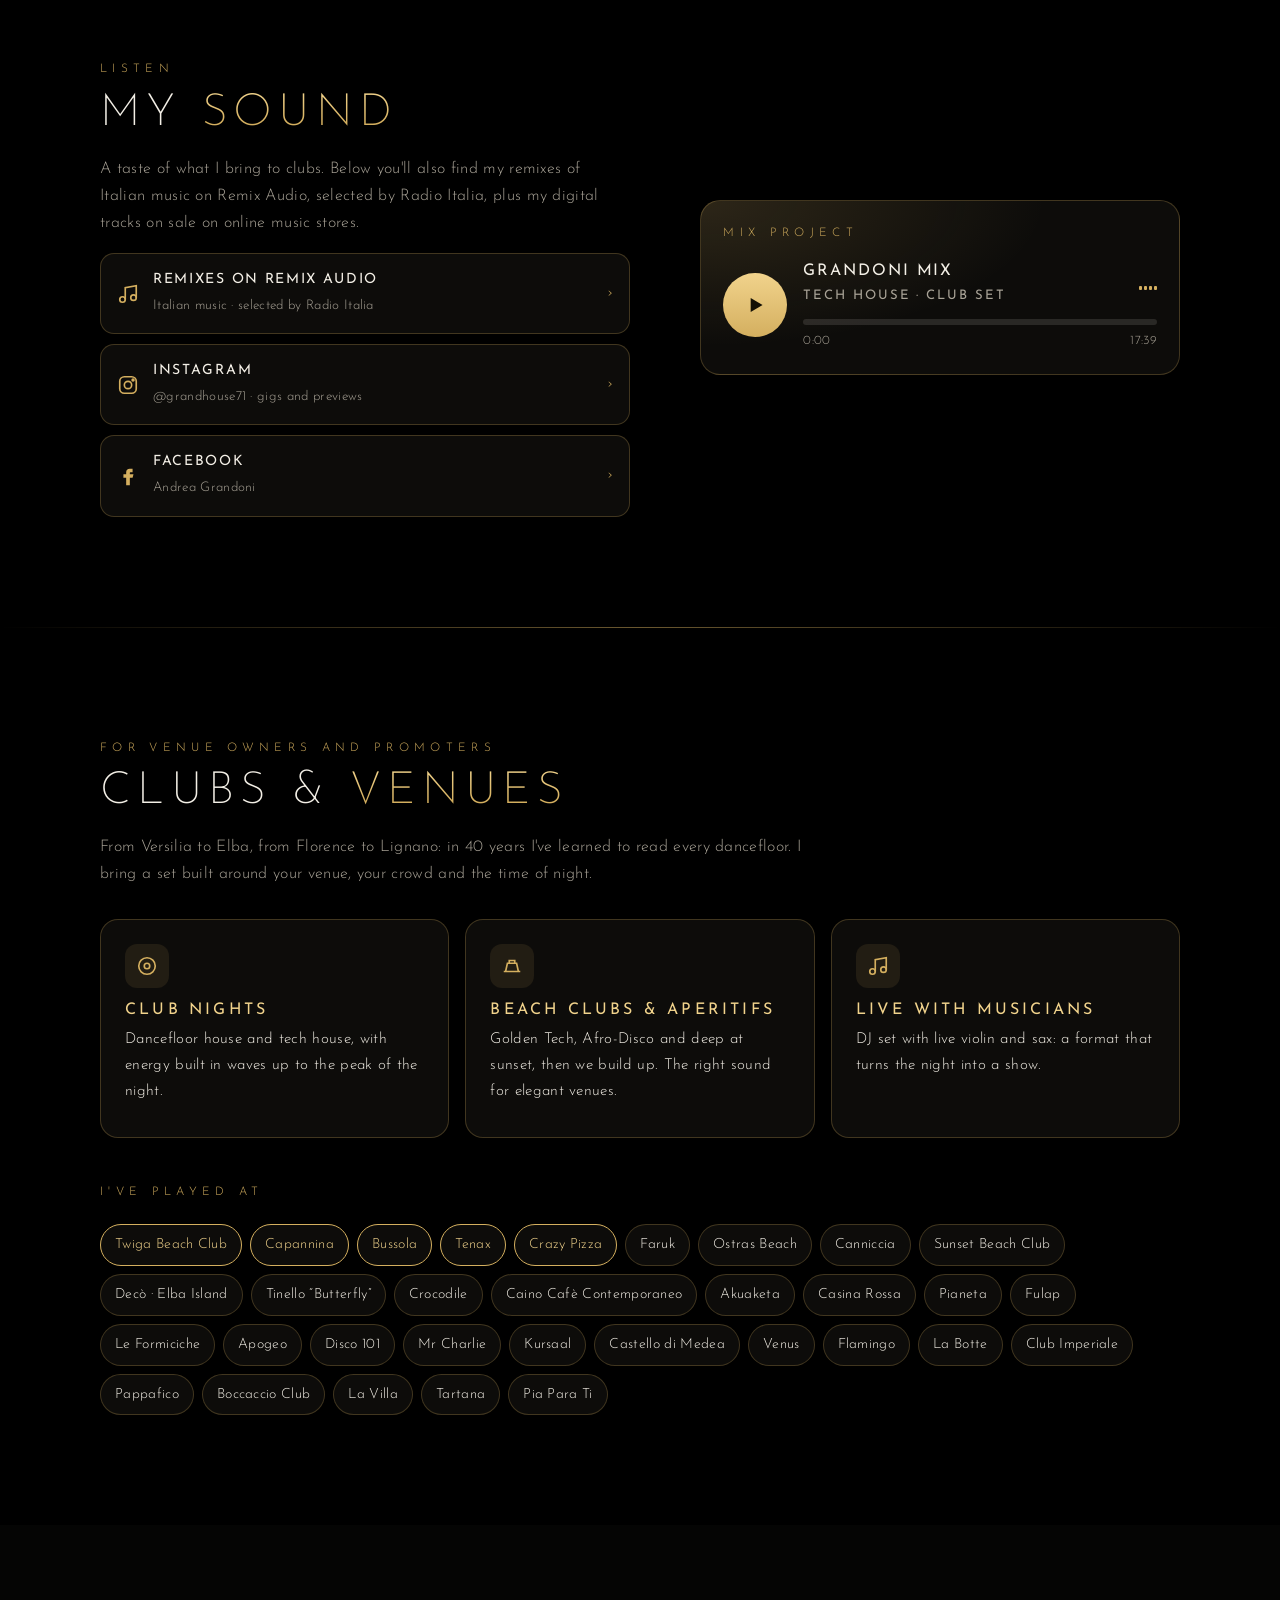
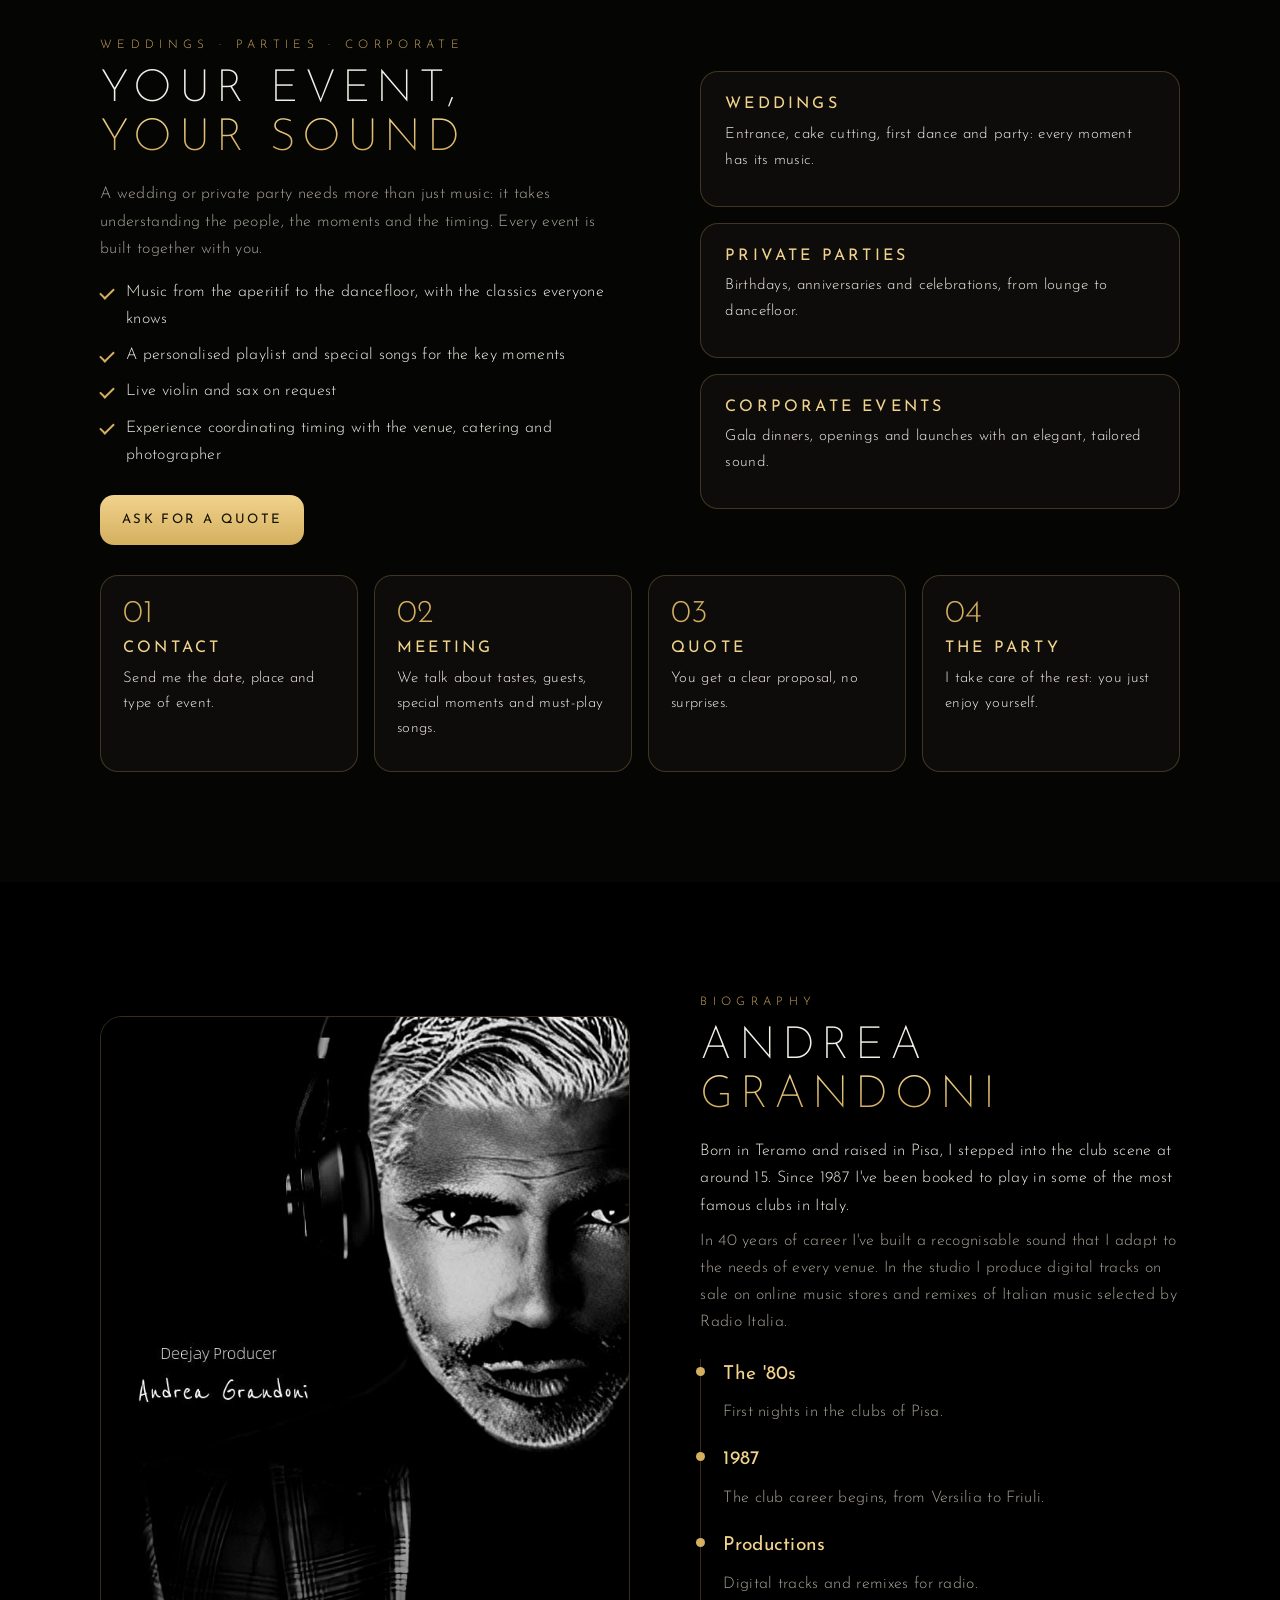
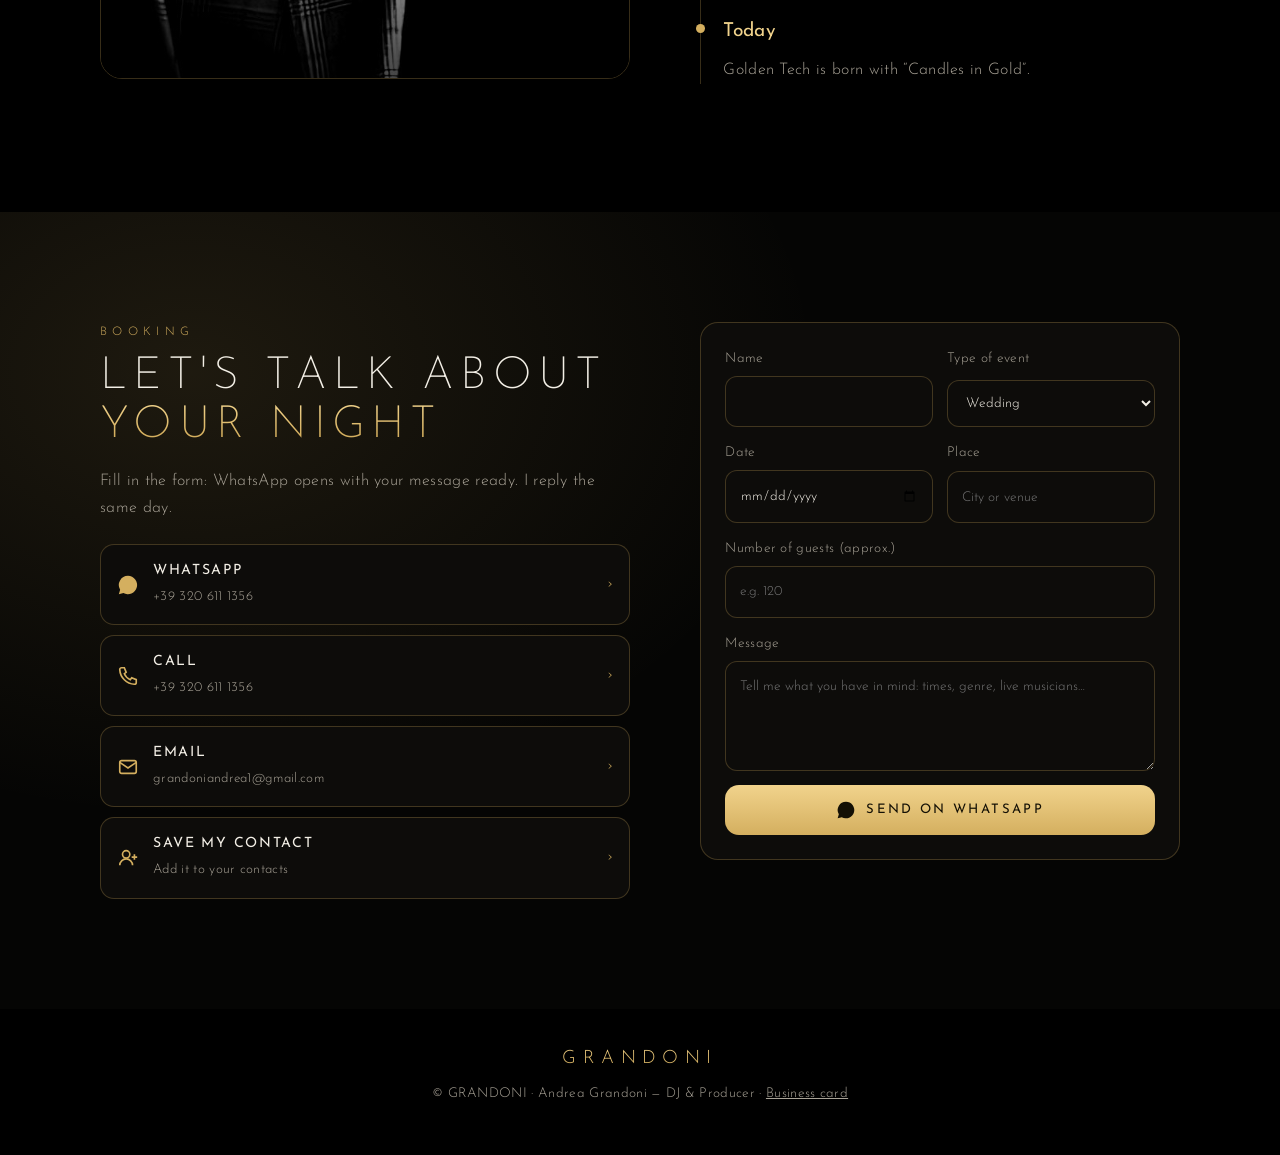
<file: sito/index.html>
<!DOCTYPE html>
<html lang="it">
<head>
<meta charset="utf-8">
<meta name="viewport" content="width=device-width, initial-scale=1, viewport-fit=cover">
<title>GRANDONI — DJ, Producer &amp; Golden Tech</title>
<meta name="description" content="GRANDONI · Andrea Grandoni, DJ e producer dal 1987. Creatore del Golden Tech. Club, matrimoni, eventi privati e aziendali in Toscana e in tutta Italia.">
<meta property="og:title" content="GRANDONI — DJ, Producer &amp; Golden Tech">
<meta property="og:description" content="40 anni di consolle, il sound Golden Tech e i remix selezionati da Radio Italia. Booking per club, matrimoni ed eventi.">
<meta property="og:type" content="website">
<meta property="og:image" content="https://grandoniandrea.github.io/Andrea-Grandoni/assets/andrea-grandoni.jpg">
<meta name="theme-color" content="#000000">
<link rel="icon" href="../assets/favicon.ico">
<link rel="preconnect" href="https://fonts.googleapis.com">
<link rel="preconnect" href="https://fonts.gstatic.com" crossorigin>
<link href="https://fonts.googleapis.com/css2?family=Anton&family=Josefin+Sans:ital,wght@0,100;0,200;0,300;0,400;0,600;1,300&display=swap" rel="stylesheet">
<style>
:root{--bg:#000;--ink:#f3efe6;--muted:#a9a397;--line:rgba(212,175,95,.26);--gold:#d4af5f;--gold-2:#f1d38c;--gold-3:#7a5e26;--card:#0d0c0a;--card-2:#15130f;--max:1120px}
*{box-sizing:border-box}
html{scroll-behavior:smooth;-webkit-text-size-adjust:100%}
body{margin:0;background:var(--bg);color:var(--ink);font:300 16px/1.7 "Josefin Sans",system-ui,-apple-system,sans-serif;letter-spacing:.02em;overflow-x:hidden}
a{color:inherit}
img{max-width:100%;display:block}
.container{max-width:var(--max);margin:0 auto;padding:0 20px}
.gold{background:linear-gradient(180deg,var(--gold-2),var(--gold) 70%);-webkit-background-clip:text;background-clip:text;color:transparent}
.kicker{font-size:.74rem;letter-spacing:.45em;text-transform:uppercase;color:var(--gold);font-weight:300}
h1,h2,h3{font-family:"Josefin Sans",sans-serif;font-weight:200;line-height:1.1;margin:0;text-transform:uppercase;letter-spacing:.14em}
strong,b{font-weight:400}
h2{font-size:clamp(1.7rem,4.2vw,2.8rem);margin:.6rem 0 1.1rem}
h3{font-size:1rem;color:var(--gold-2);font-weight:400;letter-spacing:.2em}
p{margin:.5rem 0}
.muted{color:var(--muted)}
section{padding:clamp(64px,10vw,110px) 0;position:relative}
.rule{height:1px;background:linear-gradient(90deg,transparent,var(--gold),transparent);opacity:.5}

/* NAV */
.nav{position:fixed;inset:0 0 auto 0;z-index:50;transition:background .3s,border-color .3s;border-bottom:1px solid transparent}
.nav.solid{background:rgba(0,0,0,.82);-webkit-backdrop-filter:blur(12px);backdrop-filter:blur(12px);border-color:var(--line)}
.nav .container{display:flex;align-items:center;gap:20px;height:64px}
.logo{font-family:"Josefin Sans",sans-serif;font-weight:300;font-size:1.15rem;letter-spacing:.35em;text-decoration:none}
.menu{display:flex;gap:24px;margin-left:auto;font-size:.78rem;text-transform:uppercase;letter-spacing:.2em}
.menu a{text-decoration:none;opacity:.78;transition:opacity .2s}
.menu a:hover{opacity:1;color:var(--gold-2)}
.nav .cta{margin-left:8px}
.burger{all:unset;display:none;cursor:pointer;width:40px;height:40px;place-items:center}
.burger svg{width:26px;height:26px}
@media(max-width:860px){
  .menu{position:fixed;inset:64px 0 auto 0;flex-direction:column;gap:0;background:rgba(0,0,0,.96);border-bottom:1px solid var(--line);padding:6px 20px 16px;display:none}
  .menu.open{display:flex}
  .menu a{padding:12px 0;border-bottom:1px solid rgba(212,175,95,.12);font-size:1.05rem}
  .burger{display:grid;margin-left:auto}
  .nav .cta{display:none}
}

/* BUTTONS */
.btn{display:inline-flex;align-items:center;justify-content:center;gap:10px;min-height:50px;padding:12px 22px;border-radius:14px;text-decoration:none;font-weight:400;font-size:.82rem;text-transform:uppercase;letter-spacing:.18em;border:1px solid var(--line);background:var(--card);transition:transform .15s,border-color .2s;cursor:pointer;font-family:inherit;color:var(--ink)}
.btn:hover{transform:translateY(-1px);border-color:var(--gold)}
.btn.primary{background:linear-gradient(180deg,var(--gold-2),var(--gold));color:#141005;border:0}
.btn.small{min-height:40px;padding:8px 16px;font-size:.85rem;border-radius:11px}
.btn svg{width:20px;height:20px;flex:none}
.btns{display:flex;flex-wrap:wrap;gap:12px;margin-top:26px}

/* HERO */
.hero{min-height:100svh;display:flex;align-items:flex-end;padding:0 0 clamp(48px,8vw,90px);overflow:hidden;isolation:isolate}
.hero .bg{position:absolute;inset:0;z-index:-2;overflow:hidden}
.hero .bg img{position:absolute;right:0;top:0;height:100%;width:auto;max-width:none;object-fit:cover}
.hero::after{content:"";position:absolute;inset:0;z-index:-1;background:linear-gradient(90deg,#000 0 30%,rgba(0,0,0,.6) 55%,rgba(0,0,0,.1) 85%),linear-gradient(180deg,rgba(0,0,0,.5) 0,transparent 25%,transparent 55%,#000 98%)}
.dj{position:absolute;z-index:-1;left:4%;top:14%;font-family:Anton,Impact,sans-serif;font-size:clamp(120px,22vw,300px);line-height:.9;mix-blend-mode:screen;opacity:.16;
  background:linear-gradient(180deg,#f6dc98,#d4af5f 50%,#7a5e26);-webkit-background-clip:text;background-clip:text;-webkit-text-fill-color:transparent;pointer-events:none;user-select:none}
.hero h1{font-size:clamp(2.6rem,9.5vw,7rem);font-weight:100;letter-spacing:.22em;margin:.5rem 0 .6rem}
.hero .lead{font-size:clamp(1.05rem,2vw,1.3rem);max-width:560px;color:var(--ink);opacity:.92}
.hero .tags{margin-top:12px;color:var(--muted);letter-spacing:.06em;font-size:.9rem}
@media(max-width:700px){.hero .bg img{right:-35%}.hero::after{background:linear-gradient(90deg,rgba(0,0,0,.9) 0 25%,rgba(0,0,0,.4) 70%,transparent),linear-gradient(180deg,rgba(0,0,0,.5) 0,transparent 25%,transparent 40%,#000 92%)}}

/* STATS */
.stats{display:grid;grid-template-columns:repeat(4,1fr);gap:1px;background:var(--line);border:1px solid var(--line);border-radius:18px;overflow:hidden;margin-top:-30px;position:relative;z-index:2}
.stat{background:var(--card);padding:22px 18px;text-align:center}
.stat b{display:block;font-family:"Josefin Sans",sans-serif;font-weight:200;font-size:2.1rem;line-height:1.1;letter-spacing:.06em}
.stat small{color:var(--muted);font-size:.82rem}
@media(max-width:700px){.stats{grid-template-columns:1fr 1fr}}

/* GRID */
.split{display:grid;grid-template-columns:1.05fr .95fr;gap:clamp(32px,6vw,70px);align-items:center}
@media(max-width:860px){.split{grid-template-columns:1fr}}
.cards{display:grid;grid-template-columns:repeat(3,1fr);gap:16px;margin-top:30px}
@media(max-width:860px){.cards{grid-template-columns:1fr}}
.card{background:var(--card);border:1px solid var(--line);border-radius:18px;padding:24px}
.card .ico{width:44px;height:44px;border-radius:12px;display:grid;place-items:center;background:rgba(212,175,95,.1);color:var(--gold);margin-bottom:14px}
.card .ico svg{width:22px;height:22px}
.card p{color:var(--ink);font-size:.95rem}
.ticks{list-style:none;padding:0;margin:16px 0 0}
.ticks li{position:relative;padding-left:26px;margin:9px 0}
.ticks li::before{content:"";position:absolute;left:0;top:.55em;width:12px;height:6px;border-left:2px solid var(--gold);border-bottom:2px solid var(--gold);transform:rotate(-45deg)}

/* GOLDEN TECH */
.golden{background:radial-gradient(80% 70% at 85% 30%,rgba(212,175,95,.14),transparent 70%),#050504}
.formula{display:grid;gap:12px}
.formula div{display:flex;align-items:center;gap:16px;padding:16px 18px;border-radius:14px;background:var(--card);border:1px solid var(--line)}
.formula b{font-family:"Josefin Sans",sans-serif;font-size:.85rem;font-weight:400;text-transform:uppercase;letter-spacing:.2em;color:var(--gold-2);min-width:110px}
.formula span{color:var(--muted);font-size:.93rem}
.quote{font-family:"Josefin Sans",sans-serif;font-style:italic;font-weight:300;font-size:clamp(1.2rem,2.6vw,1.6rem);line-height:1.3;border-left:2px solid var(--gold);padding-left:20px;margin:24px 0}

/* PLAYER */
.player{padding:22px;border-radius:20px;border:1px solid var(--line);background:radial-gradient(120% 140% at 0% 0%,rgba(212,175,95,.16),transparent 60%),var(--card)}
.player .row{display:flex;align-items:center;gap:16px}
.pbtn{all:unset;cursor:pointer;flex:none;width:64px;height:64px;border-radius:50%;display:grid;place-items:center;background:linear-gradient(180deg,var(--gold-2),var(--gold));color:#141005}
.pbtn:focus-visible{outline:2px solid var(--gold-2);outline-offset:3px}
.pbtn svg{width:26px;height:26px}
.player.playing .pbtn{animation:pulse 2s infinite}
@keyframes pulse{0%{box-shadow:0 0 0 0 rgba(212,175,95,.5)}70%{box-shadow:0 0 0 14px rgba(212,175,95,0)}100%{box-shadow:0 0 0 0 rgba(212,175,95,0)}}
.pinfo{flex:1;min-width:0}
.ptitle{display:flex;align-items:center;gap:8px;font-weight:400;text-transform:uppercase;letter-spacing:.12em}
.ptitle small{display:block;color:var(--muted);font-weight:400;font-size:.82rem}
.eq{display:flex;align-items:flex-end;gap:2px;height:16px;margin-left:auto}
.eq i{width:3px;height:30%;background:var(--gold);border-radius:1px}
.player.playing .eq i{animation:eq .9s ease-in-out infinite alternate}
.eq i:nth-child(2){animation-delay:-.3s}.eq i:nth-child(3){animation-delay:-.6s}.eq i:nth-child(4){animation-delay:-.15s}
@keyframes eq{from{height:20%}to{height:100%}}
.bar{position:relative;height:6px;margin-top:12px;border-radius:99px;background:rgba(243,239,230,.12);cursor:pointer;touch-action:none}
.bar::before{content:"";position:absolute;inset:-10px 0}
.fill{position:absolute;left:0;top:0;bottom:0;width:0;border-radius:99px;background:linear-gradient(90deg,var(--gold),var(--gold-2))}
.times{display:flex;justify-content:space-between;margin-top:6px;font-size:.78rem;color:var(--muted);font-variant-numeric:tabular-nums}
.linkrow{display:grid;gap:10px;margin-top:16px}
.link{display:flex;align-items:center;gap:14px;padding:14px 16px;border-radius:14px;background:var(--card);border:1px solid var(--line);text-decoration:none;transition:border-color .2s}
.link:hover{border-color:var(--gold)}
.link svg{width:22px;height:22px;color:var(--gold);flex:none}
.link b{display:block;font-weight:400;text-transform:uppercase;letter-spacing:.12em;font-size:.88rem}
.link small{color:var(--muted)}
.link .arrow{margin-left:auto;color:var(--gold)}

/* CLUBS */
.clubs{display:flex;flex-wrap:wrap;gap:8px;margin-top:22px}
.clubs span{padding:8px 14px;border-radius:999px;border:1px solid var(--line);font-size:.88rem;background:var(--card)}
.clubs span.top{border-color:var(--gold);color:var(--gold-2)}

/* STEPS */
.steps{display:grid;grid-template-columns:repeat(4,1fr);gap:16px;margin-top:30px;counter-reset:s}
@media(max-width:860px){.steps{grid-template-columns:1fr 1fr}}
@media(max-width:520px){.steps{grid-template-columns:1fr}}
.step{padding:22px;border-radius:18px;border:1px solid var(--line);background:var(--card);counter-increment:s}
.step::before{content:"0" counter(s);font-family:"Josefin Sans",sans-serif;font-size:2rem;color:var(--gold);display:block;line-height:1;margin-bottom:10px}
.step p{color:var(--ink);font-size:.93rem}

/* BIO */
.photo{border-radius:22px;overflow:hidden;border:1px solid var(--line);aspect-ratio:4/5;position:relative}
.photo img{width:100%;height:100%;object-fit:cover;object-position:80% 20%}
.photo::after{content:"";position:absolute;inset:0;background:linear-gradient(180deg,transparent 60%,rgba(0,0,0,.7))}
.timeline{margin-top:22px;border-left:1px solid var(--line);padding-left:22px}
.timeline div{position:relative;margin:0 0 18px}
.timeline div::before{content:"";position:absolute;left:-27px;top:.5em;width:9px;height:9px;border-radius:50%;background:var(--gold)}
.timeline b{color:var(--gold-2);font-family:"Josefin Sans",sans-serif;font-size:1.2rem}

/* CONTACT */
.contact{background:radial-gradient(70% 80% at 15% 20%,rgba(212,175,95,.12),transparent 70%),#050504}
form{display:grid;gap:14px}
.row2{display:grid;grid-template-columns:1fr 1fr;gap:14px}
@media(max-width:560px){.row2{grid-template-columns:1fr}}
label{display:grid;gap:6px;font-size:.85rem;color:var(--muted)}
input,select,textarea{font:inherit;color:var(--ink);background:var(--card);border:1px solid var(--line);border-radius:12px;padding:13px 14px;width:100%}
input:focus,select:focus,textarea:focus{outline:none;border-color:var(--gold)}
textarea{min-height:110px;resize:vertical}
.direct{display:grid;gap:10px}

footer{padding:34px 0 50px;text-align:center;color:var(--muted);font-size:.85rem}
footer .logo{display:block;margin-bottom:8px}

/* FAB */
.fab{position:fixed;right:18px;bottom:calc(18px + env(safe-area-inset-bottom));z-index:40;width:58px;height:58px;border-radius:50%;display:grid;place-items:center;background:#25d366;color:#fff;box-shadow:0 8px 24px rgba(0,0,0,.5)}
.fab svg{width:30px;height:30px}

/* REVEAL */
.reveal{opacity:0;transform:translateY(22px);transition:opacity .8s ease,transform .8s ease}
.reveal.in{opacity:1;transform:none}
@media(prefers-reduced-motion:reduce){.reveal{opacity:1;transform:none;transition:none}.player.playing .pbtn,.player.playing .eq i{animation:none}html{scroll-behavior:auto}}

/* LINGUA */
.lang{display:flex;gap:6px;padding:4px;border-radius:999px;border:1px solid var(--line);margin-left:14px}
.lang button{all:unset;cursor:pointer;display:block;width:30px;height:21px;border-radius:5px;overflow:hidden;opacity:.45;outline:2px solid transparent;outline-offset:1px;transition:opacity .2s,outline-color .2s}
.lang button svg{display:block;width:100%;height:100%}
.lang button[aria-pressed="true"]{opacity:1;outline-color:var(--gold)}
.lang button:focus-visible{outline-color:var(--gold-2)}
@media(max-width:860px){.lang{margin-left:auto}.burger{margin-left:8px}}
</style>
</head>
<body>

<nav class="nav" id="nav">
  <div class="container">
    <a class="logo gold" href="#top">GRANDONI</a>
    <div class="menu" id="menu">
      <a href="#golden">Golden Tech</a>
      <a href="#musica">Musica</a>
      <a href="#club">Club</a>
      <a href="#eventi">Matrimoni &amp; eventi</a>
      <a href="#bio">Bio</a>
      <a href="#contatti">Contatti</a>
    </div>
    <a class="btn primary small cta" href="#contatti">Prenota</a>
    <div class="lang" role="group" aria-label="Lingua / Language">
      <button type="button" data-lang="it" aria-pressed="true" aria-label="Italiano" title="Italiano"><svg viewBox="0 0 3 2" aria-hidden="true"><rect width="1" height="2" fill="#009246"/><rect x="1" width="1" height="2" fill="#fff"/><rect x="2" width="1" height="2" fill="#ce2b37"/></svg></button>
      <button type="button" data-lang="en" aria-pressed="false" aria-label="English" title="English"><svg viewBox="0 0 60 40" preserveAspectRatio="xMidYMid slice" aria-hidden="true"><clipPath id="ukt"><path d="M30,20h30v20zv20h-30zh-30v-20zv-20h30z"/></clipPath><rect width="60" height="40" fill="#012169"/><path d="M0,0L60,40M60,0L0,40" stroke="#fff" stroke-width="8"/><path d="M0,0L60,40M60,0L0,40" clip-path="url(#ukt)" stroke="#C8102E" stroke-width="5"/><path d="M30,0v40M0,20h60" stroke="#fff" stroke-width="12"/><path d="M30,0v40M0,20h60" stroke="#C8102E" stroke-width="7"/></svg></button>
    </div>
    <button class="burger" id="burger" aria-label="Apri il menu" aria-expanded="false">
      <svg viewBox="0 0 24 24" fill="none" stroke="currentColor" stroke-width="1.8"><path d="M4 7h16M4 12h16M4 17h16"/></svg>
    </button>
  </div>
</nav>

<header class="hero" id="top">
  <div class="bg"><img src="../assets/andrea-grandoni-dj.jpg" alt="GRANDONI in consolle con le cuffie"></div>
  <div class="dj" aria-hidden="true">DEE<br>JAY</div>
  <div class="container">
    <div class="kicker">DJ · Producer · dal 1987</div>
    <h1 class="gold">GRANDONI</h1>
    <p class="lead">Quarant'anni di consolle, un sound che si adatta a ogni pista e un genere tutto mio: il <strong class="gold">Golden Tech</strong>.</p>
    <p class="tags">House · Tech House · Afro-Disco · Golden Tech</p>
    <div class="btns">
      <a class="btn primary" href="#contatti">Richiedi disponibilità</a>
      <a class="btn" href="#musica">
        <svg viewBox="0 0 24 24" fill="currentColor"><path d="M8 5.5v13l11-6.5z"/></svg>Ascolta il mix
      </a>
    </div>
  </div>
</header>

<div class="container">
  <div class="stats reveal">
    <div class="stat"><b class="gold">1987</b><small>in consolle da allora</small></div>
    <div class="stat"><b class="gold">40</b><small>anni di carriera</small></div>
    <div class="stat"><b class="gold">30+</b><small>club in tutta Italia</small></div>
    <div class="stat"><b class="gold">Radio Italia</b><small>remix selezionati</small></div>
  </div>
</div>

<!-- GOLDEN TECH -->
<section class="golden" id="golden">
  <div class="container split">
    <div class="reveal">
      <div class="kicker">Il mio genere</div>
      <h2>Golden <span class="gold">Tech</span></h2>
      <p>Il Golden Tech nasce in studio, con Logic Pro, dall'incontro tra il groove fisico della tech house e il calore della musica suonata. Il primo brano è <em>“Candles in Gold”</em>.</p>
      <p class="muted">Un suono pensato per il club ma anche per i momenti speciali: aperitivi al tramonto, beach club, matrimoni ed eventi di classe.</p>
      <p class="quote">Groove solido sotto, eleganza sopra.</p>
    </div>
    <div class="formula reveal">
      <div><b>Groove</b><span>Cassa calda e basso tech house a 124–125 BPM</span></div>
      <div><b>Armonia</b><span>Accordi jazzy e soul, pad morbidi e Rhodes</span></div>
      <div><b>Live</b><span>Violino e sax che entrano nei break e sopra il drop</span></div>
      <div><b>Colore</b><span>Suoni che brillano senza essere aggressivi: il tocco “gold”</span></div>
    </div>
  </div>
</section>

<!-- MUSICA -->
<section id="musica">
  <div class="container split">
    <div class="reveal">
      <div class="kicker">Ascolta</div>
      <h2>Il mio <span class="gold">sound</span></h2>
      <p class="muted">Un assaggio di quello che porto nei club. Sotto trovi anche i remix di musica italiana che produco su Remix Audio e che vengono selezionati da Radio Italia, più le tracce digitali in vendita sui portali musicali.</p>
      <div class="linkrow">
        <a class="link" href="https://remix.audio/profile/grandhouse" target="_blank" rel="noopener">
          <svg viewBox="0 0 24 24" fill="none" stroke="currentColor" stroke-width="1.8"><path d="M9 18V5l12-2v13"/><circle cx="6" cy="18" r="3"/><circle cx="18" cy="16" r="3"/></svg>
          <span><b>Remix su Remix Audio</b><small>Musica italiana · selezionati da Radio Italia</small></span><span class="arrow">›</span>
        </a>
        <a class="link" href="https://www.instagram.com/grandhouse71" target="_blank" rel="noopener">
          <svg viewBox="0 0 24 24" fill="none" stroke="currentColor" stroke-width="1.8"><rect x="3" y="3" width="18" height="18" rx="5"/><circle cx="12" cy="12" r="4"/><circle cx="17.5" cy="6.5" r="1" fill="currentColor"/></svg>
          <span><b>Instagram</b><small>@grandhouse71 · serate e anteprime</small></span><span class="arrow">›</span>
        </a>
        <a class="link" href="https://www.facebook.com/share/19fJLy5DnR/" target="_blank" rel="noopener">
          <svg viewBox="0 0 24 24" fill="currentColor"><path d="M14 8h3V4h-3a4 4 0 0 0-4 4v2H7v4h3v8h4v-8h3l1-4h-4V8.5c0-.3.2-.5.5-.5z"/></svg>
          <span><b>Facebook</b><small>Andrea Grandoni</small></span><span class="arrow">›</span>
        </a>
      </div>
    </div>
    <div class="reveal">
      <section class="player" id="player" aria-label="Mix GRANDONI" style="padding:22px">
        <div class="kicker" style="margin-bottom:14px">Mix Project</div>
        <div class="row">
          <button class="pbtn" id="pbtn" type="button" aria-label="Play">
            <svg id="icoPlay" viewBox="0 0 24 24" fill="currentColor"><path d="M8 5.5v13l11-6.5z"/></svg>
            <svg id="icoPause" viewBox="0 0 24 24" fill="currentColor" style="display:none"><path d="M7 5h4v14H7zM13 5h4v14h-4z"/></svg>
          </button>
          <div class="pinfo">
            <div class="ptitle"><span>GRANDONI Mix<small>Tech House · club set</small></span><span class="eq" aria-hidden="true"><i></i><i></i><i></i><i></i></span></div>
            <div class="bar" id="pbar" role="slider" tabindex="0" aria-label="Posizione" aria-valuemin="0" aria-valuemax="100" aria-valuenow="0"><div class="fill" id="pfill"></div></div>
            <div class="times"><span id="tcur">0:00</span><span id="tdur">17:39</span></div>
          </div>
        </div>
        <audio id="paudio" src="../assets/audio/grandoni-mix.mp3" preload="none"></audio>
      </section>
    </div>
  </div>
</section>

<div class="rule"></div>

<!-- CLUB -->
<section id="club">
  <div class="container">
    <div class="reveal" style="max-width:720px">
      <div class="kicker">Per gestori e promoter</div>
      <h2>Club &amp; <span class="gold">locali</span></h2>
      <p class="muted">Dalla Versilia all'Elba, da Firenze a Lignano: in 40 anni ho imparato a leggere ogni pista. Porto un set costruito sul tuo locale, sul tuo pubblico e sull'orario della serata.</p>
    </div>
    <div class="cards">
      <div class="card reveal">
        <div class="ico"><svg viewBox="0 0 24 24" fill="none" stroke="currentColor" stroke-width="1.8"><circle cx="12" cy="12" r="9"/><circle cx="12" cy="12" r="3"/></svg></div>
        <h3>Serate club</h3>
        <p>House e tech house da pista, con energia costruita a onde fino al picco della serata.</p>
      </div>
      <div class="card reveal">
        <div class="ico"><svg viewBox="0 0 24 24" fill="none" stroke="currentColor" stroke-width="1.8"><path d="M3 18h18M5 18l2-9h10l2 9M9 9V6h6v3"/></svg></div>
        <h3>Beach club &amp; aperitivi</h3>
        <p>Golden Tech, Afro-Disco e deep al tramonto, poi si sale. Il sound giusto per locali eleganti.</p>
      </div>
      <div class="card reveal">
        <div class="ico"><svg viewBox="0 0 24 24" fill="none" stroke="currentColor" stroke-width="1.8"><path d="M9 18V5l12-2v13"/><circle cx="6" cy="18" r="3"/><circle cx="18" cy="16" r="3"/></svg></div>
        <h3>Live con musicisti</h3>
        <p>DJ set con violino e sax dal vivo: un format che trasforma la serata in uno spettacolo.</p>
      </div>
    </div>
    <div class="reveal" style="margin-top:44px">
      <div class="kicker">Ho suonato in</div>
      <div class="clubs">
        <span class="top">Twiga Beach Club</span><span class="top">Capannina</span><span class="top">Bussola</span><span class="top">Tenax</span><span class="top">Crazy Pizza</span>
        <span>Faruk</span><span>Ostras Beach</span><span>Canniccia</span><span>Sunset Beach Club</span><span>Decò · Elba</span><span>Tinello “Butterfly”</span><span>Crocodile</span><span>Caino Cafè Contemporaneo</span><span>Akuaketa</span><span>Casina Rossa</span><span>Pianeta</span><span>Fulap</span><span>Le Formiciche</span><span>Apogeo</span><span>Disco 101</span><span>Mr Charlie</span><span>Kursaal</span><span>Castello di Medea</span><span>Venus</span><span>Flamingo</span><span>La Botte</span><span>Club Imperiale</span><span>Pappafico</span><span>Boccaccio Club</span><span>La Villa</span><span>Tartana</span><span>Pia Para Ti</span>
      </div>
    </div>
  </div>
</section>

<!-- EVENTI -->
<section id="eventi" style="background:#050504">
  <div class="container split">
    <div class="reveal">
      <div class="kicker">Matrimoni · feste · aziende</div>
      <h2>Il tuo evento, <span class="gold">il tuo sound</span></h2>
      <p class="muted">Per un matrimonio o una festa privata non basta mettere musica: serve capire le persone, i momenti e i tempi. Ogni evento è costruito insieme a te.</p>
      <ul class="ticks">
        <li>Musica dall'aperitivo alla pista, con i classici che tutti conoscono</li>
        <li>Scaletta personalizzata e brani speciali per i momenti chiave</li>
        <li>Su richiesta, violino e sax dal vivo</li>
        <li>Esperienza nella gestione dei tempi con location, catering e fotografo</li>
      </ul>
      <div class="btns"><a class="btn primary" href="#contatti">Chiedi un preventivo</a></div>
    </div>
    <div class="reveal">
      <div class="cards" style="grid-template-columns:1fr;margin-top:0">
        <div class="card"><h3>Matrimoni</h3><p>Ingresso, taglio torta, primo ballo e festa: ogni momento ha la sua musica.</p></div>
        <div class="card"><h3>Feste private</h3><p>Compleanni, anniversari e ricorrenze, dal lounge alla pista.</p></div>
        <div class="card"><h3>Eventi aziendali</h3><p>Cene di gala, inaugurazioni e lanci con un sound elegante e su misura.</p></div>
      </div>
    </div>
  </div>
  <div class="container">
    <div class="steps">
      <div class="step reveal"><h3>Contatto</h3><p>Mi scrivi la data, il luogo e il tipo di evento.</p></div>
      <div class="step reveal"><h3>Incontro</h3><p>Parliamo di gusti, ospiti, momenti speciali e brani da non perdere.</p></div>
      <div class="step reveal"><h3>Preventivo</h3><p>Ricevi una proposta chiara, senza sorprese.</p></div>
      <div class="step reveal"><h3>La festa</h3><p>Al resto penso io: tu pensi solo a divertirti.</p></div>
    </div>
  </div>
</section>

<!-- BIO -->
<section id="bio">
  <div class="container split">
    <div class="photo reveal"><img src="../assets/andrea-grandoni.jpg" alt="Andrea Grandoni, GRANDONI"></div>
    <div class="reveal">
      <div class="kicker">Biografia</div>
      <h2>Andrea <span class="gold">Grandoni</span></h2>
      <p>Nato a Teramo e cresciuto a Pisa, intorno ai 15 anni entro nel mondo delle discoteche. Dal 1987 vengo chiamato a suonare nei club più famosi d'Italia.</p>
      <p class="muted">In 40 anni di carriera ho costruito un sound riconoscibile, che so adattare alle esigenze di ogni locale. In studio produco tracce digitali in vendita sui portali musicali e remix di musica italiana selezionati da Radio Italia.</p>
      <div class="timeline">
        <div><b>Anni '80</b><p class="muted">Le prime serate in discoteca a Pisa.</p></div>
        <div><b>1987</b><p class="muted">Inizia la carriera nei club, dalla Versilia al Friuli.</p></div>
        <div><b>Produzioni</b><p class="muted">Tracce digitali e remix per la radio.</p></div>
        <div><b>Oggi</b><p class="muted">Nasce il Golden Tech con “Candles in Gold”.</p></div>
      </div>
    </div>
  </div>
</section>

<!-- CONTATTI -->
<section class="contact" id="contatti">
  <div class="container split" style="align-items:start">
    <div class="reveal">
      <div class="kicker">Booking</div>
      <h2>Parliamo della <span class="gold">tua serata</span></h2>
      <p class="muted">Compila il modulo: si apre WhatsApp con il messaggio già pronto. Rispondo in giornata.</p>
      <div class="direct" style="margin-top:22px">
        <a class="link" href="https://wa.me/393206111356" target="_blank" rel="noopener">
          <svg viewBox="0 0 24 24" fill="currentColor"><path d="M12 2a10 10 0 0 0-8.6 15.1L2 22l5-1.3A10 10 0 1 0 12 2zm4.5 12.1c-.2-.1-1.5-.7-1.7-.8-.2-.1-.4-.1-.6.1l-.8 1c-.1.2-.3.2-.5.1a6.7 6.7 0 0 1-3.3-2.9c-.2-.4.2-.4.7-1.3.1-.2 0-.3 0-.4l-.8-1.8c-.2-.5-.4-.4-.6-.4h-.5c-.2 0-.4.1-.7.3-.2.3-.9.9-.9 2.2s.9 2.5 1 2.7c.1.2 1.8 2.8 4.4 3.9 1.6.7 2.3.8 3.1.6.5-.1 1.5-.6 1.7-1.2.2-.6.2-1.1.2-1.2-.1 0-.3-.1-.5-.2z"/></svg>
          <span><b>WhatsApp</b><small>+39 320 611 1356</small></span><span class="arrow">›</span>
        </a>
        <a class="link" href="tel:+393206111356">
          <svg viewBox="0 0 24 24" fill="none" stroke="currentColor" stroke-width="1.8"><path d="M5 3h3l2 5-2 1.5a12 12 0 0 0 6.5 6.5L16 14l5 2v3a2 2 0 0 1-2 2A17 17 0 0 1 3 5a2 2 0 0 1 2-2z"/></svg>
          <span><b>Chiama</b><small>+39 320 611 1356</small></span><span class="arrow">›</span>
        </a>
        <a class="link" href="mailto:grandoniandrea1@gmail.com?subject=Richiesta%20booking%20GRANDONI">
          <svg viewBox="0 0 24 24" fill="none" stroke="currentColor" stroke-width="1.8"><rect x="3" y="5" width="18" height="14" rx="2"/><path d="m3 7 9 6 9-6"/></svg>
          <span><b>Email</b><small>grandoniandrea1@gmail.com</small></span><span class="arrow">›</span>
        </a>
        <a class="link" href="../contatto.vcf" download="Andrea-Grandoni.vcf">
          <svg viewBox="0 0 24 24" fill="none" stroke="currentColor" stroke-width="1.8"><circle cx="10" cy="8" r="4"/><path d="M3 20a7 7 0 0 1 14 0M19 8v6M16 11h6"/></svg>
          <span><b>Salva il mio contatto</b><small>Aggiungilo alla rubrica</small></span><span class="arrow">›</span>
        </a>
      </div>
    </div>
    <form class="card reveal" id="booking">
      <div class="row2">
        <label>Nome<input name="nome" required autocomplete="name"></label>
        <label>Tipo di evento
          <select name="tipo">
            <option>Matrimonio</option><option>Festa privata</option><option>Evento aziendale</option><option>Serata in club / locale</option><option>Altro</option>
          </select>
        </label>
      </div>
      <div class="row2">
        <label>Data<input type="date" name="data"></label>
        <label>Luogo<input name="luogo" placeholder="Città o location"></label>
      </div>
      <label>Numero di ospiti (circa)<input name="ospiti" inputmode="numeric" placeholder="es. 120"></label>
      <label>Messaggio<textarea name="messaggio" placeholder="Raccontami cosa hai in mente: orari, genere, musicisti dal vivo…"></textarea></label>
      <button class="btn primary" type="submit">
        <svg viewBox="0 0 24 24" fill="currentColor"><path d="M12 2a10 10 0 0 0-8.6 15.1L2 22l5-1.3A10 10 0 1 0 12 2z"/></svg>Invia su WhatsApp
      </button>
    </form>
  </div>
</section>

<footer>
  <div class="container">
    <a class="logo gold" href="#top">GRANDONI</a>
    © GRANDONI · Andrea Grandoni — DJ &amp; Producer · <a href="../">Biglietto da visita</a>
  </div>
</footer>

<a class="fab" href="https://wa.me/393206111356?text=Ciao%20Andrea%2C%20vorrei%20informazioni%20per%20una%20serata" target="_blank" rel="noopener" aria-label="Scrivimi su WhatsApp">
  <svg viewBox="0 0 24 24" fill="currentColor"><path d="M12 2a10 10 0 0 0-8.6 15.1L2 22l5-1.3A10 10 0 1 0 12 2zm0 18.2c-1.6 0-3.1-.4-4.4-1.2l-.3-.2-3 .8.8-2.9-.2-.3A8.2 8.2 0 1 1 12 20.2zm4.5-6.1c-.2-.1-1.5-.7-1.7-.8-.2-.1-.4-.1-.6.1l-.8 1c-.1.2-.3.2-.5.1a6.7 6.7 0 0 1-3.3-2.9c-.2-.4.2-.4.7-1.3.1-.2 0-.3 0-.4l-.8-1.8c-.2-.5-.4-.4-.6-.4h-.5c-.2 0-.4.1-.7.3-.2.3-.9.9-.9 2.2s.9 2.5 1 2.7c.1.2 1.8 2.8 4.4 3.9 1.6.7 2.3.8 3.1.6.5-.1 1.5-.6 1.7-1.2.2-.6.2-1.1.2-1.2-.1 0-.3-.1-.5-.2z"/></svg>
</a>

<script>
(function(){
  var nav=document.getElementById('nav'),menu=document.getElementById('menu'),burger=document.getElementById('burger');
  function onScroll(){nav.classList.toggle('solid',scrollY>40);}
  addEventListener('scroll',onScroll,{passive:true});onScroll();
  burger.addEventListener('click',function(){var o=menu.classList.toggle('open');burger.setAttribute('aria-expanded',o);});
  menu.querySelectorAll('a').forEach(function(a){a.addEventListener('click',function(){menu.classList.remove('open');burger.setAttribute('aria-expanded','false');});});

  var els=document.querySelectorAll('.reveal');
  if('IntersectionObserver' in window){
    var io=new IntersectionObserver(function(es){es.forEach(function(e){if(e.isIntersecting){e.target.classList.add('in');io.unobserve(e.target);}});},{threshold:.12});
    els.forEach(function(e){io.observe(e);});
  } else els.forEach(function(e){e.classList.add('in');});

  document.getElementById('booking').addEventListener('submit',function(e){
    e.preventDefault();
    var f=new FormData(e.target),d=f.get('data');
    if(d){var p=d.split('-');d=p[2]+'/'+p[1]+'/'+p[0];}
    var en=window.GR_LANG==='en';
    var t=(en?"Hi Andrea, I'm ":'Ciao Andrea, sono ')+f.get('nome')+(en?".\nI'd like info about: ":'.\nVorrei informazioni per: ')+f.get('tipo');
    if(d) t+=(en?'\nDate: ':'\nData: ')+d;
    if(f.get('luogo')) t+=(en?'\nPlace: ':'\nLuogo: ')+f.get('luogo');
    if(f.get('ospiti')) t+=(en?'\nGuests: ':'\nOspiti: ')+f.get('ospiti');
    if(f.get('messaggio')) t+='\n\n'+f.get('messaggio');
    window.open('https://wa.me/393206111356?text='+encodeURIComponent(t),'_blank');
  });

  var a=document.getElementById('paudio'),b=document.getElementById('pbtn'),box=document.getElementById('player'),
      bar=document.getElementById('pbar'),fill=document.getElementById('pfill'),cur=document.getElementById('tcur'),dur=document.getElementById('tdur'),
      ip=document.getElementById('icoPlay'),ipa=document.getElementById('icoPause'),D=1059;
  function fm(t){t=Math.max(0,Math.floor(t||0));return Math.floor(t/60)+':'+('0'+t%60).slice(-2);}
  function ui(){var on=!a.paused;box.classList.toggle('playing',on);ip.style.display=on?'none':'';ipa.style.display=on?'':'none';b.setAttribute('aria-label',on?'Pausa':'Play');}
  b.addEventListener('click',function(){if(a.paused)a.play().catch(function(){});else a.pause();});
  a.addEventListener('play',ui);a.addEventListener('pause',ui);a.addEventListener('ended',ui);
  a.addEventListener('loadedmetadata',function(){if(isFinite(a.duration)){D=a.duration;dur.textContent=fm(D);}});
  a.addEventListener('timeupdate',function(){var p=a.currentTime/D*100;fill.style.width=p+'%';cur.textContent=fm(a.currentTime);bar.setAttribute('aria-valuenow',Math.round(p));});
  function seek(x){var r=bar.getBoundingClientRect(),p=Math.min(1,Math.max(0,(x-r.left)/r.width));a.currentTime=p*D;fill.style.width=p*100+'%';cur.textContent=fm(p*D);}
  var drag=false;
  bar.addEventListener('pointerdown',function(e){drag=true;bar.setPointerCapture(e.pointerId);seek(e.clientX);});
  bar.addEventListener('pointermove',function(e){if(drag)seek(e.clientX);});
  bar.addEventListener('pointerup',function(){drag=false;});
  bar.addEventListener('keydown',function(e){if(e.key==='ArrowRight')a.currentTime=Math.min(D,a.currentTime+15);if(e.key==='ArrowLeft')a.currentTime=Math.max(0,a.currentTime-15);});
})();
</script>
<script>
(function(){
var EN={
"Musica":"Music","Matrimoni & eventi":"Weddings & events","Contatti":"Contact","Prenota":"Book now",
"DJ · Producer · dal 1987":"DJ · Producer · since 1987",
"Quarant'anni di consolle, un sound che si adatta a ogni pista e un genere tutto mio: il":"Forty years behind the decks, a sound that fits every dancefloor and a genre of my own:",
"Richiedi disponibilità":"Check availability","Ascolta il mix":"Listen to the mix",
"in consolle da allora":"behind the decks since","anni di carriera":"years of career","club in tutta Italia":"clubs across Italy","remix selezionati":"selected remixes",
"Il mio genere":"My genre",
"Il Golden Tech nasce in studio, con Logic Pro, dall'incontro tra il groove fisico della tech house e il calore della musica suonata. Il primo brano è":"Golden Tech was born in the studio, with Logic Pro, where the physical groove of tech house meets the warmth of live music. The first track is",
"Un suono pensato per il club ma anche per i momenti speciali: aperitivi al tramonto, beach club, matrimoni ed eventi di classe.":"A sound made for the club but also for special moments: sunset aperitifs, beach clubs, weddings and elegant events.",
"Groove solido sotto, eleganza sopra.":"Solid groove below, elegance on top.",
"Cassa calda e basso tech house a 124–125 BPM":"Warm kick and tech house bass at 124–125 BPM",
"Armonia":"Harmony","Accordi jazzy e soul, pad morbidi e Rhodes":"Jazzy, soulful chords, soft pads and Rhodes",
"Violino e sax che entrano nei break e sopra il drop":"Violin and sax coming in on the breaks and over the drop",
"Colore":"Colour","Suoni che brillano senza essere aggressivi: il tocco “gold”":"Sounds that shine without being harsh: the “gold” touch",
"Ascolta":"Listen","Il mio":"My",
"Un assaggio di quello che porto nei club. Sotto trovi anche i remix di musica italiana che produco su Remix Audio e che vengono selezionati da Radio Italia, più le tracce digitali in vendita sui portali musicali.":"A taste of what I bring to clubs. Below you'll also find my remixes of Italian music on Remix Audio, selected by Radio Italia, plus my digital tracks on sale on online music stores.",
"Remix su Remix Audio":"Remixes on Remix Audio","Musica italiana · selezionati da Radio Italia":"Italian music · selected by Radio Italia",
"@grandhouse71 · serate e anteprime":"@grandhouse71 · gigs and previews",
"Per gestori e promoter":"For venue owners and promoters","Club &":"Clubs &","locali":"venues",
"Dalla Versilia all'Elba, da Firenze a Lignano: in 40 anni ho imparato a leggere ogni pista. Porto un set costruito sul tuo locale, sul tuo pubblico e sull'orario della serata.":"From Versilia to Elba, from Florence to Lignano: in 40 years I've learned to read every dancefloor. I bring a set built around your venue, your crowd and the time of night.",
"Serate club":"Club nights","House e tech house da pista, con energia costruita a onde fino al picco della serata.":"Dancefloor house and tech house, with energy built in waves up to the peak of the night.",
"Beach club & aperitivi":"Beach clubs & aperitifs","Golden Tech, Afro-Disco e deep al tramonto, poi si sale. Il sound giusto per locali eleganti.":"Golden Tech, Afro-Disco and deep at sunset, then we build up. The right sound for elegant venues.",
"Live con musicisti":"Live with musicians","DJ set con violino e sax dal vivo: un format che trasforma la serata in uno spettacolo.":"DJ set with live violin and sax: a format that turns the night into a show.",
"Ho suonato in":"I've played at","Decò · Elba":"Decò · Elba Island",
"Matrimoni · feste · aziende":"Weddings · parties · corporate","Il tuo evento,":"Your event,","il tuo sound":"your sound",
"Per un matrimonio o una festa privata non basta mettere musica: serve capire le persone, i momenti e i tempi. Ogni evento è costruito insieme a te.":"A wedding or private party needs more than just music: it takes understanding the people, the moments and the timing. Every event is built together with you.",
"Musica dall'aperitivo alla pista, con i classici che tutti conoscono":"Music from the aperitif to the dancefloor, with the classics everyone knows",
"Scaletta personalizzata e brani speciali per i momenti chiave":"A personalised playlist and special songs for the key moments",
"Su richiesta, violino e sax dal vivo":"Live violin and sax on request",
"Esperienza nella gestione dei tempi con location, catering e fotografo":"Experience coordinating timing with the venue, catering and photographer",
"Chiedi un preventivo":"Ask for a quote","Matrimoni":"Weddings",
"Ingresso, taglio torta, primo ballo e festa: ogni momento ha la sua musica.":"Entrance, cake cutting, first dance and party: every moment has its music.",
"Feste private":"Private parties","Compleanni, anniversari e ricorrenze, dal lounge alla pista.":"Birthdays, anniversaries and celebrations, from lounge to dancefloor.",
"Eventi aziendali":"Corporate events","Cene di gala, inaugurazioni e lanci con un sound elegante e su misura.":"Gala dinners, openings and launches with an elegant, tailored sound.",
"Contatto":"Contact","Mi scrivi la data, il luogo e il tipo di evento.":"Send me the date, place and type of event.",
"Incontro":"Meeting","Parliamo di gusti, ospiti, momenti speciali e brani da non perdere.":"We talk about tastes, guests, special moments and must-play songs.",
"Preventivo":"Quote","Ricevi una proposta chiara, senza sorprese.":"You get a clear proposal, no surprises.",
"La festa":"The party","Al resto penso io: tu pensi solo a divertirti.":"I take care of the rest: you just enjoy yourself.",
"Biografia":"Biography",
"Nato a Teramo e cresciuto a Pisa, intorno ai 15 anni entro nel mondo delle discoteche. Dal 1987 vengo chiamato a suonare nei club più famosi d'Italia.":"Born in Teramo and raised in Pisa, I stepped into the club scene at around 15. Since 1987 I've been booked to play in some of the most famous clubs in Italy.",
"In 40 anni di carriera ho costruito un sound riconoscibile, che so adattare alle esigenze di ogni locale. In studio produco tracce digitali in vendita sui portali musicali e remix di musica italiana selezionati da Radio Italia.":"In 40 years of career I've built a recognisable sound that I adapt to the needs of every venue. In the studio I produce digital tracks on sale on online music stores and remixes of Italian music selected by Radio Italia.",
"Anni '80":"The '80s","Le prime serate in discoteca a Pisa.":"First nights in the clubs of Pisa.",
"Inizia la carriera nei club, dalla Versilia al Friuli.":"The club career begins, from Versilia to Friuli.",
"Produzioni":"Productions","Tracce digitali e remix per la radio.":"Digital tracks and remixes for radio.",
"Oggi":"Today","Nasce il Golden Tech con “Candles in Gold”.":"Golden Tech is born with “Candles in Gold”.",
"Parliamo della":"Let's talk about","tua serata":"your night",
"Compila il modulo: si apre WhatsApp con il messaggio già pronto. Rispondo in giornata.":"Fill in the form: WhatsApp opens with your message ready. I reply the same day.",
"Chiama":"Call","Salva il mio contatto":"Save my contact","Aggiungilo alla rubrica":"Add it to your contacts",
"Nome":"Name","Tipo di evento":"Type of event","Matrimonio":"Wedding","Festa privata":"Private party","Evento aziendale":"Corporate event","Serata in club / locale":"Club / venue night","Altro":"Other",
"Data":"Date","Luogo":"Place","Numero di ospiti (circa)":"Number of guests (approx.)","Messaggio":"Message","Invia su WhatsApp":"Send on WhatsApp",
"© GRANDONI · Andrea Grandoni — DJ & Producer ·":"© GRANDONI · Andrea Grandoni — DJ & Producer ·","Biglietto da visita":"Business card",
"Tech House · club set":"Tech House · club set"
};
var PH={"Città o location":"City or venue","es. 120":"e.g. 120","Raccontami cosa hai in mente: orari, genere, musicisti dal vivo…":"Tell me what you have in mind: times, genre, live musicians…"};
var nodes=[],w=document.createTreeWalker(document.body,NodeFilter.SHOW_TEXT),n;
while(n=w.nextNode()){ if(n.parentNode.closest('script,style'))continue; var k=n.nodeValue.replace(/\s+/g,' ').trim(); if(EN[k]) nodes.push({n:n,it:n.nodeValue,en:n.nodeValue.replace(n.nodeValue.trim(),EN[k])}); }
var phs=[].slice.call(document.querySelectorAll('[placeholder]')).map(function(e){return {e:e,it:e.placeholder};});
var fab=document.querySelector('.fab'), fabIT=fab.href, fabEN='https://wa.me/393206111356?text='+encodeURIComponent("Hi Andrea, I'd like some info about booking you for an event");
var mail=document.querySelector('a[href^="mailto:"]'), mailIT=mail.href, mailEN='mailto:grandoniandrea1@gmail.com?subject=GRANDONI%20booking%20request';
window.GR_LANG='it';
function set(l){
  nodes.forEach(function(o){o.n.nodeValue=l==='en'?o.en:o.it;});
  phs.forEach(function(o){o.e.placeholder=l==='en'?(PH[o.it]||o.it):o.it;});
  fab.href=l==='en'?fabEN:fabIT; mail.href=l==='en'?mailEN:mailIT;
  document.documentElement.lang=l; window.GR_LANG=l;
  document.querySelectorAll('.lang button').forEach(function(b){b.setAttribute('aria-pressed',b.getAttribute('data-lang')===l);});
  try{localStorage.setItem('lang',l);}catch(e){}
}
document.querySelectorAll('.lang button').forEach(function(b){b.addEventListener('click',function(){set(b.getAttribute('data-lang'));});});
var start='it';
try{var q=new URLSearchParams(location.search).get('lang'),st=localStorage.getItem('lang');
  start=q==='en'||q==='it'?q:(st||((navigator.language||'it').toLowerCase().indexOf('it')===0?'it':'en'));}catch(e){}
if(start!=='it')set(start);
})();
</script>
</body>
</html>
</file>
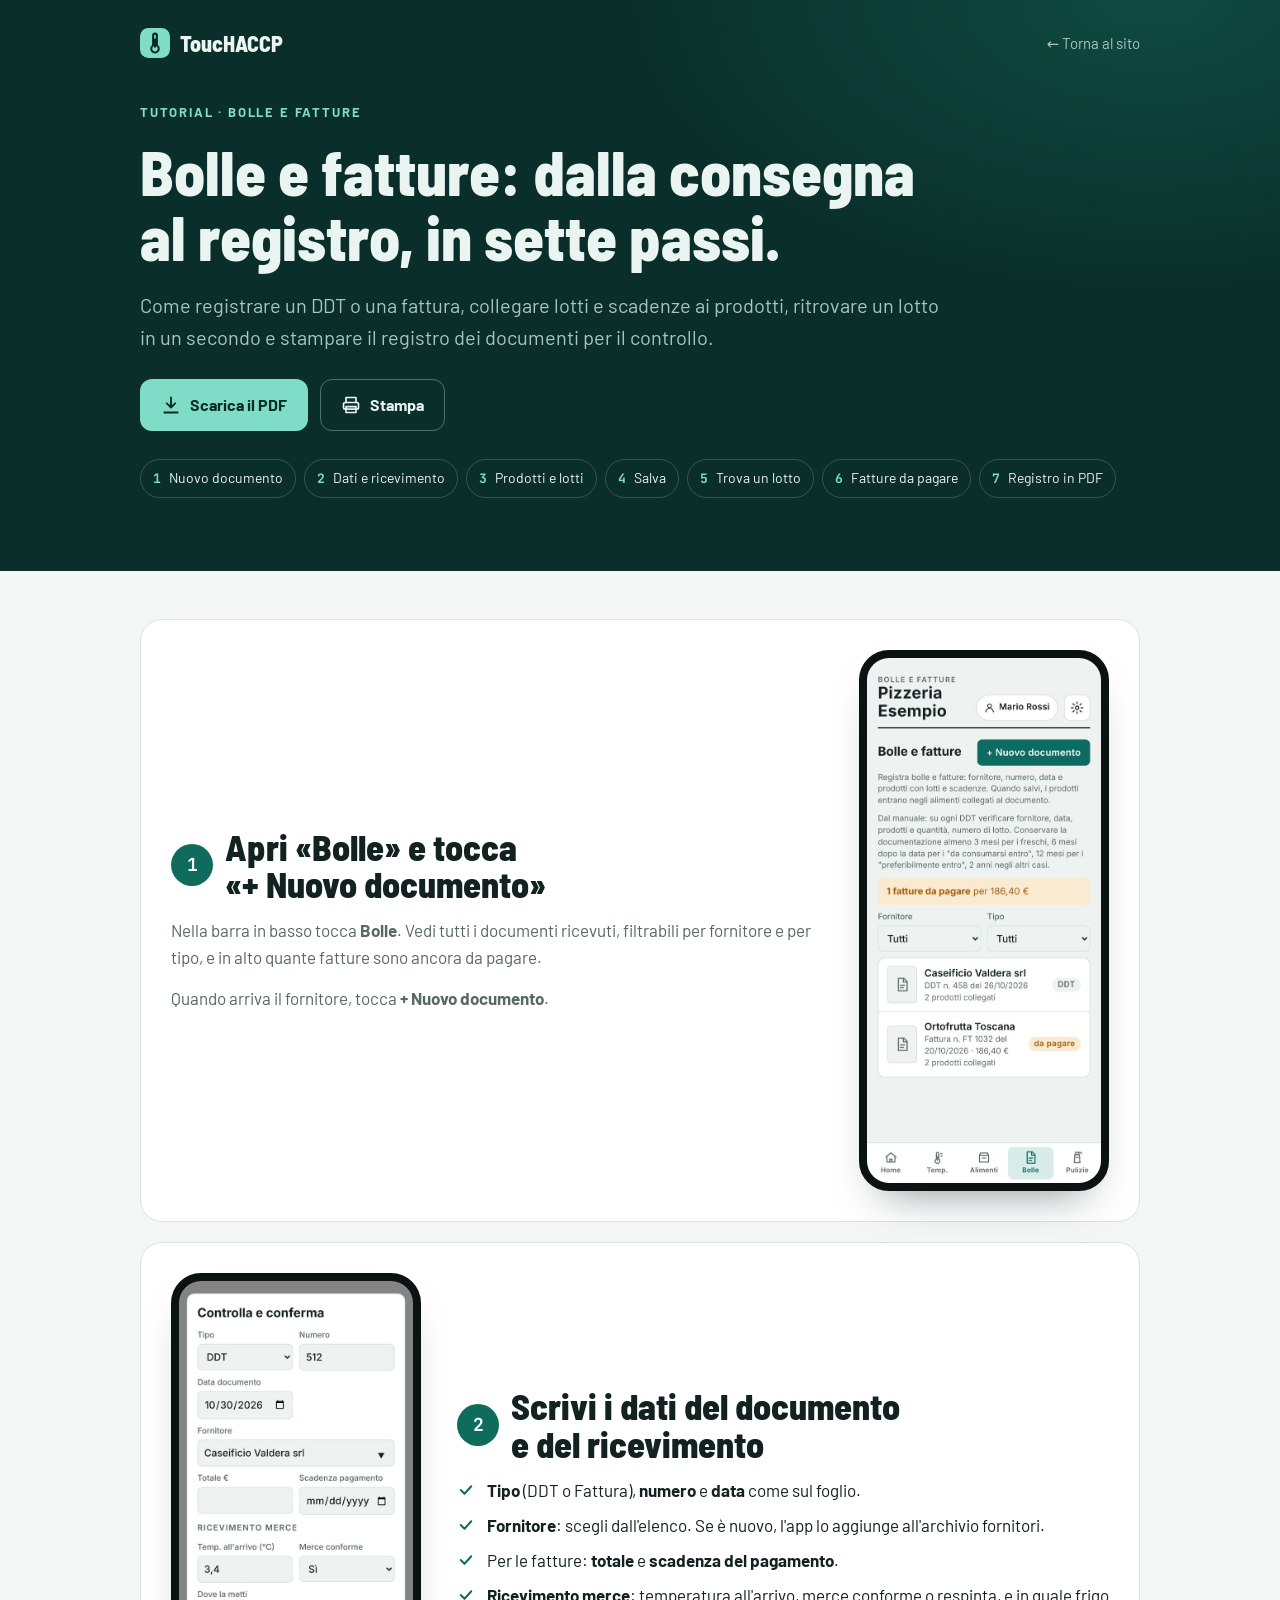
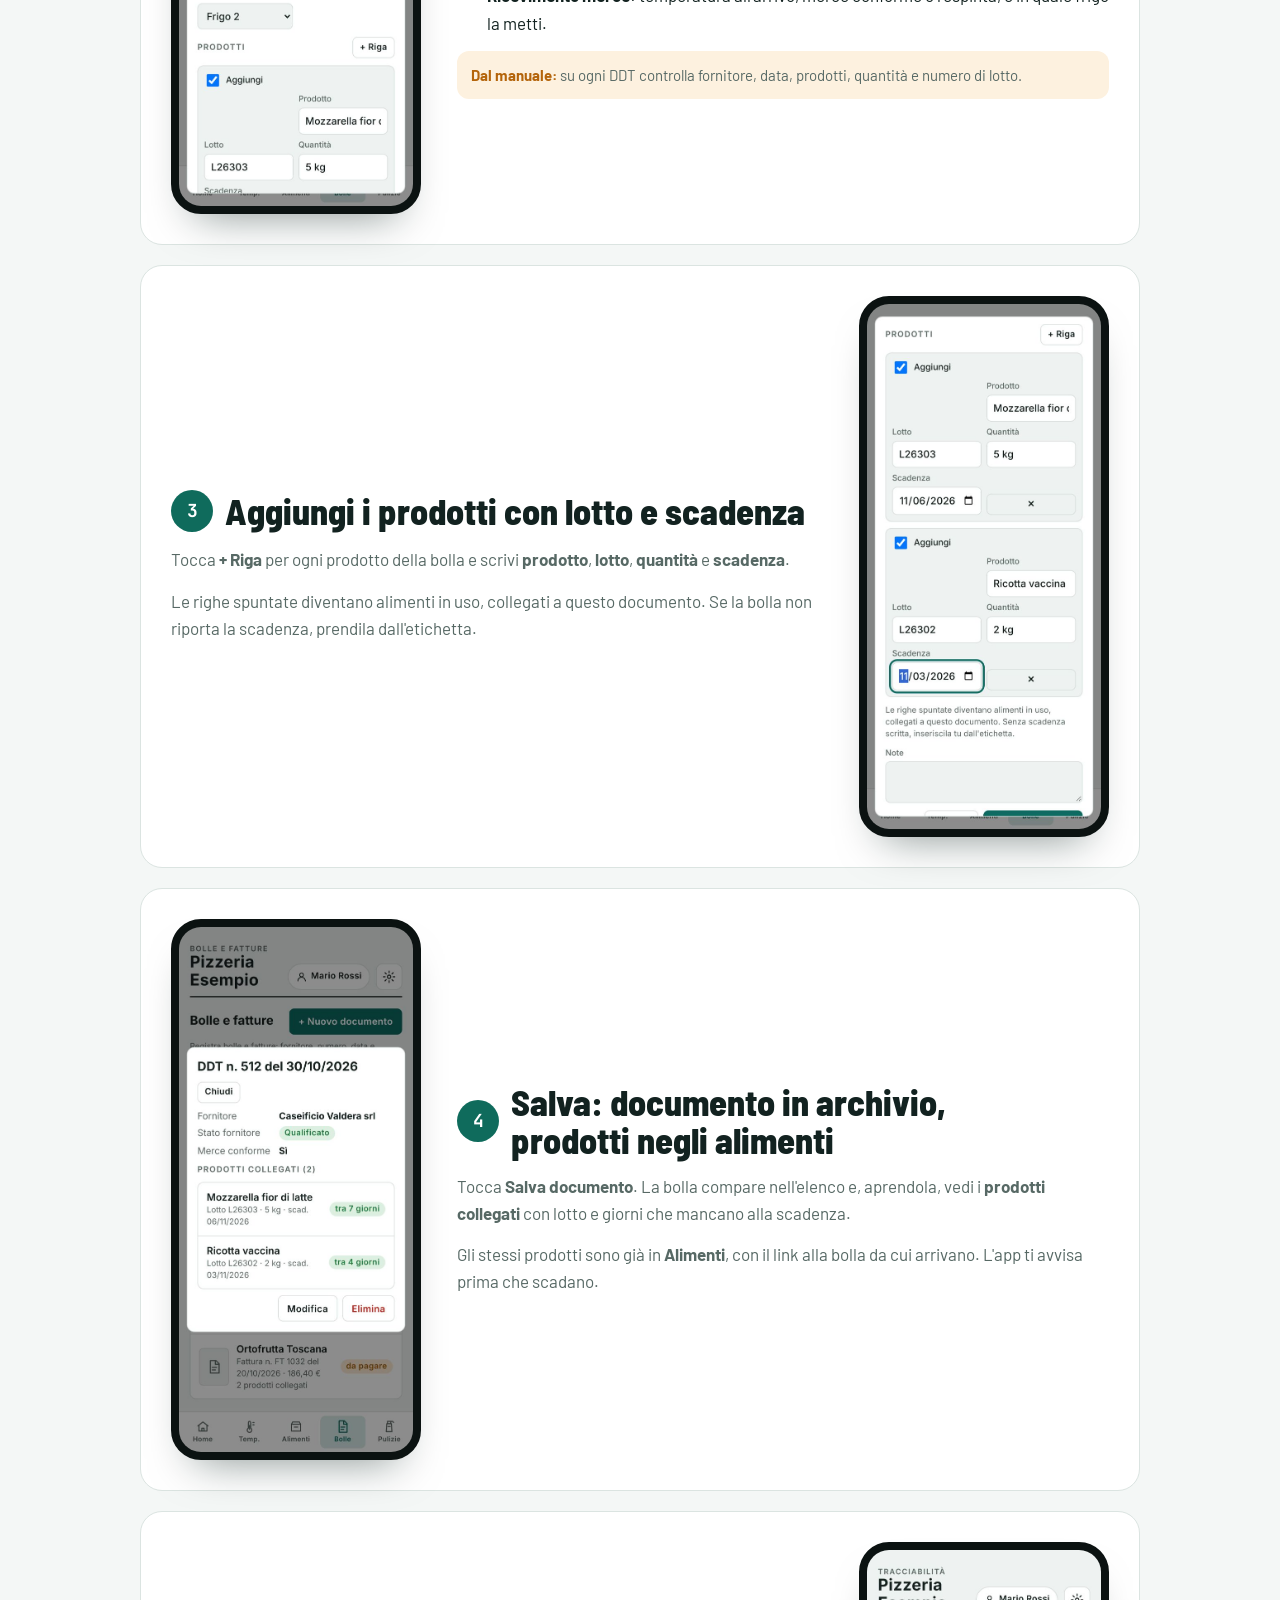
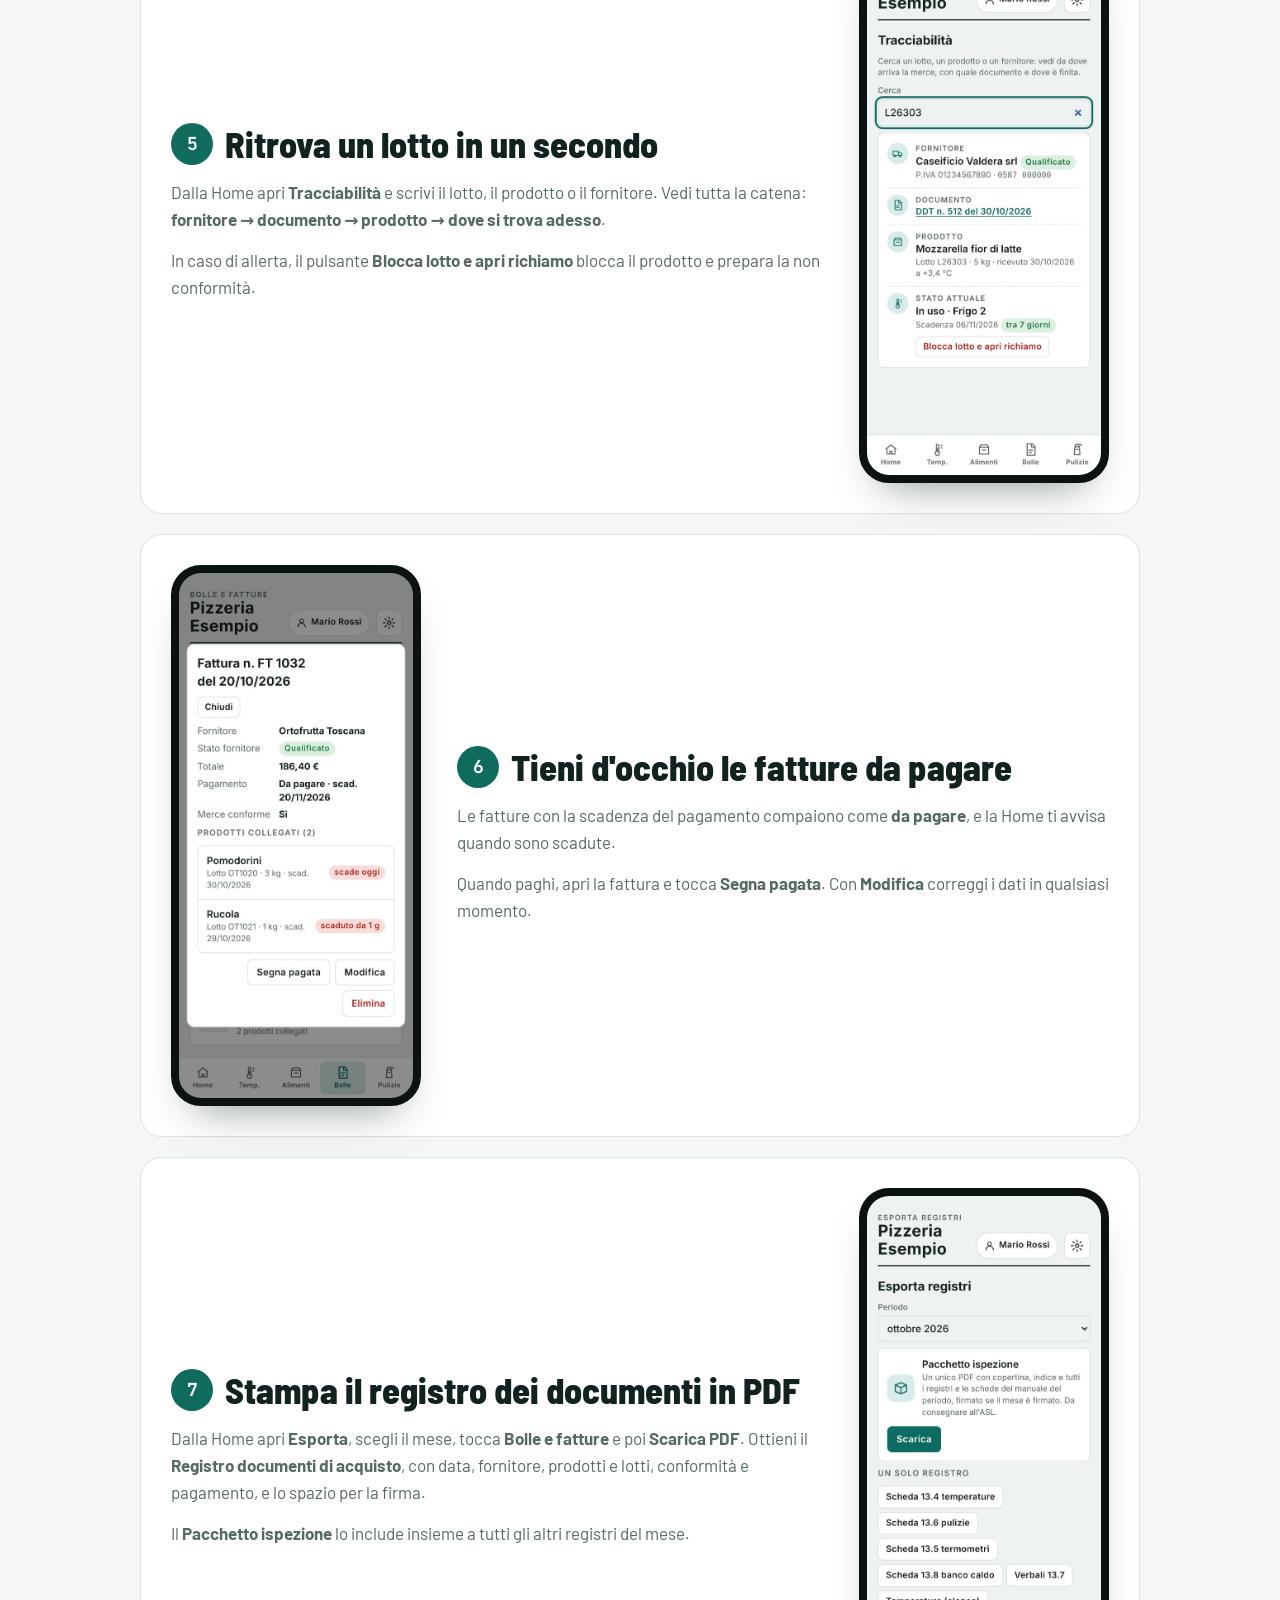
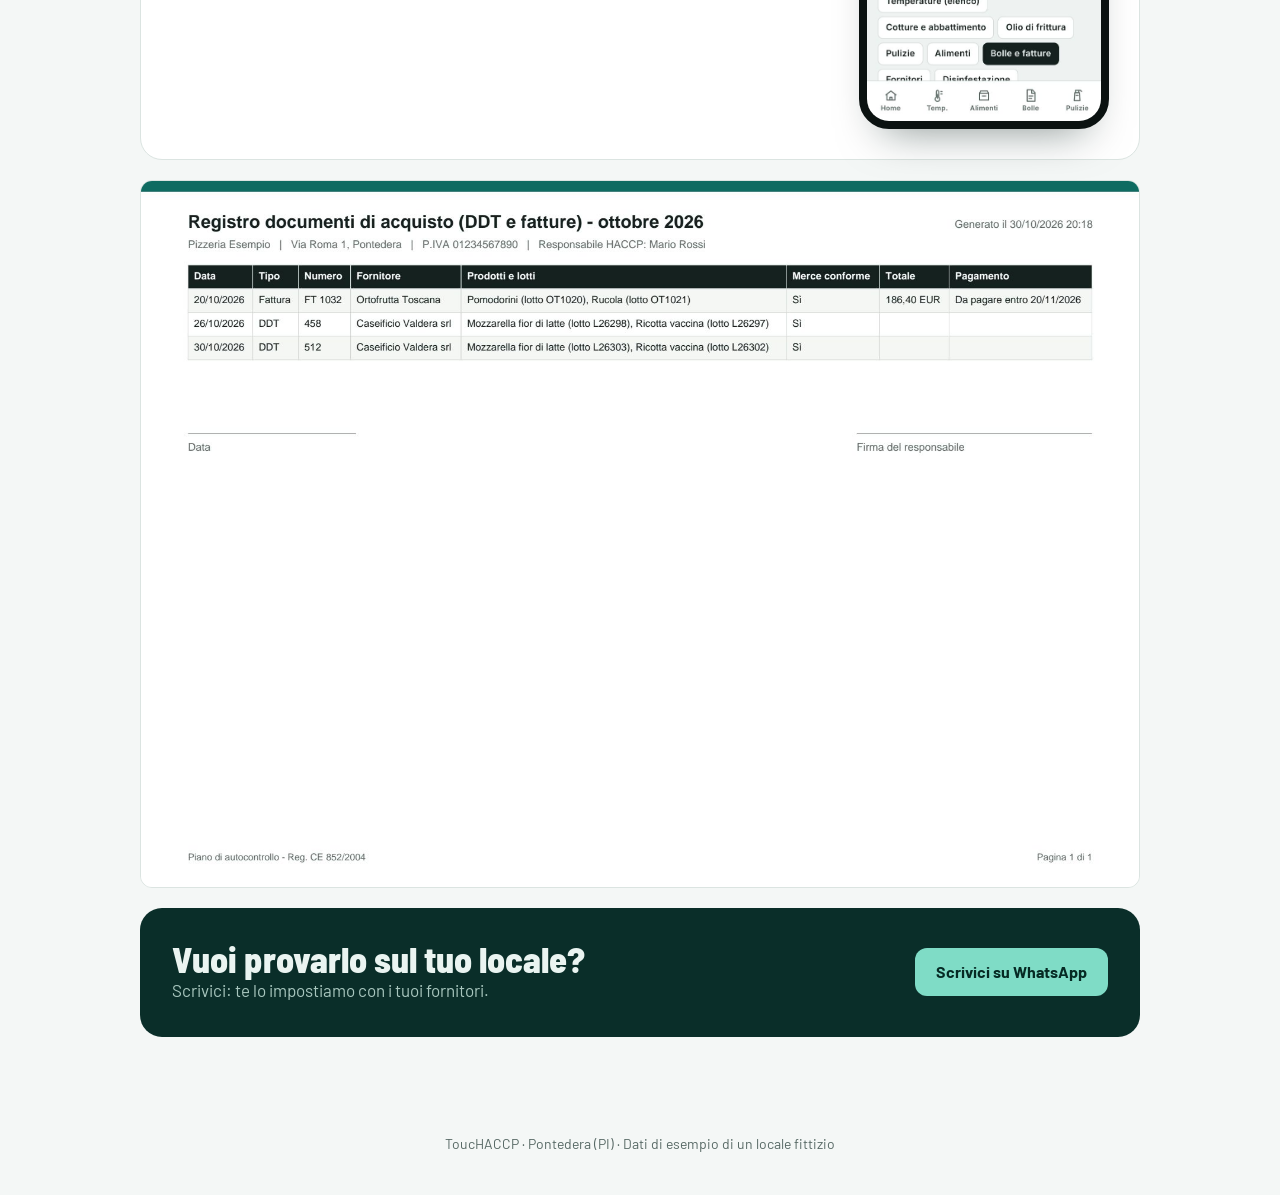
<file: haccp-pocket/bolle-fatture/index.html>
<!doctype html>
<html lang="it">
<head>
<meta charset="utf-8">
<meta name="viewport" content="width=device-width,initial-scale=1,viewport-fit=cover">
<title>Bolle e fatture · ToucHACCP</title>
<meta name="description" content="Tutorial ToucHACCP: come registrare bolle (DDT) e fatture, collegare lotti e scadenze, ritrovare un lotto e stampare il registro in PDF.">
<link rel="preconnect" href="https://fonts.googleapis.com">
<link rel="stylesheet" href="https://fonts.googleapis.com/css2?family=Barlow+Semi+Condensed:wght@600;700;800&family=Barlow:wght@400;500;600;700&family=JetBrains+Mono:wght@500;700&display=swap">
<link rel="icon" href="../icon-192.png">
<style>
/* Layout: guida passo passo — testata scura con i pulsanti PDF/Stampa, poi passi numerati testo + telefono alternati; in stampa due passi per pagina */
:root{
  --bg:#f4f7f6; --surface:#ffffff; --ink:#122220; --muted:#576965; --line:#dbe4e1;
  --accent:#0f6b5c; --accent-ink:#ffffff; --accent-soft:#e0efeb;
  --deep:#0a2e29; --deep-2:#0f4a41; --on-deep:#eaf4f1; --on-deep-muted:#a8c6be; --mint:#7fdcc6;
  --warn:#b4640a; --warn-soft:#fdf1df;
  --f-display:"Barlow Semi Condensed","Arial Narrow",system-ui,sans-serif;
  --f-body:"Barlow",system-ui,-apple-system,"Segoe UI",sans-serif;
  --f-num:"JetBrains Mono",ui-monospace,Menlo,Consolas,monospace;
}
@media (prefers-color-scheme:dark){:root:not([data-theme="light"]){
  --bg:#0d1514; --surface:#15201e; --ink:#e5eeeb; --muted:#9fb3ae; --line:#263a36;
  --accent:#3fb39c; --accent-ink:#04201b; --accent-soft:#16352f;
  --deep:#061614; --deep-2:#0b2b26; --on-deep:#e5eeeb; --on-deep-muted:#93b3ab; --mint:#7fdcc6;
  --warn:#f0b35a; --warn-soft:#38280e; color-scheme:dark}}
:root[data-theme="dark"]{
  --bg:#0d1514; --surface:#15201e; --ink:#e5eeeb; --muted:#9fb3ae; --line:#263a36;
  --accent:#3fb39c; --accent-ink:#04201b; --accent-soft:#16352f;
  --deep:#061614; --deep-2:#0b2b26; --on-deep:#e5eeeb; --on-deep-muted:#93b3ab; --mint:#7fdcc6;
  --warn:#f0b35a; --warn-soft:#38280e; color-scheme:dark}
*{box-sizing:border-box}
body{margin:0;background:var(--bg);color:var(--ink);font:400 17px/1.6 var(--f-body)}
a{color:inherit}img{max-width:100%}
.wrap{max-width:1040px;margin:0 auto;padding-left:max(20px,env(safe-area-inset-left,0px));padding-right:max(20px,env(safe-area-inset-right,0px))}
h1,h2,h3{font-family:var(--f-display);line-height:1.05;margin:0;text-wrap:balance}
h1{font-size:clamp(38px,5.4vw,62px);font-weight:800}
h2{font-size:clamp(26px,3.2vw,36px);font-weight:800}
p{margin:0}
.eyebrow{font:700 13px/1 var(--f-body);letter-spacing:.14em;text-transform:uppercase;color:var(--accent)}
.num{font-family:var(--f-num);font-variant-numeric:tabular-nums}

.hero{background:radial-gradient(900px 500px at 90% 0%,var(--deep-2),transparent 60%),var(--deep);color:var(--on-deep)}
.hero .wrap{padding-block:28px 56px;display:flex;flex-direction:column;gap:20px}
.bar{display:flex;align-items:center;justify-content:space-between;gap:12px;flex-wrap:wrap}
.brand{display:flex;align-items:center;gap:10px;font:800 22px/1 var(--f-display);text-decoration:none;color:var(--on-deep)}
.brand svg{width:30px;height:30px}
.back{font-size:15px;color:var(--on-deep-muted);text-decoration:none}
.back:hover{color:var(--on-deep)}
.hero .eyebrow{color:var(--mint);margin-top:28px}
.hero p.lead{font-size:20px;color:var(--on-deep-muted);max-width:40em}
.btns{display:flex;flex-wrap:wrap;gap:12px;margin-top:6px}
.btn{display:inline-flex;align-items:center;gap:9px;font:700 16px/1 var(--f-body);text-decoration:none;border-radius:12px;padding:15px 20px;border:1.5px solid transparent;cursor:pointer;background:none}
.btn svg{width:20px;height:20px}
.btn-pri{background:var(--mint);color:#062a24}
.btn-ghost{border-color:rgba(255,255,255,.3);color:var(--on-deep)}
.btn:focus-visible,a:focus-visible{outline:3px solid var(--mint);outline-offset:3px}
.toc{display:flex;flex-wrap:wrap;gap:8px;margin-top:8px;padding:0;list-style:none}
.toc a{display:inline-flex;gap:8px;align-items:center;text-decoration:none;font-size:14px;color:var(--on-deep);border:1px solid rgba(255,255,255,.18);border-radius:999px;padding:7px 12px}
.toc b{font:700 13px/1 var(--f-num);color:var(--mint)}

main .wrap{display:flex;flex-direction:column;gap:20px;padding-block:48px 72px}
.step{background:var(--surface);border:1px solid var(--line);border-radius:22px;padding:30px;display:grid;grid-template-columns:minmax(0,1fr) 250px;gap:36px;align-items:center;scroll-margin-top:16px}
.step:nth-child(even){grid-template-columns:250px minmax(0,1fr)}
.step:nth-child(even) .fig{order:-1}
.txt{display:flex;flex-direction:column;gap:14px;min-width:0}
.n{display:flex;align-items:center;gap:12px}
.n span{width:42px;height:42px;border-radius:50%;background:var(--accent);color:var(--accent-ink);display:grid;place-items:center;font:700 18px/1 var(--f-num);flex:none}
.txt p{color:var(--muted)}
.txt ul{margin:0;padding:0;list-style:none;display:flex;flex-direction:column;gap:8px}
.txt li{display:grid;grid-template-columns:22px minmax(0,1fr);gap:8px}
.txt li svg{width:18px;height:18px;color:var(--accent);margin-top:4px}
.tip{background:var(--warn-soft);color:var(--ink);border-radius:12px;padding:12px 14px;font-size:15px}
.tip b{color:var(--warn)}
.fig{display:flex;justify-content:center}
.ph{width:100%;max-width:250px;aspect-ratio:585/1266;border-radius:30px;border:8px solid #0b1211;background:#0b1211;overflow:hidden;box-shadow:0 24px 44px -24px rgba(6,30,26,.5)}
.ph img{display:block;width:100%;height:100%;object-fit:cover}
.pdfdoc{border:1px solid var(--line);border-radius:12px;overflow:hidden;background:#fff}
.pdfdoc img{display:block;width:100%;height:auto}
.step.wide{grid-template-columns:minmax(0,1fr) 250px}
.end{background:var(--deep);color:var(--on-deep);border-radius:22px;padding:32px;display:flex;flex-wrap:wrap;gap:20px;align-items:center;justify-content:space-between}
.end p{color:var(--on-deep-muted)}
footer{padding-block:24px 40px;font-size:14px;color:var(--muted);text-align:center}

@media (max-width:760px){
  .step,.step:nth-child(even),.step.wide{grid-template-columns:1fr;padding:22px;gap:22px}
  .step:nth-child(even) .fig{order:0}
  .ph{max-width:230px}
}
@media print{
  @page{size:A4;margin:12mm}
  body{background:#fff;font-size:12pt}
  .hero{background:#0a2e29!important;-webkit-print-color-adjust:exact;print-color-adjust:exact}
  .btns,.back,.toc{display:none}
  .hero .wrap{padding-block:18px 26px}
  main .wrap{padding-block:16px;gap:14px}
  .step{break-inside:avoid;box-shadow:none;padding:16px 20px;gap:20px;grid-template-columns:minmax(0,1fr) 170px}
  .step:nth-child(even){grid-template-columns:170px minmax(0,1fr)}
  .ph{max-width:170px;border-width:5px;border-radius:20px;box-shadow:none}
  .end{display:none}
  .step:nth-child(even) .fig{order:-1}
  .step.wide{grid-template-columns:minmax(0,1fr) 170px}
  .pdfdoc{break-inside:avoid}
  h2{font-size:22pt}
  *{-webkit-print-color-adjust:exact;print-color-adjust:exact}
}
</style>
</head>
<body>

<header class="hero">
  <div class="wrap">
    <div class="bar">
      <a class="brand" href="../"><svg viewBox="0 0 32 32" aria-hidden="true"><rect width="32" height="32" rx="9" fill="#7fdcc6"/><path d="M18 18.6V8a2 2 0 1 0-4 0v10.6a4 4 0 1 0 4 0Z" fill="none" stroke="#062a24" stroke-width="2.2"/><path d="M16 12v8" stroke="#062a24" stroke-width="2.2" stroke-linecap="round"/></svg>ToucHACCP</a>
      <a class="back" href="../">← Torna al sito</a>
    </div>
    <span class="eyebrow">Tutorial · Bolle e fatture</span>
    <h1>Bolle e fatture: dalla consegna al registro, in sette passi.</h1>
    <p class="lead">Come registrare un DDT o una fattura, collegare lotti e scadenze ai prodotti, ritrovare un lotto in un secondo e stampare il registro dei documenti per il controllo.</p>
    <div class="btns">
      <a class="btn btn-pri" href="Tutorial-bolle-e-fatture.pdf" download="Tutorial-bolle-e-fatture.pdf"><svg viewBox="0 0 24 24" fill="none" stroke="currentColor" stroke-width="2.2" stroke-linecap="round" stroke-linejoin="round"><path d="M12 3v12M7 10l5 5 5-5"/><path d="M4 21h16"/></svg>Scarica il PDF</a>
      <button class="btn btn-ghost" type="button" id="stampa"><svg viewBox="0 0 24 24" fill="none" stroke="currentColor" stroke-width="2" stroke-linecap="round" stroke-linejoin="round"><path d="M6 9V3h12v6"/><rect x="3" y="9" width="18" height="8" rx="2"/><path d="M6 14h12v7H6z"/></svg>Stampa</button>
    </div>
    <ol class="toc">
      <li><a href="#p1"><b>1</b>Nuovo documento</a></li><li><a href="#p2"><b>2</b>Dati e ricevimento</a></li><li><a href="#p3"><b>3</b>Prodotti e lotti</a></li><li><a href="#p4"><b>4</b>Salva</a></li><li><a href="#p5"><b>5</b>Trova un lotto</a></li><li><a href="#p6"><b>6</b>Fatture da pagare</a></li><li><a href="#p7"><b>7</b>Registro in PDF</a></li>
    </ol>
  </div>
</header>

<main>
  <div class="wrap">
    <article class="step" id="p1">
      <div class="txt">
        <div class="n"><span>1</span><h2>Apri «Bolle» e tocca «+ Nuovo documento»</h2></div>
        <p>Nella barra in basso tocca <b>Bolle</b>. Vedi tutti i documenti ricevuti, filtrabili per fornitore e per tipo, e in alto quante fatture sono ancora da pagare.</p>
        <p>Quando arriva il fornitore, tocca <b>+ Nuovo documento</b>.</p>
      </div>
      <div class="fig"><div class="ph"><img src="d1-elenco.jpg" alt="Schermata Bolle e fatture con l'elenco dei documenti e il pulsante Nuovo documento" width="585" height="1266"></div></div>
    </article>

    <article class="step" id="p2">
      <div class="txt">
        <div class="n"><span>2</span><h2>Scrivi i dati del documento e del ricevimento</h2></div>
        <ul>
          <li><svg viewBox="0 0 24 24" fill="none" stroke="currentColor" stroke-width="2.6" stroke-linecap="round" stroke-linejoin="round"><path d="m5 12 5 5 9-10"/></svg><span><b>Tipo</b> (DDT o Fattura), <b>numero</b> e <b>data</b> come sul foglio.</span></li>
          <li><svg viewBox="0 0 24 24" fill="none" stroke="currentColor" stroke-width="2.6" stroke-linecap="round" stroke-linejoin="round"><path d="m5 12 5 5 9-10"/></svg><span><b>Fornitore</b>: scegli dall'elenco. Se è nuovo, l'app lo aggiunge all'archivio fornitori.</span></li>
          <li><svg viewBox="0 0 24 24" fill="none" stroke="currentColor" stroke-width="2.6" stroke-linecap="round" stroke-linejoin="round"><path d="m5 12 5 5 9-10"/></svg><span>Per le fatture: <b>totale</b> e <b>scadenza del pagamento</b>.</span></li>
          <li><svg viewBox="0 0 24 24" fill="none" stroke="currentColor" stroke-width="2.6" stroke-linecap="round" stroke-linejoin="round"><path d="m5 12 5 5 9-10"/></svg><span><b>Ricevimento merce</b>: temperatura all'arrivo, merce conforme o respinta, e in quale frigo la metti.</span></li>
        </ul>
        <p class="tip"><b>Dal manuale:</b> su ogni DDT controlla fornitore, data, prodotti, quantità e numero di lotto.</p>
      </div>
      <div class="fig"><div class="ph"><img src="d2-dati.jpg" alt="Modulo Controlla e conferma con tipo, numero, data, fornitore e ricevimento merce" width="585" height="1266" loading="lazy"></div></div>
    </article>

    <article class="step" id="p3">
      <div class="txt">
        <div class="n"><span>3</span><h2>Aggiungi i prodotti con lotto e scadenza</h2></div>
        <p>Tocca <b>+ Riga</b> per ogni prodotto della bolla e scrivi <b>prodotto</b>, <b>lotto</b>, <b>quantità</b> e <b>scadenza</b>.</p>
        <p>Le righe spuntate diventano alimenti in uso, collegati a questo documento. Se la bolla non riporta la scadenza, prendila dall'etichetta.</p>
      </div>
      <div class="fig"><div class="ph"><img src="d3-prodotti.jpg" alt="Righe prodotto con lotto, quantità e scadenza" width="585" height="1266" loading="lazy"></div></div>
    </article>

    <article class="step" id="p4">
      <div class="txt">
        <div class="n"><span>4</span><h2>Salva: documento in archivio, prodotti negli alimenti</h2></div>
        <p>Tocca <b>Salva documento</b>. La bolla compare nell'elenco e, aprendola, vedi i <b>prodotti collegati</b> con lotto e giorni che mancano alla scadenza.</p>
        <p>Gli stessi prodotti sono già in <b>Alimenti</b>, con il link alla bolla da cui arrivano. L'app ti avvisa prima che scadano.</p>
      </div>
      <div class="fig"><div class="ph"><img src="d5-dettaglio.jpg" alt="Dettaglio del DDT con i prodotti collegati e le scadenze" width="585" height="1266" loading="lazy"></div></div>
    </article>

    <article class="step" id="p5">
      <div class="txt">
        <div class="n"><span>5</span><h2>Ritrova un lotto in un secondo</h2></div>
        <p>Dalla Home apri <b>Tracciabilità</b> e scrivi il lotto, il prodotto o il fornitore. Vedi tutta la catena: <b>fornitore → documento → prodotto → dove si trova adesso</b>.</p>
        <p>In caso di allerta, il pulsante <b>Blocca lotto e apri richiamo</b> blocca il prodotto e prepara la non conformità.</p>
      </div>
      <div class="fig"><div class="ph"><img src="d7-tracciabilita.jpg" alt="Tracciabilità del lotto L26303 dal fornitore allo stato attuale" width="585" height="1266" loading="lazy"></div></div>
    </article>

    <article class="step" id="p6">
      <div class="txt">
        <div class="n"><span>6</span><h2>Tieni d'occhio le fatture da pagare</h2></div>
        <p>Le fatture con la scadenza del pagamento compaiono come <b>da pagare</b>, e la Home ti avvisa quando sono scadute.</p>
        <p>Quando paghi, apri la fattura e tocca <b>Segna pagata</b>. Con <b>Modifica</b> correggi i dati in qualsiasi momento.</p>
      </div>
      <div class="fig"><div class="ph"><img src="d8-fattura.jpg" alt="Fattura da pagare con il pulsante Segna pagata" width="585" height="1266" loading="lazy"></div></div>
    </article>

    <article class="step wide" id="p7">
      <div class="txt">
        <div class="n"><span>7</span><h2>Stampa il registro dei documenti in PDF</h2></div>
        <p>Dalla Home apri <b>Esporta</b>, scegli il mese, tocca <b>Bolle e fatture</b> e poi <b>Scarica PDF</b>. Ottieni il <b>Registro documenti di acquisto</b>, con data, fornitore, prodotti e lotti, conformità e pagamento, e lo spazio per la firma.</p>
        <p>Il <b>Pacchetto ispezione</b> lo include insieme a tutti gli altri registri del mese.</p>
      </div>
      <div class="fig"><div class="ph"><img src="d9-esporta.jpg" alt="Schermata Esporta registri con Bolle e fatture selezionato" width="585" height="1266" loading="lazy"></div></div>

    </article>
      <div class="pdfdoc" aria-label="Esempio di registro in PDF"><img src="registro.jpg" alt="Esempio del PDF Registro documenti di acquisto (DDT e fatture) di ottobre 2026" width="1684" height="1191" loading="lazy"></div>

    <div class="end">
      <div><h2>Vuoi provarlo sul tuo locale?</h2><p>Scrivici: te lo impostiamo con i tuoi fornitori.</p></div>
      <a class="btn btn-pri" href="https://wa.me/393206111356?text=Ciao%20Andrea%2C%20vorrei%20provare%20ToucHACCP" target="_blank" rel="noopener">Scrivici su WhatsApp</a>
    </div>
  </div>
</main>
<footer>ToucHACCP · Pontedera (PI) · Dati di esempio di un locale fittizio</footer>
<script>
document.getElementById("stampa").addEventListener("click",function(){try{window.print()}catch(e){}});
</script>

</body>
</html>
</file>
